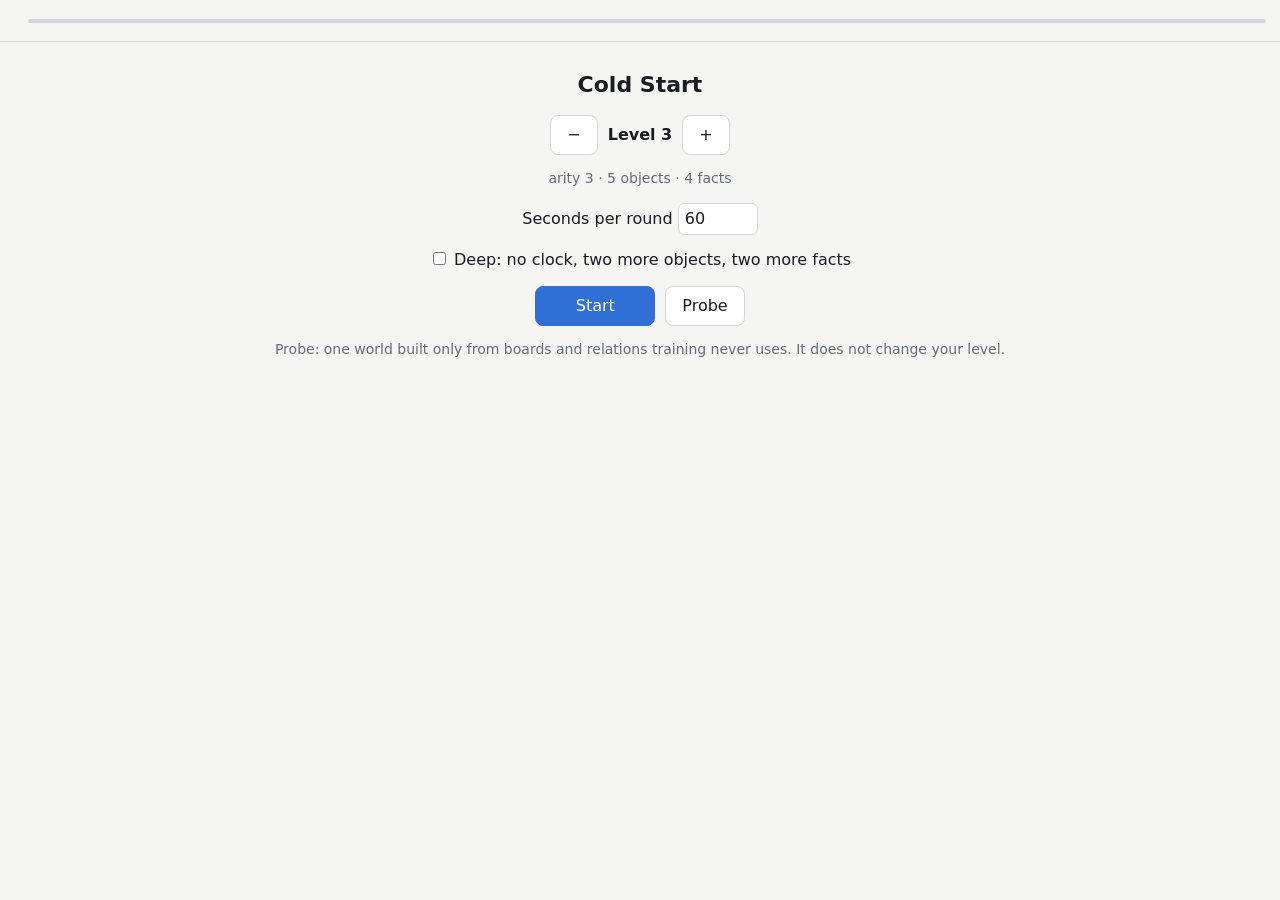
<file: coldstart/index.html>
<!doctype html>
<html lang="en">
<head>
<meta charset="utf-8">
<meta name="viewport" content="width=device-width,initial-scale=1">
<title>Cold Start</title>
<link rel="icon" href="data:,">
<style>
:root{--bg:#14161a;--fg:#e8e8ea;--mut:#8a8f98;--line:#2c3038;--card:#1c1f25;--acc:#6ea8fe;--ok:#4cc38a;--no:#f0616d}
@media (prefers-color-scheme:light){:root{--bg:#f5f5f3;--fg:#1a1c20;--mut:#676c75;--line:#d5d6da;--card:#fff;--acc:#2f6fd6;--ok:#1b8f58;--no:#cf3347}}
*{box-sizing:border-box}
body{margin:0;background:var(--bg);color:var(--fg);font:16px/1.4 system-ui,sans-serif}
#top{display:flex;gap:14px;align-items:center;padding:8px 14px;border-bottom:1px solid var(--line);font-size:14px;color:var(--mut);min-height:42px}
#clock{flex:1;height:4px;background:var(--line);border-radius:2px;overflow:hidden}
#clock i{display:block;height:100%;width:0;background:var(--acc)}
#end{display:none;padding:3px 10px;font-size:13px}
.run #end{display:block}
#stage{max-width:880px;margin:0 auto;padding:18px 14px 60px;display:flex;flex-direction:column;align-items:center;gap:14px}
h1{font-size:22px;margin:10px 0 0}
button{font:inherit;color:var(--fg);background:var(--card);border:1px solid var(--line);border-radius:8px;padding:8px 16px;cursor:pointer}
button.go{background:var(--acc);border-color:var(--acc);color:#fff;min-width:120px}
input[type=number]{font:inherit;width:5em;padding:4px 6px;border:1px solid var(--line);border-radius:6px;background:var(--card);color:var(--fg)}
.row{display:flex;gap:10px;align-items:center;flex-wrap:wrap;justify-content:center}
.cap{color:var(--mut);font-size:14px;text-align:center}
.big{font-size:40px;font-weight:600}
.facts{display:flex;flex-direction:column;gap:6px;align-items:flex-start}
.st{display:inline-flex;align-items:center;gap:5px;padding:4px 8px;border:1px solid var(--line);border-radius:8px;background:var(--card)}
.st.bad{border-color:var(--no)}
.gl{fill:var(--fg);margin-right:4px}
.tok{display:block;border-radius:5px}
.ok{color:var(--ok)}.no{color:var(--no)}
.ask{display:flex;align-items:center;gap:8px;font-size:22px}
.cards{display:flex;flex-wrap:wrap;gap:12px;justify-content:center}
.card{display:flex;flex-direction:column;align-items:center;gap:8px;padding:10px;border:1px solid var(--line);border-radius:10px}
.board{max-width:100%;height:auto}
.slot{fill:var(--card);stroke:var(--mut);stroke-width:1.5;cursor:pointer}
.edge{stroke:var(--mut);stroke-width:3;opacity:.6}
.arrow{fill:none;stroke:var(--acc);stroke-width:2.5}
.tray{display:flex;gap:8px;flex-wrap:wrap;justify-content:center;min-height:54px;margin-bottom:8px}
.tray button{padding:5px}
.tray button.sel{border-color:var(--acc);box-shadow:0 0 0 2px var(--acc)}
#b{display:flex;flex-direction:column;align-items:center}
#c{display:flex;flex-direction:column;gap:8px;align-items:flex-start}
.chips{display:inline-flex;gap:6px}
.chips button{padding:5px 12px}
.chips button.on{border-color:var(--acc);box-shadow:0 0 0 2px var(--acc)}
.hist{font-size:13px;color:var(--mut);text-align:center;line-height:1.7}
</style>
</head>
<body>
<div id="top"><span id="info"></span><div id="clock"><i></i></div><button id="end">End</button></div>
<div id="stage"></div>
<script src="engine.js"></script>
<script src="app.js"></script>
</body>
</html>
</file>
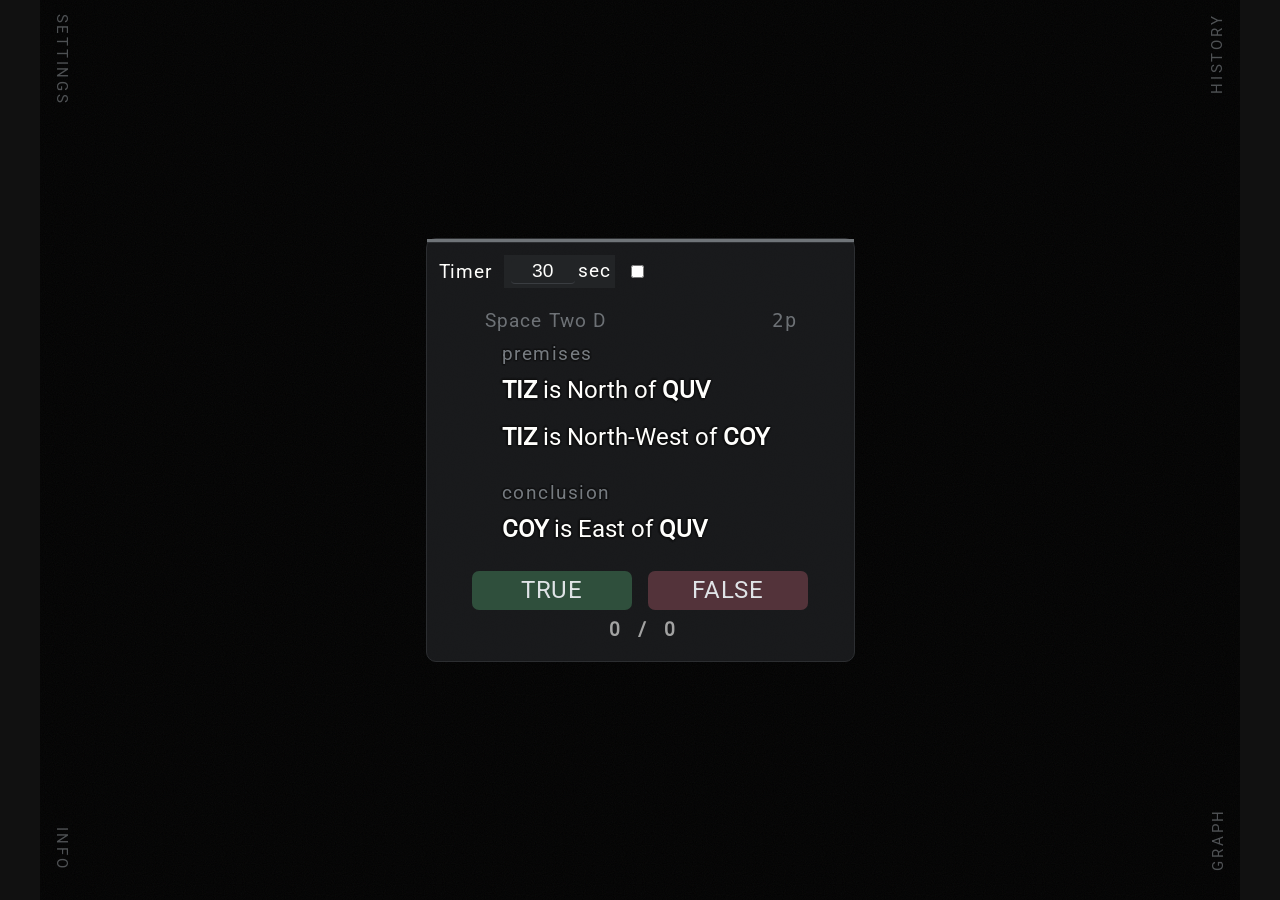
<file: Syllogimous-v3-main/index.html>
<!DOCTYPE html>
<html>
	<head>
		<meta charset="UTF-8">
		<title>Syllogimous Arity</title>
		<meta name="viewport" content="width=device-width, initial-scale=1.0">
		<!-- ios support -->
		<link rel="apple-touch-icon" href="icons/icon-72x72.png" />
		<link rel="apple-touch-icon" href="icons/icon-96x96.png" />
		<link rel="apple-touch-icon" href="icons/icon-128x128.png" />
		<link rel="apple-touch-icon" href="icons/icon-144x144.png" />
		<link rel="apple-touch-icon" href="icons/icon-152x152.png" />
		<link rel="apple-touch-icon" href="icons/icon-192x192.png" />
		<link rel="apple-touch-icon" href="icons/icon-384x384.png" />
		<link rel="apple-touch-icon" href="icons/icon-512x512.png" />
		<meta name="apple-mobile-web-app-status-bar" content="#2bdef9" />
		<meta name="theme-color" content="#2bdef9" />

		<link rel="icon" type="image/png" href="favicon.png">
		<link rel="stylesheet" href="css/codec.css">
		<link rel="stylesheet" href="fonts/cool/coolicons.css">
		<link rel="stylesheet" href="css/styles.css">
		<link rel="stylesheet" href="css/arity.css">
		<link rel="stylesheet" href="css/minimal.css">
		<link rel="stylesheet" href="css/explain.css">
		<style id="live-styles"></style>
	</head>
	<body>
		<div class="feedback feedback--wrong">
			<span>WRONG</span>
			<div class="line"></div>
			<div class="noise-bg"></div>
		</div>

		<div class="feedback feedback--missed">
			<span>MISSED</span>
			<div class="line"></div>
			<div class="noise-bg"></div>
		</div>

		<div class="feedback feedback--right">
			<span>RIGHT</span>
			<div class="line"></div>
			<div class="noise-bg"></div>
		</div>

		<div class="main-view">

			<input id="offcanvas-settings"
				   type="checkbox"
				   hidden>
			<div id="sidebar-settings" class="offcanvas offcanvas--left">
				<div class="offcanvas-body ffmono">
					<div style="direction: ltr;">
						<div class="mb-1"></div>
						<div class="mb-1">
							<span class="mb-05">Current Profile</span>
							<div class="profile-container">
							  <div class="profile-dropdown">
							    <input type="text" class="profile-input" id="profile-input" placeholder="">
							    <span class="profile-arrow" id="profile-arrow">▼</span>
							    <div class="profile-list" id="profile-list">
							    </div>
								</div>
								<div class="profile-plus" id="profile-plus">+</div>
								<div class="profile-share" id="profile-share"><span class="icon"><i class="ci-Share_iOS_Export"></i></span><span class="text">Share</span></div>
								<div class="profile-copied" id="profile-copied">URL copied to clipboard</div>
							</div>
						</div>
						<div class="set-sec">Difficulty</div>
						<div class="mb-2">
							<div class="inline-input__outer big-input">
								Global Premises
								<span class="inline-input__inner">
									<input id="p-5" type="number" min="1" max="100" value="2" style="width: 5ch">qty
								</span>
							</div>
						</div>
						<div class="mb-2">
							<div class="inline-input__outer big-input">
								Arity
								<div class="tooltip-container" tabindex="0">
									?
									<div class="tooltip-text">
										How many terms one premise<br>
										binds at once. Every relation<br>
										type and every answer format<br>
										has them.<br>
										<br>
										2: classic (A is left of B)<br>
										3: + "A is between B and C",<br>
										"A requires B or C",<br>
										"A is level with B or C"<br>
										4: + "A is left of B exactly<br>
										when C is left of D", "Exactly 2<br>
										of B, C and D are same as A",<br>
										"1 A and 2 B balance 3 C"<br>
										5: + "Exactly one of A, B and C<br>
										is between D and E", "Exactly<br>
										2 of B, C, D and E are left<br>
										of A"<br>
										<br>
										At 3+ the conclusion always<br>
										needs a top-arity premise<br>
										that can't be looked up in<br>
										pieces, and can't be reached<br>
										without it. The dial doesn't<br>
										change the time limit.<br>
										Analogy and Mapping stop at<br>
										4; the label shows the arity<br>
										an item really has.<br>
										<br>
										Difference, Intervals and<br>
										Perspective bring their own:<br>
										sums against sums, spans<br>
										between spans, and counts<br>
										and orders seen from one<br>
										term's point of view.<br>
									</div>
								</div>
								<span class="inline-input__inner">
									<select id="p-100" class="form-select ffmono">
										<option value="2">2 classic</option>
										<option value="3">3 ternary</option>
										<option value="4">4 quaternary</option>
										<option value="5">5 quinary</option>
									</select>
								</span>
							</div>
						</div>
						<div class="set-sec">Item modes</div>
						<div class="mb-1">
							<div class="ctrl__inner">
								<div>
									<input hidden id="p-113" type="checkbox">
									<label class="switch" for="p-113"></label>
								</div>
								<label for="p-113" style="max-width: 170px;">Interrogate</label>
								<div class="tooltip-container" tabindex="0">
									?
									<div class="tooltip-text">
										A true/false item tells you<br>
										which pair it cares about, so<br>
										one chain is all you ever<br>
										have to work out.<br>
										<br>
										Here it does not. You study<br>
										the premises, hide them, and<br>
										only then are asked several<br>
										things about different parts<br>
										of the arrangement. They do<br>
										not come back.<br>
										<br>
										Each answer is must be true,<br>
										can't be true, or can't tell,<br>
										so one arrangement that fits<br>
										is not enough — you need what<br>
										every arrangement that fits<br>
										agrees on.<br>
										<br>
										Each answer counts toward the<br>
										level: two of three right is<br>
										worth two thirds. Only a clean<br>
										sweep counts as right.<br>
										<br>
										The clock is the item's usual<br>
										one. It covers the study and<br>
										stops when you hide the<br>
										premises.<br>
									</div>
								</div>
							</div>
							<ul class="explainer">
								<li>Rides items built on the arity engine: every type at arity 3+, and Ring, Hierarchy, Mapping, Difference, Intervals and Perspective at any setting</li>
							</ul>
							<div class="multi-input">
								<span class="single-input">
									How often
									<span class="inline-premise-spinner"><input id="p-114" type="number" placeholder="" min="0" max="100" value="35" style="width: 5ch">%</span>
								</span>
								<span class="single-input">
									Questions
									<span class="inline-premise-spinner"><input id="p-115" type="number" placeholder="" min="2" max="6" value="3" style="width: 5ch">each</span>
								</span>
							</div>
						</div>
					<div class="mb-1">
							<div class="ctrl__inner">
								<div>
									<input hidden id="p-101" type="checkbox">
									<label class="switch" for="p-101"></label>
								</div>
								<label for="p-101" style="max-width: 170px;">Explain after a miss</label>
								<div class="tooltip-container" tabindex="0">
									?
									<div class="tooltip-text">
										After a wrong or timed-out<br>
										answer, show the premises<br>
										that settle it and the<br>
										hidden arrangement before<br>
										moving on.<br>
									</div>
								</div>
							</div>
						</div>
						<div class="set-sec">Progression</div>
						<div class="mb-1">
							<div class="ctrl__inner">
								<div>
									<input hidden id="p-41" type="checkbox">
									<label class="switch" for="p-41"></label>
								</div>
								<label for="p-41" style="max-width: 170px;">Enable Auto Progression</label>
								<div class="tooltip-container" tabindex="0">
									?
									<div class="tooltip-text">
										Every type has its own level<br>
										(premises and time) at each<br>
										arity.<br>
										<br>
										Up: a run of right answers in<br>
										a row (20) across everything,<br>
										each item at its own type's<br>
										level. One miss breaks it. The<br>
										types in the run that were<br>
										right 3+ times in a row at<br>
										their level go up.<br>
										<br>
										Down: 2 misses in a type's<br>
										last 8 items step that type<br>
										down, and only that type.<br>
										<br>
										Up adds a premise once the<br>
										time is within the budget per<br>
										premise; until then it takes<br>
										time off. Down adds time, then<br>
										drops a premise.<br>
										<br>
										Only applies when the<br>
										timer is active.<br>
									</div>
								</div>
								<span class="dropdown-settings">
									<a style="margin-left: 0.5rem;" id="progression-settings-button" class="settings-gear"><img src="img/gear-solid.svg" alt="Settings Icon" width="20" height="20"></a>
									<div id="progression-dropdown" class="dropdown">
										<div class="dropdown-item">
											Right in a row to level up
											<span class="inline-premise-spinner">
												<input id="p-49" type="number" placeholder="" value="20" min="5" max="50" style="width: 5ch">q
											</span>
										</div>
										<div class="dropdown-item">
											Time budget per premise
											<span class="inline-premise-spinner">
												<input id="p-42" type="number" placeholder="" value="10" min="1" max="60" style="width: 5ch">sec
											</span>
										</div>
										<div class="dropdown-item">
											Speed-up step
											<span class="inline-premise-spinner">
												<input id="p-68" type="number" placeholder="" value="5" min="1" max="50" style="width: 5ch">sec
											</span>
										</div>
										<div class="dropdown-item">
											Slow-down step
											<span class="inline-premise-spinner">
												<input id="p-69" type="number" placeholder="" value="5" min="1" max="50" style="width: 5ch">sec
											</span>
										</div>
									</div>
								</span>
							</div>
						</div>

						<div class="mb-2">
						  <div class="inline-input__outer">
								Progress Targets
								<div class="tooltip-container" tabindex="0">
								  ?
								  <div class="tooltip-text right">
										Set your daily and weekly<br>
										time targets for training.<br>
										Progress bars will show on<br>
										the sides of the screen.<br>
								  </div>
								</div>
						  </div>
						  <div class="multi-input">
								<span class="single-input">
								  Daily Target
								  <span class="inline-premise-spinner">
										<input id="p-63-optional" type="number" placeholder="" min="1" max="360" value="" style="width: 5ch">min
									</span>
								</span>
								<span class="single-input">
								  Weekly Target
								  <span class="inline-premise-spinner">
										<input id="p-64-optional" type="number" placeholder="" min="1" max="2500" value="" style="width: 6ch">min
									</span>
								</span>
						  </div>
						</div>

						<div class="set-sec">Stimuli</div>
						<div class="mb-1">
							<div class="ctrl__inner">
								<div>
									<input hidden id="p-20" type="checkbox" checked>
									<label class="switch" for="p-20"></label>
								</div>
								<label for="p-20">Use Nonsense Words</label>
							</div>
						</div>		
						<div class="mb-2" style="margin-left: 2rem;">
							<div class="inline-input__outer">
								Nonsense Word Length
								<span class="inline-input__inner">
									<input id="p-19" type="number" min="1" max="50" value="3" style="width: 5ch">
								</span>
							</div>
						</div>
						<div class="mb-1">
							<div class="ctrl__inner">
								<div>
									<input hidden id="p-27" type="checkbox">
									<label class="switch" for="p-27"></label>
								</div>
								<label for="p-27">Use Garbage Words</label>
							</div>
						</div>		
						<div class="mb-2" style="margin-left: 2rem;">
							<div class="inline-input__outer">
								Garbage Word Length
								<span class="inline-input__inner">
									<input id="p-26" type="number" min="1" max="50" value="3" style="width: 5ch">
								</span>
							</div>
						</div>
						<div class="mb-1">
							<div class="ctrl__inner">
								<div>
									<input hidden id="p-8" type="checkbox">
									<label class="switch" for="p-8"></label>
								</div>
								<label for="p-8">Use Meaningful Words</label>
							</div>							
						</div>								
						<div class="mb-2" style="margin-left: 2rem;">
							<div class="ctrl__outer">
								<div class="ctrl__inner">
									<div>
										<input hidden id="p-22" type="checkbox" checked>
										<label class="switch" for="p-22"></label>
									</div>
									<label for="p-22">Nouns</label>
								</div>
								<div class="ctrl__inner">
									<div>
										<input hidden id="p-23" type="checkbox">
										<label class="switch" for="p-23"></label>
									</div>
									<label for="p-23">Adjectives</label>
								</div>								
							</div>
						</div>
						<div class="mb-1">
							<div class="ctrl__inner">
								<div>
									<input hidden id="p-21" type="checkbox">
									<label class="switch" for="p-21"></label>
								</div>
								<label for="p-21">Use Emoji 🎉</label>
							</div>
						</div>
						<div class="mb-1">
							<div class="ctrl__inner">
								<div>
									<input hidden id="p-28" type="checkbox">
									<label class="switch" for="p-28"></label>
								</div>
								<label for="p-28">Use Voronoi Emoji <svg class="junk" width="50" height="50"><use xlink:href="#junk-0"></use></svg></label>
							</div>
						</div>
						<div class="mb-1">
							<div class="ctrl__inner">
								<div>
									<input hidden id="p-38" type="checkbox">
									<label class="switch" for="p-38"></label>
								</div>
								<label for="p-38">Use Visual Noise</label>
								<span class="inline-premise-spinner">
									<input id="p-39" type="number" placeholder="" value="5" min="1" max="25" style="width: 5ch">split
								</span>
							</div>
						</div>
						<div class="set-sec">Premises</div>
						<div class="mb-1">
							<div class="inline-input__outer">
								Scramble Factor
								<span class="inline-premise-spinner">
									<input id="p-31" type="number" placeholder="" min="0" max="100" value="" style="width: 6ch">%
								</span>
								<div class="tooltip-container" tabindex="0">
									?
									<div class="tooltip-text right">
										How much to scramble premises.<br>
										<br>
										100% scrambles the most.<br>
										Neighboring premises are rare.<br>
										<br>
										0% scrambles nothing (easy mode).<br>
										<br>
										Anything in between will try to<br>
										keep a percentage of premises<br>
										next to each other, unscrambled.<br>
									</div>
								</div>
							</div>
						</div>
						<div class="mb-1">
							<div class="ctrl__inner">
								<div>
									<input hidden id="p-32" type="checkbox" checked>
									<label class="switch" for="p-32"></label>
								</div>
								<label for="p-32">Enable Connection Branching</label>
								<div class="tooltip-container" tabindex="0">
									?
									<div class="tooltip-text right">
										Form of anti-strategy for space,<br>
										distinction and 180° modes.<br>
										Allows a word to appear in<br>
										more than 2 premises, creating<br>
										a branching structure such that<br>
										<br>
										A &lt;relation&gt; B<br>
										A &lt;relation&gt; C<br>
										A &lt;relation&gt; D<br>
										<br>
										is possible, where A appears in<br>
										3 premises, rather than 2.<br>
										<br>
										Leave on if unsure (default).
									</div>
								</div>
							</div>
						</div>
						<div class="mb-1">
							<div class="ctrl__inner">
								<div>
									<input hidden id="p-46" type="checkbox">
									<label class="switch" for="p-46"></label>
								</div>
								<label for="p-46">Spoiler Conclusion</label>
							</div>
						</div>
						<div class="set-sec">Relation types</div>
						<div class="set-sub">Order and space</div>
						<div class="mb-1">
							<div class="ctrl__inner">
								<div>
									<input hidden id="p-6" type="checkbox" checked>
									<label class="switch" for="p-6"></label>
								</div>
								<label for="p-6">Enable Space 2D</label>
							</div>
							<ul class="explainer">
								<li>A is at South-West of B</li>
							</ul>
							<div class="multi-input">
								<span class="single-input">
									Premises
									<span class="inline-premise-spinner"><input id="p-6-premises" type="number" placeholder="" min="1" max="100" value="" style="width: 5ch">ps</span>
								</span>
								<span class="single-input">
									Time
									<span class="inline-premise-spinner"><input id="p-6-time" type="number" placeholder="" min="1" max="600" value="" style="width: 5ch">sec</span>
								</span>
								<span class="single-input">
									Priority
									<span class="inline-premise-spinner"><input id="p-59" type="number" placeholder="" min="1" max="9999" value="100" style="width: 6ch">%</span>
								</span>
							</div>
						</div>
						<div class="mb-1">
							<div class="ctrl__inner">
								<div>
									<input hidden id="p-12" type="checkbox">
									<label class="switch" for="p-12"></label>
								</div>
								<label for="p-12">Enable Space 3D</label>
							</div>
							<ul class="explainer">
								<li>A is at Above and North-West of B</li>
							</ul>
							<div class="multi-input">
								<span class="single-input">
									Premises
									<span class="inline-premise-spinner"><input id="p-12-premises" type="number" placeholder="" min="1" max="100" value="" style="width: 5ch">ps</span>
								</span>
								<span class="single-input">
									Time
									<span class="inline-premise-spinner"><input id="p-12-time" type="number" placeholder="" min="1" max="600" value="" style="width: 5ch">sec</span>
								</span>
								<span class="single-input">
									Priority
									<span class="inline-premise-spinner"><input id="p-60" type="number" placeholder="" min="1" max="9999" value="100" style="width: 6ch">%</span>
								</span>
							</div>
						</div>
						<div class="mb-1">
							<div class="ctrl__inner">
								<div>
									<input hidden id="p-124" type="checkbox">
									<label class="switch" for="p-124"></label>
								</div>
								<label for="p-124">Enable Perspective</label>
							</div>
							<ul class="explainer">
								<li>B is ahead and to the left of A (as A faces)</li>
								<li>A faces a quarter turn right of B</li>
							</ul>
							<div class="multi-input">
								<span class="single-input">
									Premises
									<span class="inline-premise-spinner"><input id="p-124-premises" type="number" placeholder="" min="1" max="100" value="" style="width: 5ch">ps</span>
								</span>
								<span class="single-input">
									Time
									<span class="inline-premise-spinner"><input id="p-124-time" type="number" placeholder="" min="1" max="600" value="" style="width: 5ch">sec</span>
								</span>
								<span class="single-input">
									Priority
									<span class="inline-premise-spinner"><input id="p-125" type="number" placeholder="" min="1" max="9999" value="100" style="width: 6ch">%</span>
								</span>
							</div>
						</div>
						<div class="mb-1">
							<div class="ctrl__inner">
								<div>
									<input hidden id="p-122" type="checkbox">
									<label class="switch" for="p-122"></label>
								</div>
								<label for="p-122">Enable Intervals</label>
							</div>
							<ul class="explainer">
								<li>A overlaps the start of B</li>
								<li>A lies within B</li>
							</ul>
							<div class="multi-input">
								<span class="single-input">
									Premises
									<span class="inline-premise-spinner"><input id="p-122-premises" type="number" placeholder="" min="1" max="100" value="" style="width: 5ch">ps</span>
								</span>
								<span class="single-input">
									Time
									<span class="inline-premise-spinner"><input id="p-122-time" type="number" placeholder="" min="1" max="600" value="" style="width: 5ch">sec</span>
								</span>
								<span class="single-input">
									Priority
									<span class="inline-premise-spinner"><input id="p-123" type="number" placeholder="" min="1" max="9999" value="100" style="width: 6ch">%</span>
								</span>
							</div>
						</div>
						<div class="mb-1">
							<div class="ctrl__inner">
								<div>
									<input hidden id="p-105" type="checkbox">
									<label class="switch" for="p-105"></label>
								</div>
								<label for="p-105">Enable Ring</label>
							</div>
							<ul class="explainer">
								<li>Going clockwise from A, B comes before C</li>
								<li>A circle has no first or last, so the smallest premise that says anything binds three</li>
							</ul>
							<div class="multi-input">
								<span class="single-input">
									Premises
									<span class="inline-premise-spinner"><input id="p-105-premises" type="number" placeholder="" min="1" max="100" value="" style="width: 5ch">ps</span>
								</span>
								<span class="single-input">
									Time
									<span class="inline-premise-spinner"><input id="p-105-time" type="number" placeholder="" min="1" max="600" value="" style="width: 5ch">sec</span>
								</span>
								<span class="single-input">
									Priority
									<span class="inline-premise-spinner"><input id="p-106" type="number" placeholder="" min="1" max="9999" value="100" style="width: 6ch">%</span>
								</span>
							</div>
						</div>
						<div class="mb-1">
							<div class="ctrl__inner">
								<div>
									<input hidden id="p-102" type="checkbox">
									<label class="switch" for="p-102"></label>
								</div>
								<label for="p-102">Enable Mapping</label>
								<span class="tooltip-container" tabindex="0">?
									<div class="tooltip-text right">
										Two sets with the same<br>
										layout; the second may be<br>
										turned or mirrored and is<br>
										described through different<br>
										pairs. Match by role in the<br>
										whole layout, not by the<br>
										compass words or the order<br>
										of the premises. Time x2.<br>
									</div>
								</span>
							</div>
							<ul class="explainer">
								<li>A has the same place as X</li>
							</ul>
							<div class="multi-input">
								<span class="single-input">
									Premises
									<span class="inline-premise-spinner"><input id="p-102-premises" type="number" placeholder="" min="1" max="100" value="" style="width: 5ch">ps</span>
								</span>
								<span class="single-input">
									Time
									<span class="inline-premise-spinner"><input id="p-102-time" type="number" placeholder="" min="1" max="600" value="" style="width: 5ch">sec</span>
								</span>
								<span class="single-input">
									Priority
									<span class="inline-premise-spinner"><input id="p-103" type="number" placeholder="" min="1" max="9999" value="100" style="width: 6ch">%</span>
								</span>
							</div>
						</div>
						<div class="set-sub">Quantity</div>
						<div class="mb-1">
							<div class="ctrl__inner">
								<div>
									<input hidden id="p-76" type="checkbox">
									<label class="switch" for="p-76"></label>
								</div>
								<label for="p-76">Enable Balance</label>
							</div>
							<ul class="explainer">
								<li>1 A balances 3 B (A weighs 3 times B)</li>
								<li>Asks: do p A balance q D?</li>
							</ul>
							<div class="multi-input">
								<span class="single-input">
									Premises
									<span class="inline-premise-spinner"><input id="p-76-premises" type="number" placeholder="" min="1" max="100" value="" style="width: 5ch">ps</span>
								</span>
								<span class="single-input">
									Time
									<span class="inline-premise-spinner"><input id="p-76-time" type="number" placeholder="" min="1" max="600" value="" style="width: 5ch">sec</span>
								</span>
								<span class="single-input">
									Priority
									<span class="inline-premise-spinner"><input id="p-77" type="number" placeholder="" min="1" max="9999" value="100" style="width: 6ch">%</span>
								</span>
							</div>
						</div>
						<div class="mb-1">
							<div class="ctrl__inner">
								<div>
									<input hidden id="p-120" type="checkbox">
									<label class="switch" for="p-120"></label>
								</div>
								<label for="p-120">Enable Difference</label>
							</div>
							<ul class="explainer">
								<li>A is 3 more than B</li>
								<li>A and B together are 4 more than C</li>
							</ul>
							<div class="multi-input">
								<span class="single-input">
									Premises
									<span class="inline-premise-spinner"><input id="p-120-premises" type="number" placeholder="" min="1" max="100" value="" style="width: 5ch">ps</span>
								</span>
								<span class="single-input">
									Time
									<span class="inline-premise-spinner"><input id="p-120-time" type="number" placeholder="" min="1" max="600" value="" style="width: 5ch">sec</span>
								</span>
								<span class="single-input">
									Priority
									<span class="inline-premise-spinner"><input id="p-121" type="number" placeholder="" min="1" max="9999" value="100" style="width: 6ch">%</span>
								</span>
							</div>
						</div>
						<div class="set-sub">Logic and structure</div>
						<div class="mb-1">
							<div class="ctrl__inner">
								<div>
									<input hidden id="p-1" type="checkbox" checked>
									<label class="switch" for="p-1"></label>
								</div>
								<label for="p-1">Enable Distinction</label>
							</div>
							<ul class="explainer">
								<li>A is the same as B</li>
								<li>A is opposite to B</li>
							</ul>
							<div class="multi-input">
								<span class="single-input">
									Premises
									<span class="inline-premise-spinner"><input id="p-1-premises" type="number" placeholder="" min="1" max="100" value="" style="width: 5ch">ps</span>
								</span>
								<span class="single-input">
									Time
									<span class="inline-premise-spinner"><input id="p-1-time" type="number" placeholder="" min="1" max="600" value="" style="width: 5ch">sec</span>
								</span>
								<span class="single-input">
									Priority
									<span class="inline-premise-spinner"><input id="p-53" type="number" placeholder="" min="1" max="9999" value="100" style="width: 6ch">%</span>
								</span>
							</div>
						</div>
						<div class="mb-1">
							<div class="ctrl__inner">
								<div>
									<input hidden id="p-72" type="checkbox">
									<label class="switch" for="p-72"></label>
								</div>
								<label for="p-72">Enable Requirement</label>
							</div>
							<ul class="explainer">
								<li>A requires B (A can only work if B works)</li>
								<li>B is required by A</li>
								<li>Asks: if one fails or works, must the other?</li>
							</ul>
							<div class="multi-input">
								<span class="single-input">
									Premises
									<span class="inline-premise-spinner"><input id="p-72-premises" type="number" placeholder="" min="1" max="100" value="" style="width: 5ch">ps</span>
								</span>
								<span class="single-input">
									Time
									<span class="inline-premise-spinner"><input id="p-72-time" type="number" placeholder="" min="1" max="600" value="" style="width: 5ch">sec</span>
								</span>
								<span class="single-input">
									Priority
									<span class="inline-premise-spinner"><input id="p-73" type="number" placeholder="" min="1" max="9999" value="100" style="width: 6ch">%</span>
								</span>
							</div>
						</div>
						<div class="mb-1">
							<div class="ctrl__inner">
								<div>
									<input hidden id="p-74" type="checkbox">
									<label class="switch" for="p-74"></label>
								</div>
								<label for="p-74">Enable Contexts</label>
							</div>
							<ul class="explainer">
								<li>Under X: A is same as B</li>
								<li>Under Y: A is opposite of B</li>
								<li>Unmarked premises hold in both contexts</li>
							</ul>
							<div class="multi-input">
								<span class="single-input">
									Premises
									<span class="inline-premise-spinner"><input id="p-74-premises" type="number" placeholder="" min="1" max="100" value="" style="width: 5ch">ps</span>
								</span>
								<span class="single-input">
									Time
									<span class="inline-premise-spinner"><input id="p-74-time" type="number" placeholder="" min="1" max="600" value="" style="width: 5ch">sec</span>
								</span>
								<span class="single-input">
									Priority
									<span class="inline-premise-spinner"><input id="p-75" type="number" placeholder="" min="1" max="9999" value="100" style="width: 6ch">%</span>
								</span>
							</div>
						</div>
						<div class="mb-1">
							<div class="ctrl__inner">
								<div>
									<input hidden id="p-107" type="checkbox">
									<label class="switch" for="p-107"></label>
								</div>
								<label for="p-107">Enable Hierarchy</label>
							</div>
							<ul class="explainer">
								<li>A is the lowest one over both B and C</li>
								<li>Two things need not be related at all &mdash; the third answer is "neither"</li>
							</ul>
							<div class="multi-input">
								<span class="single-input">
									Premises
									<span class="inline-premise-spinner"><input id="p-107-premises" type="number" placeholder="" min="1" max="100" value="" style="width: 5ch">ps</span>
								</span>
								<span class="single-input">
									Time
									<span class="inline-premise-spinner"><input id="p-107-time" type="number" placeholder="" min="1" max="600" value="" style="width: 5ch">sec</span>
								</span>
								<span class="single-input">
									Priority
									<span class="inline-premise-spinner"><input id="p-108" type="number" placeholder="" min="1" max="9999" value="100" style="width: 6ch">%</span>
								</span>
							</div>
						</div>
						<div class="set-sec">Answer formats</div>
						<div class="set-note">They use whichever of Space 2D, Space 3D, Distinction, Requirement, Contexts and Balance are on.</div>
						<div class="mb-1">
							<div class="ctrl__inner">
								<div>
									<input hidden id="p-82" type="checkbox">
									<label class="switch" for="p-82"></label>
								</div>
								<label for="p-82">Enable Name the relation</label>
							</div>
							<ul class="explainer">
								<li>What is X to Y? Pick the relation, or "can't tell"</li>
							</ul>
							<div class="multi-input">
								<span class="single-input">
									Premises
									<span class="inline-premise-spinner"><input id="p-82-premises" type="number" placeholder="" min="1" max="100" value="" style="width: 5ch">ps</span>
								</span>
								<span class="single-input">
									Time
									<span class="inline-premise-spinner"><input id="p-82-time" type="number" placeholder="" min="1" max="600" value="" style="width: 5ch">sec</span>
								</span>
								<span class="single-input">
									Priority
									<span class="inline-premise-spinner"><input id="p-83" type="number" placeholder="" min="1" max="9999" value="100" style="width: 6ch">%</span>
								</span>
							</div>
						</div>
						<div class="mb-1">
							<div class="ctrl__inner">
								<div>
									<input hidden id="p-86" type="checkbox">
									<label class="switch" for="p-86"></label>
								</div>
								<label for="p-86">Enable Missing link</label>
							</div>
							<ul class="explainer">
								<li>A premise was removed. Type one that makes every listed fact true (free response)</li>
								<li>Any premise that works is accepted</li>
							</ul>
							<div class="multi-input">
								<span class="single-input">
									Premises
									<span class="inline-premise-spinner"><input id="p-86-premises" type="number" placeholder="" min="1" max="100" value="" style="width: 5ch">ps</span>
								</span>
								<span class="single-input">
									Time
									<span class="inline-premise-spinner"><input id="p-86-time" type="number" placeholder="" min="1" max="600" value="" style="width: 5ch">sec</span>
								</span>
								<span class="single-input">
									Priority
									<span class="inline-premise-spinner"><input id="p-87" type="number" placeholder="" min="1" max="9999" value="100" style="width: 6ch">%</span>
								</span>
							</div>
						</div>
						<div class="mb-1">
							<div class="ctrl__inner">
								<div>
									<input hidden id="p-88" type="checkbox">
									<label class="switch" for="p-88"></label>
								</div>
								<label for="p-88">Enable Repair</label>
							</div>
							<ul class="explainer">
								<li>The premises contradict. Type a rewrite of one premise that makes them consistent (free response)</li>
								<li>Any fix that works is accepted</li>
							</ul>
							<div class="multi-input">
								<span class="single-input">
									Premises
									<span class="inline-premise-spinner"><input id="p-88-premises" type="number" placeholder="" min="1" max="100" value="" style="width: 5ch">ps</span>
								</span>
								<span class="single-input">
									Time
									<span class="inline-premise-spinner"><input id="p-88-time" type="number" placeholder="" min="1" max="600" value="" style="width: 5ch">sec</span>
								</span>
								<span class="single-input">
									Priority
									<span class="inline-premise-spinner"><input id="p-89" type="number" placeholder="" min="1" max="9999" value="100" style="width: 6ch">%</span>
								</span>
							</div>
						</div>
						<div class="mb-1">
							<div class="ctrl__inner">
								<div>
									<input hidden id="p-90" type="checkbox">
									<label class="switch" for="p-90"></label>
								</div>
								<label for="p-90">Only answer formats (no TRUE/FALSE items)</label>
							</div>
						</div>
						<div class="set-sec">Appearance</div>
						<div class="mb-2">
							<div class="inline-input__outer">
								Image
								<span class="inline-input__inner">
								  <input type="file" id="image-upload" onchange="handleImageChange(event)" accept="image/*">
								</span>
							</div>
							<button onclick="clearBackgroundImage()" style="float:right;">Clear Image</button>
						</div>
						<div class="mb-1">
							<div class="ctrl__inner">
								<div class="inline-input__outer">
									<span>Color</span>
									<span class="inline-input__inner">
									  <input type="text" id="color-input" placeholder="Enter color (e.g. #ff0000)" value="#161F30CC" oninput="handleColorChange(event)" style="width: 11ch"></input>
									</span>
								</div>
								<div>
									<input hidden id="p-dark-mode" type="checkbox" checked onchange="handleDarkModeChange(event)">
									<label class="switch" for="p-dark-mode"></label>
								</div>
								<label for="p-dark-mode">Dark Mode</label>
							</div>
						</div>
						<div class="mb-2 ux-customize">
							<div class="ctrl__inner">
								<span>SFX</span>
								<select id="p-sfx" class='select-item' onchange="handleSfxChange(event)">
							    <option value="none">None</option>
							    <option value="sfx1">Game-like</option>
							    <option value="sfx2">Zen</option>
								</select>
							</div>
							<div class="ctrl__inner">
								<div>
									<input hidden id="p-fast-ui" type="checkbox" onchange="handleFastUiChange(event)">
									<label class="switch" for="p-fast-ui"></label>
								</div>
								<label for="p-fast-ui">Fast UI</label>
								<span class="tooltip-container" tabindex="0">?
									<div class="tooltip-text right">
										Removes feedback animation,<br>
										and disables true/false<br>
										button swapping.<br>
									</div>
								</span>
							</div>
						</div>
						<div class="folder" onclick="toggleExperimentalFolder()">
							<span id="experimental-folder-arrow" class="folder-arrow">▶</span><span>Experimental</span>
						</div>
						<div id="experimental-folder-content" class="folder-content">
							<div class="mb-1">
								<div class="ctrl__inner">
									<div>
										<input hidden id="p-66" type="checkbox">
										<label class="switch" for="p-66"></label>
									</div>
									<label for="p-66">Wide Premises</label>
								</div>
							</div>
						</div>
						<div class="folder" onclick="toggleLegacyFolder()">
							<span id="legacy-folder-arrow" class="folder-arrow">▶</span><span>Legacy Options</span>
						</div>
						<div id="legacy-folder-content" class="legacy-folder-content">
							<div class="mb-1">
								<div class="ctrl__inner">
									<div>
										<input hidden id="p-3" type="checkbox" checked>
										<label class="switch" for="p-3"></label>
									</div>
									<span>Enable Syllogism</span>
								</div>
								<ul class="explainer">
									<li>All A is B</li>
									<li>Some A is B</li>
								</ul>
								<div class="multi-input">
									<span class="single-input">
										Premises
										<span class="inline-premise-spinner"><input id="p-3-premises" type="number" placeholder="" min="1" max="100" value="" style="width: 5ch">ps</span>
									</span>
									<span class="single-input">
										Time
										<span class="inline-premise-spinner"><input id="p-3-time" type="number" placeholder="" min="1" max="600" value="" style="width: 5ch">sec</span>
									</span>
									<span class="single-input">
										Priority
										<span class="inline-premise-spinner"><input id="p-58" type="number" placeholder="" min="1" max="9999" value="100" style="width: 6ch">%</span>
									</span>
								</div>
							</div>
							<div class="mb-1">
								<div class="ctrl__inner">
									<div>
										<input hidden id="p-4" type="checkbox">
										<label class="switch" for="p-4"></label>
									</div>
									<span>Enable Analogy</span>
								</div>
								<ul class="explainer">
									<li>A is to B as B is to C</li>
								</ul>
								<div class="mb-1" style="margin-left: 2rem;">
									<div class="ctrl__inner">
										<div>
											<input hidden id="p-14" type="checkbox">
											<label class="switch" for="p-14"></label>
										</div>
										<span>Only Analogy</span>
									</div>
								</div>
								<div class="multi-input">
									<span class="single-input">
										Premise Offset
										<span class="inline-premise-spinner"><input id="p-4-premises" type="number" placeholder="" min="-100" max="100" value="" style="width: 5ch">ps</span>
									</span>
									<span class="single-input">
										Time Offset
										<span class="inline-premise-spinner"><input id="p-4-time" type="number" placeholder="" min="-600" max="600" value="" style="width: 5ch">sec</span>
									</span>
									<div class="tooltip-container" tabindex="0">
										?
										<div class="tooltip-text right">
											Shifts the underlying question's<br>
											premise/timer count. Try -1
										</div>
									</div>
								</div>
							</div>
							<div class="mb-1">
								<div class="ctrl__inner">
									<div>
										<input hidden id="p-11" type="checkbox">
										<label class="switch" for="p-11"></label>
									</div>
									<span>Enable Negation</span>
								</div>
								<ul class="explainer">
									<li>Invert the <span class="is-negated">Red</span> text</li>
									<li><span class="is-negated">Is</span> = Is not</li>
									<li><span class="is-negated">All</span> = No</li>
								</ul>
							</div>
							<div class="mb-2" style="margin-left: 2rem;">
								<div class="ctrl__inner">
									<div>
										<input hidden id="p-18" type="checkbox">
										<label class="switch" for="p-18"></label>
									</div>
									<span>Remove Negation Explainer</span>
								</div>
							</div>
							<div class="mb-1">
								<div class="ctrl__inner">
									<div>
										<input hidden id="p-16" type="checkbox">
										<label class="switch" for="p-16"></label>
									</div>
									<span>Enable Meta</span>
								</div>
								<ul class="explainer">
									<li>A is (C to D) of B</li>
								</ul>
							</div>
							<div class="mb-1">
								<div class="ctrl__inner mb-05">
									<div>
										<input hidden id="p-43" type="checkbox">
										<label class="switch" for="p-43"></label>
									</div>
									<span>Enable Anchor Space</span>
									<span class="tooltip-container" tabindex="0">?
										<div class="tooltip-text right">
											Space 2D, but a diamond space<br>
											starts out filled in with:<br>
											<div class='anchor-explanation'>
												<span id='svg-0'></span>
												<span id='svg-2'></span><span id='svg-1'></span>
												<span id='svg-3'></span>
											</div>
											This is called the anchor,<br>
											and all relations are built<br>
											off it.
										</div>
									</span>
								</div>
								<div class="multi-input">
									<span class="single-input">
										Premises
										<span class="inline-premise-spinner"><input id="p-44-premises" type="number" placeholder="" min="1" max="100" value="" style="width: 5ch">ps</span>
									</span>
									<span class="single-input">
										Time
										<span class="inline-premise-spinner"><input id="p-45-time" type="number" placeholder="" min="1" max="600" value="" style="width: 5ch">sec</span>
									</span>
									<span class="single-input">
										Priority
										<span class="inline-premise-spinner"><input id="p-62" type="number" placeholder="" min="1" max="9999" value="100" style="width: 6ch">%</span>
									</span>
								</div>
							</div>
							<div class="mb-05">Transforms:</div>
							<div class="mb-1">
								<div class="multi-input">
									<span class="single-input">
										2D
										<span class="inline-premise-spinner"><input id="p-29" type="number" placeholder="" min="0" max="10" value="" style="width: 5ch">lvl</span>
									</span>
									<span class="single-input">
										3D
										<span class="inline-premise-spinner"><input id="p-30" type="number" placeholder="" min="0" max="10" value="" style="width: 5ch">lvl</span>
									</span>
									<span class="single-input">
										Space-Time
										<span class="inline-premise-spinner"><input id="p-33" type="number" placeholder="" min="0" max="10" value="" style="width: 5ch">lvl</span>
									</span>
								</div>
							</div>
							<div class="ctrl__inner mb-05">
								<div>
									<input hidden id="p-35" type="checkbox" checked>
									<label class="switch" for="p-35"></label>
								</div>
								<span>Mirror</span>
								<div class="tooltip-container" tabindex="0">
									?
									<div class="tooltip-text shift-right">
									Flips a word across another word,<br>
									but only along one dimension (X/Y/Z).<br>
									<br>
									A is Y-mirrored across B<br>
									<br>
									Means to shift A up/down until<br>
									it's fully mirrored across the<br>
									X-axis of B.<br>
									</div>
								</div>
								<div>
									<input hidden id="p-36" type="checkbox" checked>
									<label class="switch" for="p-36"></label>
								</div>
								<span>Scale</span>
								<div class="tooltip-container" tabindex="0">
									?
									<div class="tooltip-text shift-left">
										Shifts a word 2x away<br>
										from another word, but only<br>
										along one dimension (X/Y/Z).<br>
										<br>
										A is X-scaled 2x from B<br>
										<br>
										Means to shift A left/right<br>
										until it doubles its<br>
										X distance from B.<br>
									</div>
								</div>
							</div>
							<div class="ctrl__inner mb-05">
								<div>
									<input hidden id="p-34" type="checkbox" checked>
									<label class="switch" for="p-34"></label>
								</div>
								<span>Set X/Y/Z</span>
								<div class="tooltip-container" tabindex="0">
									?
									<div class="tooltip-text">
										Moves a word so it lines up<br>
										with the X/Y/Z of the another<br>
										word.<br>
									</div>
								</div>
								<div>
									<input hidden id="p-37" type="checkbox">
									<label class="switch" for="p-37"></label>
								</div>
								<span>Rotate</span>
								<div class="tooltip-container" tabindex="0">
									?
									<div class="tooltip-text shift-left-left">
										Rotates a word clockwise or<br>
										counterclockwise around another<br>
										word.<br>
										<br>
										In 3D mode, the word will<br>
										need to rotate around the axis<br>
										of the pivot word. For example,<br>
										<br>
										A is XY-rotated 90°↻ around B<br>
										<br>
										means that you find the Z-axis<br>
										of B, and rotate A around that.<br>
										(A will stay within the XY-plane)<br>
									</div>
								</div>
							</div>
							<div class="ctrl__inner mb-1">
								<div>
									<input hidden id="p-40" type="checkbox">
									<label class="switch" for="p-40"></label>
								</div>
								<span>Interleave Mode</span>
								<div class="tooltip-container" tabindex="0">
									?
									<div class="tooltip-text shift-left">
									Transformations will be inserted<br>
									in between premises, rather than<br>
									only at the end. Requires 2+<br>
									transforms to apply.<br>
									</div>
								</div>
							</div>
							<div class="mb-1">
								<div class="ctrl__inner">
									<div>
										<input hidden id="p-9" type="checkbox">
										<label class="switch" for="p-9"></label>
									</div>
									<span>Enable Carousel Mode</span>
								</div>
								<p class="explainer">
									See only one word at time.
								</p>
							</div>
							<div class="mb-1">
								<div class="ctrl__inner">
									<div>
										<input hidden id="p-7" type="checkbox">
										<label class="switch" for="p-7"></label>
									</div>
									<span>Enable Binary</span>
								</div>
								<ul class="explainer">
									<li>A is the same as B</li>
									<li>OR</li>
									<li>C is at North-West of D</li>
								</ul>
								<div class="mb-1" style="margin-left: 2rem;">
									<div class="ctrl__inner">
										<div>
											<input hidden id="p-15" type="checkbox">
											<label class="switch" for="p-15"></label>
										</div>
										<span>Only Binary</span>
									</div>
								</div>
								<div class="multi-input">
									<span class="single-input">
										Premises
										<span class="inline-premise-spinner"><input id="p-7-premises" type="number" placeholder="" min="1" max="100" value="" style="width: 4ch">ps</span>
									</span>
									<span class="single-input shrink">
										Time
										<span class="inline-premise-spinner"><input id="p-7-time" type="number" placeholder="" min="1" max="600" value="" style="width: 5ch">sec</span>
									</span>
									<span class="single-input grow">
										<div>
											<span>Operators</span>
											<div class="tooltip-container" tabindex="0">
												?
												<div class="tooltip-text right">
													Number of binary<br>
													operators to<br>
													use in the conclusion
												</div>
											</div>
										</div>
										<span class="inline-premise-spinner"><input id="p-17" type="number" min="1" value="1" max="10" style="width: 5ch">lvl</span>
									</span>
								</div>
							</div>
						</div>
						<div class="mb-1">
							<button id="reset-app" onclick="resetApp()">Reset App</button>
							<ul class="explainer">
								<li>Resets score, history and settings</li>
							</ul>
						</div>
					</div>
				</div>
				<div class="offcanvas-side">
					<label class="offcanvas-close" for="offcanvas-settings">✕</label>
				</div>
			</div>
			<input id="offcanvas-history"
				   type="checkbox"
				   hidden>
			<div id="sidebar-history" class="offcanvas offcanvas--right">
				<div class="offcanvas-side">
					<label class="offcanvas-close" for="offcanvas-history">✕</label>
				</div>
				<div class="offcanvas-body ffmono hql-frame">
					<div>Total answer time: <span id="total-display"></span></div>
					<div>Avg answer time: <span id="average-display"></span></div>
					<div>Avg correct answer time: <span id="average-correct-display"></span></div>
					<div>% of answers correct: <span id="percent-correct-display"></span></div>
					<div id="history-list" class="hql"></div>
					<button onclick="clearHistory()">Clear Session</button>
				</div>
			</div>
			<input id="offcanvas-credits"
				   type="checkbox"
				   hidden>
			<div id="sidebar-credits" class="offcanvas offcanvas--left">
				<div class="offcanvas-side">
					<label class="offcanvas-close" for="offcanvas-credits">✕</label>
				</div>
				<div class="offcanvas-body ffmono">
					<div style="direction: ltr;">
						<div class="mb-2">
							<div class="explainer">
								<h4>Keyboard Shortcuts:</h4>
								<div class="shortcuts">
								<p class="keyboard-shortcut"><span>Space</span><span>Toggle Timer</span></p>
								<p class="keyboard-shortcut"><span>←, 1, j</span><span>Answer True</span></p>
								<p class="keyboard-shortcut"><span>→, 2, k</span><span>Answer False</span></p>
								<p class="keyboard-shortcut"><span>h</span><span>Open History</span></p>
								<p class="keyboard-shortcut"><span>a</span><span>Prev (Carousel)</span></p>
								<p class="keyboard-shortcut"><span>d</span><span>Next (Carousel)</span></p>
								</div>
							</div>
						</div>
						<hr class="divider"/>
						<div class="inline-input__outer">
							Reference
						</div>
						<ul class="explainer">
							<li><a href="https://braintrain.dev/">braintrain.dev</a> - Online brain training community.</li>
						</ul>
						<ul class="explainer">
							<li><a href="https://www.linkedin.com/in/f3d3r1c07r0774/">Fredo</a> - Original creator of Syllogimous. This app is a modified version of their work.</li>
						</ul>
					</div>
				</div>
			</div>
			<label class="open metal-gear" for="offcanvas-settings"><span class="sidebar-button settings-label"></span></label>
			<label class="open metal-gear" for="offcanvas-history"><span class="sidebar-button history-label"></span></label>
			<label class="open metal-gear" for="offcanvas-credits"><span class="sidebar-button credits-label"></span></label>
			<label id="graph-label" class="open metal-gear" for="offcanvas-graph"><span class="sidebar-button graph-label"></span></label>

			<div class="background-image"></div>

			<div class="overlay"></div>

			<div id="game-area" class="game-area">
				<div class="timer-wrap">
					<div class="timer">
						<div class="custom-time-info"></div>
						<div class="timer__bar" style="width: 100%"></div>
						<div class="inline-input__outer" style="position: absolute; top: 0; transform: translate(12px, 12px);">
							Timer
							<span class="inline-input__inner">
								<input id="timer-input" type="number" min="1" value="30" style="width: 6ch">sec
							</span>
							<input id="timer-toggle" type="checkbox">
						</div>
					</div>
				</div>

				<span id="spoiler-area">
				<div class="game-display">
					<div class="carousel">
						<div class="carousel_display">
							<div class="carousel_display_label-wrapper">
								<div class="bracket-lip-top-left"></div>
								<div class="border-left"></div>
								<div class="bracket-lip-bottom-left"></div>
								<div class="bracket-lip-top-right"></div>
								<div class="border-right"></div>
								<div class="bracket-lip-bottom-right"></div>
								<h2>
									<span class="carousel_display_label_type"></span>
									<span class="carousel_display_label_progress"></span>
								</h2>
								<div class="carousel_display_text"></div>
							</div>
						</div>
						<div class="carousel_controls">
							<button id="carousel-back" disabled>Back</button>
							<button id="carousel-next">Next</button>
						</div>
					</div>

					<div class="display-outer">
						<div class="display-inner">
							<div class="bracket-lip-top-left"></div>
							<div class="border-left"></div>
							<div class="bracket-lip-bottom-left"></div>
							<div class="bracket-lip-top-right"></div>
							<div class="border-right"></div>
							<div class="bracket-lip-bottom-right"></div>
							<h2>
								<span class="display_label_type"></span>
								<span class="display_label_level"></span>
							</h2>
							<div class="display_text"></div>
						</div>
					</div>
				</div>

				<div class="confirmation-buttons">
					<button id="true-button" class="confirmation-true" onclick="checkIfTrue()" tabindex="-1">TRUE</button>
					<button id="false-button" class="confirmation-false" onclick="checkIfFalse()" tabindex="-1">FALSE</button>
				</div>

				<div class="level-wrapper">
					<div class="level">
						<div class="bracket-lip-top-left"></div>
						<div class="border-left"></div>
						<div class="bracket-lip-bottom-left"></div>
						<div class="bracket-lip-top-right"></div>
						<div class="border-right"></div>
						<div class="bracket-lip-bottom-right"></div>
						<h3 class="score"><span class="correctly-answered">0</span> / <span class="next-level">0</span></h3>
					</div>
				</div>
				<div id="progress-tracker" class="progress-tracker"></div
				</span>
			</div>

			<div id="daily-progress-container" class="progress-container">
				<div class="progress-bar-vertical">
					<div class="progress-content">
						<div class="progress-label">DAILY</div>
						<div class="progress-value"></div>
					</div>
				</div>
				<div class="progress-fill" style="height: 0%;"></div>
			</div>
			<div id="weekly-progress-container" class="progress-container">
				<div class="progress-bar-vertical">
					<div class="progress-content">
						<div class="progress-label">WEEKLY</div>
						<div class="progress-value"></div>
					</div>
				</div>
				<div class="progress-fill" style="height: 0%;"></div>
			</div>
		</div>

		<div id="graph-popup" class="graph-popup">
			<div class="graph-controls">
				<button id="graph-select-time" class="graph-select selected">Time Spent</button>
				<button id="graph-select-score" class="graph-select">Avg Correct Times</button>
				<button id="graph-select-time-per-premise" class="graph-select">Premise Speed</button>
				<button id="graph-select-count" class="graph-select">Total Answered</button>
			</div>
			<div id="graph-popup-time" class="graph-popup-content visible"><canvas id="graph-canvas-time"></canvas></div>
			<div id="graph-popup-count" class="graph-popup-content"><canvas id="graph-canvas-count"></canvas></div>
			<div id="graph-popup-time-per-premise" class="graph-popup-content"><canvas id="graph-canvas-time-per-premise"></canvas></div>
			<div id="graph-popup-score" class="graph-popup-content"><canvas id="graph-canvas-score"></canvas></div>
			<div class="graph-end-controls">
				<div>* Only timed questions are displayed</div>
				<button id="graph-close-popup" class="graph-close-popup">Close</button>
			</div>
		</div>

		<div id="error-popup" class="error-popup">
			<div class="error-popup-content">
				<p id="error-message"></p>
				<button id="error-close-popup" class="error-close-popup">Close</button>
				<textarea id="error-stack" readonly></textarea>
			</div>
		</div>

		<span id="svg-holder">
<svg style="display: none;">
<defs>
<symbol id="junk-0" xmlns="http://www.w3.org/2000/svg" viewbox="0 0 50 50"><polygon points="0,50 0,0 24,0 20,29 11,50 0,50" fill="hsl(0, 22%, 14%)" /><polygon points="50,0 50,50 38,50 20,29 24,0 50,0" fill="hsl(160, 45%, 57%)" /><polygon points="11,50 20,29 38,50 11,50" fill="hsl(220, 50%, 58%)" /></symbol>
<symbol id="junk-1" xmlns="http://www.w3.org/2000/svg" viewbox="0 0 50 50"><polygon points="50,0 50,50 45,50 27,0 50,0" fill="hsl(0, 22%, 42%)" /><polygon points="0,50 0,13 12,13 33,50 0,50" fill="hsl(65, 50%, 80%)" /><polygon points="0,0 21,0 12,13 0,13 0,0" fill="hsl(220, 50%, 82%)" /><polygon points="21,0 27,0 45,50 33,50 12,13 21,0" fill="hsl(295, 24%, 44%)" /></symbol>
<symbol id="junk-2" xmlns="http://www.w3.org/2000/svg" viewbox="0 0 50 50"><polygon points="32,37 15,50 9,50 25,14 28,18 32,37" fill="hsl(0, 22%, 92%)" /><polygon points="50,0 50,33 28,18 25,14 23,0 50,0" fill="hsl(45, 49%, 57%)" /><polygon points="50,49 32,37 28,18 50,33 50,49" fill="hsl(70, 26%, 94%)" /><polygon points="15,50 32,37 50,49 50,50 15,50" fill="hsl(237, 47%, 55%)" /><polygon points="0,50 0,0 23,0 25,14 9,50 0,50" fill="hsl(280, 26%, 93%)" /></symbol>
<symbol id="junk-3" xmlns="http://www.w3.org/2000/svg" viewbox="0 0 50 50"><polygon points="50,50 28,50 28,28 50,15 50,50" fill="hsl(0, 41%, 79%)" /><polygon points="0,50 0,30 28,28 28,50 0,50" fill="hsl(40, 36%, 79%)" /><polygon points="0,0 50,0 50,15 28,28 0,30 0,0" fill="hsl(90, 74%, 45%)" /></symbol>
<symbol id="junk-4" xmlns="http://www.w3.org/2000/svg" viewbox="0 0 50 50"><polygon points="50,0 50,12 22,18 12,13 12,0 50,0" fill="hsl(0, 42%, 10%)" /><polygon points="0,50 0,16 12,13 22,18 2,50 0,50" fill="hsl(65, 93%, 59%)" /><polygon points="50,50 2,50 22,18 50,12 50,50" fill="hsl(170, 42%, 10%)" /><polygon points="0,0 12,0 12,13 0,16 0,0" fill="hsl(250, 98%, 58%)" /></symbol>
<symbol id="junk-5" xmlns="http://www.w3.org/2000/svg" viewbox="0 0 50 50"><polygon points="50,50 15,50 36,29 50,28 50,50" fill="hsl(0, 42%, 42%)" /><polygon points="32,0 29,16 6,19 15,0 32,0" fill="hsl(30, 97%, 81%)" /><polygon points="0,50 0,25 6,19 29,16 36,29 15,50 0,50" fill="hsl(50, 45%, 42%)" /><polygon points="50,0 50,28 36,29 29,16 32,0 50,0" fill="hsl(65, 93%, 83%)" /><polygon points="0,0 15,0 6,19 0,25 0,0" fill="hsl(90, 84%, 40%)" /></symbol>
<symbol id="junk-6" xmlns="http://www.w3.org/2000/svg" viewbox="0 0 50 50"><polygon points="0,0 15,0 16,23 10,31 0,30 0,0" fill="hsl(0, 46%, 45%)" /><polygon points="0,50 0,30 10,31 23,41 28,50 0,50" fill="hsl(55, 25%, 83%)" /><polygon points="50,0 50,50 28,50 23,41 39,9 46,0 50,0" fill="hsl(260, 49%, 43%)" /><polygon points="16,23 39,9 23,41 10,31 16,23" fill="hsl(310, 26%, 79%)" /><polygon points="46,0 39,9 16,23 15,0 46,0" fill="hsl(60, 49%, 43%)" /></symbol>
<symbol id="junk-7" xmlns="http://www.w3.org/2000/svg" viewbox="0 0 50 50"><polygon points="50,50 0,50 0,20 50,20 50,50" fill="hsl(0, 46%, 66%)" /><polygon points="0,0 50,0 50,20 0,20 0,0" fill="hsl(60, 49%, 69%)" /></symbol>
<symbol id="junk-8" xmlns="http://www.w3.org/2000/svg" viewbox="0 0 50 50"><polygon points="50,24 0,6 0,0 50,0 50,24" fill="hsl(0, 48%, 57%)" /><polygon points="50,50 25,50 50,29 50,50" fill="hsl(30, 8%, 10%)" /><polygon points="0,6 50,24 50,29 25,50 0,50 0,6" fill="hsl(50, 52%, 62%)" /></symbol>
<symbol id="junk-9" xmlns="http://www.w3.org/2000/svg" viewbox="0 0 50 50"><polygon points="0,0 45,0 42,4 28,19 0,19 0,0" fill="hsl(0, 48%, 94%)" /><polygon points="0,50 0,19 28,19 28,50 0,50" fill="hsl(30, 8%, 55%)" /><polygon points="50,0 50,50 42,50 42,4 45,0 50,0" fill="hsl(50, 52%, 90%)" /><polygon points="28,50 28,19 42,4 42,50 28,50" fill="hsl(65, 12%, 51%)" /></symbol>
<symbol id="junk-10" xmlns="http://www.w3.org/2000/svg" viewbox="0 0 50 50"><polygon points="50,0 50,17 20,22 9,0 50,0" fill="hsl(0, 55%, 34%)" /><polygon points="50,50 26,50 20,22 50,17 50,50" fill="hsl(65, 97%, 74%)" /><polygon points="0,50 0,0 9,0 20,22 26,50 0,50" fill="hsl(170, 58%, 29%)" /></symbol>
<symbol id="junk-11" xmlns="http://www.w3.org/2000/svg" viewbox="0 0 50 50"><polygon points="0,0 50,0 50,8 36,24 0,42 0,0" fill="hsl(0, 55%, 57%)" /><polygon points="0,50 0,42 36,24 30,50 0,50" fill="hsl(30, 99%, 92%)" /><polygon points="50,50 30,50 36,24 50,8 50,50" fill="hsl(50, 53%, 57%)" /></symbol>
<symbol id="junk-12" xmlns="http://www.w3.org/2000/svg" viewbox="0 0 50 50"><polygon points="0,10 40,0 50,0 50,14 0,36 0,10" fill="hsl(0, 55%, 81%)" /><polygon points="50,50 0,50 0,36 50,14 50,50" fill="hsl(30, 99%, 40%)" /><polygon points="40,0 0,10 0,0 40,0" fill="hsl(50, 53%, 82%)" /></symbol>
<symbol id="junk-13" xmlns="http://www.w3.org/2000/svg" viewbox="0 0 50 50"><polygon points="50,50 4,50 15,36 30,26 50,38 50,50" fill="hsl(0, 55%, 92%)" /><polygon points="0,50 0,0 13,0 15,36 4,50 0,50" fill="hsl(55, 102%, 56%)" /><polygon points="50,0 50,4 34,19 13,0 50,0" fill="hsl(115, 47%, 67%)" /><polygon points="13,0 34,19 30,26 15,36 13,0 13,0" fill="hsl(200, 103%, 57%)" /><polygon points="50,38 30,26 34,19 50,4 50,38" fill="hsl(260, 55%, 92%)" /></symbol>
<symbol id="junk-14" xmlns="http://www.w3.org/2000/svg" viewbox="0 0 50 50"><polygon points="0,50 0,0 12,0 24,26 6,50 0,50" fill="hsl(0, 65%, 70%)" /><polygon points="50,50 6,50 24,26 50,41 50,50" fill="hsl(50, 68%, 65%)" /><polygon points="50,0 50,41 24,26 12,0 50,0" fill="hsl(170, 67%, 64%)" /></symbol>
<symbol id="junk-15" xmlns="http://www.w3.org/2000/svg" viewbox="0 0 50 50"><polygon points="50,50 0,50 0,30 20,25 50,43 50,50" fill="hsl(0, 78%, 59%)" /><polygon points="0,0 48,0 20,25 0,30 0,0" fill="hsl(55, 68%, 10%)" /><polygon points="50,0 50,43 20,25 48,0 50,0" fill="hsl(180, 68%, 14%)" /></symbol>
<symbol id="junk-16" xmlns="http://www.w3.org/2000/svg" viewbox="0 0 50 50"><polygon points="50,50 1,50 21,35 50,21 50,50" fill="hsl(0, 78%, 69%)" /><polygon points="50,0 50,21 21,35 28,0 50,0" fill="hsl(40, 74%, 68%)" /><polygon points="0,50 0,0 28,0 21,35 1,50 0,50" fill="hsl(160, 67%, 23%)" /></symbol>
<symbol id="junk-17" xmlns="http://www.w3.org/2000/svg" viewbox="0 0 50 50"><polygon points="50,50 35,50 2,16 50,22 50,50" fill="hsl(0, 78%, 79%)" /><polygon points="0,50 0,14 2,16 35,50 0,50" fill="hsl(55, 68%, 33%)" /><polygon points="0,0 50,0 50,22 2,16 0,14 0,0" fill="hsl(180, 68%, 34%)" /></symbol>
<symbol id="junk-18" xmlns="http://www.w3.org/2000/svg" viewbox="0 0 50 50"><polygon points="50,50 22,50 22,50 44,23 50,19 50,50" fill="hsl(0, 82%, 34%)" /><polygon points="0,50 0,0 11,0 27,16 22,50 22,50 0,50" fill="hsl(30, 41%, 78%)" /><polygon points="27,16 44,23 22,50 27,16" fill="hsl(50, 87%, 30%)" /><polygon points="50,0 50,19 44,23 27,16 11,0 50,0" fill="hsl(65, 39%, 77%)" /></symbol>
<symbol id="junk-19" xmlns="http://www.w3.org/2000/svg" viewbox="0 0 50 50"><polygon points="0,0 35,0 27,33 0,13 0,0" fill="hsl(0, 82%, 90%)" /><polygon points="50,0 50,50 39,50 27,33 35,0 50,0" fill="hsl(45, 37%, 52%)" /><polygon points="0,50 0,13 27,33 39,50 0,50" fill="hsl(70, 82%, 94%)" /></symbol>
<symbol id="junk-20" xmlns="http://www.w3.org/2000/svg" viewbox="0 0 50 50"><polygon points="50,0 50,20 30,16 24,0 50,0" fill="hsl(0, 98%, 13%)" /><polygon points="24,0 30,16 21,18 14,0 24,0" fill="hsl(40, 94%, 12%)" /><polygon points="0,0 14,0 21,18 0,33 0,0" fill="hsl(160, 41%, 60%)" /><polygon points="50,50 0,50 0,33 21,18 30,16 50,20 50,50" fill="hsl(200, 40%, 61%)" /></symbol>
<symbol id="junk-21" xmlns="http://www.w3.org/2000/svg" viewbox="0 0 50 50"><polygon points="0,50 0,0 28,0 31,8 45,50 0,50" fill="hsl(0, 98%, 80%)" /><polygon points="50,0 50,50 45,50 31,8 28,0 50,0" fill="hsl(55, 41%, 29%)" /></symbol>
<symbol id="junk-22" xmlns="http://www.w3.org/2000/svg" viewbox="0 0 50 50"><polygon points="0,50 0,0 21,0 24,27 18,50 0,50" fill="hsl(10, 10%, 65%)" /><polygon points="50,0 50,16 24,27 21,0 50,0" fill="hsl(100, 98%, 61%)" /><polygon points="50,50 18,50 24,27 50,16 50,50" fill="hsl(180, 13%, 0%)" /></symbol>
<symbol id="junk-23" xmlns="http://www.w3.org/2000/svg" viewbox="0 0 50 50"><polygon points="50,0 50,32 21,22 13,0 50,0" fill="hsl(10, 23%, 10%)" /><polygon points="50,50 0,50 0,27 21,22 50,32 50,50" fill="hsl(237, 26%, 13%)" /><polygon points="0,0 13,0 21,22 0,27 0,0" fill="hsl(20, 48%, 56%)" /></symbol>
<symbol id="junk-24" xmlns="http://www.w3.org/2000/svg" viewbox="0 0 50 50"><polygon points="0,50 0,29 18,43 18,50 0,50" fill="hsl(10, 23%, 22%)" /><polygon points="50,50 18,50 18,43 50,18 50,50" fill="hsl(65, 24%, 21%)" /><polygon points="0,0 50,0 50,18 18,43 0,29 0,0" fill="hsl(237, 26%, 24%)" /></symbol>
<symbol id="junk-25" xmlns="http://www.w3.org/2000/svg" viewbox="0 0 50 50"><polygon points="0,0 40,0 18,24 11,28 0,24 0,0" fill="hsl(10, 23%, 56%)" /><polygon points="50,0 50,50 33,50 18,24 40,0 50,0" fill="hsl(45, 24%, 54%)" /><polygon points="0,50 0,24 11,28 17,50 0,50" fill="hsl(200, 25%, 57%)" /><polygon points="17,50 11,28 18,24 33,50 17,50" fill="hsl(237, 26%, 53%)" /></symbol>
<symbol id="junk-26" xmlns="http://www.w3.org/2000/svg" viewbox="0 0 50 50"><polygon points="50,0 50,44 10,21 17,0 50,0" fill="hsl(10, 23%, 68%)" /><polygon points="50,50 0,50 0,24 10,21 50,44 50,50" fill="hsl(55, 25%, 69%)" /><polygon points="0,0 17,0 10,21 0,24 0,0" fill="hsl(237, 26%, 67%)" /></symbol>
<symbol id="junk-27" xmlns="http://www.w3.org/2000/svg" viewbox="0 0 50 50"><polygon points="5,50 18,32 36,24 38,24 40,50 5,50" fill="hsl(10, 38%, 10%)" /><polygon points="50,50 40,50 38,24 50,19 50,50" fill="hsl(100, 70%, 79%)" /><polygon points="50,0 50,19 38,24 36,24 18,0 50,0" fill="hsl(160, 38%, 10%)" /><polygon points="18,32 7,0 18,0 36,24 18,32" fill="hsl(20, 84%, 61%)" /><polygon points="0,50 0,0 7,0 18,32 5,50 0,50" fill="hsl(50, 87%, 60%)" /></symbol>
<symbol id="junk-28" xmlns="http://www.w3.org/2000/svg" viewbox="0 0 50 50"><polygon points="50,0 50,50 46,50 25,23 36,0 50,0" fill="hsl(10, 45%, 34%)" /><polygon points="0,50 0,14 25,23 46,50 0,50" fill="hsl(60, 93%, 76%)" /><polygon points="0,0 36,0 25,23 0,14 0,0" fill="hsl(130, 53%, 65%)" /></symbol>
<symbol id="junk-29" xmlns="http://www.w3.org/2000/svg" viewbox="0 0 50 50"><polygon points="50,50 33,50 11,23 50,6 50,50" fill="hsl(10, 45%, 45%)" /><polygon points="0,0 50,0 50,6 11,23 0,19 0,0" fill="hsl(60, 93%, 83%)" /><polygon points="0,50 0,19 11,23 33,50 0,50" fill="hsl(130, 53%, 59%)" /></symbol>
<symbol id="junk-30" xmlns="http://www.w3.org/2000/svg" viewbox="0 0 50 50"><polygon points="0,0 4,0 11,21 0,25 0,0" fill="hsl(10, 49%, 33%)" /><polygon points="50,50 0,50 0,25 11,21 18,20 50,46 50,50" fill="hsl(40, 25%, 75%)" /><polygon points="21,0 18,20 11,21 4,0 21,0" fill="hsl(55, 50%, 33%)" /><polygon points="50,0 50,46 18,20 21,0 50,0" fill="hsl(70, 26%, 75%)" /></symbol>
<symbol id="junk-31" xmlns="http://www.w3.org/2000/svg" viewbox="0 0 50 50"><polygon points="0,0 50,0 50,24 0,2 0,0" fill="hsl(10, 49%, 42%)" /><polygon points="50,35 32,37 0,12 0,2 50,24 50,35" fill="hsl(55, 50%, 0%)" /><polygon points="50,50 33,50 32,37 50,35 50,50" fill="hsl(170, 27%, 80%)" /><polygon points="0,50 0,12 32,37 33,50 0,50" fill="hsl(180, 46%, 44%)" /></symbol>
<symbol id="junk-32" xmlns="http://www.w3.org/2000/svg" viewbox="0 0 50 50"><polygon points="50,9 8,50 0,50 0,41 29,0 50,0 50,9" fill="hsl(10, 49%, 79%)" /><polygon points="8,50 50,9 50,50 8,50" fill="hsl(70, 26%, 41%)" /><polygon points="0,0 29,0 0,41 0,0" fill="hsl(230, 25%, 40%)" /></symbol>
<symbol id="junk-33" xmlns="http://www.w3.org/2000/svg" viewbox="0 0 50 50"><polygon points="0,50 0,19 13,16 29,50 0,50" fill="hsl(10, 69%, 13%)" /><polygon points="50,50 29,50 13,16 16,13 30,16 50,32 50,50" fill="hsl(60, 76%, 56%)" /><polygon points="50,0 50,32 30,16 36,0 50,0" fill="hsl(190, 73%, 58%)" /><polygon points="36,0 30,16 16,13 18,0 36,0" fill="hsl(250, 68%, 15%)" /><polygon points="0,0 18,0 16,13 13,16 0,19 0,0" fill="hsl(305, 72%, 61%)" /></symbol>
<symbol id="junk-34" xmlns="http://www.w3.org/2000/svg" viewbox="0 0 50 50"><polygon points="50,50 5,50 30,20 50,18 50,50" fill="hsl(10, 69%, 42%)" /><polygon points="0,50 0,17 30,20 5,50 0,50" fill="hsl(60, 76%, 82%)" /><polygon points="0,0 50,0 50,18 30,20 0,17 0,0" fill="hsl(190, 73%, 80%)" /></symbol>
<symbol id="junk-35" xmlns="http://www.w3.org/2000/svg" viewbox="0 0 50 50"><polygon points="0,50 0,20 22,16 24,18 24,50 0,50" fill="hsl(10, 69%, 58%)" /><polygon points="50,50 24,50 24,18 50,18 50,50" fill="hsl(60, 76%, 14%)" /><polygon points="50,0 50,18 24,18 22,16 22,0 50,0" fill="hsl(190, 73%, 10%)" /><polygon points="0,0 22,0 22,16 0,20 0,0" fill="hsl(250, 68%, 100%)" /></symbol>
<symbol id="junk-36" xmlns="http://www.w3.org/2000/svg" viewbox="0 0 50 50"><polygon points="50,0 50,28 22,23 21,21 26,0 50,0" fill="hsl(10, 69%, 94%)" /><polygon points="50,50 0,50 0,31 22,23 50,28 50,50" fill="hsl(70, 77%, 51%)" /><polygon points="0,0 14,0 21,21 22,23 0,31 0,0" fill="hsl(230, 76%, 52%)" /><polygon points="26,0 21,21 14,0 26,0" fill="hsl(300, 68%, 93%)" /></symbol>
<symbol id="junk-37" xmlns="http://www.w3.org/2000/svg" viewbox="0 0 50 50"><polygon points="50,50 0,50 0,49 23,26 50,14 50,50" fill="hsl(10, 76%, 53%)" /><polygon points="0,23 23,26 0,49 0,23" fill="hsl(70, 68%, 94%)" /><polygon points="0,0 50,0 50,14 23,26 0,23 0,0" fill="hsl(180, 76%, 52%)" /></symbol>
<symbol id="junk-38" xmlns="http://www.w3.org/2000/svg" viewbox="0 0 50 50"><polygon points="0,50 0,16 23,50 0,50" fill="hsl(10, 76%, 58%)" /><polygon points="16,0 45,50 23,50 0,16 0,0 16,0" fill="hsl(60, 70%, 10%)" /><polygon points="45,50 16,0 50,0 50,50 45,50" fill="hsl(130, 42%, 91%)" /></symbol>
<symbol id="junk-39" xmlns="http://www.w3.org/2000/svg" viewbox="0 0 50 50"><polygon points="50,50 12,50 20,33 50,33 50,50" fill="hsl(10, 76%, 81%)" /><polygon points="50,0 50,19 20,19 13,0 50,0" fill="hsl(70, 68%, 45%)" /><polygon points="50,33 20,33 20,19 50,19 50,33" fill="hsl(180, 76%, 80%)" /><polygon points="0,50 0,0 13,0 20,19 20,33 12,50 0,50" fill="hsl(260, 71%, 44%)" /></symbol>
<symbol id="junk-40" xmlns="http://www.w3.org/2000/svg" viewbox="0 0 50 50"><polygon points="0,0 16,0 19,16 19,16 0,20 0,0" fill="hsl(10, 87%, 53%)" /><polygon points="50,0 50,50 43,50 19,16 19,16 48,0 50,0" fill="hsl(55, 86%, 53%)" /><polygon points="48,0 19,16 16,0 48,0" fill="hsl(100, 55%, 56%)" /><polygon points="0,50 0,20 19,16 43,50 0,50" fill="hsl(180, 84%, 56%)" /></symbol>
<symbol id="junk-41" xmlns="http://www.w3.org/2000/svg" viewbox="0 0 50 50"><polygon points="50,0 50,40 46,39 14,20 14,0 50,0" fill="hsl(10, 87%, 67%)" /><polygon points="0,0 14,0 14,20 0,20 0,0" fill="hsl(65, 87%, 67%)" /><polygon points="0,20 14,20 46,39 0,39 0,20" fill="hsl(160, 86%, 68%)" /><polygon points="50,50 0,50 0,39 46,39 50,40 50,50" fill="hsl(237, 87%, 68%)" /></symbol>
<symbol id="junk-42" xmlns="http://www.w3.org/2000/svg" viewbox="0 0 50 50"><polygon points="23,50 28,29 38,17 41,50 23,50" fill="hsl(10, 95%, 34%)" /><polygon points="0,50 0,32 28,29 23,50 0,50" fill="hsl(65, 93%, 30%)" /><polygon points="50,0 50,50 41,50 38,17 46,0 50,0" fill="hsl(160, 92%, 32%)" /><polygon points="0,0 46,0 38,17 28,29 0,32 0,0" fill="hsl(237, 97%, 30%)" /></symbol>
<symbol id="junk-43" xmlns="http://www.w3.org/2000/svg" viewbox="0 0 50 50"><polygon points="50,0 50,23 37,25 9,5 5,0 50,0" fill="hsl(10, 98%, 20%)" /><polygon points="50,50 27,50 28,37 37,25 50,23 50,50" fill="hsl(60, 52%, 68%)" /><polygon points="28,37 9,5 37,25 28,37" fill="hsl(130, 73%, 43%)" /><polygon points="0,50 0,0 5,0 9,5 28,37 27,50 0,50" fill="hsl(210, 57%, 66%)" /></symbol>
<symbol id="junk-44" xmlns="http://www.w3.org/2000/svg" viewbox="0 0 50 50"><polygon points="50,0 50,31 36,27 32,0 50,0" fill="hsl(10, 98%, 60%)" /><polygon points="0,50 0,0 16,0 11,41 5,50 0,50" fill="hsl(65, 97%, 58%)" /><polygon points="32,0 36,27 11,41 16,0 32,0" fill="hsl(160, 100%, 58%)" /><polygon points="50,50 5,50 11,41 36,27 50,31 50,50" fill="hsl(237, 99%, 57%)" /></symbol>
<symbol id="junk-45" xmlns="http://www.w3.org/2000/svg" viewbox="0 0 50 50"><polygon points="50,50 43,50 44,39 50,35 50,50" fill="hsl(10, 98%, 69%)" /><polygon points="0,0 50,0 50,35 44,39 0,40 0,0" fill="hsl(55, 102%, 70%)" /><polygon points="0,50 0,40 44,39 43,50 0,50" fill="hsl(100, 96%, 83%)" /></symbol>
<symbol id="junk-46" xmlns="http://www.w3.org/2000/svg" viewbox="0 0 50 50"><polygon points="50,50 29,50 30,26 50,8 50,50" fill="hsl(20, 38%, 30%)" /><polygon points="0,50 0,18 30,26 29,50 0,50" fill="hsl(80, 83%, 76%)" /><polygon points="0,0 50,0 50,8 30,26 0,18 0,0" fill="hsl(190, 40%, 34%)" /></symbol>
<symbol id="junk-47" xmlns="http://www.w3.org/2000/svg" viewbox="0 0 50 50"><polygon points="0,0 18,0 7,27 4,33 0,36 0,0" fill="hsl(20, 38%, 70%)" /><polygon points="50,0 50,5 7,27 18,0 50,0" fill="hsl(50, 39%, 68%)" /><polygon points="50,29 4,33 7,27 50,5 50,29" fill="hsl(70, 39%, 100%)" /><polygon points="50,50 0,50 0,36 4,33 50,29 50,50" fill="hsl(210, 36%, 67%)" /></symbol>
<symbol id="junk-48" xmlns="http://www.w3.org/2000/svg" viewbox="0 0 50 50"><polygon points="50,50 0,50 0,17 50,46 50,50" fill="hsl(20, 38%, 80%)" /><polygon points="50,46 0,17 0,0 50,0 50,46" fill="hsl(115, 75%, 39%)" /></symbol>
<symbol id="junk-49" xmlns="http://www.w3.org/2000/svg" viewbox="0 0 50 50"><polygon points="44,50 27,0 50,0 50,50 44,50" fill="hsl(20, 44%, 31%)" /><polygon points="0,50 0,23 43,50 0,50" fill="hsl(65, 93%, 78%)" /><polygon points="27,0 44,50 43,50 0,23 0,0 27,0" fill="hsl(145, 85%, 80%)" /></symbol>
<symbol id="junk-50" xmlns="http://www.w3.org/2000/svg" viewbox="0 0 50 50"><polygon points="23,50 38,0 50,0 50,50 23,50" fill="hsl(20, 44%, 52%)" /><polygon points="0,50 0,0 38,0 23,50 0,50" fill="hsl(80, 95%, 92%)" /></symbol>
<symbol id="junk-51" xmlns="http://www.w3.org/2000/svg" viewbox="0 0 50 50"><polygon points="50,0 50,50 35,50 18,11 16,0 50,0" fill="hsl(20, 44%, 69%)" /><polygon points="0,50 0,0 16,0 18,11 5,50 0,50" fill="hsl(55, 94%, 20%)" /><polygon points="5,50 18,11 35,50 5,50" fill="hsl(90, 84%, 67%)" /></symbol>
<symbol id="junk-52" xmlns="http://www.w3.org/2000/svg" viewbox="0 0 50 50"><polygon points="0,0 50,0 50,33 9,14 0,5 0,0" fill="hsl(20, 48%, 24%)" /><polygon points="50,50 24,50 9,14 50,33 50,50" fill="hsl(60, 49%, 22%)" /><polygon points="0,50 0,5 9,14 24,50 0,50" fill="hsl(115, 69%, 42%)" /></symbol>
<symbol id="junk-53" xmlns="http://www.w3.org/2000/svg" viewbox="0 0 50 50"><polygon points="50,50 0,50 0,27 13,27 50,37 50,50" fill="hsl(20, 48%, 40%)" /><polygon points="0,0 13,0 13,27 0,27 0,0" fill="hsl(65, 24%, 82%)" /><polygon points="50,0 50,37 13,27 13,0 50,0" fill="hsl(145, 70%, 58%)" /></symbol>
<symbol id="junk-54" xmlns="http://www.w3.org/2000/svg" viewbox="0 0 50 50"><polygon points="0,50 0,17 27,17 45,50 0,50" fill="hsl(20, 48%, 66%)" /><polygon points="0,0 27,0 27,17 0,17 0,0" fill="hsl(70, 46%, 66%)" /><polygon points="50,0 50,50 45,50 27,17 27,0 50,0" fill="hsl(170, 47%, 66%)" /></symbol>
<symbol id="junk-55" xmlns="http://www.w3.org/2000/svg" viewbox="0 0 50 50"><polygon points="0,50 0,0 17,0 33,22 1,50 0,50" fill="hsl(20, 48%, 90%)" /><polygon points="50,0 50,12 33,22 17,0 50,0" fill="hsl(115, 69%, 80%)" /><polygon points="50,50 1,50 33,22 50,12 50,50" fill="hsl(170, 47%, 92%)" /></symbol>
<symbol id="junk-56" xmlns="http://www.w3.org/2000/svg" viewbox="0 0 50 50"><polygon points="0,50 0,29 32,19 38,23 37,35 18,50 0,50" fill="hsl(20, 49%, 20%)" /><polygon points="50,0 50,22 38,23 32,19 38,0 50,0" fill="hsl(60, 48%, 21%)" /><polygon points="50,38 37,35 38,23 50,22 50,38" fill="hsl(115, 51%, 89%)" /><polygon points="50,50 18,50 37,35 50,38 50,50" fill="hsl(190, 51%, 0%)" /><polygon points="0,0 38,0 32,19 0,29 0,0" fill="hsl(244, 48%, 24%)" /></symbol>
<symbol id="junk-57" xmlns="http://www.w3.org/2000/svg" viewbox="0 0 50 50"><polygon points="50,31 0,3 0,0 50,0 50,31" fill="hsl(20, 49%, 34%)" /><polygon points="0,3 50,31 50,36 0,34 0,3" fill="hsl(55, 10%, 78%)" /><polygon points="50,50 0,50 0,34 50,36 50,50" fill="hsl(90, 52%, 32%)" /></symbol>
<symbol id="junk-58" xmlns="http://www.w3.org/2000/svg" viewbox="0 0 50 50"><polygon points="0,5 26,24 0,48 0,5" fill="hsl(20, 49%, 54%)" /><polygon points="50,50 0,50 0,48 26,24 50,17 50,50" fill="hsl(65, 12%, 94%)" /><polygon points="0,0 50,0 50,17 26,24 0,5 0,0" fill="hsl(145, 50%, 55%)" /></symbol>
<symbol id="junk-59" xmlns="http://www.w3.org/2000/svg" viewbox="0 0 50 50"><polygon points="50,0 50,31 48,31 33,0 50,0" fill="hsl(20, 49%, 62%)" /><polygon points="50,50 0,50 0,26 48,31 50,31 50,50" fill="hsl(45, 12%, 9%)" /><polygon points="0,0 33,0 48,31 0,26 0,0" fill="hsl(60, 48%, 58%)" /></symbol>
<symbol id="junk-60" xmlns="http://www.w3.org/2000/svg" viewbox="0 0 50 50"><polygon points="0,1 10,15 0,19 0,1" fill="hsl(20, 49%, 78%)" /><polygon points="0,0 50,0 29,23 10,15 0,1 0,0" fill="hsl(55, 10%, 34%)" /><polygon points="50,0 50,50 16,50 29,23 50,0 50,0" fill="hsl(90, 52%, 78%)" /><polygon points="0,50 0,19 10,15 29,23 16,50 0,50" fill="hsl(160, 7%, 32%)" /></symbol>
<symbol id="junk-61" xmlns="http://www.w3.org/2000/svg" viewbox="0 0 50 50"><polygon points="37,0 37,20 23,27 23,0 37,0" fill="hsl(20, 49%, 95%)" /><polygon points="0,50 0,0 23,0 23,27 1,50 0,50" fill="hsl(80, 12%, 52%)" /><polygon points="50,0 50,20 37,20 37,0 50,0" fill="hsl(115, 57%, 58%)" /><polygon points="50,50 1,50 23,27 37,20 50,20 50,50" fill="hsl(160, 7%, 56%)" /></symbol>
<symbol id="junk-62" xmlns="http://www.w3.org/2000/svg" viewbox="0 0 50 50"><polygon points="34,50 49,0 50,0 50,50 34,50" fill="hsl(20, 55%, 24%)" /><polygon points="0,50 0,0 17,0 19,50 0,50" fill="hsl(60, 52%, 24%)" /><polygon points="49,0 34,50 19,50 17,0 49,0" fill="hsl(115, 47%, 55%)" /></symbol>
<symbol id="junk-63" xmlns="http://www.w3.org/2000/svg" viewbox="0 0 50 50"><polygon points="11,50 23,0 50,0 50,50 11,50" fill="hsl(20, 55%, 40%)" /><polygon points="0,50 0,0 23,0 11,50 0,50" fill="hsl(80, 101%, 82%)" /></symbol>
<symbol id="junk-64" xmlns="http://www.w3.org/2000/svg" viewbox="0 0 50 50"><polygon points="0,0 7,0 24,24 19,30 0,13 0,0" fill="hsl(20, 65%, 0%)" /><polygon points="39,0 25,24 24,24 7,0 39,0" fill="hsl(55, 73%, 40%)" /><polygon points="50,50 13,50 19,30 24,24 25,24 50,35 50,50" fill="hsl(90, 45%, 76%)" /><polygon points="0,50 0,13 19,30 13,50 0,50" fill="hsl(160, 75%, 43%)" /><polygon points="50,0 50,35 25,24 39,0 50,0" fill="hsl(210, 70%, 84%)" /></symbol>
<symbol id="junk-65" xmlns="http://www.w3.org/2000/svg" viewbox="0 0 50 50"><polygon points="0,8 50,17 50,20 0,40 0,8" fill="hsl(20, 65%, 24%)" /><polygon points="50,17 0,8 0,0 50,0 50,17" fill="hsl(45, 77%, 68%)" /><polygon points="50,50 0,50 0,40 50,20 50,50" fill="hsl(60, 70%, 22%)" /></symbol>
<symbol id="junk-66" xmlns="http://www.w3.org/2000/svg" viewbox="0 0 50 50"><polygon points="0,0 50,0 50,5 11,20 0,20 0,0" fill="hsl(20, 65%, 53%)" /><polygon points="0,50 0,20 11,20 11,50 0,50" fill="hsl(60, 70%, 56%)" /><polygon points="50,50 11,50 11,20 50,5 50,50" fill="hsl(115, 69%, 92%)" /></symbol>
<symbol id="junk-67" xmlns="http://www.w3.org/2000/svg" viewbox="0 0 50 50"><polygon points="50,50 32,50 22,26 50,1 50,50" fill="hsl(20, 65%, 79%)" /><polygon points="0,50 0,2 22,26 32,50 0,50" fill="hsl(50, 68%, 76%)" /><polygon points="0,0 50,0 50,1 22,26 0,2 0,0" fill="hsl(170, 67%, 77%)" /></symbol>
<symbol id="junk-68" xmlns="http://www.w3.org/2000/svg" viewbox="0 0 50 50"><polygon points="45,50 0,10 0,0 50,0 50,50 45,50" fill="hsl(20, 65%, 91%)" /><polygon points="0,50 0,34 33,50 0,50" fill="hsl(80, 77%, 51%)" /><polygon points="0,10 45,50 33,50 0,34 0,10" fill="hsl(190, 70%, 95%)" /></symbol>
<symbol id="junk-69" xmlns="http://www.w3.org/2000/svg" viewbox="0 0 50 50"><polygon points="0,0 32,0 17,20 0,23 0,0" fill="hsl(20, 73%, 25%)" /><polygon points="0,50 0,23 17,20 31,50 0,50" fill="hsl(55, 68%, 68%)" /><polygon points="50,0 50,50 31,50 17,20 32,0 50,0" fill="hsl(160, 67%, 64%)" /></symbol>
<symbol id="junk-70" xmlns="http://www.w3.org/2000/svg" viewbox="0 0 50 50"><polygon points="1,0 27,50 0,50 0,0 1,0" fill="hsl(20, 73%, 40%)" /><polygon points="50,50 27,50 1,0 14,0 29,14 50,44 50,50" fill="hsl(60, 76%, 40%)" /><polygon points="49,0 29,14 14,0 49,0" fill="hsl(180, 68%, 81%)" /><polygon points="50,0 50,44 29,14 49,0 50,0" fill="hsl(237, 68%, 83%)" /></symbol>
<symbol id="junk-71" xmlns="http://www.w3.org/2000/svg" viewbox="0 0 50 50"><polygon points="0,0 22,0 34,26 0,30 0,0" fill="hsl(20, 73%, 55%)" /><polygon points="50,0 50,26 36,27 34,26 22,0 50,0" fill="hsl(80, 65%, 91%)" /><polygon points="50,50 27,50 36,27 50,26 50,50" fill="hsl(237, 68%, 89%)" /><polygon points="0,50 0,30 34,26 36,27 27,50 0,50" fill="hsl(305, 72%, 55%)" /></symbol>
<symbol id="junk-72" xmlns="http://www.w3.org/2000/svg" viewbox="0 0 50 50"><polygon points="0,0 50,0 50,8 20,35 0,35 0,0" fill="hsl(20, 73%, 61%)" /><polygon points="0,50 0,35 20,35 20,50 0,50" fill="hsl(65, 71%, 11%)" /><polygon points="50,50 20,50 20,35 50,8 50,50" fill="hsl(200, 71%, 9%)" /></symbol>
<symbol id="junk-73" xmlns="http://www.w3.org/2000/svg" viewbox="0 0 50 50"><polygon points="50,0 50,10 32,26 7,0 50,0" fill="hsl(20, 73%, 78%)" /><polygon points="50,50 27,50 32,26 50,10 50,50" fill="hsl(65, 71%, 31%)" /><polygon points="0,50 0,0 7,0 32,26 27,50 0,50" fill="hsl(200, 71%, 32%)" /></symbol>
<symbol id="junk-74" xmlns="http://www.w3.org/2000/svg" viewbox="0 0 50 50"><polygon points="50,50 26,50 24,36 50,3 50,50" fill="hsl(20, 84%, 34%)" /><polygon points="0,0 50,0 50,3 24,36 0,7 0,0" fill="hsl(45, 37%, 79%)" /><polygon points="0,50 0,7 24,36 26,50 0,50" fill="hsl(60, 86%, 34%)" /></symbol>
<symbol id="junk-75" xmlns="http://www.w3.org/2000/svg" viewbox="0 0 50 50"><polygon points="50,0 50,38 27,23 34,0 50,0" fill="hsl(20, 84%, 83%)" /><polygon points="0,0 34,0 27,23 0,30 0,0" fill="hsl(70, 82%, 83%)" /><polygon points="50,50 0,50 0,30 27,23 50,38 50,50" fill="hsl(170, 84%, 82%)" /></symbol>
<symbol id="junk-76" xmlns="http://www.w3.org/2000/svg" viewbox="0 0 50 50"><polygon points="50,14 0,26 0,0 50,0 50,14" fill="hsl(20, 84%, 91%)" /><polygon points="50,50 0,50 0,26 50,14 50,50" fill="hsl(55, 36%, 0%)" /></symbol>
<symbol id="junk-77" xmlns="http://www.w3.org/2000/svg" viewbox="0 0 50 50"><polygon points="50,0 50,23 15,40 28,0 50,0" fill="hsl(20, 93%, 43%)" /><polygon points="0,50 0,0 28,0 15,40 3,50 0,50" fill="hsl(65, 45%, 0%)" /><polygon points="50,50 3,50 15,40 50,23 50,50" fill="hsl(145, 97%, 65%)" /></symbol>
<symbol id="junk-78" xmlns="http://www.w3.org/2000/svg" viewbox="0 0 50 50"><polygon points="50,50 0,50 0,41 50,12 50,50" fill="hsl(20, 93%, 57%)" /><polygon points="50,12 0,41 0,0 50,0 50,12" fill="hsl(45, 44%, 93%)" /></symbol>
<symbol id="junk-79" xmlns="http://www.w3.org/2000/svg" viewbox="0 0 50 50"><polygon points="50,0 50,50 28,50 21,30 27,0 50,0" fill="hsl(20, 93%, 69%)" /><polygon points="0,0 27,0 21,30 0,33 0,0" fill="hsl(70, 93%, 65%)" /><polygon points="0,50 0,33 21,30 28,50 0,50" fill="hsl(170, 93%, 67%)" /></symbol>
<symbol id="junk-80" xmlns="http://www.w3.org/2000/svg" viewbox="0 0 50 50"><polygon points="50,0 50,26 37,26 12,0 50,0" fill="hsl(20, 93%, 84%)" /><polygon points="50,50 3,50 37,26 50,26 50,50" fill="hsl(65, 45%, 42%)" /><polygon points="0,50 0,0 12,0 37,26 3,50 0,50" fill="hsl(145, 97%, 82%)" /></symbol>
<symbol id="junk-81" xmlns="http://www.w3.org/2000/svg" viewbox="0 0 50 50"><polygon points="50,50 0,50 0,39 9,36 50,31 50,50" fill="hsl(20, 99%, 40%)" /><polygon points="0,0 50,0 50,7 9,36 0,39 0,0" fill="hsl(70, 102%, 45%)" /><polygon points="50,31 9,36 50,7 50,31" fill="hsl(220, 58%, 81%)" /></symbol>
<symbol id="junk-82" xmlns="http://www.w3.org/2000/svg" viewbox="0 0 50 50"><polygon points="50,0 50,50 13,50 41,0 50,0" fill="hsl(30, 8%, 69%)" /><polygon points="33,0 0,28 0,0 33,0" fill="hsl(130, 99%, 61%)" /><polygon points="0,28 33,0 41,0 13,50 0,50 0,28" fill="hsl(200, 7%, 70%)" /></symbol>
<symbol id="junk-83" xmlns="http://www.w3.org/2000/svg" viewbox="0 0 50 50"><polygon points="9,50 27,10 33,15 25,50 9,50" fill="hsl(30, 27%, 52%)" /><polygon points="0,50 0,0 24,0 27,10 9,50 0,50" fill="hsl(180, 25%, 52%)" /><polygon points="50,50 25,50 33,15 50,23 50,50" fill="hsl(220, 27%, 52%)" /><polygon points="50,0 50,23 33,15 27,10 24,0 50,0" fill="hsl(0, 46%, 11%)" /></symbol>
<symbol id="junk-84" xmlns="http://www.w3.org/2000/svg" viewbox="0 0 50 50"><polygon points="0,0 50,0 50,19 15,19 0,9 0,0" fill="hsl(30, 27%, 59%)" /><polygon points="0,50 0,9 15,19 24,50 0,50" fill="hsl(50, 46%, 15%)" /><polygon points="50,50 24,50 15,19 50,19 50,50" fill="hsl(65, 24%, 59%)" /></symbol>
<symbol id="junk-85" xmlns="http://www.w3.org/2000/svg" viewbox="0 0 50 50"><polygon points="27,0 17,50 0,50 0,0 27,0" fill="hsl(30, 27%, 65%)" /><polygon points="17,50 27,0 29,0 50,26 50,50 17,50" fill="hsl(200, 25%, 65%)" /><polygon points="50,0 50,26 29,0 50,0" fill="hsl(250, 26%, 65%)" /></symbol>
<symbol id="junk-86" xmlns="http://www.w3.org/2000/svg" viewbox="0 0 50 50"><polygon points="50,50 20,50 23,32 24,31 50,39 50,50" fill="hsl(30, 41%, 32%)" /><polygon points="50,0 50,39 24,31 33,0 50,0" fill="hsl(50, 87%, 77%)" /><polygon points="0,50 0,27 23,32 20,50 0,50" fill="hsl(65, 39%, 31%)" /><polygon points="0,0 33,0 24,31 23,32 0,27 0,0" fill="hsl(90, 39%, 93%)" /></symbol>
<symbol id="junk-87" xmlns="http://www.w3.org/2000/svg" viewbox="0 0 50 50"><polygon points="50,50 21,50 8,9 47,38 50,43 50,50" fill="hsl(30, 41%, 54%)" /><polygon points="0,50 0,0 1,0 8,9 21,50 0,50" fill="hsl(60, 86%, 94%)" /><polygon points="32,0 47,38 8,9 1,0 32,0" fill="hsl(100, 47%, 45%)" /><polygon points="50,0 50,43 47,38 32,0 50,0" fill="hsl(170, 84%, 93%)" /></symbol>
<symbol id="junk-88" xmlns="http://www.w3.org/2000/svg" viewbox="0 0 50 50"><polygon points="0,0 24,0 28,10 17,26 0,22 0,0" fill="hsl(30, 41%, 61%)" /><polygon points="50,50 0,50 0,22 17,26 50,49 50,50" fill="hsl(180, 40%, 62%)" /><polygon points="50,0 50,3 28,10 24,0 50,0" fill="hsl(220, 38%, 58%)" /><polygon points="50,49 17,26 28,10 50,3 50,49" fill="hsl(60, 37%, 60%)" /></symbol>
<symbol id="junk-89" xmlns="http://www.w3.org/2000/svg" viewbox="0 0 50 50"><polygon points="50,0 50,29 27,30 20,24 4,0 50,0" fill="hsl(30, 44%, 65%)" /><polygon points="50,50 30,50 27,30 50,29 50,50" fill="hsl(50, 95%, 25%)" /><polygon points="0,50 0,0 4,0 20,24 7,50 0,50" fill="hsl(65, 45%, 68%)" /><polygon points="7,50 20,24 27,30 30,50 7,50" fill="hsl(170, 93%, 20%)" /></symbol>
<symbol id="junk-90" xmlns="http://www.w3.org/2000/svg" viewbox="0 0 50 50"><polygon points="0,0 50,0 50,5 0,23 0,0" fill="hsl(30, 44%, 81%)" /><polygon points="0,23 50,5 50,50 0,50 0,23" fill="hsl(70, 93%, 41%)" /></symbol>
<symbol id="junk-91" xmlns="http://www.w3.org/2000/svg" viewbox="0 0 50 50"><polygon points="0,0 42,0 0,20 0,0" fill="hsl(30, 44%, 93%)" /><polygon points="0,28 50,28 50,50 0,50 0,28" fill="hsl(50, 95%, 54%)" /><polygon points="50,28 0,28 0,20 42,0 50,0 50,28" fill="hsl(65, 45%, 90%)" /></symbol>
<symbol id="junk-92" xmlns="http://www.w3.org/2000/svg" viewbox="0 0 50 50"><polygon points="0,0 28,0 0,22 0,0" fill="hsl(30, 67%, 45%)" /><polygon points="0,22 28,0 50,0 50,50 0,50 0,22" fill="hsl(70, 77%, 82%)" /></symbol>
<symbol id="junk-93" xmlns="http://www.w3.org/2000/svg" viewbox="0 0 50 50"><polygon points="0,0 31,0 27,13 2,28 0,28 0,0" fill="hsl(30, 67%, 80%)" /><polygon points="50,50 32,50 29,39 29,26 50,28 50,50" fill="hsl(190, 73%, 42%)" /><polygon points="0,50 0,28 2,28 29,39 32,50 0,50" fill="hsl(244, 75%, 40%)" /><polygon points="29,39 2,28 27,13 29,26 29,39" fill="hsl(295, 72%, 44%)" /><polygon points="50,0 50,28 29,26 27,13 31,0 50,0" fill="hsl(340, 76%, 43%)" /></symbol>
<symbol id="junk-94" xmlns="http://www.w3.org/2000/svg" viewbox="0 0 50 50"><polygon points="50,0 50,50 48,50 5,21 21,0 50,0" fill="hsl(30, 67%, 94%)" /><polygon points="0,0 21,0 5,21 0,21 0,0" fill="hsl(244, 75%, 53%)" /><polygon points="0,50 0,21 5,21 48,50 0,50" fill="hsl(310, 65%, 92%)" /></symbol>
<symbol id="junk-95" xmlns="http://www.w3.org/2000/svg" viewbox="0 0 50 50"><polygon points="50,0 50,4 34,41 21,36 2,0 50,0" fill="hsl(30, 74%, 23%)" /><polygon points="50,50 37,50 34,41 50,4 50,50" fill="hsl(65, 73%, 24%)" /><polygon points="16,50 21,36 34,41 37,50 16,50" fill="hsl(130, 87%, 95%)" /><polygon points="0,50 0,0 2,0 21,36 16,50 0,50" fill="hsl(200, 72%, 19%)" /></symbol>
<symbol id="junk-96" xmlns="http://www.w3.org/2000/svg" viewbox="0 0 50 50"><polygon points="50,50 17,50 23,31 38,20 50,27 50,50" fill="hsl(30, 74%, 75%)" /><polygon points="0,50 0,17 19,17 23,31 17,50 0,50" fill="hsl(130, 87%, 44%)" /><polygon points="38,20 23,31 19,17 29,4 38,20" fill="hsl(180, 76%, 76%)" /><polygon points="50,0 50,27 38,20 29,4 30,0 50,0" fill="hsl(220, 77%, 79%)" /><polygon points="0,0 30,0 29,4 19,17 0,17 0,0" fill="hsl(45, 77%, 45%)" /></symbol>
<symbol id="junk-97" xmlns="http://www.w3.org/2000/svg" viewbox="0 0 50 50"><polygon points="50,50 17,50 40,27 50,30 50,50" fill="hsl(30, 74%, 80%)" /><polygon points="0,50 0,0 17,0 40,27 17,50 0,50" fill="hsl(90, 45%, 55%)" /><polygon points="50,0 50,30 40,27 17,0 50,0" fill="hsl(200, 72%, 85%)" /></symbol>
<symbol id="junk-98" xmlns="http://www.w3.org/2000/svg" viewbox="0 0 50 50"><polygon points="0,0 22,0 22,25 0,29 0,0" fill="hsl(30, 85%, 55%)" /><polygon points="0,50 0,29 22,25 48,50 0,50" fill="hsl(65, 87%, 52%)" /><polygon points="50,0 50,50 48,50 22,25 22,0 50,0" fill="hsl(130, 54%, 59%)" /></symbol>
<symbol id="junk-99" xmlns="http://www.w3.org/2000/svg" viewbox="0 0 50 50"><polygon points="50,50 43,50 31,26 50,23 50,50" fill="hsl(30, 85%, 78%)" /><polygon points="50,0 50,23 31,26 29,25 50,0 50,0" fill="hsl(90, 74%, 70%)" /><polygon points="0,50 0,19 29,25 31,26 43,50 0,50" fill="hsl(200, 84%, 76%)" /><polygon points="0,0 50,0 29,25 0,19 0,0" fill="hsl(280, 36%, 32%)" /></symbol>
<symbol id="junk-100" xmlns="http://www.w3.org/2000/svg" viewbox="0 0 50 50"><polygon points="50,0 50,50 17,50 17,20 46,0 50,0" fill="hsl(30, 97%, 45%)" /><polygon points="0,50 0,17 13,17 17,20 17,50 0,50" fill="hsl(90, 84%, 94%)" /><polygon points="0,0 13,0 13,17 0,17 0,0" fill="hsl(200, 95%, 41%)" /><polygon points="46,0 17,20 13,17 13,0 46,0" fill="hsl(280, 44%, 80%)" /></symbol>
<symbol id="junk-101" xmlns="http://www.w3.org/2000/svg" viewbox="0 0 50 50"><polygon points="39,50 21,27 38,17 41,50 39,50" fill="hsl(30, 97%, 76%)" /><polygon points="13,50 17,26 21,27 39,50 13,50" fill="hsl(70, 43%, 33%)" /><polygon points="0,50 0,13 17,26 13,50 0,50" fill="hsl(160, 92%, 77%)" /><polygon points="0,0 49,0 38,17 21,27 17,26 0,13 0,0" fill="hsl(230, 42%, 0%)" /><polygon points="50,0 50,50 41,50 38,17 49,0 50,0" fill="hsl(290, 95%, 75%)" /></symbol>
<symbol id="junk-102" xmlns="http://www.w3.org/2000/svg" viewbox="0 0 50 50"><polygon points="50,0 50,41 19,23 22,0 50,0" fill="hsl(30, 99%, 31%)" /><polygon points="50,50 0,50 0,45 19,23 50,41 50,50" fill="hsl(50, 53%, 0%)" /><polygon points="0,0 22,0 19,23 0,45 0,0" fill="hsl(65, 97%, 34%)" /></symbol>
<symbol id="junk-103" xmlns="http://www.w3.org/2000/svg" viewbox="0 0 50 50"><polygon points="0,3 50,13 50,27 0,20 0,3" fill="hsl(30, 99%, 52%)" /><polygon points="50,13 0,3 0,0 50,0 50,13" fill="hsl(70, 58%, 93%)" /><polygon points="50,50 0,50 0,20 50,27 50,50" fill="hsl(160, 100%, 51%)" /></symbol>
<symbol id="junk-104" xmlns="http://www.w3.org/2000/svg" viewbox="0 0 50 50"><polygon points="0,50 0,4 32,22 36,29 27,50 0,50" fill="hsl(30, 99%, 80%)" /><polygon points="0,0 50,0 50,12 32,22 0,4 0,0" fill="hsl(90, 55%, 33%)" /><polygon points="50,33 36,29 32,22 50,12 50,33" fill="hsl(200, 103%, 83%)" /><polygon points="50,50 27,50 36,29 50,33 50,50" fill="hsl(280, 55%, 44%)" /></symbol>
<symbol id="junk-105" xmlns="http://www.w3.org/2000/svg" viewbox="0 0 50 50"><polygon points="50,0 50,50 30,50 20,27 20,17 24,0 50,0" fill="hsl(40, 25%, 57%)" /><polygon points="0,17 20,17 20,27 0,27 0,17" fill="hsl(55, 50%, 92%)" /><polygon points="0,0 24,0 20,17 0,17 0,0" fill="hsl(70, 26%, 56%)" /><polygon points="0,50 0,27 20,27 30,50 0,50" fill="hsl(170, 27%, 54%)" /></symbol>
<symbol id="junk-106" xmlns="http://www.w3.org/2000/svg" viewbox="0 0 50 50"><polygon points="21,0 19,50 0,50 0,0 21,0" fill="hsl(40, 36%, 78%)" /><polygon points="50,0 50,29 33,0 50,0" fill="hsl(90, 74%, 52%)" /><polygon points="19,50 21,0 33,0 50,29 50,50 19,50" fill="hsl(190, 40%, 80%)" /></symbol>
<symbol id="junk-107" xmlns="http://www.w3.org/2000/svg" viewbox="0 0 50 50"><polygon points="50,0 50,50 29,50 18,14 19,10 27,0 50,0" fill="hsl(40, 43%, 12%)" /><polygon points="0,0 0,0 19,10 18,14 0,14 0,0" fill="hsl(100, 70%, 35%)" /><polygon points="27,0 19,10 0,0 27,0" fill="hsl(210, 43%, 13%)" /><polygon points="0,50 0,14 18,14 29,50 0,50" fill="hsl(290, 95%, 57%)" /></symbol>
<symbol id="junk-108" xmlns="http://www.w3.org/2000/svg" viewbox="0 0 50 50"><polygon points="50,0 50,24 20,13 9,0 50,0" fill="hsl(40, 47%, 25%)" /><polygon points="0,50 0,0 9,0 20,13 40,50 0,50" fill="hsl(145, 70%, 77%)" /><polygon points="50,50 40,50 20,13 50,24 50,50" fill="hsl(210, 49%, 22%)" /></symbol>
<symbol id="junk-109" xmlns="http://www.w3.org/2000/svg" viewbox="0 0 50 50"><polygon points="0,50 0,0 30,0 30,33 30,50 0,50" fill="hsl(40, 47%, 31%)" /><polygon points="50,0 50,50 30,50 30,33 30,0 50,0" fill="hsl(65, 24%, 79%)" /></symbol>
<symbol id="junk-110" xmlns="http://www.w3.org/2000/svg" viewbox="0 0 50 50"><polygon points="50,0 50,27 36,23 22,0 50,0" fill="hsl(40, 47%, 44%)" /><polygon points="0,0 22,0 36,23 0,45 0,0" fill="hsl(80, 23%, 85%)" /><polygon points="50,50 0,50 0,45 36,23 50,27 50,50" fill="hsl(170, 47%, 44%)" /></symbol>
<symbol id="junk-111" xmlns="http://www.w3.org/2000/svg" viewbox="0 0 50 50"><polygon points="50,50 0,50 0,27 31,26 50,34 50,50" fill="hsl(40, 47%, 56%)" /><polygon points="50,0 50,34 31,26 15,0 50,0" fill="hsl(100, 96%, 67%)" /><polygon points="0,0 15,0 31,26 0,27 0,0" fill="hsl(210, 49%, 51%)" /></symbol>
<symbol id="junk-112" xmlns="http://www.w3.org/2000/svg" viewbox="0 0 50 50"><polygon points="0,50 0,0 5,0 14,11 21,50 0,50" fill="hsl(40, 47%, 60%)" /><polygon points="50,50 33,50 32,20 50,18 50,50" fill="hsl(90, 47%, 75%)" /><polygon points="32,20 33,50 21,50 14,11 32,20" fill="hsl(190, 48%, 57%)" /><polygon points="50,0 50,18 32,20 14,11 5,0 50,0" fill="hsl(260, 49%, 59%)" /></symbol>
<symbol id="junk-113" xmlns="http://www.w3.org/2000/svg" viewbox="0 0 50 50"><polygon points="50,0 50,50 29,50 23,12 22,0 50,0" fill="hsl(40, 53%, 25%)" /><polygon points="0,50 0,0 22,0 23,12 29,50 0,50" fill="hsl(145, 57%, 57%)" /></symbol>
<symbol id="junk-114" xmlns="http://www.w3.org/2000/svg" viewbox="0 0 50 50"><polygon points="50,50 34,50 13,27 50,9 50,50" fill="hsl(40, 53%, 41%)" /><polygon points="0,0 50,0 50,9 13,27 0,21 0,0" fill="hsl(80, 12%, 85%)" /><polygon points="0,50 0,21 13,27 34,50 0,50" fill="hsl(170, 49%, 40%)" /></symbol>
<symbol id="junk-115" xmlns="http://www.w3.org/2000/svg" viewbox="0 0 50 50"><polygon points="50,50 33,50 29,36 50,19 50,50" fill="hsl(40, 53%, 56%)" /><polygon points="0,0 50,0 50,19 29,36 0,15 0,0" fill="hsl(55, 10%, 12%)" /><polygon points="0,50 0,15 29,36 33,50 0,50" fill="hsl(70, 50%, 61%)" /></symbol>
<symbol id="junk-116" xmlns="http://www.w3.org/2000/svg" viewbox="0 0 50 50"><polygon points="0,0 50,0 50,9 42,14 24,19 0,3 0,0" fill="hsl(40, 53%, 78%)" /><polygon points="0,3 24,19 0,47 0,3" fill="hsl(65, 12%, 34%)" /><polygon points="50,50 28,50 42,14 50,9 50,50" fill="hsl(115, 51%, 74%)" /><polygon points="0,50 0,47 24,19 42,14 28,50 0,50" fill="hsl(180, 13%, 34%)" /></symbol>
<symbol id="junk-117" xmlns="http://www.w3.org/2000/svg" viewbox="0 0 50 50"><polygon points="50,0 50,50 31,50 31,0 50,0" fill="hsl(40, 53%, 81%)" /><polygon points="21,0 21,50 0,50 0,0 21,0" fill="hsl(55, 10%, 40%)" /><polygon points="21,50 21,0 31,0 31,50 21,50" fill="hsl(70, 50%, 82%)" /></symbol>
<symbol id="junk-118" xmlns="http://www.w3.org/2000/svg" viewbox="0 0 50 50"><polygon points="0,0 30,0 13,26 0,24 0,0" fill="hsl(40, 55%, 67%)" /><polygon points="50,0 50,50 40,50 13,26 30,0 50,0" fill="hsl(80, 101%, 23%)" /><polygon points="0,50 0,24 13,26 40,50 0,50" fill="hsl(170, 58%, 65%)" /></symbol>
<symbol id="junk-119" xmlns="http://www.w3.org/2000/svg" viewbox="0 0 50 50"><polygon points="0,26 50,3 50,12 19,50 0,50 0,26" fill="hsl(40, 67%, 35%)" /><polygon points="50,3 0,26 0,0 50,0 50,3" fill="hsl(145, 44%, 76%)" /><polygon points="50,50 19,50 50,12 50,50" fill="hsl(190, 70%, 30%)" /></symbol>
<symbol id="junk-120" xmlns="http://www.w3.org/2000/svg" viewbox="0 0 50 50"><polygon points="0,50 0,23 18,17 28,32 26,50 0,50" fill="hsl(40, 67%, 61%)" /><polygon points="50,50 26,50 28,32 50,28 50,50" fill="hsl(190, 70%, 56%)" /><polygon points="21,12 50,15 50,28 28,32 18,17 21,12" fill="hsl(230, 70%, 60%)" /><polygon points="50,0 50,15 21,12 22,0 50,0" fill="hsl(10, 76%, 13%)" /><polygon points="0,0 22,0 21,12 18,17 0,23 0,0" fill="hsl(45, 77%, 12%)" /></symbol>
<symbol id="junk-121" xmlns="http://www.w3.org/2000/svg" viewbox="0 0 50 50"><polygon points="0,50 0,0 23,0 27,10 7,50 0,50" fill="hsl(40, 74%, 12%)" /><polygon points="50,50 13,50 35,18 50,28 50,50" fill="hsl(80, 65%, 59%)" /><polygon points="50,0 50,28 35,18 27,10 23,0 50,0" fill="hsl(220, 71%, 62%)" /><polygon points="35,18 13,50 7,50 27,10 35,18" fill="hsl(280, 72%, 13%)" /></symbol>
<symbol id="junk-122" xmlns="http://www.w3.org/2000/svg" viewbox="0 0 50 50"><polygon points="50,0 50,50 38,50 30,26 30,0 50,0" fill="hsl(40, 74%, 45%)" /><polygon points="0,0 30,0 30,26 0,26 0,0" fill="hsl(70, 77%, 39%)" /><polygon points="0,50 0,26 30,26 38,50 0,50" fill="hsl(200, 71%, 100%)" /></symbol>
<symbol id="junk-123" xmlns="http://www.w3.org/2000/svg" viewbox="0 0 50 50"><polygon points="50,47 0,31 0,18 50,22 50,47" fill="hsl(40, 74%, 53%)" /><polygon points="0,31 50,47 50,50 0,50 0,31" fill="hsl(170, 75%, 56%)" /><polygon points="0,0 50,0 50,22 0,18 0,0" fill="hsl(250, 68%, 90%)" /></symbol>
<symbol id="junk-124" xmlns="http://www.w3.org/2000/svg" viewbox="0 0 50 50"><polygon points="8,33 16,0 24,0 38,28 8,33" fill="hsl(40, 74%, 59%)" /><polygon points="50,0 50,35 38,28 24,0 50,0" fill="hsl(80, 65%, 11%)" /><polygon points="0,0 16,0 8,33 0,39 0,0" fill="hsl(220, 71%, 11%)" /><polygon points="50,50 0,50 0,39 8,33 38,28 50,35 50,50" fill="hsl(280, 72%, 62%)" /></symbol>
<symbol id="junk-125" xmlns="http://www.w3.org/2000/svg" viewbox="0 0 50 50"><polygon points="0,7 39,50 0,50 0,7" fill="hsl(40, 74%, 84%)" /><polygon points="0,0 50,0 50,50 39,50 0,7 0,0" fill="hsl(80, 65%, 41%)" /></symbol>
<symbol id="junk-126" xmlns="http://www.w3.org/2000/svg" viewbox="0 0 50 50"><polygon points="0,50 0,17 28,27 39,50 0,50" fill="hsl(40, 83%, 10%)" /><polygon points="50,50 39,50 28,27 50,9 50,50" fill="hsl(90, 96%, 78%)" /><polygon points="0,0 50,0 50,9 28,27 0,17 0,0" fill="hsl(145, 93%, 0%)" /></symbol>
<symbol id="junk-127" xmlns="http://www.w3.org/2000/svg" viewbox="0 0 50 50"><polygon points="7,50 27,35 40,50 7,50" fill="hsl(40, 83%, 45%)" /><polygon points="0,50 0,0 21,0 27,35 7,50 0,50" fill="hsl(65, 39%, 81%)" /><polygon points="50,0 50,50 40,50 27,35 21,0 50,0" fill="hsl(230, 83%, 43%)" /></symbol>
<symbol id="junk-128" xmlns="http://www.w3.org/2000/svg" viewbox="0 0 50 50"><polygon points="50,0 50,50 20,50 20,0 50,0" fill="hsl(40, 83%, 66%)" /><polygon points="0,50 0,0 20,0 20,50 0,50" fill="hsl(80, 36%, 25%)" /></symbol>
<symbol id="junk-129" xmlns="http://www.w3.org/2000/svg" viewbox="0 0 50 50"><polygon points="50,50 0,50 0,31 44,25 50,28 50,50" fill="hsl(40, 83%, 79%)" /><polygon points="50,0 50,28 44,25 34,0 50,0" fill="hsl(55, 36%, 35%)" /><polygon points="0,0 34,0 44,25 0,31 0,0" fill="hsl(70, 82%, 75%)" /></symbol>
<symbol id="junk-130" xmlns="http://www.w3.org/2000/svg" viewbox="0 0 50 50"><polygon points="0,25 50,12 50,50 0,50 0,25" fill="hsl(40, 83%, 91%)" /><polygon points="50,12 0,25 0,17 50,2 50,12" fill="hsl(65, 39%, 53%)" /><polygon points="0,0 50,0 50,2 0,17 0,0" fill="hsl(115, 93%, 41%)" /></symbol>
<symbol id="junk-131" xmlns="http://www.w3.org/2000/svg" viewbox="0 0 50 50"><polygon points="0,50 0,23 40,50 0,50" fill="hsl(40, 94%, 51%)" /><polygon points="23,0 40,50 40,50 0,23 0,0 23,0" fill="hsl(55, 41%, 95%)" /><polygon points="40,50 23,0 50,0 50,50 40,50" fill="hsl(70, 93%, 52%)" /></symbol>
<symbol id="junk-132" xmlns="http://www.w3.org/2000/svg" viewbox="0 0 50 50"><polygon points="50,50 28,50 50,14 50,50" fill="hsl(40, 94%, 66%)" /><polygon points="50,14 28,50 0,50 0,0 50,0 50,14" fill="hsl(90, 99%, 66%)" /></symbol>
<symbol id="junk-133" xmlns="http://www.w3.org/2000/svg" viewbox="0 0 50 50"><polygon points="50,50 0,50 0,48 2,47 40,29 50,29 50,50" fill="hsl(40, 94%, 75%)" /><polygon points="40,29 2,47 29,10 40,29" fill="hsl(80, 41%, 30%)" /><polygon points="50,0 50,29 40,29 29,10 32,0 50,0" fill="hsl(170, 93%, 74%)" /><polygon points="0,0 32,0 29,10 2,47 0,48 0,0" fill="hsl(237, 40%, 32%)" /></symbol>
<symbol id="junk-134" xmlns="http://www.w3.org/2000/svg" viewbox="0 0 50 50"><polygon points="50,0 50,40 19,28 27,11 44,0 50,0" fill="hsl(40, 94%, 95%)" /><polygon points="0,50 0,10 8,13 14,31 1,50 0,50" fill="hsl(170, 93%, 90%)" /><polygon points="0,0 44,0 27,11 8,13 0,10 0,0" fill="hsl(250, 41%, 54%)" /><polygon points="50,50 1,50 14,31 19,28 50,40 50,50" fill="hsl(320, 97%, 90%)" /><polygon points="8,13 27,11 19,28 14,31 8,13" fill="hsl(45, 44%, 53%)" /></symbol>
<symbol id="junk-135" xmlns="http://www.w3.org/2000/svg" viewbox="0 0 50 50"><polygon points="47,0 26,14 27,0 47,0" fill="hsl(40, 100%, 43%)" /><polygon points="50,0 50,50 8,50 26,14 47,0 50,0" fill="hsl(160, 53%, 83%)" /><polygon points="0,50 0,0 27,0 26,14 8,50 0,50" fill="hsl(237, 56%, 84%)" /></symbol>
<symbol id="junk-136" xmlns="http://www.w3.org/2000/svg" viewbox="0 0 50 50"><polygon points="50,0 50,50 30,50 30,44 38,0 50,0" fill="hsl(40, 100%, 67%)" /><polygon points="38,0 30,44 15,0 38,0" fill="hsl(65, 56%, 22%)" /><polygon points="0,50 0,0 15,0 30,44 30,50 0,50" fill="hsl(180, 56%, 22%)" /></symbol>
<symbol id="junk-137" xmlns="http://www.w3.org/2000/svg" viewbox="0 0 50 50"><polygon points="11,0 43,20 26,38 1,0 11,0" fill="hsl(45, 12%, 44%)" /><polygon points="50,50 25,50 26,38 43,20 50,18 50,50" fill="hsl(60, 48%, 81%)" /><polygon points="50,0 50,18 43,20 11,0 50,0" fill="hsl(80, 12%, 43%)" /><polygon points="0,50 0,0 1,0 26,38 25,50 0,50" fill="hsl(115, 51%, 79%)" /></symbol>
<symbol id="junk-138" xmlns="http://www.w3.org/2000/svg" viewbox="0 0 50 50"><polygon points="50,0 50,27 28,21 17,0 50,0" fill="hsl(45, 12%, 79%)" /><polygon points="0,0 17,0 28,21 0,39 0,0" fill="hsl(70, 50%, 34%)" /><polygon points="50,50 0,50 0,39 28,21 50,27 50,50" fill="hsl(130, 99%, 69%)" /></symbol>
<symbol id="junk-139" xmlns="http://www.w3.org/2000/svg" viewbox="0 0 50 50"><polygon points="50,50 39,50 17,20 17,20 28,13 50,12 50,50" fill="hsl(45, 24%, 61%)" /><polygon points="0,50 0,25 17,20 39,50 0,50" fill="hsl(60, 49%, 14%)" /><polygon points="0,0 12,0 17,20 17,20 0,25 0,0" fill="hsl(80, 23%, 62%)" /><polygon points="29,0 28,13 17,20 12,0 29,0" fill="hsl(115, 69%, 32%)" /><polygon points="50,0 50,12 28,13 29,0 50,0" fill="hsl(160, 27%, 59%)" /></symbol>
<symbol id="junk-140" xmlns="http://www.w3.org/2000/svg" viewbox="0 0 50 50"><polygon points="50,50 0,50 0,34 20,30 50,22 50,50" fill="hsl(45, 24%, 74%)" /><polygon points="0,0 50,0 50,22 20,30 0,34 0,0" fill="hsl(70, 46%, 30%)" /></symbol>
<symbol id="junk-141" xmlns="http://www.w3.org/2000/svg" viewbox="0 0 50 50"><polygon points="0,50 0,0 31,0 29,7 3,50 0,50" fill="hsl(45, 37%, 33%)" /><polygon points="3,50 29,7 47,50 3,50" fill="hsl(60, 86%, 75%)" /><polygon points="50,0 50,50 47,50 29,7 31,0 50,0" fill="hsl(80, 36%, 32%)" /></symbol>
<symbol id="junk-142" xmlns="http://www.w3.org/2000/svg" viewbox="0 0 50 50"><polygon points="50,0 50,45 34,26 31,0 50,0" fill="hsl(45, 37%, 81%)" /><polygon points="0,50 0,0 31,0 34,26 15,50 0,50" fill="hsl(70, 82%, 44%)" /><polygon points="50,50 15,50 34,26 50,45 50,50" fill="hsl(190, 85%, 42%)" /></symbol>
<symbol id="junk-143" xmlns="http://www.w3.org/2000/svg" viewbox="0 0 50 50"><polygon points="2,0 22,50 0,50 0,0 2,0" fill="hsl(45, 44%, 12%)" /><polygon points="50,0 50,50 33,50 6,0 50,0" fill="hsl(60, 93%, 60%)" /><polygon points="22,50 2,0 6,0 33,50 22,50" fill="hsl(80, 41%, 15%)" /></symbol>
<symbol id="junk-144" xmlns="http://www.w3.org/2000/svg" viewbox="0 0 50 50"><polygon points="0,0 38,0 36,9 30,19 0,21 0,0" fill="hsl(45, 44%, 40%)" /><polygon points="50,0 50,46 48,44 36,9 38,0 50,0" fill="hsl(90, 99%, 91%)" /><polygon points="36,9 48,44 28,30 30,19 36,9" fill="hsl(180, 43%, 41%)" /><polygon points="50,50 0,50 0,41 28,30 48,44 50,46 50,50" fill="hsl(244, 97%, 79%)" /><polygon points="0,21 30,19 28,30 0,41 0,21" fill="hsl(300, 42%, 42%)" /></symbol>
<symbol id="junk-145" xmlns="http://www.w3.org/2000/svg" viewbox="0 0 50 50"><polygon points="2,50 17,31 29,37 34,50 2,50" fill="hsl(45, 44%, 68%)" /><polygon points="0,50 0,5 17,31 2,50 0,50" fill="hsl(60, 93%, 24%)" /><polygon points="50,50 34,50 29,37 50,9 50,50" fill="hsl(80, 41%, 0%)" /><polygon points="0,0 50,0 50,9 29,37 17,31 0,5 0,0" fill="hsl(190, 93%, 21%)" /></symbol>
<symbol id="junk-146" xmlns="http://www.w3.org/2000/svg" viewbox="0 0 50 50"><polygon points="0,0 50,0 50,7 7,17 0,16 0,0" fill="hsl(45, 44%, 76%)" /><polygon points="0,50 0,45 14,36 25,33 25,50 0,50" fill="hsl(90, 99%, 79%)" /><polygon points="50,50 25,50 25,33 50,14 50,50" fill="hsl(180, 43%, 79%)" /><polygon points="0,16 7,17 14,36 0,45 0,16" fill="hsl(244, 97%, 32%)" /><polygon points="7,17 50,7 50,14 25,33 14,36 7,17" fill="hsl(300, 42%, 78%)" /></symbol>
<symbol id="junk-147" xmlns="http://www.w3.org/2000/svg" viewbox="0 0 50 50"><polygon points="50,24 0,12 0,9 50,3 50,24" fill="hsl(45, 49%, 24%)" /><polygon points="0,0 50,0 50,3 0,9 0,0" fill="hsl(210, 26%, 69%)" /><polygon points="0,12 50,24 50,50 0,50 0,12" fill="hsl(260, 26%, 69%)" /></symbol>
<symbol id="junk-148" xmlns="http://www.w3.org/2000/svg" viewbox="0 0 50 50"><polygon points="50,50 0,50 0,23 15,25 50,36 50,50" fill="hsl(45, 49%, 62%)" /><polygon points="0,0 50,0 50,2 15,25 0,23 0,0" fill="hsl(210, 26%, 15%)" /><polygon points="50,36 15,25 50,2 50,36" fill="hsl(0, 99%, 61%)" /></symbol>
<symbol id="junk-149" xmlns="http://www.w3.org/2000/svg" viewbox="0 0 50 50"><polygon points="50,17 0,16 0,0 50,0 50,17" fill="hsl(45, 57%, 15%)" /><polygon points="50,50 0,50 0,16 50,17 50,50" fill="hsl(160, 53%, 13%)" /></symbol>
<symbol id="junk-150" xmlns="http://www.w3.org/2000/svg" viewbox="0 0 50 50"><polygon points="50,0 50,37 19,27 14,20 25,0 50,0" fill="hsl(45, 57%, 82%)" /><polygon points="0,50 0,16 14,20 19,27 1,50 0,50" fill="hsl(170, 101%, 42%)" /><polygon points="50,50 1,50 19,27 50,37 50,50" fill="hsl(244, 102%, 43%)" /><polygon points="0,0 25,0 14,20 0,16 0,0" fill="hsl(305, 102%, 45%)" /></symbol>
<symbol id="junk-151" xmlns="http://www.w3.org/2000/svg" viewbox="0 0 50 50"><polygon points="0,0 12,0 19,12 0,45 0,0" fill="hsl(45, 67%, 45%)" /><polygon points="50,0 50,30 19,12 12,0 50,0" fill="hsl(160, 67%, 40%)" /><polygon points="50,50 0,50 0,45 19,12 50,30 50,50" fill="hsl(230, 76%, 84%)" /></symbol>
<symbol id="junk-152" xmlns="http://www.w3.org/2000/svg" viewbox="0 0 50 50"><polygon points="50,0 50,26 32,29 9,0 50,0" fill="hsl(45, 77%, 21%)" /><polygon points="0,50 0,0 3,0 15,50 0,50" fill="hsl(80, 77%, 23%)" /><polygon points="50,50 33,50 32,29 50,26 50,50" fill="hsl(220, 77%, 23%)" /><polygon points="15,50 3,0 9,0 32,29 33,50 15,50" fill="hsl(0, 65%, 39%)" /></symbol>
<symbol id="junk-153" xmlns="http://www.w3.org/2000/svg" viewbox="0 0 50 50"><polygon points="0,9 35,23 21,35 0,35 0,9" fill="hsl(45, 77%, 53%)" /><polygon points="0,50 0,35 21,35 21,50 0,50" fill="hsl(115, 44%, 90%)" /><polygon points="50,50 21,50 21,35 35,23 50,23 50,50" fill="hsl(220, 77%, 56%)" /><polygon points="0,0 50,0 50,23 35,23 0,9 0,0" fill="hsl(295, 66%, 94%)" /></symbol>
<symbol id="junk-154" xmlns="http://www.w3.org/2000/svg" viewbox="0 0 50 50"><polygon points="50,50 0,50 0,36 2,35 50,36 50,50" fill="hsl(45, 77%, 84%)" /><polygon points="0,0 40,0 2,35 0,36 0,0" fill="hsl(115, 44%, 56%)" /><polygon points="50,0 50,36 2,35 40,0 50,0" fill="hsl(220, 77%, 82%)" /></symbol>
<symbol id="junk-155" xmlns="http://www.w3.org/2000/svg" viewbox="0 0 50 50"><polygon points="50,0 50,7 21,26 13,23 19,0 50,0" fill="hsl(45, 87%, 80%)" /><polygon points="50,50 29,50 21,26 50,7 50,50" fill="hsl(200, 84%, 82%)" /><polygon points="0,50 0,28 13,23 21,26 29,50 0,50" fill="hsl(237, 87%, 80%)" /><polygon points="0,0 19,0 13,23 0,28 0,0" fill="hsl(20, 38%, 41%)" /></symbol>
<symbol id="junk-156" xmlns="http://www.w3.org/2000/svg" viewbox="0 0 50 50"><polygon points="50,44 0,15 0,0 50,0 50,44" fill="hsl(45, 93%, 13%)" /><polygon points="50,50 0,50 0,15 50,44 50,50" fill="hsl(70, 43%, 60%)" /></symbol>
<symbol id="junk-157" xmlns="http://www.w3.org/2000/svg" viewbox="0 0 50 50"><polygon points="9,40 16,7 33,29 9,40" fill="hsl(45, 93%, 31%)" /><polygon points="50,0 50,35 33,29 16,7 14,0 50,0" fill="hsl(100, 44%, 67%)" /><polygon points="50,50 0,50 0,50 9,40 33,29 50,35 50,50" fill="hsl(200, 95%, 32%)" /><polygon points="0,0 14,0 16,7 9,40 0,50 0,0" fill="hsl(270, 95%, 32%)" /></symbol>
<symbol id="junk-158" xmlns="http://www.w3.org/2000/svg" viewbox="0 0 50 50"><polygon points="10,50 14,29 33,30 28,50 10,50" fill="hsl(45, 93%, 59%)" /><polygon points="0,7 14,29 10,50 0,50 0,7" fill="hsl(115, 41%, 65%)" /><polygon points="50,0 50,27 38,26 24,0 50,0" fill="hsl(220, 93%, 61%)" /><polygon points="0,0 24,0 38,26 33,30 14,29 0,7 0,0" fill="hsl(295, 42%, 13%)" /><polygon points="50,50 28,50 33,30 38,26 50,27 50,50" fill="hsl(50, 45%, 14%)" /></symbol>
<symbol id="junk-159" xmlns="http://www.w3.org/2000/svg" viewbox="0 0 50 50"><polygon points="0,0 3,0 17,22 12,31 0,35 0,0" fill="hsl(45, 93%, 68%)" /><polygon points="29,22 30,50 26,50 12,31 17,22 29,22" fill="hsl(100, 70%, 94%)" /><polygon points="50,50 30,50 29,22 50,10 50,50" fill="hsl(200, 95%, 65%)" /><polygon points="0,50 0,35 12,31 26,50 0,50" fill="hsl(270, 95%, 0%)" /><polygon points="50,0 50,10 29,22 17,22 3,0 50,0" fill="hsl(330, 96%, 67%)" /></symbol>
<symbol id="junk-160" xmlns="http://www.w3.org/2000/svg" viewbox="0 0 50 50"><polygon points="50,50 30,50 39,37 50,31 50,50" fill="hsl(45, 93%, 93%)" /><polygon points="0,0 50,0 50,31 39,37 0,8 0,0" fill="hsl(115, 83%, 64%)" /><polygon points="0,8 39,37 30,50 29,50 0,13 0,8" fill="hsl(220, 93%, 90%)" /><polygon points="0,50 0,13 29,50 0,50" fill="hsl(295, 42%, 53%)" /></symbol>
<symbol id="junk-161" xmlns="http://www.w3.org/2000/svg" viewbox="0 0 50 50"><polygon points="0,0 50,0 50,27 0,27 0,0" fill="hsl(45, 101%, 24%)" /><polygon points="50,50 0,50 0,27 50,27 50,50" fill="hsl(90, 55%, 76%)" /></symbol>
<symbol id="junk-162" xmlns="http://www.w3.org/2000/svg" viewbox="0 0 50 50"><polygon points="0,50 0,0 22,0 22,24 6,50 0,50" fill="hsl(45, 101%, 32%)" /><polygon points="50,0 50,24 22,24 22,0 50,0" fill="hsl(60, 52%, 76%)" /><polygon points="50,50 6,50 22,24 50,24 50,50" fill="hsl(80, 101%, 33%)" /></symbol>
<symbol id="junk-163" xmlns="http://www.w3.org/2000/svg" viewbox="0 0 50 50"><polygon points="50,50 39,50 32,22 50,7 50,50" fill="hsl(45, 101%, 39%)" /><polygon points="0,50 0,3 32,22 39,50 0,50" fill="hsl(60, 52%, 82%)" /><polygon points="0,0 50,0 50,7 32,22 0,3 0,0" fill="hsl(80, 101%, 41%)" /></symbol>
<symbol id="junk-164" xmlns="http://www.w3.org/2000/svg" viewbox="0 0 50 50"><polygon points="50,23 14,0 50,0 50,23" fill="hsl(45, 101%, 93%)" /><polygon points="14,0 50,23 50,48 0,20 0,0 14,0" fill="hsl(60, 52%, 52%)" /><polygon points="50,50 0,50 0,20 50,48 50,50" fill="hsl(80, 101%, 89%)" /></symbol>
<symbol id="junk-165" xmlns="http://www.w3.org/2000/svg" viewbox="0 0 50 50"><polygon points="12,0 34,50 0,50 0,0 12,0" fill="hsl(50, 24%, 75%)" /><polygon points="50,0 50,50 50,50 15,0 50,0" fill="hsl(65, 50%, 34%)" /><polygon points="34,50 12,0 15,0 50,50 34,50" fill="hsl(160, 45%, 34%)" /></symbol>
<symbol id="junk-166" xmlns="http://www.w3.org/2000/svg" viewbox="0 0 50 50"><polygon points="0,0 50,0 50,15 0,38 0,0" fill="hsl(50, 39%, 13%)" /><polygon points="0,38 50,15 50,50 0,50 0,38" fill="hsl(100, 55%, 58%)" /></symbol>
<symbol id="junk-167" xmlns="http://www.w3.org/2000/svg" viewbox="0 0 50 50"><polygon points="50,50 31,50 31,26 50,20 50,50" fill="hsl(50, 39%, 100%)" /><polygon points="0,50 0,20 22,26 22,50 0,50" fill="hsl(70, 39%, 0%)" /><polygon points="22,50 22,26 31,26 31,50 22,50" fill="hsl(170, 39%, 43%)" /><polygon points="0,0 50,0 50,20 31,26 22,26 0,20 0,0" fill="hsl(210, 36%, 45%)" /></symbol>
<symbol id="junk-168" xmlns="http://www.w3.org/2000/svg" viewbox="0 0 50 50"><polygon points="50,23 27,50 25,19 50,21 50,23" fill="hsl(50, 45%, 22%)" /><polygon points="50,50 27,50 27,50 50,23 50,50" fill="hsl(115, 41%, 60%)" /><polygon points="50,0 50,21 25,19 10,0 50,0" fill="hsl(210, 43%, 21%)" /><polygon points="10,0 25,19 27,50 27,50 24,50 0,31 0,0 10,0" fill="hsl(280, 44%, 21%)" /><polygon points="0,50 0,31 24,50 0,50" fill="hsl(55, 94%, 67%)" /></symbol>
<symbol id="junk-169" xmlns="http://www.w3.org/2000/svg" viewbox="0 0 50 50"><polygon points="50,0 50,48 27,22 37,0 50,0" fill="hsl(50, 45%, 51%)" /><polygon points="0,0 37,0 27,22 22,24 0,10 0,0" fill="hsl(130, 42%, 33%)" /><polygon points="0,50 0,10 22,24 8,50 0,50" fill="hsl(230, 42%, 56%)" /><polygon points="50,50 8,50 22,24 27,22 50,48 50,50" fill="hsl(300, 94%, 93%)" /></symbol>
<symbol id="junk-170" xmlns="http://www.w3.org/2000/svg" viewbox="0 0 50 50"><polygon points="7,50 19,21 30,39 27,50 7,50" fill="hsl(50, 45%, 66%)" /><polygon points="50,50 27,50 30,39 50,0 50,50" fill="hsl(80, 95%, 20%)" /><polygon points="0,50 0,0 20,0 19,21 7,50 0,50" fill="hsl(145, 85%, 44%)" /><polygon points="50,0 50,0 30,39 19,21 20,0 50,0" fill="hsl(200, 95%, 20%)" /></symbol>
<symbol id="junk-171" xmlns="http://www.w3.org/2000/svg" viewbox="0 0 50 50"><polygon points="50,50 0,50 0,32 20,20 50,42 50,50" fill="hsl(50, 45%, 80%)" /><polygon points="0,0 22,0 20,20 0,32 0,0" fill="hsl(130, 42%, 60%)" /><polygon points="50,0 50,42 20,20 22,0 50,0" fill="hsl(230, 42%, 80%)" /></symbol>
<symbol id="junk-172" xmlns="http://www.w3.org/2000/svg" viewbox="0 0 50 50"><polygon points="34,23 19,30 31,4 34,23" fill="hsl(50, 46%, 77%)" /><polygon points="50,0 50,20 37,26 34,23 31,4 31,0 50,0" fill="hsl(80, 23%, 31%)" /><polygon points="0,50 0,0 31,0 31,4 19,30 2,50 0,50" fill="hsl(145, 70%, 54%)" /><polygon points="2,50 19,30 34,23 37,26 38,50 2,50" fill="hsl(200, 25%, 34%)" /><polygon points="50,50 38,50 37,26 50,20 50,50" fill="hsl(244, 45%, 75%)" /></symbol>
<symbol id="junk-173" xmlns="http://www.w3.org/2000/svg" viewbox="0 0 50 50"><polygon points="0,0 41,0 27,22 0,11 0,0" fill="hsl(50, 46%, 84%)" /><polygon points="0,50 0,11 27,22 29,27 34,50 0,50" fill="hsl(65, 24%, 45%)" /><polygon points="50,50 34,50 29,27 50,16 50,50" fill="hsl(90, 69%, 67%)" /><polygon points="50,0 50,16 29,27 27,22 41,0 50,0" fill="hsl(130, 40%, 33%)" /></symbol>
<symbol id="junk-174" xmlns="http://www.w3.org/2000/svg" viewbox="0 0 50 50"><polygon points="50,50 0,50 0,17 50,43 50,50" fill="hsl(50, 52%, 22%)" /><polygon points="50,43 0,17 0,0 50,0 50,43" fill="hsl(90, 52%, 90%)" /></symbol>
<symbol id="junk-175" xmlns="http://www.w3.org/2000/svg" viewbox="0 0 50 50"><polygon points="0,50 0,15 31,19 33,50 0,50" fill="hsl(50, 52%, 81%)" /><polygon points="0,0 43,0 31,19 0,15 0,0" fill="hsl(65, 12%, 43%)" /><polygon points="50,0 50,50 33,50 31,19 43,0 50,0" fill="hsl(90, 52%, 80%)" /></symbol>
<symbol id="junk-176" xmlns="http://www.w3.org/2000/svg" viewbox="0 0 50 50"><polygon points="50,0 50,3 17,19 14,0 50,0" fill="hsl(50, 53%, 59%)" /><polygon points="50,50 3,50 17,19 50,3 50,50" fill="hsl(130, 73%, 32%)" /><polygon points="0,50 0,0 14,0 17,19 3,50 0,50" fill="hsl(230, 53%, 62%)" /></symbol>
<symbol id="junk-177" xmlns="http://www.w3.org/2000/svg" viewbox="0 0 50 50"><polygon points="50,0 50,50 35,50 25,28 41,0 50,0" fill="hsl(50, 53%, 93%)" /><polygon points="0,0 41,0 25,28 0,3 0,0" fill="hsl(100, 96%, 32%)" /><polygon points="0,50 0,3 25,28 35,50 0,50" fill="hsl(190, 56%, 89%)" /></symbol>
<symbol id="junk-178" xmlns="http://www.w3.org/2000/svg" viewbox="0 0 50 50"><polygon points="0,50 0,0 5,0 50,50 0,50" fill="hsl(50, 68%, 14%)" /><polygon points="30,0 50,48 50,50 50,50 5,0 30,0" fill="hsl(100, 44%, 94%)" /><polygon points="50,48 30,0 50,0 50,48" fill="hsl(190, 70%, 12%)" /></symbol>
<symbol id="junk-179" xmlns="http://www.w3.org/2000/svg" viewbox="0 0 50 50"><polygon points="6,0 27,50 0,50 0,0 6,0" fill="hsl(50, 68%, 21%)" /><polygon points="50,0 50,50 27,50 6,0 50,0" fill="hsl(65, 73%, 66%)" /></symbol>
<symbol id="junk-180" xmlns="http://www.w3.org/2000/svg" viewbox="0 0 50 50"><polygon points="0,0 8,0 16,19 0,20 0,0" fill="hsl(50, 68%, 91%)" /><polygon points="50,0 50,2 22,25 16,19 8,0 50,0" fill="hsl(130, 87%, 57%)" /><polygon points="50,50 18,50 22,25 50,2 50,50" fill="hsl(230, 70%, 89%)" /><polygon points="0,50 0,20 16,19 22,25 18,50 0,50" fill="hsl(300, 77%, 56%)" /></symbol>
<symbol id="junk-181" xmlns="http://www.w3.org/2000/svg" viewbox="0 0 50 50"><polygon points="50,26 26,23 26,21 50,3 50,26" fill="hsl(50, 78%, 11%)" /><polygon points="50,50 16,50 26,23 50,26 50,50" fill="hsl(170, 75%, 12%)" /><polygon points="0,50 0,0 15,0 26,21 26,23 16,50 0,50" fill="hsl(237, 68%, 59%)" /><polygon points="50,0 50,3 26,21 15,0 50,0" fill="hsl(295, 72%, 14%)" /></symbol>
<symbol id="junk-182" xmlns="http://www.w3.org/2000/svg" viewbox="0 0 50 50"><polygon points="0,50 0,0 14,0 22,17 30,50 0,50" fill="hsl(50, 78%, 45%)" /><polygon points="50,50 30,50 22,17 50,18 50,50" fill="hsl(160, 67%, 84%)" /><polygon points="50,0 50,18 22,17 14,0 50,0" fill="hsl(220, 71%, 81%)" /></symbol>
<symbol id="junk-183" xmlns="http://www.w3.org/2000/svg" viewbox="0 0 50 50"><polygon points="0,50 0,0 10,0 24,20 6,50 0,50" fill="hsl(50, 78%, 54%)" /><polygon points="50,0 50,20 24,20 10,0 50,0" fill="hsl(190, 73%, 57%)" /><polygon points="50,50 6,50 24,20 50,20 50,50" fill="hsl(270, 65%, 92%)" /></symbol>
<symbol id="junk-184" xmlns="http://www.w3.org/2000/svg" viewbox="0 0 50 50"><polygon points="50,50 37,50 50,6 50,50" fill="hsl(50, 78%, 61%)" /><polygon points="8,50 43,0 50,0 50,6 37,50 8,50" fill="hsl(170, 75%, 62%)" /><polygon points="43,0 8,50 0,50 0,0 43,0" fill="hsl(237, 68%, 10%)" /></symbol>
<symbol id="junk-185" xmlns="http://www.w3.org/2000/svg" viewbox="0 0 50 50"><polygon points="0,50 0,0 4,0 22,26 29,50 0,50" fill="hsl(50, 78%, 65%)" /><polygon points="29,50 22,26 28,0 35,0 33,50 29,50" fill="hsl(180, 68%, 24%)" /><polygon points="28,0 22,26 4,0 28,0" fill="hsl(220, 71%, 23%)" /><polygon points="50,0 50,50 33,50 35,0 50,0" fill="hsl(30, 67%, 21%)" /></symbol>
<symbol id="junk-186" xmlns="http://www.w3.org/2000/svg" viewbox="0 0 50 50"><polygon points="0,0 50,0 50,9 5,36 0,38 0,0" fill="hsl(50, 78%, 78%)" /><polygon points="50,36 5,36 50,9 50,36" fill="hsl(170, 75%, 76%)" /><polygon points="50,50 0,50 0,38 5,36 50,36 50,50" fill="hsl(237, 68%, 31%)" /></symbol>
<symbol id="junk-187" xmlns="http://www.w3.org/2000/svg" viewbox="0 0 50 50"><polygon points="50,50 15,50 50,3 50,50" fill="hsl(50, 87%, 90%)" /><polygon points="50,3 15,50 0,50 0,0 50,0 50,3" fill="hsl(80, 36%, 52%)" /></symbol>
<symbol id="junk-188" xmlns="http://www.w3.org/2000/svg" viewbox="0 0 50 50"><polygon points="50,50 0,50 0,32 50,32 50,50" fill="hsl(50, 95%, 35%)" /><polygon points="50,24 0,24 0,13 50,13 50,24" fill="hsl(100, 52%, 56%)" /><polygon points="0,0 50,0 50,13 0,13 0,0" fill="hsl(190, 93%, 33%)" /><polygon points="0,24 50,24 50,32 0,32 0,24" fill="hsl(250, 41%, 77%)" /></symbol>
<symbol id="junk-189" xmlns="http://www.w3.org/2000/svg" viewbox="0 0 50 50"><polygon points="0,50 0,16 19,20 36,50 0,50" fill="hsl(50, 95%, 82%)" /><polygon points="0,0 27,0 19,20 0,16 0,0" fill="hsl(100, 52%, 61%)" /><polygon points="50,0 50,50 36,50 19,20 27,0 50,0" fill="hsl(190, 93%, 83%)" /></symbol>
<symbol id="junk-190" xmlns="http://www.w3.org/2000/svg" viewbox="0 0 50 50"><polygon points="0,50 0,3 26,26 30,50 0,50" fill="hsl(50, 101%, 56%)" /><polygon points="0,0 50,0 50,2 26,26 0,3 0,0" fill="hsl(65, 56%, 90%)" /><polygon points="50,50 30,50 26,26 50,2 50,50" fill="hsl(190, 99%, 57%)" /></symbol>
<symbol id="junk-191" xmlns="http://www.w3.org/2000/svg" viewbox="0 0 50 50"><polygon points="0,50 0,31 26,34 40,50 0,50" fill="hsl(55, 10%, 54%)" /><polygon points="0,0 40,0 26,34 0,31 0,0" fill="hsl(70, 50%, 91%)" /><polygon points="50,0 50,50 40,50 26,34 40,0 50,0" fill="hsl(145, 57%, 56%)" /></symbol>
<symbol id="junk-192" xmlns="http://www.w3.org/2000/svg" viewbox="0 0 50 50"><polygon points="50,0 50,20 33,20 16,0 50,0" fill="hsl(55, 10%, 84%)" /><polygon points="50,50 33,50 33,20 50,20 50,50" fill="hsl(115, 51%, 44%)" /><polygon points="0,50 0,0 16,0 33,20 33,50 0,50" fill="hsl(200, 7%, 80%)" /></symbol>
<symbol id="junk-193" xmlns="http://www.w3.org/2000/svg" viewbox="0 0 50 50"><polygon points="0,50 0,0 37,0 22,50 0,50" fill="hsl(55, 25%, 13%)" /><polygon points="22,50 37,0 50,0 50,50 22,50" fill="hsl(130, 94%, 43%)" /></symbol>
<symbol id="junk-194" xmlns="http://www.w3.org/2000/svg" viewbox="0 0 50 50"><polygon points="50,50 13,50 27,20 50,37 50,50" fill="hsl(55, 25%, 32%)" /><polygon points="50,0 50,37 27,20 24,0 50,0" fill="hsl(90, 69%, 61%)" /><polygon points="0,50 0,0 24,0 27,20 13,50 0,50" fill="hsl(160, 27%, 31%)" /></symbol>
<symbol id="junk-195" xmlns="http://www.w3.org/2000/svg" viewbox="0 0 50 50"><polygon points="50,50 29,50 23,31 50,9 50,50" fill="hsl(55, 25%, 44%)" /><polygon points="0,50 0,28 23,31 29,50 0,50" fill="hsl(70, 46%, 84%)" /><polygon points="0,0 50,0 50,9 23,31 0,28 0,0" fill="hsl(100, 40%, 34%)" /></symbol>
<symbol id="junk-196" xmlns="http://www.w3.org/2000/svg" viewbox="0 0 50 50"><polygon points="50,50 25,50 31,28 50,18 50,50" fill="hsl(55, 36%, 39%)" /><polygon points="0,0 27,0 25,12 0,26 0,0" fill="hsl(130, 46%, 75%)" /><polygon points="0,50 0,26 25,12 31,28 25,50 0,50" fill="hsl(220, 38%, 44%)" /><polygon points="50,0 50,18 31,28 25,12 27,0 50,0" fill="hsl(290, 36%, 45%)" /></symbol>
<symbol id="junk-197" xmlns="http://www.w3.org/2000/svg" viewbox="0 0 50 50"><polygon points="50,50 29,50 30,26 50,22 50,50" fill="hsl(55, 36%, 84%)" /><polygon points="50,0 50,22 30,26 24,23 36,0 50,0" fill="hsl(210, 83%, 42%)" /><polygon points="0,0 36,0 24,23 0,23 0,0" fill="hsl(250, 38%, 83%)" /><polygon points="0,50 0,23 24,23 30,26 29,50 0,50" fill="hsl(295, 87%, 41%)" /></symbol>
<symbol id="junk-198" xmlns="http://www.w3.org/2000/svg" viewbox="0 0 50 50"><polygon points="0,0 26,0 26,20 24,24 0,11 0,0" fill="hsl(55, 41%, 12%)" /><polygon points="50,0 50,20 26,20 26,0 50,0" fill="hsl(70, 93%, 59%)" /><polygon points="50,50 24,50 24,24 26,20 50,20 50,50" fill="hsl(100, 52%, 93%)" /><polygon points="0,50 0,11 24,24 24,50 0,50" fill="hsl(180, 43%, 12%)" /></symbol>
<symbol id="junk-199" xmlns="http://www.w3.org/2000/svg" viewbox="0 0 50 50"><polygon points="50,0 50,50 19,50 19,0 50,0" fill="hsl(55, 41%, 41%)" /><polygon points="0,50 0,0 19,0 19,50 0,50" fill="hsl(115, 102%, 85%)" /></symbol>
<symbol id="junk-200" xmlns="http://www.w3.org/2000/svg" viewbox="0 0 50 50"><polygon points="50,50 0,50 0,46 19,34 50,22 50,50" fill="hsl(55, 41%, 66%)" /><polygon points="0,0 14,0 19,34 0,46 0,0" fill="hsl(70, 93%, 19%)" /><polygon points="50,0 50,22 19,34 14,0 50,0" fill="hsl(145, 97%, 92%)" /></symbol>
<symbol id="junk-201" xmlns="http://www.w3.org/2000/svg" viewbox="0 0 50 50"><polygon points="50,0 50,35 37,32 41,0 50,0" fill="hsl(55, 50%, 58%)" /><polygon points="0,0 41,0 37,32 0,41 0,0" fill="hsl(170, 27%, 15%)" /><polygon points="50,50 0,50 0,41 37,32 50,35 50,50" fill="hsl(180, 46%, 60%)" /></symbol>
<symbol id="junk-202" xmlns="http://www.w3.org/2000/svg" viewbox="0 0 50 50"><polygon points="0,50 0,0 18,0 23,14 11,50 0,50" fill="hsl(55, 50%, 83%)" /><polygon points="50,0 50,39 23,14 18,0 50,0" fill="hsl(200, 46%, 82%)" /><polygon points="50,50 11,50 23,14 50,39 50,50" fill="hsl(280, 26%, 45%)" /></symbol>
<symbol id="junk-203" xmlns="http://www.w3.org/2000/svg" viewbox="0 0 50 50"><polygon points="0,0 50,0 50,6 18,25 0,22 0,0" fill="hsl(55, 57%, 14%)" /><polygon points="50,50 39,50 18,25 50,6 50,50" fill="hsl(180, 56%, 10%)" /><polygon points="0,50 0,22 18,25 39,50 0,50" fill="hsl(244, 102%, 57%)" /></symbol>
<symbol id="junk-204" xmlns="http://www.w3.org/2000/svg" viewbox="0 0 50 50"><polygon points="0,50 0,0 16,0 29,30 13,50 0,50" fill="hsl(55, 57%, 21%)" /><polygon points="50,0 50,24 29,30 16,0 50,0" fill="hsl(160, 53%, 22%)" /><polygon points="50,50 13,50 29,30 50,24 50,50" fill="hsl(210, 101%, 69%)" /></symbol>
<symbol id="junk-205" xmlns="http://www.w3.org/2000/svg" viewbox="0 0 50 50"><polygon points="50,50 12,50 9,23 50,38 50,50" fill="hsl(55, 68%, 82%)" /><polygon points="0,0 50,0 50,38 9,23 0,16 0,0" fill="hsl(170, 75%, 40%)" /><polygon points="0,50 0,16 9,23 12,50 0,50" fill="hsl(230, 76%, 40%)" /></symbol>
<symbol id="junk-206" xmlns="http://www.w3.org/2000/svg" viewbox="0 0 50 50"><polygon points="0,50 0,0 17,0 17,26 6,50 0,50" fill="hsl(55, 73%, 25%)" /><polygon points="50,0 50,26 17,26 17,0 50,0" fill="hsl(100, 85%, 94%)" /><polygon points="50,50 6,50 17,26 50,26 50,50" fill="hsl(180, 76%, 23%)" /></symbol>
<symbol id="junk-207" xmlns="http://www.w3.org/2000/svg" viewbox="0 0 50 50"><polygon points="50,0 50,28 45,25 34,0 50,0" fill="hsl(55, 73%, 34%)" /><polygon points="0,0 34,0 45,25 0,12 0,0" fill="hsl(130, 87%, 75%)" /><polygon points="50,50 0,50 0,12 45,25 50,28 50,50" fill="hsl(180, 76%, 35%)" /></symbol>
<symbol id="junk-208" xmlns="http://www.w3.org/2000/svg" viewbox="0 0 50 50"><polygon points="0,0 43,0 22,21 0,21 0,0" fill="hsl(55, 73%, 51%)" /><polygon points="0,50 0,21 22,21 22,50 0,50" fill="hsl(145, 44%, 95%)" /><polygon points="50,0 50,50 22,50 22,21 43,0 50,0" fill="hsl(237, 74%, 57%)" /></symbol>
<symbol id="junk-209" xmlns="http://www.w3.org/2000/svg" viewbox="0 0 50 50"><polygon points="0,0 50,0 50,7 21,23 0,18 0,0" fill="hsl(55, 73%, 90%)" /><polygon points="0,50 0,18 21,23 25,50 0,50" fill="hsl(100, 40%, 59%)" /><polygon points="50,50 32,50 50,22 50,50" fill="hsl(180, 76%, 94%)" /><polygon points="50,22 32,50 25,50 21,23 50,7 50,22" fill="hsl(237, 74%, 90%)" /></symbol>
<symbol id="junk-210" xmlns="http://www.w3.org/2000/svg" viewbox="0 0 50 50"><polygon points="0,0 50,0 50,8 41,15 32,18 0,18 0,0" fill="hsl(55, 86%, 89%)" /><polygon points="0,50 0,18 32,18 32,50 0,50" fill="hsl(70, 39%, 54%)" /><polygon points="50,50 41,50 41,15 50,8 50,50" fill="hsl(210, 36%, 57%)" /><polygon points="32,50 32,18 41,15 41,50 32,50" fill="hsl(237, 87%, 95%)" /></symbol>
<symbol id="junk-211" xmlns="http://www.w3.org/2000/svg" viewbox="0 0 50 50"><polygon points="0,50 0,0 11,0 26,26 22,50 0,50" fill="hsl(55, 94%, 92%)" /><polygon points="50,0 50,24 26,26 11,0 50,0" fill="hsl(145, 85%, 69%)" /><polygon points="50,50 22,50 26,26 50,24 50,50" fill="hsl(237, 97%, 91%)" /></symbol>
<symbol id="junk-212" xmlns="http://www.w3.org/2000/svg" viewbox="0 0 50 50"><polygon points="0,50 0,35 18,35 23,50 0,50" fill="hsl(55, 102%, 42%)" /><polygon points="0,0 18,0 18,35 0,35 0,0" fill="hsl(70, 58%, 80%)" /><polygon points="50,0 50,50 23,50 18,35 18,0 50,0" fill="hsl(145, 47%, 57%)" /></symbol>
<symbol id="junk-213" xmlns="http://www.w3.org/2000/svg" viewbox="0 0 50 50"><polygon points="0,0 22,0 23,14 18,24 0,24 0,0" fill="hsl(55, 102%, 78%)" /><polygon points="0,50 0,24 18,24 30,50 0,50" fill="hsl(145, 47%, 57%)" /><polygon points="50,50 30,50 18,24 23,14 50,18 50,50" fill="hsl(237, 99%, 80%)" /><polygon points="50,0 50,18 23,14 22,0 50,0" fill="hsl(305, 53%, 33%)" /></symbol>
<symbol id="junk-214" xmlns="http://www.w3.org/2000/svg" viewbox="0 0 50 50"><polygon points="0,0 41,0 29,19 0,20 0,0" fill="hsl(55, 102%, 82%)" /><polygon points="50,0 50,29 29,19 41,0 50,0" fill="hsl(145, 57%, 84%)" /><polygon points="50,50 0,50 0,20 29,19 50,29 50,50" fill="hsl(237, 99%, 80%)" /></symbol>
<symbol id="junk-215" xmlns="http://www.w3.org/2000/svg" viewbox="0 0 50 50"><polygon points="50,50 43,50 23,21 50,25 50,50" fill="hsl(55, 102%, 93%)" /><polygon points="0,50 0,10 23,21 43,50 0,50" fill="hsl(70, 58%, 55%)" /><polygon points="0,0 50,0 50,25 23,21 0,10 0,0" fill="hsl(210, 57%, 57%)" /></symbol>
<symbol id="junk-216" xmlns="http://www.w3.org/2000/svg" viewbox="0 0 50 50"><polygon points="0,0 50,0 50,18 19,28 0,10 0,0" fill="hsl(60, 28%, 53%)" /><polygon points="50,50 16,50 19,28 50,18 50,50" fill="hsl(80, 46%, 90%)" /><polygon points="0,50 0,10 19,28 16,50 0,50" fill="hsl(210, 26%, 52%)" /></symbol>
<symbol id="junk-217" xmlns="http://www.w3.org/2000/svg" viewbox="0 0 50 50"><polygon points="22,0 34,50 0,50 0,0 22,0" fill="hsl(60, 28%, 66%)" /><polygon points="50,0 50,50 34,50 22,0 50,0" fill="hsl(180, 46%, 22%)" /></symbol>
<symbol id="junk-218" xmlns="http://www.w3.org/2000/svg" viewbox="0 0 50 50"><polygon points="50,0 50,36 34,26 34,0 50,0" fill="hsl(60, 37%, 20%)" /><polygon points="0,0 34,0 34,26 0,26 0,0" fill="hsl(145, 77%, 74%)" /><polygon points="50,50 0,50 0,26 34,26 50,36 50,50" fill="hsl(230, 38%, 20%)" /></symbol>
<symbol id="junk-219" xmlns="http://www.w3.org/2000/svg" viewbox="0 0 50 50"><polygon points="0,0 27,0 18,15 0,19 0,0" fill="hsl(60, 43%, 43%)" /><polygon points="50,0 50,28 43,27 18,15 27,0 50,0" fill="hsl(80, 95%, 82%)" /><polygon points="50,50 0,50 0,27 43,27 50,28 50,50" fill="hsl(190, 41%, 40%)" /><polygon points="0,19 18,15 43,27 0,27 0,19" fill="hsl(220, 93%, 84%)" /></symbol>
<symbol id="junk-220" xmlns="http://www.w3.org/2000/svg" viewbox="0 0 50 50"><polygon points="0,0 50,0 50,16 39,22 0,12 0,0" fill="hsl(60, 43%, 61%)" /><polygon points="50,50 22,50 39,22 50,16 50,50" fill="hsl(170, 42%, 58%)" /><polygon points="0,50 0,12 39,22 22,50 0,50" fill="hsl(220, 93%, 10%)" /></symbol>
<symbol id="junk-221" xmlns="http://www.w3.org/2000/svg" viewbox="0 0 50 50"><polygon points="50,0 50,33 20,33 10,0 50,0" fill="hsl(60, 43%, 64%)" /><polygon points="50,50 20,50 20,33 50,33 50,50" fill="hsl(220, 93%, 22%)" /><polygon points="0,50 0,0 10,0 20,33 20,50 0,50" fill="hsl(260, 41%, 68%)" /></symbol>
<symbol id="junk-222" xmlns="http://www.w3.org/2000/svg" viewbox="0 0 50 50"><polygon points="0,0 50,0 50,5 47,8 0,20 0,0" fill="hsl(60, 43%, 79%)" /><polygon points="0,50 0,20 47,8 23,50 0,50" fill="hsl(145, 85%, 31%)" /><polygon points="50,50 23,50 47,8 50,5 50,50" fill="hsl(230, 42%, 77%)" /></symbol>
<symbol id="junk-223" xmlns="http://www.w3.org/2000/svg" viewbox="0 0 50 50"><polygon points="50,50 0,50 0,41 13,30 50,44 50,50" fill="hsl(60, 49%, 34%)" /><polygon points="50,44 13,30 18,24 50,12 50,44" fill="hsl(100, 40%, 100%)" /><polygon points="0,0 13,0 18,24 13,30 0,41 0,0" fill="hsl(170, 47%, 30%)" /><polygon points="50,0 50,12 18,24 13,0 50,0" fill="hsl(220, 27%, 75%)" /></symbol>
<symbol id="junk-224" xmlns="http://www.w3.org/2000/svg" viewbox="0 0 50 50"><polygon points="45,16 0,48 0,39 37,5 45,16" fill="hsl(60, 49%, 59%)" /><polygon points="50,50 0,50 0,48 45,16 50,17 50,50" fill="hsl(145, 47%, 33%)" /><polygon points="50,0 50,17 45,16 37,5 38,0 50,0" fill="hsl(230, 44%, 61%)" /><polygon points="0,0 38,0 37,5 0,39 0,0" fill="hsl(295, 48%, 57%)" /></symbol>
<symbol id="junk-225" xmlns="http://www.w3.org/2000/svg" viewbox="0 0 50 50"><polygon points="50,50 0,50 0,31 25,27 50,41 50,50" fill="hsl(60, 49%, 77%)" /><polygon points="50,0 50,41 25,27 2,0 50,0" fill="hsl(220, 27%, 32%)" /><polygon points="0,0 2,0 25,27 0,31 0,0" fill="hsl(260, 49%, 75%)" /></symbol>
<symbol id="junk-226" xmlns="http://www.w3.org/2000/svg" viewbox="0 0 50 50"><polygon points="0,50 0,28 37,2 30,50 0,50" fill="hsl(60, 52%, 13%)" /><polygon points="0,0 38,0 37,2 0,28 0,0" fill="hsl(145, 47%, 76%)" /><polygon points="50,0 50,50 30,50 37,2 38,0 50,0" fill="hsl(230, 53%, 14%)" /></symbol>
<symbol id="junk-227" xmlns="http://www.w3.org/2000/svg" viewbox="0 0 50 50"><polygon points="0,16 24,23 21,37 0,36 0,16" fill="hsl(60, 52%, 34%)" /><polygon points="50,50 29,50 21,37 24,23 50,11 50,50" fill="hsl(160, 100%, 75%)" /><polygon points="0,0 50,0 50,11 24,23 0,16 0,0" fill="hsl(244, 57%, 30%)" /><polygon points="0,50 0,36 21,37 29,50 0,50" fill="hsl(310, 99%, 75%)" /></symbol>
<symbol id="junk-228" xmlns="http://www.w3.org/2000/svg" viewbox="0 0 50 50"><polygon points="0,50 0,0 17,0 28,28 9,50 0,50" fill="hsl(60, 70%, 68%)" /><polygon points="50,50 9,50 28,28 50,20 50,50" fill="hsl(115, 44%, 56%)" /><polygon points="50,0 50,20 28,28 17,0 50,0" fill="hsl(190, 70%, 69%)" /></symbol>
<symbol id="junk-229" xmlns="http://www.w3.org/2000/svg" viewbox="0 0 50 50"><polygon points="50,0 50,38 38,33 27,8 29,0 50,0" fill="hsl(60, 70%, 85%)" /><polygon points="50,50 0,50 0,31 2,30 38,33 50,38 50,50" fill="hsl(100, 85%, 65%)" /><polygon points="27,8 38,33 2,30 27,8" fill="hsl(170, 67%, 83%)" /><polygon points="0,0 29,0 27,8 2,30 0,31 0,0" fill="hsl(220, 77%, 45%)" /></symbol>
<symbol id="junk-230" xmlns="http://www.w3.org/2000/svg" viewbox="0 0 50 50"><polygon points="0,0 50,0 50,31 46,31 0,10 0,0" fill="hsl(60, 76%, 79%)" /><polygon points="50,50 41,50 41,39 46,31 50,31 50,50" fill="hsl(190, 73%, 78%)" /><polygon points="0,50 0,39 41,39 41,50 0,50" fill="hsl(250, 68%, 31%)" /><polygon points="0,10 46,31 41,39 0,39 0,10" fill="hsl(305, 72%, 75%)" /></symbol>
<symbol id="junk-231" xmlns="http://www.w3.org/2000/svg" viewbox="0 0 50 50"><polygon points="0,50 0,25 7,27 32,50 0,50" fill="hsl(60, 76%, 92%)" /><polygon points="31,13 44,50 32,50 7,27 31,13" fill="hsl(250, 68%, 56%)" /><polygon points="0,0 33,0 31,13 7,27 0,25 0,0" fill="hsl(305, 72%, 94%)" /><polygon points="50,0 50,50 44,50 31,13 33,0 50,0" fill="hsl(65, 71%, 53%)" /></symbol>
<symbol id="junk-232" xmlns="http://www.w3.org/2000/svg" viewbox="0 0 50 50"><polygon points="50,0 50,1 32,19 21,0 50,0" fill="hsl(60, 86%, 57%)" /><polygon points="50,50 24,50 32,19 50,1 50,50" fill="hsl(90, 39%, 45%)" /><polygon points="0,50 0,0 21,0 32,19 24,50 0,50" fill="hsl(190, 85%, 59%)" /></symbol>
<symbol id="junk-233" xmlns="http://www.w3.org/2000/svg" viewbox="0 0 50 50"><polygon points="0,0 50,0 50,21 31,29 0,9 0,0" fill="hsl(60, 86%, 69%)" /><polygon points="50,50 17,50 31,29 50,21 50,50" fill="hsl(130, 66%, 55%)" /><polygon points="0,50 0,9 31,29 17,50 0,50" fill="hsl(210, 83%, 65%)" /></symbol>
<symbol id="junk-234" xmlns="http://www.w3.org/2000/svg" viewbox="0 0 50 50"><polygon points="0,50 0,16 28,14 24,50 0,50" fill="hsl(60, 93%, 29%)" /><polygon points="0,0 43,0 28,14 0,16 0,0" fill="hsl(130, 53%, 53%)" /><polygon points="50,0 50,50 24,50 28,14 43,0 50,0" fill="hsl(210, 97%, 35%)" /></symbol>
<symbol id="junk-235" xmlns="http://www.w3.org/2000/svg" viewbox="0 0 50 50"><polygon points="50,50 0,50 0,41 50,28 50,50" fill="hsl(60, 93%, 43%)" /><polygon points="50,28 0,41 0,0 50,0 50,28" fill="hsl(130, 53%, 44%)" /></symbol>
<symbol id="junk-236" xmlns="http://www.w3.org/2000/svg" viewbox="0 0 50 50"><polygon points="0,50 0,0 19,0 27,15 27,50 0,50" fill="hsl(60, 93%, 56%)" /><polygon points="50,50 27,50 27,15 50,15 50,50" fill="hsl(80, 41%, 94%)" /><polygon points="50,0 50,15 27,15 19,0 50,0" fill="hsl(115, 102%, 52%)" /></symbol>
<symbol id="junk-237" xmlns="http://www.w3.org/2000/svg" viewbox="0 0 50 50"><polygon points="0,50 0,31 14,35 19,50 0,50" fill="hsl(60, 93%, 89%)" /><polygon points="0,0 50,0 50,24 14,35 0,31 0,0" fill="hsl(210, 97%, 91%)" /><polygon points="50,50 19,50 14,35 50,24 50,50" fill="hsl(290, 42%, 54%)" /></symbol>
<symbol id="junk-238" xmlns="http://www.w3.org/2000/svg" viewbox="0 0 50 50"><polygon points="0,50 0,4 30,25 30,50 0,50" fill="hsl(60, 98%, 43%)" /><polygon points="50,50 30,50 30,25 37,19 50,19 50,50" fill="hsl(200, 57%, 84%)" /><polygon points="50,0 50,19 37,19 37,0 50,0" fill="hsl(270, 56%, 84%)" /><polygon points="0,0 37,0 37,19 30,25 0,4 0,0" fill="hsl(65, 56%, 84%)" /></symbol>
<symbol id="junk-239" xmlns="http://www.w3.org/2000/svg" viewbox="0 0 50 50"><polygon points="50,0 50,50 30,50 30,0 50,0" fill="hsl(60, 98%, 52%)" /><polygon points="0,50 0,0 30,0 30,50 0,50" fill="hsl(80, 55%, 92%)" /></symbol>
<symbol id="junk-240" xmlns="http://www.w3.org/2000/svg" viewbox="0 0 50 50"><polygon points="50,0 50,50 37,50 30,0 50,0" fill="hsl(60, 98%, 69%)" /><polygon points="20,50 21,0 30,0 37,50 20,50" fill="hsl(170, 101%, 68%)" /><polygon points="21,0 20,50 0,50 0,0 21,0" fill="hsl(220, 58%, 21%)" /></symbol>
<symbol id="junk-241" xmlns="http://www.w3.org/2000/svg" viewbox="0 0 50 50"><polygon points="0,50 0,15 12,38 8,50 0,50" fill="hsl(65, 12%, 11%)" /><polygon points="12,38 0,15 0,0 15,0 48,41 12,38" fill="hsl(90, 52%, 61%)" /><polygon points="50,0 50,43 48,41 15,0 50,0" fill="hsl(200, 7%, 12%)" /><polygon points="50,50 8,50 12,38 48,41 50,43 50,50" fill="hsl(230, 48%, 61%)" /></symbol>
<symbol id="junk-242" xmlns="http://www.w3.org/2000/svg" viewbox="0 0 50 50"><polygon points="50,0 50,26 40,17 40,0 50,0" fill="hsl(65, 24%, 32%)" /><polygon points="0,0 40,0 40,17 0,17 0,0" fill="hsl(115, 69%, 60%)" /><polygon points="50,50 0,50 0,17 40,17 50,26 50,50" fill="hsl(180, 25%, 31%)" /></symbol>
<symbol id="junk-243" xmlns="http://www.w3.org/2000/svg" viewbox="0 0 50 50"><polygon points="50,50 31,50 50,8 50,50" fill="hsl(65, 24%, 93%)" /><polygon points="48,0 20,50 0,50 0,0 48,0" fill="hsl(170, 47%, 52%)" /><polygon points="20,50 48,0 50,0 50,8 31,50 20,50" fill="hsl(250, 26%, 92%)" /></symbol>
<symbol id="junk-244" xmlns="http://www.w3.org/2000/svg" viewbox="0 0 50 50"><polygon points="0,0 35,0 36,11 25,21 0,28 0,0" fill="hsl(65, 39%, 39%)" /><polygon points="0,50 0,28 25,21 50,33 50,50 0,50" fill="hsl(160, 38%, 40%)" /><polygon points="50,33 25,21 36,11 50,18 50,33" fill="hsl(237, 36%, 41%)" /><polygon points="50,0 50,18 36,11 35,0 50,0" fill="hsl(300, 41%, 40%)" /></symbol>
<symbol id="junk-245" xmlns="http://www.w3.org/2000/svg" viewbox="0 0 50 50"><polygon points="50,50 12,50 35,4 50,30 50,50" fill="hsl(65, 45%, 10%)" /><polygon points="0,0 35,0 35,4 0,20 0,0" fill="hsl(90, 99%, 58%)" /><polygon points="50,0 50,30 35,4 35,4 35,0 50,0" fill="hsl(130, 53%, 84%)" /><polygon points="0,50 0,20 35,4 35,4 12,50 0,50" fill="hsl(200, 40%, 10%)" /></symbol>
<symbol id="junk-246" xmlns="http://www.w3.org/2000/svg" viewbox="0 0 50 50"><polygon points="0,18 31,11 30,14 0,41 0,18" fill="hsl(65, 45%, 35%)" /><polygon points="50,0 50,50 24,50 30,14 31,11 42,0 50,0" fill="hsl(145, 97%, 40%)" /><polygon points="0,50 0,41 30,14 24,50 0,50" fill="hsl(220, 41%, 31%)" /><polygon points="0,0 42,0 31,11 0,18 0,0" fill="hsl(280, 94%, 80%)" /></symbol>
<symbol id="junk-247" xmlns="http://www.w3.org/2000/svg" viewbox="0 0 50 50"><polygon points="0,50 0,24 22,33 21,50 0,50" fill="hsl(65, 45%, 55%)" /><polygon points="50,50 42,50 44,14 50,7 50,50" fill="hsl(220, 41%, 51%)" /><polygon points="21,50 22,33 44,14 42,50 21,50" fill="hsl(295, 95%, 92%)" /><polygon points="0,0 50,0 50,7 44,14 22,33 0,24 0,0" fill="hsl(10, 45%, 56%)" /></symbol>
<symbol id="junk-248" xmlns="http://www.w3.org/2000/svg" viewbox="0 0 50 50"><polygon points="50,0 50,38 24,21 24,0 50,0" fill="hsl(65, 45%, 79%)" /><polygon points="24,0 24,21 13,21 9,0 24,0" fill="hsl(220, 41%, 79%)" /><polygon points="0,0 9,0 13,21 0,23 0,0" fill="hsl(280, 94%, 33%)" /><polygon points="0,50 0,37 38,50 0,50" fill="hsl(330, 40%, 80%)" /><polygon points="38,50 0,37 0,23 13,21 24,21 50,38 50,50 38,50" fill="hsl(30, 44%, 80%)" /></symbol>
<symbol id="junk-249" xmlns="http://www.w3.org/2000/svg" viewbox="0 0 50 50"><polygon points="50,50 16,50 29,33 50,33 50,50" fill="hsl(65, 50%, 93%)" /><polygon points="50,0 50,33 29,33 29,0 50,0" fill="hsl(190, 22%, 52%)" /><polygon points="0,50 0,0 29,0 29,33 16,50 0,50" fill="hsl(220, 50%, 93%)" /></symbol>
<symbol id="junk-250" xmlns="http://www.w3.org/2000/svg" viewbox="0 0 50 50"><polygon points="50,50 0,50 0,12 50,39 50,50" fill="hsl(65, 71%, 92%)" /><polygon points="50,21 29,0 50,0 50,21" fill="hsl(220, 71%, 92%)" /><polygon points="29,0 50,21 50,39 0,12 0,0 29,0" fill="hsl(295, 72%, 51%)" /></symbol>
<symbol id="junk-251" xmlns="http://www.w3.org/2000/svg" viewbox="0 0 50 50"><polygon points="0,19 26,19 29,19 27,26 0,37 0,19" fill="hsl(65, 73%, 43%)" /><polygon points="0,50 0,37 27,26 32,50 0,50" fill="hsl(115, 44%, 77%)" /><polygon points="0,0 42,0 29,19 26,19 0,9 0,0" fill="hsl(180, 76%, 42%)" /><polygon points="50,0 50,50 32,50 27,26 29,19 42,0 50,0" fill="hsl(230, 70%, 82%)" /><polygon points="0,9 26,19 0,19 0,9" fill="hsl(270, 73%, 42%)" /></symbol>
<symbol id="junk-252" xmlns="http://www.w3.org/2000/svg" viewbox="0 0 50 50"><polygon points="0,50 0,0 15,0 30,22 27,50 0,50" fill="hsl(65, 73%, 56%)" /><polygon points="50,0 50,6 30,22 15,0 50,0" fill="hsl(145, 85%, 62%)" /><polygon points="50,50 27,50 30,22 50,6 50,50" fill="hsl(220, 77%, 60%)" /></symbol>
<symbol id="junk-253" xmlns="http://www.w3.org/2000/svg" viewbox="0 0 50 50"><polygon points="50,0 50,50 22,50 22,0 50,0" fill="hsl(65, 73%, 81%)" /><polygon points="0,50 0,0 22,0 22,50 0,50" fill="hsl(170, 67%, 44%)" /></symbol>
<symbol id="junk-254" xmlns="http://www.w3.org/2000/svg" viewbox="0 0 50 50"><polygon points="50,50 0,50 0,25 32,27 50,39 50,50" fill="hsl(65, 87%, 10%)" /><polygon points="0,0 37,0 32,27 0,25 0,0" fill="hsl(237, 87%, 10%)" /><polygon points="50,0 50,39 32,27 37,0 50,0" fill="hsl(20, 38%, 58%)" /></symbol>
<symbol id="junk-255" xmlns="http://www.w3.org/2000/svg" viewbox="0 0 50 50"><polygon points="0,0 45,0 21,23 0,29 0,0" fill="hsl(65, 87%, 89%)" /><polygon points="50,0 50,22 21,23 45,0 50,0" fill="hsl(130, 54%, 93%)" /><polygon points="50,50 0,50 0,29 21,23 50,22 50,50" fill="hsl(170, 39%, 56%)" /></symbol>
<symbol id="junk-256" xmlns="http://www.w3.org/2000/svg" viewbox="0 0 50 50"><polygon points="50,50 3,50 24,31 48,20 50,20 50,50" fill="hsl(65, 93%, 24%)" /><polygon points="50,0 50,20 48,20 0,0 50,0" fill="hsl(115, 83%, 43%)" /><polygon points="24,31 0,1 0,0 0,0 48,20 24,31" fill="hsl(180, 93%, 24%)" /><polygon points="0,50 0,1 24,31 3,50 0,50" fill="hsl(230, 42%, 68%)" /></symbol>
<symbol id="junk-257" xmlns="http://www.w3.org/2000/svg" viewbox="0 0 50 50"><polygon points="50,0 50,21 33,25 4,0 50,0" fill="hsl(65, 93%, 53%)" /><polygon points="50,50 22,50 33,25 50,21 50,50" fill="hsl(115, 41%, 54%)" /><polygon points="0,50 0,0 4,0 33,25 22,50 0,50" fill="hsl(180, 93%, 100%)" /></symbol>
<symbol id="junk-258" xmlns="http://www.w3.org/2000/svg" viewbox="0 0 50 50"><polygon points="50,0 50,50 10,50 23,12 45,0 50,0" fill="hsl(65, 93%, 67%)" /><polygon points="0,0 45,0 23,12 0,12 0,0" fill="hsl(160, 92%, 66%)" /><polygon points="0,50 0,12 23,12 10,50 0,50" fill="hsl(237, 97%, 70%)" /></symbol>
<symbol id="junk-259" xmlns="http://www.w3.org/2000/svg" viewbox="0 0 50 50"><polygon points="11,50 27,22 46,50 11,50" fill="hsl(65, 97%, 22%)" /><polygon points="0,50 0,0 14,0 4,50 0,50" fill="hsl(145, 57%, 34%)" /><polygon points="50,0 50,50 46,50 27,22 29,0 50,0" fill="hsl(220, 103%, 25%)" /><polygon points="29,0 27,22 11,50 4,50 14,0 29,0" fill="hsl(280, 55%, 67%)" /></symbol>
<symbol id="junk-260" xmlns="http://www.w3.org/2000/svg" viewbox="0 0 50 50"><polygon points="0,11 31,24 0,35 0,11" fill="hsl(65, 97%, 40%)" /><polygon points="50,50 0,50 0,35 31,24 50,26 50,50" fill="hsl(130, 94%, 92%)" /><polygon points="0,0 50,0 50,26 31,24 0,11 0,0" fill="hsl(200, 103%, 44%)" /></symbol>
<symbol id="junk-261" xmlns="http://www.w3.org/2000/svg" viewbox="0 0 50 50"><polygon points="0,0 28,0 0,20 0,0" fill="hsl(65, 97%, 54%)" /><polygon points="0,20 28,0 50,0 50,50 0,50 0,20" fill="hsl(145, 47%, 44%)" /></symbol>
<symbol id="junk-262" xmlns="http://www.w3.org/2000/svg" viewbox="0 0 50 50"><polygon points="50,50 26,50 36,18 50,3 50,50" fill="hsl(65, 97%, 84%)" /><polygon points="0,50 0,29 36,18 26,50 0,50" fill="hsl(170, 58%, 43%)" /><polygon points="0,0 50,0 50,3 36,18 0,29 0,0" fill="hsl(250, 97%, 82%)" /></symbol>
<symbol id="junk-263" xmlns="http://www.w3.org/2000/svg" viewbox="0 0 50 50"><polygon points="30,0 21,33 7,0 30,0" fill="hsl(65, 97%, 94%)" /><polygon points="50,0 50,21 22,36 21,35 21,33 30,0 50,0" fill="hsl(90, 55%, 43%)" /><polygon points="50,50 26,50 22,36 50,21 50,50" fill="hsl(130, 73%, 74%)" /><polygon points="0,0 7,0 21,33 21,35 0,32 0,0" fill="hsl(200, 103%, 92%)" /><polygon points="0,50 0,32 21,35 22,36 26,50 0,50" fill="hsl(230, 53%, 54%)" /></symbol>
<symbol id="junk-264" xmlns="http://www.w3.org/2000/svg" viewbox="0 0 50 50"><polygon points="47,0 25,30 14,24 21,0 47,0" fill="hsl(70, 39%, 58%)" /><polygon points="50,0 50,50 35,50 25,30 47,0 50,0" fill="hsl(170, 39%, 60%)" /><polygon points="0,50 0,26 14,24 25,30 35,50 0,50" fill="hsl(244, 38%, 61%)" /><polygon points="0,0 21,0 14,24 0,26 0,0" fill="hsl(30, 85%, 11%)" /></symbol>
<symbol id="junk-265" xmlns="http://www.w3.org/2000/svg" viewbox="0 0 50 50"><polygon points="0,0 50,0 50,23 19,17 0,14 0,0" fill="hsl(70, 43%, 57%)" /><polygon points="50,50 0,50 0,14 19,17 50,23 50,50" fill="hsl(180, 93%, 93%)" /></symbol>
<symbol id="junk-266" xmlns="http://www.w3.org/2000/svg" viewbox="0 0 50 50"><polygon points="50,0 50,50 44,50 28,16 27,0 50,0" fill="hsl(70, 43%, 70%)" /><polygon points="0,0 27,0 28,16 0,39 0,0" fill="hsl(190, 41%, 68%)" /><polygon points="0,50 0,39 28,16 44,50 0,50" fill="hsl(237, 97%, 24%)" /></symbol>
<symbol id="junk-267" xmlns="http://www.w3.org/2000/svg" viewbox="0 0 50 50"><polygon points="0,0 35,0 14,24 0,22 0,0" fill="hsl(70, 43%, 81%)" /><polygon points="50,50 0,50 0,22 14,24 50,50 50,50" fill="hsl(180, 93%, 44%)" /><polygon points="50,0 50,50 14,24 35,0 50,0" fill="hsl(260, 41%, 85%)" /></symbol>
<symbol id="junk-268" xmlns="http://www.w3.org/2000/svg" viewbox="0 0 50 50"><polygon points="0,50 0,7 23,17 30,50 0,50" fill="hsl(70, 43%, 94%)" /><polygon points="50,0 50,8 27,11 24,0 50,0" fill="hsl(130, 66%, 81%)" /><polygon points="50,50 30,50 23,17 27,11 50,8 50,50" fill="hsl(190, 41%, 90%)" /><polygon points="0,0 24,0 27,11 23,17 0,7 0,0" fill="hsl(237, 97%, 54%)" /></symbol>
<symbol id="junk-269" xmlns="http://www.w3.org/2000/svg" viewbox="0 0 50 50"><polygon points="0,50 0,19 50,29 25,50 0,50" fill="hsl(70, 46%, 12%)" /><polygon points="0,0 50,0 50,29 50,29 0,19 0,0" fill="hsl(100, 40%, 67%)" /><polygon points="50,50 25,50 50,29 50,29 50,50" fill="hsl(180, 25%, 60%)" /></symbol>
<symbol id="junk-270" xmlns="http://www.w3.org/2000/svg" viewbox="0 0 50 50"><polygon points="50,11 0,18 0,0 50,0 50,11" fill="hsl(70, 46%, 59%)" /><polygon points="50,50 0,50 0,42 50,22 50,50" fill="hsl(170, 47%, 56%)" /><polygon points="0,18 50,11 50,22 0,42 0,18" fill="hsl(244, 45%, 58%)" /></symbol>
<symbol id="junk-271" xmlns="http://www.w3.org/2000/svg" viewbox="0 0 50 50"><polygon points="50,0 50,14 18,29 15,28 6,0 50,0" fill="hsl(70, 46%, 78%)" /><polygon points="0,0 6,0 15,28 0,31 0,0" fill="hsl(237, 26%, 33%)" /><polygon points="50,50 20,50 18,29 50,14 50,50" fill="hsl(280, 45%, 79%)" /><polygon points="0,50 0,31 15,28 18,29 20,50 0,50" fill="hsl(310, 26%, 33%)" /></symbol>
<symbol id="junk-272" xmlns="http://www.w3.org/2000/svg" viewbox="0 0 50 50"><polygon points="50,0 50,15 20,46 18,38 42,0 50,0" fill="hsl(70, 50%, 12%)" /><polygon points="0,0 42,0 18,38 0,13 0,0" fill="hsl(160, 7%, 58%)" /><polygon points="0,50 0,13 18,38 20,46 20,50 0,50" fill="hsl(230, 48%, 10%)" /><polygon points="50,50 20,50 20,46 50,15 50,50" fill="hsl(290, 8%, 61%)" /></symbol>
<symbol id="junk-273" xmlns="http://www.w3.org/2000/svg" viewbox="0 0 50 50"><polygon points="50,50 0,50 0,32 28,29 50,49 50,50" fill="hsl(70, 50%, 55%)" /><polygon points="0,0 31,0 28,29 0,32 0,0" fill="hsl(160, 7%, 92%)" /><polygon points="50,0 50,49 28,29 31,0 50,0" fill="hsl(230, 48%, 54%)" /></symbol>
<symbol id="junk-274" xmlns="http://www.w3.org/2000/svg" viewbox="0 0 50 50"><polygon points="50,10 0,37 0,0 50,0 50,10" fill="hsl(70, 50%, 80%)" /><polygon points="50,50 0,50 0,37 50,10 50,50" fill="hsl(130, 99%, 44%)" /></symbol>
<symbol id="junk-275" xmlns="http://www.w3.org/2000/svg" viewbox="0 0 50 50"><polygon points="0,50 0,0 12,0 35,22 24,39 13,50 0,50" fill="hsl(70, 58%, 41%)" /><polygon points="50,42 24,39 35,22 50,16 50,42" fill="hsl(180, 98%, 85%)" /><polygon points="50,0 50,16 35,22 12,0 50,0" fill="hsl(260, 55%, 40%)" /><polygon points="50,50 13,50 24,39 50,42 50,50" fill="hsl(330, 98%, 83%)" /></symbol>
<symbol id="junk-276" xmlns="http://www.w3.org/2000/svg" viewbox="0 0 50 50"><polygon points="0,50 0,21 31,26 47,50 0,50" fill="hsl(70, 58%, 59%)" /><polygon points="0,0 26,0 31,26 0,21 0,0" fill="hsl(180, 98%, 10%)" /><polygon points="50,0 50,50 47,50 31,26 26,0 50,0" fill="hsl(260, 55%, 56%)" /></symbol>
<symbol id="junk-277" xmlns="http://www.w3.org/2000/svg" viewbox="0 0 50 50"><polygon points="0,0 23,0 19,15 0,14 0,0" fill="hsl(70, 58%, 77%)" /><polygon points="0,50 0,14 19,15 22,24 22,50 0,50" fill="hsl(145, 57%, 95%)" /><polygon points="50,50 22,50 22,24 50,11 50,50" fill="hsl(180, 98%, 34%)" /><polygon points="50,0 50,11 22,24 19,15 23,0 50,0" fill="hsl(210, 57%, 77%)" /></symbol>
<symbol id="junk-278" xmlns="http://www.w3.org/2000/svg" viewbox="0 0 50 50"><polygon points="0,50 0,6 26,27 17,50 0,50" fill="hsl(70, 68%, 12%)" /><polygon points="50,50 17,50 26,27 50,24 50,50" fill="hsl(160, 75%, 58%)" /><polygon points="0,0 50,0 50,24 26,27 0,6 0,0" fill="hsl(230, 70%, 13%)" /></symbol>
<symbol id="junk-279" xmlns="http://www.w3.org/2000/svg" viewbox="0 0 50 50"><polygon points="0,0 50,0 50,6 25,27 0,8 0,0" fill="hsl(70, 68%, 25%)" /><polygon points="50,50 10,50 25,27 50,6 50,50" fill="hsl(100, 85%, 57%)" /><polygon points="0,50 0,8 25,27 10,50 0,50" fill="hsl(145, 44%, 80%)" /></symbol>
<symbol id="junk-280" xmlns="http://www.w3.org/2000/svg" viewbox="0 0 50 50"><polygon points="50,25 19,26 26,15 50,9 50,25" fill="hsl(70, 68%, 56%)" /><polygon points="50,50 0,50 0,40 19,26 50,25 50,50" fill="hsl(145, 44%, 60%)" /><polygon points="50,0 50,9 26,15 22,0 50,0" fill="hsl(210, 70%, 51%)" /><polygon points="0,0 22,0 26,15 19,26 0,40 0,0" fill="hsl(260, 71%, 52%)" /></symbol>
<symbol id="junk-281" xmlns="http://www.w3.org/2000/svg" viewbox="0 0 50 50"><polygon points="50,0 50,25 41,26 20,21 26,0 50,0" fill="hsl(70, 68%, 81%)" /><polygon points="20,21 41,26 20,35 14,30 20,21" fill="hsl(130, 87%, 68%)" /><polygon points="0,50 0,29 14,30 20,35 27,50 0,50" fill="hsl(190, 70%, 79%)" /><polygon points="0,0 26,0 20,21 14,30 0,29 0,0" fill="hsl(237, 74%, 41%)" /><polygon points="50,50 27,50 20,35 41,26 50,25 50,50" fill="hsl(280, 70%, 83%)" /></symbol>
<symbol id="junk-282" xmlns="http://www.w3.org/2000/svg" viewbox="0 0 50 50"><polygon points="0,50 0,18 21,33 16,50 0,50" fill="hsl(70, 77%, 10%)" /><polygon points="50,50 16,50 21,33 33,22 50,31 50,50" fill="hsl(210, 76%, 14%)" /><polygon points="50,0 50,31 33,22 26,0 50,0" fill="hsl(270, 65%, 59%)" /><polygon points="0,0 26,0 33,22 21,33 0,18 0,0" fill="hsl(320, 78%, 100%)" /></symbol>
<symbol id="junk-283" xmlns="http://www.w3.org/2000/svg" viewbox="0 0 50 50"><polygon points="50,50 0,50 0,27 28,19 50,38 50,50" fill="hsl(70, 77%, 19%)" /><polygon points="0,0 24,0 26,15 0,11 0,0" fill="hsl(190, 73%, 20%)" /><polygon points="0,11 26,15 28,19 0,27 0,11" fill="hsl(237, 68%, 67%)" /><polygon points="50,0 50,38 28,19 26,15 24,0 50,0" fill="hsl(280, 72%, 20%)" /></symbol>
<symbol id="junk-284" xmlns="http://www.w3.org/2000/svg" viewbox="0 0 50 50"><polygon points="50,50 0,50 0,25 18,25 50,31 50,50" fill="hsl(70, 77%, 33%)" /><polygon points="0,0 18,0 18,25 0,25 0,0" fill="hsl(210, 76%, 31%)" /><polygon points="50,0 50,31 18,25 18,0 50,0" fill="hsl(270, 65%, 77%)" /></symbol>
<symbol id="junk-285" xmlns="http://www.w3.org/2000/svg" viewbox="0 0 50 50"><polygon points="0,50 0,0 3,0 22,29 30,50 0,50" fill="hsl(70, 77%, 92%)" /><polygon points="50,0 50,10 22,29 3,0 50,0" fill="hsl(210, 76%, 90%)" /><polygon points="50,50 30,50 22,29 50,10 50,50" fill="hsl(270, 65%, 55%)" /></symbol>
<symbol id="junk-286" xmlns="http://www.w3.org/2000/svg" viewbox="0 0 50 50"><polygon points="50,0 50,28 26,20 18,0 50,0" fill="hsl(70, 82%, 29%)" /><polygon points="50,50 0,50 0,34 26,20 50,28 50,50" fill="hsl(100, 47%, 90%)" /><polygon points="0,0 18,0 26,20 0,34 0,0" fill="hsl(145, 93%, 56%)" /></symbol>
<symbol id="junk-287" xmlns="http://www.w3.org/2000/svg" viewbox="0 0 50 50"><polygon points="50,50 0,50 0,41 19,25 38,25 50,29 50,50" fill="hsl(70, 82%, 53%)" /><polygon points="38,0 38,25 19,25 19,0 38,0" fill="hsl(160, 38%, 93%)" /><polygon points="0,0 19,0 19,25 0,41 0,0" fill="hsl(230, 83%, 52%)" /><polygon points="50,0 50,29 38,25 38,0 50,0" fill="hsl(290, 36%, 90%)" /></symbol>
<symbol id="junk-288" xmlns="http://www.w3.org/2000/svg" viewbox="0 0 50 50"><polygon points="50,0 50,24 30,11 28,0 50,0" fill="hsl(70, 93%, 32%)" /><polygon points="0,0 28,0 30,11 0,41 0,0" fill="hsl(160, 41%, 76%)" /><polygon points="50,50 0,50 0,41 30,11 50,24 50,50" fill="hsl(230, 96%, 33%)" /></symbol>
<symbol id="junk-289" xmlns="http://www.w3.org/2000/svg" viewbox="0 0 50 50"><polygon points="50,50 0,50 0,37 32,31 50,43 50,50" fill="hsl(70, 93%, 81%)" /><polygon points="0,0 50,0 50,13 32,31 0,37 0,0" fill="hsl(160, 41%, 45%)" /><polygon points="50,43 32,31 50,13 50,43" fill="hsl(230, 96%, 84%)" /></symbol>
<symbol id="junk-290" xmlns="http://www.w3.org/2000/svg" viewbox="0 0 50 50"><polygon points="0,50 0,0 27,0 27,50 0,50" fill="hsl(70, 93%, 89%)" /><polygon points="50,0 50,50 27,50 27,0 50,0" fill="hsl(230, 96%, 91%)" /></symbol>
<symbol id="junk-291" xmlns="http://www.w3.org/2000/svg" viewbox="0 0 50 50"><polygon points="50,50 26,50 27,26 50,26 50,50" fill="hsl(70, 102%, 53%)" /><polygon points="50,0 50,26 27,26 26,25 26,0 50,0" fill="hsl(170, 101%, 53%)" /><polygon points="0,0 26,0 26,25 0,25 0,0" fill="hsl(200, 57%, 90%)" /><polygon points="0,50 0,25 26,25 27,26 26,50 0,50" fill="hsl(230, 98%, 53%)" /></symbol>
<symbol id="junk-292" xmlns="http://www.w3.org/2000/svg" viewbox="0 0 50 50"><polygon points="0,50 0,6 8,12 28,50 0,50" fill="hsl(80, 12%, 13%)" /><polygon points="50,50 28,50 8,12 50,26 50,50" fill="hsl(115, 51%, 62%)" /><polygon points="0,0 50,0 50,26 8,12 0,6 0,0" fill="hsl(160, 7%, 11%)" /></symbol>
<symbol id="junk-293" xmlns="http://www.w3.org/2000/svg" viewbox="0 0 50 50"><polygon points="22,37 0,10 0,7 40,26 22,37" fill="hsl(80, 12%, 29%)" /><polygon points="0,0 50,0 50,25 40,26 0,7 0,0" fill="hsl(145, 50%, 76%)" /><polygon points="0,50 0,10 22,37 16,50 0,50" fill="hsl(200, 7%, 32%)" /><polygon points="50,50 16,50 22,37 40,26 50,25 50,50" fill="hsl(244, 48%, 76%)" /></symbol>
<symbol id="junk-294" xmlns="http://www.w3.org/2000/svg" viewbox="0 0 50 50"><polygon points="48,0 40,8 18,12 19,0 48,0" fill="hsl(80, 23%, 40%)" /><polygon points="50,0 50,50 23,50 40,8 48,0 50,0" fill="hsl(115, 69%, 66%)" /><polygon points="0,50 0,0 19,0 18,12 0,50 0,50" fill="hsl(160, 27%, 45%)" /><polygon points="0,50 18,12 40,8 23,50 0,50" fill="hsl(190, 48%, 83%)" /></symbol>
<symbol id="junk-295" xmlns="http://www.w3.org/2000/svg" viewbox="0 0 50 50"><polygon points="50,50 34,50 50,3 50,50" fill="hsl(80, 23%, 91%)" /><polygon points="50,3 34,50 0,50 0,0 50,0 50,3" fill="hsl(190, 48%, 57%)" /></symbol>
<symbol id="junk-296" xmlns="http://www.w3.org/2000/svg" viewbox="0 0 50 50"><polygon points="50,0 50,50 23,50 23,49 38,0 50,0" fill="hsl(80, 36%, 0%)" /><polygon points="0,50 0,43 15,33 23,49 23,50 0,50" fill="hsl(130, 46%, 43%)" /><polygon points="0,0 16,0 15,33 0,43 0,0" fill="hsl(180, 40%, 70%)" /><polygon points="38,0 23,49 15,33 16,0 38,0" fill="hsl(220, 38%, 69%)" /></symbol>
<symbol id="junk-297" xmlns="http://www.w3.org/2000/svg" viewbox="0 0 50 50"><polygon points="50,50 36,50 20,25 20,15 50,7 50,50" fill="hsl(80, 36%, 78%)" /><polygon points="0,0 16,0 20,15 20,25 0,25 0,0" fill="hsl(115, 93%, 61%)" /><polygon points="50,0 50,7 20,15 16,0 50,0" fill="hsl(160, 38%, 78%)" /><polygon points="0,50 0,25 20,25 36,50 0,50" fill="hsl(190, 85%, 35%)" /></symbol>
<symbol id="junk-298" xmlns="http://www.w3.org/2000/svg" viewbox="0 0 50 50"><polygon points="0,0 50,0 50,14 0,19 0,0" fill="hsl(80, 36%, 93%)" /><polygon points="0,28 48,50 0,50 0,28" fill="hsl(170, 84%, 53%)" /><polygon points="48,50 0,28 0,19 50,14 50,50 48,50" fill="hsl(237, 36%, 93%)" /></symbol>
<symbol id="junk-299" xmlns="http://www.w3.org/2000/svg" viewbox="0 0 50 50"><polygon points="0,50 0,28 20,31 33,50 0,50" fill="hsl(80, 41%, 23%)" /><polygon points="0,0 14,0 20,31 0,28 0,0" fill="hsl(180, 43%, 20%)" /><polygon points="50,0 50,50 33,50 20,31 14,0 50,0" fill="hsl(250, 41%, 19%)" /></symbol>
<symbol id="junk-300" xmlns="http://www.w3.org/2000/svg" viewbox="0 0 50 50"><polygon points="50,50 28,50 21,41 21,19 50,25 50,50" fill="hsl(80, 41%, 44%)" /><polygon points="0,50 0,31 21,41 28,50 0,50" fill="hsl(170, 93%, 81%)" /><polygon points="0,0 17,0 21,19 0,29 0,0" fill="hsl(237, 40%, 43%)" /><polygon points="21,41 0,31 0,29 21,19 21,19 21,41" fill="hsl(295, 95%, 79%)" /><polygon points="50,0 50,25 21,19 21,19 17,0 50,0" fill="hsl(350, 40%, 43%)" /></symbol>
<symbol id="junk-301" xmlns="http://www.w3.org/2000/svg" viewbox="0 0 50 50"><polygon points="31,0 35,27 30,32 9,0 31,0" fill="hsl(80, 46%, 34%)" /><polygon points="50,0 50,17 35,27 31,0 50,0" fill="hsl(180, 46%, 29%)" /><polygon points="50,50 28,50 30,32 35,27 50,17 50,50" fill="hsl(210, 26%, 76%)" /><polygon points="0,50 0,0 9,0 30,32 28,50 0,50" fill="hsl(237, 47%, 34%)" /></symbol>
<symbol id="junk-302" xmlns="http://www.w3.org/2000/svg" viewbox="0 0 50 50"><polygon points="50,0 50,23 17,42 8,0 50,0" fill="hsl(80, 46%, 57%)" /><polygon points="50,50 11,50 17,42 50,23 50,50" fill="hsl(200, 46%, 53%)" /><polygon points="0,50 0,0 8,0 17,42 11,50 0,50" fill="hsl(244, 27%, 95%)" /></symbol>
<symbol id="junk-303" xmlns="http://www.w3.org/2000/svg" viewbox="0 0 50 50"><polygon points="50,0 50,38 28,27 29,5 31,0 50,0" fill="hsl(80, 55%, 11%)" /><polygon points="0,0 31,0 29,5 0,17 0,0" fill="hsl(220, 58%, 11%)" /><polygon points="0,17 29,5 28,27 0,37 0,17" fill="hsl(280, 100%, 58%)" /><polygon points="50,50 0,50 0,37 28,27 50,38 50,50" fill="hsl(330, 57%, 15%)" /></symbol>
<symbol id="junk-304" xmlns="http://www.w3.org/2000/svg" viewbox="0 0 50 50"><polygon points="50,50 0,50 0,32 35,17 50,10 50,50" fill="hsl(80, 65%, 34%)" /><polygon points="0,0 50,0 50,10 35,17 0,32 0,0" fill="hsl(220, 71%, 32%)" /></symbol>
<symbol id="junk-305" xmlns="http://www.w3.org/2000/svg" viewbox="0 0 50 50"><polygon points="0,50 0,0 2,0 16,21 16,50 0,50" fill="hsl(80, 77%, 43%)" /><polygon points="50,50 16,50 16,21 50,21 50,50" fill="hsl(145, 44%, 31%)" /><polygon points="50,0 50,21 16,21 2,0 50,0" fill="hsl(200, 72%, 0%)" /></symbol>
<symbol id="junk-306" xmlns="http://www.w3.org/2000/svg" viewbox="0 0 50 50"><polygon points="0,50 0,0 3,0 24,23 24,27 14,50 0,50" fill="hsl(80, 77%, 61%)" /><polygon points="37,0 24,23 3,0 37,0" fill="hsl(170, 67%, 15%)" /><polygon points="50,0 50,24 24,27 24,23 37,0 50,0" fill="hsl(237, 74%, 62%)" /><polygon points="50,50 14,50 24,27 50,24 50,50" fill="hsl(295, 66%, 11%)" /></symbol>
<symbol id="junk-307" xmlns="http://www.w3.org/2000/svg" viewbox="0 0 50 50"><polygon points="50,0 50,13 36,24 15,12 18,0 50,0" fill="hsl(80, 77%, 66%)" /><polygon points="50,50 17,50 36,24 50,13 50,50" fill="hsl(190, 70%, 22%)" /><polygon points="0,0 18,0 15,12 0,33 0,0" fill="hsl(220, 77%, 68%)" /><polygon points="0,33 15,12 36,24 17,50 0,50 0,33" fill="hsl(244, 68%, 21%)" /></symbol>
<symbol id="junk-308" xmlns="http://www.w3.org/2000/svg" viewbox="0 0 50 50"><polygon points="50,50 12,50 50,20 50,50" fill="hsl(80, 83%, 11%)" /><polygon points="50,20 12,50 0,50 0,0 50,0 50,20" fill="hsl(180, 84%, 13%)" /></symbol>
<symbol id="junk-309" xmlns="http://www.w3.org/2000/svg" viewbox="0 0 50 50"><polygon points="0,0 22,0 25,10 20,35 0,48 0,0" fill="hsl(80, 83%, 53%)" /><polygon points="50,50 0,50 0,48 20,35 43,28 50,28 50,50" fill="hsl(160, 86%, 52%)" /><polygon points="25,10 43,28 20,35 25,10" fill="hsl(220, 86%, 57%)" /><polygon points="50,0 50,28 43,28 25,10 22,0 50,0" fill="hsl(270, 83%, 52%)" /></symbol>
<symbol id="junk-310" xmlns="http://www.w3.org/2000/svg" viewbox="0 0 50 50"><polygon points="0,50 0,13 38,21 9,50 0,50" fill="hsl(80, 83%, 69%)" /><polygon points="50,50 9,50 38,21 50,20 50,50" fill="hsl(180, 84%, 69%)" /><polygon points="0,0 50,0 50,20 38,21 0,13 0,0" fill="hsl(250, 85%, 65%)" /></symbol>
<symbol id="junk-311" xmlns="http://www.w3.org/2000/svg" viewbox="0 0 50 50"><polygon points="50,50 13,50 20,36 50,33 50,50" fill="hsl(80, 95%, 55%)" /><polygon points="0,0 50,0 50,33 20,36 0,2 0,0" fill="hsl(145, 38%, 53%)" /><polygon points="0,50 0,2 20,36 13,50 0,50" fill="hsl(200, 95%, 53%)" /></symbol>
<symbol id="junk-312" xmlns="http://www.w3.org/2000/svg" viewbox="0 0 50 50"><polygon points="0,50 0,19 24,19 29,24 3,50 0,50" fill="hsl(80, 101%, 52%)" /><polygon points="0,0 24,0 24,19 0,19 0,0" fill="hsl(170, 58%, 94%)" /><polygon points="50,0 50,24 29,24 24,19 24,0 50,0" fill="hsl(237, 99%, 55%)" /><polygon points="50,50 3,50 29,24 50,24 50,50" fill="hsl(295, 58%, 92%)" /></symbol>
<symbol id="junk-313" xmlns="http://www.w3.org/2000/svg" viewbox="0 0 50 50"><polygon points="50,50 0,50 0,39 40,23 50,22 50,50" fill="hsl(80, 101%, 78%)" /><polygon points="0,0 50,0 50,22 40,23 0,11 0,0" fill="hsl(190, 56%, 30%)" /><polygon points="0,11 40,23 0,39 0,11" fill="hsl(270, 100%, 78%)" /></symbol>
<symbol id="junk-314" xmlns="http://www.w3.org/2000/svg" viewbox="0 0 50 50"><polygon points="50,0 50,28 42,26 31,0 50,0" fill="hsl(90, 39%, 0%)" /><polygon points="0,50 0,0 3,0 36,29 22,50 0,50" fill="hsl(200, 95%, 57%)" /><polygon points="50,50 22,50 36,29 42,26 50,28 50,50" fill="hsl(280, 44%, 9%)" /><polygon points="31,0 42,26 36,29 3,0 31,0" fill="hsl(350, 97%, 61%)" /></symbol>
<symbol id="junk-315" xmlns="http://www.w3.org/2000/svg" viewbox="0 0 50 50"><polygon points="50,0 50,27 23,23 19,0 50,0" fill="hsl(90, 39%, 57%)" /><polygon points="50,50 0,50 0,42 23,23 50,27 50,50" fill="hsl(190, 41%, 21%)" /><polygon points="0,0 19,0 23,23 0,42 0,0" fill="hsl(260, 41%, 25%)" /></symbol>
<symbol id="junk-316" xmlns="http://www.w3.org/2000/svg" viewbox="0 0 50 50"><polygon points="50,50 7,50 24,28 50,19 50,50" fill="hsl(90, 45%, 33%)" /><polygon points="50,0 50,19 24,28 3,0 50,0" fill="hsl(130, 87%, 53%)" /><polygon points="0,50 0,0 3,0 24,28 7,50 0,50" fill="hsl(170, 67%, 23%)" /></symbol>
<symbol id="junk-317" xmlns="http://www.w3.org/2000/svg" viewbox="0 0 50 50"><polygon points="50,50 33,50 23,30 50,5 50,50" fill="hsl(90, 45%, 81%)" /><polygon points="0,50 0,9 23,30 33,50 0,50" fill="hsl(200, 72%, 55%)" /><polygon points="0,0 50,0 50,5 23,30 0,9 0,0" fill="hsl(280, 70%, 92%)" /></symbol>
<symbol id="junk-318" xmlns="http://www.w3.org/2000/svg" viewbox="0 0 50 50"><polygon points="0,50 0,28 17,36 17,50 0,50" fill="hsl(90, 45%, 94%)" /><polygon points="50,50 17,50 17,36 24,36 50,49 50,50" fill="hsl(180, 76%, 58%)" /><polygon points="0,0 24,0 24,36 17,36 0,28 0,0" fill="hsl(244, 68%, 11%)" /><polygon points="50,0 50,49 24,36 24,0 50,0" fill="hsl(300, 77%, 60%)" /></symbol>
<symbol id="junk-319" xmlns="http://www.w3.org/2000/svg" viewbox="0 0 50 50"><polygon points="0,0 45,0 27,42 0,33 0,0" fill="hsl(90, 47%, 53%)" /><polygon points="50,0 50,50 29,50 27,42 45,0 50,0" fill="hsl(170, 58%, 23%)" /><polygon points="0,50 0,33 27,42 29,50 0,50" fill="hsl(230, 53%, 23%)" /></symbol>
<symbol id="junk-320" xmlns="http://www.w3.org/2000/svg" viewbox="0 0 50 50"><polygon points="0,19 13,14 43,29 0,42 0,19" fill="hsl(90, 47%, 70%)" /><polygon points="50,50 0,50 0,42 43,29 50,29 50,50" fill="hsl(180, 98%, 52%)" /><polygon points="0,0 24,0 13,14 0,19 0,0" fill="hsl(244, 57%, 95%)" /><polygon points="50,0 50,29 43,29 13,14 24,0 50,0" fill="hsl(300, 100%, 54%)" /></symbol>
<symbol id="junk-321" xmlns="http://www.w3.org/2000/svg" viewbox="0 0 50 50"><polygon points="41,50 7,0 50,0 50,50 41,50" fill="hsl(90, 47%, 84%)" /><polygon points="0,50 0,0 7,0 41,50 0,50" fill="hsl(190, 48%, 67%)" /></symbol>
<symbol id="junk-322" xmlns="http://www.w3.org/2000/svg" viewbox="0 0 50 50"><polygon points="50,0 50,28 35,26 6,0 50,0" fill="hsl(90, 52%, 53%)" /><polygon points="50,50 0,50 0,34 35,26 50,28 50,50" fill="hsl(180, 13%, 90%)" /><polygon points="0,0 6,0 35,26 0,34 0,0" fill="hsl(244, 48%, 53%)" /></symbol>
<symbol id="junk-323" xmlns="http://www.w3.org/2000/svg" viewbox="0 0 50 50"><polygon points="50,50 9,50 28,24 50,36 50,50" fill="hsl(90, 55%, 61%)" /><polygon points="0,50 0,0 31,0 28,24 9,50 0,50" fill="hsl(130, 73%, 92%)" /><polygon points="50,0 50,36 28,24 31,0 50,0" fill="hsl(200, 7%, 52%)" /></symbol>
<symbol id="junk-324" xmlns="http://www.w3.org/2000/svg" viewbox="0 0 50 50"><polygon points="50,50 18,50 50,20 50,50" fill="hsl(90, 55%, 65%)" /><polygon points="0,20 50,15 50,20 18,50 0,50 0,20" fill="hsl(200, 103%, 14%)" /><polygon points="50,15 0,20 0,0 50,0 50,15" fill="hsl(280, 55%, 62%)" /></symbol>
<symbol id="junk-325" xmlns="http://www.w3.org/2000/svg" viewbox="0 0 50 50"><polygon points="6,50 31,0 50,0 50,50 6,50" fill="hsl(90, 55%, 84%)" /><polygon points="0,50 0,0 31,0 6,50 0,50" fill="hsl(130, 73%, 54%)" /></symbol>
<symbol id="junk-326" xmlns="http://www.w3.org/2000/svg" viewbox="0 0 50 50"><polygon points="0,50 0,0 16,0 27,23 18,50 0,50" fill="hsl(90, 55%, 95%)" /><polygon points="50,0 50,37 27,23 16,0 50,0" fill="hsl(200, 103%, 78%)" /><polygon points="50,50 18,50 27,23 50,37 50,50" fill="hsl(280, 55%, 30%)" /></symbol>
<symbol id="junk-327" xmlns="http://www.w3.org/2000/svg" viewbox="0 0 50 50"><polygon points="50,0 50,44 40,36 12,0 50,0" fill="hsl(90, 69%, 31%)" /><polygon points="50,50 0,50 0,48 40,36 50,44 50,50" fill="hsl(130, 40%, 65%)" /><polygon points="0,0 12,0 40,36 0,48 0,0" fill="hsl(170, 47%, 13%)" /></symbol>
<symbol id="junk-328" xmlns="http://www.w3.org/2000/svg" viewbox="0 0 50 50"><polygon points="50,50 23,50 38,33 50,43 50,50" fill="hsl(90, 69%, 43%)" /><polygon points="50,0 50,43 38,33 27,0 50,0" fill="hsl(170, 47%, 21%)" /><polygon points="0,50 0,0 27,0 38,33 23,50 0,50" fill="hsl(230, 44%, 21%)" /></symbol>
<symbol id="junk-329" xmlns="http://www.w3.org/2000/svg" viewbox="0 0 50 50"><polygon points="50,0 50,19 25,28 13,0 50,0" fill="hsl(90, 69%, 51%)" /><polygon points="0,50 0,0 13,0 25,28 7,50 0,50" fill="hsl(160, 27%, 75%)" /><polygon points="50,50 7,50 25,28 50,19 50,50" fill="hsl(210, 49%, 31%)" /></symbol>
<symbol id="junk-330" xmlns="http://www.w3.org/2000/svg" viewbox="0 0 50 50"><polygon points="50,50 7,50 38,16 50,16 50,50" fill="hsl(90, 69%, 76%)" /><polygon points="0,50 0,0 31,0 38,16 7,50 0,50" fill="hsl(145, 70%, 34%)" /><polygon points="50,0 50,16 38,16 31,0 50,0" fill="hsl(190, 48%, 94%)" /></symbol>
<symbol id="junk-331" xmlns="http://www.w3.org/2000/svg" viewbox="0 0 50 50"><polygon points="0,50 0,24 12,40 12,50 0,50" fill="hsl(90, 69%, 90%)" /><polygon points="50,50 29,50 29,40 50,10 50,50" fill="hsl(170, 67%, 52%)" /><polygon points="12,50 12,40 29,40 29,50 12,50" fill="hsl(230, 70%, 53%)" /><polygon points="0,0 50,0 50,10 29,40 12,40 0,24 0,0" fill="hsl(10, 76%, 93%)" /></symbol>
<symbol id="junk-332" xmlns="http://www.w3.org/2000/svg" viewbox="0 0 50 50"><polygon points="50,0 50,50 32,50 26,31 46,0 50,0" fill="hsl(90, 84%, 59%)" /><polygon points="0,50 0,50 26,31 32,50 0,50" fill="hsl(160, 92%, 11%)" /><polygon points="0,0 46,0 26,31 0,50 0,0" fill="hsl(210, 43%, 56%)" /></symbol>
<symbol id="junk-333" xmlns="http://www.w3.org/2000/svg" viewbox="0 0 50 50"><polygon points="50,0 50,50 36,50 35,48 21,0 50,0" fill="hsl(90, 84%, 77%)" /><polygon points="0,0 21,0 35,48 0,26 0,0" fill="hsl(190, 41%, 78%)" /><polygon points="0,50 0,26 35,48 36,50 0,50" fill="hsl(260, 41%, 77%)" /></symbol>
<symbol id="junk-334" xmlns="http://www.w3.org/2000/svg" viewbox="0 0 50 50"><polygon points="50,50 26,50 19,4 50,21 50,50" fill="hsl(90, 96%, 42%)" /><polygon points="50,0 50,21 19,4 18,0 50,0" fill="hsl(160, 38%, 53%)" /><polygon points="0,50 0,0 18,0 19,4 26,50 0,50" fill="hsl(210, 83%, 91%)" /></symbol>
<symbol id="junk-335" xmlns="http://www.w3.org/2000/svg" viewbox="0 0 50 50"><polygon points="50,0 50,50 28,50 28,50 43,0 50,0" fill="hsl(90, 96%, 56%)" /><polygon points="0,50 0,33 16,33 28,50 28,50 0,50" fill="hsl(190, 85%, 81%)" /><polygon points="0,0 16,0 16,33 0,33 0,0" fill="hsl(260, 83%, 79%)" /><polygon points="43,0 28,50 16,33 16,0 43,0" fill="hsl(45, 37%, 0%)" /></symbol>
<symbol id="junk-336" xmlns="http://www.w3.org/2000/svg" viewbox="0 0 50 50"><polygon points="0,50 0,0 29,0 34,25 34,50 0,50" fill="hsl(90, 96%, 61%)" /><polygon points="50,50 34,50 34,25 50,28 50,50" fill="hsl(130, 46%, 100%)" /><polygon points="50,0 50,28 34,25 29,0 50,0" fill="hsl(170, 84%, 32%)" /></symbol>
<symbol id="junk-337" xmlns="http://www.w3.org/2000/svg" viewbox="0 0 50 50"><polygon points="0,0 35,0 25,18 0,25 0,0" fill="hsl(90, 99%, 41%)" /><polygon points="0,50 0,25 25,18 24,50 0,50" fill="hsl(180, 43%, 0%)" /><polygon points="50,0 50,50 24,50 25,18 35,0 50,0" fill="hsl(244, 97%, 42%)" /></symbol>
<symbol id="junk-338" xmlns="http://www.w3.org/2000/svg" viewbox="0 0 50 50"><polygon points="50,0 50,32 43,28 28,0 50,0" fill="hsl(90, 99%, 57%)" /><polygon points="50,50 0,50 0,35 43,28 50,32 50,50" fill="hsl(130, 53%, 35%)" /><polygon points="0,0 28,0 43,28 0,35 0,0" fill="hsl(170, 93%, 55%)" /></symbol>
<symbol id="junk-339" xmlns="http://www.w3.org/2000/svg" viewbox="0 0 50 50"><polygon points="50,21 35,0 50,0 50,21" fill="hsl(100, 40%, 54%)" /><polygon points="35,0 50,21 50,34 0,16 0,0 35,0" fill="hsl(160, 75%, 11%)" /><polygon points="50,50 0,50 0,16 50,34 50,50" fill="hsl(200, 72%, 14%)" /></symbol>
<symbol id="junk-340" xmlns="http://www.w3.org/2000/svg" viewbox="0 0 50 50"><polygon points="0,16 50,27 50,50 0,50 0,16" fill="hsl(100, 44%, 0%)" /><polygon points="0,0 50,0 50,27 0,16 0,0" fill="hsl(145, 85%, 77%)" /></symbol>
<symbol id="junk-341" xmlns="http://www.w3.org/2000/svg" viewbox="0 0 50 50"><polygon points="22,0 49,50 28,50 0,1 0,0 22,0" fill="hsl(100, 44%, 32%)" /><polygon points="49,50 22,0 50,0 50,50 49,50" fill="hsl(210, 43%, 56%)" /><polygon points="0,50 0,1 28,50 0,50" fill="hsl(290, 95%, 90%)" /></symbol>
<symbol id="junk-342" xmlns="http://www.w3.org/2000/svg" viewbox="0 0 50 50"><polygon points="0,50 0,0 3,0 31,30 31,50 0,50" fill="hsl(100, 44%, 51%)" /><polygon points="50,50 31,50 31,30 50,30 50,50" fill="hsl(190, 41%, 34%)" /><polygon points="50,0 50,30 31,30 3,0 50,0" fill="hsl(250, 98%, 80%)" /></symbol>
<symbol id="junk-343" xmlns="http://www.w3.org/2000/svg" viewbox="0 0 50 50"><polygon points="25,0 27,0 40,50 26,50 13,25 25,0" fill="hsl(100, 47%, 85%)" /><polygon points="50,0 50,50 40,50 27,0 50,0" fill="hsl(200, 38%, 41%)" /><polygon points="0,0 25,0 13,25 0,26 0,0" fill="hsl(270, 39%, 43%)" /><polygon points="0,50 0,26 13,25 26,50 0,50" fill="hsl(50, 87%, 79%)" /></symbol>
<symbol id="junk-344" xmlns="http://www.w3.org/2000/svg" viewbox="0 0 50 50"><polygon points="0,50 0,0 24,0 19,27 2,50 0,50" fill="hsl(100, 52%, 68%)" /><polygon points="50,0 50,50 31,50 19,27 24,0 50,0" fill="hsl(190, 93%, 78%)" /><polygon points="2,50 19,27 31,50 2,50" fill="hsl(250, 41%, 33%)" /></symbol>
<symbol id="junk-345" xmlns="http://www.w3.org/2000/svg" viewbox="0 0 50 50"><polygon points="0,50 0,0 14,0 26,27 28,50 0,50" fill="hsl(100, 52%, 81%)" /><polygon points="50,0 50,24 26,27 14,0 50,0" fill="hsl(180, 43%, 94%)" /><polygon points="50,50 28,50 26,27 50,24 50,50" fill="hsl(210, 97%, 54%)" /></symbol>
<symbol id="junk-346" xmlns="http://www.w3.org/2000/svg" viewbox="0 0 50 50"><polygon points="0,0 40,0 35,17 26,34 0,42 0,0" fill="hsl(100, 55%, 89%)" /><polygon points="0,50 0,42 26,34 35,50 0,50" fill="hsl(160, 86%, 23%)" /><polygon points="35,17 47,50 35,50 26,34 35,17" fill="hsl(200, 84%, 25%)" /><polygon points="50,0 50,50 47,50 35,17 40,0 50,0" fill="hsl(237, 87%, 23%)" /></symbol>
<symbol id="junk-347" xmlns="http://www.w3.org/2000/svg" viewbox="0 0 50 50"><polygon points="50,50 0,50 0,50 31,27 50,39 50,50" fill="hsl(100, 70%, 43%)" /><polygon points="0,0 18,0 31,27 0,50 0,0" fill="hsl(190, 85%, 53%)" /><polygon points="50,0 50,39 31,27 18,0 50,0" fill="hsl(250, 38%, 94%)" /></symbol>
<symbol id="junk-348" xmlns="http://www.w3.org/2000/svg" viewbox="0 0 50 50"><polygon points="0,50 0,27 24,27 29,50 0,50" fill="hsl(100, 75%, 35%)" /><polygon points="0,0 26,0 26,23 24,27 0,27 0,0" fill="hsl(210, 57%, 60%)" /><polygon points="50,0 50,23 26,23 26,0 50,0" fill="hsl(290, 99%, 11%)" /><polygon points="50,50 29,50 24,27 26,23 50,23 50,50" fill="hsl(45, 101%, 10%)" /></symbol>
<symbol id="junk-349" xmlns="http://www.w3.org/2000/svg" viewbox="0 0 50 50"><polygon points="0,0 50,0 50,28 0,28 0,0" fill="hsl(100, 75%, 65%)" /><polygon points="50,50 0,50 0,28 50,28 50,50" fill="hsl(210, 57%, 40%)" /></symbol>
<symbol id="junk-350" xmlns="http://www.w3.org/2000/svg" viewbox="0 0 50 50"><polygon points="0,50 0,27 21,17 24,50 0,50" fill="hsl(100, 85%, 40%)" /><polygon points="0,0 28,0 21,17 0,27 0,0" fill="hsl(160, 75%, 78%)" /><polygon points="50,0 50,50 24,50 21,17 28,0 50,0" fill="hsl(200, 72%, 75%)" /></symbol>
<symbol id="junk-351" xmlns="http://www.w3.org/2000/svg" viewbox="0 0 50 50"><polygon points="0,50 0,0 25,0 32,50 0,50" fill="hsl(100, 85%, 84%)" /><polygon points="37,0 38,50 32,50 25,0 37,0" fill="hsl(210, 70%, 43%)" /><polygon points="38,50 37,0 50,0 50,50 38,50" fill="hsl(290, 77%, 80%)" /></symbol>
<symbol id="junk-352" xmlns="http://www.w3.org/2000/svg" viewbox="0 0 50 50"><polygon points="46,0 41,11 0,45 0,40 34,0 46,0" fill="hsl(100, 96%, 56%)" /><polygon points="0,45 41,11 34,35 6,50 0,50 0,45" fill="hsl(200, 25%, 23%)" /><polygon points="50,46 34,35 41,11 46,0 50,0 50,46" fill="hsl(270, 25%, 25%)" /><polygon points="0,0 34,0 0,40 0,0" fill="hsl(50, 46%, 65%)" /><polygon points="50,50 6,50 34,35 50,46 50,50" fill="hsl(210, 49%, 65%)" /></symbol>
<symbol id="junk-353" xmlns="http://www.w3.org/2000/svg" viewbox="0 0 50 50"><polygon points="50,0 50,36 19,15 5,0 50,0" fill="hsl(100, 96%, 77%)" /><polygon points="0,0 5,0 19,15 0,38 0,0" fill="hsl(200, 103%, 59%)" /><polygon points="50,50 0,50 0,38 19,15 50,36 50,50" fill="hsl(270, 100%, 60%)" /></symbol>
<symbol id="junk-354" xmlns="http://www.w3.org/2000/svg" viewbox="0 0 50 50"><polygon points="0,50 0,39 23,30 27,50 0,50" fill="hsl(100, 98%, 41%)" /><polygon points="0,0 28,0 23,30 0,39 0,0" fill="hsl(170, 49%, 78%)" /><polygon points="50,0 50,50 27,50 23,30 28,0 50,0" fill="hsl(220, 8%, 32%)" /></symbol>
<symbol id="junk-355" xmlns="http://www.w3.org/2000/svg" viewbox="0 0 50 50"><polygon points="0,50 0,0 21,0 21,50 0,50" fill="hsl(100, 98%, 55%)" /><polygon points="50,0 50,50 21,50 21,0 50,0" fill="hsl(145, 50%, 93%)" /></symbol>
<symbol id="junk-356" xmlns="http://www.w3.org/2000/svg" viewbox="0 0 50 50"><polygon points="0,0 50,0 50,28 0,28 0,0" fill="hsl(100, 98%, 75%)" /><polygon points="50,50 0,50 0,28 50,28 50,50" fill="hsl(190, 51%, 44%)" /></symbol>
<symbol id="junk-357" xmlns="http://www.w3.org/2000/svg" viewbox="0 0 50 50"><polygon points="0,21 50,21 50,38 0,38 0,21" fill="hsl(100, 98%, 94%)" /><polygon points="50,50 0,50 0,38 50,38 50,50" fill="hsl(145, 50%, 58%)" /><polygon points="50,21 0,21 0,0 50,0 50,21" fill="hsl(180, 13%, 10%)" /></symbol>
<symbol id="junk-358" xmlns="http://www.w3.org/2000/svg" viewbox="0 0 50 50"><polygon points="50,50 31,50 34,39 50,36 50,50" fill="hsl(115, 41%, 33%)" /><polygon points="0,50 0,7 18,50 0,50" fill="hsl(200, 38%, 24%)" /><polygon points="50,0 50,36 34,39 25,0 50,0" fill="hsl(260, 83%, 65%)" /><polygon points="25,0 34,39 31,50 18,50 0,7 0,0 25,0" fill="hsl(310, 38%, 22%)" /></symbol>
<symbol id="junk-359" xmlns="http://www.w3.org/2000/svg" viewbox="0 0 50 50"><polygon points="0,0 11,0 11,32 0,37 0,0" fill="hsl(115, 41%, 44%)" /><polygon points="0,50 0,37 11,32 27,50 0,50" fill="hsl(170, 84%, 58%)" /><polygon points="50,0 50,50 27,50 11,32 11,0 50,0" fill="hsl(210, 83%, 61%)" /></symbol>
<symbol id="junk-360" xmlns="http://www.w3.org/2000/svg" viewbox="0 0 50 50"><polygon points="50,50 39,50 35,32 50,18 50,50" fill="hsl(115, 41%, 74%)" /><polygon points="0,0 50,0 50,18 35,32 0,30 0,0" fill="hsl(200, 38%, 90%)" /><polygon points="0,50 0,30 35,32 39,50 0,50" fill="hsl(260, 83%, 55%)" /></symbol>
<symbol id="junk-361" xmlns="http://www.w3.org/2000/svg" viewbox="0 0 50 50"><polygon points="50,0 50,21 31,34 26,31 32,0 50,0" fill="hsl(115, 41%, 94%)" /><polygon points="0,50 0,30 26,31 31,34 35,50 0,50" fill="hsl(160, 38%, 34%)" /><polygon points="50,50 35,50 31,34 50,21 50,50" fill="hsl(190, 85%, 77%)" /><polygon points="0,0 32,0 26,31 0,30 0,0" fill="hsl(220, 38%, 31%)" /></symbol>
<symbol id="junk-362" xmlns="http://www.w3.org/2000/svg" viewbox="0 0 50 50"><polygon points="50,50 10,50 29,19 50,19 50,50" fill="hsl(115, 51%, 31%)" /><polygon points="50,0 50,19 29,19 29,0 50,0" fill="hsl(180, 13%, 80%)" /><polygon points="0,50 0,0 29,0 29,19 10,50 0,50" fill="hsl(230, 48%, 34%)" /></symbol>
<symbol id="junk-363" xmlns="http://www.w3.org/2000/svg" viewbox="0 0 50 50"><polygon points="28,0 22,50 0,50 0,0 28,0" fill="hsl(115, 57%, 44%)" /><polygon points="22,50 28,0 30,0 50,34 50,50 22,50" fill="hsl(160, 100%, 91%)" /><polygon points="50,0 50,34 30,0 50,0" fill="hsl(190, 56%, 53%)" /></symbol>
<symbol id="junk-364" xmlns="http://www.w3.org/2000/svg" viewbox="0 0 50 50"><polygon points="10,50 34,0 50,0 50,50 10,50" fill="hsl(115, 57%, 68%)" /><polygon points="0,50 0,0 8,0 9,50 0,50" fill="hsl(220, 103%, 13%)" /><polygon points="34,0 10,50 9,50 8,0 34,0" fill="hsl(295, 58%, 57%)" /></symbol>
<symbol id="junk-365" xmlns="http://www.w3.org/2000/svg" viewbox="0 0 50 50"><polygon points="50,50 43,50 18,17 22,9 50,9 50,50" fill="hsl(115, 57%, 78%)" /><polygon points="50,0 50,9 22,9 22,0 50,0" fill="hsl(200, 103%, 21%)" /><polygon points="0,0 22,0 22,9 18,17 0,14 0,0" fill="hsl(260, 55%, 67%)" /><polygon points="0,50 0,14 18,17 43,50 0,50" fill="hsl(310, 99%, 21%)" /></symbol>
<symbol id="junk-366" xmlns="http://www.w3.org/2000/svg" viewbox="0 0 50 50"><polygon points="0,0 50,0 50,17 21,24 0,2 0,0" fill="hsl(115, 57%, 82%)" /><polygon points="0,50 0,35 19,29 27,50 0,50" fill="hsl(160, 100%, 32%)" /><polygon points="50,50 27,50 19,29 21,24 50,17 50,50" fill="hsl(190, 56%, 77%)" /><polygon points="0,2 21,24 19,29 0,35 0,2" fill="hsl(220, 103%, 34%)" /></symbol>
<symbol id="junk-367" xmlns="http://www.w3.org/2000/svg" viewbox="0 0 50 50"><polygon points="50,0 50,20 27,25 26,25 23,0 50,0" fill="hsl(115, 69%, 55%)" /><polygon points="0,0 23,0 26,25 0,32 0,0" fill="hsl(180, 25%, 78%)" /><polygon points="0,50 0,32 26,25 27,25 34,50 0,50" fill="hsl(230, 44%, 32%)" /><polygon points="50,50 34,50 27,25 50,20 50,50" fill="hsl(270, 25%, 78%)" /></symbol>
<symbol id="junk-368" xmlns="http://www.w3.org/2000/svg" viewbox="0 0 50 50"><polygon points="0,50 0,45 22,32 30,35 31,36 30,50 0,50" fill="hsl(115, 75%, 52%)" /><polygon points="50,0 50,34 31,36 30,35 40,0 50,0" fill="hsl(170, 39%, 75%)" /><polygon points="0,7 22,32 0,45 0,7" fill="hsl(30, 85%, 33%)" /><polygon points="50,50 30,50 31,36 50,34 50,50" fill="hsl(55, 86%, 32%)" /><polygon points="0,0 40,0 30,35 22,32 0,7 0,0" fill="hsl(130, 54%, 74%)" /></symbol>
<symbol id="junk-369" xmlns="http://www.w3.org/2000/svg" viewbox="0 0 50 50"><polygon points="0,50 0,28 24,19 17,50 0,50" fill="hsl(115, 75%, 66%)" /><polygon points="17,50 24,19 37,7 31,50 17,50" fill="hsl(220, 86%, 78%)" /><polygon points="50,0 50,50 31,50 37,7 43,0 50,0" fill="hsl(295, 40%, 32%)" /><polygon points="0,0 43,0 37,7 24,19 0,28 0,0" fill="hsl(50, 39%, 31%)" /></symbol>
<symbol id="junk-370" xmlns="http://www.w3.org/2000/svg" viewbox="0 0 50 50"><polygon points="16,50 16,33 33,15 33,50 16,50" fill="hsl(115, 75%, 74%)" /><polygon points="50,0 50,50 33,50 33,15 37,0 50,0" fill="hsl(210, 36%, 20%)" /><polygon points="0,50 0,33 16,33 16,50 0,50" fill="hsl(280, 36%, 25%)" /><polygon points="0,0 37,0 33,15 16,33 0,33 0,0" fill="hsl(55, 86%, 69%)" /></symbol>
<symbol id="junk-371" xmlns="http://www.w3.org/2000/svg" viewbox="0 0 50 50"><polygon points="50,0 50,50 17,50 17,0 50,0" fill="hsl(115, 75%, 94%)" /><polygon points="0,50 0,0 17,0 17,50 0,50" fill="hsl(200, 84%, 59%)" /></symbol>
<symbol id="junk-372" xmlns="http://www.w3.org/2000/svg" viewbox="0 0 50 50"><polygon points="0,50 0,21 32,24 26,50 0,50" fill="hsl(115, 83%, 51%)" /><polygon points="0,0 50,0 50,12 32,24 0,21 0,0" fill="hsl(180, 93%, 14%)" /><polygon points="50,50 26,50 32,24 50,12 50,50" fill="hsl(230, 42%, 59%)" /></symbol>
<symbol id="junk-373" xmlns="http://www.w3.org/2000/svg" viewbox="0 0 50 50"><polygon points="50,0 50,50 41,50 35,39 36,0 50,0" fill="hsl(115, 83%, 57%)" /><polygon points="0,50 0,25 23,31 35,39 41,50 0,50" fill="hsl(200, 72%, 59%)" /><polygon points="0,0 24,0 23,31 0,25 0,0" fill="hsl(260, 71%, 12%)" /><polygon points="23,31 24,0 36,0 35,39 23,31" fill="hsl(310, 74%, 60%)" /></symbol>
<symbol id="junk-374" xmlns="http://www.w3.org/2000/svg" viewbox="0 0 50 50"><polygon points="50,50 0,50 0,41 18,31 50,31 50,50" fill="hsl(115, 83%, 95%)" /><polygon points="0,0 31,0 18,31 0,41 0,0" fill="hsl(220, 93%, 40%)" /><polygon points="50,0 50,31 18,31 31,0 50,0" fill="hsl(295, 42%, 79%)" /></symbol>
<symbol id="junk-375" xmlns="http://www.w3.org/2000/svg" viewbox="0 0 50 50"><polygon points="0,25 23,22 37,34 0,36 0,25" fill="hsl(115, 93%, 32%)" /><polygon points="50,36 37,34 23,22 50,1 50,36" fill="hsl(210, 36%, 58%)" /><polygon points="0,0 50,0 50,1 23,22 0,25 0,0" fill="hsl(280, 36%, 56%)" /><polygon points="50,50 0,50 0,36 37,34 50,36 50,50" fill="hsl(55, 86%, 13%)" /></symbol>
<symbol id="junk-376" xmlns="http://www.w3.org/2000/svg" viewbox="0 0 50 50"><polygon points="50,0 50,37 37,14 47,0 50,0" fill="hsl(115, 93%, 52%)" /><polygon points="50,50 0,50 0,0 11,0 37,14 50,37 50,50" fill="hsl(210, 83%, 84%)" /><polygon points="47,0 37,14 11,0 47,0" fill="hsl(280, 86%, 80%)" /></symbol>
<symbol id="junk-377" xmlns="http://www.w3.org/2000/svg" viewbox="0 0 50 50"><polygon points="0,0 35,0 32,11 19,24 0,23 0,0" fill="hsl(115, 93%, 68%)" /><polygon points="0,50 0,23 19,24 23,50 23,50 0,50" fill="hsl(170, 84%, 20%)" /><polygon points="50,0 50,36 43,35 32,11 35,0 50,0" fill="hsl(210, 83%, 20%)" /><polygon points="50,50 23,50 23,50 43,35 50,36 50,50" fill="hsl(244, 83%, 24%)" /><polygon points="43,35 23,50 19,24 32,11 43,35" fill="hsl(30, 41%, 69%)" /></symbol>
<symbol id="junk-378" xmlns="http://www.w3.org/2000/svg" viewbox="0 0 50 50"><polygon points="50,0 50,50 36,50 28,31 25,0 50,0" fill="hsl(115, 93%, 76%)" /><polygon points="0,0 7,0 10,27 0,31 0,0" fill="hsl(170, 84%, 12%)" /><polygon points="0,50 0,31 10,27 28,31 36,50 0,50" fill="hsl(210, 83%, 9%)" /><polygon points="10,27 7,0 25,0 28,31 10,27" fill="hsl(244, 83%, 15%)" /></symbol>
<symbol id="junk-379" xmlns="http://www.w3.org/2000/svg" viewbox="0 0 50 50"><polygon points="0,50 0,21 21,20 24,23 24,50 0,50" fill="hsl(115, 102%, 32%)" /><polygon points="0,0 19,0 21,20 0,21 0,0" fill="hsl(200, 40%, 76%)" /><polygon points="50,50 24,50 24,23 50,12 50,50" fill="hsl(260, 98%, 33%)" /><polygon points="50,0 50,12 24,23 21,20 19,0 50,0" fill="hsl(310, 45%, 77%)" /></symbol>
<symbol id="junk-380" xmlns="http://www.w3.org/2000/svg" viewbox="0 0 50 50"><polygon points="0,50 0,0 24,0 14,35 3,50 0,50" fill="hsl(115, 102%, 57%)" /><polygon points="50,0 50,3 14,35 24,0 50,0" fill="hsl(160, 41%, 12%)" /><polygon points="50,50 3,50 14,35 50,3 50,50" fill="hsl(190, 93%, 57%)" /></symbol>
<symbol id="junk-381" xmlns="http://www.w3.org/2000/svg" viewbox="0 0 50 50"><polygon points="0,0 50,0 50,28 0,30 0,0" fill="hsl(115, 102%, 75%)" /><polygon points="0,30 50,28 50,50 0,50 0,30" fill="hsl(200, 40%, 32%)" /></symbol>
<symbol id="junk-382" xmlns="http://www.w3.org/2000/svg" viewbox="0 0 50 50"><polygon points="50,50 43,50 29,32 30,23 50,6 50,50" fill="hsl(130, 40%, 56%)" /><polygon points="0,50 0,20 16,19 30,23 29,32 8,50 0,50" fill="hsl(180, 76%, 9%)" /><polygon points="8,50 29,32 43,50 8,50" fill="hsl(220, 77%, 12%)" /><polygon points="50,0 50,6 30,23 16,19 18,0 50,0" fill="hsl(0, 65%, 55%)" /><polygon points="0,0 18,0 16,19 0,20 0,0" fill="hsl(50, 68%, 55%)" /></symbol>
<symbol id="junk-383" xmlns="http://www.w3.org/2000/svg" viewbox="0 0 50 50"><polygon points="0,50 0,24 26,20 32,50 0,50" fill="hsl(130, 40%, 80%)" /><polygon points="0,0 31,0 28,19 26,20 0,24 0,0" fill="hsl(190, 48%, 33%)" /><polygon points="50,0 50,25 28,19 31,0 50,0" fill="hsl(237, 26%, 75%)" /><polygon points="50,50 32,50 26,20 28,19 50,25 50,50" fill="hsl(280, 45%, 30%)" /></symbol>
<symbol id="junk-384" xmlns="http://www.w3.org/2000/svg" viewbox="0 0 50 50"><polygon points="0,0 50,0 50,50 39,50 9,23 0,8 0,0" fill="hsl(130, 46%, 0%)" /><polygon points="21,50 9,23 39,50 21,50" fill="hsl(170, 84%, 76%)" /><polygon points="0,50 0,8 9,23 21,50 0,50" fill="hsl(200, 38%, 34%)" /></symbol>
<symbol id="junk-385" xmlns="http://www.w3.org/2000/svg" viewbox="0 0 50 50"><polygon points="50,27 24,14 29,0 30,0 50,22 50,27" fill="hsl(130, 46%, 61%)" /><polygon points="0,0 29,0 24,14 20,17 0,21 0,0" fill="hsl(220, 86%, 10%)" /><polygon points="50,0 50,22 30,0 50,0" fill="hsl(0, 41%, 57%)" /><polygon points="50,50 35,50 20,17 24,14 50,27 50,50" fill="hsl(30, 85%, 90%)" /><polygon points="0,50 0,21 20,17 35,50 0,50" fill="hsl(50, 39%, 55%)" /></symbol>
<symbol id="junk-386" xmlns="http://www.w3.org/2000/svg" viewbox="0 0 50 50"><polygon points="0,50 0,11 25,50 0,50" fill="hsl(130, 46%, 67%)" /><polygon points="25,50 28,0 50,0 50,50 25,50" fill="hsl(190, 85%, 94%)" /><polygon points="28,0 25,50 25,50 0,11 0,0 28,0" fill="hsl(237, 36%, 56%)" /></symbol>
<symbol id="junk-387" xmlns="http://www.w3.org/2000/svg" viewbox="0 0 50 50"><polygon points="50,0 50,9 29,13 6,0 50,0" fill="hsl(130, 53%, 75%)" /><polygon points="0,50 0,0 6,0 29,13 37,23 36,24 9,50 0,50" fill="hsl(220, 41%, 25%)" /><polygon points="50,50 42,50 36,24 37,23 50,23 50,50" fill="hsl(0, 98%, 41%)" /><polygon points="9,50 36,24 42,50 9,50" fill="hsl(55, 41%, 83%)" /><polygon points="50,23 37,23 29,13 50,9 50,23" fill="hsl(115, 102%, 41%)" /></symbol>
<symbol id="junk-388" xmlns="http://www.w3.org/2000/svg" viewbox="0 0 50 50"><polygon points="23,7 50,34 50,50 43,50 16,25 23,7" fill="hsl(130, 53%, 90%)" /><polygon points="0,0 22,0 23,7 16,25 0,24 0,0" fill="hsl(210, 36%, 10%)" /><polygon points="50,0 50,34 23,7 22,0 50,0" fill="hsl(270, 83%, 60%)" /><polygon points="0,24 16,25 43,50 30,50 0,37 0,24" fill="hsl(320, 37%, 11%)" /><polygon points="0,50 0,37 30,50 0,50" fill="hsl(65, 87%, 58%)" /></symbol>
<symbol id="junk-389" xmlns="http://www.w3.org/2000/svg" viewbox="0 0 50 50"><polygon points="50,50 0,50 0,50 50,30 50,50" fill="hsl(130, 54%, 39%)" /><polygon points="50,30 0,50 0,0 50,0 50,30" fill="hsl(230, 38%, 32%)" /></symbol>
<symbol id="junk-390" xmlns="http://www.w3.org/2000/svg" viewbox="0 0 50 50"><polygon points="0,17 26,14 31,23 28,31 0,30 0,17" fill="hsl(130, 54%, 52%)" /><polygon points="50,0 50,14 31,23 26,14 32,0 50,0" fill="hsl(220, 86%, 65%)" /><polygon points="0,50 0,30 28,31 45,50 0,50" fill="hsl(290, 86%, 69%)" /><polygon points="50,50 45,50 28,31 31,23 50,14 50,50" fill="hsl(350, 88%, 66%)" /><polygon points="0,0 32,0 26,14 0,17 0,0" fill="hsl(0, 41%, 93%)" /></symbol>
<symbol id="junk-391" xmlns="http://www.w3.org/2000/svg" viewbox="0 0 50 50"><polygon points="0,50 0,3 32,22 39,50 0,50" fill="hsl(130, 54%, 83%)" /><polygon points="50,50 39,50 32,22 50,14 50,50" fill="hsl(180, 84%, 25%)" /><polygon points="0,0 50,0 50,14 32,22 0,3 0,0" fill="hsl(220, 86%, 22%)" /></symbol>
<symbol id="junk-392" xmlns="http://www.w3.org/2000/svg" viewbox="0 0 50 50"><polygon points="50,0 50,50 45,50 38,11 44,0 50,0" fill="hsl(130, 66%, 45%)" /><polygon points="0,0 44,0 38,11 19,29 0,26 0,0" fill="hsl(180, 40%, 12%)" /><polygon points="38,11 45,50 31,50 19,29 38,11" fill="hsl(0, 82%, 56%)" /><polygon points="0,50 0,26 19,29 31,50 0,50" fill="hsl(55, 36%, 92%)" /></symbol>
<symbol id="junk-393" xmlns="http://www.w3.org/2000/svg" viewbox="0 0 50 50"><polygon points="0,50 0,0 26,0 26,50 0,50" fill="hsl(130, 66%, 79%)" /><polygon points="50,0 50,50 26,50 26,0 50,0" fill="hsl(230, 42%, 12%)" /></symbol>
<symbol id="junk-394" xmlns="http://www.w3.org/2000/svg" viewbox="0 0 50 50"><polygon points="50,0 50,50 34,50 34,18 45,0 50,0" fill="hsl(130, 66%, 90%)" /><polygon points="0,50 0,45 34,18 34,50 0,50" fill="hsl(220, 93%, 66%)" /><polygon points="0,0 45,0 34,18 0,45 0,0" fill="hsl(290, 95%, 65%)" /></symbol>
<symbol id="junk-395" xmlns="http://www.w3.org/2000/svg" viewbox="0 0 50 50"><polygon points="50,50 23,50 30,32 50,20 50,50" fill="hsl(130, 73%, 65%)" /><polygon points="0,50 0,14 30,32 23,50 0,50" fill="hsl(230, 53%, 43%)" /><polygon points="0,0 50,0 50,20 30,32 0,14 0,0" fill="hsl(300, 100%, 81%)" /></symbol>
<symbol id="junk-396" xmlns="http://www.w3.org/2000/svg" viewbox="0 0 50 50"><polygon points="50,0 50,31 26,23 26,23 42,0 50,0" fill="hsl(130, 94%, 59%)" /><polygon points="42,0 26,23 3,0 42,0" fill="hsl(210, 49%, 42%)" /><polygon points="0,50 0,0 3,0 26,23 26,23 11,50 0,50" fill="hsl(270, 25%, 82%)" /><polygon points="50,50 11,50 26,23 50,31 50,50" fill="hsl(320, 44%, 44%)" /></symbol>
<symbol id="junk-397" xmlns="http://www.w3.org/2000/svg" viewbox="0 0 50 50"><polygon points="50,0 50,50 31,50 30,21 48,0 50,0" fill="hsl(130, 94%, 80%)" /><polygon points="0,0 48,0 30,21 0,23 0,0" fill="hsl(200, 103%, 69%)" /><polygon points="0,50 0,23 30,21 31,50 0,50" fill="hsl(250, 97%, 64%)" /></symbol>
<symbol id="junk-398" xmlns="http://www.w3.org/2000/svg" viewbox="0 0 50 50"><polygon points="50,50 0,50 0,39 21,19 40,23 50,30 50,50" fill="hsl(130, 99%, 54%)" /><polygon points="50,0 50,30 40,23 29,0 50,0" fill="hsl(170, 49%, 83%)" /><polygon points="21,19 13,0 29,0 40,23 21,19" fill="hsl(200, 7%, 42%)" /><polygon points="0,0 13,0 21,19 0,39 0,0" fill="hsl(230, 48%, 81%)" /></symbol>
<symbol id="junk-399" xmlns="http://www.w3.org/2000/svg" viewbox="0 0 50 50"><polygon points="50,50 0,50 0,30 26,25 50,27 50,50" fill="hsl(130, 99%, 74%)" /><polygon points="50,0 50,27 26,25 29,0 50,0" fill="hsl(210, 53%, 44%)" /><polygon points="0,0 29,0 26,25 0,30 0,0" fill="hsl(270, 11%, 80%)" /></symbol>
<symbol id="junk-400" xmlns="http://www.w3.org/2000/svg" viewbox="0 0 50 50"><polygon points="0,0 7,0 34,22 23,32 0,20 0,0" fill="hsl(130, 99%, 80%)" /><polygon points="50,0 50,21 34,22 7,0 50,0" fill="hsl(210, 53%, 54%)" /><polygon points="50,50 19,50 23,32 34,22 50,21 50,50" fill="hsl(270, 11%, 89%)" /><polygon points="0,50 0,20 23,32 19,50 0,50" fill="hsl(320, 51%, 51%)" /></symbol>
<symbol id="junk-401" xmlns="http://www.w3.org/2000/svg" viewbox="0 0 50 50"><polygon points="0,50 0,36 42,11 24,50 0,50" fill="hsl(145, 38%, 33%)" /><polygon points="50,50 24,50 42,11 50,2 50,50" fill="hsl(220, 38%, 20%)" /><polygon points="0,0 50,0 50,2 42,11 0,36 0,0" fill="hsl(280, 86%, 68%)" /></symbol>
<symbol id="junk-402" xmlns="http://www.w3.org/2000/svg" viewbox="0 0 50 50"><polygon points="50,0 50,20 26,35 12,0 50,0" fill="hsl(145, 38%, 61%)" /><polygon points="50,50 18,50 26,35 50,20 50,50" fill="hsl(230, 42%, 22%)" /><polygon points="0,50 0,0 12,0 26,35 18,50 0,50" fill="hsl(10, 95%, 68%)" /></symbol>
<symbol id="junk-403" xmlns="http://www.w3.org/2000/svg" viewbox="0 0 50 50"><polygon points="50,50 34,50 25,28 36,18 50,13 50,50" fill="hsl(145, 38%, 91%)" /><polygon points="0,50 0,35 25,28 34,50 0,50" fill="hsl(180, 40%, 33%)" /><polygon points="0,14 36,18 25,28 0,35 0,14" fill="hsl(210, 83%, 80%)" /><polygon points="0,0 50,0 50,13 36,18 0,14 0,0" fill="hsl(237, 36%, 31%)" /></symbol>
<symbol id="junk-404" xmlns="http://www.w3.org/2000/svg" viewbox="0 0 50 50"><polygon points="50,50 0,50 0,41 28,27 50,41 50,50" fill="hsl(145, 44%, 57%)" /><polygon points="0,0 7,0 28,27 0,41 0,0" fill="hsl(210, 70%, 66%)" /><polygon points="50,0 50,41 28,27 7,0 50,0" fill="hsl(260, 71%, 69%)" /></symbol>
<symbol id="junk-405" xmlns="http://www.w3.org/2000/svg" viewbox="0 0 50 50"><polygon points="0,0 18,0 22,14 0,48 0,0" fill="hsl(145, 47%, 93%)" /><polygon points="50,0 50,35 22,14 18,0 50,0" fill="hsl(230, 44%, 65%)" /><polygon points="50,50 0,50 0,48 22,14 50,35 50,50" fill="hsl(295, 48%, 69%)" /></symbol>
<symbol id="junk-406" xmlns="http://www.w3.org/2000/svg" viewbox="0 0 50 50"><polygon points="0,0 10,0 34,46 0,31 0,0" fill="hsl(145, 50%, 43%)" /><polygon points="0,50 0,31 34,46 38,50 0,50" fill="hsl(220, 8%, 79%)" /><polygon points="50,0 50,50 38,50 34,46 10,0 50,0" fill="hsl(280, 47%, 39%)" /></symbol>
<symbol id="junk-407" xmlns="http://www.w3.org/2000/svg" viewbox="0 0 50 50"><polygon points="50,50 26,50 27,20 50,2 50,50" fill="hsl(145, 57%, 65%)" /><polygon points="0,0 50,0 50,2 27,20 18,23 0,13 0,0" fill="hsl(220, 8%, 59%)" /><polygon points="0,50 0,50 18,23 27,20 26,50 0,50" fill="hsl(280, 47%, 14%)" /><polygon points="0,13 18,23 0,50 0,13" fill="hsl(330, 12%, 58%)" /></symbol>
<symbol id="junk-408" xmlns="http://www.w3.org/2000/svg" viewbox="0 0 50 50"><polygon points="36,1 47,26 4,25 36,1" fill="hsl(145, 70%, 42%)" /><polygon points="50,50 0,50 0,25 4,25 47,26 50,28 50,50" fill="hsl(180, 25%, 40%)" /><polygon points="50,0 50,28 47,26 36,1 36,0 50,0" fill="hsl(210, 49%, 81%)" /><polygon points="0,0 36,0 36,1 4,25 0,25 0,0" fill="hsl(237, 26%, 44%)" /></symbol>
<symbol id="junk-409" xmlns="http://www.w3.org/2000/svg" viewbox="0 0 50 50"><polygon points="0,0 50,0 50,1 16,22 0,14 0,0" fill="hsl(145, 77%, 32%)" /><polygon points="0,50 0,14 16,22 13,50 0,50" fill="hsl(210, 36%, 95%)" /><polygon points="50,50 13,50 16,22 50,1 50,50" fill="hsl(45, 87%, 53%)" /></symbol>
<symbol id="junk-410" xmlns="http://www.w3.org/2000/svg" viewbox="0 0 50 50"><polygon points="50,50 0,50 0,27 50,23 50,50" fill="hsl(145, 77%, 83%)" /><polygon points="50,23 0,27 0,0 50,0 50,23" fill="hsl(220, 86%, 57%)" /></symbol>
<symbol id="junk-411" xmlns="http://www.w3.org/2000/svg" viewbox="0 0 50 50"><polygon points="0,50 0,7 13,23 9,50 0,50" fill="hsl(145, 85%, 57%)" /><polygon points="50,50 9,50 13,23 50,27 50,50" fill="hsl(200, 95%, 10%)" /><polygon points="0,0 50,0 50,27 13,23 0,7 0,0" fill="hsl(244, 43%, 58%)" /></symbol>
<symbol id="junk-412" xmlns="http://www.w3.org/2000/svg" viewbox="0 0 50 50"><polygon points="50,50 16,50 25,27 50,41 50,50" fill="hsl(145, 93%, 34%)" /><polygon points="13,0 25,27 16,50 14,50 0,28 0,0 13,0" fill="hsl(230, 38%, 61%)" /><polygon points="50,0 50,41 25,27 13,0 50,0" fill="hsl(295, 40%, 57%)" /><polygon points="0,50 0,28 14,50 0,50" fill="hsl(10, 87%, 9%)" /></symbol>
<symbol id="junk-413" xmlns="http://www.w3.org/2000/svg" viewbox="0 0 50 50"><polygon points="50,50 37,50 26,28 31,15 50,10 50,50" fill="hsl(145, 93%, 55%)" /><polygon points="0,50 0,10 26,28 37,50 0,50" fill="hsl(230, 83%, 82%)" /><polygon points="0,0 33,0 31,15 26,28 0,10 0,0" fill="hsl(295, 87%, 79%)" /><polygon points="50,0 50,10 31,15 33,0 50,0" fill="hsl(10, 38%, 43%)" /></symbol>
<symbol id="junk-414" xmlns="http://www.w3.org/2000/svg" viewbox="0 0 50 50"><polygon points="50,50 20,50 22,35 23,34 50,44 50,50" fill="hsl(145, 93%, 89%)" /><polygon points="0,0 19,0 26,29 23,34 22,35 0,21 0,0" fill="hsl(190, 40%, 67%)" /><polygon points="50,0 50,21 26,29 19,0 50,0" fill="hsl(230, 38%, 70%)" /><polygon points="50,44 23,34 26,29 50,21 50,44" fill="hsl(10, 87%, 20%)" /><polygon points="0,50 0,21 22,35 20,50 0,50" fill="hsl(45, 87%, 24%)" /></symbol>
<symbol id="junk-415" xmlns="http://www.w3.org/2000/svg" viewbox="0 0 50 50"><polygon points="0,14 26,34 21,43 0,30 0,14" fill="hsl(160, 7%, 24%)" /><polygon points="0,0 50,0 50,20 26,34 0,14 0,0" fill="hsl(20, 49%, 66%)" /><polygon points="0,50 0,30 21,43 19,50 0,50" fill="hsl(50, 52%, 64%)" /><polygon points="50,50 19,50 21,43 26,34 50,20 50,50" fill="hsl(210, 53%, 69%)" /></symbol>
<symbol id="junk-416" xmlns="http://www.w3.org/2000/svg" viewbox="0 0 50 50"><polygon points="0,0 50,0 50,20 36,24 0,24 0,0" fill="hsl(160, 7%, 44%)" /><polygon points="0,50 0,24 36,24 36,50 0,50" fill="hsl(190, 51%, 82%)" /><polygon points="50,50 36,50 36,24 50,20 50,50" fill="hsl(220, 8%, 39%)" /></symbol>
<symbol id="junk-417" xmlns="http://www.w3.org/2000/svg" viewbox="0 0 50 50"><polygon points="44,0 8,50 0,50 0,0 44,0" fill="hsl(160, 7%, 75%)" /><polygon points="50,50 36,50 50,8 50,50" fill="hsl(210, 53%, 33%)" /><polygon points="8,50 44,0 50,0 50,8 36,50 8,50" fill="hsl(250, 12%, 74%)" /></symbol>
<symbol id="junk-418" xmlns="http://www.w3.org/2000/svg" viewbox="0 0 50 50"><polygon points="50,0 50,20 29,5 29,0 50,0" fill="hsl(160, 41%, 31%)" /><polygon points="0,0 29,0 29,5 25,10 0,10 0,0" fill="hsl(230, 96%, 76%)" /><polygon points="0,50 0,10 25,10 25,50 0,50" fill="hsl(290, 42%, 29%)" /><polygon points="50,50 25,50 25,10 29,5 50,20 50,50" fill="hsl(340, 94%, 76%)" /></symbol>
<symbol id="junk-419" xmlns="http://www.w3.org/2000/svg" viewbox="0 0 50 50"><polygon points="50,50 0,50 0,45 31,8 50,43 50,50" fill="hsl(160, 41%, 81%)" /><polygon points="0,0 31,0 31,8 0,45 0,0" fill="hsl(230, 96%, 42%)" /><polygon points="50,0 50,43 31,8 31,0 50,0" fill="hsl(290, 42%, 85%)" /></symbol>
<symbol id="junk-420" xmlns="http://www.w3.org/2000/svg" viewbox="0 0 50 50"><polygon points="0,0 34,0 30,44 0,10 0,0" fill="hsl(160, 41%, 92%)" /><polygon points="50,0 50,50 30,50 30,44 34,0 50,0" fill="hsl(190, 93%, 54%)" /><polygon points="0,50 0,10 30,44 30,50 0,50" fill="hsl(220, 41%, 93%)" /></symbol>
<symbol id="junk-421" xmlns="http://www.w3.org/2000/svg" viewbox="0 0 50 50"><polygon points="0,17 30,20 29,38 0,33 0,17" fill="hsl(160, 45%, 23%)" /><polygon points="0,50 0,33 29,38 35,50 0,50" fill="hsl(220, 50%, 20%)" /><polygon points="50,0 50,50 35,50 29,38 30,20 41,0 50,0" fill="hsl(10, 49%, 21%)" /><polygon points="41,0 30,20 0,17 0,0 41,0" fill="hsl(55, 50%, 24%)" /></symbol>
<symbol id="junk-422" xmlns="http://www.w3.org/2000/svg" viewbox="0 0 50 50"><polygon points="50,0 50,43 22,29 20,25 21,21 46,0 50,0" fill="hsl(160, 45%, 65%)" /><polygon points="50,50 17,50 22,29 50,43 50,50" fill="hsl(200, 46%, 68%)" /><polygon points="0,50 0,32 20,25 22,29 17,50 0,50" fill="hsl(237, 47%, 67%)" /><polygon points="0,0 46,0 21,21 0,2 0,0" fill="hsl(10, 49%, 64%)" /><polygon points="0,2 21,21 20,25 0,32 0,2" fill="hsl(45, 49%, 65%)" /></symbol>
<symbol id="junk-423" xmlns="http://www.w3.org/2000/svg" viewbox="0 0 50 50"><polygon points="0,50 0,11 29,27 30,50 0,50" fill="hsl(160, 45%, 75%)" /><polygon points="0,0 50,0 50,14 29,27 0,11 0,0" fill="hsl(237, 47%, 79%)" /><polygon points="50,50 30,50 29,27 50,14 50,50" fill="hsl(45, 49%, 74%)" /></symbol>
<symbol id="junk-424" xmlns="http://www.w3.org/2000/svg" viewbox="0 0 50 50"><polygon points="0,50 0,7 6,13 12,50 0,50" fill="hsl(160, 67%, 34%)" /><polygon points="12,50 6,13 24,24 22,50 12,50" fill="hsl(230, 76%, 76%)" /><polygon points="50,50 22,50 24,24 50,23 50,50" fill="hsl(290, 68%, 34%)" /><polygon points="0,0 50,0 50,23 24,24 6,13 0,7 0,0" fill="hsl(340, 76%, 78%)" /></symbol>
<symbol id="junk-425" xmlns="http://www.w3.org/2000/svg" viewbox="0 0 50 50"><polygon points="0,50 0,0 29,0 18,48 17,50 0,50" fill="hsl(160, 67%, 79%)" /><polygon points="50,0 50,31 18,48 29,0 50,0" fill="hsl(230, 76%, 30%)" /><polygon points="50,50 17,50 18,48 50,31 50,50" fill="hsl(290, 68%, 78%)" /></symbol>
<symbol id="junk-426" xmlns="http://www.w3.org/2000/svg" viewbox="0 0 50 50"><polygon points="50,19 17,0 50,0 50,19" fill="hsl(160, 75%, 31%)" /><polygon points="17,0 50,19 50,29 0,40 0,0 17,0" fill="hsl(200, 72%, 31%)" /><polygon points="50,50 0,50 0,40 50,29 50,50" fill="hsl(237, 74%, 32%)" /></symbol>
<symbol id="junk-427" xmlns="http://www.w3.org/2000/svg" viewbox="0 0 50 50"><polygon points="19,50 19,24 27,22 35,26 30,50 19,50" fill="hsl(160, 75%, 85%)" /><polygon points="0,50 0,24 19,24 19,50 0,50" fill="hsl(244, 68%, 41%)" /><polygon points="0,0 27,0 27,22 19,24 0,24 0,0" fill="hsl(310, 74%, 85%)" /><polygon points="50,0 50,26 35,26 27,22 27,0 50,0" fill="hsl(40, 67%, 76%)" /><polygon points="50,50 30,50 35,26 50,26 50,50" fill="hsl(145, 44%, 40%)" /></symbol>
<symbol id="junk-428" xmlns="http://www.w3.org/2000/svg" viewbox="0 0 50 50"><polygon points="33,0 27,18 25,18 6,0 33,0" fill="hsl(160, 86%, 57%)" /><polygon points="0,50 0,27 25,18 27,18 29,21 29,50 0,50" fill="hsl(230, 38%, 14%)" /><polygon points="50,50 29,50 29,21 50,21 50,50" fill="hsl(290, 86%, 59%)" /><polygon points="50,0 50,21 29,21 27,18 33,0 50,0" fill="hsl(340, 37%, 13%)" /><polygon points="0,0 6,0 25,18 0,27 0,0" fill="hsl(80, 83%, 58%)" /></symbol>
<symbol id="junk-429" xmlns="http://www.w3.org/2000/svg" viewbox="0 0 50 50"><polygon points="15,50 30,33 35,50 15,50" fill="hsl(160, 86%, 75%)" /><polygon points="50,0 50,50 35,50 30,33 34,0 50,0" fill="hsl(244, 38%, 31%)" /><polygon points="0,50 0,0 34,0 30,33 15,50 0,50" fill="hsl(310, 87%, 77%)" /></symbol>
<symbol id="junk-430" xmlns="http://www.w3.org/2000/svg" viewbox="0 0 50 50"><polygon points="44,0 25,50 0,50 0,0 44,0" fill="hsl(160, 92%, 21%)" /><polygon points="50,0 50,50 25,50 44,0 50,0" fill="hsl(210, 43%, 66%)" /></symbol>
<symbol id="junk-431" xmlns="http://www.w3.org/2000/svg" viewbox="0 0 50 50"><polygon points="0,0 32,0 30,22 25,35 0,20 0,0" fill="hsl(160, 92%, 56%)" /><polygon points="50,50 29,50 25,35 30,22 50,23 50,50" fill="hsl(210, 43%, 95%)" /><polygon points="0,50 0,20 25,35 29,50 0,50" fill="hsl(250, 98%, 56%)" /><polygon points="50,0 50,23 30,22 32,0 50,0" fill="hsl(295, 42%, 93%)" /></symbol>
<symbol id="junk-432" xmlns="http://www.w3.org/2000/svg" viewbox="0 0 50 50"><polygon points="50,50 45,50 12,6 50,17 50,50" fill="hsl(160, 100%, 10%)" /><polygon points="50,0 50,17 12,6 5,0 50,0" fill="hsl(244, 57%, 57%)" /><polygon points="0,50 0,0 5,0 12,6 45,50 0,50" fill="hsl(310, 99%, 15%)" /></symbol>
<symbol id="junk-433" xmlns="http://www.w3.org/2000/svg" viewbox="0 0 50 50"><polygon points="11,14 34,15 17,35 11,14" fill="hsl(160, 100%, 22%)" /><polygon points="50,50 11,50 17,35 34,15 50,5 50,50" fill="hsl(230, 53%, 66%)" /><polygon points="0,50 0,8 11,14 17,35 11,50 0,50" fill="hsl(290, 99%, 22%)" /><polygon points="0,0 50,0 50,5 34,15 11,14 0,8 0,0" fill="hsl(340, 57%, 68%)" /></symbol>
<symbol id="junk-434" xmlns="http://www.w3.org/2000/svg" viewbox="0 0 50 50"><polygon points="0,0 33,50 0,50 0,0 0,0" fill="hsl(170, 27%, 24%)" /><polygon points="50,0 50,50 33,50 0,0 50,0" fill="hsl(180, 46%, 66%)" /></symbol>
<symbol id="junk-435" xmlns="http://www.w3.org/2000/svg" viewbox="0 0 50 50"><polygon points="0,0 35,0 39,14 0,38 0,0" fill="hsl(170, 27%, 34%)" /><polygon points="50,50 0,50 0,38 39,14 50,23 50,50" fill="hsl(210, 26%, 32%)" /><polygon points="50,0 50,23 39,14 35,0 50,0" fill="hsl(244, 27%, 0%)" /></symbol>
<symbol id="junk-436" xmlns="http://www.w3.org/2000/svg" viewbox="0 0 50 50"><polygon points="50,0 50,37 31,32 28,0 50,0" fill="hsl(170, 27%, 45%)" /><polygon points="50,50 23,50 29,35 31,32 50,37 50,50" fill="hsl(250, 49%, 80%)" /><polygon points="0,50 0,28 29,35 23,50 0,50" fill="hsl(320, 26%, 39%)" /><polygon points="0,0 28,0 31,32 29,35 0,28 0,0" fill="hsl(45, 49%, 79%)" /></symbol>
<symbol id="junk-437" xmlns="http://www.w3.org/2000/svg" viewbox="0 0 50 50"><polygon points="50,50 0,50 0,34 50,37 50,50" fill="hsl(170, 27%, 58%)" /><polygon points="50,37 0,34 0,0 50,0 50,37" fill="hsl(210, 26%, 60%)" /></symbol>
<symbol id="junk-438" xmlns="http://www.w3.org/2000/svg" viewbox="0 0 50 50"><polygon points="50,50 0,50 0,0 15,0 35,11 50,24 50,50" fill="hsl(170, 27%, 65%)" /><polygon points="50,24 35,11 50,10 50,24" fill="hsl(230, 25%, 65%)" /><polygon points="50,0 50,10 35,11 15,0 50,0" fill="hsl(20, 28%, 67%)" /></symbol>
<symbol id="junk-439" xmlns="http://www.w3.org/2000/svg" viewbox="0 0 50 50"><polygon points="50,0 50,42 23,20 25,0 50,0" fill="hsl(170, 39%, 14%)" /><polygon points="50,50 0,50 0,33 23,20 50,42 50,50" fill="hsl(237, 87%, 61%)" /><polygon points="0,0 25,0 23,20 0,33 0,0" fill="hsl(295, 40%, 14%)" /></symbol>
<symbol id="junk-440" xmlns="http://www.w3.org/2000/svg" viewbox="0 0 50 50"><polygon points="50,0 50,20 16,21 11,0 50,0" fill="hsl(170, 39%, 83%)" /><polygon points="50,21 21,35 12,25 16,21 50,20 50,21" fill="hsl(30, 85%, 44%)" /><polygon points="0,50 0,28 12,25 21,35 13,50 0,50" fill="hsl(55, 86%, 39%)" /><polygon points="0,0 11,0 16,21 12,25 0,28 0,0" fill="hsl(180, 84%, 44%)" /><polygon points="50,50 13,50 21,35 50,21 50,50" fill="hsl(220, 86%, 44%)" /></symbol>
<symbol id="junk-441" xmlns="http://www.w3.org/2000/svg" viewbox="0 0 50 50"><polygon points="50,33 0,39 0,0 50,0 50,33" fill="hsl(170, 42%, 33%)" /><polygon points="50,50 0,50 0,39 50,33 50,50" fill="hsl(237, 97%, 79%)" /></symbol>
<symbol id="junk-442" xmlns="http://www.w3.org/2000/svg" viewbox="0 0 50 50"><polygon points="0,50 0,27 6,27 27,41 30,50 0,50" fill="hsl(170, 42%, 55%)" /><polygon points="50,0 50,50 30,50 27,41 42,0 50,0" fill="hsl(250, 98%, 90%)" /><polygon points="6,27 26,0 42,0 27,41 6,27" fill="hsl(320, 43%, 51%)" /><polygon points="0,0 26,0 6,27 0,27 0,0" fill="hsl(10, 95%, 89%)" /></symbol>
<symbol id="junk-443" xmlns="http://www.w3.org/2000/svg" viewbox="0 0 50 50"><polygon points="50,47 31,34 26,20 50,22 50,47" fill="hsl(170, 42%, 84%)" /><polygon points="50,0 50,22 26,20 1,0 50,0" fill="hsl(250, 98%, 41%)" /><polygon points="50,50 19,50 31,34 50,47 50,50" fill="hsl(320, 43%, 84%)" /><polygon points="0,50 0,0 1,0 26,20 31,34 19,50 0,50" fill="hsl(10, 95%, 41%)" /></symbol>
<symbol id="junk-444" xmlns="http://www.w3.org/2000/svg" viewbox="0 0 50 50"><polygon points="0,0 26,0 24,22 0,20 0,0" fill="hsl(170, 42%, 92%)" /><polygon points="50,50 26,50 25,23 50,21 50,50" fill="hsl(220, 93%, 53%)" /><polygon points="50,0 50,15 30,0 50,0" fill="hsl(260, 41%, 93%)" /><polygon points="0,50 0,20 24,22 25,23 26,50 0,50" fill="hsl(300, 94%, 54%)" /><polygon points="30,0 50,15 50,21 25,23 24,22 26,0 30,0" fill="hsl(340, 45%, 94%)" /></symbol>
<symbol id="junk-445" xmlns="http://www.w3.org/2000/svg" viewbox="0 0 50 50"><polygon points="0,0 10,0 10,18 0,28 0,0" fill="hsl(170, 47%, 84%)" /><polygon points="50,0 50,18 10,18 10,0 50,0" fill="hsl(200, 25%, 40%)" /><polygon points="50,50 0,50 0,28 10,18 50,18 50,50" fill="hsl(230, 44%, 82%)" /></symbol>
<symbol id="junk-446" xmlns="http://www.w3.org/2000/svg" viewbox="0 0 50 50"><polygon points="50,0 50,39 29,19 23,0 50,0" fill="hsl(170, 49%, 12%)" /><polygon points="50,50 0,50 0,44 29,19 50,39 50,50" fill="hsl(237, 13%, 58%)" /><polygon points="0,0 23,0 29,19 0,44 0,0" fill="hsl(295, 50%, 14%)" /></symbol>
<symbol id="junk-447" xmlns="http://www.w3.org/2000/svg" viewbox="0 0 50 50"><polygon points="0,50 0,0 9,0 14,23 10,50 0,50" fill="hsl(170, 49%, 22%)" /><polygon points="25,0 14,23 9,0 25,0" fill="hsl(230, 48%, 23%)" /><polygon points="50,0 50,50 10,50 14,23 25,0 50,0" fill="hsl(320, 51%, 100%)" /></symbol>
<symbol id="junk-448" xmlns="http://www.w3.org/2000/svg" viewbox="0 0 50 50"><polygon points="50,50 22,50 21,23 21,22 50,22 50,50" fill="hsl(170, 49%, 32%)" /><polygon points="50,0 50,22 21,22 21,0 50,0" fill="hsl(220, 8%, 75%)" /><polygon points="0,0 21,0 21,22 21,23 0,23 0,0" fill="hsl(260, 50%, 30%)" /><polygon points="0,50 0,23 21,23 22,50 0,50" fill="hsl(300, 11%, 76%)" /></symbol>
<symbol id="junk-449" xmlns="http://www.w3.org/2000/svg" viewbox="0 0 50 50"><polygon points="50,37 50,50 0,50 0,37 50,37" fill="hsl(170, 58%, 60%)" /><polygon points="0,23 13,23 50,37 50,37 0,37 0,23" fill="hsl(250, 97%, 10%)" /><polygon points="0,0 13,0 13,23 0,23 0,0" fill="hsl(320, 56%, 58%)" /><polygon points="50,0 50,37 13,23 13,0 50,0" fill="hsl(10, 98%, 10%)" /></symbol>
<symbol id="junk-450" xmlns="http://www.w3.org/2000/svg" viewbox="0 0 50 50"><polygon points="50,0 50,25 29,34 0,10 0,0 50,0" fill="hsl(170, 58%, 74%)" /><polygon points="25,50 21,50 0,24 0,10 29,34 25,50" fill="hsl(200, 103%, 34%)" /><polygon points="50,50 25,50 29,34 50,25 50,50" fill="hsl(230, 53%, 77%)" /><polygon points="0,50 0,24 21,50 0,50" fill="hsl(250, 97%, 33%)" /></symbol>
<symbol id="junk-451" xmlns="http://www.w3.org/2000/svg" viewbox="0 0 50 50"><polygon points="0,0 50,0 50,3 32,22 0,29 0,0" fill="hsl(170, 67%, 32%)" /><polygon points="50,50 27,50 32,22 50,3 50,50" fill="hsl(210, 70%, 34%)" /><polygon points="0,50 0,29 32,22 27,50 0,50" fill="hsl(244, 68%, 33%)" /></symbol>
<symbol id="junk-452" xmlns="http://www.w3.org/2000/svg" viewbox="0 0 50 50"><polygon points="50,50 0,50 0,37 49,26 50,26 50,50" fill="hsl(170, 67%, 94%)" /><polygon points="0,0 17,0 49,26 0,37 0,0" fill="hsl(250, 75%, 56%)" /><polygon points="50,0 50,26 49,26 17,0 50,0" fill="hsl(320, 69%, 94%)" /></symbol>
<symbol id="junk-453" xmlns="http://www.w3.org/2000/svg" viewbox="0 0 50 50"><polygon points="50,50 30,50 38,24 50,24 50,50" fill="hsl(170, 75%, 0%)" /><polygon points="50,0 50,24 38,24 37,22 37,0 50,0" fill="hsl(210, 76%, 69%)" /><polygon points="0,0 37,0 37,22 0,22 0,0" fill="hsl(244, 75%, 70%)" /><polygon points="0,50 0,22 37,22 38,24 30,50 0,50" fill="hsl(20, 73%, 64%)" /></symbol>
<symbol id="junk-454" xmlns="http://www.w3.org/2000/svg" viewbox="0 0 50 50"><polygon points="50,50 0,50 0,17 32,17 50,21 50,50" fill="hsl(170, 84%, 68%)" /><polygon points="0,0 32,0 32,17 0,17 0,0" fill="hsl(237, 36%, 20%)" /><polygon points="50,0 50,21 32,17 32,0 50,0" fill="hsl(295, 87%, 68%)" /></symbol>
<symbol id="junk-455" xmlns="http://www.w3.org/2000/svg" viewbox="0 0 50 50"><polygon points="50,50 16,50 12,28 13,27 50,27 50,50" fill="hsl(170, 93%, 9%)" /><polygon points="50,0 50,27 13,27 13,0 50,0" fill="hsl(210, 97%, 11%)" /><polygon points="0,0 13,0 13,27 12,28 0,28 0,0" fill="hsl(50, 95%, 14%)" /><polygon points="0,50 0,28 12,28 16,50 0,50" fill="hsl(180, 43%, 60%)" /></symbol>
<symbol id="junk-456" xmlns="http://www.w3.org/2000/svg" viewbox="0 0 50 50"><polygon points="0,50 0,11 29,17 28,29 18,50 0,50" fill="hsl(170, 93%, 31%)" /><polygon points="50,50 18,50 28,29 50,36 50,50" fill="hsl(237, 40%, 74%)" /><polygon points="50,36 28,29 29,17 50,3 50,36" fill="hsl(295, 95%, 30%)" /><polygon points="0,0 50,0 50,3 29,17 0,11 0,0" fill="hsl(350, 40%, 77%)" /></symbol>
<symbol id="junk-457" xmlns="http://www.w3.org/2000/svg" viewbox="0 0 50 50"><polygon points="50,50 0,50 0,26 50,33 50,50" fill="hsl(180, 13%, 19%)" /><polygon points="50,33 0,26 0,0 50,0 50,33" fill="hsl(0, 48%, 39%)" /></symbol>
<symbol id="junk-458" xmlns="http://www.w3.org/2000/svg" viewbox="0 0 50 50"><polygon points="50,50 0,50 34,27 50,29 50,50" fill="hsl(180, 13%, 40%)" /><polygon points="50,0 50,29 34,27 31,0 50,0" fill="hsl(210, 53%, 81%)" /><polygon points="0,50 0,0 31,0 34,27 0,50 0,50" fill="hsl(237, 13%, 40%)" /></symbol>
<symbol id="junk-459" xmlns="http://www.w3.org/2000/svg" viewbox="0 0 50 50"><polygon points="0,49 34,0 50,0 50,50 0,50 0,49" fill="hsl(180, 13%, 53%)" /><polygon points="0,0 34,0 0,49 0,0" fill="hsl(210, 53%, 93%)" /></symbol>
<symbol id="junk-460" xmlns="http://www.w3.org/2000/svg" viewbox="0 0 50 50"><polygon points="50,0 50,34 37,20 35,0 50,0" fill="hsl(180, 40%, 43%)" /><polygon points="50,50 19,50 16,19 37,20 50,34 50,50" fill="hsl(250, 38%, 40%)" /><polygon points="0,50 0,6 16,19 19,50 0,50" fill="hsl(310, 38%, 45%)" /><polygon points="0,0 35,0 37,20 16,19 0,6 0,0" fill="hsl(40, 83%, 100%)" /></symbol>
<symbol id="junk-461" xmlns="http://www.w3.org/2000/svg" viewbox="0 0 50 50"><polygon points="0,38 34,0 50,0 50,50 0,50 0,38" fill="hsl(180, 40%, 52%)" /><polygon points="0,0 34,0 0,38 0,0" fill="hsl(230, 83%, 91%)" /></symbol>
<symbol id="junk-462" xmlns="http://www.w3.org/2000/svg" viewbox="0 0 50 50"><polygon points="0,50 0,0 27,27 27,50 0,50" fill="hsl(180, 40%, 77%)" /><polygon points="50,50 27,50 27,27 50,27 50,50" fill="hsl(210, 83%, 31%)" /><polygon points="0,0 50,0 50,27 27,27 0,0 0,0" fill="hsl(237, 36%, 75%)" /></symbol>
<symbol id="junk-463" xmlns="http://www.w3.org/2000/svg" viewbox="0 0 50 50"><polygon points="50,50 0,50 0,44 15,35 50,32 50,50" fill="hsl(180, 40%, 95%)" /><polygon points="50,0 50,32 15,35 19,15 41,0 50,0" fill="hsl(244, 83%, 51%)" /><polygon points="0,0 41,0 19,15 0,14 0,0" fill="hsl(300, 41%, 95%)" /><polygon points="0,14 19,15 15,35 0,44 0,14" fill="hsl(50, 87%, 52%)" /></symbol>
<symbol id="junk-464" xmlns="http://www.w3.org/2000/svg" viewbox="0 0 50 50"><polygon points="50,34 33,31 31,21 50,12 50,34" fill="hsl(180, 43%, 33%)" /><polygon points="50,50 16,50 33,31 50,34 50,50" fill="hsl(244, 97%, 75%)" /><polygon points="50,0 50,12 31,21 17,0 50,0" fill="hsl(300, 42%, 30%)" /><polygon points="0,50 0,0 17,0 31,21 33,31 16,50 0,50" fill="hsl(50, 95%, 79%)" /></symbol>
<symbol id="junk-465" xmlns="http://www.w3.org/2000/svg" viewbox="0 0 50 50"><polygon points="1,0 37,50 0,50 0,0 1,0" fill="hsl(180, 43%, 57%)" /><polygon points="50,0 50,50 37,50 1,0 50,0" fill="hsl(260, 98%, 93%)" /></symbol>
<symbol id="junk-466" xmlns="http://www.w3.org/2000/svg" viewbox="0 0 50 50"><polygon points="0,0 50,0 50,0 31,32 9,25 0,21 0,0" fill="hsl(180, 46%, 84%)" /><polygon points="18,50 9,25 31,32 40,50 18,50" fill="hsl(260, 26%, 44%)" /><polygon points="0,50 0,21 9,25 18,50 0,50" fill="hsl(330, 47%, 79%)" /><polygon points="50,50 40,50 31,32 50,0 50,50" fill="hsl(50, 24%, 42%)" /></symbol>
<symbol id="junk-467" xmlns="http://www.w3.org/2000/svg" viewbox="0 0 50 50"><polygon points="50,42 0,22 0,14 50,23 50,42" fill="hsl(180, 68%, 41%)" /><polygon points="0,0 50,0 50,23 0,14 0,0" fill="hsl(244, 75%, 79%)" /><polygon points="0,22 50,42 50,50 0,50 0,22" fill="hsl(300, 68%, 42%)" /></symbol>
<symbol id="junk-468" xmlns="http://www.w3.org/2000/svg" viewbox="0 0 50 50"><polygon points="50,0 50,14 13,22 15,0 50,0" fill="hsl(180, 68%, 55%)" /><polygon points="50,50 9,26 13,22 50,14 50,50" fill="hsl(244, 75%, 92%)" /><polygon points="50,50 0,50 0,30 9,26 50,50 50,50" fill="hsl(300, 68%, 51%)" /><polygon points="0,0 15,0 13,22 9,26 0,30 0,0" fill="hsl(10, 69%, 53%)" /></symbol>
<symbol id="junk-469" xmlns="http://www.w3.org/2000/svg" viewbox="0 0 50 50"><polygon points="50,50 17,50 24,27 50,27 50,50" fill="hsl(180, 68%, 56%)" /><polygon points="0,50 0,0 16,0 24,27 17,50 0,50" fill="hsl(244, 75%, 10%)" /><polygon points="50,0 50,27 24,27 16,0 50,0" fill="hsl(300, 68%, 60%)" /></symbol>
<symbol id="junk-470" xmlns="http://www.w3.org/2000/svg" viewbox="0 0 50 50"><polygon points="50,0 50,29 22,9 22,0 50,0" fill="hsl(180, 68%, 68%)" /><polygon points="0,0 22,0 22,9 9,25 0,26 0,0" fill="hsl(230, 76%, 21%)" /><polygon points="0,50 0,26 9,25 31,50 0,50" fill="hsl(270, 65%, 66%)" /><polygon points="50,50 31,50 9,25 22,9 50,29 50,50" fill="hsl(305, 72%, 25%)" /></symbol>
<symbol id="junk-471" xmlns="http://www.w3.org/2000/svg" viewbox="0 0 50 50"><polygon points="0,0 50,0 50,21 0,22 0,0" fill="hsl(180, 84%, 33%)" /><polygon points="0,22 50,21 50,50 0,50 0,22" fill="hsl(220, 86%, 32%)" /></symbol>
<symbol id="junk-472" xmlns="http://www.w3.org/2000/svg" viewbox="0 0 50 50"><polygon points="0,50 0,0 21,0 21,32 8,50 0,50" fill="hsl(180, 84%, 61%)" /><polygon points="50,0 50,32 21,32 21,0 50,0" fill="hsl(244, 38%, 11%)" /><polygon points="50,50 8,50 21,32 50,32 50,50" fill="hsl(300, 88%, 59%)" /></symbol>
<symbol id="junk-473" xmlns="http://www.w3.org/2000/svg" viewbox="0 0 50 50"><polygon points="50,50 0,50 0,11 30,11 50,43 50,50" fill="hsl(180, 84%, 75%)" /><polygon points="0,0 30,0 30,11 0,11 0,0" fill="hsl(260, 40%, 35%)" /><polygon points="50,0 50,43 30,11 30,0 50,0" fill="hsl(330, 87%, 76%)" /></symbol>
<symbol id="junk-474" xmlns="http://www.w3.org/2000/svg" viewbox="0 0 50 50"><polygon points="50,0 50,28 29,20 29,18 36,0 50,0" fill="hsl(180, 93%, 29%)" /><polygon points="0,0 36,0 29,18 0,5 0,0" fill="hsl(250, 98%, 35%)" /><polygon points="50,50 12,50 29,20 50,28 50,50" fill="hsl(310, 93%, 34%)" /><polygon points="0,50 0,5 29,18 29,20 12,50 0,50" fill="hsl(40, 43%, 80%)" /></symbol>
<symbol id="junk-475" xmlns="http://www.w3.org/2000/svg" viewbox="0 0 50 50"><polygon points="0,50 0,0 1,0 17,22 4,50 0,50" fill="hsl(180, 93%, 66%)" /><polygon points="50,50 4,50 17,22 36,22 50,30 50,50" fill="hsl(250, 98%, 66%)" /><polygon points="23,0 36,22 17,22 1,0 23,0" fill="hsl(310, 93%, 67%)" /><polygon points="50,0 50,30 36,22 23,0 50,0" fill="hsl(40, 43%, 24%)" /></symbol>
<symbol id="junk-476" xmlns="http://www.w3.org/2000/svg" viewbox="0 0 50 50"><polygon points="50,50 0,50 0,16 50,35 50,50" fill="hsl(180, 98%, 24%)" /><polygon points="50,35 0,16 0,0 50,0 50,35" fill="hsl(244, 57%, 68%)" /></symbol>
<symbol id="junk-477" xmlns="http://www.w3.org/2000/svg" viewbox="0 0 50 50"><polygon points="0,0 50,0 50,40 0,4 0,0" fill="hsl(180, 98%, 40%)" /><polygon points="0,50 0,14 13,37 14,50 0,50" fill="hsl(210, 57%, 82%)" /><polygon points="14,50 13,37 50,47 50,50 14,50" fill="hsl(237, 99%, 40%)" /><polygon points="50,47 13,37 0,14 0,4 50,40 50,47" fill="hsl(260, 55%, 82%)" /></symbol>
<symbol id="junk-478" xmlns="http://www.w3.org/2000/svg" viewbox="0 0 50 50"><polygon points="50,0 50,50 34,50 26,15 26,8 28,0 50,0" fill="hsl(180, 98%, 61%)" /><polygon points="7,15 2,8 26,8 26,15 7,15" fill="hsl(250, 97%, 60%)" /><polygon points="0,0 28,0 26,8 2,8 0,7 0,0" fill="hsl(310, 99%, 58%)" /><polygon points="7,50 7,15 26,15 34,50 7,50" fill="hsl(40, 55%, 100%)" /><polygon points="0,50 0,7 2,8 7,15 7,50 0,50" fill="hsl(90, 47%, 42%)" /></symbol>
<symbol id="junk-479" xmlns="http://www.w3.org/2000/svg" viewbox="0 0 50 50"><polygon points="50,0 50,50 28,50 39,0 50,0" fill="hsl(180, 98%, 68%)" /><polygon points="32,0 0,38 0,0 32,0" fill="hsl(237, 99%, 66%)" /><polygon points="0,38 32,0 39,0 28,50 0,50 0,38" fill="hsl(290, 99%, 68%)" /></symbol>
<symbol id="junk-480" xmlns="http://www.w3.org/2000/svg" viewbox="0 0 50 50"><polygon points="50,0 50,21 42,21 25,16 13,0 50,0" fill="hsl(180, 98%, 79%)" /><polygon points="50,50 42,50 42,21 50,21 50,50" fill="hsl(260, 55%, 0%)" /><polygon points="0,50 0,0 13,0 25,16 25,50 0,50" fill="hsl(330, 98%, 77%)" /><polygon points="25,50 25,16 42,21 42,50 25,50" fill="hsl(20, 55%, 33%)" /></symbol>
<symbol id="junk-481" xmlns="http://www.w3.org/2000/svg" viewbox="0 0 50 50"><polygon points="0,0 50,0 50,14 0,12 0,0" fill="hsl(190, 22%, 14%)" /><polygon points="0,25 50,28 50,50 0,50 0,25" fill="hsl(295, 24%, 100%)" /><polygon points="50,28 0,25 0,12 50,14 50,28" fill="hsl(340, 26%, 15%)" /></symbol>
<symbol id="junk-482" xmlns="http://www.w3.org/2000/svg" viewbox="0 0 50 50"><polygon points="50,0 50,45 26,33 36,0 50,0" fill="hsl(190, 22%, 42%)" /><polygon points="50,50 0,50 0,45 26,33 50,45 50,50" fill="hsl(270, 49%, 83%)" /><polygon points="0,0 36,0 26,33 0,45 0,0" fill="hsl(340, 26%, 44%)" /></symbol>
<symbol id="junk-483" xmlns="http://www.w3.org/2000/svg" viewbox="0 0 50 50"><polygon points="50,50 13,50 50,4 50,50" fill="hsl(190, 22%, 77%)" /><polygon points="0,21 43,0 50,0 50,4 13,50 0,50 0,21" fill="hsl(220, 50%, 35%)" /><polygon points="43,0 0,21 0,0 43,0" fill="hsl(244, 27%, 80%)" /></symbol>
<symbol id="junk-484" xmlns="http://www.w3.org/2000/svg" viewbox="0 0 50 50"><polygon points="0,18 50,39 50,50 0,50 0,18" fill="hsl(190, 40%, 12%)" /><polygon points="0,0 50,0 50,39 0,18 0,0" fill="hsl(250, 85%, 62%)" /></symbol>
<symbol id="junk-485" xmlns="http://www.w3.org/2000/svg" viewbox="0 0 50 50"><polygon points="50,0 50,42 34,31 27,0 50,0" fill="hsl(190, 40%, 52%)" /><polygon points="0,0 27,0 34,31 0,23 0,0" fill="hsl(220, 86%, 93%)" /><polygon points="50,50 0,50 0,23 34,31 50,42 50,50" fill="hsl(244, 38%, 53%)" /></symbol>
<symbol id="junk-486" xmlns="http://www.w3.org/2000/svg" viewbox="0 0 50 50"><polygon points="50,50 7,50 26,25 26,25 50,34 50,50" fill="hsl(190, 40%, 58%)" /><polygon points="0,0 36,0 26,25 26,25 0,5 0,0" fill="hsl(260, 40%, 58%)" /><polygon points="50,0 50,34 26,25 36,0 50,0" fill="hsl(45, 87%, 12%)" /><polygon points="0,50 0,5 26,25 7,50 0,50" fill="hsl(100, 47%, 52%)" /></symbol>
<symbol id="junk-487" xmlns="http://www.w3.org/2000/svg" viewbox="0 0 50 50"><polygon points="0,50 0,0 9,0 42,28 17,50 0,50" fill="hsl(190, 40%, 83%)" /><polygon points="50,50 17,50 42,28 50,24 50,50" fill="hsl(10, 87%, 44%)" /><polygon points="50,0 50,24 42,28 9,0 50,0" fill="hsl(45, 87%, 43%)" /></symbol>
<symbol id="junk-488" xmlns="http://www.w3.org/2000/svg" viewbox="0 0 50 50"><polygon points="50,0 50,35 35,35 21,10 20,0 50,0" fill="hsl(190, 41%, 10%)" /><polygon points="50,50 24,50 35,35 50,35 50,50" fill="hsl(270, 95%, 58%)" /><polygon points="0,50 0,0 20,0 21,10 7,50 0,50" fill="hsl(340, 45%, 10%)" /><polygon points="7,50 21,10 35,35 24,50 7,50" fill="hsl(30, 97%, 0%)" /></symbol>
<symbol id="junk-489" xmlns="http://www.w3.org/2000/svg" viewbox="0 0 50 50"><polygon points="0,0 50,0 50,29 42,27 0,13 0,0" fill="hsl(190, 41%, 57%)" /><polygon points="50,50 0,50 0,13 42,27 50,29 50,50" fill="hsl(270, 95%, 94%)" /></symbol>
<symbol id="junk-490" xmlns="http://www.w3.org/2000/svg" viewbox="0 0 50 50"><polygon points="50,50 26,50 22,30 50,32 50,50" fill="hsl(190, 41%, 58%)" /><polygon points="0,50 0,0 10,0 22,30 26,50 0,50" fill="hsl(237, 97%, 10%)" /><polygon points="50,0 50,32 22,30 10,0 50,0" fill="hsl(280, 44%, 60%)" /></symbol>
<symbol id="junk-491" xmlns="http://www.w3.org/2000/svg" viewbox="0 0 50 50"><polygon points="0,50 0,0 27,0 27,25 16,50 0,50" fill="hsl(190, 48%, 11%)" /><polygon points="50,0 50,45 27,25 27,0 50,0" fill="hsl(220, 27%, 59%)" /><polygon points="50,50 16,50 27,25 50,45 50,50" fill="hsl(244, 45%, 10%)" /></symbol>
<symbol id="junk-492" xmlns="http://www.w3.org/2000/svg" viewbox="0 0 50 50"><polygon points="50,0 50,50 25,50 25,0 50,0" fill="hsl(190, 48%, 20%)" /><polygon points="0,50 0,0 25,0 25,50 0,50" fill="hsl(244, 45%, 21%)" /></symbol>
<symbol id="junk-493" xmlns="http://www.w3.org/2000/svg" viewbox="0 0 50 50"><polygon points="29,50 0,5 0,3 50,35 50,50 29,50" fill="hsl(190, 51%, 30%)" /><polygon points="0,0 50,0 50,35 0,3 0,0" fill="hsl(237, 13%, 75%)" /><polygon points="0,5 29,50 0,50 0,5" fill="hsl(280, 47%, 31%)" /></symbol>
<symbol id="junk-494" xmlns="http://www.w3.org/2000/svg" viewbox="0 0 50 50"><polygon points="0,50 0,18 21,4 31,50 0,50" fill="hsl(190, 51%, 56%)" /><polygon points="50,0 50,50 31,50 21,4 22,0 50,0" fill="hsl(220, 8%, 11%)" /><polygon points="0,0 22,0 21,4 0,18 0,0" fill="hsl(244, 48%, 61%)" /></symbol>
<symbol id="junk-495" xmlns="http://www.w3.org/2000/svg" viewbox="0 0 50 50"><polygon points="50,50 27,50 30,26 38,22 50,24 50,50" fill="hsl(190, 51%, 75%)" /><polygon points="0,0 18,0 12,19 0,23 0,0" fill="hsl(237, 13%, 33%)" /><polygon points="35,0 38,22 30,26 12,19 18,0 35,0" fill="hsl(280, 47%, 0%)" /><polygon points="50,0 50,24 38,22 35,0 50,0" fill="hsl(310, 10%, 35%)" /><polygon points="0,50 0,23 12,19 30,26 27,50 0,50" fill="hsl(50, 52%, 80%)" /></symbol>
<symbol id="junk-496" xmlns="http://www.w3.org/2000/svg" viewbox="0 0 50 50"><polygon points="0,50 0,10 43,23 15,50 0,50" fill="hsl(190, 51%, 91%)" /><polygon points="0,0 50,0 50,21 43,23 0,10 0,0" fill="hsl(220, 8%, 53%)" /><polygon points="50,50 15,50 43,23 50,21 50,50" fill="hsl(244, 48%, 95%)" /></symbol>
<symbol id="junk-497" xmlns="http://www.w3.org/2000/svg" viewbox="0 0 50 50"><polygon points="0,0 28,0 38,23 0,27 0,0" fill="hsl(190, 56%, 13%)" /><polygon points="50,0 50,34 38,23 28,0 50,0" fill="hsl(260, 55%, 9%)" /><polygon points="50,50 0,50 0,27 38,23 50,34 50,50" fill="hsl(45, 101%, 57%)" /></symbol>
<symbol id="junk-498" xmlns="http://www.w3.org/2000/svg" viewbox="0 0 50 50"><polygon points="0,50 0,31 20,24 27,33 22,50 0,50" fill="hsl(190, 56%, 22%)" /><polygon points="50,50 22,50 27,33 50,37 50,50" fill="hsl(244, 57%, 20%)" /><polygon points="0,0 29,0 20,24 0,31 0,0" fill="hsl(30, 99%, 67%)" /><polygon points="50,0 50,37 27,33 20,24 29,0 50,0" fill="hsl(65, 97%, 65%)" /></symbol>
<symbol id="junk-499" xmlns="http://www.w3.org/2000/svg" viewbox="0 0 50 50"><polygon points="50,50 5,50 27,32 50,31 50,50" fill="hsl(190, 56%, 41%)" /><polygon points="0,50 0,0 35,0 27,32 5,50 0,50" fill="hsl(270, 100%, 81%)" /><polygon points="50,0 50,31 27,32 35,0 50,0" fill="hsl(340, 57%, 40%)" /></symbol>
<symbol id="junk-500" xmlns="http://www.w3.org/2000/svg" viewbox="0 0 50 50"><polygon points="0,17 27,17 47,35 0,33 0,17" fill="hsl(190, 56%, 59%)" /><polygon points="50,0 50,36 47,35 27,17 17,0 50,0" fill="hsl(270, 100%, 0%)" /><polygon points="0,0 17,0 27,17 0,17 0,0" fill="hsl(340, 57%, 59%)" /><polygon points="50,50 0,50 0,33 47,35 50,36 50,50" fill="hsl(30, 99%, 13%)" /></symbol>
<symbol id="junk-501" xmlns="http://www.w3.org/2000/svg" viewbox="0 0 50 50"><polygon points="0,0 17,0 18,22 0,47 0,0" fill="hsl(190, 56%, 85%)" /><polygon points="0,50 0,47 18,22 32,50 0,50" fill="hsl(220, 103%, 44%)" /><polygon points="50,0 50,50 32,50 18,22 17,0 50,0" fill="hsl(244, 57%, 83%)" /></symbol>
<symbol id="junk-502" xmlns="http://www.w3.org/2000/svg" viewbox="0 0 50 50"><polygon points="50,0 50,48 20,24 42,0 50,0" fill="hsl(190, 70%, 43%)" /><polygon points="50,50 0,50 0,14 20,24 50,48 50,50" fill="hsl(270, 73%, 80%)" /><polygon points="0,0 42,0 20,24 0,14 0,0" fill="hsl(340, 68%, 41%)" /></symbol>
<symbol id="junk-503" xmlns="http://www.w3.org/2000/svg" viewbox="0 0 50 50"><polygon points="0,50 0,30 33,27 21,50 0,50" fill="hsl(190, 70%, 53%)" /><polygon points="0,0 50,0 50,22 33,27 0,30 0,0" fill="hsl(244, 68%, 52%)" /><polygon points="50,50 21,50 33,27 50,22 50,50" fill="hsl(295, 66%, 54%)" /></symbol>
<symbol id="junk-504" xmlns="http://www.w3.org/2000/svg" viewbox="0 0 50 50"><polygon points="0,0 50,0 50,30 0,40 0,0" fill="hsl(190, 70%, 76%)" /><polygon points="0,40 50,30 50,50 0,50 0,40" fill="hsl(230, 70%, 79%)" /></symbol>
<symbol id="junk-505" xmlns="http://www.w3.org/2000/svg" viewbox="0 0 50 50"><polygon points="0,50 0,0 29,0 29,50 0,50" fill="hsl(190, 73%, 33%)" /><polygon points="50,0 50,50 29,50 29,0 50,0" fill="hsl(250, 68%, 76%)" /></symbol>
<symbol id="junk-506" xmlns="http://www.w3.org/2000/svg" viewbox="0 0 50 50"><polygon points="50,50 20,50 23,42 50,12 50,50" fill="hsl(190, 73%, 65%)" /><polygon points="0,0 50,0 50,12 23,42 0,3 0,0" fill="hsl(230, 76%, 67%)" /><polygon points="0,50 0,3 23,42 20,50 0,50" fill="hsl(0, 78%, 39%)" /></symbol>
<symbol id="junk-507" xmlns="http://www.w3.org/2000/svg" viewbox="0 0 50 50"><polygon points="0,50 0,0 19,0 34,27 26,50 0,50" fill="hsl(190, 93%, 41%)" /><polygon points="50,50 26,50 34,27 50,34 50,50" fill="hsl(250, 41%, 82%)" /><polygon points="50,0 50,34 34,27 19,0 50,0" fill="hsl(305, 92%, 42%)" /></symbol>
<symbol id="junk-508" xmlns="http://www.w3.org/2000/svg" viewbox="0 0 50 50"><polygon points="19,0 44,22 25,35 19,30 11,0 19,0" fill="hsl(190, 93%, 66%)" /><polygon points="0,0 11,0 19,30 0,36 0,0" fill="hsl(260, 98%, 67%)" /><polygon points="50,0 50,22 44,22 19,0 50,0" fill="hsl(320, 97%, 67%)" /><polygon points="0,50 0,36 19,30 25,35 27,50 0,50" fill="hsl(45, 44%, 20%)" /><polygon points="50,50 27,50 25,35 44,22 50,22 50,50" fill="hsl(100, 52%, 77%)" /></symbol>
<symbol id="junk-509" xmlns="http://www.w3.org/2000/svg" viewbox="0 0 50 50"><polygon points="0,50 0,0 20,0 30,32 26,50 0,50" fill="hsl(190, 99%, 65%)" /><polygon points="50,0 50,40 30,32 20,0 50,0" fill="hsl(237, 56%, 0%)" /><polygon points="50,50 26,50 30,32 50,40 50,50" fill="hsl(280, 100%, 67%)" /></symbol>
<symbol id="junk-510" xmlns="http://www.w3.org/2000/svg" viewbox="0 0 50 50"><polygon points="38,0 26,41 9,37 12,0 38,0" fill="hsl(200, 7%, 0%)" /><polygon points="0,50 0,42 9,37 26,41 28,50 0,50" fill="hsl(260, 50%, 56%)" /><polygon points="0,0 12,0 9,37 0,42 0,0" fill="hsl(310, 10%, 95%)" /><polygon points="50,0 50,50 28,50 26,41 38,0 50,0" fill="hsl(60, 48%, 53%)" /></symbol>
<symbol id="junk-511" xmlns="http://www.w3.org/2000/svg" viewbox="0 0 50 50"><polygon points="50,0 50,24 30,31 20,22 9,0 50,0" fill="hsl(200, 7%, 74%)" /><polygon points="17,50 20,22 30,31 37,50 17,50" fill="hsl(244, 48%, 35%)" /><polygon points="0,50 0,0 9,0 20,22 17,50 0,50" fill="hsl(290, 8%, 74%)" /><polygon points="50,50 37,50 30,31 50,24 50,50" fill="hsl(320, 51%, 33%)" /></symbol>
<symbol id="junk-512" xmlns="http://www.w3.org/2000/svg" viewbox="0 0 50 50"><polygon points="50,0 50,34 39,23 43,0 50,0" fill="hsl(200, 25%, 14%)" /><polygon points="50,50 2,50 28,23 39,23 50,34 50,50" fill="hsl(50, 46%, 59%)" /><polygon points="43,0 39,23 28,23 26,0 43,0" fill="hsl(115, 47%, 76%)" /><polygon points="0,50 0,0 26,0 28,23 2,50 0,50" fill="hsl(210, 49%, 62%)" /></symbol>
<symbol id="junk-513" xmlns="http://www.w3.org/2000/svg" viewbox="0 0 50 50"><polygon points="0,0 50,0 50,23 49,23 0,29 0,0" fill="hsl(200, 25%, 59%)" /><polygon points="0,29 49,23 0,46 0,29" fill="hsl(230, 44%, 13%)" /><polygon points="50,50 0,50 0,46 49,23 50,23 50,50" fill="hsl(250, 26%, 57%)" /></symbol>
<symbol id="junk-514" xmlns="http://www.w3.org/2000/svg" viewbox="0 0 50 50"><polygon points="0,0 41,0 29,22 0,28 0,0" fill="hsl(200, 25%, 76%)" /><polygon points="50,50 0,50 0,28 29,22 50,40 50,50" fill="hsl(244, 45%, 30%)" /><polygon points="50,0 50,40 29,22 41,0 50,0" fill="hsl(290, 23%, 74%)" /></symbol>
<symbol id="junk-515" xmlns="http://www.w3.org/2000/svg" viewbox="0 0 50 50"><polygon points="50,0 50,50 40,50 26,31 34,0 50,0" fill="hsl(200, 25%, 92%)" /><polygon points="0,0 34,0 26,31 0,27 0,0" fill="hsl(280, 45%, 53%)" /><polygon points="0,50 0,27 26,31 40,50 0,50" fill="hsl(350, 23%, 93%)" /></symbol>
<symbol id="junk-516" xmlns="http://www.w3.org/2000/svg" viewbox="0 0 50 50"><polygon points="50,0 50,28 16,17 4,0 50,0" fill="hsl(200, 38%, 51%)" /><polygon points="15,50 19,26 45,50 15,50" fill="hsl(244, 83%, 91%)" /><polygon points="50,50 45,50 19,26 16,17 50,28 50,50" fill="hsl(290, 36%, 57%)" /><polygon points="0,50 0,0 4,0 16,17 19,26 15,50 0,50" fill="hsl(320, 85%, 89%)" /></symbol>
<symbol id="junk-517" xmlns="http://www.w3.org/2000/svg" viewbox="0 0 50 50"><polygon points="0,0 49,0 29,18 0,18 0,0" fill="hsl(200, 38%, 60%)" /><polygon points="0,50 0,18 29,18 29,33 17,50 0,50" fill="hsl(237, 36%, 61%)" /><polygon points="50,0 50,33 29,33 29,18 49,0 50,0" fill="hsl(20, 84%, 10%)" /><polygon points="50,50 17,50 29,33 50,33 50,50" fill="hsl(50, 87%, 12%)" /></symbol>
<symbol id="junk-518" xmlns="http://www.w3.org/2000/svg" viewbox="0 0 50 50"><polygon points="50,43 2,0 50,0 50,43" fill="hsl(200, 38%, 78%)" /><polygon points="0,50 0,26 31,50 0,50" fill="hsl(230, 83%, 29%)" /><polygon points="2,0 50,43 50,50 31,50 0,26 0,0 2,0" fill="hsl(250, 38%, 75%)" /></symbol>
<symbol id="junk-519" xmlns="http://www.w3.org/2000/svg" viewbox="0 0 50 50"><polygon points="50,31 17,42 12,36 50,12 50,31" fill="hsl(200, 40%, 24%)" /><polygon points="0,0 50,0 50,12 12,36 0,30 0,0" fill="hsl(270, 44%, 21%)" /><polygon points="50,50 15,50 17,42 50,31 50,50" fill="hsl(50, 95%, 66%)" /><polygon points="0,50 0,30 12,36 17,42 15,50 0,50" fill="hsl(115, 102%, 68%)" /></symbol>
<symbol id="junk-520" xmlns="http://www.w3.org/2000/svg" viewbox="0 0 50 50"><polygon points="0,0 50,0 50,18 17,24 0,12 0,0" fill="hsl(200, 40%, 41%)" /><polygon points="0,50 0,12 17,24 6,50 0,50" fill="hsl(260, 98%, 82%)" /><polygon points="50,50 6,50 17,24 50,18 50,50" fill="hsl(310, 45%, 39%)" /></symbol>
<symbol id="junk-521" xmlns="http://www.w3.org/2000/svg" viewbox="0 0 50 50"><polygon points="0,0 30,0 26,3 0,15 0,0" fill="hsl(200, 40%, 52%)" /><polygon points="0,50 0,15 26,3 4,50 0,50" fill="hsl(280, 94%, 95%)" /><polygon points="50,0 50,50 4,50 26,3 30,0 50,0" fill="hsl(350, 40%, 54%)" /></symbol>
<symbol id="junk-522" xmlns="http://www.w3.org/2000/svg" viewbox="0 0 50 50"><polygon points="50,0 50,27 41,28 9,0 9,0 50,0" fill="hsl(200, 40%, 67%)" /><polygon points="0,50 0,0 9,0 9,0 21,50 0,50" fill="hsl(230, 96%, 23%)" /><polygon points="41,28 23,50 21,50 9,0 41,28" fill="hsl(250, 41%, 68%)" /><polygon points="50,50 23,50 41,28 50,27 50,50" fill="hsl(280, 94%, 22%)" /></symbol>
<symbol id="junk-523" xmlns="http://www.w3.org/2000/svg" viewbox="0 0 50 50"><polygon points="50,0 50,49 20,27 42,0 50,0" fill="hsl(200, 40%, 81%)" /><polygon points="50,50 0,50 0,36 20,27 50,49 50,50" fill="hsl(260, 98%, 44%)" /><polygon points="0,0 42,0 20,27 0,36 0,0" fill="hsl(310, 45%, 79%)" /></symbol>
<symbol id="junk-524" xmlns="http://www.w3.org/2000/svg" viewbox="0 0 50 50"><polygon points="28,0 33,50 29,50 7,0 28,0" fill="hsl(200, 40%, 91%)" /><polygon points="33,50 28,0 50,0 50,50 33,50" fill="hsl(230, 96%, 53%)" /><polygon points="0,50 0,0 7,0 29,50 0,50" fill="hsl(250, 41%, 94%)" /></symbol>
<symbol id="junk-525" xmlns="http://www.w3.org/2000/svg" viewbox="0 0 50 50"><polygon points="50,50 17,50 18,40 32,34 50,41 50,50" fill="hsl(200, 46%, 30%)" /><polygon points="50,41 32,34 19,18 50,8 50,41" fill="hsl(230, 25%, 76%)" /><polygon points="18,40 3,15 19,18 32,34 18,40" fill="hsl(250, 49%, 33%)" /><polygon points="0,50 0,14 3,15 18,40 17,50 0,50" fill="hsl(280, 26%, 80%)" /><polygon points="0,0 50,0 50,8 19,18 3,15 0,14 0,0" fill="hsl(300, 46%, 29%)" /></symbol>
<symbol id="junk-526" xmlns="http://www.w3.org/2000/svg" viewbox="0 0 50 50"><polygon points="0,50 0,18 14,33 14,50 0,50" fill="hsl(200, 46%, 41%)" /><polygon points="50,50 14,50 14,33 50,33 50,50" fill="hsl(250, 49%, 41%)" /><polygon points="0,0 50,0 50,33 14,33 0,18 0,0" fill="hsl(300, 46%, 44%)" /></symbol>
<symbol id="junk-527" xmlns="http://www.w3.org/2000/svg" viewbox="0 0 50 50"><polygon points="50,50 21,50 19,24 50,29 50,50" fill="hsl(200, 46%, 56%)" /><polygon points="50,0 50,29 19,24 8,0 50,0" fill="hsl(250, 49%, 60%)" /><polygon points="0,50 0,0 8,0 19,24 21,50 0,50" fill="hsl(350, 44%, 57%)" /></symbol>
<symbol id="junk-528" xmlns="http://www.w3.org/2000/svg" viewbox="0 0 50 50"><polygon points="0,50 0,0 3,0 11,50 0,50" fill="hsl(200, 46%, 93%)" /><polygon points="11,50 3,0 50,0 50,50 11,50" fill="hsl(230, 25%, 51%)" /></symbol>
<symbol id="junk-529" xmlns="http://www.w3.org/2000/svg" viewbox="0 0 50 50"><polygon points="0,0 39,0 24,27 20,27 0,15 0,0" fill="hsl(200, 71%, 19%)" /><polygon points="0,15 20,27 0,44 0,15" fill="hsl(237, 68%, 20%)" /><polygon points="0,50 0,44 20,27 24,27 36,50 0,50" fill="hsl(10, 69%, 23%)" /><polygon points="50,0 50,50 36,50 24,27 39,0 50,0" fill="hsl(45, 67%, 22%)" /></symbol>
<symbol id="junk-530" xmlns="http://www.w3.org/2000/svg" viewbox="0 0 50 50"><polygon points="50,50 19,50 18,39 50,28 50,50" fill="hsl(200, 71%, 41%)" /><polygon points="0,50 0,17 18,39 19,50 0,50" fill="hsl(260, 72%, 82%)" /><polygon points="0,0 50,0 50,28 18,39 0,17 0,0" fill="hsl(310, 65%, 44%)" /></symbol>
<symbol id="junk-531" xmlns="http://www.w3.org/2000/svg" viewbox="0 0 50 50"><polygon points="50,0 50,33 26,30 23,17 27,0 50,0" fill="hsl(200, 71%, 56%)" /><polygon points="0,0 27,0 23,17 0,19 0,0" fill="hsl(260, 72%, 91%)" /><polygon points="50,50 16,50 26,30 50,33 50,50" fill="hsl(310, 65%, 55%)" /><polygon points="0,50 0,19 23,17 26,30 16,50 0,50" fill="hsl(30, 67%, 54%)" /></symbol>
<symbol id="junk-532" xmlns="http://www.w3.org/2000/svg" viewbox="0 0 50 50"><polygon points="0,0 18,0 5,43 0,48 0,0" fill="hsl(200, 71%, 61%)" /><polygon points="50,50 0,50 0,48 5,43 20,34 50,24 50,50" fill="hsl(260, 72%, 12%)" /><polygon points="50,0 50,24 20,34 32,0 50,0" fill="hsl(310, 65%, 61%)" /><polygon points="32,0 20,34 5,43 18,0 32,0" fill="hsl(30, 67%, 62%)" /></symbol>
<symbol id="junk-533" xmlns="http://www.w3.org/2000/svg" viewbox="0 0 50 50"><polygon points="0,50 0,0 0,0 21,50 0,50" fill="hsl(200, 71%, 68%)" /><polygon points="21,50 0,0 50,0 50,50 21,50" fill="hsl(244, 75%, 22%)" /></symbol>
<symbol id="junk-534" xmlns="http://www.w3.org/2000/svg" viewbox="0 0 50 50"><polygon points="0,50 0,18 28,30 46,50 0,50" fill="hsl(200, 72%, 66%)" /><polygon points="50,0 50,50 46,50 28,30 34,0 50,0" fill="hsl(230, 70%, 21%)" /><polygon points="0,0 34,0 28,30 0,18 0,0" fill="hsl(250, 75%, 66%)" /></symbol>
<symbol id="junk-535" xmlns="http://www.w3.org/2000/svg" viewbox="0 0 50 50"><polygon points="27,50 29,0 50,0 50,50 27,50" fill="hsl(200, 72%, 93%)" /><polygon points="0,50 0,0 29,0 27,50 0,50" fill="hsl(40, 67%, 57%)" /></symbol>
<symbol id="junk-536" xmlns="http://www.w3.org/2000/svg" viewbox="0 0 50 50"><polygon points="0,0 8,0 33,11 0,46 0,0" fill="hsl(200, 84%, 12%)" /><polygon points="50,0 50,12 33,11 8,0 50,0" fill="hsl(270, 83%, 10%)" /><polygon points="50,50 0,50 0,46 33,11 50,12 50,50" fill="hsl(50, 39%, 60%)" /></symbol>
<symbol id="junk-537" xmlns="http://www.w3.org/2000/svg" viewbox="0 0 50 50"><polygon points="50,37 28,38 50,18 50,37" fill="hsl(200, 84%, 34%)" /><polygon points="0,0 50,0 50,18 28,38 0,46 0,0" fill="hsl(237, 87%, 33%)" /><polygon points="50,50 0,50 0,46 28,38 50,37 50,50" fill="hsl(20, 38%, 74%)" /></symbol>
<symbol id="junk-538" xmlns="http://www.w3.org/2000/svg" viewbox="0 0 50 50"><polygon points="0,50 0,0 9,0 28,22 25,50 0,50" fill="hsl(200, 84%, 41%)" /><polygon points="50,0 50,21 28,22 9,0 50,0" fill="hsl(237, 87%, 44%)" /><polygon points="50,50 25,50 28,22 50,21 50,50" fill="hsl(300, 88%, 43%)" /></symbol>
<symbol id="junk-539" xmlns="http://www.w3.org/2000/svg" viewbox="0 0 50 50"><polygon points="0,0 32,0 15,27 0,31 0,0" fill="hsl(200, 84%, 57%)" /><polygon points="50,50 0,50 0,31 15,27 50,30 50,50" fill="hsl(250, 85%, 56%)" /><polygon points="50,0 50,30 15,27 32,0 50,0" fill="hsl(300, 88%, 53%)" /></symbol>
<symbol id="junk-540" xmlns="http://www.w3.org/2000/svg" viewbox="0 0 50 50"><polygon points="50,50 0,50 0,44 40,28 50,32 50,50" fill="hsl(200, 84%, 92%)" /><polygon points="50,0 50,32 40,28 29,0 50,0" fill="hsl(230, 38%, 54%)" /><polygon points="0,0 29,0 40,28 0,44 0,0" fill="hsl(250, 85%, 94%)" /></symbol>
<symbol id="junk-541" xmlns="http://www.w3.org/2000/svg" viewbox="0 0 50 50"><polygon points="50,0 50,50 47,50 31,27 40,0 50,0" fill="hsl(200, 95%, 82%)" /><polygon points="0,0 40,0 31,27 0,38 0,0" fill="hsl(230, 42%, 40%)" /><polygon points="0,50 0,38 31,27 47,50 0,50" fill="hsl(250, 98%, 80%)" /></symbol>
<symbol id="junk-542" xmlns="http://www.w3.org/2000/svg" viewbox="0 0 50 50"><polygon points="50,50 34,50 46,18 50,15 50,50" fill="hsl(200, 95%, 92%)" /><polygon points="4,50 13,34 46,18 34,50 4,50" fill="hsl(280, 44%, 52%)" /><polygon points="50,0 50,15 46,18 13,34 17,0 50,0" fill="hsl(350, 97%, 90%)" /><polygon points="0,50 0,0 17,0 13,34 4,50 0,50" fill="hsl(40, 43%, 56%)" /></symbol>
<symbol id="junk-543" xmlns="http://www.w3.org/2000/svg" viewbox="0 0 50 50"><polygon points="20,50 27,0 50,0 50,50 20,50" fill="hsl(210, 26%, 82%)" /><polygon points="0,50 0,0 27,0 20,50 0,50" fill="hsl(0, 22%, 23%)" /></symbol>
<symbol id="junk-544" xmlns="http://www.w3.org/2000/svg" viewbox="0 0 50 50"><polygon points="50,50 0,50 0,39 29,26 50,18 50,50" fill="hsl(210, 26%, 93%)" /><polygon points="0,0 50,0 50,18 29,26 0,39 0,0" fill="hsl(250, 49%, 54%)" /></symbol>
<symbol id="junk-545" xmlns="http://www.w3.org/2000/svg" viewbox="0 0 50 50"><polygon points="50,29 15,50 3,50 39,0 50,0 50,29" fill="hsl(210, 36%, 34%)" /><polygon points="0,50 0,0 39,0 3,50 0,50" fill="hsl(290, 86%, 80%)" /><polygon points="15,50 50,29 50,50 15,50" fill="hsl(45, 87%, 76%)" /></symbol>
<symbol id="junk-546" xmlns="http://www.w3.org/2000/svg" viewbox="0 0 50 50"><polygon points="0,0 50,0 50,14 26,36 0,4 0,0" fill="hsl(210, 43%, 33%)" /><polygon points="50,50 29,50 26,36 50,14 50,50" fill="hsl(270, 95%, 79%)" /><polygon points="0,50 0,4 26,36 29,50 0,50" fill="hsl(320, 43%, 35%)" /></symbol>
<symbol id="junk-547" xmlns="http://www.w3.org/2000/svg" viewbox="0 0 50 50"><polygon points="50,0 50,50 15,50 31,0 50,0" fill="hsl(210, 43%, 41%)" /><polygon points="31,0 15,50 0,50 0,0 31,0" fill="hsl(237, 97%, 79%)" /></symbol>
<symbol id="junk-548" xmlns="http://www.w3.org/2000/svg" viewbox="0 0 50 50"><polygon points="0,0 28,0 24,24 14,25 0,17 0,0" fill="hsl(210, 43%, 78%)" /><polygon points="50,0 50,34 24,24 28,0 50,0" fill="hsl(280, 44%, 77%)" /><polygon points="50,50 13,50 14,25 24,24 50,34 50,50" fill="hsl(55, 94%, 31%)" /><polygon points="0,50 0,17 14,25 13,50 0,50" fill="hsl(130, 42%, 69%)" /></symbol>
<symbol id="junk-549" xmlns="http://www.w3.org/2000/svg" viewbox="0 0 50 50"><polygon points="0,0 41,0 27,33 0,14 0,0" fill="hsl(210, 43%, 84%)" /><polygon points="0,50 0,14 27,33 30,50 0,50" fill="hsl(290, 95%, 39%)" /><polygon points="50,0 50,50 30,50 27,33 41,0 50,0" fill="hsl(45, 93%, 40%)" /></symbol>
<symbol id="junk-550" xmlns="http://www.w3.org/2000/svg" viewbox="0 0 50 50"><polygon points="0,50 0,0 43,0 2,50 0,50" fill="hsl(210, 49%, 10%)" /><polygon points="2,50 43,0 50,0 50,50 2,50" fill="hsl(237, 26%, 58%)" /></symbol>
<symbol id="junk-551" xmlns="http://www.w3.org/2000/svg" viewbox="0 0 50 50"><polygon points="46,50 31,0 50,0 50,50 46,50" fill="hsl(210, 49%, 76%)" /><polygon points="0,50 0,0 31,0 46,50 0,50" fill="hsl(250, 26%, 31%)" /></symbol>
<symbol id="junk-552" xmlns="http://www.w3.org/2000/svg" viewbox="0 0 50 50"><polygon points="0,0 25,0 25,21 0,25 0,0" fill="hsl(210, 53%, 22%)" /><polygon points="50,0 50,42 25,21 25,0 50,0" fill="hsl(260, 50%, 21%)" /><polygon points="50,50 0,50 0,25 25,21 50,42 50,50" fill="hsl(45, 12%, 65%)" /></symbol>
<symbol id="junk-553" xmlns="http://www.w3.org/2000/svg" viewbox="0 0 50 50"><polygon points="4,50 25,0 50,0 50,50 4,50" fill="hsl(210, 53%, 58%)" /><polygon points="0,50 0,0 25,0 4,50 0,50" fill="hsl(237, 13%, 14%)" /></symbol>
<symbol id="junk-554" xmlns="http://www.w3.org/2000/svg" viewbox="0 0 50 50"><polygon points="44,0 26,50 0,50 0,0 44,0" fill="hsl(210, 53%, 76%)" /><polygon points="50,0 50,50 26,50 44,0 50,0" fill="hsl(250, 12%, 32%)" /></symbol>
<symbol id="junk-555" xmlns="http://www.w3.org/2000/svg" viewbox="0 0 50 50"><polygon points="0,0 50,0 50,8 8,22 0,19 0,0" fill="hsl(210, 57%, 31%)" /><polygon points="0,19 8,22 13,34 0,39 0,19" fill="hsl(290, 99%, 78%)" /><polygon points="50,50 30,50 13,34 8,22 50,8 50,50" fill="hsl(45, 101%, 78%)" /><polygon points="0,50 0,39 13,34 30,50 0,50" fill="hsl(115, 57%, 91%)" /></symbol>
<symbol id="junk-556" xmlns="http://www.w3.org/2000/svg" viewbox="0 0 50 50"><polygon points="50,0 50,4 18,30 18,0 50,0" fill="hsl(210, 57%, 0%)" /><polygon points="50,50 13,50 18,30 50,4 50,50" fill="hsl(270, 100%, 57%)" /><polygon points="0,50 0,0 18,0 18,30 13,50 0,50" fill="hsl(320, 56%, 90%)" /></symbol>
<symbol id="junk-557" xmlns="http://www.w3.org/2000/svg" viewbox="0 0 50 50"><polygon points="50,0 50,30 38,30 41,2 43,0 50,0" fill="hsl(210, 70%, 13%)" /><polygon points="50,50 12,50 38,30 50,30 50,50" fill="hsl(270, 73%, 59%)" /><polygon points="0,0 43,0 41,2 0,34 0,0" fill="hsl(320, 69%, 13%)" /><polygon points="38,30 12,50 0,50 0,34 41,2 38,30" fill="hsl(20, 65%, 13%)" /></symbol>
<symbol id="junk-558" xmlns="http://www.w3.org/2000/svg" viewbox="0 0 50 50"><polygon points="0,0 50,0 50,7 14,29 0,31 0,0" fill="hsl(210, 70%, 23%)" /><polygon points="50,50 0,50 0,31 14,29 50,35 50,50" fill="hsl(237, 74%, 67%)" /><polygon points="50,35 14,29 50,7 50,35" fill="hsl(260, 71%, 21%)" /></symbol>
<symbol id="junk-559" xmlns="http://www.w3.org/2000/svg" viewbox="0 0 50 50"><polygon points="0,31 47,0 50,0 50,12 4,50 0,50 0,31" fill="hsl(210, 70%, 57%)" /><polygon points="50,50 4,50 50,12 50,50" fill="hsl(244, 68%, 56%)" /><polygon points="47,0 0,31 0,0 47,0" fill="hsl(30, 74%, 9%)" /></symbol>
<symbol id="junk-560" xmlns="http://www.w3.org/2000/svg" viewbox="0 0 50 50"><polygon points="50,50 0,50 0,31 19,20 50,29 50,50" fill="hsl(210, 70%, 78%)" /><polygon points="0,0 20,0 19,20 0,31 0,0" fill="hsl(244, 68%, 75%)" /><polygon points="50,0 50,29 19,20 20,0 50,0" fill="hsl(30, 74%, 31%)" /></symbol>
<symbol id="junk-561" xmlns="http://www.w3.org/2000/svg" viewbox="0 0 50 50"><polygon points="50,27 0,20 0,0 50,0 50,27" fill="hsl(210, 70%, 92%)" /><polygon points="50,50 0,50 0,20 50,27 50,50" fill="hsl(290, 77%, 57%)" /></symbol>
<symbol id="junk-562" xmlns="http://www.w3.org/2000/svg" viewbox="0 0 50 50"><polygon points="0,0 50,0 50,24 35,30 0,17 0,0" fill="hsl(210, 76%, 20%)" /><polygon points="0,50 0,17 35,30 31,50 0,50" fill="hsl(250, 68%, 69%)" /><polygon points="50,50 31,50 35,30 50,24 50,50" fill="hsl(295, 72%, 21%)" /></symbol>
<symbol id="junk-563" xmlns="http://www.w3.org/2000/svg" viewbox="0 0 50 50"><polygon points="33,0 7,50 0,50 0,0 33,0" fill="hsl(210, 76%, 55%)" /><polygon points="50,0 50,50 7,50 33,0 50,0" fill="hsl(290, 68%, 90%)" /></symbol>
<symbol id="junk-564" xmlns="http://www.w3.org/2000/svg" viewbox="0 0 50 50"><polygon points="50,50 3,50 17,22 50,19 50,50" fill="hsl(210, 76%, 62%)" /><polygon points="0,50 0,14 17,22 3,50 0,50" fill="hsl(270, 65%, 14%)" /><polygon points="0,0 50,0 50,19 17,22 0,14 0,0" fill="hsl(320, 78%, 59%)" /></symbol>
<symbol id="junk-565" xmlns="http://www.w3.org/2000/svg" viewbox="0 0 50 50"><polygon points="50,0 50,50 29,50 29,35 50,0 50,0" fill="hsl(210, 76%, 77%)" /><polygon points="0,50 0,21 22,21 29,35 29,50 0,50" fill="hsl(270, 65%, 29%)" /><polygon points="0,0 22,0 22,21 0,21 0,0" fill="hsl(320, 78%, 79%)" /><polygon points="50,0 29,35 22,21 22,0 50,0" fill="hsl(40, 74%, 76%)" /></symbol>
<symbol id="junk-566" xmlns="http://www.w3.org/2000/svg" viewbox="0 0 50 50"><polygon points="50,50 0,50 0,42 50,42 50,50" fill="hsl(210, 76%, 85%)" /><polygon points="50,30 0,30 0,0 50,0 50,30" fill="hsl(270, 65%, 41%)" /><polygon points="0,30 50,30 50,42 0,42 0,30" fill="hsl(320, 78%, 80%)" /></symbol>
<symbol id="junk-567" xmlns="http://www.w3.org/2000/svg" viewbox="0 0 50 50"><polygon points="50,50 17,50 20,19 50,34 50,50" fill="hsl(210, 97%, 22%)" /><polygon points="0,50 0,0 11,0 20,19 17,50 0,50" fill="hsl(237, 40%, 65%)" /><polygon points="50,0 50,34 20,19 11,0 50,0" fill="hsl(260, 98%, 19%)" /></symbol>
<symbol id="junk-568" xmlns="http://www.w3.org/2000/svg" viewbox="0 0 50 50"><polygon points="0,40 42,0 46,0 21,50 0,50 0,40" fill="hsl(210, 97%, 41%)" /><polygon points="42,0 0,40 0,0 42,0" fill="hsl(270, 44%, 82%)" /><polygon points="50,0 50,50 21,50 46,0 50,0" fill="hsl(320, 97%, 41%)" /></symbol>
<symbol id="junk-569" xmlns="http://www.w3.org/2000/svg" viewbox="0 0 50 50"><polygon points="0,0 15,0 12,23 0,37 0,0" fill="hsl(210, 97%, 59%)" /><polygon points="50,0 50,16 12,23 15,0 50,0" fill="hsl(237, 40%, 10%)" /><polygon points="50,50 0,50 0,37 12,23 50,16 50,50" fill="hsl(260, 98%, 58%)" /></symbol>
<symbol id="junk-570" xmlns="http://www.w3.org/2000/svg" viewbox="0 0 50 50"><polygon points="0,50 0,14 25,27 22,45 19,50 0,50" fill="hsl(210, 97%, 64%)" /><polygon points="50,0 50,31 22,45 25,27 38,0 50,0" fill="hsl(280, 94%, 68%)" /><polygon points="0,0 38,0 25,27 0,14 0,0" fill="hsl(340, 94%, 66%)" /><polygon points="50,50 19,50 22,45 50,31 50,50" fill="hsl(55, 41%, 20%)" /></symbol>
<symbol id="junk-571" xmlns="http://www.w3.org/2000/svg" viewbox="0 0 50 50"><polygon points="14,18 50,11 50,19 11,38 14,18" fill="hsl(210, 97%, 80%)" /><polygon points="50,50 0,50 0,49 11,38 50,19 50,50" fill="hsl(270, 44%, 32%)" /><polygon points="0,6 14,18 11,38 0,49 0,6" fill="hsl(320, 97%, 77%)" /><polygon points="0,0 50,0 50,11 14,18 0,6 0,0" fill="hsl(20, 93%, 75%)" /></symbol>
<symbol id="junk-572" xmlns="http://www.w3.org/2000/svg" viewbox="0 0 50 50"><polygon points="50,0 50,12 21,20 2,0 50,0" fill="hsl(210, 97%, 82%)" /><polygon points="0,50 0,0 2,0 21,20 35,50 0,50" fill="hsl(270, 44%, 40%)" /><polygon points="50,50 35,50 21,20 50,12 50,50" fill="hsl(320, 97%, 82%)" /></symbol>
<symbol id="junk-573" xmlns="http://www.w3.org/2000/svg" viewbox="0 0 50 50"><polygon points="0,0 50,0 50,13 23,24 0,6 0,0" fill="hsl(210, 101%, 42%)" /><polygon points="50,50 19,50 23,24 50,13 50,50" fill="hsl(280, 100%, 42%)" /><polygon points="0,50 0,6 23,24 19,50 0,50" fill="hsl(340, 98%, 44%)" /></symbol>
<symbol id="junk-574" xmlns="http://www.w3.org/2000/svg" viewbox="0 0 50 50"><polygon points="50,50 0,50 0,18 29,17 50,38 50,50" fill="hsl(210, 101%, 56%)" /><polygon points="0,0 29,0 29,17 0,18 0,0" fill="hsl(237, 56%, 92%)" /><polygon points="50,0 50,38 29,17 29,0 50,0" fill="hsl(260, 102%, 57%)" /></symbol>
<symbol id="junk-575" xmlns="http://www.w3.org/2000/svg" viewbox="0 0 50 50"><polygon points="50,50 0,50 0,33 19,20 50,41 50,50" fill="hsl(210, 101%, 60%)" /><polygon points="0,0 29,0 19,16 0,2 0,0" fill="hsl(270, 56%, 10%)" /><polygon points="50,0 50,41 19,20 19,16 29,0 50,0" fill="hsl(320, 100%, 61%)" /><polygon points="0,2 19,16 19,20 0,33 0,2" fill="hsl(40, 100%, 56%)" /></symbol>
<symbol id="junk-576" xmlns="http://www.w3.org/2000/svg" viewbox="0 0 50 50"><polygon points="0,0 42,0 28,12 0,8 0,0" fill="hsl(220, 8%, 91%)" /><polygon points="0,8 28,12 21,31 0,30 0,8" fill="hsl(280, 47%, 53%)" /><polygon points="50,50 0,50 0,30 21,31 50,45 50,50" fill="hsl(330, 12%, 0%)" /><polygon points="50,0 50,45 21,31 28,12 42,0 50,0" fill="hsl(30, 8%, 91%)" /></symbol>
<symbol id="junk-577" xmlns="http://www.w3.org/2000/svg" viewbox="0 0 50 50"><polygon points="0,50 0,0 13,0 12,4 7,50 0,50" fill="hsl(220, 27%, 15%)" /><polygon points="50,0 50,50 7,50 12,4 13,0 50,0" fill="hsl(0, 46%, 56%)" /></symbol>
<symbol id="junk-578" xmlns="http://www.w3.org/2000/svg" viewbox="0 0 50 50"><polygon points="12,50 27,32 36,32 46,50 12,50" fill="hsl(220, 27%, 40%)" /><polygon points="0,0 49,0 41,10 14,20 0,19 0,0" fill="hsl(244, 45%, 80%)" /><polygon points="50,0 50,50 46,50 36,32 41,10 49,0 50,0" fill="hsl(270, 25%, 45%)" /><polygon points="0,50 0,19 14,20 27,32 12,50 0,50" fill="hsl(295, 48%, 79%)" /><polygon points="27,32 14,20 41,10 36,32 27,32" fill="hsl(310, 26%, 40%)" /></symbol>
<symbol id="junk-579" xmlns="http://www.w3.org/2000/svg" viewbox="0 0 50 50"><polygon points="50,50 47,50 24,30 26,26 50,12 50,50" fill="hsl(220, 27%, 80%)" /><polygon points="7,50 24,30 47,50 7,50" fill="hsl(280, 45%, 43%)" /><polygon points="50,0 50,12 26,26 24,24 16,0 50,0" fill="hsl(330, 23%, 80%)" /><polygon points="0,50 0,6 24,24 26,26 24,30 7,50 0,50" fill="hsl(70, 46%, 39%)" /><polygon points="0,0 16,0 24,24 0,6 0,0" fill="hsl(160, 27%, 83%)" /></symbol>
<symbol id="junk-580" xmlns="http://www.w3.org/2000/svg" viewbox="0 0 50 50"><polygon points="50,50 0,50 0,23 39,23 50,38 50,50" fill="hsl(220, 38%, 0%)" /><polygon points="0,0 23,0 39,13 39,23 0,23 0,0" fill="hsl(260, 83%, 90%)" /><polygon points="50,38 39,23 39,13 50,13 50,38" fill="hsl(300, 41%, 56%)" /><polygon points="50,0 50,13 39,13 23,0 50,0" fill="hsl(340, 84%, 91%)" /></symbol>
<symbol id="junk-581" xmlns="http://www.w3.org/2000/svg" viewbox="0 0 50 50"><polygon points="0,0 49,0 21,21 0,13 0,0" fill="hsl(220, 38%, 74%)" /><polygon points="50,0 50,27 22,47 21,21 49,0 50,0" fill="hsl(244, 83%, 30%)" /><polygon points="50,50 21,50 22,47 50,27 50,50" fill="hsl(270, 39%, 79%)" /><polygon points="0,50 0,13 21,21 22,47 21,50 0,50" fill="hsl(295, 87%, 34%)" /></symbol>
<symbol id="junk-582" xmlns="http://www.w3.org/2000/svg" viewbox="0 0 50 50"><polygon points="50,0 50,24 22,41 16,0 50,0" fill="hsl(220, 38%, 95%)" /><polygon points="0,50 0,0 16,0 22,41 17,50 0,50" fill="hsl(280, 86%, 53%)" /><polygon points="50,50 17,50 22,41 50,24 50,50" fill="hsl(330, 36%, 94%)" /></symbol>
<symbol id="junk-583" xmlns="http://www.w3.org/2000/svg" viewbox="0 0 50 50"><polygon points="0,0 50,0 50,27 40,23 0,9 0,0" fill="hsl(220, 41%, 12%)" /><polygon points="50,50 0,50 0,9 40,23 50,27 50,50" fill="hsl(244, 97%, 61%)" /></symbol>
<symbol id="junk-584" xmlns="http://www.w3.org/2000/svg" viewbox="0 0 50 50"><polygon points="0,41 25,15 24,37 0,42 0,41" fill="hsl(220, 41%, 43%)" /><polygon points="0,0 30,0 25,15 0,41 0,0" fill="hsl(280, 94%, 81%)" /><polygon points="50,0 50,50 34,50 24,37 25,15 30,0 50,0" fill="hsl(330, 40%, 43%)" /><polygon points="0,50 0,42 24,37 34,50 0,50" fill="hsl(30, 44%, 40%)" /></symbol>
<symbol id="junk-585" xmlns="http://www.w3.org/2000/svg" viewbox="0 0 50 50"><polygon points="35,50 22,19 24,0 30,0 47,50 35,50" fill="hsl(220, 41%, 57%)" /><polygon points="0,0 24,0 22,19 0,46 0,0" fill="hsl(30, 44%, 61%)" /><polygon points="50,0 50,50 47,50 30,0 50,0" fill="hsl(190, 93%, 15%)" /><polygon points="0,50 0,46 22,19 35,50 0,50" fill="hsl(230, 96%, 12%)" /></symbol>
<symbol id="junk-586" xmlns="http://www.w3.org/2000/svg" viewbox="0 0 50 50"><polygon points="0,0 35,0 10,27 0,24 0,0" fill="hsl(220, 41%, 67%)" /><polygon points="50,50 24,50 21,35 50,3 50,50" fill="hsl(244, 97%, 23%)" /><polygon points="0,50 0,24 10,27 21,35 24,50 0,50" fill="hsl(270, 44%, 66%)" /><polygon points="10,27 35,0 50,0 50,3 21,35 10,27" fill="hsl(295, 95%, 25%)" /></symbol>
<symbol id="junk-587" xmlns="http://www.w3.org/2000/svg" viewbox="0 0 50 50"><polygon points="33,50 33,0 50,0 50,50 33,50" fill="hsl(220, 41%, 80%)" /><polygon points="33,0 33,50 18,50 18,0 33,0" fill="hsl(280, 94%, 42%)" /><polygon points="0,50 0,0 18,0 18,50 0,50" fill="hsl(330, 40%, 82%)" /></symbol>
<symbol id="junk-588" xmlns="http://www.w3.org/2000/svg" viewbox="0 0 50 50"><polygon points="0,0 50,0 50,39 0,25 0,0" fill="hsl(220, 50%, 11%)" /><polygon points="0,25 50,39 50,50 0,50 0,25" fill="hsl(190, 22%, 58%)" /></symbol>
<symbol id="junk-589" xmlns="http://www.w3.org/2000/svg" viewbox="0 0 50 50"><polygon points="40,0 11,50 0,50 0,0 40,0" fill="hsl(220, 50%, 41%)" /><polygon points="50,0 50,50 11,50 40,0 50,0" fill="hsl(270, 49%, 45%)" /></symbol>
<symbol id="junk-590" xmlns="http://www.w3.org/2000/svg" viewbox="0 0 50 50"><polygon points="0,0 49,0 22,22 0,3 0,0" fill="hsl(220, 50%, 55%)" /><polygon points="0,50 0,3 22,22 35,50 0,50" fill="hsl(260, 26%, 90%)" /><polygon points="50,0 50,50 35,50 22,22 49,0 50,0" fill="hsl(300, 46%, 55%)" /></symbol>
<symbol id="junk-591" xmlns="http://www.w3.org/2000/svg" viewbox="0 0 50 50"><polygon points="50,0 50,31 31,29 20,0 50,0" fill="hsl(220, 50%, 69%)" /><polygon points="50,50 23,50 31,29 50,31 50,50" fill="hsl(30, 46%, 69%)" /><polygon points="0,50 0,0 20,0 31,29 23,50 0,50" fill="hsl(190, 22%, 23%)" /></symbol>
<symbol id="junk-592" xmlns="http://www.w3.org/2000/svg" viewbox="0 0 50 50"><polygon points="50,50 23,50 23,35 50,7 50,50" fill="hsl(220, 58%, 91%)" /><polygon points="0,50 0,35 23,35 23,50 0,50" fill="hsl(244, 102%, 55%)" /><polygon points="0,0 50,0 50,7 23,35 0,35 0,0" fill="hsl(270, 56%, 89%)" /></symbol>
<symbol id="junk-593" xmlns="http://www.w3.org/2000/svg" viewbox="0 0 50 50"><polygon points="50,0 50,50 19,50 22,23 36,0 50,0" fill="hsl(220, 71%, 42%)" /><polygon points="0,50 0,24 22,23 19,50 0,50" fill="hsl(280, 72%, 85%)" /><polygon points="0,0 36,0 22,23 0,24 0,0" fill="hsl(330, 69%, 43%)" /></symbol>
<symbol id="junk-594" xmlns="http://www.w3.org/2000/svg" viewbox="0 0 50 50"><polygon points="50,0 50,50 18,50 18,0 50,0" fill="hsl(220, 71%, 57%)" /><polygon points="0,50 0,0 18,0 18,50 0,50" fill="hsl(280, 72%, 93%)" /></symbol>
<symbol id="junk-595" xmlns="http://www.w3.org/2000/svg" viewbox="0 0 50 50"><polygon points="50,50 0,50 0,19 36,26 50,42 50,50" fill="hsl(220, 71%, 69%)" /><polygon points="50,0 50,42 36,26 38,0 50,0" fill="hsl(260, 72%, 21%)" /><polygon points="0,0 38,0 36,26 0,19 0,0" fill="hsl(300, 68%, 64%)" /></symbol>
<symbol id="junk-596" xmlns="http://www.w3.org/2000/svg" viewbox="0 0 50 50"><polygon points="50,50 20,50 23,25 50,11 50,50" fill="hsl(220, 71%, 75%)" /><polygon points="0,50 0,25 16,15 23,25 20,50 0,50" fill="hsl(280, 72%, 31%)" /><polygon points="0,0 18,0 16,15 0,25 0,0" fill="hsl(330, 69%, 74%)" /><polygon points="50,0 50,11 23,25 16,15 18,0 50,0" fill="hsl(45, 67%, 74%)" /></symbol>
<symbol id="junk-597" xmlns="http://www.w3.org/2000/svg" viewbox="0 0 50 50"><polygon points="0,50 0,27 29,23 26,50 0,50" fill="hsl(220, 77%, 30%)" /><polygon points="50,7 0,12 0,0 50,0 50,7" fill="hsl(250, 75%, 0%)" /><polygon points="50,50 26,50 29,23 50,14 50,50" fill="hsl(290, 77%, 34%)" /><polygon points="0,12 50,7 50,14 29,23 0,27 0,12" fill="hsl(350, 77%, 34%)" /></symbol>
<symbol id="junk-598" xmlns="http://www.w3.org/2000/svg" viewbox="0 0 50 50"><polygon points="50,7 0,30 0,0 50,0 50,7" fill="hsl(220, 93%, 30%)" /><polygon points="50,50 0,50 0,30 50,7 50,50" fill="hsl(290, 95%, 29%)" /></symbol>
<symbol id="junk-599" xmlns="http://www.w3.org/2000/svg" viewbox="0 0 50 50"><polygon points="50,50 0,50 0,47 11,32 50,17 50,50" fill="hsl(220, 93%, 79%)" /><polygon points="50,0 50,17 11,32 21,0 50,0" fill="hsl(280, 44%, 30%)" /><polygon points="0,0 21,0 11,32 0,47 0,0" fill="hsl(330, 96%, 76%)" /></symbol>
<symbol id="junk-600" xmlns="http://www.w3.org/2000/svg" viewbox="0 0 50 50"><polygon points="0,0 4,0 21,20 0,21 0,0" fill="hsl(220, 103%, 56%)" /><polygon points="50,0 50,38 21,20 4,0 50,0" fill="hsl(280, 55%, 94%)" /><polygon points="50,50 0,50 0,21 21,20 50,38 50,50" fill="hsl(330, 98%, 53%)" /></symbol>
<symbol id="junk-601" xmlns="http://www.w3.org/2000/svg" viewbox="0 0 50 50"><polygon points="0,50 0,0 31,0 30,17 6,50 0,50" fill="hsl(220, 103%, 61%)" /><polygon points="50,0 50,0 30,17 31,0 50,0" fill="hsl(290, 99%, 61%)" /><polygon points="50,50 6,50 30,17 50,0 50,50" fill="hsl(350, 99%, 59%)" /></symbol>
<symbol id="junk-602" xmlns="http://www.w3.org/2000/svg" viewbox="0 0 50 50"><polygon points="0,0 50,0 50,31 0,30 0,0" fill="hsl(220, 103%, 70%)" /><polygon points="0,30 50,31 50,50 0,50 0,30" fill="hsl(270, 100%, 70%)" /></symbol>
<symbol id="junk-603" xmlns="http://www.w3.org/2000/svg" viewbox="0 0 50 50"><polygon points="50,0 50,23 26,38 3,38 40,0 50,0" fill="hsl(220, 103%, 80%)" /><polygon points="0,0 40,0 3,38 0,40 0,0" fill="hsl(295, 58%, 34%)" /><polygon points="0,50 0,40 3,38 26,38 45,50 0,50" fill="hsl(50, 53%, 30%)" /><polygon points="50,50 45,50 26,38 50,23 50,50" fill="hsl(130, 73%, 59%)" /></symbol>
<symbol id="junk-604" xmlns="http://www.w3.org/2000/svg" viewbox="0 0 50 50"><polygon points="0,0 40,0 30,31 0,14 0,0" fill="hsl(220, 103%, 83%)" /><polygon points="0,50 0,14 30,31 40,50 0,50" fill="hsl(295, 58%, 41%)" /><polygon points="50,0 50,50 40,50 30,31 40,0 50,0" fill="hsl(50, 53%, 40%)" /></symbol>
<symbol id="junk-605" xmlns="http://www.w3.org/2000/svg" viewbox="0 0 50 50"><polygon points="50,50 30,50 30,42 50,28 50,50" fill="hsl(220, 103%, 94%)" /><polygon points="0,0 50,0 50,28 30,42 0,11 0,0" fill="hsl(244, 57%, 55%)" /><polygon points="0,50 0,11 30,42 30,50 0,50" fill="hsl(270, 100%, 93%)" /></symbol>
<symbol id="junk-606" xmlns="http://www.w3.org/2000/svg" viewbox="0 0 50 50"><polygon points="0,0 50,0 50,28 27,33 0,27 0,0" fill="hsl(230, 25%, 30%)" /><polygon points="0,50 0,27 27,33 24,50 0,50" fill="hsl(0, 22%, 83%)" /><polygon points="50,50 24,50 27,33 50,28 50,50" fill="hsl(160, 45%, 43%)" /></symbol>
<symbol id="junk-607" xmlns="http://www.w3.org/2000/svg" viewbox="0 0 50 50"><polygon points="0,50 0,11 16,45 17,50 0,50" fill="hsl(230, 25%, 59%)" /><polygon points="50,29 18,26 0,6 0,1 50,25 50,29" fill="hsl(320, 26%, 0%)" /><polygon points="50,50 17,50 16,45 18,26 50,29 50,50" fill="hsl(0, 22%, 52%)" /><polygon points="0,6 18,26 16,45 0,11 0,6" fill="hsl(30, 46%, 89%)" /><polygon points="0,0 50,0 50,25 0,1 0,0" fill="hsl(50, 24%, 55%)" /></symbol>
<symbol id="junk-608" xmlns="http://www.w3.org/2000/svg" viewbox="0 0 50 50"><polygon points="0,0 50,0 50,50 48,50 28,34 0,12 0,0" fill="hsl(230, 38%, 43%)" /><polygon points="0,50 0,12 28,34 48,50 0,50" fill="hsl(10, 87%, 84%)" /></symbol>
<symbol id="junk-609" xmlns="http://www.w3.org/2000/svg" viewbox="0 0 50 50"><polygon points="0,0 50,0 50,17 29,15 0,7 0,0" fill="hsl(230, 38%, 76%)" /><polygon points="50,50 32,50 29,15 50,17 50,50" fill="hsl(10, 87%, 31%)" /><polygon points="0,50 0,7 29,15 32,50 0,50" fill="hsl(45, 87%, 30%)" /></symbol>
<symbol id="junk-610" xmlns="http://www.w3.org/2000/svg" viewbox="0 0 50 50"><polygon points="50,0 50,44 42,36 28,0 50,0" fill="hsl(230, 42%, 0%)" /><polygon points="14,28 22,0 28,0 42,36 14,28" fill="hsl(270, 95%, 53%)" /><polygon points="50,50 0,50 0,39 14,28 42,36 50,44 50,50" fill="hsl(305, 40%, 92%)" /><polygon points="0,0 22,0 14,28 0,39 0,0" fill="hsl(350, 97%, 57%)" /></symbol>
<symbol id="junk-611" xmlns="http://www.w3.org/2000/svg" viewbox="0 0 50 50"><polygon points="50,50 0,50 0,32 11,18 50,18 50,50" fill="hsl(230, 44%, 44%)" /><polygon points="50,0 50,18 11,18 11,0 50,0" fill="hsl(290, 23%, 81%)" /><polygon points="0,0 11,0 11,18 0,32 0,0" fill="hsl(340, 46%, 39%)" /></symbol>
<symbol id="junk-612" xmlns="http://www.w3.org/2000/svg" viewbox="0 0 50 50"><polygon points="50,17 32,50 24,50 12,0 50,0 50,17" fill="hsl(230, 44%, 54%)" /><polygon points="0,50 0,0 12,0 24,50 0,50" fill="hsl(300, 24%, 91%)" /><polygon points="32,50 50,17 50,50 32,50" fill="hsl(237, 26%, 90%)" /></symbol>
<symbol id="junk-613" xmlns="http://www.w3.org/2000/svg" viewbox="0 0 50 50"><polygon points="50,0 50,25 31,0 50,0" fill="hsl(230, 44%, 75%)" /><polygon points="0,50 0,13 33,41 38,50 0,50" fill="hsl(270, 25%, 31%)" /><polygon points="38,50 33,41 17,0 31,0 50,25 50,50 38,50" fill="hsl(305, 50%, 79%)" /><polygon points="0,0 17,0 33,41 0,13 0,0" fill="hsl(350, 23%, 30%)" /></symbol>
<symbol id="junk-614" xmlns="http://www.w3.org/2000/svg" viewbox="0 0 50 50"><polygon points="50,19 0,10 0,0 50,0 50,19" fill="hsl(230, 48%, 69%)" /><polygon points="50,50 0,50 0,45 50,30 50,50" fill="hsl(10, 10%, 23%)" /><polygon points="0,10 50,19 50,30 0,45 0,10" fill="hsl(100, 98%, 34%)" /></symbol>
<symbol id="junk-615" xmlns="http://www.w3.org/2000/svg" viewbox="0 0 50 50"><polygon points="0,50 0,28 23,5 28,12 32,50 0,50" fill="hsl(230, 48%, 79%)" /><polygon points="0,0 23,0 23,5 0,28 0,0" fill="hsl(270, 11%, 30%)" /><polygon points="50,50 32,50 28,12 50,17 50,50" fill="hsl(305, 51%, 77%)" /><polygon points="50,0 50,17 28,12 23,5 23,0 50,0" fill="hsl(350, 10%, 31%)" /></symbol>
<symbol id="junk-616" xmlns="http://www.w3.org/2000/svg" viewbox="0 0 50 50"><polygon points="0,50 0,25 17,32 16,50 0,50" fill="hsl(230, 48%, 94%)" /><polygon points="50,50 16,50 17,32 50,18 50,50" fill="hsl(250, 12%, 55%)" /><polygon points="0,0 50,0 50,18 17,32 0,25 0,0" fill="hsl(280, 47%, 89%)" /></symbol>
<symbol id="junk-617" xmlns="http://www.w3.org/2000/svg" viewbox="0 0 50 50"><polygon points="24,50 0,30 0,0 50,0 50,50 24,50" fill="hsl(230, 53%, 34%)" /><polygon points="0,50 0,30 24,50 0,50" fill="hsl(300, 100%, 79%)" /></symbol>
<symbol id="junk-618" xmlns="http://www.w3.org/2000/svg" viewbox="0 0 50 50"><polygon points="50,50 20,50 16,15 19,11 50,7 50,50" fill="hsl(230, 53%, 85%)" /><polygon points="0,0 19,0 19,11 16,15 0,7 0,0" fill="hsl(250, 97%, 45%)" /><polygon points="50,0 50,7 19,11 19,0 50,0" fill="hsl(280, 55%, 80%)" /><polygon points="0,50 0,7 16,15 20,50 0,50" fill="hsl(300, 100%, 44%)" /></symbol>
<symbol id="junk-619" xmlns="http://www.w3.org/2000/svg" viewbox="0 0 50 50"><polygon points="50,0 50,50 13,50 27,11 34,0 50,0" fill="hsl(230, 53%, 92%)" /><polygon points="0,0 34,0 27,11 0,28 0,0" fill="hsl(290, 99%, 51%)" /><polygon points="0,50 0,28 27,11 13,50 0,50" fill="hsl(340, 57%, 95%)" /></symbol>
<symbol id="junk-620" xmlns="http://www.w3.org/2000/svg" viewbox="0 0 50 50"><polygon points="50,50 17,50 25,17 50,26 50,50" fill="hsl(230, 70%, 31%)" /><polygon points="50,0 50,26 25,17 15,0 50,0" fill="hsl(10, 76%, 76%)" /><polygon points="0,50 0,0 15,0 25,17 17,50 0,50" fill="hsl(45, 77%, 76%)" /></symbol>
<symbol id="junk-621" xmlns="http://www.w3.org/2000/svg" viewbox="0 0 50 50"><polygon points="50,50 39,50 27,15 39,12 50,35 50,50" fill="hsl(230, 70%, 43%)" /><polygon points="0,50 0,0 27,15 39,50 0,50" fill="hsl(300, 77%, 85%)" /><polygon points="0,0 48,0 39,12 27,15 0,0 0,0" fill="hsl(55, 73%, 83%)" /><polygon points="50,0 50,35 39,12 48,0 50,0" fill="hsl(145, 44%, 66%)" /></symbol>
<symbol id="junk-622" xmlns="http://www.w3.org/2000/svg" viewbox="0 0 50 50"><polygon points="0,50 0,0 22,0 25,23 5,50 0,50" fill="hsl(230, 70%, 67%)" /><polygon points="50,0 50,33 25,23 22,0 50,0" fill="hsl(280, 70%, 68%)" /><polygon points="50,50 5,50 25,23 50,33 50,50" fill="hsl(10, 76%, 22%)" /></symbol>
<symbol id="junk-623" xmlns="http://www.w3.org/2000/svg" viewbox="0 0 50 50"><polygon points="50,0 50,14 21,3 19,0 50,0" fill="hsl(230, 76%, 14%)" /><polygon points="50,50 30,50 21,3 50,14 50,50" fill="hsl(290, 68%, 57%)" /><polygon points="0,50 0,0 19,0 21,3 30,50 0,50" fill="hsl(340, 76%, 10%)" /></symbol>
<symbol id="junk-624" xmlns="http://www.w3.org/2000/svg" viewbox="0 0 50 50"><polygon points="50,50 36,50 32,24 50,20 50,50" fill="hsl(230, 76%, 61%)" /><polygon points="0,50 0,2 32,24 36,50 0,50" fill="hsl(290, 68%, 10%)" /><polygon points="0,0 50,0 50,20 32,24 0,2 0,0" fill="hsl(340, 76%, 59%)" /></symbol>
<symbol id="junk-625" xmlns="http://www.w3.org/2000/svg" viewbox="0 0 50 50"><polygon points="50,50 20,50 20,35 50,36 50,50" fill="hsl(230, 83%, 9%)" /><polygon points="50,0 50,36 20,35 9,0 50,0" fill="hsl(10, 38%, 59%)" /><polygon points="0,50 0,0 9,0 20,35 20,50 0,50" fill="hsl(45, 37%, 61%)" /></symbol>
<symbol id="junk-626" xmlns="http://www.w3.org/2000/svg" viewbox="0 0 50 50"><polygon points="50,0 50,32 24,29 24,26 25,0 50,0" fill="hsl(230, 83%, 24%)" /><polygon points="0,0 25,0 24,26 0,22 0,0" fill="hsl(10, 38%, 67%)" /><polygon points="50,50 14,50 24,29 50,32 50,50" fill="hsl(45, 37%, 65%)" /><polygon points="0,50 0,22 24,26 24,29 14,50 0,50" fill="hsl(200, 38%, 69%)" /></symbol>
<symbol id="junk-627" xmlns="http://www.w3.org/2000/svg" viewbox="0 0 50 50"><polygon points="50,50 0,50 0,31 50,31 50,50" fill="hsl(230, 83%, 62%)" /><polygon points="0,0 50,0 50,31 0,31 0,0" fill="hsl(295, 87%, 57%)" /></symbol>
<symbol id="junk-628" xmlns="http://www.w3.org/2000/svg" viewbox="0 0 50 50"><polygon points="50,0 50,48 25,27 32,0 50,0" fill="hsl(230, 83%, 64%)" /><polygon points="0,0 32,0 25,27 0,32 0,0" fill="hsl(290, 36%, 21%)" /><polygon points="50,50 0,50 0,32 25,27 50,48 50,50" fill="hsl(340, 84%, 70%)" /></symbol>
<symbol id="junk-629" xmlns="http://www.w3.org/2000/svg" viewbox="0 0 50 50"><polygon points="50,50 0,50 0,38 50,24 50,50" fill="hsl(230, 83%, 79%)" /><polygon points="0,16 50,5 50,24 0,38 0,16" fill="hsl(250, 38%, 35%)" /><polygon points="50,5 0,16 0,0 50,0 50,5" fill="hsl(280, 86%, 75%)" /></symbol>
<symbol id="junk-630" xmlns="http://www.w3.org/2000/svg" viewbox="0 0 50 50"><polygon points="50,0 50,2 45,8 14,29 12,0 50,0" fill="hsl(230, 96%, 60%)" /><polygon points="50,50 19,50 45,8 50,2 50,50" fill="hsl(250, 41%, 14%)" /><polygon points="9,50 14,29 45,8 19,50 9,50" fill="hsl(280, 94%, 61%)" /><polygon points="0,50 0,0 12,0 14,29 9,50 0,50" fill="hsl(300, 42%, 14%)" /></symbol>
<symbol id="junk-631" xmlns="http://www.w3.org/2000/svg" viewbox="0 0 50 50"><polygon points="50,50 0,50 0,22 50,9 50,50" fill="hsl(230, 98%, 56%)" /><polygon points="50,9 0,22 0,0 50,0 50,9" fill="hsl(290, 53%, 14%)" /></symbol>
<symbol id="junk-632" xmlns="http://www.w3.org/2000/svg" viewbox="0 0 50 50"><polygon points="50,0 50,50 31,50 27,35 33,0 50,0" fill="hsl(230, 98%, 67%)" /><polygon points="0,50 0,29 27,35 31,50 0,50" fill="hsl(270, 56%, 23%)" /><polygon points="0,0 33,0 27,35 0,29 0,0" fill="hsl(305, 102%, 67%)" /></symbol>
<symbol id="junk-633" xmlns="http://www.w3.org/2000/svg" viewbox="0 0 50 50"><polygon points="0,50 0,0 3,0 41,50 0,50" fill="hsl(237, 13%, 56%)" /><polygon points="50,50 24,0 50,0 50,50" fill="hsl(260, 50%, 95%)" /><polygon points="24,0 50,50 50,50 41,50 3,0 24,0" fill="hsl(330, 12%, 54%)" /></symbol>
<symbol id="junk-634" xmlns="http://www.w3.org/2000/svg" viewbox="0 0 50 50"><polygon points="0,50 0,4 17,23 43,50 0,50" fill="hsl(237, 13%, 82%)" /><polygon points="0,0 50,0 50,50 43,50 17,23 0,4 0,0" fill="hsl(295, 50%, 41%)" /></symbol>
<symbol id="junk-635" xmlns="http://www.w3.org/2000/svg" viewbox="0 0 50 50"><polygon points="50,0 50,18 18,21 19,0 50,0" fill="hsl(237, 13%, 93%)" /><polygon points="50,50 0,50 0,40 18,21 50,18 50,50" fill="hsl(295, 50%, 52%)" /><polygon points="0,0 19,0 18,21 0,40 0,0" fill="hsl(350, 10%, 90%)" /></symbol>
<symbol id="junk-636" xmlns="http://www.w3.org/2000/svg" viewbox="0 0 50 50"><polygon points="50,0 50,50 44,50 29,30 42,0 50,0" fill="hsl(237, 26%, 84%)" /><polygon points="0,0 42,0 29,30 20,27 0,11 0,0" fill="hsl(295, 48%, 42%)" /><polygon points="1,50 20,27 29,30 44,50 1,50" fill="hsl(350, 23%, 82%)" /><polygon points="0,50 0,11 20,27 1,50 0,50" fill="hsl(244, 45%, 44%)" /></symbol>
<symbol id="junk-637" xmlns="http://www.w3.org/2000/svg" viewbox="0 0 50 50"><polygon points="50,50 23,50 33,28 50,26 50,50" fill="hsl(237, 36%, 69%)" /><polygon points="0,50 0,20 33,28 23,50 0,50" fill="hsl(20, 84%, 22%)" /><polygon points="0,0 50,0 50,26 33,28 0,20 0,0" fill="hsl(50, 87%, 25%)" /></symbol>
<symbol id="junk-638" xmlns="http://www.w3.org/2000/svg" viewbox="0 0 50 50"><polygon points="0,50 0,16 11,22 33,50 0,50" fill="hsl(237, 36%, 83%)" /><polygon points="50,50 36,50 28,6 28,5 50,11 50,50" fill="hsl(280, 86%, 44%)" /><polygon points="50,0 50,11 28,5 27,0 50,0" fill="hsl(310, 38%, 82%)" /><polygon points="33,50 11,22 28,6 36,50 33,50" fill="hsl(50, 87%, 43%)" /><polygon points="0,0 27,0 28,5 28,6 11,22 0,16 0,0" fill="hsl(80, 36%, 80%)" /></symbol>
<symbol id="junk-639" xmlns="http://www.w3.org/2000/svg" viewbox="0 0 50 50"><polygon points="0,0 41,0 18,28 0,32 0,0" fill="hsl(237, 40%, 58%)" /><polygon points="0,50 0,32 18,28 20,50 0,50" fill="hsl(10, 45%, 57%)" /><polygon points="50,0 50,50 20,50 18,28 41,0 50,0" fill="hsl(45, 44%, 62%)" /></symbol>
<symbol id="junk-640" xmlns="http://www.w3.org/2000/svg" viewbox="0 0 50 50"><polygon points="50,0 50,32 23,31 15,18 25,0 50,0" fill="hsl(237, 40%, 83%)" /><polygon points="50,50 6,50 23,31 50,32 50,50" fill="hsl(295, 95%, 40%)" /><polygon points="0,50 0,18 15,18 23,31 6,50 0,50" fill="hsl(350, 40%, 79%)" /><polygon points="0,0 25,0 15,18 0,18 0,0" fill="hsl(45, 44%, 80%)" /></symbol>
<symbol id="junk-641" xmlns="http://www.w3.org/2000/svg" viewbox="0 0 50 50"><polygon points="0,0 30,0 24,12 22,14 0,4 0,0" fill="hsl(237, 40%, 89%)" /><polygon points="0,4 22,14 17,23 0,19 0,4" fill="hsl(260, 98%, 52%)" /><polygon points="50,50 26,50 17,23 22,14 24,12 50,38 50,50" fill="hsl(290, 42%, 92%)" /><polygon points="50,0 50,38 24,12 30,0 50,0" fill="hsl(305, 92%, 55%)" /><polygon points="0,50 0,19 17,23 26,50 0,50" fill="hsl(330, 40%, 94%)" /></symbol>
<symbol id="junk-642" xmlns="http://www.w3.org/2000/svg" viewbox="0 0 50 50"><polygon points="0,0 10,0 12,19 0,43 0,0" fill="hsl(237, 47%, 21%)" /><polygon points="50,0 50,50 0,50 0,43 12,19 34,0 50,0" fill="hsl(30, 46%, 21%)" /><polygon points="34,0 12,19 10,0 34,0" fill="hsl(190, 22%, 65%)" /></symbol>
<symbol id="junk-643" xmlns="http://www.w3.org/2000/svg" viewbox="0 0 50 50"><polygon points="50,0 50,28 41,27 35,0 50,0" fill="hsl(237, 47%, 43%)" /><polygon points="0,0 35,0 41,27 29,32 0,10 0,0" fill="hsl(30, 46%, 45%)" /><polygon points="50,50 28,50 29,32 41,27 50,28 50,50" fill="hsl(65, 50%, 40%)" /><polygon points="0,50 0,10 29,32 28,50 0,50" fill="hsl(190, 22%, 84%)" /></symbol>
<symbol id="junk-644" xmlns="http://www.w3.org/2000/svg" viewbox="0 0 50 50"><polygon points="32,0 50,50 46,50 20,22 20,0 32,0" fill="hsl(237, 47%, 59%)" /><polygon points="50,0 50,50 50,50 32,0 50,0" fill="hsl(290, 49%, 56%)" /><polygon points="0,0 20,0 20,22 0,30 0,0" fill="hsl(30, 46%, 60%)" /><polygon points="0,50 0,30 20,22 46,50 0,50" fill="hsl(65, 50%, 56%)" /></symbol>
<symbol id="junk-645" xmlns="http://www.w3.org/2000/svg" viewbox="0 0 50 50"><polygon points="0,0 35,0 26,15 6,24 0,22 0,0" fill="hsl(237, 47%, 80%)" /><polygon points="50,0 50,50 20,50 19,44 26,15 35,0 50,0" fill="hsl(305, 24%, 39%)" /><polygon points="0,50 0,22 6,24 19,44 20,50 0,50" fill="hsl(30, 46%, 82%)" /><polygon points="6,24 26,15 19,44 6,24" fill="hsl(160, 45%, 83%)" /></symbol>
<symbol id="junk-646" xmlns="http://www.w3.org/2000/svg" viewbox="0 0 50 50"><polygon points="50,50 0,50 0,23 36,23 43,26 50,30 50,50" fill="hsl(237, 47%, 92%)" /><polygon points="0,0 36,0 36,23 0,23 0,0" fill="hsl(260, 26%, 55%)" /><polygon points="43,0 43,26 36,23 36,0 43,0" fill="hsl(290, 49%, 91%)" /><polygon points="50,0 50,30 43,26 43,0 50,0" fill="hsl(305, 24%, 56%)" /></symbol>
<symbol id="junk-647" xmlns="http://www.w3.org/2000/svg" viewbox="0 0 50 50"><polygon points="50,0 50,14 32,19 12,0 50,0" fill="hsl(237, 74%, 13%)" /><polygon points="50,50 12,50 32,19 50,14 50,50" fill="hsl(20, 65%, 57%)" /><polygon points="0,50 0,0 12,0 32,19 12,50 0,50" fill="hsl(50, 68%, 60%)" /></symbol>
<symbol id="junk-648" xmlns="http://www.w3.org/2000/svg" viewbox="0 0 50 50"><polygon points="50,0 50,20 23,20 9,0 50,0" fill="hsl(237, 74%, 22%)" /><polygon points="50,50 23,50 23,20 50,20 50,50" fill="hsl(330, 78%, 0%)" /><polygon points="0,50 0,0 9,0 23,20 23,50 0,50" fill="hsl(20, 65%, 64%)" /></symbol>
<symbol id="junk-649" xmlns="http://www.w3.org/2000/svg" viewbox="0 0 50 50"><polygon points="50,50 11,50 29,15 50,9 50,50" fill="hsl(237, 74%, 76%)" /><polygon points="0,50 0,0 22,0 29,15 11,50 0,50" fill="hsl(20, 65%, 34%)" /><polygon points="50,0 50,9 29,15 22,0 50,0" fill="hsl(50, 68%, 31%)" /></symbol>
<symbol id="junk-650" xmlns="http://www.w3.org/2000/svg" viewbox="0 0 50 50"><polygon points="0,50 0,20 25,50 0,50" fill="hsl(237, 74%, 80%)" /><polygon points="43,50 18,0 50,0 50,50 43,50" fill="hsl(305, 65%, 45%)" /><polygon points="18,0 43,50 25,50 0,20 0,0 18,0" fill="hsl(60, 70%, 43%)" /></symbol>
<symbol id="junk-651" xmlns="http://www.w3.org/2000/svg" viewbox="0 0 50 50"><polygon points="0,0 50,0 50,10 30,11 0,13 0,0" fill="hsl(237, 87%, 54%)" /><polygon points="50,50 0,50 0,13 30,11 50,10 50,50" fill="hsl(290, 86%, 55%)" /></symbol>
<symbol id="junk-652" xmlns="http://www.w3.org/2000/svg" viewbox="0 0 50 50"><polygon points="50,50 10,50 6,29 50,34 50,50" fill="hsl(237, 87%, 79%)" /><polygon points="0,50 0,26 6,29 10,50 0,50" fill="hsl(305, 36%, 35%)" /><polygon points="0,0 50,0 50,34 6,29 0,26 0,0" fill="hsl(60, 37%, 32%)" /></symbol>
<symbol id="junk-653" xmlns="http://www.w3.org/2000/svg" viewbox="0 0 50 50"><polygon points="50,50 32,50 21,14 50,6 50,50" fill="hsl(237, 99%, 12%)" /><polygon points="0,50 0,1 21,14 32,50 0,50" fill="hsl(305, 53%, 58%)" /><polygon points="0,0 50,0 50,6 21,14 0,1 0,0" fill="hsl(60, 52%, 58%)" /></symbol>
<symbol id="junk-654" xmlns="http://www.w3.org/2000/svg" viewbox="0 0 50 50"><polygon points="0,0 48,0 16,24 0,24 0,0" fill="hsl(237, 99%, 24%)" /><polygon points="0,50 0,24 16,24 16,50 0,50" fill="hsl(295, 58%, 66%)" /><polygon points="50,0 50,50 16,50 16,24 48,0 50,0" fill="hsl(350, 99%, 23%)" /></symbol>
<symbol id="junk-655" xmlns="http://www.w3.org/2000/svg" viewbox="0 0 50 50"><polygon points="0,0 50,0 50,8 31,31 0,31 0,0" fill="hsl(237, 99%, 34%)" /><polygon points="0,50 0,31 31,31 31,50 0,50" fill="hsl(260, 55%, 76%)" /><polygon points="50,50 31,50 31,31 50,8 50,50" fill="hsl(290, 99%, 30%)" /></symbol>
<symbol id="junk-656" xmlns="http://www.w3.org/2000/svg" viewbox="0 0 50 50"><polygon points="50,0 50,33 35,24 40,0 50,0" fill="hsl(237, 99%, 92%)" /><polygon points="50,50 0,50 0,31 35,24 50,33 50,50" fill="hsl(260, 55%, 56%)" /><polygon points="0,0 40,0 35,24 0,31 0,0" fill="hsl(290, 99%, 92%)" /></symbol>
<symbol id="junk-657" xmlns="http://www.w3.org/2000/svg" viewbox="0 0 50 50"><polygon points="0,0 50,0 50,7 22,21 0,4 0,0" fill="hsl(244, 27%, 41%)" /><polygon points="0,50 0,4 22,21 24,50 0,50" fill="hsl(310, 47%, 100%)" /><polygon points="50,50 24,50 22,21 50,7 50,50" fill="hsl(40, 25%, 39%)" /></symbol>
<symbol id="junk-658" xmlns="http://www.w3.org/2000/svg" viewbox="0 0 50 50"><polygon points="0,38 50,38 50,50 0,50 0,38" fill="hsl(244, 27%, 52%)" /><polygon points="0,0 50,0 50,26 0,26 0,0" fill="hsl(270, 49%, 91%)" /><polygon points="50,38 0,38 0,26 50,26 50,38" fill="hsl(295, 24%, 52%)" /></symbol>
<symbol id="junk-659" xmlns="http://www.w3.org/2000/svg" viewbox="0 0 50 50"><polygon points="0,0 49,0 16,37 0,24 0,0" fill="hsl(244, 27%, 57%)" /><polygon points="0,50 0,24 16,37 20,50 0,50" fill="hsl(50, 24%, 57%)" /><polygon points="50,0 50,50 20,50 16,37 49,0 50,0" fill="hsl(180, 46%, 13%)" /></symbol>
<symbol id="junk-660" xmlns="http://www.w3.org/2000/svg" viewbox="0 0 50 50"><polygon points="50,0 50,50 45,50 32,22 32,0 50,0" fill="hsl(244, 27%, 67%)" /><polygon points="32,0 32,22 17,22 3,0 32,0" fill="hsl(40, 25%, 65%)" /><polygon points="17,50 17,22 32,22 45,50 17,50" fill="hsl(200, 46%, 23%)" /><polygon points="0,50 0,0 3,0 17,22 17,50 0,50" fill="hsl(250, 49%, 24%)" /></symbol>
<symbol id="junk-661" xmlns="http://www.w3.org/2000/svg" viewbox="0 0 50 50"><polygon points="50,50 49,50 32,27 39,16 50,16 50,50" fill="hsl(244, 38%, 42%)" /><polygon points="0,50 0,0 2,0 18,26 11,50 0,50" fill="hsl(30, 85%, 83%)" /><polygon points="50,0 50,16 39,16 29,0 50,0" fill="hsl(130, 54%, 0%)" /><polygon points="11,50 18,26 32,27 49,50 11,50" fill="hsl(180, 84%, 82%)" /><polygon points="29,0 39,16 32,27 18,26 2,0 29,0" fill="hsl(220, 86%, 80%)" /></symbol>
<symbol id="junk-662" xmlns="http://www.w3.org/2000/svg" viewbox="0 0 50 50"><polygon points="0,0 50,0 50,15 22,20 0,15 0,0" fill="hsl(244, 38%, 66%)" /><polygon points="50,50 10,50 22,20 50,15 50,50" fill="hsl(30, 85%, 24%)" /><polygon points="0,50 0,15 22,20 10,50 0,50" fill="hsl(55, 86%, 22%)" /></symbol>
<symbol id="junk-663" xmlns="http://www.w3.org/2000/svg" viewbox="0 0 50 50"><polygon points="0,50 0,35 23,50 0,50" fill="hsl(244, 43%, 14%)" /><polygon points="4,0 28,26 33,50 23,50 0,35 0,0 4,0" fill="hsl(310, 93%, 58%)" /><polygon points="50,0 50,13 28,26 4,0 50,0" fill="hsl(0, 82%, 60%)" /><polygon points="50,50 33,50 28,26 50,13 50,50" fill="hsl(40, 83%, 57%)" /></symbol>
<symbol id="junk-664" xmlns="http://www.w3.org/2000/svg" viewbox="0 0 50 50"><polygon points="10,0 46,50 33,50 0,13 0,0 10,0" fill="hsl(244, 43%, 22%)" /><polygon points="0,50 0,13 33,50 0,50" fill="hsl(30, 97%, 65%)" /><polygon points="46,50 10,0 50,0 50,50 46,50" fill="hsl(80, 95%, 67%)" /></symbol>
<symbol id="junk-665" xmlns="http://www.w3.org/2000/svg" viewbox="0 0 50 50"><polygon points="50,0 50,50 48,50 24,24 43,0 50,0" fill="hsl(244, 43%, 30%)" /><polygon points="0,50 0,29 24,24 48,50 0,50" fill="hsl(300, 94%, 76%)" /><polygon points="0,0 43,0 24,24 0,29 0,0" fill="hsl(50, 45%, 32%)" /></symbol>
<symbol id="junk-666" xmlns="http://www.w3.org/2000/svg" viewbox="0 0 50 50"><polygon points="0,0 34,0 12,29 0,40 0,0" fill="hsl(244, 43%, 41%)" /><polygon points="50,0 50,27 12,29 34,0 50,0" fill="hsl(270, 95%, 82%)" /><polygon points="50,50 0,50 0,40 12,29 50,27 50,50" fill="hsl(295, 42%, 43%)" /></symbol>
<symbol id="junk-667" xmlns="http://www.w3.org/2000/svg" viewbox="0 0 50 50"><polygon points="22,25 50,29 50,36 34,39 22,25" fill="hsl(244, 43%, 56%)" /><polygon points="50,50 29,50 34,39 50,36 50,50" fill="hsl(310, 93%, 91%)" /><polygon points="0,50 0,8 22,25 34,39 29,50 0,50" fill="hsl(0, 42%, 65%)" /><polygon points="0,0 50,0 50,29 22,25 0,8 0,0" fill="hsl(45, 93%, 25%)" /></symbol>
<symbol id="junk-668" xmlns="http://www.w3.org/2000/svg" viewbox="0 0 50 50"><polygon points="50,0 50,50 10,50 43,0 50,0" fill="hsl(244, 43%, 70%)" /><polygon points="0,33 34,0 43,0 10,50 0,50 0,33" fill="hsl(290, 95%, 22%)" /><polygon points="34,0 0,33 0,0 34,0" fill="hsl(320, 43%, 70%)" /></symbol>
<symbol id="junk-669" xmlns="http://www.w3.org/2000/svg" viewbox="0 0 50 50"><polygon points="50,0 50,29 29,29 19,0 50,0" fill="hsl(244, 43%, 76%)" /><polygon points="50,50 29,50 29,29 50,29 50,50" fill="hsl(30, 97%, 35%)" /><polygon points="0,50 0,0 19,0 29,29 29,50 0,50" fill="hsl(80, 95%, 30%)" /></symbol>
<symbol id="junk-670" xmlns="http://www.w3.org/2000/svg" viewbox="0 0 50 50"><polygon points="0,0 20,0 25,12 0,27 0,0" fill="hsl(244, 43%, 82%)" /><polygon points="0,27 25,12 50,15 50,24 0,30 0,27" fill="hsl(310, 93%, 45%)" /><polygon points="50,50 0,50 0,30 50,24 50,50" fill="hsl(0, 42%, 20%)" /><polygon points="50,0 50,15 25,12 20,0 50,0" fill="hsl(60, 43%, 22%)" /></symbol>
<symbol id="junk-671" xmlns="http://www.w3.org/2000/svg" viewbox="0 0 50 50"><polygon points="0,0 50,0 50,27 0,33 0,0" fill="hsl(244, 43%, 95%)" /><polygon points="0,33 50,27 50,50 0,50 0,33" fill="hsl(290, 95%, 57%)" /></symbol>
<symbol id="junk-672" xmlns="http://www.w3.org/2000/svg" viewbox="0 0 50 50"><polygon points="0,35 42,0 50,0 50,50 0,50 0,35" fill="hsl(244, 45%, 53%)" /><polygon points="0,0 42,0 0,35 0,0" fill="hsl(310, 26%, 91%)" /></symbol>
<symbol id="junk-673" xmlns="http://www.w3.org/2000/svg" viewbox="0 0 50 50"><polygon points="0,50 0,9 18,23 25,33 31,50 0,50" fill="hsl(244, 45%, 67%)" /><polygon points="0,0 50,0 50,13 18,23 0,9 0,0" fill="hsl(30, 27%, 22%)" /><polygon points="50,26 25,33 18,23 50,13 50,26" fill="hsl(250, 26%, 22%)" /><polygon points="50,50 31,50 25,33 50,26 50,50" fill="hsl(40, 47%, 64%)" /></symbol>
<symbol id="junk-674" xmlns="http://www.w3.org/2000/svg" viewbox="0 0 50 50"><polygon points="0,0 28,0 17,29 0,40 0,0" fill="hsl(244, 48%, 14%)" /><polygon points="50,0 50,37 17,29 28,0 50,0" fill="hsl(300, 11%, 58%)" /><polygon points="50,50 0,50 0,40 17,29 50,37 50,50" fill="hsl(50, 52%, 11%)" /></symbol>
<symbol id="junk-675" xmlns="http://www.w3.org/2000/svg" viewbox="0 0 50 50"><polygon points="50,50 0,50 0,18 34,21 50,38 50,50" fill="hsl(244, 48%, 42%)" /><polygon points="0,0 29,0 34,21 0,18 0,0" fill="hsl(300, 11%, 79%)" /><polygon points="50,0 50,38 34,21 29,0 50,0" fill="hsl(50, 52%, 45%)" /></symbol>
<symbol id="junk-676" xmlns="http://www.w3.org/2000/svg" viewbox="0 0 50 50"><polygon points="50,50 0,50 0,20 2,21 50,43 50,50" fill="hsl(244, 48%, 67%)" /><polygon points="50,43 2,21 50,17 50,43" fill="hsl(30, 8%, 23%)" /><polygon points="0,0 50,0 50,17 2,21 0,20 0,0" fill="hsl(130, 99%, 33%)" /></symbol>
<symbol id="junk-677" xmlns="http://www.w3.org/2000/svg" viewbox="0 0 50 50"><polygon points="50,50 0,50 0,33 22,16 50,22 50,50" fill="hsl(244, 48%, 85%)" /><polygon points="50,0 50,22 22,16 22,0 50,0" fill="hsl(270, 11%, 44%)" /><polygon points="0,0 22,0 22,16 0,33 0,0" fill="hsl(295, 50%, 85%)" /></symbol>
<symbol id="junk-678" xmlns="http://www.w3.org/2000/svg" viewbox="0 0 50 50"><polygon points="0,0 50,0 50,33 30,33 0,1 0,0" fill="hsl(244, 57%, 14%)" /><polygon points="50,50 30,50 30,33 50,33 50,50" fill="hsl(30, 99%, 60%)" /><polygon points="0,50 0,1 30,33 30,50 0,50" fill="hsl(80, 101%, 57%)" /></symbol>
<symbol id="junk-679" xmlns="http://www.w3.org/2000/svg" viewbox="0 0 50 50"><polygon points="0,50 0,0 22,0 34,27 32,50 0,50" fill="hsl(244, 57%, 42%)" /><polygon points="50,0 50,39 34,27 22,0 50,0" fill="hsl(310, 99%, 84%)" /><polygon points="50,50 32,50 34,27 50,39 50,50" fill="hsl(0, 55%, 78%)" /></symbol>
<symbol id="junk-680" xmlns="http://www.w3.org/2000/svg" viewbox="0 0 50 50"><polygon points="50,0 50,9 26,6 18,0 50,0" fill="hsl(244, 57%, 77%)" /><polygon points="50,31 26,6 50,9 50,31" fill="hsl(270, 100%, 32%)" /><polygon points="50,50 0,50 0,0 18,0 26,6 50,31 50,50" fill="hsl(295, 58%, 77%)" /></symbol>
<symbol id="junk-681" xmlns="http://www.w3.org/2000/svg" viewbox="0 0 50 50"><polygon points="50,0 50,50 35,50 26,8 25,0 50,0" fill="hsl(244, 68%, 65%)" /><polygon points="0,50 0,0 25,0 26,8 35,50 0,50" fill="hsl(295, 66%, 69%)" /></symbol>
<symbol id="junk-682" xmlns="http://www.w3.org/2000/svg" viewbox="0 0 50 50"><polygon points="21,0 11,50 0,50 0,0 21,0" fill="hsl(244, 68%, 80%)" /><polygon points="11,50 21,0 35,0 43,50 11,50" fill="hsl(290, 77%, 40%)" /><polygon points="50,0 50,50 43,50 35,0 50,0" fill="hsl(320, 69%, 83%)" /></symbol>
<symbol id="junk-683" xmlns="http://www.w3.org/2000/svg" viewbox="0 0 50 50"><polygon points="0,50 0,0 6,0 29,33 23,50 0,50" fill="hsl(244, 68%, 92%)" /><polygon points="50,0 50,30 41,29 38,0 50,0" fill="hsl(310, 74%, 52%)" /><polygon points="38,0 41,29 29,33 6,0 38,0" fill="hsl(0, 65%, 14%)" /><polygon points="50,50 23,50 29,33 41,29 50,30 50,50" fill="hsl(55, 73%, 61%)" /></symbol>
<symbol id="junk-684" xmlns="http://www.w3.org/2000/svg" viewbox="0 0 50 50"><polygon points="32,0 32,35 25,32 25,0 32,0" fill="hsl(244, 75%, 30%)" /><polygon points="50,0 50,50 49,50 32,35 32,0 50,0" fill="hsl(300, 68%, 78%)" /><polygon points="0,0 25,0 25,32 0,32 0,0" fill="hsl(10, 69%, 76%)" /><polygon points="0,50 0,32 25,32 32,35 49,50 0,50" fill="hsl(60, 76%, 33%)" /></symbol>
<symbol id="junk-685" xmlns="http://www.w3.org/2000/svg" viewbox="0 0 50 50"><polygon points="0,50 0,0 24,0 24,50 0,50" fill="hsl(244, 75%, 59%)" /><polygon points="50,0 50,50 24,50 24,0 50,0" fill="hsl(300, 68%, 14%)" /></symbol>
<symbol id="junk-686" xmlns="http://www.w3.org/2000/svg" viewbox="0 0 50 50"><polygon points="50,50 0,50 0,28 17,16 50,38 50,50" fill="hsl(244, 75%, 76%)" /><polygon points="50,0 50,38 17,16 15,0 50,0" fill="hsl(300, 68%, 31%)" /><polygon points="0,0 15,0 17,16 0,28 0,0" fill="hsl(10, 69%, 29%)" /></symbol>
<symbol id="junk-687" xmlns="http://www.w3.org/2000/svg" viewbox="0 0 50 50"><polygon points="50,50 28,50 26,38 36,23 50,27 50,50" fill="hsl(244, 83%, 42%)" /><polygon points="0,0 23,0 36,23 26,38 0,23 0,0" fill="hsl(290, 36%, 79%)" /><polygon points="50,0 50,27 36,23 23,0 50,0" fill="hsl(320, 85%, 45%)" /><polygon points="0,50 0,23 26,38 28,50 0,50" fill="hsl(20, 84%, 44%)" /></symbol>
<symbol id="junk-688" xmlns="http://www.w3.org/2000/svg" viewbox="0 0 50 50"><polygon points="14,0 14,50 0,50 0,0 14,0" fill="hsl(244, 83%, 58%)" /><polygon points="50,0 50,50 26,50 26,0 50,0" fill="hsl(340, 84%, 58%)" /><polygon points="14,50 14,0 26,0 26,50 14,50" fill="hsl(30, 41%, 12%)" /></symbol>
<symbol id="junk-689" xmlns="http://www.w3.org/2000/svg" viewbox="0 0 50 50"><polygon points="50,50 0,50 0,26 50,12 50,50" fill="hsl(244, 83%, 0%)" /><polygon points="50,12 0,26 0,0 50,0 50,12" fill="hsl(270, 39%, 30%)" /></symbol>
<symbol id="junk-690" xmlns="http://www.w3.org/2000/svg" viewbox="0 0 50 50"><polygon points="0,32 50,32 50,42 0,42 0,32" fill="hsl(244, 83%, 84%)" /><polygon points="50,50 0,50 0,42 50,42 50,50" fill="hsl(30, 41%, 44%)" /><polygon points="50,32 0,32 0,0 50,0 50,32" fill="hsl(80, 36%, 44%)" /></symbol>
<symbol id="junk-691" xmlns="http://www.w3.org/2000/svg" viewbox="0 0 50 50"><polygon points="50,50 25,50 26,45 43,29 50,26 50,50" fill="hsl(244, 97%, 56%)" /><polygon points="0,50 0,6 1,8 26,45 25,50 0,50" fill="hsl(270, 44%, 92%)" /><polygon points="43,29 26,45 1,8 43,29" fill="hsl(295, 95%, 57%)" /><polygon points="0,0 50,0 50,26 43,29 1,8 0,6 0,0" fill="hsl(310, 45%, 92%)" /></symbol>
<symbol id="junk-692" xmlns="http://www.w3.org/2000/svg" viewbox="0 0 50 50"><polygon points="50,0 50,50 48,50 35,4 37,0 50,0" fill="hsl(244, 97%, 69%)" /><polygon points="0,0 37,0 35,4 0,26 0,0" fill="hsl(305, 92%, 67%)" /><polygon points="0,50 0,26 35,4 48,50 0,50" fill="hsl(30, 44%, 20%)" /></symbol>
<symbol id="junk-693" xmlns="http://www.w3.org/2000/svg" viewbox="0 0 50 50"><polygon points="19,0 22,0 40,23 5,42 19,0" fill="hsl(244, 102%, 64%)" /><polygon points="50,50 0,50 0,47 5,42 40,23 50,23 50,50" fill="hsl(290, 53%, 21%)" /><polygon points="0,0 19,0 5,42 0,47 0,0" fill="hsl(320, 100%, 67%)" /><polygon points="50,0 50,23 40,23 22,0 50,0" fill="hsl(20, 99%, 65%)" /></symbol>
<symbol id="junk-694" xmlns="http://www.w3.org/2000/svg" viewbox="0 0 50 50"><polygon points="0,0 50,0 50,6 22,27 12,22 0,5 0,0" fill="hsl(250, 12%, 14%)" /><polygon points="0,50 0,38 19,34 24,50 0,50" fill="hsl(280, 47%, 61%)" /><polygon points="50,50 24,50 19,34 22,27 50,6 50,50" fill="hsl(300, 11%, 11%)" /><polygon points="0,27 12,22 22,27 19,34 0,38 0,27" fill="hsl(320, 51%, 59%)" /><polygon points="0,5 12,22 0,27 0,5" fill="hsl(350, 10%, 10%)" /></symbol>
<symbol id="junk-695" xmlns="http://www.w3.org/2000/svg" viewbox="0 0 50 50"><polygon points="0,0 50,0 50,31 36,31 0,13 0,0" fill="hsl(250, 12%, 44%)" /><polygon points="50,50 36,50 36,31 50,31 50,50" fill="hsl(280, 47%, 81%)" /><polygon points="0,50 0,13 36,31 36,50 0,50" fill="hsl(300, 11%, 45%)" /></symbol>
<symbol id="junk-696" xmlns="http://www.w3.org/2000/svg" viewbox="0 0 50 50"><polygon points="0,0 49,0 28,27 0,27 0,0" fill="hsl(250, 12%, 61%)" /><polygon points="0,50 0,27 28,27 37,31 37,50 0,50" fill="hsl(305, 51%, 15%)" /><polygon points="50,50 37,50 37,31 50,31 50,50" fill="hsl(0, 55%, 59%)" /><polygon points="50,0 50,31 37,31 28,27 49,0 50,0" fill="hsl(65, 97%, 14%)" /></symbol>
<symbol id="junk-697" xmlns="http://www.w3.org/2000/svg" viewbox="0 0 50 50"><polygon points="0,0 38,0 28,18 0,47 0,0" fill="hsl(250, 12%, 79%)" /><polygon points="41,38 24,50 0,50 0,47 28,18 41,38" fill="hsl(305, 51%, 43%)" /><polygon points="50,0 50,40 41,38 28,18 38,0 50,0" fill="hsl(0, 48%, 75%)" /><polygon points="50,50 24,50 41,38 50,40 50,50" fill="hsl(45, 12%, 33%)" /></symbol>
<symbol id="junk-698" xmlns="http://www.w3.org/2000/svg" viewbox="0 0 50 50"><polygon points="50,0 50,47 21,16 32,0 50,0" fill="hsl(250, 12%, 90%)" /><polygon points="0,15 16,18 16,32 0,37 0,15" fill="hsl(305, 51%, 51%)" /><polygon points="0,0 32,0 21,16 16,18 0,15 0,0" fill="hsl(0, 48%, 67%)" /><polygon points="0,50 0,37 16,32 34,50 0,50" fill="hsl(40, 53%, 68%)" /><polygon points="21,16 50,47 50,50 34,50 16,32 16,18 21,16" fill="hsl(190, 51%, 65%)" /></symbol>
<symbol id="junk-699" xmlns="http://www.w3.org/2000/svg" viewbox="0 0 50 50"><polygon points="50,50 5,50 50,31 50,50" fill="hsl(250, 26%, 41%)" /><polygon points="50,18 0,22 0,0 50,0 50,18" fill="hsl(280, 45%, 80%)" /><polygon points="0,22 50,18 50,31 5,50 0,50 0,22" fill="hsl(300, 24%, 43%)" /></symbol>
<symbol id="junk-700" xmlns="http://www.w3.org/2000/svg" viewbox="0 0 50 50"><polygon points="0,50 0,1 39,31 28,50 0,50" fill="hsl(250, 26%, 74%)" /><polygon points="50,50 28,50 39,31 50,31 50,50" fill="hsl(295, 48%, 33%)" /><polygon points="0,0 50,0 50,31 39,31 0,1 0,0" fill="hsl(330, 23%, 79%)" /></symbol>
<symbol id="junk-701" xmlns="http://www.w3.org/2000/svg" viewbox="0 0 50 50"><polygon points="50,50 17,50 17,36 28,25 50,26 50,50" fill="hsl(250, 26%, 80%)" /><polygon points="0,50 0,34 17,36 17,50 0,50" fill="hsl(305, 50%, 45%)" /><polygon points="0,0 50,0 50,26 28,25 0,3 0,0" fill="hsl(0, 46%, 79%)" /><polygon points="0,3 28,25 17,36 0,34 0,3" fill="hsl(45, 24%, 29%)" /></symbol>
<symbol id="junk-702" xmlns="http://www.w3.org/2000/svg" viewbox="0 0 50 50"><polygon points="50,0 50,40 33,19 42,0 50,0" fill="hsl(250, 38%, 25%)" /><polygon points="50,50 0,50 0,25 33,19 50,40 50,50" fill="hsl(305, 85%, 66%)" /><polygon points="0,0 42,0 33,19 0,25 0,0" fill="hsl(0, 82%, 43%)" /></symbol>
<symbol id="junk-703" xmlns="http://www.w3.org/2000/svg" viewbox="0 0 50 50"><polygon points="50,50 5,50 10,43 50,16 50,50" fill="hsl(250, 38%, 56%)" /><polygon points="50,0 50,16 10,43 19,0 50,0" fill="hsl(295, 87%, 94%)" /><polygon points="0,50 0,0 19,0 10,43 5,50 0,50" fill="hsl(330, 36%, 53%)" /></symbol>
<symbol id="junk-704" xmlns="http://www.w3.org/2000/svg" viewbox="0 0 50 50"><polygon points="50,50 20,50 18,26 50,36 50,50" fill="hsl(250, 41%, 42%)" /><polygon points="0,0 50,0 50,36 18,26 0,13 0,0" fill="hsl(305, 92%, 82%)" /><polygon points="0,50 0,13 18,26 20,50 0,50" fill="hsl(0, 98%, 21%)" /></symbol>
<symbol id="junk-705" xmlns="http://www.w3.org/2000/svg" viewbox="0 0 50 50"><polygon points="50,50 19,50 25,34 29,32 50,32 50,50" fill="hsl(250, 49%, 93%)" /><polygon points="0,50 0,0 25,34 19,50 0,50" fill="hsl(280, 26%, 55%)" /><polygon points="50,0 50,32 29,32 39,0 50,0" fill="hsl(300, 46%, 93%)" /><polygon points="0,0 39,0 29,32 25,34 0,0 0,0" fill="hsl(320, 26%, 54%)" /></symbol>
<symbol id="junk-706" xmlns="http://www.w3.org/2000/svg" viewbox="0 0 50 50"><polygon points="0,50 0,6 14,18 26,50 0,50" fill="hsl(250, 52%, 13%)" /><polygon points="50,50 32,50 36,34 50,19 50,50" fill="hsl(305, 102%, 59%)" /><polygon points="50,19 36,34 32,18 50,9 50,19" fill="hsl(20, 99%, 57%)" /><polygon points="36,34 32,50 26,50 14,18 32,18 36,34" fill="hsl(65, 56%, 10%)" /><polygon points="0,0 50,0 50,9 32,18 14,18 0,6 0,0" fill="hsl(200, 57%, 11%)" /></symbol>
<symbol id="junk-707" xmlns="http://www.w3.org/2000/svg" viewbox="0 0 50 50"><polygon points="0,50 0,1 31,32 39,50 0,50" fill="hsl(250, 52%, 19%)" /><polygon points="50,0 50,12 40,13 12,0 50,0" fill="hsl(295, 99%, 70%)" /><polygon points="12,0 40,13 31,32 0,1 0,0 12,0" fill="hsl(330, 57%, 24%)" /><polygon points="50,50 39,50 31,32 40,13 50,12 50,50" fill="hsl(30, 55%, 21%)" /></symbol>
<symbol id="junk-708" xmlns="http://www.w3.org/2000/svg" viewbox="0 0 50 50"><polygon points="50,19 19,0 50,0 50,19" fill="hsl(250, 52%, 92%)" /><polygon points="50,41 0,12 0,1 50,29 50,41" fill="hsl(280, 100%, 53%)" /><polygon points="19,0 50,19 50,29 0,1 0,0 19,0" fill="hsl(300, 53%, 94%)" /><polygon points="0,12 50,41 50,50 0,50 0,12" fill="hsl(320, 100%, 52%)" /></symbol>
<symbol id="junk-709" xmlns="http://www.w3.org/2000/svg" viewbox="0 0 50 50"><polygon points="50,50 10,50 35,30 50,26 50,50" fill="hsl(250, 68%, 44%)" /><polygon points="0,0 50,0 50,16 0,23 0,0" fill="hsl(305, 72%, 82%)" /><polygon points="50,26 35,30 0,27 0,23 50,16 50,26" fill="hsl(20, 73%, 85%)" /><polygon points="0,50 0,27 35,30 10,50 0,50" fill="hsl(65, 71%, 44%)" /></symbol>
<symbol id="junk-710" xmlns="http://www.w3.org/2000/svg" viewbox="0 0 50 50"><polygon points="0,0 7,0 38,19 38,20 0,38 0,0" fill="hsl(250, 68%, 81%)" /><polygon points="50,50 0,50 0,38 38,20 50,38 50,50" fill="hsl(45, 67%, 80%)" /><polygon points="49,0 38,19 7,0 49,0" fill="hsl(210, 76%, 39%)" /><polygon points="50,0 50,38 38,20 38,19 49,0 50,0" fill="hsl(260, 72%, 43%)" /></symbol>
<symbol id="junk-711" xmlns="http://www.w3.org/2000/svg" viewbox="0 0 50 50"><polygon points="0,0 46,0 29,24 0,27 0,0" fill="hsl(250, 75%, 23%)" /><polygon points="0,50 0,27 29,24 31,50 0,50" fill="hsl(350, 77%, 24%)" /><polygon points="50,0 50,50 31,50 29,24 46,0 50,0" fill="hsl(40, 67%, 70%)" /></symbol>
<symbol id="junk-712" xmlns="http://www.w3.org/2000/svg" viewbox="0 0 50 50"><polygon points="0,50 0,3 39,50 0,50" fill="hsl(250, 75%, 42%)" /><polygon points="50,0 50,22 25,17 4,0 50,0" fill="hsl(295, 66%, 81%)" /><polygon points="50,50 42,50 25,17 50,22 50,50" fill="hsl(330, 78%, 40%)" /><polygon points="4,0 25,17 42,50 39,50 0,3 0,0 4,0" fill="hsl(30, 74%, 42%)" /></symbol>
<symbol id="junk-713" xmlns="http://www.w3.org/2000/svg" viewbox="0 0 50 50"><polygon points="50,50 35,50 35,25 50,11 50,50" fill="hsl(250, 75%, 59%)" /><polygon points="0,50 0,25 35,25 35,50 0,50" fill="hsl(305, 65%, 100%)" /><polygon points="0,0 50,0 50,11 35,25 0,25 0,0" fill="hsl(0, 42%, 58%)" /></symbol>
<symbol id="junk-714" xmlns="http://www.w3.org/2000/svg" viewbox="0 0 50 50"><polygon points="0,0 50,0 50,22 32,15 0,3 0,0" fill="hsl(250, 75%, 82%)" /><polygon points="50,50 0,50 0,3 32,15 50,22 50,50" fill="hsl(320, 69%, 40%)" /></symbol>
<symbol id="junk-715" xmlns="http://www.w3.org/2000/svg" viewbox="0 0 50 50"><polygon points="50,50 0,50 0,17 9,20 50,48 50,50" fill="hsl(250, 85%, 14%)" /><polygon points="0,0 50,0 50,3 9,20 0,17 0,0" fill="hsl(40, 36%, 57%)" /><polygon points="50,48 9,20 50,3 50,48" fill="hsl(90, 96%, 32%)" /></symbol>
<symbol id="junk-716" xmlns="http://www.w3.org/2000/svg" viewbox="0 0 50 50"><polygon points="50,0 50,47 44,39 38,0 50,0" fill="hsl(250, 85%, 78%)" /><polygon points="0,50 0,35 46,50 0,50" fill="hsl(320, 37%, 31%)" /><polygon points="0,0 38,0 44,39 0,4 0,0" fill="hsl(10, 87%, 78%)" /><polygon points="0,4 44,39 50,47 50,50 46,50 0,35 0,4" fill="hsl(70, 39%, 32%)" /></symbol>
<symbol id="junk-717" xmlns="http://www.w3.org/2000/svg" viewbox="0 0 50 50"><polygon points="0,0 30,0 28,23 0,38 0,0" fill="hsl(250, 97%, 19%)" /><polygon points="50,0 50,31 28,23 30,0 50,0" fill="hsl(305, 53%, 100%)" /><polygon points="50,50 0,50 0,38 28,23 50,31 50,50" fill="hsl(0, 55%, 43%)" /></symbol>
<symbol id="junk-718" xmlns="http://www.w3.org/2000/svg" viewbox="0 0 50 50"><polygon points="0,0 50,0 50,14 23,37 0,14 0,0" fill="hsl(250, 97%, 53%)" /><polygon points="50,50 30,50 23,37 50,14 50,50" fill="hsl(305, 53%, 91%)" /><polygon points="0,50 0,14 23,37 30,50 0,50" fill="hsl(0, 55%, 10%)" /></symbol>
<symbol id="junk-719" xmlns="http://www.w3.org/2000/svg" viewbox="0 0 50 50"><polygon points="3,50 20,32 32,37 36,50 3,50" fill="hsl(250, 97%, 79%)" /><polygon points="50,0 50,26 32,37 20,32 27,0 50,0" fill="hsl(320, 56%, 33%)" /><polygon points="50,50 36,50 32,37 50,26 50,50" fill="hsl(10, 98%, 78%)" /><polygon points="0,50 0,0 27,0 20,32 3,50 0,50" fill="hsl(70, 58%, 30%)" /></symbol>
<symbol id="junk-720" xmlns="http://www.w3.org/2000/svg" viewbox="0 0 50 50"><polygon points="0,0 8,0 8,32 0,40 0,0" fill="hsl(250, 97%, 91%)" /><polygon points="38,0 19,32 8,32 8,0 38,0" fill="hsl(280, 55%, 54%)" /><polygon points="0,50 0,40 8,32 19,32 19,50 0,50" fill="hsl(300, 100%, 91%)" /><polygon points="50,0 50,50 19,50 19,32 38,0 50,0" fill="hsl(320, 56%, 54%)" /></symbol>
<symbol id="junk-721" xmlns="http://www.w3.org/2000/svg" viewbox="0 0 50 50"><polygon points="50,0 50,50 26,50 26,0 50,0" fill="hsl(250, 98%, 10%)" /><polygon points="0,50 0,0 26,0 26,50 0,50" fill="hsl(295, 42%, 57%)" /></symbol>
<symbol id="junk-722" xmlns="http://www.w3.org/2000/svg" viewbox="0 0 50 50"><polygon points="50,0 50,18 27,21 27,0 50,0" fill="hsl(250, 98%, 21%)" /><polygon points="0,0 27,0 27,21 26,23 0,25 0,0" fill="hsl(295, 42%, 69%)" /><polygon points="50,50 34,50 26,23 27,21 50,18 50,50" fill="hsl(330, 96%, 25%)" /><polygon points="0,50 0,25 26,23 34,50 0,50" fill="hsl(30, 97%, 24%)" /></symbol>
<symbol id="junk-723" xmlns="http://www.w3.org/2000/svg" viewbox="0 0 50 50"><polygon points="50,8 0,27 0,0 50,0 50,8" fill="hsl(260, 26%, 78%)" /><polygon points="50,50 0,50 0,27 50,8 50,50" fill="hsl(290, 49%, 30%)" /></symbol>
<symbol id="junk-724" xmlns="http://www.w3.org/2000/svg" viewbox="0 0 50 50"><polygon points="0,0 36,0 18,36 0,36 0,0" fill="hsl(260, 40%, 15%)" /><polygon points="0,50 0,36 18,36 18,50 0,50" fill="hsl(310, 87%, 61%)" /><polygon points="18,50 18,36 36,0 36,0 36,50 18,50" fill="hsl(10, 87%, 58%)" /><polygon points="36,0 50,0 50,50 36,50 36,0" fill="hsl(60, 37%, 10%)" /></symbol>
<symbol id="junk-725" xmlns="http://www.w3.org/2000/svg" viewbox="0 0 50 50"><polygon points="0,0 36,0 36,21 27,29 0,6 0,0" fill="hsl(260, 40%, 20%)" /><polygon points="50,0 50,21 36,21 36,0 50,0" fill="hsl(45, 87%, 66%)" /><polygon points="50,50 27,50 27,29 36,21 50,21 50,50" fill="hsl(100, 55%, 65%)" /><polygon points="0,50 0,6 27,29 27,50 0,50" fill="hsl(200, 84%, 66%)" /></symbol>
<symbol id="junk-726" xmlns="http://www.w3.org/2000/svg" viewbox="0 0 50 50"><polygon points="50,50 15,50 26,23 50,23 50,50" fill="hsl(260, 40%, 53%)" /><polygon points="50,0 50,23 26,23 26,0 50,0" fill="hsl(290, 86%, 93%)" /><polygon points="0,50 0,0 26,0 26,23 15,50 0,50" fill="hsl(305, 36%, 54%)" /></symbol>
<symbol id="junk-727" xmlns="http://www.w3.org/2000/svg" viewbox="0 0 50 50"><polygon points="0,0 26,0 27,16 19,33 0,32 0,0" fill="hsl(260, 41%, 9%)" /><polygon points="19,50 19,33 27,16 48,50 19,50" fill="hsl(330, 96%, 58%)" /><polygon points="50,0 50,50 48,50 27,16 26,0 50,0" fill="hsl(20, 44%, 15%)" /><polygon points="0,50 0,32 19,33 19,50 0,50" fill="hsl(80, 95%, 61%)" /></symbol>
<symbol id="junk-728" xmlns="http://www.w3.org/2000/svg" viewbox="0 0 50 50"><polygon points="50,50 0,50 0,42 30,3 50,19 50,50" fill="hsl(260, 41%, 41%)" /><polygon points="50,0 50,19 30,3 30,0 50,0" fill="hsl(290, 95%, 84%)" /><polygon points="0,0 30,0 30,3 0,42 0,0" fill="hsl(305, 40%, 39%)" /></symbol>
<symbol id="junk-729" xmlns="http://www.w3.org/2000/svg" viewbox="0 0 50 50"><polygon points="0,0 50,0 50,15 0,35 0,0" fill="hsl(260, 41%, 56%)" /><polygon points="0,35 50,15 50,50 0,50 0,35" fill="hsl(330, 96%, 90%)" /></symbol>
<symbol id="junk-730" xmlns="http://www.w3.org/2000/svg" viewbox="0 0 50 50"><polygon points="0,0 15,0 15,25 0,32 0,0" fill="hsl(260, 41%, 57%)" /><polygon points="34,0 20,25 15,25 15,0 34,0" fill="hsl(300, 94%, 10%)" /><polygon points="0,50 0,32 15,25 20,25 24,27 24,50 0,50" fill="hsl(340, 45%, 59%)" /><polygon points="50,50 24,50 24,27 50,27 50,50" fill="hsl(40, 43%, 56%)" /><polygon points="50,0 50,27 24,27 20,25 34,0 50,0" fill="hsl(65, 93%, 15%)" /></symbol>
<symbol id="junk-731" xmlns="http://www.w3.org/2000/svg" viewbox="0 0 50 50"><polygon points="50,0 50,50 40,50 40,0 50,0" fill="hsl(260, 49%, 11%)" /><polygon points="0,50 0,0 40,0 40,50 0,50" fill="hsl(290, 23%, 60%)" /></symbol>
<symbol id="junk-732" xmlns="http://www.w3.org/2000/svg" viewbox="0 0 50 50"><polygon points="0,0 50,0 50,8 1,27 0,27 0,0" fill="hsl(260, 49%, 24%)" /><polygon points="0,50 0,27 1,27 35,38 41,50 0,50" fill="hsl(45, 24%, 66%)" /><polygon points="50,13 35,38 1,27 50,8 50,13" fill="hsl(220, 27%, 65%)" /><polygon points="50,50 41,50 35,38 50,13 50,50" fill="hsl(0, 46%, 93%)" /></symbol>
<symbol id="junk-733" xmlns="http://www.w3.org/2000/svg" viewbox="0 0 50 50"><polygon points="50,0 50,50 21,50 18,23 34,0 50,0" fill="hsl(260, 49%, 29%)" /><polygon points="0,0 34,0 18,23 0,15 0,0" fill="hsl(300, 24%, 79%)" /><polygon points="0,50 0,15 18,23 21,50 0,50" fill="hsl(340, 46%, 30%)" /></symbol>
<symbol id="junk-734" xmlns="http://www.w3.org/2000/svg" viewbox="0 0 50 50"><polygon points="0,0 50,0 50,2 33,21 0,21 0,0" fill="hsl(260, 49%, 56%)" /><polygon points="0,50 0,21 33,21 33,50 0,50" fill="hsl(330, 23%, 94%)" /><polygon points="50,50 33,50 33,21 50,2 50,50" fill="hsl(20, 48%, 57%)" /></symbol>
<symbol id="junk-735" xmlns="http://www.w3.org/2000/svg" viewbox="0 0 50 50"><polygon points="50,50 0,50 0,22 50,36 50,50" fill="hsl(260, 49%, 66%)" /><polygon points="50,36 0,22 0,0 50,0 50,36" fill="hsl(45, 24%, 24%)" /></symbol>
<symbol id="junk-736" xmlns="http://www.w3.org/2000/svg" viewbox="0 0 50 50"><polygon points="0,50 0,23 21,23 43,50 0,50" fill="hsl(260, 49%, 83%)" /><polygon points="0,0 21,0 21,23 0,23 0,0" fill="hsl(290, 23%, 45%)" /><polygon points="50,0 50,50 43,50 21,23 21,0 50,0" fill="hsl(305, 50%, 82%)" /></symbol>
<symbol id="junk-737" xmlns="http://www.w3.org/2000/svg" viewbox="0 0 50 50"><polygon points="28,37 29,50 19,50 10,30 28,37" fill="hsl(260, 50%, 13%)" /><polygon points="0,50 0,28 8,29 10,30 19,50 0,50" fill="hsl(310, 10%, 57%)" /><polygon points="0,0 50,0 50,0 8,29 0,28 0,0" fill="hsl(60, 48%, 10%)" /><polygon points="50,50 29,50 28,37 50,8 50,50" fill="hsl(130, 73%, 84%)" /><polygon points="50,8 28,37 10,30 8,29 50,0 50,8" fill="hsl(210, 53%, 10%)" /></symbol>
<symbol id="junk-738" xmlns="http://www.w3.org/2000/svg" viewbox="0 0 50 50"><polygon points="50,0 50,50 39,50 24,23 24,0 50,0" fill="hsl(260, 50%, 43%)" /><polygon points="0,0 24,0 24,23 0,23 0,0" fill="hsl(310, 10%, 81%)" /><polygon points="0,50 0,23 24,23 39,50 0,50" fill="hsl(60, 48%, 43%)" /></symbol>
<symbol id="junk-739" xmlns="http://www.w3.org/2000/svg" viewbox="0 0 50 50"><polygon points="50,0 50,16 27,25 19,20 12,0 50,0" fill="hsl(260, 50%, 60%)" /><polygon points="0,0 12,0 19,20 0,23 0,0" fill="hsl(290, 8%, 11%)" /><polygon points="50,50 19,50 27,25 50,16 50,50" fill="hsl(305, 51%, 61%)" /><polygon points="0,50 0,23 19,20 27,25 19,50 0,50" fill="hsl(330, 12%, 10%)" /></symbol>
<symbol id="junk-740" xmlns="http://www.w3.org/2000/svg" viewbox="0 0 50 50"><polygon points="50,50 17,50 33,28 50,22 50,50" fill="hsl(260, 50%, 79%)" /><polygon points="50,0 50,22 33,28 6,0 50,0" fill="hsl(300, 11%, 32%)" /><polygon points="0,50 0,0 6,0 33,28 17,50 0,50" fill="hsl(340, 51%, 77%)" /></symbol>
<symbol id="junk-741" xmlns="http://www.w3.org/2000/svg" viewbox="0 0 50 50"><polygon points="50,50 0,50 0,19 50,35 50,50" fill="hsl(260, 50%, 83%)" /><polygon points="50,35 0,19 0,0 50,0 50,35" fill="hsl(290, 8%, 41%)" /></symbol>
<symbol id="junk-742" xmlns="http://www.w3.org/2000/svg" viewbox="0 0 50 50"><polygon points="0,50 0,18 27,30 22,50 0,50" fill="hsl(260, 55%, 21%)" /><polygon points="50,0 50,27 31,27 26,0 50,0" fill="hsl(45, 101%, 67%)" /><polygon points="0,0 26,0 31,27 27,30 0,18 0,0" fill="hsl(80, 101%, 65%)" /><polygon points="50,50 22,50 27,30 31,27 50,27 50,50" fill="hsl(160, 100%, 65%)" /></symbol>
<symbol id="junk-743" xmlns="http://www.w3.org/2000/svg" viewbox="0 0 50 50"><polygon points="0,50 0,47 21,18 34,28 34,50 0,50" fill="hsl(260, 71%, 83%)" /><polygon points="47,0 34,28 21,18 18,0 47,0" fill="hsl(300, 77%, 42%)" /><polygon points="0,0 18,0 21,18 0,47 0,0" fill="hsl(340, 68%, 82%)" /><polygon points="50,0 50,50 34,50 34,28 47,0 50,0" fill="hsl(40, 67%, 80%)" /></symbol>
<symbol id="junk-744" xmlns="http://www.w3.org/2000/svg" viewbox="0 0 50 50"><polygon points="40,0 41,50 0,50 0,0 40,0" fill="hsl(260, 71%, 94%)" /><polygon points="50,0 50,50 41,50 40,0 50,0" fill="hsl(330, 78%, 55%)" /></symbol>
<symbol id="junk-745" xmlns="http://www.w3.org/2000/svg" viewbox="0 0 50 50"><polygon points="50,0 50,50 38,50 27,15 40,0 50,0" fill="hsl(260, 72%, 31%)" /><polygon points="0,50 0,17 27,15 38,50 0,50" fill="hsl(310, 65%, 77%)" /><polygon points="0,0 40,0 27,15 0,17 0,0" fill="hsl(30, 67%, 76%)" /></symbol>
<symbol id="junk-746" xmlns="http://www.w3.org/2000/svg" viewbox="0 0 50 50"><polygon points="0,43 50,4 50,50 0,50 0,43" fill="hsl(260, 72%, 53%)" /><polygon points="0,0 50,0 50,4 0,43 0,0" fill="hsl(330, 69%, 90%)" /></symbol>
<symbol id="junk-747" xmlns="http://www.w3.org/2000/svg" viewbox="0 0 50 50"><polygon points="50,28 21,17 19,9 50,9 50,28" fill="hsl(260, 72%, 62%)" /><polygon points="0,0 14,0 19,9 21,17 0,48 0,0" fill="hsl(310, 65%, 10%)" /><polygon points="50,50 0,50 0,48 21,17 50,28 50,50" fill="hsl(30, 67%, 9%)" /><polygon points="50,0 50,9 19,9 14,0 50,0" fill="hsl(70, 77%, 59%)" /></symbol>
<symbol id="junk-748" xmlns="http://www.w3.org/2000/svg" viewbox="0 0 50 50"><polygon points="0,50 0,0 3,0 20,31 3,50 0,50" fill="hsl(260, 72%, 75%)" /><polygon points="38,0 26,27 20,31 3,0 38,0" fill="hsl(310, 65%, 34%)" /><polygon points="50,50 3,50 20,31 26,27 50,45 50,50" fill="hsl(30, 67%, 31%)" /><polygon points="50,0 50,45 26,27 38,0 50,0" fill="hsl(70, 77%, 78%)" /></symbol>
<symbol id="junk-749" xmlns="http://www.w3.org/2000/svg" viewbox="0 0 50 50"><polygon points="50,50 23,50 27,26 39,13 50,7 50,50" fill="hsl(260, 83%, 34%)" /><polygon points="0,50 0,30 27,26 23,50 0,50" fill="hsl(290, 36%, 77%)" /><polygon points="0,0 50,0 50,7 39,13 0,15 0,0" fill="hsl(305, 85%, 31%)" /><polygon points="0,15 39,13 27,26 0,30 0,15" fill="hsl(330, 36%, 77%)" /></symbol>
<symbol id="junk-750" xmlns="http://www.w3.org/2000/svg" viewbox="0 0 50 50"><polygon points="0,40 39,0 50,0 50,9 24,50 0,50 0,40" fill="hsl(260, 83%, 41%)" /><polygon points="39,0 0,40 0,0 39,0" fill="hsl(300, 41%, 85%)" /><polygon points="50,50 24,50 50,9 50,50" fill="hsl(340, 84%, 44%)" /></symbol>
<symbol id="junk-751" xmlns="http://www.w3.org/2000/svg" viewbox="0 0 50 50"><polygon points="0,0 34,0 27,8 0,4 0,0" fill="hsl(260, 83%, 76%)" /><polygon points="50,0 50,50 10,50 27,8 34,0 50,0" fill="hsl(290, 36%, 34%)" /><polygon points="0,50 0,4 27,8 10,50 0,50" fill="hsl(305, 85%, 77%)" /></symbol>
<symbol id="junk-752" xmlns="http://www.w3.org/2000/svg" viewbox="0 0 50 50"><polygon points="0,50 0,0 23,0 23,50 0,50" fill="hsl(260, 98%, 77%)" /><polygon points="50,0 50,50 23,50 23,0 50,0" fill="hsl(310, 45%, 33%)" /></symbol>
<symbol id="junk-753" xmlns="http://www.w3.org/2000/svg" viewbox="0 0 50 50"><polygon points="0,0 32,0 24,10 0,8 0,0" fill="hsl(260, 102%, 59%)" /><polygon points="50,0 50,50 36,50 17,22 24,10 32,0 50,0" fill="hsl(310, 53%, 10%)" /><polygon points="0,50 0,30 17,22 36,50 0,50" fill="hsl(30, 55%, 11%)" /><polygon points="0,8 24,10 17,22 0,30 0,8" fill="hsl(70, 102%, 57%)" /></symbol>
<symbol id="junk-754" xmlns="http://www.w3.org/2000/svg" viewbox="0 0 50 50"><polygon points="0,0 34,0 8,21 0,24 0,0" fill="hsl(260, 102%, 65%)" /><polygon points="50,0 50,50 33,50 8,21 34,0 50,0" fill="hsl(300, 53%, 22%)" /><polygon points="0,50 0,24 8,21 33,50 0,50" fill="hsl(340, 98%, 70%)" /></symbol>
<symbol id="junk-755" xmlns="http://www.w3.org/2000/svg" viewbox="0 0 50 50"><polygon points="50,0 50,25 23,31 30,0 50,0" fill="hsl(270, 11%, 10%)" /><polygon points="50,50 9,50 23,31 50,25 50,50" fill="hsl(295, 50%, 60%)" /><polygon points="0,50 0,0 30,0 23,31 9,50 0,50" fill="hsl(310, 10%, 12%)" /></symbol>
<symbol id="junk-756" xmlns="http://www.w3.org/2000/svg" viewbox="0 0 50 50"><polygon points="50,0 50,50 44,50 34,33 38,0 50,0" fill="hsl(270, 11%, 52%)" /><polygon points="0,0 38,0 34,33 0,18 0,0" fill="hsl(295, 50%, 91%)" /><polygon points="0,50 0,18 34,33 44,50 0,50" fill="hsl(310, 10%, 51%)" /></symbol>
<symbol id="junk-757" xmlns="http://www.w3.org/2000/svg" viewbox="0 0 50 50"><polygon points="0,50 0,3 13,26 13,50 0,50" fill="hsl(270, 11%, 59%)" /><polygon points="50,50 13,50 13,26 50,26 50,50" fill="hsl(320, 51%, 11%)" /><polygon points="0,0 50,0 50,26 13,26 0,3 0,0" fill="hsl(65, 12%, 59%)" /></symbol>
<symbol id="junk-758" xmlns="http://www.w3.org/2000/svg" viewbox="0 0 50 50"><polygon points="0,0 37,0 29,13 0,20 0,0" fill="hsl(270, 11%, 78%)" /><polygon points="0,50 0,20 29,13 32,32 22,50 0,50" fill="hsl(305, 51%, 34%)" /><polygon points="50,50 22,50 32,32 50,35 50,50" fill="hsl(350, 10%, 75%)" /><polygon points="50,0 50,35 32,32 29,13 37,0 50,0" fill="hsl(30, 8%, 41%)" /></symbol>
<symbol id="junk-759" xmlns="http://www.w3.org/2000/svg" viewbox="0 0 50 50"><polygon points="0,0 35,0 20,19 0,8 0,0" fill="hsl(270, 25%, 60%)" /><polygon points="0,8 20,19 23,25 20,30 0,37 0,8" fill="hsl(295, 48%, 13%)" /><polygon points="50,0 50,31 23,25 20,19 35,0 50,0" fill="hsl(310, 26%, 58%)" /><polygon points="0,50 0,37 20,30 21,50 0,50" fill="hsl(340, 46%, 14%)" /><polygon points="50,50 21,50 20,30 23,25 50,31 50,50" fill="hsl(0, 65%, 56%)" /></symbol>
<symbol id="junk-760" xmlns="http://www.w3.org/2000/svg" viewbox="0 0 50 50"><polygon points="50,50 19,50 28,25 50,35 50,50" fill="hsl(270, 25%, 91%)" /><polygon points="50,0 50,35 28,25 29,23 41,0 50,0" fill="hsl(340, 46%, 52%)" /><polygon points="0,50 0,14 29,23 28,25 19,50 0,50" fill="hsl(30, 27%, 95%)" /><polygon points="0,0 41,0 29,23 0,14 0,0" fill="hsl(90, 47%, 34%)" /></symbol>
<symbol id="junk-761" xmlns="http://www.w3.org/2000/svg" viewbox="0 0 50 50"><polygon points="50,0 50,49 30,0 50,0" fill="hsl(270, 39%, 21%)" /><polygon points="0,50 0,12 18,16 26,50 0,50" fill="hsl(320, 85%, 66%)" /><polygon points="26,50 18,16 28,0 30,0 50,49 50,50 26,50" fill="hsl(20, 84%, 67%)" /><polygon points="0,0 28,0 18,16 0,12 0,0" fill="hsl(65, 39%, 20%)" /></symbol>
<symbol id="junk-762" xmlns="http://www.w3.org/2000/svg" viewbox="0 0 50 50"><polygon points="50,50 0,50 0,44 12,31 25,23 50,23 50,50" fill="hsl(270, 39%, 51%)" /><polygon points="50,0 50,23 25,23 25,0 50,0" fill="hsl(305, 85%, 92%)" /><polygon points="25,0 25,23 12,31 12,0 25,0" fill="hsl(350, 40%, 57%)" /><polygon points="0,0 12,0 12,31 0,44 0,0" fill="hsl(0, 82%, 12%)" /></symbol>
<symbol id="junk-763" xmlns="http://www.w3.org/2000/svg" viewbox="0 0 50 50"><polygon points="50,0 50,50 49,50 26,14 25,0 50,0" fill="hsl(270, 39%, 83%)" /><polygon points="0,50 0,0 25,0 26,14 15,50 0,50" fill="hsl(305, 85%, 45%)" /><polygon points="15,50 26,14 49,50 15,50" fill="hsl(350, 40%, 81%)" /></symbol>
<symbol id="junk-764" xmlns="http://www.w3.org/2000/svg" viewbox="0 0 50 50"><polygon points="50,50 20,50 19,28 23,14 50,49 50,50" fill="hsl(270, 39%, 91%)" /><polygon points="50,0 50,49 23,14 25,0 50,0" fill="hsl(320, 85%, 55%)" /><polygon points="0,50 0,23 19,28 20,50 0,50" fill="hsl(20, 84%, 52%)" /><polygon points="0,0 25,0 23,14 19,28 0,23 0,0" fill="hsl(65, 39%, 89%)" /></symbol>
<symbol id="junk-765" xmlns="http://www.w3.org/2000/svg" viewbox="0 0 50 50"><polygon points="50,50 0,50 0,29 50,27 50,50" fill="hsl(270, 44%, 14%)" /><polygon points="50,27 0,29 0,0 50,0 50,27" fill="hsl(295, 95%, 61%)" /></symbol>
<symbol id="junk-766" xmlns="http://www.w3.org/2000/svg" viewbox="0 0 50 50"><polygon points="28,0 19,50 0,50 0,0 28,0" fill="hsl(270, 44%, 74%)" /><polygon points="50,0 50,50 45,50 38,0 50,0" fill="hsl(320, 97%, 31%)" /><polygon points="19,50 28,0 38,0 45,50 19,50" fill="hsl(20, 93%, 31%)" /></symbol>
<symbol id="junk-767" xmlns="http://www.w3.org/2000/svg" viewbox="0 0 50 50"><polygon points="50,50 41,50 17,32 2,3 50,31 50,50" fill="hsl(270, 49%, 31%)" /><polygon points="0,0 50,0 50,31 2,3 0,2 0,0" fill="hsl(295, 24%, 78%)" /><polygon points="16,50 17,32 41,50 16,50" fill="hsl(310, 47%, 32%)" /><polygon points="0,50 0,2 2,3 17,32 16,50 0,50" fill="hsl(340, 26%, 76%)" /></symbol>
<symbol id="junk-768" xmlns="http://www.w3.org/2000/svg" viewbox="0 0 50 50"><polygon points="50,0 50,19 8,24 10,0 50,0" fill="hsl(270, 49%, 52%)" /><polygon points="0,0 10,0 8,24 0,26 0,0" fill="hsl(305, 24%, 95%)" /><polygon points="50,50 0,50 0,26 8,24 50,19 50,50" fill="hsl(350, 44%, 55%)" /></symbol>
<symbol id="junk-769" xmlns="http://www.w3.org/2000/svg" viewbox="0 0 50 50"><polygon points="0,21 50,42 50,50 0,50 0,21" fill="hsl(270, 49%, 60%)" /><polygon points="0,0 50,0 50,42 0,21 0,0" fill="hsl(10, 49%, 61%)" /></symbol>
<symbol id="junk-770" xmlns="http://www.w3.org/2000/svg" viewbox="0 0 50 50"><polygon points="50,0 50,22 24,48 30,0 50,0" fill="hsl(270, 73%, 56%)" /><polygon points="0,50 0,0 30,0 24,48 22,50 0,50" fill="hsl(340, 68%, 90%)" /><polygon points="50,50 22,50 24,48 50,22 50,50" fill="hsl(30, 74%, 55%)" /></symbol>
<symbol id="junk-771" xmlns="http://www.w3.org/2000/svg" viewbox="0 0 50 50"><polygon points="50,50 1,50 40,17 50,12 50,50" fill="hsl(270, 73%, 64%)" /><polygon points="0,50 0,8 40,17 1,50 0,50" fill="hsl(295, 66%, 20%)" /><polygon points="0,0 50,0 50,12 40,17 0,8 0,0" fill="hsl(310, 74%, 70%)" /></symbol>
<symbol id="junk-772" xmlns="http://www.w3.org/2000/svg" viewbox="0 0 50 50"><polygon points="50,33 18,0 50,0 50,33" fill="hsl(270, 83%, 65%)" /><polygon points="50,50 0,50 0,19 50,44 50,50" fill="hsl(330, 87%, 68%)" /><polygon points="18,0 50,33 50,44 0,19 0,0 18,0" fill="hsl(50, 39%, 24%)" /></symbol>
<symbol id="junk-773" xmlns="http://www.w3.org/2000/svg" viewbox="0 0 50 50"><polygon points="50,50 0,50 0,34 50,8 50,50" fill="hsl(270, 83%, 76%)" /><polygon points="50,8 0,34 0,0 50,0 50,8" fill="hsl(340, 37%, 32%)" /></symbol>
<symbol id="junk-774" xmlns="http://www.w3.org/2000/svg" viewbox="0 0 50 50"><polygon points="50,50 0,50 0,28 24,28 50,45 50,50" fill="hsl(270, 83%, 91%)" /><polygon points="0,0 24,0 24,28 0,28 0,0" fill="hsl(295, 40%, 52%)" /><polygon points="50,0 50,45 24,28 24,0 50,0" fill="hsl(310, 87%, 89%)" /></symbol>
<symbol id="junk-775" xmlns="http://www.w3.org/2000/svg" viewbox="0 0 50 50"><polygon points="0,25 50,13 50,50 0,50 0,25" fill="hsl(270, 95%, 9%)" /><polygon points="0,0 50,0 50,13 0,25 0,0" fill="hsl(305, 40%, 61%)" /></symbol>
<symbol id="junk-776" xmlns="http://www.w3.org/2000/svg" viewbox="0 0 50 50"><polygon points="0,50 0,12 38,21 14,50 0,50" fill="hsl(270, 95%, 21%)" /><polygon points="50,50 14,50 38,21 50,12 50,50" fill="hsl(305, 40%, 68%)" /><polygon points="0,0 50,0 50,12 38,21 0,12 0,0" fill="hsl(350, 97%, 100%)" /></symbol>
<symbol id="junk-777" xmlns="http://www.w3.org/2000/svg" viewbox="0 0 50 50"><polygon points="0,0 28,0 17,10 0,27 0,0" fill="hsl(270, 95%, 43%)" /><polygon points="50,0 50,50 0,50 0,27 17,10 28,0 50,0" fill="hsl(340, 45%, 84%)" /></symbol>
<symbol id="junk-778" xmlns="http://www.w3.org/2000/svg" viewbox="0 0 50 50"><polygon points="50,0 50,50 18,50 20,33 35,0 50,0" fill="hsl(270, 100%, 21%)" /><polygon points="0,50 0,31 20,33 18,50 0,50" fill="hsl(320, 56%, 69%)" /><polygon points="0,0 35,0 20,33 0,31 0,0" fill="hsl(20, 55%, 65%)" /></symbol>
<symbol id="junk-779" xmlns="http://www.w3.org/2000/svg" viewbox="0 0 50 50"><polygon points="50,20 0,14 0,0 50,0 50,20" fill="hsl(270, 100%, 42%)" /><polygon points="50,50 0,50 0,46 50,27 50,50" fill="hsl(295, 58%, 85%)" /><polygon points="0,14 50,20 50,27 0,46 0,14" fill="hsl(310, 99%, 43%)" /></symbol>
<symbol id="junk-780" xmlns="http://www.w3.org/2000/svg" viewbox="0 0 50 50"><polygon points="0,50 0,0 15,0 19,13 15,50 0,50" fill="hsl(280, 26%, 31%)" /><polygon points="32,0 19,13 15,0 32,0" fill="hsl(180, 46%, 79%)" /><polygon points="50,0 50,50 15,50 19,13 32,0 50,0" fill="hsl(220, 50%, 75%)" /></symbol>
<symbol id="junk-781" xmlns="http://www.w3.org/2000/svg" viewbox="0 0 50 50"><polygon points="50,0 50,37 36,30 24,17 23,0 50,0" fill="hsl(280, 36%, 14%)" /><polygon points="0,0 23,0 24,17 0,44 0,0" fill="hsl(330, 87%, 58%)" /><polygon points="50,50 13,50 36,30 50,37 50,50" fill="hsl(30, 85%, 58%)" /><polygon points="36,30 13,50 0,50 0,44 24,17 36,30" fill="hsl(70, 39%, 12%)" /></symbol>
<symbol id="junk-782" xmlns="http://www.w3.org/2000/svg" viewbox="0 0 50 50"><polygon points="50,27 0,27 0,0 50,0 50,27" fill="hsl(280, 36%, 55%)" /><polygon points="50,50 0,50 0,38 50,38 50,50" fill="hsl(300, 88%, 93%)" /><polygon points="0,27 50,27 50,38 0,38 0,27" fill="hsl(320, 37%, 54%)" /></symbol>
<symbol id="junk-783" xmlns="http://www.w3.org/2000/svg" viewbox="0 0 50 50"><polygon points="50,50 40,50 36,34 50,17 50,50" fill="hsl(280, 44%, 42%)" /><polygon points="0,0 50,0 50,17 36,34 0,15 0,0" fill="hsl(300, 94%, 81%)" /><polygon points="0,50 0,15 36,34 40,50 0,50" fill="hsl(320, 43%, 40%)" /></symbol>
<symbol id="junk-784" xmlns="http://www.w3.org/2000/svg" viewbox="0 0 50 50"><polygon points="50,50 0,50 0,33 26,24 50,24 50,50" fill="hsl(280, 44%, 68%)" /><polygon points="50,0 50,24 26,24 26,0 50,0" fill="hsl(310, 93%, 23%)" /><polygon points="0,0 26,0 26,24 0,33 0,0" fill="hsl(10, 95%, 22%)" /></symbol>
<symbol id="junk-785" xmlns="http://www.w3.org/2000/svg" viewbox="0 0 50 50"><polygon points="50,0 50,43 32,33 37,0 50,0" fill="hsl(280, 44%, 93%)" /><polygon points="50,50 21,50 20,35 32,33 50,43 50,50" fill="hsl(310, 93%, 51%)" /><polygon points="0,50 0,18 20,35 21,50 0,50" fill="hsl(10, 95%, 53%)" /><polygon points="0,0 37,0 32,33 20,35 0,18 0,0" fill="hsl(50, 45%, 94%)" /></symbol>
<symbol id="junk-786" xmlns="http://www.w3.org/2000/svg" viewbox="0 0 50 50"><polygon points="50,50 0,50 0,27 28,27 50,36 50,50" fill="hsl(280, 45%, 9%)" /><polygon points="0,0 28,0 28,27 0,27 0,0" fill="hsl(300, 24%, 61%)" /><polygon points="50,0 50,36 28,27 28,0 50,0" fill="hsl(320, 44%, 14%)" /></symbol>
<symbol id="junk-787" xmlns="http://www.w3.org/2000/svg" viewbox="0 0 50 50"><polygon points="50,50 0,50 0,12 35,26 50,32 50,50" fill="hsl(280, 45%, 59%)" /><polygon points="0,0 50,0 50,32 35,26 0,12 0,0" fill="hsl(340, 46%, 58%)" /></symbol>
<symbol id="junk-788" xmlns="http://www.w3.org/2000/svg" viewbox="0 0 50 50"><polygon points="50,50 14,50 21,27 50,25 50,50" fill="hsl(280, 45%, 69%)" /><polygon points="50,0 50,25 21,27 17,26 10,0 50,0" fill="hsl(55, 25%, 23%)" /><polygon points="0,50 0,28 17,26 21,27 14,50 0,50" fill="hsl(130, 94%, 54%)" /><polygon points="0,0 10,0 17,26 0,28 0,0" fill="hsl(220, 27%, 20%)" /></symbol>
<symbol id="junk-789" xmlns="http://www.w3.org/2000/svg" viewbox="0 0 50 50"><polygon points="0,50 0,0 4,0 16,50 0,50" fill="hsl(280, 55%, 13%)" /><polygon points="30,50 22,0 50,0 50,50 30,50" fill="hsl(55, 102%, 59%)" /><polygon points="22,0 30,50 16,50 4,0 22,0" fill="hsl(130, 94%, 76%)" /></symbol>
<symbol id="junk-790" xmlns="http://www.w3.org/2000/svg" viewbox="0 0 50 50"><polygon points="0,0 50,0 50,34 0,34 0,0" fill="hsl(280, 55%, 79%)" /><polygon points="50,50 0,50 0,34 50,34 50,50" fill="hsl(300, 100%, 30%)" /></symbol>
<symbol id="junk-791" xmlns="http://www.w3.org/2000/svg" viewbox="0 0 50 50"><polygon points="50,0 50,33 17,3 15,0 50,0" fill="hsl(280, 70%, 12%)" /><polygon points="50,50 29,50 17,3 50,33 50,50" fill="hsl(330, 78%, 60%)" /><polygon points="0,50 0,0 15,0 17,3 29,50 0,50" fill="hsl(30, 74%, 57%)" /></symbol>
<symbol id="junk-792" xmlns="http://www.w3.org/2000/svg" viewbox="0 0 50 50"><polygon points="0,0 50,0 50,12 14,22 0,8 0,0" fill="hsl(280, 70%, 23%)" /><polygon points="50,50 19,50 14,22 50,12 50,50" fill="hsl(300, 77%, 66%)" /><polygon points="0,50 0,8 14,22 19,50 0,50" fill="hsl(320, 69%, 20%)" /></symbol>
<symbol id="junk-793" xmlns="http://www.w3.org/2000/svg" viewbox="0 0 50 50"><polygon points="0,50 0,0 20,0 20,24 2,50 0,50" fill="hsl(280, 70%, 42%)" /><polygon points="50,0 50,24 20,24 20,0 50,0" fill="hsl(350, 77%, 80%)" /><polygon points="50,50 2,50 20,24 50,24 50,50" fill="hsl(40, 67%, 44%)" /></symbol>
<symbol id="junk-794" xmlns="http://www.w3.org/2000/svg" viewbox="0 0 50 50"><polygon points="50,50 26,50 22,25 50,2 50,50" fill="hsl(280, 72%, 55%)" /><polygon points="0,0 50,0 50,2 22,25 0,27 0,0" fill="hsl(350, 66%, 93%)" /><polygon points="0,50 0,27 22,25 26,50 0,50" fill="hsl(60, 76%, 53%)" /></symbol>
<symbol id="junk-795" xmlns="http://www.w3.org/2000/svg" viewbox="0 0 50 50"><polygon points="50,0 50,34 24,9 17,0 50,0" fill="hsl(280, 72%, 76%)" /><polygon points="50,50 17,50 24,9 50,34 50,50" fill="hsl(330, 69%, 34%)" /><polygon points="0,50 0,0 17,0 24,9 17,50 0,50" fill="hsl(45, 67%, 31%)" /></symbol>
<symbol id="junk-796" xmlns="http://www.w3.org/2000/svg" viewbox="0 0 50 50"><polygon points="0,50 0,0 5,0 31,23 45,50 0,50" fill="hsl(280, 86%, 34%)" /><polygon points="50,0 50,2 31,23 5,0 50,0" fill="hsl(300, 41%, 76%)" /><polygon points="50,50 45,50 31,23 50,2 50,50" fill="hsl(320, 85%, 33%)" /></symbol>
<symbol id="junk-797" xmlns="http://www.w3.org/2000/svg" viewbox="0 0 50 50"><polygon points="50,0 50,49 14,23 22,0 50,0" fill="hsl(280, 86%, 90%)" /><polygon points="0,0 22,0 14,23 0,19 0,0" fill="hsl(310, 38%, 54%)" /><polygon points="50,50 0,50 0,19 14,23 50,49 50,50" fill="hsl(10, 38%, 52%)" /></symbol>
<symbol id="junk-798" xmlns="http://www.w3.org/2000/svg" viewbox="0 0 50 50"><polygon points="50,44 29,27 50,2 50,44" fill="hsl(280, 94%, 52%)" /><polygon points="50,50 3,50 19,29 29,27 50,44 50,50" fill="hsl(300, 42%, 94%)" /><polygon points="50,0 50,2 29,27 19,29 11,0 50,0" fill="hsl(320, 97%, 52%)" /><polygon points="0,50 0,0 11,0 19,29 3,50 0,50" fill="hsl(350, 40%, 94%)" /></symbol>
<symbol id="junk-799" xmlns="http://www.w3.org/2000/svg" viewbox="0 0 50 50"><polygon points="50,0 50,50 22,50 22,0 50,0" fill="hsl(290, 8%, 31%)" /><polygon points="0,50 0,0 22,0 22,50 0,50" fill="hsl(320, 51%, 77%)" /></symbol>
<symbol id="junk-800" xmlns="http://www.w3.org/2000/svg" viewbox="0 0 50 50"><polygon points="50,50 0,50 0,25 50,25 50,50" fill="hsl(290, 8%, 83%)" /><polygon points="0,0 50,0 50,25 0,25 0,0" fill="hsl(340, 51%, 42%)" /></symbol>
<symbol id="junk-801" xmlns="http://www.w3.org/2000/svg" viewbox="0 0 50 50"><polygon points="50,0 50,12 22,26 21,26 19,0 50,0" fill="hsl(290, 8%, 100%)" /><polygon points="50,50 36,50 33,34 50,31 50,50" fill="hsl(340, 51%, 53%)" /><polygon points="50,31 33,34 22,26 50,12 50,31" fill="hsl(40, 53%, 56%)" /><polygon points="0,50 0,40 21,26 22,26 33,34 36,50 0,50" fill="hsl(80, 12%, 91%)" /><polygon points="0,0 19,0 21,26 0,40 0,0" fill="hsl(170, 49%, 55%)" /></symbol>
<symbol id="junk-802" xmlns="http://www.w3.org/2000/svg" viewbox="0 0 50 50"><polygon points="0,50 0,33 29,22 21,50 0,50" fill="hsl(290, 23%, 33%)" /><polygon points="0,0 46,0 29,22 0,33 0,0" fill="hsl(320, 44%, 79%)" /><polygon points="50,0 50,50 21,50 29,22 46,0 50,0" fill="hsl(20, 48%, 75%)" /></symbol>
<symbol id="junk-803" xmlns="http://www.w3.org/2000/svg" viewbox="0 0 50 50"><polygon points="50,0 50,37 50,37 7,0 50,0" fill="hsl(290, 23%, 91%)" /><polygon points="50,50 0,50 0,33 50,37 50,37 50,50" fill="hsl(115, 47%, 34%)" /><polygon points="0,0 7,0 50,37 0,33 0,0" fill="hsl(220, 27%, 93%)" /></symbol>
<symbol id="junk-804" xmlns="http://www.w3.org/2000/svg" viewbox="0 0 50 50"><polygon points="0,0 50,0 50,26 42,29 0,20 0,0" fill="hsl(290, 42%, 14%)" /><polygon points="0,20 42,29 36,39 0,44 0,20" fill="hsl(305, 92%, 60%)" /><polygon points="0,50 0,44 36,39 38,50 0,50" fill="hsl(330, 40%, 14%)" /><polygon points="50,50 38,50 36,39 42,29 50,26 50,50" fill="hsl(20, 93%, 59%)" /></symbol>
<symbol id="junk-805" xmlns="http://www.w3.org/2000/svg" viewbox="0 0 50 50"><polygon points="50,50 28,50 23,21 50,22 50,50" fill="hsl(290, 42%, 41%)" /><polygon points="0,50 0,3 23,21 28,50 0,50" fill="hsl(340, 94%, 81%)" /><polygon points="0,0 50,0 50,22 23,21 0,3 0,0" fill="hsl(40, 94%, 83%)" /></symbol>
<symbol id="junk-806" xmlns="http://www.w3.org/2000/svg" viewbox="0 0 50 50"><polygon points="0,0 33,0 21,30 0,18 0,0" fill="hsl(290, 42%, 69%)" /><polygon points="50,0 50,28 22,50 20,50 21,30 33,0 50,0" fill="hsl(305, 92%, 25%)" /><polygon points="22,50 50,28 50,50 22,50" fill="hsl(330, 40%, 70%)" /><polygon points="0,50 0,18 21,30 20,50 0,50" fill="hsl(20, 93%, 23%)" /></symbol>
<symbol id="junk-807" xmlns="http://www.w3.org/2000/svg" viewbox="0 0 50 50"><polygon points="50,0 50,23 34,21 25,0 50,0" fill="hsl(290, 42%, 77%)" /><polygon points="0,0 25,0 34,21 25,31 0,34 0,0" fill="hsl(340, 94%, 35%)" /><polygon points="0,50 0,34 25,31 34,50 0,50" fill="hsl(40, 94%, 34%)" /><polygon points="50,50 34,50 25,31 34,21 50,23 50,50" fill="hsl(80, 41%, 75%)" /></symbol>
<symbol id="junk-808" xmlns="http://www.w3.org/2000/svg" viewbox="0 0 50 50"><polygon points="0,50 0,25 5,32 13,50 0,50" fill="hsl(290, 49%, 57%)" /><polygon points="13,50 5,32 42,45 45,50 13,50" fill="hsl(320, 26%, 91%)" /><polygon points="0,0 13,0 42,45 5,32 0,25 0,0" fill="hsl(55, 50%, 52%)" /><polygon points="50,0 50,50 45,50 42,45 13,0 50,0" fill="hsl(160, 45%, 54%)" /></symbol>
<symbol id="junk-809" xmlns="http://www.w3.org/2000/svg" viewbox="0 0 50 50"><polygon points="1,0 50,49 50,50 0,50 0,0 1,0" fill="hsl(290, 49%, 82%)" /><polygon points="50,0 50,49 1,0 50,0" fill="hsl(30, 46%, 34%)" /></symbol>
<symbol id="junk-810" xmlns="http://www.w3.org/2000/svg" viewbox="0 0 50 50"><polygon points="50,50 0,50 0,49 17,35 50,35 50,50" fill="hsl(290, 53%, 80%)" /><polygon points="0,0 50,0 50,20 17,20 0,13 0,0" fill="hsl(80, 55%, 85%)" /><polygon points="50,35 17,35 17,20 50,20 50,35" fill="hsl(230, 98%, 44%)" /><polygon points="0,13 17,20 17,35 0,49 0,13" fill="hsl(295, 99%, 44%)" /></symbol>
<symbol id="junk-811" xmlns="http://www.w3.org/2000/svg" viewbox="0 0 50 50"><polygon points="0,0 50,0 50,39 0,39 0,0" fill="hsl(290, 53%, 90%)" /><polygon points="50,50 0,50 0,39 50,39 50,50" fill="hsl(305, 102%, 54%)" /></symbol>
<symbol id="junk-812" xmlns="http://www.w3.org/2000/svg" viewbox="0 0 50 50"><polygon points="50,0 50,15 27,28 33,0 50,0" fill="hsl(290, 68%, 44%)" /><polygon points="0,50 0,33 20,33 21,34 29,50 0,50" fill="hsl(340, 76%, 81%)" /><polygon points="50,50 29,50 21,34 27,28 50,15 50,50" fill="hsl(50, 78%, 82%)" /><polygon points="33,0 27,28 21,34 20,33 9,0 33,0" fill="hsl(170, 75%, 84%)" /><polygon points="0,0 9,0 20,33 0,33 0,0" fill="hsl(237, 68%, 41%)" /></symbol>
<symbol id="junk-813" xmlns="http://www.w3.org/2000/svg" viewbox="0 0 50 50"><polygon points="0,50 0,0 17,0 16,50 0,50" fill="hsl(290, 68%, 65%)" /><polygon points="16,50 17,0 50,0 50,50 16,50" fill="hsl(320, 78%, 25%)" /></symbol>
<symbol id="junk-814" xmlns="http://www.w3.org/2000/svg" viewbox="0 0 50 50"><polygon points="15,0 50,37 50,44 0,28 0,0 15,0" fill="hsl(290, 77%, 61%)" /><polygon points="50,50 0,50 0,28 50,44 50,50" fill="hsl(340, 68%, 10%)" /><polygon points="50,37 15,0 50,0 50,37" fill="hsl(40, 67%, 12%)" /></symbol>
<symbol id="junk-815" xmlns="http://www.w3.org/2000/svg" viewbox="0 0 50 50"><polygon points="0,50 0,17 11,17 30,50 0,50" fill="hsl(290, 77%, 65%)" /><polygon points="0,0 23,0 11,17 0,17 0,0" fill="hsl(305, 65%, 22%)" /><polygon points="50,0 50,50 30,50 11,17 23,0 50,0" fill="hsl(330, 78%, 69%)" /></symbol>
<symbol id="junk-816" xmlns="http://www.w3.org/2000/svg" viewbox="0 0 50 50"><polygon points="50,0 50,49 36,39 19,0 50,0" fill="hsl(290, 95%, 100%)" /><polygon points="50,50 0,50 0,36 31,37 36,39 50,49 50,50" fill="hsl(320, 43%, 59%)" /><polygon points="0,11 31,37 0,36 0,11" fill="hsl(20, 44%, 57%)" /><polygon points="0,0 19,0 36,39 31,37 0,11 0,0" fill="hsl(55, 94%, 10%)" /></symbol>
<symbol id="junk-817" xmlns="http://www.w3.org/2000/svg" viewbox="0 0 50 50"><polygon points="0,0 50,0 50,26 30,26 0,12 0,0" fill="hsl(290, 99%, 40%)" /><polygon points="50,50 13,50 13,35 30,26 50,26 50,50" fill="hsl(305, 53%, 80%)" /><polygon points="0,50 0,35 13,35 13,50 0,50" fill="hsl(330, 98%, 40%)" /><polygon points="0,12 30,26 13,35 0,35 0,12" fill="hsl(20, 55%, 82%)" /></symbol>
<symbol id="junk-818" xmlns="http://www.w3.org/2000/svg" viewbox="0 0 50 50"><polygon points="50,50 0,50 0,30 23,24 50,30 50,50" fill="hsl(290, 99%, 84%)" /><polygon points="50,0 50,30 23,24 45,0 50,0" fill="hsl(45, 101%, 82%)" /><polygon points="0,0 45,0 23,24 0,30 0,0" fill="hsl(115, 57%, 33%)" /></symbol>
<symbol id="junk-819" xmlns="http://www.w3.org/2000/svg" viewbox="0 0 50 50"><polygon points="0,50 0,0 35,0 35,4 8,49 8,50 0,50" fill="hsl(295, 24%, 92%)" /><polygon points="50,50 8,50 8,49 40,25 50,32 50,50" fill="hsl(330, 47%, 55%)" /><polygon points="50,0 50,32 40,25 35,4 35,0 50,0" fill="hsl(30, 46%, 56%)" /><polygon points="40,25 8,49 35,4 40,25" fill="hsl(60, 28%, 92%)" /></symbol>
<symbol id="junk-820" xmlns="http://www.w3.org/2000/svg" viewbox="0 0 50 50"><polygon points="0,0 24,0 28,16 0,19 0,0" fill="hsl(295, 42%, 29%)" /><polygon points="0,50 0,19 28,16 30,19 3,50 0,50" fill="hsl(350, 97%, 78%)" /><polygon points="50,0 50,28 30,19 28,16 24,0 50,0" fill="hsl(45, 93%, 80%)" /><polygon points="50,50 3,50 30,19 50,28 50,50" fill="hsl(180, 93%, 78%)" /></symbol>
<symbol id="junk-821" xmlns="http://www.w3.org/2000/svg" viewbox="0 0 50 50"><polygon points="0,0 50,0 50,7 22,31 0,26 0,0" fill="hsl(295, 48%, 52%)" /><polygon points="50,50 32,50 22,31 50,7 50,50" fill="hsl(50, 46%, 51%)" /><polygon points="0,50 0,26 22,31 32,50 0,50" fill="hsl(130, 94%, 68%)" /></symbol>
<symbol id="junk-822" xmlns="http://www.w3.org/2000/svg" viewbox="0 0 50 50"><polygon points="50,50 0,50 0,25 29,24 50,43 50,50" fill="hsl(295, 48%, 77%)" /><polygon points="50,0 50,43 29,24 25,0 50,0" fill="hsl(330, 23%, 32%)" /><polygon points="0,0 25,0 29,24 0,25 0,0" fill="hsl(30, 27%, 35%)" /></symbol>
<symbol id="junk-823" xmlns="http://www.w3.org/2000/svg" viewbox="0 0 50 50"><polygon points="0,50 0,19 27,33 28,50 0,50" fill="hsl(295, 50%, 32%)" /><polygon points="50,50 28,50 27,33 39,20 50,21 50,50" fill="hsl(330, 12%, 79%)" /><polygon points="0,0 26,0 39,20 27,33 0,19 0,0" fill="hsl(60, 48%, 29%)" /><polygon points="50,0 50,21 39,20 26,0 50,0" fill="hsl(100, 98%, 65%)" /></symbol>
<symbol id="junk-824" xmlns="http://www.w3.org/2000/svg" viewbox="0 0 50 50"><polygon points="50,0 50,50 21,50 17,41 17,0 50,0" fill="hsl(295, 50%, 76%)" /><polygon points="0,0 17,0 17,41 0,41 0,0" fill="hsl(330, 12%, 34%)" /><polygon points="0,50 0,41 17,41 21,50 0,50" fill="hsl(60, 48%, 79%)" /></symbol>
<symbol id="junk-825" xmlns="http://www.w3.org/2000/svg" viewbox="0 0 50 50"><polygon points="50,0 50,22 28,35 15,27 17,0 50,0" fill="hsl(295, 58%, 55%)" /><polygon points="50,50 26,50 28,35 50,22 50,50" fill="hsl(310, 99%, 91%)" /><polygon points="0,0 17,0 15,27 0,32 0,0" fill="hsl(340, 57%, 53%)" /><polygon points="0,50 0,32 15,27 28,35 26,50 0,50" fill="hsl(55, 102%, 21%)" /></symbol>
<symbol id="junk-826" xmlns="http://www.w3.org/2000/svg" viewbox="0 0 50 50"><polygon points="50,27 35,37 24,25 24,25 50,16 50,27" fill="hsl(295, 66%, 0%)" /><polygon points="0,50 0,3 24,25 24,25 15,50 0,50" fill="hsl(320, 69%, 80%)" /><polygon points="0,0 50,0 50,16 24,25 0,3 0,0" fill="hsl(10, 76%, 29%)" /><polygon points="50,50 41,50 35,37 50,27 50,50" fill="hsl(45, 77%, 33%)" /><polygon points="15,50 24,25 35,37 41,50 15,50" fill="hsl(100, 85%, 79%)" /></symbol>
<symbol id="junk-827" xmlns="http://www.w3.org/2000/svg" viewbox="0 0 50 50"><polygon points="50,44 0,23 0,16 50,34 50,44" fill="hsl(295, 66%, 41%)" /><polygon points="0,23 50,44 50,50 0,50 0,23" fill="hsl(50, 68%, 41%)" /><polygon points="0,0 50,0 50,34 0,16 0,0" fill="hsl(130, 87%, 84%)" /></symbol>
<symbol id="junk-828" xmlns="http://www.w3.org/2000/svg" viewbox="0 0 50 50"><polygon points="0,0 22,0 13,25 0,27 0,0" fill="hsl(295, 72%, 31%)" /><polygon points="50,50 0,50 0,27 13,25 50,44 50,50" fill="hsl(350, 66%, 76%)" /><polygon points="50,0 50,44 13,25 22,0 50,0" fill="hsl(55, 68%, 41%)" /></symbol>
<symbol id="junk-829" xmlns="http://www.w3.org/2000/svg" viewbox="0 0 50 50"><polygon points="50,50 0,50 0,0 6,0 41,26 50,38 50,50" fill="hsl(295, 72%, 60%)" /><polygon points="50,0 50,38 41,26 36,0 50,0" fill="hsl(350, 66%, 11%)" /><polygon points="36,0 41,26 6,0 36,0" fill="hsl(0, 78%, 53%)" /></symbol>
<symbol id="junk-830" xmlns="http://www.w3.org/2000/svg" viewbox="0 0 50 50"><polygon points="0,0 45,0 31,30 23,35 0,37 0,0" fill="hsl(295, 72%, 76%)" /><polygon points="0,50 0,37 23,35 28,50 0,50" fill="hsl(350, 66%, 30%)" /><polygon points="28,50 23,35 31,30 44,50 28,50" fill="hsl(55, 68%, 79%)" /><polygon points="50,0 50,50 44,50 31,30 45,0 50,0" fill="hsl(180, 68%, 77%)" /></symbol>
<symbol id="junk-831" xmlns="http://www.w3.org/2000/svg" viewbox="0 0 50 50"><polygon points="0,0 20,0 21,17 0,44 0,0" fill="hsl(295, 72%, 81%)" /><polygon points="50,0 50,23 21,17 20,0 50,0" fill="hsl(350, 66%, 41%)" /><polygon points="50,50 0,50 0,44 21,17 50,23 50,50" fill="hsl(45, 67%, 69%)" /></symbol>
<symbol id="junk-832" xmlns="http://www.w3.org/2000/svg" viewbox="0 0 50 50"><polygon points="0,0 41,0 30,17 0,28 0,0" fill="hsl(295, 87%, 51%)" /><polygon points="50,0 50,50 34,50 30,17 41,0 50,0" fill="hsl(350, 40%, 94%)" /><polygon points="0,50 0,28 30,17 34,50 0,50" fill="hsl(90, 39%, 74%)" /></symbol>
<symbol id="junk-833" xmlns="http://www.w3.org/2000/svg" viewbox="0 0 50 50"><polygon points="0,50 0,7 22,7 35,50 0,50" fill="hsl(295, 87%, 74%)" /><polygon points="0,0 22,0 22,7 0,7 0,0" fill="hsl(310, 38%, 31%)" /><polygon points="50,0 50,50 35,50 22,7 22,0 50,0" fill="hsl(340, 84%, 77%)" /></symbol>
<symbol id="junk-834" xmlns="http://www.w3.org/2000/svg" viewbox="0 0 50 50"><polygon points="0,0 16,0 21,26 0,26 0,0" fill="hsl(295, 95%, 65%)" /><polygon points="50,0 50,49 22,27 33,0 50,0" fill="hsl(10, 45%, 25%)" /><polygon points="50,50 0,50 0,26 21,26 22,27 50,49 50,50" fill="hsl(65, 45%, 22%)" /><polygon points="33,0 22,27 21,26 16,0 33,0" fill="hsl(237, 40%, 23%)" /></symbol>
<symbol id="junk-835" xmlns="http://www.w3.org/2000/svg" viewbox="0 0 50 50"><polygon points="50,50 24,50 25,29 50,29 50,50" fill="hsl(295, 95%, 75%)" /><polygon points="50,0 50,29 25,29 24,28 24,0 50,0" fill="hsl(350, 40%, 29%)" /><polygon points="0,0 24,0 24,28 0,28 0,0" fill="hsl(45, 44%, 32%)" /><polygon points="0,50 0,28 24,28 25,29 24,50 0,50" fill="hsl(90, 99%, 76%)" /></symbol>
<symbol id="junk-836" xmlns="http://www.w3.org/2000/svg" viewbox="0 0 50 50"><polygon points="50,0 50,50 7,50 24,0 50,0" fill="hsl(295, 99%, 55%)" /><polygon points="24,0 7,50 0,50 0,0 24,0" fill="hsl(310, 53%, 91%)" /></symbol>
<symbol id="junk-837" xmlns="http://www.w3.org/2000/svg" viewbox="0 0 50 50"><polygon points="0,50 0,25 40,24 29,50 0,50" fill="hsl(295, 99%, 62%)" /><polygon points="50,0 50,23 42,23 30,0 50,0" fill="hsl(350, 56%, 12%)" /><polygon points="0,0 30,0 42,23 40,24 0,25 0,0" fill="hsl(0, 99%, 53%)" /><polygon points="50,50 29,50 40,24 42,23 50,23 50,50" fill="hsl(30, 55%, 91%)" /></symbol>
<symbol id="junk-838" xmlns="http://www.w3.org/2000/svg" viewbox="0 0 50 50"><polygon points="0,50 0,27 28,29 29,34 24,50 0,50" fill="hsl(300, 11%, 56%)" /><polygon points="0,0 28,0 28,29 0,27 0,0" fill="hsl(320, 51%, 90%)" /><polygon points="50,0 50,34 29,34 28,29 28,0 50,0" fill="hsl(350, 10%, 53%)" /><polygon points="50,50 24,50 29,34 50,34 50,50" fill="hsl(10, 10%, 100%)" /></symbol>
<symbol id="junk-839" xmlns="http://www.w3.org/2000/svg" viewbox="0 0 50 50"><polygon points="50,0 50,11 31,19 18,20 5,0 50,0" fill="hsl(300, 11%, 94%)" /><polygon points="50,50 0,50 0,47 31,19 50,11 50,50" fill="hsl(50, 52%, 52%)" /><polygon points="0,0 5,0 18,20 0,39 0,0" fill="hsl(100, 98%, 82%)" /><polygon points="0,39 18,20 31,19 0,47 0,39" fill="hsl(190, 51%, 57%)" /></symbol>
<symbol id="junk-840" xmlns="http://www.w3.org/2000/svg" viewbox="0 0 50 50"><polygon points="0,50 0,5 49,21 5,50 0,50" fill="hsl(300, 24%, 30%)" /><polygon points="0,0 50,0 50,21 49,21 0,5 0,0" fill="hsl(340, 46%, 76%)" /><polygon points="50,50 5,50 49,21 50,21 50,50" fill="hsl(40, 47%, 74%)" /></symbol>
<symbol id="junk-841" xmlns="http://www.w3.org/2000/svg" viewbox="0 0 50 50"><polygon points="0,0 50,0 50,26 41,26 0,3 0,0" fill="hsl(300, 24%, 81%)" /><polygon points="50,50 25,50 25,35 41,26 50,26 50,50" fill="hsl(50, 46%, 40%)" /><polygon points="0,50 0,35 25,35 25,50 0,50" fill="hsl(100, 96%, 61%)" /><polygon points="0,3 41,26 25,35 0,35 0,3" fill="hsl(190, 48%, 42%)" /></symbol>
<symbol id="junk-842" xmlns="http://www.w3.org/2000/svg" viewbox="0 0 50 50"><polygon points="0,0 50,0 29,21 0,26 0,0" fill="hsl(300, 41%, 22%)" /><polygon points="0,50 0,26 29,21 30,28 30,50 0,50" fill="hsl(50, 87%, 68%)" /><polygon points="50,0 50,45 30,28 29,21 50,0 50,0" fill="hsl(100, 70%, 67%)" /><polygon points="50,50 30,50 30,28 50,45 50,50" fill="hsl(190, 85%, 66%)" /></symbol>
<symbol id="junk-843" xmlns="http://www.w3.org/2000/svg" viewbox="0 0 50 50"><polygon points="50,0 50,50 34,50 26,32 32,0 50,0" fill="hsl(300, 41%, 33%)" /><polygon points="0,0 32,0 26,32 0,32 0,0" fill="hsl(320, 85%, 79%)" /><polygon points="0,50 0,32 26,32 34,50 0,50" fill="hsl(350, 40%, 30%)" /></symbol>
<symbol id="junk-844" xmlns="http://www.w3.org/2000/svg" viewbox="0 0 50 50"><polygon points="50,0 50,32 19,33 18,33 18,0 50,0" fill="hsl(300, 42%, 53%)" /><polygon points="0,0 18,0 18,33 0,33 0,0" fill="hsl(20, 93%, 89%)" /><polygon points="0,50 0,33 18,33 19,33 19,50 0,50" fill="hsl(80, 41%, 53%)" /><polygon points="50,50 19,50 19,33 50,32 50,50" fill="hsl(237, 40%, 52%)" /></symbol>
<symbol id="junk-845" xmlns="http://www.w3.org/2000/svg" viewbox="0 0 50 50"><polygon points="0,50 0,5 18,31 18,50 0,50" fill="hsl(300, 42%, 67%)" /><polygon points="50,50 18,50 18,31 45,25 50,27 50,50" fill="hsl(320, 97%, 19%)" /><polygon points="18,31 0,5 0,0 18,0 45,25 18,31" fill="hsl(350, 40%, 65%)" /><polygon points="50,0 50,27 45,25 18,0 50,0" fill="hsl(40, 94%, 20%)" /></symbol>
<symbol id="junk-846" xmlns="http://www.w3.org/2000/svg" viewbox="0 0 50 50"><polygon points="0,50 0,15 21,27 20,50 0,50" fill="hsl(300, 42%, 81%)" /><polygon points="0,0 50,0 50,13 21,27 0,15 0,0" fill="hsl(50, 95%, 42%)" /><polygon points="50,50 20,50 21,27 50,13 50,50" fill="hsl(100, 52%, 43%)" /></symbol>
<symbol id="junk-847" xmlns="http://www.w3.org/2000/svg" viewbox="0 0 50 50"><polygon points="0,50 0,29 24,32 41,50 0,50" fill="hsl(300, 46%, 82%)" /><polygon points="50,0 50,50 41,50 24,32 23,0 50,0" fill="hsl(20, 28%, 40%)" /><polygon points="0,0 23,0 24,32 0,29 0,0" fill="hsl(80, 46%, 83%)" /></symbol>
<symbol id="junk-848" xmlns="http://www.w3.org/2000/svg" viewbox="0 0 50 50"><polygon points="50,50 30,50 30,18 50,0 50,50" fill="hsl(300, 53%, 9%)" /><polygon points="0,50 0,18 30,18 30,50 0,50" fill="hsl(60, 98%, 57%)" /><polygon points="0,0 50,0 50,0 30,18 0,18 0,0" fill="hsl(190, 99%, 57%)" /></symbol>
<symbol id="junk-849" xmlns="http://www.w3.org/2000/svg" viewbox="0 0 50 50"><polygon points="50,50 31,50 24,30 28,26 28,26 50,31 50,50" fill="hsl(300, 88%, 70%)" /><polygon points="50,31 28,26 50,3 50,31" fill="hsl(20, 38%, 22%)" /><polygon points="0,0 23,0 28,26 24,30 0,34 0,0" fill="hsl(70, 39%, 22%)" /><polygon points="0,50 0,34 24,30 31,50 0,50" fill="hsl(244, 38%, 24%)" /><polygon points="50,0 50,3 28,26 28,26 23,0 50,0" fill="hsl(30, 85%, 65%)" /></symbol>
<symbol id="junk-850" xmlns="http://www.w3.org/2000/svg" viewbox="0 0 50 50"><polygon points="27,50 50,13 50,50 27,50" fill="hsl(300, 88%, 80%)" /><polygon points="50,13 27,50 19,50 9,0 50,0 50,13" fill="hsl(55, 86%, 77%)" /><polygon points="0,50 0,0 9,0 19,50 0,50" fill="hsl(145, 77%, 70%)" /></symbol>
<symbol id="junk-851" xmlns="http://www.w3.org/2000/svg" viewbox="0 0 50 50"><polygon points="50,0 50,16 19,20 22,0 50,0" fill="hsl(300, 94%, 25%)" /><polygon points="50,50 0,50 0,45 19,20 50,16 50,50" fill="hsl(340, 45%, 66%)" /><polygon points="0,0 22,0 19,20 0,45 0,0" fill="hsl(40, 43%, 65%)" /></symbol>
<symbol id="junk-852" xmlns="http://www.w3.org/2000/svg" viewbox="0 0 50 50"><polygon points="50,50 23,50 27,36 50,42 50,50" fill="hsl(300, 94%, 32%)" /><polygon points="0,50 0,0 14,0 27,36 23,50 0,50" fill="hsl(20, 44%, 74%)" /><polygon points="50,0 50,42 27,36 14,0 50,0" fill="hsl(70, 43%, 77%)" /></symbol>
<symbol id="junk-853" xmlns="http://www.w3.org/2000/svg" viewbox="0 0 50 50"><polygon points="0,2 11,19 0,22 0,2" fill="hsl(300, 94%, 43%)" /><polygon points="0,0 28,0 32,31 11,19 0,2 0,0" fill="hsl(55, 94%, 45%)" /><polygon points="0,50 0,22 11,19 32,31 40,50 0,50" fill="hsl(145, 85%, 90%)" /><polygon points="50,0 50,50 40,50 32,31 28,0 50,0" fill="hsl(237, 97%, 43%)" /></symbol>
<symbol id="junk-854" xmlns="http://www.w3.org/2000/svg" viewbox="0 0 50 50"><polygon points="50,0 50,8 34,10 27,0 50,0" fill="hsl(300, 94%, 57%)" /><polygon points="24,50 21,0 27,0 34,10 38,50 24,50" fill="hsl(55, 94%, 59%)" /><polygon points="21,0 24,50 0,50 0,0 21,0" fill="hsl(145, 38%, 100%)" /><polygon points="50,50 38,50 34,10 50,8 50,50" fill="hsl(237, 97%, 60%)" /></symbol>
<symbol id="junk-855" xmlns="http://www.w3.org/2000/svg" viewbox="0 0 50 50"><polygon points="0,0 50,0 50,27 31,28 0,7 0,0" fill="hsl(300, 94%, 66%)" /><polygon points="50,50 33,50 31,28 50,27 50,50" fill="hsl(20, 44%, 24%)" /><polygon points="0,50 0,7 31,28 33,50 0,50" fill="hsl(70, 43%, 19%)" /></symbol>
<symbol id="junk-856" xmlns="http://www.w3.org/2000/svg" viewbox="0 0 50 50"><polygon points="50,50 40,50 35,15 50,25 50,50" fill="hsl(300, 100%, 13%)" /><polygon points="0,50 0,0 19,0 35,15 40,50 0,50" fill="hsl(55, 102%, 10%)" /><polygon points="50,0 50,25 35,15 19,0 50,0" fill="hsl(145, 57%, 40%)" /></symbol>
<symbol id="junk-857" xmlns="http://www.w3.org/2000/svg" viewbox="0 0 50 50"><polygon points="50,20 0,30 0,15 50,5 50,20" fill="hsl(300, 100%, 23%)" /><polygon points="50,38 0,41 0,30 50,20 50,38" fill="hsl(50, 53%, 70%)" /><polygon points="0,41 50,38 50,50 0,50 0,41" fill="hsl(100, 75%, 43%)" /><polygon points="0,0 50,0 50,5 0,15 0,0" fill="hsl(190, 56%, 66%)" /></symbol>
<symbol id="junk-858" xmlns="http://www.w3.org/2000/svg" viewbox="0 0 50 50"><polygon points="0,50 0,0 12,0 19,50 0,50" fill="hsl(300, 100%, 56%)" /><polygon points="50,9 19,50 19,50 12,0 50,0 50,9" fill="hsl(20, 55%, 12%)" /><polygon points="19,50 50,9 50,50 19,50" fill="hsl(70, 58%, 14%)" /></symbol>
<symbol id="junk-859" xmlns="http://www.w3.org/2000/svg" viewbox="0 0 50 50"><polygon points="50,50 45,50 22,36 9,18 50,24 50,50" fill="hsl(300, 100%, 70%)" /><polygon points="0,0 50,0 50,24 9,18 0,11 0,0" fill="hsl(350, 99%, 69%)" /><polygon points="0,11 9,18 22,36 8,41 0,39 0,11" fill="hsl(40, 55%, 20%)" /><polygon points="0,50 0,39 8,41 14,50 0,50" fill="hsl(145, 47%, 64%)" /><polygon points="14,50 8,41 22,36 45,50 14,50" fill="hsl(210, 57%, 19%)" /></symbol>
<symbol id="junk-860" xmlns="http://www.w3.org/2000/svg" viewbox="0 0 50 50"><polygon points="50,50 46,50 32,21 50,8 50,50" fill="hsl(305, 24%, 77%)" /><polygon points="0,50 0,14 32,21 46,50 0,50" fill="hsl(330, 47%, 34%)" /><polygon points="0,0 50,0 50,8 32,21 0,14 0,0" fill="hsl(40, 25%, 31%)" /></symbol>
<symbol id="junk-861" xmlns="http://www.w3.org/2000/svg" viewbox="0 0 50 50"><polygon points="50,0 50,49 30,30 28,0 50,0" fill="hsl(305, 36%, 12%)" /><polygon points="50,50 0,50 0,24 29,30 30,30 50,49 50,50" fill="hsl(0, 98%, 58%)" /><polygon points="28,0 30,30 29,30 9,0 28,0" fill="hsl(30, 44%, 0%)" /><polygon points="0,0 9,0 29,30 0,24 0,0" fill="hsl(50, 95%, 57%)" /></symbol>
<symbol id="junk-862" xmlns="http://www.w3.org/2000/svg" viewbox="0 0 50 50"><polygon points="50,0 50,39 28,28 28,0 50,0" fill="hsl(305, 40%, 14%)" /><polygon points="0,0 28,0 28,28 0,28 0,0" fill="hsl(60, 43%, 10%)" /><polygon points="50,50 0,50 0,28 28,28 50,39 50,50" fill="hsl(160, 92%, 58%)" /></symbol>
<symbol id="junk-863" xmlns="http://www.w3.org/2000/svg" viewbox="0 0 50 50"><polygon points="50,50 14,50 19,39 50,17 50,50" fill="hsl(305, 40%, 35%)" /><polygon points="50,0 50,17 19,39 10,0 50,0" fill="hsl(0, 42%, 80%)" /><polygon points="0,50 0,0 10,0 19,39 14,50 0,50" fill="hsl(65, 93%, 41%)" /></symbol>
<symbol id="junk-864" xmlns="http://www.w3.org/2000/svg" viewbox="0 0 50 50"><polygon points="50,50 0,50 0,22 28,22 50,35 50,50" fill="hsl(305, 40%, 51%)" /><polygon points="0,0 28,0 28,22 0,22 0,0" fill="hsl(60, 43%, 55%)" /><polygon points="50,0 50,35 28,22 28,0 50,0" fill="hsl(160, 92%, 92%)" /></symbol>
<symbol id="junk-865" xmlns="http://www.w3.org/2000/svg" viewbox="0 0 50 50"><polygon points="50,50 13,50 46,5 50,1 50,50" fill="hsl(305, 40%, 85%)" /><polygon points="0,50 0,19 46,5 13,50 0,50" fill="hsl(60, 43%, 79%)" /><polygon points="0,0 50,0 50,1 46,5 0,19 0,0" fill="hsl(160, 92%, 39%)" /></symbol>
<symbol id="junk-866" xmlns="http://www.w3.org/2000/svg" viewbox="0 0 50 50"><polygon points="50,29 17,0 50,0 50,29" fill="hsl(305, 50%, 0%)" /><polygon points="17,0 50,29 50,49 0,12 0,0 17,0" fill="hsl(60, 49%, 54%)" /><polygon points="50,50 0,50 0,12 50,49 50,50" fill="hsl(160, 27%, 89%)" /></symbol>
<symbol id="junk-867" xmlns="http://www.w3.org/2000/svg" viewbox="0 0 50 50"><polygon points="50,0 50,2 26,40 24,0 50,0" fill="hsl(305, 50%, 11%)" /><polygon points="0,50 0,0 24,0 26,40 23,50 0,50" fill="hsl(330, 23%, 57%)" /><polygon points="50,50 23,50 26,40 50,2 50,50" fill="hsl(20, 48%, 10%)" /></symbol>
<symbol id="junk-868" xmlns="http://www.w3.org/2000/svg" viewbox="0 0 50 50"><polygon points="0,50 0,0 25,0 28,30 20,50 0,50" fill="hsl(305, 50%, 30%)" /><polygon points="50,50 20,50 28,30 50,22 50,50" fill="hsl(350, 23%, 80%)" /><polygon points="50,0 50,22 28,30 25,0 50,0" fill="hsl(30, 27%, 41%)" /></symbol>
<symbol id="junk-869" xmlns="http://www.w3.org/2000/svg" viewbox="0 0 50 50"><polygon points="0,50 0,11 10,20 23,50 0,50" fill="hsl(305, 50%, 57%)" /><polygon points="50,50 23,50 10,20 50,18 50,50" fill="hsl(30, 27%, 12%)" /><polygon points="0,0 50,0 50,18 10,20 0,11 0,0" fill="hsl(250, 26%, 14%)" /></symbol>
<symbol id="junk-870" xmlns="http://www.w3.org/2000/svg" viewbox="0 0 50 50"><polygon points="0,0 50,0 50,15 28,18 0,13 0,0" fill="hsl(305, 51%, 85%)" /><polygon points="50,50 0,50 0,13 28,18 50,33 50,50" fill="hsl(330, 12%, 42%)" /><polygon points="50,33 28,18 50,15 50,33" fill="hsl(20, 49%, 82%)" /></symbol>
<symbol id="junk-871" xmlns="http://www.w3.org/2000/svg" viewbox="0 0 50 50"><polygon points="50,0 50,50 48,50 24,18 36,0 50,0" fill="hsl(305, 53%, 40%)" /><polygon points="0,50 0,31 24,18 48,50 0,50" fill="hsl(60, 52%, 43%)" /><polygon points="0,0 36,0 24,18 0,31 0,0" fill="hsl(160, 100%, 82%)" /></symbol>
<symbol id="junk-872" xmlns="http://www.w3.org/2000/svg" viewbox="0 0 50 50"><polygon points="50,0 50,50 48,50 23,15 27,0 50,0" fill="hsl(305, 53%, 57%)" /><polygon points="0,50 0,25 23,15 48,50 0,50" fill="hsl(330, 98%, 92%)" /><polygon points="0,0 27,0 23,15 0,25 0,0" fill="hsl(20, 55%, 56%)" /></symbol>
<symbol id="junk-873" xmlns="http://www.w3.org/2000/svg" viewbox="0 0 50 50"><polygon points="50,50 21,50 44,13 50,11 50,50" fill="hsl(305, 53%, 78%)" /><polygon points="50,0 50,11 44,13 24,0 50,0" fill="hsl(330, 98%, 30%)" /><polygon points="0,50 0,0 24,0 44,13 21,50 0,50" fill="hsl(20, 55%, 78%)" /></symbol>
<symbol id="junk-874" xmlns="http://www.w3.org/2000/svg" viewbox="0 0 50 50"><polygon points="0,0 25,0 23,31 0,41 0,0" fill="hsl(305, 65%, 56%)" /><polygon points="50,0 50,38 23,31 25,0 50,0" fill="hsl(45, 77%, 95%)" /><polygon points="50,50 0,50 0,41 23,31 50,38 50,50" fill="hsl(220, 77%, 90%)" /></symbol>
<symbol id="junk-875" xmlns="http://www.w3.org/2000/svg" viewbox="0 0 50 50"><polygon points="50,0 50,27 25,27 12,0 50,0" fill="hsl(305, 65%, 81%)" /><polygon points="50,50 22,50 22,33 25,27 50,27 50,50" fill="hsl(350, 77%, 41%)" /><polygon points="0,50 0,33 22,33 22,50 0,50" fill="hsl(0, 65%, 21%)" /><polygon points="0,0 12,0 25,27 22,33 0,33 0,0" fill="hsl(30, 74%, 69%)" /></symbol>
<symbol id="junk-876" xmlns="http://www.w3.org/2000/svg" viewbox="0 0 50 50"><polygon points="0,50 0,0 35,0 34,7 13,50 0,50" fill="hsl(305, 65%, 91%)" /><polygon points="13,50 34,7 36,50 13,50" fill="hsl(60, 70%, 95%)" /><polygon points="50,0 50,50 36,50 34,7 35,0 50,0" fill="hsl(160, 75%, 55%)" /></symbol>
<symbol id="junk-877" xmlns="http://www.w3.org/2000/svg" viewbox="0 0 50 50"><polygon points="0,0 22,0 0,39 0,0" fill="hsl(305, 72%, 10%)" /><polygon points="50,8 1,50 0,50 0,39 22,0 50,0 50,8" fill="hsl(20, 73%, 12%)" /><polygon points="1,50 50,8 50,50 1,50" fill="hsl(65, 71%, 61%)" /></symbol>
<symbol id="junk-878" xmlns="http://www.w3.org/2000/svg" viewbox="0 0 50 50"><polygon points="0,50 0,29 22,20 24,21 43,50 0,50" fill="hsl(305, 72%, 33%)" /><polygon points="50,0 50,8 24,21 22,20 19,0 50,0" fill="hsl(20, 73%, 32%)" /><polygon points="50,50 43,50 24,21 50,8 50,50" fill="hsl(65, 71%, 75%)" /><polygon points="0,0 19,0 22,20 0,29 0,0" fill="hsl(200, 71%, 77%)" /></symbol>
<symbol id="junk-879" xmlns="http://www.w3.org/2000/svg" viewbox="0 0 50 50"><polygon points="0,0 50,0 50,7 22,34 0,32 0,0" fill="hsl(305, 85%, 54%)" /><polygon points="50,50 32,50 22,34 50,7 50,50" fill="hsl(0, 82%, 65%)" /><polygon points="0,50 0,32 22,34 32,50 0,50" fill="hsl(55, 36%, 20%)" /></symbol>
<symbol id="junk-880" xmlns="http://www.w3.org/2000/svg" viewbox="0 0 50 50"><polygon points="26,0 25,50 0,50 0,0 26,0" fill="hsl(305, 92%, 32%)" /><polygon points="50,0 50,50 25,50 26,0 50,0" fill="hsl(0, 98%, 83%)" /></symbol>
<symbol id="junk-881" xmlns="http://www.w3.org/2000/svg" viewbox="0 0 50 50"><polygon points="0,0 50,0 50,30 0,13 0,0" fill="hsl(305, 92%, 76%)" /><polygon points="38,50 0,32 0,13 50,30 50,50 38,50" fill="hsl(0, 98%, 33%)" /><polygon points="0,32 38,50 0,50 0,32" fill="hsl(55, 41%, 80%)" /></symbol>
<symbol id="junk-882" xmlns="http://www.w3.org/2000/svg" viewbox="0 0 50 50"><polygon points="50,0 50,37 27,23 36,0 50,0" fill="hsl(305, 92%, 91%)" /><polygon points="0,50 0,29 15,30 20,50 0,50" fill="hsl(30, 44%, 57%)" /><polygon points="20,50 15,30 22,28 38,50 20,50" fill="hsl(160, 41%, 57%)" /><polygon points="50,50 38,50 22,28 27,23 50,37 50,50" fill="hsl(244, 97%, 92%)" /><polygon points="0,0 36,0 27,23 22,28 15,30 0,29 0,0" fill="hsl(310, 45%, 51%)" /></symbol>
<symbol id="junk-883" xmlns="http://www.w3.org/2000/svg" viewbox="0 0 50 50"><polygon points="0,0 41,0 23,29 0,6 0,0" fill="hsl(310, 10%, 42%)" /><polygon points="50,0 50,50 16,50 23,29 41,0 50,0" fill="hsl(340, 51%, 79%)" /><polygon points="0,50 0,6 23,29 16,50 0,50" fill="hsl(0, 48%, 19%)" /></symbol>
<symbol id="junk-884" xmlns="http://www.w3.org/2000/svg" viewbox="0 0 50 50"><polygon points="50,50 0,50 0,34 16,25 50,25 50,50" fill="hsl(310, 10%, 75%)" /><polygon points="50,0 50,25 16,25 16,0 50,0" fill="hsl(50, 52%, 30%)" /><polygon points="0,0 16,0 16,25 0,34 0,0" fill="hsl(80, 12%, 75%)" /></symbol>
<symbol id="junk-885" xmlns="http://www.w3.org/2000/svg" viewbox="0 0 50 50"><polygon points="29,50 11,0 15,0 50,23 50,50 29,50" fill="hsl(310, 26%, 80%)" /><polygon points="11,0 29,50 0,50 0,0 11,0" fill="hsl(50, 46%, 30%)" /><polygon points="50,0 50,23 15,0 50,0" fill="hsl(80, 23%, 76%)" /></symbol>
<symbol id="junk-886" xmlns="http://www.w3.org/2000/svg" viewbox="0 0 50 50"><polygon points="0,50 0,31 15,31 39,50 0,50" fill="hsl(310, 38%, 80%)" /><polygon points="0,0 44,0 15,14 0,14 0,0" fill="hsl(340, 84%, 32%)" /><polygon points="0,14 15,14 15,31 0,31 0,14" fill="hsl(0, 82%, 83%)" /><polygon points="50,0 50,50 39,50 15,31 15,14 44,0 50,0" fill="hsl(60, 86%, 81%)" /></symbol>
<symbol id="junk-887" xmlns="http://www.w3.org/2000/svg" viewbox="0 0 50 50"><polygon points="50,50 20,50 28,24 50,26 50,50" fill="hsl(310, 38%, 93%)" /><polygon points="0,0 30,0 26,22 0,17 0,0" fill="hsl(60, 86%, 52%)" /><polygon points="0,50 0,17 26,22 28,24 20,50 0,50" fill="hsl(130, 66%, 66%)" /><polygon points="50,0 50,26 28,24 26,22 30,0 50,0" fill="hsl(210, 83%, 57%)" /></symbol>
<symbol id="junk-888" xmlns="http://www.w3.org/2000/svg" viewbox="0 0 50 50"><polygon points="50,50 12,50 36,28 50,30 50,50" fill="hsl(310, 45%, 11%)" /><polygon points="0,50 0,0 41,0 36,28 12,50 0,50" fill="hsl(340, 94%, 57%)" /><polygon points="50,0 50,30 36,28 41,0 50,0" fill="hsl(0, 98%, 56%)" /></symbol>
<symbol id="junk-889" xmlns="http://www.w3.org/2000/svg" viewbox="0 0 50 50"><polygon points="0,50 0,3 35,17 41,50 0,50" fill="hsl(310, 45%, 70%)" /><polygon points="50,50 41,50 35,17 50,11 50,50" fill="hsl(340, 94%, 24%)" /><polygon points="0,0 50,0 50,11 35,17 0,3 0,0" fill="hsl(0, 98%, 90%)" /></symbol>
<symbol id="junk-890" xmlns="http://www.w3.org/2000/svg" viewbox="0 0 50 50"><polygon points="0,0 11,0 25,26 0,41 0,0" fill="hsl(310, 47%, 52%)" /><polygon points="50,50 0,50 0,41 25,26 50,26 50,50" fill="hsl(10, 49%, 53%)" /><polygon points="50,0 50,26 25,26 11,0 50,0" fill="hsl(50, 24%, 90%)" /></symbol>
<symbol id="junk-891" xmlns="http://www.w3.org/2000/svg" viewbox="0 0 50 50"><polygon points="50,0 50,50 19,50 19,18 42,0 50,0" fill="hsl(310, 47%, 89%)" /><polygon points="0,50 0,18 19,18 19,50 0,50" fill="hsl(340, 26%, 55%)" /><polygon points="0,0 42,0 19,18 0,18 0,0" fill="hsl(10, 49%, 93%)" /></symbol>
<symbol id="junk-892" xmlns="http://www.w3.org/2000/svg" viewbox="0 0 50 50"><polygon points="50,0 50,24 42,31 21,31 0,0 50,0" fill="hsl(310, 47%, 100%)" /><polygon points="0,50 0,0 0,0 21,31 19,50 0,50" fill="hsl(350, 44%, 78%)" /><polygon points="50,50 36,50 42,31 50,24 50,50" fill="hsl(30, 46%, 76%)" /><polygon points="19,50 21,31 42,31 36,50 19,50" fill="hsl(190, 22%, 30%)" /></symbol>
<symbol id="junk-893" xmlns="http://www.w3.org/2000/svg" viewbox="0 0 50 50"><polygon points="0,50 0,33 9,33 17,36 18,50 0,50" fill="hsl(310, 53%, 19%)" /><polygon points="0,0 9,0 9,33 0,33 0,0" fill="hsl(10, 56%, 21%)" /><polygon points="21,0 21,32 17,36 9,33 9,0 21,0" fill="hsl(50, 101%, 67%)" /><polygon points="50,0 50,32 21,32 21,0 50,0" fill="hsl(80, 55%, 21%)" /><polygon points="50,50 18,50 17,36 21,32 50,32 50,50" fill="hsl(200, 57%, 20%)" /></symbol>
<symbol id="junk-894" xmlns="http://www.w3.org/2000/svg" viewbox="0 0 50 50"><polygon points="50,50 41,50 28,28 35,18 50,20 50,50" fill="hsl(310, 65%, 68%)" /><polygon points="50,0 50,20 35,18 32,0 50,0" fill="hsl(10, 69%, 70%)" /><polygon points="0,50 0,29 28,28 41,50 0,50" fill="hsl(50, 78%, 20%)" /><polygon points="0,0 32,0 35,18 28,28 0,29 0,0" fill="hsl(80, 65%, 67%)" /></symbol>
<symbol id="junk-895" xmlns="http://www.w3.org/2000/svg" viewbox="0 0 50 50"><polygon points="50,0 50,50 23,50 30,11 38,0 50,0" fill="hsl(310, 74%, 44%)" /><polygon points="0,0 38,0 30,11 0,18 0,0" fill="hsl(10, 76%, 40%)" /><polygon points="0,50 0,18 30,11 23,50 0,50" fill="hsl(50, 68%, 81%)" /></symbol>
<symbol id="junk-896" xmlns="http://www.w3.org/2000/svg" viewbox="0 0 50 50"><polygon points="0,50 0,17 14,32 17,50 0,50" fill="hsl(310, 87%, 56%)" /><polygon points="50,50 17,50 14,32 50,26 50,50" fill="hsl(0, 41%, 12%)" /><polygon points="0,0 50,0 50,26 14,32 0,17 0,0" fill="hsl(55, 86%, 60%)" /></symbol>
<symbol id="junk-897" xmlns="http://www.w3.org/2000/svg" viewbox="0 0 50 50"><polygon points="50,50 28,50 18,25 29,18 50,25 50,50" fill="hsl(310, 87%, 67%)" /><polygon points="0,0 25,0 29,18 18,25 0,29 0,0" fill="hsl(40, 36%, 20%)" /><polygon points="0,50 0,29 18,25 28,50 0,50" fill="hsl(90, 74%, 78%)" /><polygon points="50,0 50,25 29,18 25,0 50,0" fill="hsl(190, 40%, 22%)" /></symbol>
<symbol id="junk-898" xmlns="http://www.w3.org/2000/svg" viewbox="0 0 50 50"><polygon points="0,0 19,0 19,8 19,10 0,7 0,0" fill="hsl(310, 93%, 11%)" /><polygon points="50,0 50,8 19,8 19,0 50,0" fill="hsl(10, 95%, 14%)" /><polygon points="50,50 19,50 19,10 19,8 50,8 50,50" fill="hsl(50, 45%, 56%)" /><polygon points="0,50 0,7 19,10 19,50 0,50" fill="hsl(80, 95%, 13%)" /></symbol>
<symbol id="junk-899" xmlns="http://www.w3.org/2000/svg" viewbox="0 0 50 50"><polygon points="0,50 0,9 20,25 15,50 0,50" fill="hsl(310, 93%, 79%)" /><polygon points="50,50 15,50 20,25 28,7 50,33 50,50" fill="hsl(10, 95%, 80%)" /><polygon points="0,0 29,0 28,7 20,25 0,9 0,0" fill="hsl(60, 43%, 30%)" /><polygon points="50,0 50,33 28,7 29,0 50,0" fill="hsl(130, 42%, 56%)" /></symbol>
<symbol id="junk-900" xmlns="http://www.w3.org/2000/svg" viewbox="0 0 50 50"><polygon points="50,0 50,50 21,50 18,18 34,0 50,0" fill="hsl(310, 93%, 82%)" /><polygon points="0,50 0,18 18,18 21,50 0,50" fill="hsl(340, 45%, 41%)" /><polygon points="0,0 34,0 18,18 0,18 0,0" fill="hsl(0, 42%, 77%)" /></symbol>
<symbol id="junk-901" xmlns="http://www.w3.org/2000/svg" viewbox="0 0 50 50"><polygon points="0,0 50,0 50,22 0,22 0,0" fill="hsl(310, 99%, 31%)" /><polygon points="50,50 0,50 0,22 50,22 50,50" fill="hsl(340, 57%, 79%)" /></symbol>
<symbol id="junk-902" xmlns="http://www.w3.org/2000/svg" viewbox="0 0 50 50"><polygon points="38,0 26,25 24,26 5,0 38,0" fill="hsl(310, 99%, 55%)" /><polygon points="50,0 50,37 26,25 38,0 50,0" fill="hsl(10, 98%, 55%)" /><polygon points="0,50 0,0 5,0 24,26 0,50 0,50" fill="hsl(60, 52%, 90%)" /><polygon points="50,50 0,50 24,26 26,25 50,37 50,50" fill="hsl(130, 94%, 32%)" /></symbol>
<symbol id="junk-903" xmlns="http://www.w3.org/2000/svg" viewbox="0 0 50 50"><polygon points="50,50 37,50 37,19 50,5 50,50" fill="hsl(320, 26%, 77%)" /><polygon points="0,50 0,34 17,19 37,19 37,50 0,50" fill="hsl(350, 44%, 31%)" /><polygon points="50,0 50,5 37,19 17,19 17,0 50,0" fill="hsl(20, 28%, 75%)" /><polygon points="0,0 17,0 17,19 0,34 0,0" fill="hsl(45, 49%, 100%)" /></symbol>
<symbol id="junk-904" xmlns="http://www.w3.org/2000/svg" viewbox="0 0 50 50"><polygon points="0,0 50,0 25,31 24,31 0,15 0,0" fill="hsl(320, 43%, 9%)" /><polygon points="50,50 21,50 24,31 25,31 50,39 50,50" fill="hsl(10, 95%, 58%)" /><polygon points="0,50 0,15 24,31 21,50 0,50" fill="hsl(70, 43%, 12%)" /><polygon points="50,0 50,39 25,31 50,0 50,0" fill="hsl(180, 93%, 59%)" /></symbol>
<symbol id="junk-905" xmlns="http://www.w3.org/2000/svg" viewbox="0 0 50 50"><polygon points="50,0 50,36 17,34 44,0 50,0" fill="hsl(320, 43%, 93%)" /><polygon points="0,0 44,0 17,34 0,45 0,0" fill="hsl(55, 94%, 53%)" /><polygon points="50,50 0,50 0,45 17,34 50,36 50,50" fill="hsl(90, 39%, 55%)" /></symbol>
<symbol id="junk-906" xmlns="http://www.w3.org/2000/svg" viewbox="0 0 50 50"><polygon points="50,0 50,20 26,20 19,0 50,0" fill="hsl(320, 44%, 34%)" /><polygon points="50,50 26,50 26,20 50,20 50,50" fill="hsl(20, 48%, 30%)" /><polygon points="0,50 0,0 19,0 26,20 26,50 0,50" fill="hsl(55, 25%, 76%)" /></symbol>
<symbol id="junk-907" xmlns="http://www.w3.org/2000/svg" viewbox="0 0 50 50"><polygon points="49,0 25,33 9,0 49,0" fill="hsl(320, 44%, 52%)" /><polygon points="50,0 50,50 35,50 25,37 25,33 49,0 50,0" fill="hsl(10, 23%, 90%)" /><polygon points="0,50 0,33 25,37 35,50 0,50" fill="hsl(70, 46%, 55%)" /><polygon points="0,0 9,0 25,33 25,37 0,33 0,0" fill="hsl(180, 25%, 89%)" /></symbol>
<symbol id="junk-908" xmlns="http://www.w3.org/2000/svg" viewbox="0 0 50 50"><polygon points="0,50 0,6 27,26 37,50 0,50" fill="hsl(320, 44%, 60%)" /><polygon points="50,50 37,50 27,26 50,29 50,50" fill="hsl(45, 24%, 12%)" /><polygon points="0,0 50,0 50,29 27,26 0,6 0,0" fill="hsl(100, 96%, 40%)" /></symbol>
<symbol id="junk-909" xmlns="http://www.w3.org/2000/svg" viewbox="0 0 50 50"><polygon points="50,50 0,50 0,27 26,24 50,45 50,50" fill="hsl(320, 44%, 82%)" /><polygon points="0,0 21,0 26,24 0,27 0,0" fill="hsl(350, 23%, 40%)" /><polygon points="50,0 50,45 26,24 21,0 50,0" fill="hsl(40, 47%, 0%)" /></symbol>
<symbol id="junk-910" xmlns="http://www.w3.org/2000/svg" viewbox="0 0 50 50"><polygon points="50,0 50,21 23,35 6,0 50,0" fill="hsl(320, 51%, 42%)" /><polygon points="0,50 0,0 6,0 23,35 17,50 0,50" fill="hsl(20, 49%, 41%)" /><polygon points="50,50 17,50 23,35 50,21 50,50" fill="hsl(65, 12%, 83%)" /></symbol>
<symbol id="junk-911" xmlns="http://www.w3.org/2000/svg" viewbox="0 0 50 50"><polygon points="0,0 44,0 0,48 0,0" fill="hsl(320, 51%, 79%)" /><polygon points="0,48 44,0 50,0 50,50 0,50 0,48" fill="hsl(350, 10%, 42%)" /></symbol>
<symbol id="junk-912" xmlns="http://www.w3.org/2000/svg" viewbox="0 0 50 50"><polygon points="0,6 50,37 50,50 0,50 0,6" fill="hsl(320, 56%, 44%)" /><polygon points="0,0 50,0 50,37 0,6 0,0" fill="hsl(10, 98%, 79%)" /></symbol>
<symbol id="junk-913" xmlns="http://www.w3.org/2000/svg" viewbox="0 0 50 50"><polygon points="0,0 50,0 50,3 32,24 16,24 0,18 0,0" fill="hsl(320, 56%, 76%)" /><polygon points="50,50 42,50 33,36 32,24 50,3 50,50" fill="hsl(350, 99%, 32%)" /><polygon points="0,50 0,18 16,24 33,36 42,50 0,50" fill="hsl(40, 55%, 80%)" /><polygon points="32,24 33,36 16,24 32,24" fill="hsl(55, 102%, 34%)" /></symbol>
<symbol id="junk-914" xmlns="http://www.w3.org/2000/svg" viewbox="0 0 50 50"><polygon points="0,50 0,42 25,36 28,50 0,50" fill="hsl(320, 56%, 81%)" /><polygon points="50,0 50,50 28,50 25,36 25,0 50,0" fill="hsl(350, 99%, 40%)" /><polygon points="0,0 25,0 25,36 0,42 0,0" fill="hsl(40, 55%, 82%)" /></symbol>
<symbol id="junk-915" xmlns="http://www.w3.org/2000/svg" viewbox="0 0 50 50"><polygon points="0,50 0,15 28,23 28,50 0,50" fill="hsl(320, 78%, 31%)" /><polygon points="50,50 28,50 28,23 50,23 50,50" fill="hsl(40, 74%, 30%)" /><polygon points="0,0 50,0 50,23 28,23 0,15 0,0" fill="hsl(80, 65%, 79%)" /></symbol>
<symbol id="junk-916" xmlns="http://www.w3.org/2000/svg" viewbox="0 0 50 50"><polygon points="50,50 26,50 26,46 50,41 50,50" fill="hsl(320, 78%, 56%)" /><polygon points="50,0 50,41 26,46 17,0 50,0" fill="hsl(45, 67%, 0%)" /><polygon points="0,50 0,0 17,0 26,46 26,50 0,50" fill="hsl(180, 68%, 92%)" /></symbol>
<symbol id="junk-917" xmlns="http://www.w3.org/2000/svg" viewbox="0 0 50 50"><polygon points="50,50 0,50 0,27 9,26 50,43 50,50" fill="hsl(320, 78%, 93%)" /><polygon points="0,0 12,0 9,26 0,27 0,0" fill="hsl(40, 74%, 92%)" /><polygon points="50,0 50,43 9,26 12,0 50,0" fill="hsl(80, 65%, 52%)" /></symbol>
<symbol id="junk-918" xmlns="http://www.w3.org/2000/svg" viewbox="0 0 50 50"><polygon points="50,38 0,38 0,29 50,29 50,38" fill="hsl(320, 97%, 60%)" /><polygon points="0,0 50,0 50,29 0,29 0,0" fill="hsl(350, 40%, 11%)" /><polygon points="0,38 50,38 50,50 0,50 0,38" fill="hsl(40, 94%, 62%)" /></symbol>
<symbol id="junk-919" xmlns="http://www.w3.org/2000/svg" viewbox="0 0 50 50"><polygon points="0,50 0,18 15,12 17,16 24,50 0,50" fill="hsl(330, 12%, 83%)" /><polygon points="50,0 50,13 17,16 15,12 16,0 50,0" fill="hsl(70, 50%, 44%)" /><polygon points="0,0 16,0 15,12 0,18 0,0" fill="hsl(160, 7%, 81%)" /><polygon points="50,50 24,50 17,16 50,13 50,50" fill="hsl(230, 48%, 40%)" /></symbol>
<symbol id="junk-920" xmlns="http://www.w3.org/2000/svg" viewbox="0 0 50 50"><polygon points="29,50 29,25 40,22 40,50 29,50" fill="hsl(330, 23%, 45%)" /><polygon points="50,50 40,50 40,22 50,14 50,50" fill="hsl(20, 48%, 80%)" /><polygon points="0,50 0,25 29,25 29,50 0,50" fill="hsl(45, 24%, 45%)" /><polygon points="0,0 50,0 50,14 40,22 29,25 0,25 0,0" fill="hsl(60, 49%, 79%)" /></symbol>
<symbol id="junk-921" xmlns="http://www.w3.org/2000/svg" viewbox="0 0 50 50"><polygon points="23,0 26,0 50,38 50,48 10,28 23,0" fill="hsl(330, 36%, 20%)" /><polygon points="0,0 23,0 10,28 0,30 0,0" fill="hsl(30, 41%, 23%)" /><polygon points="50,0 50,38 26,0 50,0" fill="hsl(70, 82%, 66%)" /><polygon points="50,50 0,50 0,30 10,28 50,48 50,50" fill="hsl(160, 38%, 24%)" /></symbol>
<symbol id="junk-922" xmlns="http://www.w3.org/2000/svg" viewbox="0 0 50 50"><polygon points="22,0 29,50 0,50 0,0 22,0" fill="hsl(330, 36%, 33%)" /><polygon points="50,0 50,50 29,50 22,0 50,0" fill="hsl(20, 84%, 74%)" /></symbol>
<symbol id="junk-923" xmlns="http://www.w3.org/2000/svg" viewbox="0 0 50 50"><polygon points="0,50 0,34 12,25 30,30 31,31 20,50 0,50" fill="hsl(330, 36%, 84%)" /><polygon points="50,50 20,50 31,31 50,38 50,50" fill="hsl(60, 86%, 42%)" /><polygon points="12,25 18,0 37,0 30,30 12,25" fill="hsl(100, 70%, 52%)" /><polygon points="50,38 31,31 30,30 37,0 50,0 50,38" fill="hsl(170, 84%, 40%)" /><polygon points="0,0 18,0 12,25 0,34 0,0" fill="hsl(220, 38%, 82%)" /></symbol>
<symbol id="junk-924" xmlns="http://www.w3.org/2000/svg" viewbox="0 0 50 50"><polygon points="50,0 50,38 33,34 9,0 50,0" fill="hsl(330, 40%, 35%)" /><polygon points="50,50 32,50 33,34 50,38 50,50" fill="hsl(30, 44%, 33%)" /><polygon points="0,50 0,0 9,0 33,34 32,50 0,50" fill="hsl(70, 93%, 78%)" /></symbol>
<symbol id="junk-925" xmlns="http://www.w3.org/2000/svg" viewbox="0 0 50 50"><polygon points="0,27 50,27 50,42 0,42 0,27" fill="hsl(330, 40%, 53%)" /><polygon points="50,27 0,27 0,0 50,0 50,27" fill="hsl(50, 95%, 93%)" /><polygon points="50,50 0,50 0,42 50,42 50,50" fill="hsl(270, 44%, 56%)" /></symbol>
<symbol id="junk-926" xmlns="http://www.w3.org/2000/svg" viewbox="0 0 50 50"><polygon points="0,50 0,30 25,22 26,50 0,50" fill="hsl(330, 47%, 93%)" /><polygon points="0,0 32,0 25,22 0,30 0,0" fill="hsl(0, 22%, 65%)" /><polygon points="50,0 50,50 26,50 25,22 32,0 50,0" fill="hsl(50, 24%, 69%)" /></symbol>
<symbol id="junk-927" xmlns="http://www.w3.org/2000/svg" viewbox="0 0 50 50"><polygon points="0,0 50,0 50,4 28,23 0,26 0,0" fill="hsl(330, 57%, 90%)" /><polygon points="50,50 24,50 20,40 28,23 50,4 50,50" fill="hsl(0, 99%, 64%)" /><polygon points="0,26 28,23 20,40 0,37 0,26" fill="hsl(45, 57%, 19%)" /><polygon points="0,50 0,37 20,40 24,50 0,50" fill="hsl(70, 102%, 69%)" /></symbol>
<symbol id="junk-928" xmlns="http://www.w3.org/2000/svg" viewbox="0 0 50 50"><polygon points="26,0 0,46 0,0 26,0" fill="hsl(330, 69%, 12%)" /><polygon points="50,0 50,50 35,50 38,0 50,0" fill="hsl(45, 67%, 12%)" /><polygon points="0,46 26,0 38,0 35,50 0,50 0,46" fill="hsl(160, 67%, 14%)" /></symbol>
<symbol id="junk-929" xmlns="http://www.w3.org/2000/svg" viewbox="0 0 50 50"><polygon points="0,13 31,14 40,19 33,28 0,20 0,13" fill="hsl(330, 69%, 57%)" /><polygon points="50,50 33,50 33,28 40,19 50,14 50,50" fill="hsl(45, 67%, 55%)" /><polygon points="50,0 50,14 40,19 31,14 25,0 50,0" fill="hsl(160, 67%, 53%)" /><polygon points="0,50 0,20 33,28 33,50 0,50" fill="hsl(230, 76%, 89%)" /><polygon points="0,0 25,0 31,14 0,13 0,0" fill="hsl(290, 68%, 56%)" /></symbol>
<symbol id="junk-930" xmlns="http://www.w3.org/2000/svg" viewbox="0 0 50 50"><polygon points="50,0 50,50 25,50 20,23 49,0 50,0" fill="hsl(330, 69%, 61%)" /><polygon points="0,0 49,0 20,23 0,10 0,0" fill="hsl(45, 67%, 61%)" /><polygon points="0,50 0,10 20,23 25,50 0,50" fill="hsl(160, 67%, 60%)" /></symbol>
<symbol id="junk-931" xmlns="http://www.w3.org/2000/svg" viewbox="0 0 50 50"><polygon points="50,0 50,21 35,15 23,6 20,0 50,0" fill="hsl(330, 69%, 65%)" /><polygon points="0,50 0,0 20,0 23,6 19,38 15,50 0,50" fill="hsl(30, 67%, 65%)" /><polygon points="35,15 19,38 23,6 35,15" fill="hsl(60, 76%, 21%)" /><polygon points="50,50 15,50 19,38 35,15 50,21 50,50" fill="hsl(170, 75%, 20%)" /></symbol>
<symbol id="junk-932" xmlns="http://www.w3.org/2000/svg" viewbox="0 0 50 50"><polygon points="0,0 47,0 23,33 0,29 0,0" fill="hsl(330, 78%, 79%)" /><polygon points="50,0 50,50 38,50 23,33 47,0 50,0" fill="hsl(20, 65%, 44%)" /><polygon points="0,50 0,29 23,33 38,50 0,50" fill="hsl(80, 77%, 81%)" /></symbol>
<symbol id="junk-933" xmlns="http://www.w3.org/2000/svg" viewbox="0 0 50 50"><polygon points="50,0 50,24 44,25 31,21 23,0 50,0" fill="hsl(330, 87%, 57%)" /><polygon points="50,50 35,50 44,25 50,24 50,50" fill="hsl(20, 38%, 91%)" /><polygon points="0,0 23,0 31,21 0,38 0,0" fill="hsl(115, 75%, 82%)" /><polygon points="0,50 0,38 31,21 44,25 35,50 0,50" fill="hsl(190, 40%, 93%)" /></symbol>
<symbol id="junk-934" xmlns="http://www.w3.org/2000/svg" viewbox="0 0 50 50"><polygon points="13,0 35,14 13,13 5,0 13,0" fill="hsl(330, 87%, 93%)" /><polygon points="50,0 50,3 38,14 35,14 13,0 50,0" fill="hsl(20, 38%, 53%)" /><polygon points="0,50 0,0 5,0 13,13 21,50 0,50" fill="hsl(45, 87%, 92%)" /><polygon points="50,50 23,50 38,14 50,3 50,50" fill="hsl(60, 37%, 56%)" /><polygon points="35,14 38,14 23,50 21,50 13,13 35,14" fill="hsl(80, 83%, 94%)" /></symbol>
<symbol id="junk-935" xmlns="http://www.w3.org/2000/svg" viewbox="0 0 50 50"><polygon points="50,30 0,15 0,0 50,0 50,30" fill="hsl(330, 96%, 11%)" /><polygon points="50,50 0,50 0,15 50,30 50,50" fill="hsl(30, 97%, 9%)" /></symbol>
<symbol id="junk-936" xmlns="http://www.w3.org/2000/svg" viewbox="0 0 50 50"><polygon points="0,0 50,0 50,18 25,35 0,35 0,0" fill="hsl(330, 96%, 35%)" /><polygon points="0,50 0,35 25,35 25,50 0,50" fill="hsl(50, 45%, 78%)" /><polygon points="50,50 25,50 25,35 50,18 50,50" fill="hsl(115, 83%, 32%)" /></symbol>
<symbol id="junk-937" xmlns="http://www.w3.org/2000/svg" viewbox="0 0 50 50"><polygon points="27,39 0,7 0,0 3,0 37,28 27,39" fill="hsl(330, 96%, 45%)" /><polygon points="0,50 0,7 27,39 21,50 0,50" fill="hsl(20, 44%, 81%)" /><polygon points="50,50 21,50 27,39 37,28 50,23 50,50" fill="hsl(80, 95%, 40%)" /><polygon points="50,0 50,23 37,28 3,0 50,0" fill="hsl(190, 41%, 82%)" /></symbol>
<symbol id="junk-938" xmlns="http://www.w3.org/2000/svg" viewbox="0 0 50 50"><polygon points="21,50 11,0 20,0 50,39 50,50 21,50" fill="hsl(330, 96%, 55%)" /><polygon points="50,0 50,39 20,0 50,0" fill="hsl(30, 97%, 53%)" /><polygon points="11,0 21,50 0,50 0,0 11,0" fill="hsl(60, 43%, 91%)" /></symbol>
<symbol id="junk-939" xmlns="http://www.w3.org/2000/svg" viewbox="0 0 50 50"><polygon points="50,0 50,27 36,29 8,0 50,0" fill="hsl(330, 96%, 82%)" /><polygon points="50,50 15,50 36,29 50,27 50,50" fill="hsl(20, 44%, 44%)" /><polygon points="0,50 0,0 8,0 36,29 15,50 0,50" fill="hsl(45, 93%, 79%)" /></symbol>
<symbol id="junk-940" xmlns="http://www.w3.org/2000/svg" viewbox="0 0 50 50"><polygon points="50,50 28,50 27,40 50,22 50,50" fill="hsl(330, 98%, 12%)" /><polygon points="0,0 50,0 50,22 27,40 0,8 0,0" fill="hsl(20, 55%, 61%)" /><polygon points="0,50 0,8 27,40 28,50 0,50" fill="hsl(80, 101%, 10%)" /></symbol>
<symbol id="junk-941" xmlns="http://www.w3.org/2000/svg" viewbox="0 0 50 50"><polygon points="0,0 37,0 35,25 0,37 0,0" fill="hsl(330, 98%, 23%)" /><polygon points="50,50 0,50 0,37 35,25 50,28 50,50" fill="hsl(30, 99%, 20%)" /><polygon points="50,0 50,28 35,25 37,0 50,0" fill="hsl(70, 58%, 67%)" /></symbol>
<symbol id="junk-942" xmlns="http://www.w3.org/2000/svg" viewbox="0 0 50 50"><polygon points="0,0 38,0 36,25 28,28 0,13 0,0" fill="hsl(330, 98%, 57%)" /><polygon points="0,50 0,13 28,28 25,50 0,50" fill="hsl(50, 53%, 9%)" /><polygon points="50,0 50,27 36,25 38,0 50,0" fill="hsl(115, 47%, 43%)" /><polygon points="50,50 25,50 28,28 36,25 50,27 50,50" fill="hsl(210, 57%, 15%)" /></symbol>
<symbol id="junk-943" xmlns="http://www.w3.org/2000/svg" viewbox="0 0 50 50"><polygon points="50,0 50,22 22,31 7,0 50,0" fill="hsl(340, 26%, 89%)" /><polygon points="0,0 7,0 22,31 22,32 0,42 0,0" fill="hsl(65, 50%, 52%)" /><polygon points="50,50 29,50 22,32 22,31 50,22 50,50" fill="hsl(180, 46%, 53%)" /><polygon points="0,50 0,42 22,32 29,50 0,50" fill="hsl(230, 25%, 94%)" /></symbol>
<symbol id="junk-944" xmlns="http://www.w3.org/2000/svg" viewbox="0 0 50 50"><polygon points="0,50 0,47 30,6 32,50 0,50" fill="hsl(340, 37%, 53%)" /><polygon points="0,0 30,0 30,6 0,47 0,0" fill="hsl(40, 36%, 64%)" /><polygon points="50,0 50,50 32,50 30,6 30,0 50,0" fill="hsl(90, 96%, 100%)" /></symbol>
<symbol id="junk-945" xmlns="http://www.w3.org/2000/svg" viewbox="0 0 50 50"><polygon points="0,0 50,0 50,15 32,37 0,7 0,0" fill="hsl(340, 45%, 35%)" /><polygon points="0,50 0,7 32,37 34,50 0,50" fill="hsl(40, 43%, 33%)" /><polygon points="50,50 34,50 32,37 50,15 50,50" fill="hsl(80, 95%, 80%)" /></symbol>
<symbol id="junk-946" xmlns="http://www.w3.org/2000/svg" viewbox="0 0 50 50"><polygon points="0,50 0,0 11,0 22,32 12,50 0,50" fill="hsl(340, 45%, 51%)" /><polygon points="50,0 50,39 22,32 11,0 50,0" fill="hsl(30, 97%, 91%)" /><polygon points="50,50 12,50 22,32 50,39 50,50" fill="hsl(90, 84%, 56%)" /></symbol>
<symbol id="junk-947" xmlns="http://www.w3.org/2000/svg" viewbox="0 0 50 50"><polygon points="0,50 0,22 19,21 29,50 0,50" fill="hsl(340, 46%, 84%)" /><polygon points="0,0 17,0 19,21 0,22 0,0" fill="hsl(0, 46%, 22%)" /><polygon points="50,0 50,50 29,50 19,21 17,0 50,0" fill="hsl(50, 46%, 21%)" /></symbol>
<symbol id="junk-948" xmlns="http://www.w3.org/2000/svg" viewbox="0 0 50 50"><polygon points="50,0 50,35 20,49 16,0 50,0" fill="hsl(340, 51%, 11%)" /><polygon points="0,50 0,0 16,0 20,49 20,50 0,50" fill="hsl(40, 53%, 10%)" /><polygon points="50,50 20,50 20,49 50,35 50,50" fill="hsl(80, 12%, 59%)" /></symbol>
<symbol id="junk-949" xmlns="http://www.w3.org/2000/svg" viewbox="0 0 50 50"><polygon points="50,0 50,11 19,38 22,0 50,0" fill="hsl(340, 51%, 29%)" /><polygon points="0,50 0,0 22,0 19,38 15,50 0,50" fill="hsl(40, 53%, 34%)" /><polygon points="50,50 15,50 19,38 50,11 50,50" fill="hsl(65, 12%, 76%)" /></symbol>
<symbol id="junk-950" xmlns="http://www.w3.org/2000/svg" viewbox="0 0 50 50"><polygon points="50,50 9,50 15,37 50,37 50,50" fill="hsl(340, 51%, 57%)" /><polygon points="50,0 50,37 15,37 15,0 50,0" fill="hsl(55, 10%, 91%)" /><polygon points="0,50 0,0 15,0 15,37 9,50 0,50" fill="hsl(115, 51%, 52%)" /></symbol>
<symbol id="junk-951" xmlns="http://www.w3.org/2000/svg" viewbox="0 0 50 50"><polygon points="50,44 34,34 50,23 50,44" fill="hsl(340, 51%, 90%)" /><polygon points="50,0 50,23 34,34 31,35 25,0 50,0" fill="hsl(0, 48%, 15%)" /><polygon points="0,50 0,0 3,0 25,41 21,50 0,50" fill="hsl(55, 10%, 57%)" /><polygon points="25,0 31,35 25,41 3,0 25,0" fill="hsl(115, 57%, 55%)" /><polygon points="50,50 21,50 25,41 31,35 34,34 50,44 50,50" fill="hsl(200, 7%, 57%)" /></symbol>
<symbol id="junk-952" xmlns="http://www.w3.org/2000/svg" viewbox="0 0 50 50"><polygon points="0,35 50,4 50,50 0,50 0,35" fill="hsl(340, 57%, 33%)" /><polygon points="0,0 50,0 50,4 0,35 0,0" fill="hsl(30, 99%, 75%)" /></symbol>
<symbol id="junk-953" xmlns="http://www.w3.org/2000/svg" viewbox="0 0 50 50"><polygon points="0,0 50,0 50,8 37,16 0,16 0,0" fill="hsl(340, 57%, 82%)" /><polygon points="0,50 0,16 37,16 37,50 0,50" fill="hsl(0, 55%, 21%)" /><polygon points="50,50 37,50 37,16 50,8 50,50" fill="hsl(50, 53%, 24%)" /></symbol>
<symbol id="junk-954" xmlns="http://www.w3.org/2000/svg" viewbox="0 0 50 50"><polygon points="50,50 0,50 0,34 33,32 50,38 50,50" fill="hsl(340, 68%, 21%)" /><polygon points="0,0 50,0 50,4 33,32 0,34 0,0" fill="hsl(0, 65%, 93%)" /><polygon points="50,38 33,32 50,4 50,38" fill="hsl(65, 73%, 54%)" /></symbol>
<symbol id="junk-955" xmlns="http://www.w3.org/2000/svg" viewbox="0 0 50 50"><polygon points="50,50 0,50 0,44 30,30 50,40 50,50" fill="hsl(340, 68%, 55%)" /><polygon points="50,0 50,40 30,30 41,0 50,0" fill="hsl(30, 74%, 92%)" /><polygon points="0,0 41,0 30,30 0,44 0,0" fill="hsl(130, 40%, 58%)" /></symbol>
<symbol id="junk-956" xmlns="http://www.w3.org/2000/svg" viewbox="0 0 50 50"><polygon points="44,0 34,29 27,0 44,0" fill="hsl(340, 76%, 20%)" /><polygon points="50,0 50,50 31,50 34,29 44,0 50,0" fill="hsl(40, 74%, 24%)" /><polygon points="0,50 0,0 27,0 34,29 31,50 0,50" fill="hsl(65, 71%, 70%)" /></symbol>
<symbol id="junk-957" xmlns="http://www.w3.org/2000/svg" viewbox="0 0 50 50"><polygon points="50,0 50,21 31,31 29,30 38,0 50,0" fill="hsl(340, 76%, 32%)" /><polygon points="50,50 34,50 31,31 50,21 50,50" fill="hsl(50, 78%, 32%)" /><polygon points="0,50 0,15 29,30 31,31 34,50 0,50" fill="hsl(170, 75%, 29%)" /><polygon points="0,0 38,0 29,30 0,15 0,0" fill="hsl(237, 68%, 79%)" /></symbol>
<symbol id="junk-958" xmlns="http://www.w3.org/2000/svg" viewbox="0 0 50 50"><polygon points="3,50 29,0 50,0 50,50 3,50" fill="hsl(340, 76%, 56%)" /><polygon points="0,50 0,0 29,0 3,50 0,50" fill="hsl(55, 68%, 95%)" /></symbol>
<symbol id="junk-959" xmlns="http://www.w3.org/2000/svg" viewbox="0 0 50 50"><polygon points="50,0 50,10 26,50 21,50 23,27 37,0 50,0" fill="hsl(340, 76%, 90%)" /><polygon points="0,50 0,34 23,27 21,50 0,50" fill="hsl(50, 78%, 95%)" /><polygon points="26,50 50,10 50,50 26,50" fill="hsl(237, 68%, 52%)" /><polygon points="0,0 37,0 23,27 0,34 0,0" fill="hsl(295, 72%, 95%)" /></symbol>
<symbol id="junk-960" xmlns="http://www.w3.org/2000/svg" viewbox="0 0 50 50"><polygon points="0,10 50,31 50,50 0,50 0,10" fill="hsl(340, 84%, 54%)" /><polygon points="0,0 50,0 50,31 0,10 0,0" fill="hsl(40, 83%, 52%)" /></symbol>
<symbol id="junk-961" xmlns="http://www.w3.org/2000/svg" viewbox="0 0 50 50"><polygon points="0,50 0,30 23,24 27,25 27,50 0,50" fill="hsl(340, 94%, 41%)" /><polygon points="50,50 27,50 27,25 50,25 50,50" fill="hsl(40, 94%, 45%)" /><polygon points="50,0 50,25 27,25 23,24 23,0 50,0" fill="hsl(80, 41%, 83%)" /><polygon points="0,0 23,0 23,24 0,30 0,0" fill="hsl(170, 93%, 40%)" /></symbol>
<symbol id="junk-962" xmlns="http://www.w3.org/2000/svg" viewbox="0 0 50 50"><polygon points="50,0 50,50 42,50 46,0 50,0" fill="hsl(340, 94%, 55%)" /><polygon points="44,0 0,31 0,0 44,0" fill="hsl(60, 93%, 68%)" /><polygon points="0,31 44,0 45,0 29,50 0,50 0,31" fill="hsl(145, 97%, 52%)" /><polygon points="29,50 45,0 46,0 42,50 29,50" fill="hsl(230, 96%, 66%)" /></symbol>
<symbol id="junk-963" xmlns="http://www.w3.org/2000/svg" viewbox="0 0 50 50"><polygon points="50,50 0,2 0,0 50,0 50,50 50,50" fill="hsl(340, 94%, 90%)" /><polygon points="0,50 0,2 50,50 0,50" fill="hsl(55, 41%, 53%)" /></symbol>
<symbol id="junk-964" xmlns="http://www.w3.org/2000/svg" viewbox="0 0 50 50"><polygon points="0,0 50,0 50,11 24,19 0,10 0,0" fill="hsl(340, 98%, 55%)" /><polygon points="50,50 0,50 0,46 0,46 50,35 50,50" fill="hsl(10, 56%, 93%)" /><polygon points="50,35 0,46 24,19 50,11 50,35" fill="hsl(40, 100%, 54%)" /><polygon points="0,10 24,19 0,46 0,46 0,10" fill="hsl(55, 57%, 91%)" /></symbol>
<symbol id="junk-965" xmlns="http://www.w3.org/2000/svg" viewbox="0 0 50 50"><polygon points="0,0 34,0 28,40 24,47 0,23 0,0" fill="hsl(340, 98%, 60%)" /><polygon points="0,50 0,23 24,47 24,50 0,50" fill="hsl(50, 101%, 59%)" /><polygon points="50,0 50,32 28,40 34,0 50,0" fill="hsl(170, 101%, 58%)" /><polygon points="50,50 24,50 24,47 28,40 50,32 50,50" fill="hsl(237, 56%, 10%)" /></symbol>
<symbol id="junk-966" xmlns="http://www.w3.org/2000/svg" viewbox="0 0 50 50"><polygon points="0,50 0,13 45,50 0,50" fill="hsl(350, 10%, 57%)" /><polygon points="50,32 23,0 50,0 50,32" fill="hsl(90, 55%, 55%)" /><polygon points="23,0 50,32 50,50 45,50 0,13 0,0 23,0" fill="hsl(180, 13%, 62%)" /></symbol>
<symbol id="junk-967" xmlns="http://www.w3.org/2000/svg" viewbox="0 0 50 50"><polygon points="50,50 27,50 27,20 50,9 50,50" fill="hsl(350, 10%, 85%)" /><polygon points="0,50 0,20 27,20 27,50 0,50" fill="hsl(90, 52%, 44%)" /><polygon points="0,0 50,0 50,9 27,20 0,20 0,0" fill="hsl(180, 13%, 85%)" /></symbol>
<symbol id="junk-968" xmlns="http://www.w3.org/2000/svg" viewbox="0 0 50 50"><polygon points="50,50 0,50 0,11 15,11 50,27 50,50" fill="hsl(350, 23%, 58%)" /><polygon points="0,0 15,0 15,11 0,11 0,0" fill="hsl(40, 47%, 12%)" /><polygon points="50,0 50,27 15,11 15,0 50,0" fill="hsl(55, 25%, 61%)" /></symbol>
<symbol id="junk-969" xmlns="http://www.w3.org/2000/svg" viewbox="0 0 50 50"><polygon points="50,41 16,28 14,21 16,11 50,8 50,41" fill="hsl(350, 40%, 22%)" /><polygon points="0,0 10,0 16,11 14,21 0,7 0,0" fill="hsl(45, 37%, 21%)" /><polygon points="0,7 14,21 16,28 0,31 0,7" fill="hsl(90, 39%, 32%)" /><polygon points="50,50 0,50 0,31 16,28 50,41 50,50" fill="hsl(180, 40%, 21%)" /><polygon points="50,0 50,8 16,11 10,0 50,0" fill="hsl(244, 83%, 69%)" /></symbol>
<symbol id="junk-970" xmlns="http://www.w3.org/2000/svg" viewbox="0 0 50 50"><polygon points="50,0 50,30 25,20 19,0 50,0" fill="hsl(350, 40%, 39%)" /><polygon points="50,50 49,50 26,29 25,20 50,30 50,50" fill="hsl(40, 83%, 23%)" /><polygon points="15,50 26,29 49,50 15,50" fill="hsl(90, 96%, 70%)" /><polygon points="0,50 0,0 19,0 25,20 26,29 15,50 0,50" fill="hsl(190, 85%, 20%)" /></symbol>
<symbol id="junk-971" xmlns="http://www.w3.org/2000/svg" viewbox="0 0 50 50"><polygon points="0,50 0,0 38,0 17,32 0,50 0,50" fill="hsl(350, 40%, 74%)" /><polygon points="50,0 50,48 17,32 38,0 50,0" fill="hsl(40, 83%, 33%)" /><polygon points="50,50 0,50 17,32 50,48 50,50" fill="hsl(55, 36%, 79%)" /></symbol>
<symbol id="junk-972" xmlns="http://www.w3.org/2000/svg" viewbox="0 0 50 50"><polygon points="50,0 50,50 22,50 22,0 50,0" fill="hsl(350, 44%, 44%)" /><polygon points="11,50 11,0 22,0 22,50 11,50" fill="hsl(45, 49%, 0%)" /><polygon points="11,0 11,50 0,50 0,0 11,0" fill="hsl(80, 46%, 43%)" /></symbol>
<symbol id="junk-973" xmlns="http://www.w3.org/2000/svg" viewbox="0 0 50 50"><polygon points="0,50 0,29 29,10 23,50 0,50" fill="hsl(350, 44%, 83%)" /><polygon points="50,0 50,50 23,50 29,10 39,0 50,0" fill="hsl(60, 28%, 44%)" /><polygon points="0,0 39,0 29,10 0,29 0,0" fill="hsl(210, 26%, 42%)" /></symbol>
<symbol id="junk-974" xmlns="http://www.w3.org/2000/svg" viewbox="0 0 50 50"><polygon points="0,0 18,0 7,18 0,20 0,0" fill="hsl(350, 44%, 94%)" /><polygon points="50,0 50,31 7,18 18,0 50,0" fill="hsl(20, 28%, 54%)" /><polygon points="50,50 0,50 0,20 7,18 50,31 50,50" fill="hsl(45, 49%, 89%)" /></symbol>
<symbol id="junk-975" xmlns="http://www.w3.org/2000/svg" viewbox="0 0 50 50"><polygon points="50,0 50,50 20,50 44,0 50,0" fill="hsl(350, 56%, 23%)" /><polygon points="44,0 20,50 0,50 0,0 44,0" fill="hsl(0, 99%, 45%)" /></symbol>
<symbol id="junk-976" xmlns="http://www.w3.org/2000/svg" viewbox="0 0 50 50"><polygon points="0,50 0,0 28,0 34,16 16,50 0,50" fill="hsl(350, 56%, 93%)" /><polygon points="50,50 16,50 34,16 50,9 50,50" fill="hsl(20, 99%, 56%)" /><polygon points="50,0 50,9 34,16 28,0 50,0" fill="hsl(45, 57%, 91%)" /></symbol>
<symbol id="junk-977" xmlns="http://www.w3.org/2000/svg" viewbox="0 0 50 50"><polygon points="50,50 15,50 16,24 50,20 50,50" fill="hsl(350, 66%, 53%)" /><polygon points="0,50 0,20 16,24 15,50 0,50" fill="hsl(0, 78%, 14%)" /><polygon points="0,0 50,0 50,20 16,24 0,20 0,0" fill="hsl(55, 68%, 58%)" /></symbol>
<symbol id="junk-978" xmlns="http://www.w3.org/2000/svg" viewbox="0 0 50 50"><polygon points="50,0 50,30 42,23 42,0 50,0" fill="hsl(350, 66%, 59%)" /><polygon points="0,0 42,0 42,23 0,23 0,0" fill="hsl(40, 25%, 60%)" /><polygon points="50,50 0,50 0,23 42,23 50,30 50,50" fill="hsl(160, 45%, 13%)" /></symbol>
<symbol id="junk-979" xmlns="http://www.w3.org/2000/svg" viewbox="0 0 50 50"><polygon points="50,25 0,29 0,24 16,0 50,0 50,25" fill="hsl(350, 66%, 68%)" /><polygon points="0,29 50,25 50,50 0,50 0,29" fill="hsl(0, 78%, 92%)" /><polygon points="0,0 16,0 0,24 0,0" fill="hsl(55, 68%, 56%)" /></symbol>
<symbol id="junk-980" xmlns="http://www.w3.org/2000/svg" viewbox="0 0 50 50"><polygon points="0,50 0,0 26,0 38,20 38,50 0,50" fill="hsl(350, 77%, 51%)" /><polygon points="50,50 38,50 38,20 50,20 50,50" fill="hsl(40, 67%, 90%)" /><polygon points="50,0 50,20 38,20 26,0 50,0" fill="hsl(100, 85%, 56%)" /></symbol>
<symbol id="junk-981" xmlns="http://www.w3.org/2000/svg" viewbox="0 0 50 50"><polygon points="26,0 26,50 0,50 0,0 26,0" fill="hsl(350, 77%, 61%)" /><polygon points="50,0 50,50 26,50 26,0 50,0" fill="hsl(45, 77%, 60%)" /></symbol>
<symbol id="junk-982" xmlns="http://www.w3.org/2000/svg" viewbox="0 0 50 50"><polygon points="0,50 0,9 21,20 25,50 0,50" fill="hsl(350, 77%, 68%)" /><polygon points="0,0 28,0 21,20 0,9 0,0" fill="hsl(40, 67%, 23%)" /><polygon points="50,0 50,50 25,50 21,20 28,0 50,0" fill="hsl(55, 73%, 66%)" /></symbol>
<symbol id="junk-983" xmlns="http://www.w3.org/2000/svg" viewbox="0 0 50 50"><polygon points="0,50 0,43 24,43 29,50 0,50" fill="hsl(350, 88%, 24%)" /><polygon points="0,0 24,0 24,43 0,43 0,0" fill="hsl(40, 36%, 43%)" /><polygon points="36,0 36,50 29,50 24,43 24,0 36,0" fill="hsl(90, 74%, 60%)" /><polygon points="36,50 36,0 50,0 50,50 36,50" fill="hsl(190, 40%, 44%)" /></symbol>
<symbol id="junk-984" xmlns="http://www.w3.org/2000/svg" viewbox="0 0 50 50"><polygon points="0,0 50,0 50,17 29,18 0,14 0,0" fill="hsl(350, 88%, 29%)" /><polygon points="0,50 0,14 29,18 10,50 0,50" fill="hsl(65, 87%, 74%)" /><polygon points="50,50 10,50 29,18 50,17 50,50" fill="hsl(170, 39%, 34%)" /></symbol>
<symbol id="junk-985" xmlns="http://www.w3.org/2000/svg" viewbox="0 0 50 50"><polygon points="0,50 0,0 50,0 31,25 13,50 0,50" fill="hsl(350, 88%, 40%)" /><polygon points="50,0 50,50 13,50 31,25 50,0 50,0" fill="hsl(0, 41%, 22%)" /></symbol>
<symbol id="junk-986" xmlns="http://www.w3.org/2000/svg" viewbox="0 0 50 50"><polygon points="50,2 6,50 0,50 0,0 50,0 50,2" fill="hsl(350, 88%, 53%)" /><polygon points="50,50 6,50 50,2 50,50" fill="hsl(40, 36%, 90%)" /></symbol>
<symbol id="junk-987" xmlns="http://www.w3.org/2000/svg" viewbox="0 0 50 50"><polygon points="50,30 0,30 0,17 50,17 50,30" fill="hsl(350, 88%, 62%)" /><polygon points="0,30 50,30 50,50 0,50 0,30" fill="hsl(45, 87%, 58%)" /><polygon points="0,0 50,0 50,17 0,17 0,0" fill="hsl(90, 74%, 91%)" /></symbol>
<symbol id="junk-988" xmlns="http://www.w3.org/2000/svg" viewbox="0 0 50 50"><polygon points="0,50 0,22 22,13 25,50 0,50" fill="hsl(350, 88%, 78%)" /><polygon points="50,0 50,50 25,50 22,13 33,0 50,0" fill="hsl(40, 36%, 29%)" /><polygon points="0,0 33,0 22,13 0,22 0,0" fill="hsl(100, 55%, 77%)" /></symbol>
<symbol id="junk-989" xmlns="http://www.w3.org/2000/svg" viewbox="0 0 50 50"><polygon points="50,50 0,50 0,15 29,27 50,36 50,50" fill="hsl(350, 88%, 93%)" /><polygon points="0,0 50,0 50,36 29,27 0,15 0,0" fill="hsl(40, 36%, 55%)" /></symbol>
<symbol id="junk-990" xmlns="http://www.w3.org/2000/svg" viewbox="0 0 50 50"><polygon points="50,50 0,50 0,39 50,15 50,50" fill="hsl(350, 97%, 13%)" /><polygon points="0,18 50,6 50,15 0,39 0,18" fill="hsl(0, 42%, 56%)" /><polygon points="50,6 0,18 0,0 50,0 50,6" fill="hsl(65, 93%, 91%)" /></symbol>
<symbol id="junk-991" xmlns="http://www.w3.org/2000/svg" viewbox="0 0 50 50"><polygon points="43,29 20,50 9,50 27,24 43,29" fill="hsl(350, 97%, 32%)" /><polygon points="0,50 0,0 21,0 27,24 9,50 0,50" fill="hsl(55, 94%, 78%)" /><polygon points="50,50 20,50 43,29 50,28 50,50" fill="hsl(200, 95%, 78%)" /><polygon points="50,0 50,28 43,29 27,24 21,0 50,0" fill="hsl(260, 41%, 32%)" /></symbol>
<symbol id="junk-992" xmlns="http://www.w3.org/2000/svg" viewbox="0 0 50 50"><polygon points="34,0 34,50 0,50 0,0 34,0" fill="hsl(350, 97%, 44%)" /><polygon points="34,50 34,0 42,0 42,50 34,50" fill="hsl(40, 43%, 83%)" /><polygon points="50,0 50,50 42,50 42,0 50,0" fill="hsl(100, 44%, 60%)" /></symbol>
<symbol id="junk-993" xmlns="http://www.w3.org/2000/svg" viewbox="0 0 50 50"><polygon points="50,50 14,50 13,25 50,13 50,50" fill="hsl(350, 97%, 66%)" /><polygon points="0,0 50,0 50,13 13,25 0,23 0,0" fill="hsl(0, 42%, 92%)" /><polygon points="0,50 0,23 13,25 14,50 0,50" fill="hsl(45, 93%, 51%)" /></symbol>
<symbol id="junk-994" xmlns="http://www.w3.org/2000/svg" viewbox="0 0 50 50"><polygon points="50,44 36,34 34,20 50,21 50,44" fill="hsl(350, 97%, 80%)" /><polygon points="0,50 0,0 18,0 34,20 36,34 9,50 0,50" fill="hsl(40, 43%, 43%)" /><polygon points="50,50 9,50 36,34 50,44 50,50" fill="hsl(55, 94%, 82%)" /><polygon points="50,0 50,21 34,20 18,0 50,0" fill="hsl(70, 43%, 40%)" /></symbol>
<symbol id="junk-995" xmlns="http://www.w3.org/2000/svg" viewbox="0 0 50 50"><polygon points="50,0 50,50 0,50 0,32 46,0 50,0" fill="hsl(350, 99%, 14%)" /><polygon points="46,0 0,32 0,0 46,0" fill="hsl(40, 55%, 58%)" /></symbol>
<symbol id="junk-996" xmlns="http://www.w3.org/2000/svg" viewbox="0 0 50 50"><polygon points="50,0 50,50 0,50 0,22 38,0 50,0" fill="hsl(350, 99%, 57%)" /><polygon points="38,0 0,22 0,0 38,0" fill="hsl(45, 101%, 52%)" /></symbol>
<symbol id="junk-997" xmlns="http://www.w3.org/2000/svg" viewbox="0 0 50 50"><polygon points="0,50 0,0 5,0 21,15 16,50 0,50" fill="hsl(350, 99%, 76%)" /><polygon points="50,0 50,0 21,15 5,0 50,0" fill="hsl(40, 55%, 34%)" /><polygon points="50,50 16,50 21,15 50,0 50,50" fill="hsl(100, 75%, 60%)" /></symbol>
<symbol id="junk-998" xmlns="http://www.w3.org/2000/svg" viewbox="0 0 50 50"><polygon points="33,0 13,50 0,50 0,0 33,0" fill="hsl(350, 99%, 83%)" /><polygon points="50,0 50,50 13,50 33,0 50,0" fill="hsl(40, 55%, 44%)" /></symbol>
<symbol id="junk-999" xmlns="http://www.w3.org/2000/svg" viewbox="0 0 50 50"><polygon points="0,0 50,0 50,20 35,19 0,17 0,0" fill="hsl(350, 99%, 94%)" /><polygon points="50,50 0,50 0,17 35,19 50,20 50,50" fill="hsl(40, 55%, 51%)" /></symbol>
</defs>
</svg>
		</span>

		<script src="js/lib/d3-delaunay.min.js"></script>
		<script src="js/lib/chart.min.js"></script>
		<script src="js/lib/chartjs-adapter-date-fns.min.js"></script>
		<script src="js/lib/date-fns.min.js"></script>
		<script src="js/codec.js"></script>
		<script src="js/constants.js"></script>
		<script src="js/generators/utils.js"></script>
		<script src="js/generators/anchors.js"></script>
		<script src="js/generators/color-comparator.js"></script>
		<script src="js/generators/junk-emojis.js"></script>
		<script src="js/generators/visual-noise.js"></script>
		<script src="js/generators/space-hard-mode.js"></script>
		<script src="js/generators/direction-pair-chooser.js"></script>
		<script src="js/generators/incorrect-directions.js"></script>
		<script src="js/generators/direction.js"></script>
		<script src="js/generators/meta.js"></script>
		<script src="js/generators/distinction.js"></script>
		<script src="js/generators/extra-relations.js"></script>
		<script src="js/generators/linear.js"></script>
		<script src="js/generators/syllogism.js"></script>
		<script src="js/generators/binary.js"></script>
		<script src="js/generators/analogy.js"></script>
		<script src="js/generators/arity.js"></script>
		<script src="js/generators/arity-extra.js"></script>
		<script src="js/generators/mapping.js"></script>
		<script src="js/generators/banned.js"></script>
		<script src="js/generators/stimuli.js"></script>
		<script src="js/generators/premise-html.js"></script>
		<script src="js/generators/wide-premises.js"></script>
		<script src="js/generators/premise-reorder.js"></script>
		<script src="js/generators/formats.js"></script>
		<script src="js/generators/arity-more.js"></script>
		<script src="js/generators/arity-types.js"></script>
		<script src="js/generators/difference.js"></script>
		<script src="js/generators/intervals.js"></script>
		<script src="js/generators/perspective.js"></script>
		<script src="js/generators/derive.js"></script>
		<script src="js/generators/interrogate.js"></script>
		<script src="js/explanation.js"></script>
		<script src="js/backwards-compatibility.js"></script>
		<script src="js/db.js"></script>
		<script src="js/rename-db.js"></script>
		<script src="js/progress-dropdown.js"></script>
		<script src="js/profile.js"></script>
		<script src="js/graph.js"></script>
		<script src="js/progress.js"></script>
		<script src="js/error-handling.js"></script>
		<script src="js/sidebar-events.js"></script>
		<script src="js/format-ui.js"></script>
		<script src="js/index.js"></script>
	</body>
</html>
</file>
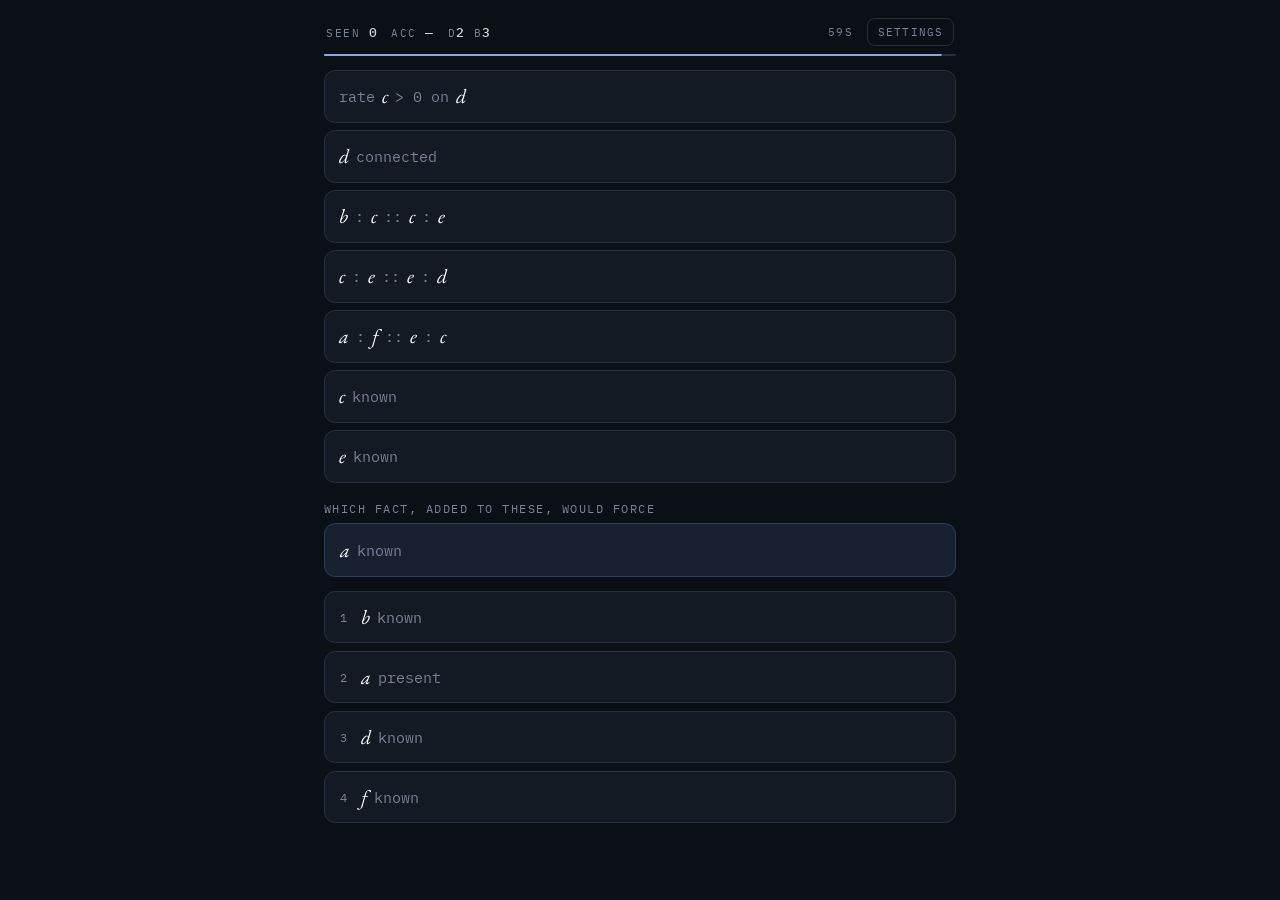
<file: trainer-coordinated (1).html>
<!doctype html>
<html lang="en"><head><meta charset="utf-8">
<meta name="viewport" content="width=device-width,initial-scale=1,viewport-fit=cover">
<title>Relational Trainer</title>
<link rel="preconnect" href="https://fonts.googleapis.com">
<link href="https://fonts.googleapis.com/css2?family=EB+Garamond:ital@0;1&family=IBM+Plex+Mono:wght@400;500&display=swap" rel="stylesheet">
<style>
  :root{
    --bg:#0b0f16; --panel:#141a24; --panel2:#182130; --line:#26303f;
    --ink:#ccd6e6; --muted:#79839a; --acc:#8fa8d8;
    --ok:#7ec8a0; --bad:#dc7f7f;
    --mono:'IBM Plex Mono',ui-monospace,Menlo,monospace;
    --serif:'EB Garamond',Georgia,serif;
  }
  *{box-sizing:border-box}
  html,body{margin:0;height:100%}
  body{ background:var(--bg); color:var(--ink); font-family:var(--mono);
        -webkit-text-size-adjust:100%; overscroll-behavior:none; }
  .wrap{ max-width:660px; margin:0 auto; padding:10px 14px 40px; }

  /* top bar */
  .hud{ display:flex; align-items:center; gap:14px; padding:8px 2px 6px;
        font-size:11px; letter-spacing:.14em; text-transform:uppercase; color:var(--muted); }
  .hud b{ color:var(--ink); font-weight:500; font-size:13px; letter-spacing:.04em }
  .hud .sp{flex:1}
  .iconbtn{ background:transparent; border:1px solid var(--line); color:var(--muted);
            border-radius:8px; padding:6px 10px; font:11px var(--mono); cursor:pointer;
            letter-spacing:.1em; text-transform:uppercase }
  .iconbtn:hover{ color:var(--ink) }

  /* countdown */
  .tbar{ height:2px; background:var(--line); border-radius:2px; overflow:hidden; margin:2px 0 14px }
  .tbar i{ display:block; height:100%; width:100%; background:var(--acc); transform-origin:left center }
  .tbar.low i{ background:var(--bad) }

  /* SINGLE SCREEN: premises + question together */
  .premises{ margin:0 0 4px }
  .prem{ background:var(--panel); border:1px solid var(--line); border-radius:11px;
         padding:11px 14px; margin:7px 0; font-size:15.5px; line-height:1.45;
         display:flex; flex-wrap:wrap; align-items:center; gap:0 7px; }
  .tok{ font-family:var(--serif); font-style:italic; font-size:20px; color:#fff; }
  .fw{ color:var(--muted); font-size:14.5px }

  .slot{ font-family:var(--mono); font-size:14px; color:#e0a54f; background:rgba(224,165,79,.12);
         border:1px dashed rgba(224,165,79,.5); border-radius:6px; padding:1px 7px; margin-left:2px; }
  .optlabel{ font-family:var(--mono); font-size:15px; letter-spacing:.02em; }
  .whytext{ font-size:14px; line-height:1.5; color:var(--ink); background:var(--panel);
            border:1px solid var(--line); border-radius:11px; padding:12px 14px; margin:6px 0 4px; }
  .qlead{ color:var(--muted); font-size:11.5px; letter-spacing:.13em; text-transform:uppercase;
          margin:18px 0 7px }
  .question{ background:var(--panel2); border:1px solid #2d3d5c; border-radius:11px;
             padding:13px 15px; font-size:17px; display:flex; flex-wrap:wrap;
             align-items:center; gap:0 7px }

  .opts{ margin-top:14px }
  .opt{ display:flex; align-items:center; gap:0 7px; flex-wrap:wrap; width:100%; text-align:left;
        background:var(--panel); color:var(--ink); border:1px solid var(--line);
        border-radius:11px; padding:12px 15px; margin:8px 0; font:15.5px var(--mono);
        cursor:pointer; transition:border-color .12s,color .12s }
  .opt:hover:not([disabled]){ border-color:#3a4a63 }
  .opt.right{ border-color:var(--ok); color:var(--ok) }
  .opt.wrong{ border-color:var(--bad); color:var(--bad) }
  .opt .n{ color:var(--muted); font-size:12px; min-width:14px }

  .bar{ display:flex; gap:8px; margin-top:14px; flex-wrap:wrap }
  .btn{ background:transparent; color:var(--muted); border:1px solid var(--line);
        border-radius:9px; padding:10px 16px; font:12.5px var(--mono); cursor:pointer;
        letter-spacing:.06em }
  .btn:hover{ color:var(--ink) }
  .btn.pri{ border-color:#38507a; color:var(--acc) }

  /* explanation */
  .exp{ margin-top:18px; border-top:1px solid var(--line); padding-top:14px }
  .exp h4{ margin:0 0 4px; font-size:11px; letter-spacing:.14em; text-transform:uppercase;
           color:var(--muted); font-weight:400 }
  .cg{ width:100%; height:auto; display:block; margin:10px 0; overflow:visible }
  .cg-n{ stroke-width:1.2 }
  .cg-given{ fill:rgba(140,160,200,.10); stroke:rgba(140,160,200,.5) }
  .cg-derived{ fill:rgba(126,200,160,.10); stroke:rgba(126,200,160,.5) }
  .cg-target{ fill:rgba(143,168,216,.20); stroke:var(--acc); stroke-width:1.7 }
  .cg-neg{ fill:rgba(220,127,127,.08); stroke:rgba(220,127,127,.42); stroke-dasharray:3 3 }
  .cg-e{ stroke:var(--muted); stroke-width:1; opacity:.45 }
  .cg-t{ font:10.5px var(--mono); fill:var(--ink) }
  .cg-law{ font:9px var(--mono); fill:var(--muted) }
  .mm{ width:100%; height:auto; display:block; margin:8px 0 4px; overflow:visible; }
  .mg{ width:100%; height:auto; display:block; margin:8px 0 4px; overflow:visible; }
  .mg-tk{ font-family:var(--mono); font-size:11px; fill:#8792a6 }
  .mg-node{ fill:none; stroke:#3a4a63; stroke-width:1 }
  .mg-spine{ fill:var(--acc) }
  .mg-op{ font:12px var(--mono); fill:var(--acc); font-weight:600 }
  .mg-prin{ font:10px var(--mono); fill:#c9a76b; letter-spacing:.08em }
  .mg-cx{ font:9.5px var(--mono); fill:var(--muted); letter-spacing:.1em; text-transform:uppercase }
  .mg-lab{ font:9px var(--mono); fill:var(--muted) }
  .mg-part{ fill:rgba(126,200,160,.18); stroke:var(--ok); stroke-width:1.4 }
  .mg-beam{ stroke:#6fb0c8; stroke-width:2 }
  .mg-couple{ stroke:#b58fd8; stroke-width:2; stroke-dasharray:4 3 }
  .mg-ring{ fill:rgba(140,160,200,.06); stroke:rgba(140,160,200,.5) }
  .mg-layer{ fill:rgba(154,143,125,.16); stroke:#9a8f7d; stroke-width:1.2 }
  .mg-curve{ fill:none; stroke:#b58fd8; stroke-width:2.2 }
  .mg-tie{ stroke:#3a4456; stroke-width:1; stroke-dasharray:2 3 }
  .mg-target{ font:12px var(--mono); fill:var(--ok) }
  .heeltoggle{ font-size:11px; letter-spacing:.1em; text-transform:uppercase; color:var(--muted); cursor:pointer; background:transparent; border:1px solid var(--line); border-radius:7px; padding:5px 10px; margin-top:6px }
  .heeltoggle:hover{ color:var(--ink) }
  .mm-node{ fill:#12203a; stroke:var(--acc); stroke-width:1.5 }
  .mm-tok{ font-family:var(--serif); font-style:italic; font-size:17px; fill:#fff }
  .mm-order{ stroke:#8fa8d8; stroke-width:1.5 }
  .mm-dep{ stroke:#c9a76b; stroke-width:1.5 }
  .mm-flow{ stroke:#7ec8a0; stroke-width:1.5 }
  .mm-couple{ stroke:#b58fd8; stroke-width:1.5; stroke-dasharray:1 0 }
  .mm-prop{ stroke:#6fb0c8; stroke-width:1.4 }
  .mm-propeq{ stroke:#6fb0c8; stroke-width:1.4; stroke-dasharray:4 3 }
  .mm-ground{ stroke:#9a8f7d; stroke-width:1.5 }
  .mm-self{ fill:none; stroke:#b58fd8; stroke-width:1.4 }
  .mm-nest{ fill:rgba(140,160,200,.05); stroke:rgba(140,160,200,.4); stroke-dasharray:5 4 }
  .mm-nestlab{ font:9.5px var(--mono); fill:var(--muted) }
  .mm-target{ stroke:var(--ok); stroke-width:2.6 }
  .mm-elab{ font:10px var(--mono); fill:var(--muted) }
  .mm-attr{ font:10px var(--mono); fill:#c9a76b }
  .mm-ar{ fill:#8fa8d8 } .mm-arflow{ fill:#7ec8a0 }
  .derdet{ margin-top:10px } .derdet summary{ font-size:11px; letter-spacing:.12em; text-transform:uppercase; color:var(--muted); cursor:pointer }
  .deriv{ font-size:12.5px; color:var(--muted); line-height:1.65; white-space:pre-wrap;
          background:var(--panel); border:1px solid var(--line); border-radius:9px;
          padding:10px 13px; margin-top:6px; overflow-x:auto }
  .seeds{ font-size:11px; color:var(--muted); letter-spacing:.06em; margin-top:8px }

  /* settings drawer */
  .drawer{ position:fixed; inset:0; background:rgba(6,9,14,.86); display:none;
           align-items:center; justify-content:center; padding:18px; z-index:40 }
  .drawer.on{ display:flex }
  .panel{ background:var(--panel); border:1px solid var(--line); border-radius:14px;
          padding:18px; width:100%; max-width:380px }
  .panel h3{ margin:0 0 14px; font-size:12px; letter-spacing:.14em; text-transform:uppercase;
             color:var(--muted); font-weight:400 }
  .row{ display:flex; align-items:center; gap:12px; margin:14px 0; font-size:13px }
  .row label{ flex:1; color:var(--ink) }
  .row input[type=range]{ flex:1.2; accent-color:var(--acc) }
  .row .val{ min-width:44px; text-align:right; color:var(--acc); font-size:13px }
  .hint{ font-size:11.5px; color:var(--muted); line-height:1.5; margin-top:-8px }
</style></head>
<body>
<div class="wrap">
  <div class="hud">
    <span>seen <b id="n">0</b></span>
    <span>acc <b id="acc">—</b></span>
    <span>d<b id="hd">2</b> b<b id="hb">3</b></span>
    <span class="sp"></span>
    <span id="tm">—</span>
    <button class="iconbtn" id="cfg">settings</button>
  </div>
  <div class="tbar" id="tbar"><i id="tfill"></i></div>
  <div id="stage"></div>
</div>

<div class="drawer" id="drawer"><div class="panel">
  <h3>settings</h3>
  <div class="row"><label>time per item</label>
    <input type="range" id="sSec" min="10" max="180" step="5"><span class="val" id="vSec"></span></div>
  <div class="hint">Premises and the question are on one screen. One countdown for the whole item.</div>
  <div class="row"><label>depth</label>
    <input type="range" id="sDepth" min="2" max="5" step="1"><span class="val" id="vDepth"></span></div>
  <div class="hint">Chain length inside a structure &mdash; how many steps the answer sits behind. This is the old arity: complexity of a single relation.</div>
  <div class="row"><label>breadth</label>
    <input type="range" id="sSeed" min="2" max="5" step="1"><span class="val" id="vSeed"></span></div>
  <div class="hint">How many distinct relational modes are combined and must be integrated. Independent of depth &mdash; push either alone.</div>
  <div class="row"><label>density</label>
    <input type="range" id="sDens" min="1" max="2" step="1"><span class="val" id="vDens"></span></div>
  <div class="hint">Atomic states one relation per line. Compound fuses related relations into denser clauses &mdash; closer to how real problems present, and it lowers the line count. Fusing is display-only and only ever joins facts sharing a token, so it never changes what is true.</div>
  <div class="row"><label>training heels</label>
    <input type="range" id="sHeel" min="1" max="2" step="1"><span class="val" id="vHeel"></span></div>
  <div class="hint">On: after answering, see the item's structure drawn as chunks &mdash; a scaffold for building your own mental model. Off: form the structure yourself first, reveal the scaffold only to check. Take the heels off as your own representations get stronger.</div>
  <div class="row"><label>premises shown</label><span class="val" id="vPrem">&mdash;</span></div>
  <div class="hint">Derived, not set. With chains kept intact the premise count follows from depth &times; breadth &mdash; truncating it to a fixed number would cut chains mid-way, which is exactly what made depth do nothing.</div>
  <div class="bar"><button class="btn pri" id="close">done</button></div>
</div></div>

<script>
(function(){
// engine.js — the closure engine.
//
// A STRUCTURE is a set of tokens, each carrying CHARACTERISTICS, plus a set of FACTS.
// LAWS are forcing rules: given facts/characteristics present, they derive new facts.
// CLOSURE runs the laws to fixpoint -- everything that MUST hold, given what's asserted.
//
// This replaces the per-frame evaluators. A frame is no longer a module with its own
// space; it is whatever pattern the closure produces. The laws below are taken from
// actual mathematics; where a fork exists it is resolved as standard math resolves it.
//
// Representation. A fact is a small tagged object, canonicalised to a string key so the
// fact-set is deduped and closure can test membership in O(1). Characteristics are facts
// too (a token "being free" is the fact {p:'free', a:t}) -- this is the map's claim that
// relations are just characteristics; we honour it by making them the same type.

function key(f){
  // stable canonical key; sort object entries so {a,b} == {b,a} order-independence is
  // handled per-predicate, not here (some predicates are ordered, some symmetric).
  return f.p + '(' + (f.args||[]).join(',') + ')' + (f.v!==undefined? '='+f.v : '');
}

function mkFact(p, args, v){
  var f = {p:p, args:args||[]};
  if(v!==undefined) f.v = v;
  f.k = key(f);
  return f;
}

// A Structure holds tokens (ids), a fact set (map key->fact), and provenance for
// explanation (which law fired to add each fact, from which supports).
function Structure(tokens){
  this.tokens = tokens.slice();
  this.facts = {};            // key -> fact
  this.why = {};              // key -> {law, from:[keys]}  (provenance)
}
Structure.prototype.has = function(f){ return this.facts[typeof f==='string'?f:f.k] !== undefined; };
Structure.prototype.get = function(k){ return this.facts[k]; };
Structure.prototype.add = function(f, law, from){
  if(this.facts[f.k]) return false;
  this.facts[f.k] = f;
  this.why[f.k] = {law: law||'given', from: from||[]};
  return true;
};
Structure.prototype.all = function(){ var o=[]; for(var k in this.facts) o.push(this.facts[k]); return o; };
Structure.prototype.withPred = function(p){ return this.all().filter(function(f){ return f.p===p; }); };
Structure.prototype.clone = function(){
  var s = new Structure(this.tokens);
  for(var k in this.facts){ s.facts[k]=this.facts[k]; s.why[k]=this.why[k]; }
  return s;
};

// A LAW is {name, fire(struct) -> [ {fact, from:[supportKeys]} ]}. It reads the current
// facts and returns new facts it would force, each with the supports that justify it.
// The engine adds them and re-runs until nothing new appears (monotone fixpoint).
function close(struct, laws, opts){
  opts = opts || {};
  var maxRounds = opts.maxRounds || 60;
  var round = 0, changed = true;
  while(changed && round++ < maxRounds){
    changed = false;
    for(var i=0;i<laws.length;i++){
      var out = laws[i].fire(struct);
      if(!out || !out.length) continue;
      for(var j=0;j<out.length;j++){
        var f = out[j].fact;
        if(struct.add(f, laws[i].name, out[j].from)) changed = true;
      }
    }
  }
  struct._rounds = round;
  struct._saturated = (round <= maxRounds);
  return struct;
}

// Consistency: a law may instead flag a contradiction by returning a fact tagged
// {contradiction:true}. Closure records it; callers decide what to do (the "reason under
// contradiction" mode). For now we surface it.
function contradictions(struct){
  return struct.all().filter(function(f){ return f.p==='__contradiction'; });
}


var E = { mkFact: mkFact, key: key, Structure: Structure, close: close, contradictions: contradictions };
var ALL_LAWS = [];

// laws-structure.js — the intra-mode laws, ported from the verified frames.
//
// These were previously per-frame EVALUATORS, each with its own model space. Here they
// become laws in one closure. The logic is the logic that was measurement-verified in the
// old build; what is discarded is the siloed architecture, not the content.
//
// Ported:
//   order        transitivity of `above`
//   requirement  transitivity of `requires`, failure propagation  (verified dep)
//   grounding    a link authors its pair's order; holds iff its ground holds (verified crel)
//   maps         direction/spread composition, genuine (the fixed comp -- no vacuous truth)
//   conditions   a condition reads the order straight/reversed; opposites force reversal
//   containment  transitivity of `contains`
//   distinction  same/distinct is an equivalence-ish sign structure
//
// Every law states what its characteristics FORCE. Nothing is asserted that does not hold.

var mkFact = E.mkFact;

function h(s,p,args,v){ return s.has(mkFact(p,args,v).k); }

/* ---------- ORDER ---------- */
var orderTransitive = {
  name:'order-transitive',
  fire:function(s){
    var out=[], ab=s.withPred('above');
    for(var i=0;i<ab.length;i++) for(var j=0;j<ab.length;j++){
      if(ab[i].args[1]!==ab[j].args[0]) continue;
      var a=ab[i].args[0], c=ab[j].args[1];
      if(a===c) continue;
      var f=mkFact('above',[a,c]);
      if(!s.has(f.k)) out.push({fact:f, from:[ab[i].k, ab[j].k]});
    }
    return out;
  }
};
// asymmetry: above(a,b) and above(b,a) is a contradiction
var orderAsymmetric = {
  name:'order-asymmetric',
  fire:function(s){
    var out=[], ab=s.withPred('above');
    for(var i=0;i<ab.length;i++){
      var a=ab[i].args[0], b=ab[i].args[1];
      if(h(s,'above',[b,a])){
        var f=mkFact('__contradiction',['order',a,b]);
        if(!s.has(f.k)) out.push({fact:f, from:[ab[i].k, mkFact('above',[b,a]).k]});
      }
    }
    return out;
  }
};

/* ---------- REQUIREMENT (verified dep) ---------- */
// requires is the DIRECT edge; needs is its transitive closure (the wording fix from the
// old build: "directly requires" vs "requires" -- kept honest here as two predicates).
var requireTransitive = {
  name:'requires-transitive',
  fire:function(s){
    var out=[];
    var direct=s.withPred('requires'), trans=s.withPred('needs');
    // seed: every direct edge is a need
    direct.forEach(function(d){
      var f=mkFact('needs',[d.args[0], d.args[1]]);
      if(!s.has(f.k)) out.push({fact:f, from:[d.k]});
    });
    // close: needs o requires -> needs
    trans.forEach(function(t){
      direct.forEach(function(d){
        if(t.args[1]!==d.args[0]) return;
        var f=mkFact('needs',[t.args[0], d.args[1]]);
        if(!s.has(f.k)) out.push({fact:f, from:[t.k, d.k]});
      });
    });
    return out;
  }
};
// failure propagation: if x failed and y needs x, y is unavailable
var failurePropagates = {
  name:'failure-propagates',
  fire:function(s){
    var out=[];
    s.withPred('failed').forEach(function(fl){
      var x=fl.args[0];
      s.withPred('needs').forEach(function(n){
        if(n.args[1]!==x) return;
        var f=mkFact('unavailable',[n.args[0]]);
        if(!s.has(f.k)) out.push({fact:f, from:[fl.k, n.k]});
      });
      var self=mkFact('unavailable',[x]);
      if(!s.has(self.k)) out.push({fact:self, from:[fl.k]});
    });
    return out;
  }
};

/* ---------- GROUNDING (verified crel, incl. the authorship fix) ---------- */
// a link holds iff its ground holds; a holding link AUTHORS the order of its endpoints.
var groundHolds = {
  name:'ground-holds',
  fire:function(s){
    var out=[];
    s.withPred('groundedIn').forEach(function(g){
      var link=g.args[0], ground=g.args[1];
      // ground present (a mark) or ground link holds
      var groundOK = h(s,'present',[ground]) || h(s,'linkHolds',[ground]);
      if(!groundOK) return;
      // endpoints must be present
      var ends=s.withPred('linkEnds').find(function(e){ return e.args[0]===link; });
      if(!ends) return;
      if(!h(s,'present',[ends.args[1]]) || !h(s,'present',[ends.args[2]])) return;
      var f=mkFact('linkHolds',[link]);
      if(!s.has(f.k)) out.push({fact:f, from:[g.k, ends.k]});
    });
    return out;
  }
};
var linkAuthorsOrder = {
  name:'link-authors-order',
  fire:function(s){
    var out=[];
    s.withPred('linkHolds').forEach(function(lh){
      var ends=s.withPred('linkEnds').find(function(e){ return e.args[0]===lh.args[0]; });
      if(!ends) return;
      var f=mkFact('above',[ends.args[1], ends.args[2]]);
      if(!s.has(f.k)) out.push({fact:f, from:[lh.k, ends.k]});
    });
    return out;
  }
};
// contrapositive: a link that FAILS while both endpoints are present => its ground gave way
var linkFailureImpliesGround = {
  name:'link-failure-implies-ground-gone',
  fire:function(s){
    var out=[];
    s.withPred('linkFails').forEach(function(lf){
      var link=lf.args[0];
      var ends=s.withPred('linkEnds').find(function(e){ return e.args[0]===link; });
      var g=s.withPred('groundedIn').find(function(x){ return x.args[0]===link; });
      if(!ends||!g) return;
      if(h(s,'present',[ends.args[1]]) && h(s,'present',[ends.args[2]])){
        var f=mkFact('groundGone',[g.args[1]]);
        if(!s.has(f.k)) out.push({fact:f, from:[lf.k, ends.k, g.k]});
      }
    });
    return out;
  }
};

/* ---------- MAPS (the fixed composition: no vacuous truth) ---------- */
var DIRC=function(a,b){ return a===b? 'preserving':'reversing'; };
function spreadC(a,b){
  if(a==='holds') return b;
  if(b==='holds') return a;
  if(a===b) return a;
  return null;                      // narrow-with-widen: undetermined
}
var composeMaps = {
  name:'compose-maps',
  fire:function(s){
    var out=[];
    s.withPred('composes').forEach(function(c){
      var hName=c.args[0], g=c.args[1], f=c.args[2];
      var dg=s.withPred('direction').find(function(x){ return x.args[0]===g; });
      var df=s.withPred('direction').find(function(x){ return x.args[0]===f; });
      var sg=s.withPred('spread').find(function(x){ return x.args[0]===g; });
      var sf=s.withPred('spread').find(function(x){ return x.args[0]===f; });
      if(dg&&df){
        var d=mkFact('direction',[hName], DIRC(dg.v, df.v));
        if(!s.has(d.k)) out.push({fact:d, from:[c.k, dg.k, df.k]});
      }
      if(sg&&sf){
        var sv=spreadC(sg.v, sf.v);
        // undetermined spread forces NOTHING -- the fix. no vacuous assertion.
        if(sv!==null){
          var sp=mkFact('spread',[hName], sv);
          if(!s.has(sp.k)) out.push({fact:sp, from:[c.k, sg.k, sf.k]});
        }
      }
    });
    return out;
  }
};
// a map's direction acts on order: preserving keeps, reversing flips
var mapActsOnOrder = {
  name:'map-acts-on-order',
  fire:function(s){
    var out=[];
    s.withPred('direction').forEach(function(d){
      var fn=d.args[0];
      s.withPred('above').forEach(function(ab){
        var x=ab.args[0], y=ab.args[1];
        var img = (d.v==='preserving')? mkFact('imgAbove',[fn,x,y]) : mkFact('imgAbove',[fn,y,x]);
        if(!s.has(img.k)) out.push({fact:img, from:[d.k, ab.k]});
      });
    });
    return out;
  }
};

/* ---------- CONDITIONS (verified uni) ---------- */
// a condition reads the base order straight or reversed, over the objects it covers
var conditionReadsOrder = {
  name:'condition-reads-order',
  fire:function(s){
    var out=[];
    s.withPred('orientation').forEach(function(o){
      var c=o.args[0];
      s.withPred('above').forEach(function(ab){
        var x=ab.args[0], y=ab.args[1];
        if(!h(s,'covers',[c,x]) || !h(s,'covers',[c,y])) return;
        var f = (o.v==='straight')? mkFact('underAbove',[c,x,y]) : mkFact('underAbove',[c,y,x]);
        if(!s.has(f.k)) out.push({fact:f, from:[o.k, ab.k, mkFact('covers',[c,x]).k, mkFact('covers',[c,y]).k]});
      });
    });
    return out;
  }
};
// opposite conditions force reversed orientation
var oppositeConditions = {
  name:'opposite-conditions',
  fire:function(s){
    var out=[];
    s.withPred('opposite').forEach(function(op){
      var a=op.args[0], b=op.args[1];
      var oa=s.withPred('orientation').find(function(x){ return x.args[0]===a; });
      if(!oa) return;
      var flip = (oa.v==='straight')? 'reversed':'straight';
      var f=mkFact('orientation',[b], flip);
      if(!s.has(f.k)) out.push({fact:f, from:[op.k, oa.k]});
    });
    return out;
  }
};

/* ---------- CONTAINMENT ---------- */
var containTransitive = {
  name:'contains-transitive',
  fire:function(s){
    var out=[], cs=s.withPred('contains');
    for(var i=0;i<cs.length;i++) for(var j=0;j<cs.length;j++){
      if(cs[i].args[1]!==cs[j].args[0]) continue;
      var a=cs[i].args[0], c=cs[j].args[1];
      if(a===c) continue;
      var f=mkFact('contains',[a,c]);
      if(!s.has(f.k)) out.push({fact:f, from:[cs[i].k, cs[j].k]});
    }
    return out;
  }
};

// laws-quantity.js — magnitude, conservation, rate, invariance, series.
//
// These are the primitives the old frames could not express. They are what makes the
// ideal-gas structure and calculus-style reasoning representable at all.
//
// ADDITION is NOT function composition. Composition maps orderings; addition combines
// magnitudes and obeys laws composition lacks: conservation (fixed total => parts covary
// inversely), decomposition, and SOLVING for a missing part. That solving move is the
// equalization insight, and it is why addition earns its own primitive.

var mkFact = E.mkFact;
function h(s,p,a,v){ return s.has(mkFact(p,a,v).k); }

/* ---------- CONSERVATION: the ideal-gas move ---------- */
// If p and q are parts of the same total and the total is fixed, they covary INVERSELY.
// (PV = nRT with nRT fixed => P and V inversely related.)
var conservedInverse = {
  name:'conserved-inverse-covariation',
  fire:function(s){
    var out=[];
    var parts=s.withPred('partOf');
    for(var i=0;i<parts.length;i++) for(var j=0;j<parts.length;j++){
      if(i===j) continue;
      var p=parts[i], q=parts[j];
      if(p.args[1]!==q.args[1]) continue;              // same total
      var total=p.args[1];
      if(!h(s,'fixed',[total])) continue;              // total must be fixed
      if(p.args[0]===q.args[0]) continue;
      var f=mkFact('covaries',[p.args[0], q.args[0]], 'inverse');
      if(!s.has(f.k)) out.push({fact:f, from:[p.k, q.k, mkFact('fixed',[total]).k]});
    }
    return out;
  }
};
// Solving: with a fixed total and all-but-one part known, the remaining part is forced.
var partSolvable = {
  name:'part-solvable',
  fire:function(s){
    var out=[];
    var byTotal={};
    s.withPred('partOf').forEach(function(p){ (byTotal[p.args[1]]=byTotal[p.args[1]]||[]).push(p); });
    Object.keys(byTotal).forEach(function(total){
      if(!h(s,'fixed',[total])) return;
      var ps=byTotal[total];
      var unknown=ps.filter(function(p){ return !h(s,'known',[p.args[0]]); });
      if(unknown.length===1 && ps.length>1){
        var f=mkFact('known',[unknown[0].args[0]]);
        if(!s.has(f.k)) out.push({fact:f, from:ps.map(function(p){return p.k;}).concat([mkFact('fixed',[total]).k])});
      }
    });
    return out;
  }
};

/* ---------- RATE: monotonicity and the chain rule ---------- */
// positive rate => increasing the input forces increasing the output
var rateMonotone = {
  name:'rate-monotone',
  fire:function(s){
    var out=[];
    s.withPred('rateOf').forEach(function(r){
      var y=r.args[0], x=r.args[1];
      if(r.v==='positive'){
        var f=mkFact('covaries',[y,x],'direct');
        if(!s.has(f.k)) out.push({fact:f, from:[r.k]});
      } else if(r.v==='negative'){
        var g=mkFact('covaries',[y,x],'inverse');
        if(!s.has(g.k)) out.push({fact:g, from:[r.k]});
      }
    });
    return out;
  }
};
// chain rule: rate(z wrt x) = rate(z wrt y) * rate(y wrt x)  -- sign composition
var chainRule = {
  name:'chain-rule',
  fire:function(s){
    var out=[], rs=s.withPred('rateOf');
    for(var i=0;i<rs.length;i++) for(var j=0;j<rs.length;j++){
      var zy=rs[i], yx=rs[j];
      if(zy.args[1]!==yx.args[0]) continue;            // z wrt y, y wrt x
      var z=zy.args[0], x=yx.args[1];
      if(z===x) continue;
      if(zy.v==='zero'||yx.v==='zero'){
        var fz=mkFact('rateOf',[z,x],'zero');
        if(!s.has(fz.k)) out.push({fact:fz, from:[zy.k, yx.k]});
        continue;
      }
      if(!zy.v||!yx.v) continue;
      var sign = (zy.v===yx.v)? 'positive' : 'negative';
      var f=mkFact('rateOf',[z,x], sign);
      if(!s.has(f.k)) out.push({fact:f, from:[zy.k, yx.k]});
    }
    return out;
  }
};

/* ---------- INVARIANCE: conservation/symmetry ---------- */
// a fact invariant under a transform survives the transform's application
var invarianceTransfer = {
  name:'invariance-transfer',
  fire:function(s){
    var out=[];
    s.withPred('invariantUnder').forEach(function(iv){
      var what=iv.args[0], tr=iv.args[1];
      if(!h(s,'applied',[tr])) return;
      var f=mkFact('persists',[what]);
      if(!s.has(f.k)) out.push({fact:f, from:[iv.k, mkFact('applied',[tr]).k]});
    });
    return out;
  }
};

/* ---------- SERIES: only the faithful minimal tests ---------- */
// monotone + bounded => converges  (monotone convergence theorem)
var monotoneBounded = {
  name:'monotone-bounded-converges',
  fire:function(s){
    var out=[];
    s.withPred('monotone').forEach(function(m){
      var seq=m.args[0];
      if(!h(s,'bounded',[seq])) return;
      var f=mkFact('converges',[seq]);
      if(!s.has(f.k)) out.push({fact:f, from:[m.k, mkFact('bounded',[seq]).k]});
    });
    return out;
  }
};
// terms do NOT approach 0 => the series diverges (term test) -- the only divergence claim
// we make, because stronger tests need machinery we are not faking.
var termTest = {
  name:'term-test-divergence',
  fire:function(s){
    var out=[];
    s.withPred('termsApproach').forEach(function(t){
      if(t.v==='zero') return;
      var f=mkFact('diverges',[t.args[0]]);
      if(!s.has(f.k)) out.push({fact:f, from:[t.k]});
    });
    return out;
  }
};

/* ---------- MODALITY / CONTRADICTION ---------- */
var contradictionDetect = {
  name:'contradiction-detect',
  fire:function(s){
    var out=[];
    s.withPred('negates').forEach(function(n){
      var factKey=n.args[0];
      if(s.has(factKey)){
        var f=mkFact('__contradiction',['negation',factKey]);
        if(!s.has(f.k)) out.push({fact:f, from:[n.k, factKey]});
      }
    });
    return out;
  }
};

// laws-equate.js — the algebra of equating, as forcing-laws.
//
// The insight to reproduce (equalization example):
//   3k·x + 28/(7n) = (15/28)·x + 12/15,  x free, k and n fixed
//   => because this holds for ALL x, the x-coefficients must match and the constants must
//      match:  3k = 15/28  AND  28/(7n) = 12/15.
//
// This must FALL OUT of characteristics under a law, not be coded for this item. The law
// is the standard one: an IDENTITY in a free variable forces component-wise equality.
//
// Modelling. Each side is an additive expression over one free token x:
//   expr = { coeff: <token or const>, konst: <token or const> }   meaning coeff*x + konst
// Facts we use:
//   free(x)                         x is a free variable
//   fixed(t)                        t is a constant
//   identity(L,R)                   the two expressions are EQUAL FOR ALL values of x
//   equation(L,R)                   the two expressions are equal for SOME value (a root)
//   equal(a,b)                      value equality (symmetric)
//   coeffOf(E,x)=c / konstOf(E)=d   structural extractors (given by the problem)
//
// Fork (from the map, resolved as standard algebra):
//   identity  -> match coefficients AND constants (this law)
//   equation  -> forces only a root relation, NOT coefficient matching
// We implement both so the distinction is explicit and an item must declare which.

var mkFact = E.mkFact;

// symmetric equality helper: add equal(a,b) and equal(b,a)
function eqFacts(a,b,from){
  return [
    {fact: mkFact('equal',[a,b]), from:from},
    {fact: mkFact('equal',[b,a]), from:from}
  ];
}

// LAW: free-identity matching.
// If identity(L,R) holds and x is free, then coeffOf(L,x) == coeffOf(R,x) and
// konstOf(L) == konstOf(R). Standard: two polynomials equal for all x share coefficients.
var freeIdentityMatch = {
  name: 'free-identity-match',
  fire: function(s){
    var out = [];
    s.withPred('identity').forEach(function(id){
      var L = id.args[0], R = id.args[1], x = id.args[2];
      if(!s.has(mkFact('free',[x]).k)) return;              // only forces for a FREE var
      // pull the structural coeff/konst facts the problem supplied
      var cL = s.withPred('coeffOf').find(function(f){ return f.args[0]===L && f.args[1]===x; });
      var cR = s.withPred('coeffOf').find(function(f){ return f.args[0]===R && f.args[1]===x; });
      var kL = s.withPred('konstOf').find(function(f){ return f.args[0]===L; });
      var kR = s.withPred('konstOf').find(function(f){ return f.args[0]===R; });
      if(cL && cR){
        var supp=[id.k, mkFact('free',[x]).k, cL.k, cR.k];
        eqFacts(cL.v, cR.v, supp).forEach(function(e){ out.push(e); });
      }
      if(kL && kR){
        var supp2=[id.k, mkFact('free',[x]).k, kL.k, kR.k];
        eqFacts(kL.v, kR.v, supp2).forEach(function(e){ out.push(e); });
      }
    });
    return out;
  }
};

// LAW: equality is transitive (needed so matched components chain).
var equalTransitive = {
  name: 'equal-transitive',
  fire: function(s){
    var out=[], eqs = s.withPred('equal');
    for(var i=0;i<eqs.length;i++) for(var j=0;j<eqs.length;j++){
      if(eqs[i].args[1]===eqs[j].args[0] && eqs[i].args[0]!==eqs[j].args[1]){
        var a=eqs[i].args[0], c=eqs[j].args[1];
        var f=mkFact('equal',[a,c]);
        if(!s.has(f.k)) out.push({fact:f, from:[eqs[i].k, eqs[j].k]});
      }
    }
    return out;
  }
};

// LAW: identity ⟹ equality of the two sides' VALUES (they're equal as values), but NOT
// identical as objects. (§3.6 — identity/equality distinction kept honest.)
var identityGivesEqual = {
  name: 'identity-gives-equal',
  fire: function(s){
    var out=[];
    s.withPred('identity').forEach(function(id){
      eqFacts(id.args[0], id.args[1], [id.k]).forEach(function(e){ out.push(e); });
    });
    return out;
  }
};

// LAW: equation (equal for SOME x) does NOT force coefficient matching. It forces a root
// relation only. We represent that as root(L,R,x) and deliberately emit no coeff equality,
// so an item tagged `equation` cannot be solved by the matching move -- the distinction
// the fork demands.
var equationGivesRoot = {
  name: 'equation-gives-root',
  fire: function(s){
    var out=[];
    s.withPred('equation').forEach(function(eq){
      var f=mkFact('root',[eq.args[0], eq.args[1], eq.args[2]]);
      if(!s.has(f.k)) out.push({fact:f, from:[eq.k]});
    });
    return out;
  }
};

// laws-limit.js — limits, faithfully.
//
// Insight to reproduce (nested-limit example):
//   lim_{x->a} f(g(x)).  If g(x) -> b as x->a, and f(y) -> L as y->b, then the limit is L
//   PROVIDED the standard side condition holds:
//        f is continuous at b   OR   g(x) != b for x near a (g doesn't attain b).
//   A jump discontinuity of the OUTER function f AT b does NOT break the limit as long as
//   g doesn't actually hit b near a -- because the limit only sees the DELETED
//   neighborhood (the approached value is never the value AT the point).
//
// This is the exact real-analysis theorem (limit of a composition), transcribed with its
// genuine side condition -- not a loosened version. Fork from the map resolved as
// standard analysis resolves it.
//
// Facts:
//   approaches(g, a, b)      g(x) -> b as x -> a
//   approaches(f, b, L)      f(y) -> L as y -> b
//   continuousAt(f, b)       f is continuous at b
//   attainsNear(g, a, b)     g(x) = b for some x arbitrarily near a (g HITS the value)
//   never-attains is the absence of attainsNear
//   limitOf(comp(f,g), a) = L   the derived conclusion

var mkFact = E.mkFact;

// LAW: deleted-neighborhood — a limit ignores the value AT the point.
// If approaches(h, a, b) then the fact valueAt(h,a) (whatever it is) has NO bearing on the
// limit. We encode this by making the limit laws never consult valueAt; this law records
// the principle for the explanation graph and licenses "endpoint irrelevant".
var deletedNeighborhood = {
  name: 'deleted-neighborhood',
  fire: function(s){
    var out=[];
    s.withPred('approaches').forEach(function(ap){
      var h=ap.args[0], a=ap.args[1], b=ap.args[2];
      var f=mkFact('endpointIrrelevant',[h,a]);
      if(!s.has(f.k)) out.push({fact:f, from:[ap.k]});
    });
    return out;
  }
};

// LAW: composition-of-limits, standard condition.
// approaches(g,a,b) AND approaches(f,b,L) AND ( continuousAt(f,b) OR NOT attainsNear(g,a,b) )
//   => limitOf(comp(f,g), a) = L
var composeLimits = {
  name: 'compose-limits',
  fire: function(s){
    var out=[];
    var gAps = s.withPred('approaches');
    gAps.forEach(function(g){        // g: approaches(g, a, b)
      var gname=g.args[0], a=g.args[1], b=g.args[2];
      gAps.forEach(function(f){      // f: approaches(f, b, L)
        if(f===g) return;
        var fname=f.args[0], fb=f.args[1], L=f.args[2];
        if(fb!==b) return;           // f must approach at the value g heads to
        var cont = s.has(mkFact('continuousAt',[fname,b]).k);
        var attains = s.has(mkFact('attainsNear',[gname,a,b]).k);
        // standard side condition: continuous at b OR g doesn't attain b near a
        if(cont || !attains){
          var supp=[g.k, f.k];
          if(cont) supp.push(mkFact('continuousAt',[fname,b]).k);
          else supp.push('not:'+mkFact('attainsNear',[gname,a,b]).k);
          var concl=mkFact('limitOf',['comp('+fname+','+gname+')', a], L);
          if(!s.has(concl.k)) out.push({fact:concl, from:supp});
        }
        // If f is DISCONTINUOUS at b AND g DOES attain b near a, the theorem does NOT
        // apply -- we deliberately derive nothing, matching analysis. (No false limit.)
      });
    });
    return out;
  }
};

// LAW: a jump discontinuity AT b is exactly "not continuousAt(f,b)". Recorded so the graph
// can show why survival depends on the attainment side of the OR.
var jumpIsDiscontinuity = {
  name: 'jump-is-discontinuity',
  fire: function(s){
    var out=[];
    s.withPred('jumpAt').forEach(function(j){
      // jumpAt(f,b) => explicitly NOT continuousAt(f,b); we mark discontinuous.
      var f=mkFact('discontinuousAt',[j.args[0], j.args[1]]);
      if(!s.has(f.k)) out.push({fact:f, from:[j.k]});
    });
    return out;
  }
};

// laws-proportion.js — the quantitative core: proportion and magnitude rates.
//
// The old rate laws composed only SIGN (positive/negative). Real quantitative reasoning
// needs MAGNITUDE and RATIO. These are the primitives exponentiality and calculus are
// built from, so they must actually force consequences, not just label.
//
// Laws are the standard ones:
//   proportion:  a/b = c/d  (equal ratios) -- the defining relation of similarity, scaling,
//                unit conversion, and dimensional reasoning. Propagates and is transitive
//                through the shared terms, and lets a fourth term be solved from three.
//   ratio scaling: if y is proportional to x with ratio r, scaling x by k scales y by k
//                (linearity of proportion) -- distinct from monotone rate, which only knows
//                direction.
//   rate magnitude: a rate carries a size, and rates COMPOSE multiplicatively (chain rule
//                with magnitude), and a rate that is itself changing gives second-order.

var mkFact = E.mkFact;
function h(s,p,a,v){ return s.has(mkFact(p,a,v).k); }

/* ---------- PROPORTION: equal ratios ---------- */
// proportional(a,b,c,d) means a:b = c:d. It is the core quantitative relation.
// Law 1 (means-extremes): a:b = c:d  <=>  a*d = b*c. We keep the cross-product as a
// derived fact so downstream laws can use "product equality".
var propCross = {
  name:'proportion-cross-product',
  fire:function(s){
    var out=[];
    s.withPred('proportional').forEach(function(p){
      var a=p.args[0], b=p.args[1], c=p.args[2], d=p.args[3];
      // a*d = b*c  (canonical order the product pair)
      var f=mkFact('prodEq',[a,d,b,c]);
      if(!s.has(f.k)) out.push({fact:f, from:[p.k]});
    });
    return out;
  }
};
// Law 2 (solve the fourth): given a:b = c:d and three of the four KNOWN, the fourth is known.
var propSolve = {
  name:'proportion-solve-fourth',
  fire:function(s){
    var out=[];
    s.withPred('proportional').forEach(function(p){
      var terms=[p.args[0],p.args[1],p.args[2],p.args[3]];
      var unknown=terms.filter(function(t){ return !h(s,'known',[t]); });
      if(unknown.length===1){
        var f=mkFact('known',[unknown[0]]);
        if(!s.has(f.k)) out.push({fact:f, from:[p.k].concat(terms.filter(function(t){return t!==unknown[0];}).map(function(t){return mkFact('known',[t]).k;}))});
      }
    });
    return out;
  }
};
// Law 3 (transitivity of equal ratios): a:b = c:d and c:d = e:f  =>  a:b = e:f.
var propTransitive = {
  name:'proportion-transitive',
  fire:function(s){
    var out=[], ps=s.withPred('proportional');
    for(var i=0;i<ps.length;i++) for(var j=0;j<ps.length;j++){
      if(i===j) continue;
      var A=ps[i], B=ps[j];
      // A: a:b = c:d ; B: c:d = e:f  (match on the second ratio == first ratio)
      if(A.args[2]===B.args[0] && A.args[3]===B.args[1]){
        var f=mkFact('proportional',[A.args[0],A.args[1],B.args[2],B.args[3]]);
        if(!s.has(f.k)) out.push({fact:f, from:[A.k,B.k]});
      }
    }
    return out;
  }
};

/* ---------- SCALING: proportion carries multiplicative change ---------- */
// scaledBy(y, x, k) reads "y is x scaled by factor k". If y prop x with ratio, scaling x
// by k scales y by k. This is the linearity that separates proportion from mere monotone.
var scaleProp = {
  name:'scaling-propagates',
  fire:function(s){
    var out=[];
    s.withPred('propTo').forEach(function(pt){        // propTo(y,x): y is proportional to x
      var y=pt.args[0], x=pt.args[1];
      s.withPred('scaledBy').forEach(function(sb){
        if(sb.args[0]!==x) return;                    // x scaled by k
        var k=sb.args[1];
        var f=mkFact('scaledBy',[y,k]);               // y scaled by the same k
        if(!s.has(f.k)) out.push({fact:f, from:[pt.k, sb.k]});
      });
    });
    return out;
  }
};

/* ---------- RATE MAGNITUDE: rates compose multiplicatively ---------- */
// rateMag(y,x,m) : the rate of y wrt x has magnitude m (a token standing for the size).
// Chain rule WITH magnitude: rate(z,x) magnitude = rate(z,y)*rate(y,x). We record the
// product relationship so magnitude composes, not just sign.
var rateMagChain = {
  name:'rate-magnitude-chain',
  fire:function(s){
    var out=[], rs=s.withPred('rateMag');
    for(var i=0;i<rs.length;i++) for(var j=0;j<rs.length;j++){
      var zy=rs[i], yx=rs[j];
      if(zy.args[1]!==yx.args[0]) continue;
      var z=zy.args[0], x=yx.args[1];
      if(z===x) continue;
      // the composed magnitude is the product of the two -- recorded as prodOf
      var mag='dm_'+z+x;
      var f=mkFact('rateMag',[z,x], mag);
      if(!s.has(f.k)){
        out.push({fact:f, from:[zy.k, yx.k]});
        out.push({fact:mkFact('prodOf',[mag, zy.v, yx.v]), from:[zy.k, yx.k]});
      }
    }
    return out;
  }
};
// SECOND ORDER: a rate that is itself changing. rateOfRate(y,x,sign) says d/dx of the rate
// of y. If the rate is increasing while positive, the quantity is accelerating (convex).
var secondOrder = {
  name:'second-order-rate',
  fire:function(s){
    var out=[];
    s.withPred('rateOfRate').forEach(function(rr){
      var y=rr.args[0], x=rr.args[1];
      // increasing rate => convex (curves up); decreasing rate => concave
      var shape = (rr.v==='increasing')? 'convex' : (rr.v==='decreasing')? 'concave' : null;
      if(shape){
        var f=mkFact('curvature',[y,x], shape);
        if(!s.has(f.k)) out.push({fact:f, from:[rr.k]});
      }
    });
    return out;
  }
};

// laws-calculus.js — exponentiality and the calculus relational skeletons.
//
// DESIGN LINE (the whole point): encode the RELATIONAL STRUCTURE, never the CALCULATION.
// Not "differentiate this" -- that is task-specific and does not transfer. Instead the
// domain-general skeleton: accumulation, limiting behaviour, rate-of-rate, local-to-global.
// These are the structures matrix/visuospatial reasoning secretly share with calculus.
//
// Built ON TOP of Block 2 (proportion + rate magnitude), because:
//   exponentiality  IS  "rate proportional to current quantity" -- a law over rate+propTo.
//   accumulation    IS  "the total is the running sum of a rate over an interval".
//   concavity       IS  second-order rate (already in Block 2, extended here to inflection).
//   local-to-global IS  "a property holding everywhere locally forces a global property".

var mkFact = E.mkFact;
function h(s,p,a,v){ return s.has(mkFact(p,a,v).k); }

/* ---------- EXPONENTIALITY: rate proportional to current amount ---------- */
// exponential(q,x) means the rate of q wrt x is proportional to q ITSELF. This is THE
// defining relational structure of exponential growth/decay -- and it forces qualitative
// consequences without any computation:
//   - if q is positive and growing, the rate grows too => the rate is itself increasing
//     => convex (accelerating) growth.
//   - the quantity never linearises: equal steps in x give equal RATIOS in q, not equal
//     differences. (multiplicative, not additive -- the signature of exponentials.)
var exponentialGrows = {
  name:'exponential-is-self-proportional',
  fire:function(s){
    var out=[];
    s.withPred('exponential').forEach(function(ex){
      var q=ex.args[0], x=ex.args[1];
      // the rate is proportional to the quantity itself
      var f1=mkFact('propTo',['rate_'+q, q]);
      if(!s.has(f1.k)) out.push({fact:f1, from:[ex.k]});
      // equal steps in x produce equal RATIOS in q (multiplicative structure)
      var f2=mkFact('multiplicative',[q,x]);
      if(!s.has(f2.k)) out.push({fact:f2, from:[ex.k]});
    });
    return out;
  }
};
// exponential + currently growing => accelerating (rate itself increasing => convex)
var exponentialConvex = {
  name:'exponential-growth-is-convex',
  fire:function(s){
    var out=[];
    s.withPred('exponential').forEach(function(ex){
      var q=ex.args[0], x=ex.args[1];
      if(h(s,'growing',[q])){
        var f=mkFact('curvature',[q,x],'convex');
        if(!s.has(f.k)) out.push({fact:f, from:[ex.k, mkFact('growing',[q]).k]});
      }
      if(h(s,'decaying',[q])){
        // decay: rate shrinks in magnitude as q shrinks -> concave-up approach to zero
        var g=mkFact('approaches',[q,x,'zero']);
        if(!s.has(g.k)) out.push({fact:g, from:[ex.k, mkFact('decaying',[q]).k]});
      }
    });
    return out;
  }
};

/* ---------- ACCUMULATION: total as running sum of a rate ---------- */
// accumulates(total, rate, over) means total is the accumulation of rate across `over`.
// Relational consequences (the fundamental-theorem structure, no integral computed):
//   - if the rate is positive throughout, the total is INCREASING over the interval.
//   - the rate is the rate-of-change of the total (inverse relationship) -- FTC as a
//     structural link, not a calculation.
var accumulation = {
  name:'accumulation-structure',
  fire:function(s){
    var out=[];
    s.withPred('accumulates').forEach(function(ac){
      var total=ac.args[0], rate=ac.args[1], over=ac.args[2];
      // FTC link: the rate IS the rate-of-change of the total
      var f1=mkFact('rateOf',[total, over], null);
      // sign transfer: positive rate throughout => total increasing
      if(h(s,'signOf',[rate],'positive') || h(s,'positive',[rate])){
        var f2=mkFact('increasing',[total, over]);
        if(!s.has(f2.k)) out.push({fact:f2, from:[ac.k]});
      }
      if(h(s,'signOf',[rate],'negative') || h(s,'negative',[rate])){
        var f3=mkFact('decreasing',[total, over]);
        if(!s.has(f3.k)) out.push({fact:f3, from:[ac.k]});
      }
      // the accumulation binds total and rate as an inverse (derivative/integral) pair
      var link=mkFact('ftcPair',[total, rate]);
      if(!s.has(link.k)) out.push({fact:link, from:[ac.k]});
    });
    return out;
  }
};

/* ---------- INFLECTION: where curvature changes ---------- */
// if curvature is convex on one side and concave on the other of a point, that point is an
// inflection -- the local-to-global skeleton: a change in second-order behaviour marks a
// structural feature. No computation, just the relational signature.
var inflection = {
  name:'inflection-from-curvature-change',
  fire:function(s){
    var out=[];
    var curvs=s.withPred('curvature');
    curvs.forEach(function(c1){
      curvs.forEach(function(c2){
        if(c1.args[0]!==c2.args[0]) return;          // same quantity
        if(c1.v===c2.v) return;                       // must differ (convex vs concave)
        if(c1.args[1]===c2.args[1]) return;
        var f=mkFact('hasInflection',[c1.args[0]]);
        if(!s.has(f.k)) out.push({fact:f, from:[c1.k, c2.k]});
      });
    });
    return out;
  }
};

/* ---------- LOCAL-TO-GLOBAL: a property holding locally everywhere forces global ---------- */
// localEverywhere(prop, region) + the region is connected => global(prop). This is the
// skeleton behind "increasing derivative everywhere => globally increasing", "continuous
// on a compact set => bounded", etc. Encoded as pure structure.
var localToGlobal = {
  name:'local-to-global',
  fire:function(s){
    var out=[];
    s.withPred('localEverywhere').forEach(function(le){
      var prop=le.args[0], region=le.args[1];
      if(h(s,'connected',[region])){
        var f=mkFact('global',[prop, region]);
        if(!s.has(f.k)) out.push({fact:f, from:[le.k, mkFact('connected',[region]).k]});
      }
    });
    return out;
  }
};
// monotone-from-rate: rate positive everywhere on a connected region => globally increasing
var monotoneFromRate = {
  name:'monotone-from-local-rate',
  fire:function(s){
    var out=[];
    s.withPred('ratePositiveOn').forEach(function(rp){
      var q=rp.args[0], region=rp.args[1];
      if(h(s,'connected',[region])){
        var f=mkFact('increasing',[q, region]);
        if(!s.has(f.k)) out.push({fact:f, from:[rp.k, mkFact('connected',[region]).k]});
      }
    });
    return out;
  }
};

// laws-stem.js — the broad STEM catalog.
//
// Each is a law family from a STEM domain, encoding the RELATIONAL structure (not the
// computation), slotted into the same closure engine. These are the widest but shallowest
// additions -- the engine and density machinery already exist, so each is just new laws.
//
// Domains: graph theory (reachability, cycles), combinatorics (pigeonhole, counting
// parity), logic (modus ponens, contrapositive, transitivity of implication), order theory
// (bounds, extrema), topology/connectivity (already touched in calculus, extended here).

var mkFact = E.mkFact;
function h(s,p,a,v){ return s.has(mkFact(p,a,v).k); }

/* ---------- GRAPH THEORY: reachability and cycles ---------- */
// edge(a,b) directed. reaches(a,b) is the transitive closure. A cycle is reaches(a,a).
var graphReach = {
  name:'graph-reachability',
  fire:function(s){
    var out=[];
    // seed: every edge is a reach
    s.withPred('edge').forEach(function(e){
      var f=mkFact('reaches',[e.args[0], e.args[1]]);
      if(!s.has(f.k)) out.push({fact:f, from:[e.k]});
    });
    // close: reaches o edge -> reaches
    var rs=s.withPred('reaches'), es=s.withPred('edge');
    rs.forEach(function(r){
      es.forEach(function(e){
        if(r.args[1]!==e.args[0]) return;
        var f=mkFact('reaches',[r.args[0], e.args[1]]);
        if(!s.has(f.k)) out.push({fact:f, from:[r.k, e.k]});
      });
    });
    return out;
  }
};
var graphCycle = {
  name:'graph-cycle',
  fire:function(s){
    var out=[];
    s.withPred('reaches').forEach(function(r){
      if(r.args[0]===r.args[1]){
        var f=mkFact('onCycle',[r.args[0]]);
        if(!s.has(f.k)) out.push({fact:f, from:[r.k]});
      }
    });
    return out;
  }
};

/* ---------- COMBINATORICS: pigeonhole ---------- */
// pigeonhole(items, holes) with items > holes => two items SHARE a hole (collision forced).
// Pure existence structure -- the signature of a huge class of proofs.
var pigeonhole = {
  name:'pigeonhole',
  fire:function(s){
    var out=[];
    s.withPred('moreThan').forEach(function(m){
      // moreThan(items, holes) asserts |items| > |holes|
      var items=m.args[0], holes=m.args[1];
      if(h(s,'mappedInto',[items,holes])){
        var f=mkFact('collision',[items]);
        if(!s.has(f.k)) out.push({fact:f, from:[m.k, mkFact('mappedInto',[items,holes]).k]});
      }
    });
    return out;
  }
};

/* ---------- LOGIC: implication ---------- */
// implies(p,q) transitive; modus ponens: implies(p,q) + holds(p) => holds(q);
// contrapositive: implies(p,q) + not(q) => not(p).
var implyTransitive = {
  name:'implication-transitive',
  fire:function(s){
    var out=[], is=s.withPred('implies');
    for(var i=0;i<is.length;i++) for(var j=0;j<is.length;j++){
      if(is[i].args[1]!==is[j].args[0]) continue;
      var a=is[i].args[0], c=is[j].args[1];
      if(a===c) continue;
      var f=mkFact('implies',[a,c]);
      if(!s.has(f.k)) out.push({fact:f, from:[is[i].k, is[j].k]});
    }
    return out;
  }
};
var modusPonens = {
  name:'modus-ponens',
  fire:function(s){
    var out=[];
    s.withPred('implies').forEach(function(im){
      if(h(s,'holds',[im.args[0]])){
        var f=mkFact('holds',[im.args[1]]);
        if(!s.has(f.k)) out.push({fact:f, from:[im.k, mkFact('holds',[im.args[0]]).k]});
      }
    });
    return out;
  }
};
var contrapositive = {
  name:'contrapositive',
  fire:function(s){
    var out=[];
    s.withPred('implies').forEach(function(im){
      if(h(s,'fails',[im.args[1]])){
        var f=mkFact('fails',[im.args[0]]);
        if(!s.has(f.k)) out.push({fact:f, from:[im.k, mkFact('fails',[im.args[1]]).k]});
      }
    });
    return out;
  }
};

/* ---------- ORDER THEORY: bounds and extrema ---------- */
// upperBound(u, set): u >= every element. If u is IN the set and an upper bound, it's the
// maximum. This is the sup/max structure.
var maximum = {
  name:'maximum-from-bound',
  fire:function(s){
    var out=[];
    s.withPred('upperBound').forEach(function(ub){
      var u=ub.args[0], set=ub.args[1];
      if(h(s,'memberOf',[u,set])){
        var f=mkFact('maximum',[u,set]);
        if(!s.has(f.k)) out.push({fact:f, from:[ub.k, mkFact('memberOf',[u,set]).k]});
      }
    });
    return out;
  }
};
// transitivity of bound: u bounds set, v >= u => v bounds set
var boundTransfer = {
  name:'bound-transfer',
  fire:function(s){
    var out=[];
    s.withPred('upperBound').forEach(function(ub){
      var u=ub.args[0], set=ub.args[1];
      s.withPred('atLeast').forEach(function(al){        // atLeast(v,u): v >= u
        if(al.args[1]!==u) return;
        var f=mkFact('upperBound',[al.args[0], set]);
        if(!s.has(f.k)) out.push({fact:f, from:[ub.k, al.k]});
      });
    });
    return out;
  }
};

/* ---------- SET / TOPOLOGY: subset transitivity, connectivity ---------- */
var subsetTransitive = {
  name:'subset-transitive',
  fire:function(s){
    var out=[], ss=s.withPred('subsetOf');
    for(var i=0;i<ss.length;i++) for(var j=0;j<ss.length;j++){
      if(ss[i].args[1]!==ss[j].args[0]) continue;
      var a=ss[i].args[0], c=ss[j].args[1];
      if(a===c) continue;
      var f=mkFact('subsetOf',[a,c]);
      if(!s.has(f.k)) out.push({fact:f, from:[ss[i].k, ss[j].k]});
    }
    return out;
  }
};
// membership transfers up subsets: x in A, A subset B => x in B
var memberTransfer = {
  name:'member-transfer',
  fire:function(s){
    var out=[];
    s.withPred('memberOf').forEach(function(mo){
      s.withPred('subsetOf').forEach(function(sub){
        if(mo.args[1]!==sub.args[0]) return;
        var f=mkFact('memberOf',[mo.args[0], sub.args[1]]);
        if(!s.has(f.k)) out.push({fact:f, from:[mo.k, sub.k]});
      });
    });
    return out;
  }
};


var STRUCT_LAWS=[orderTransitive, orderAsymmetric, requireTransitive, failurePropagates,
  groundHolds, linkAuthorsOrder, linkFailureImpliesGround, composeMaps, mapActsOnOrder,
  conditionReadsOrder, oppositeConditions, containTransitive];
var QTY_LAWS=[conservedInverse, partSolvable, rateMonotone, chainRule, invarianceTransfer,
  monotoneBounded, termTest, contradictionDetect];
var EQ_LAWS=[freeIdentityMatch, equalTransitive, identityGivesEqual, equationGivesRoot];
var LIM_LAWS=[deletedNeighborhood, composeLimits, jumpIsDiscontinuity];
var PROP_LAWS=[propCross, propSolve, propTransitive, scaleProp, rateMagChain, secondOrder];
var CALC_LAWS=[exponentialGrows, exponentialConvex, accumulation, inflection, localToGlobal, monotoneFromRate];
var STEM_LAWS=[graphReach, graphCycle, pigeonhole, implyTransitive, modusPonens, contrapositive,
  maximum, boundTransfer, subsetTransitive, memberTransfer];

// generate.js — novel problem generation over the substrate.
//
// The move: instantiate a random set of tokens carrying random characteristics, close
// under ALL laws, then hide one load-bearing characteristic and ask which characteristic,
// added back, would force a target conclusion. (Abduction, unchanged -- it was right.)
//
// This is a NOVEL-PROBLEM generator in the intended sense: the combination of
// characteristics is fresh each time, so the synthesis required is fresh. Nothing about
// which frames appear is chosen -- the shadows fall out of whatever characteristics landed.


function rand(n){ return Math.floor(Math.random()*n); }
function shuffle(a){ a=a.slice(); for(var i=a.length-1;i>0;i--){var j=rand(i+1),t=a[i];a[i]=a[j];a[j]=t;} return a; }
function pick(a){ return a[rand(a.length)]; }

// ---- SEEDS -----------------------------------------------------------------
// A seed plants a coherent cluster of characteristics. Seeds are NOT frames: each plants
// characteristics whose shadows the laws will produce, and several seeds coexist over a
// shared token pool so their consequences INTERACT. That interaction is the synthesis.
// ---- SEEDS -----------------------------------------------------------------
// Each seed plants a coherent cluster of characteristics, PARAMETERISED BY DEPTH.
//
// DEPTH is the length of the forcing chain the seed lays down -- how many steps the
// closure must walk. This is Halford relational COMPLEXITY: arguments/steps held in one
// relation. It is the axis that pushes past working-memory span.
//
// BREADTH (how many seeds are planted per item) is the separate dial -- Waltz/Knowlton/
// Holyoak relational INTEGRATION: distinct modes coordinated on shared objects. The two
// load different mechanisms and are deliberately independent controls, because fusing
// them (as the old single "arity" number did) makes it impossible to push integration --
// the more g-loaded and prefrontal of the two -- on its own.
//
// need(d) reports how many tokens the seed consumes at depth d, so the pool can be sized.
var SEEDS = [
  { name:'conserved-set',
    need:function(d){ return d+1; },            // d parts + the total
    plant:function(t,d){
      var out=[], total=t[d];
      for(var i=0;i<d;i++) out.push(mkFact('partOf',[t[i], total]));
      out.push(mkFact('fixed',[total]));
      return out;
    }},
  { name:'requirement-chain',
    need:function(d){ return d+1; },
    plant:function(t,d){
      var out=[];
      for(var i=0;i<d;i++) out.push(mkFact('requires',[t[i], t[i+1]]));
      if(rand(2)) out.push(mkFact('failed',[t[d]]));   // sometimes seed the cascade
      return out;
    }},
  { name:'grounded-chain',
    need:function(d){ return d+2; },
    plant:function(t,d){
      // links grounded in the previous link. Presence asserted ONLY for the two chain
      // endpoints -- the intermediate marks' presence is forced by the links that use them,
      // so re-asserting it was pure bloat (7 facts at depth 2 -> now ~5).
      var out=[], prev=null;
      for(var i=0;i<d;i++){
        var nm='L'+i+'_'+t[i];
        out.push(mkFact('linkEnds',[nm, t[i], t[i+1]]));
        out.push(mkFact('groundedIn',[nm, prev? prev : t[d+1]]));
        prev=nm;
      }
      out.push(mkFact('present',[t[0]]));
      out.push(mkFact('present',[t[d+1]]));
      return out;
    }},
  { name:'map-composition',
    need:function(d){ return d+1; },
    plant:function(t,d){
      // chain of composites: each step composes the previous. Only the two BASE functions
      // carry full attributes; intermediates inherit theirs by the compose law, so we do
      // not re-plant them. This keeps a depth-2 composition at ~3 facts, not 7.
      var out=[ mkFact('direction',[t[0]], pick(['preserving','reversing'])),
                mkFact('direction',[t[1]], pick(['preserving','reversing'])) ];
      for(var i=1;i<=d;i++){
        if(i<d) out.push(mkFact('composes',[t[i+1], t[i], t[i-1]]));
        else out.push(mkFact('composes',[t[i], t[i-1], t[i-2>=0?i-2:0]]));
      }
      // one spread pair so spread can also propagate, but just one
      out.push(mkFact('spread',[t[0]], pick(['narrows','holds','widens'])));
      out.push(mkFact('spread',[t[1]], pick(['narrows','holds','widens'])));
      return out;
    }},
  { name:'conditioned-order',
    need:function(d){ return d+3; },
    plant:function(t,d){
      // order chain of length d, read under a condition. Only cA's coverage of the two
      // endpoints is stated; cB's coverage follows from `opposite`, so planting it too was
      // redundant. Depth-2 now ~ chain + 3 instead of 8.
      var out=[], cA=t[d+1], cB=t[d+2];
      for(var i=0;i<d;i++) out.push(mkFact('above',[t[i], t[i+1]]));
      out.push(mkFact('covers',[cA, t[0]]));
      out.push(mkFact('covers',[cA, t[d]]));
      out.push(mkFact('orientation',[cA], pick(['straight','reversed'])));
      out.push(mkFact('opposite',[cA, cB]));
      return out;
    }},
  { name:'rate-chain',
    need:function(d){ return d+1; },
    plant:function(t,d){
      var out=[];
      for(var i=0;i<d;i++) out.push(mkFact('rateOf',[t[i], t[i+1]], pick(['positive','negative'])));
      return out;
    }},
  { name:'containment',
    need:function(d){ return d+1; },
    plant:function(t,d){
      var out=[];
      for(var i=0;i<d;i++) out.push(mkFact('contains',[t[i], t[i+1]]));
      return out;
    }},
  { name:'approach',
    need:function(d){ return 3; },              // the limit structure is inherently 3-part
    plant:function(t,d){
      var out=[ mkFact('approaches',[t[0],'pt',t[1]]), mkFact('approaches',[t[2],t[1],'Lv']) ];
      if(rand(2)) out.push(mkFact('continuousAt',[t[2],t[1]]));
      else if(rand(2)) out.push(mkFact('attainsNear',[t[0],'pt',t[1]]));
      return out;
    }},
  { name:'ordering',
    need:function(d){ return d+1; },
    plant:function(t,d){
      var out=[];
      for(var i=0;i<d;i++) out.push(mkFact('above',[t[i], t[i+1]]));
      return out;
    }},
  { name:'proportion-chain',
    need:function(d){ return d+2; },
    plant:function(t,d){
      // a chain of equal ratios: t0:t1 = t2:t3 = t4:t5 ... transitivity forces the ends.
      // depth = how many ratio-links the equality must be carried across.
      var out=[];
      for(var i=0;i<d;i++){
        out.push(mkFact('proportional',[t[i], t[i+1], t[i+1], t[i+2]]));
      }
      return out;
    }},
  { name:'proportion-solve',
    need:function(d){ return 4; },
    plant:function(t,d){
      // a:b = c:d with three terms known -> the fourth is forced (the "find x" structure)
      var out=[ mkFact('proportional',[t[0],t[1],t[2],t[3]]) ];
      // plant knowledge of a random three of the four; the abduction can hide one
      var idx=[0,1,2,3]; for(var i=idx.length-1;i>0;i--){ var j=Math.floor(Math.random()*(i+1)); var tmp=idx[i];idx[i]=idx[j];idx[j]=tmp; }
      for(var k=0;k<3;k++) out.push(mkFact('known',[t[idx[k]]]));
      return out;
    }},
  { name:'rate-magnitude-chain',
    need:function(d){ return d+1; },
    plant:function(t,d){
      // rates that compose multiplicatively across d steps -- the magnitude chain rule
      var out=[];
      for(var i=0;i<d;i++) out.push(mkFact('rateMag',[t[i], t[i+1]], 'm'+i));
      return out;
    }},
  { name:'curvature',
    need:function(d){ return 2; },
    plant:function(t,d){
      return [ mkFact('rateOfRate',[t[0], t[1]], pick(['increasing','decreasing'])) ];
    }},
  { name:'exponential',
    need:function(d){ return 2; },
    plant:function(t,d){
      return [ mkFact('exponential',[t[0], t[1]]), mkFact(pick(['growing','decaying']),[t[0]]) ];
    }},
  { name:'accumulation',
    need:function(d){ return 3; },
    plant:function(t,d){
      return [ mkFact('accumulates',[t[0], t[1], t[2]]), mkFact(pick(['positive','negative']),[t[1]]) ];
    }},
  { name:'local-global',
    need:function(d){ return 2; },
    plant:function(t,d){
      return [ mkFact('ratePositiveOn',[t[0], t[1]]), mkFact('connected',[t[1]]) ];
    }},
  { name:'inflection',
    need:function(d){ return 3; },
    plant:function(t,d){
      return [ mkFact('curvature',[t[0], t[1]],'convex'), mkFact('curvature',[t[0], t[2]],'concave') ];
    }},
  { name:'graph-path',
    need:function(d){ return d+1; },
    plant:function(t,d){
      // a directed path of length d; reachability chains across it. sometimes closes a cycle.
      var out=[];
      for(var i=0;i<d;i++) out.push(mkFact('edge',[t[i], t[i+1]]));
      if(rand(3)===0) out.push(mkFact('edge',[t[d], t[0]]));   // occasional cycle
      return out;
    }},
  { name:'implication-chain',
    need:function(d){ return d+1; },
    plant:function(t,d){
      var out=[];
      for(var i=0;i<d;i++) out.push(mkFact('implies',[t[i], t[i+1]]));
      // sometimes plant a truth or a failure to trigger MP / contrapositive
      if(rand(2)) out.push(mkFact('holds',[t[0]]));
      else out.push(mkFact('fails',[t[d]]));
      return out;
    }},
  { name:'subset-chain',
    need:function(d){ return d+1; },
    plant:function(t,d){
      var out=[];
      for(var i=0;i<d;i++) out.push(mkFact('subsetOf',[t[i], t[i+1]]));
      if(rand(2)) out.push(mkFact('memberOf',[t[0].toUpperCase(), t[0]]));
      return out;
    }},
  { name:'pigeonhole',
    need:function(d){ return 2; },
    plant:function(t,d){
      return [ mkFact('moreThan',[t[0], t[1]]), mkFact('mappedInto',[t[0], t[1]]) ];
    }},
  { name:'bound',
    need:function(d){ return 2; },
    plant:function(t,d){
      return [ mkFact('upperBound',[t[0], t[1]]), mkFact(pick(['memberOf']),[t[0], t[1]]) ];
    }}
];

// ---- instantiate -----------------------------------------------------------
function instantiate(tokens, nSeeds, depth){
  var used = shuffle(SEEDS).slice(0, nSeeds);
  var clusters = [];
  used.forEach(function(sd){
    var k = sd.need(depth);
    var t = shuffle(tokens).slice(0, k);
    if(t.length < k) return;
    clusters.push({name:sd.name, facts:sd.plant(t, depth)});
  });
  return clusters;
}

// Choose which planted facts become PREMISES. Sampling at random shredded deep chains:
// three depth-5 seeds plant ~15 facts, and a random 6 of them leaves fragments with the
// middle links missing, so raising depth made items LESS coherent rather than harder.
// Instead take WHOLE clusters -- a complete chain or none of it -- so every structure the
// item shows is intact. If the budget cannot hold two complete clusters it is raised to
// fit them, because an item with one structure has nothing to integrate.
function choosePremises(clusters, budget){
  // Take clusters WHOLE (never truncate a chain), but prefer a combination whose total
  // sits near `budget`. At low breadth this favours lean chain-seeds, so d2/b2 lands near
  // 4-5 premises instead of 11 when two heavy seeds happen to collide. `budget` is set by
  // the density dial: low density = tight target (few, atomic clauses), high density will
  // later mean compound premises rather than simply more of them.
  var order = shuffle(clusters);
  // greedy: add clusters, but stop once we have >=2 and are at/over target
  var chosen=[], names=[], used=0;
  for(var i=0;i<order.length;i++){
    var c=order[i];
    if(names.length>=2 && used>=budget) break;
    chosen=chosen.concat(c.facts); names.push(c.name); used+=c.facts.length;
  }
  return {facts:chosen, seeds:names, size:used};
}

// ---- generate an abduction item -------------------------------------------
function generate(opts){
  opts = opts||{};
  var tokens = opts.tokens || ['a','b','c','d','e','f'];
  var nSeeds = opts.seeds || 3;
  var depth  = opts.depth || 2;      // chain length: the complexity axis
  var wantPremises = opts.premises || 6;

  for(var att=0; att<400; att++){
    var clusters = instantiate(tokens, nSeeds, depth);
    if(clusters.length < 2) continue;
    var target = (opts.density==='compound')? (nSeeds*2+2) : (nSeeds+depth+1);
    var sel = choosePremises(clusters, target);
    var inst = {seeds: sel.seeds};
    var seen={}, given=[];
    sel.facts.forEach(function(f){ if(!seen[f.k]){ seen[f.k]=1; given.push(f); } });
    if(given.length < 3) continue;
    // one of these will be hidden as the abduced answer; the rest are shown

    // full closure with everything
    var full = new E.Structure(tokens);
    given.forEach(function(f){ full.add(f,'given'); });
    E.close(full, ALL_LAWS);
    if(E.contradictions(full).length) continue;        // skip inconsistent draws

    // candidate conclusions: DERIVED facts (not given) -- these are what the structure forces
    var derived = full.all().filter(function(f){
      return full.why[f.k].law !== 'given' && f.p.indexOf('__')!==0;
    });
    if(!derived.length) continue;

    // find a (hidden premise, conclusion) pair where hiding the premise UN-forces it
    var order = shuffle(given.map(function(_,i){ return i; }));
    for(var oi=0; oi<order.length; oi++){
      var hideIdx = order[oi];
      var kept = given.filter(function(_,i){ return i!==hideIdx; });
      var partial = new E.Structure(tokens);
      kept.forEach(function(f){ partial.add(f,'given'); });
      E.close(partial, ALL_LAWS);

      // conclusions present in FULL but absent in PARTIAL == exactly what the hidden fact buys
      var lost = derived.filter(function(f){ return !partial.has(f.k); });
      if(!lost.length) continue;

      // QUALITY GATE. A good target must sit where the hidden fact AND at least two kept
      // premises converge. Without this, most targets rested on the answer plus at most one
      // premise -- solvable by reading a single line, which is the linearisation failure in
      // a new form. Measured before this gate: only 23% needed >=2 premises and 20% needed
      // NONE (pure giveaways).
      // Scale the required support with the difficulty dials. Measured with a flat floor
      // of 2, median support stayed at 2 for EVERY depth and breadth -- the dials changed
      // the structure but not the difficulty, because the gate accepted the first target
      // clearing the floor. Tying the floor to depth/breadth makes the axes actually bite.
      var minSupport = (opts.minSupport===undefined
        ? Math.max(2, Math.min(depth, 3) + (nSeeds>=4? 1:0))
        : opts.minSupport);
      var scored = lost.map(function(cand){
        var need=0;
        for(var q=0;q<kept.length;q++){
          var without=kept.filter(function(_,z){ return z!==q; });
          var t=new E.Structure(tokens);
          without.forEach(function(f){ t.add(f,'given'); });
          t.add(given[hideIdx],'given');
          E.close(t, ALL_LAWS);
          if(!t.has(cand.k)) need++;
        }
        return {cand:cand, need:need};
      }).filter(function(x){ return x.need >= minSupport; });
      if(!scored.length) continue;
      // prefer the target sitting at the deepest convergence, not just any that qualifies
      scored.sort(function(a,b){ return b.need-a.need; });
      var top = scored.filter(function(x){ return x.need===scored[0].need; });
      var target = pick(top).cand;

      // distractors: other characteristics that are CONSISTENT with kept but do NOT force
      // the target. Drawn from the seed vocabulary so they look like the real thing.
      var lures = buildLures(tokens, kept, target, partial, given[hideIdx]);
      if(lures.length < 3) continue;

      var answer = given[hideIdx];
      var options = shuffle([answer].concat(shuffle(lures).slice(0,3)));
      return {
        seeds: inst.seeds,
        premises: kept,
        target: target,
        answer: answer,
        options: options,
        correctIdx: options.indexOf(answer),
        derivedCount: derived.length,
        why: full.why[target.k]
      };
    }
  }
  return null;
}

// a lure must be possible alongside kept, and must NOT force the target
function buildLures(tokens, kept, target, partialClosure, answer){
  var pool = [];
  // Lures must be eliminable only by REASONING, never by shape. So build them from the
  // ANSWER's own predicate family first: same predicate, different arguments/value.
  // Measured before this: 0% of lures shared the answer's predicate, so a solver could
  // spot the odd one out without engaging the structure at all.
  if(answer){
    var ar = answer.args||[];
    if(ar.length===1){
      tokens.forEach(function(x){ if(x!==ar[0]) pool.push(mkFact(answer.p,[x], answer.v)); });
    } else if(ar.length===2){
      for(var p1=0;p1<tokens.length;p1++) for(var p2=0;p2<tokens.length;p2++){
        if(p1===p2) continue;
        pool.push(mkFact(answer.p,[tokens[p1],tokens[p2]], answer.v));
      }
    }
    // same predicate, different VALUE (e.g. direction preserving vs reversing)
    if(answer.v!==undefined){
      ['positive','negative','preserving','reversing','narrows','holds','widens','straight','reversed','inverse','direct']
        .forEach(function(v){ if(v!==answer.v) pool.push(mkFact(answer.p, ar, v)); });
    }
  }
  // fall back to general characteristics only if the family is exhausted
  tokens.forEach(function(x){
    pool.push(mkFact('fixed',[x]));
    pool.push(mkFact('present',[x]));
    pool.push(mkFact('known',[x]));
  });
  for(var i=0;i<tokens.length;i++) for(var j=0;j<tokens.length;j++){
    if(i===j) continue;
    pool.push(mkFact('above',[tokens[i],tokens[j]]));
    pool.push(mkFact('requires',[tokens[i],tokens[j]]));
    pool.push(mkFact('contains',[tokens[i],tokens[j]]));
  }
  var keptKeys={}; kept.forEach(function(f){ keptKeys[f.k]=1; });
  var out=[];
  for(var p=0; p<pool.length && out.length<12; p++){
    var cand=pool[p];
    if(keptKeys[cand.k] || cand.k===target.k) continue;
    var test=new E.Structure(tokens);
    kept.forEach(function(f){ test.add(f,'given'); });
    test.add(cand,'given');
    E.close(test, ALL_LAWS);
    if(E.contradictions(test).length) continue;     // must be consistent
    if(test.has(target.k)) continue;                // must NOT force the target
    out.push(cand);
  }
  return out;
}


// Group shown premises into compound clauses. Only facts SHARING A TOKEN may fuse, so a
// compound premise always states genuinely related things -- never an arbitrary conjunction.
// Returns an array of groups, each an array of facts to render as one clause.
function compound(premises, maxPerClause){
  maxPerClause = maxPerClause || 3;
  var remaining = premises.slice();
  var groups = [];
  while(remaining.length){
    var seed = remaining.shift();
    var group = [seed];
    var tokens = {};
    (seed.args||[]).forEach(function(a){ tokens[a]=1; });
    for(var i=0;i<remaining.length && group.length<maxPerClause;){
      var f = remaining[i];
      var shares = (f.args||[]).some(function(a){ return tokens[a]; });
      if(shares){
        group.push(f);
        (f.args||[]).forEach(function(a){ tokens[a]=1; });
        remaining.splice(i,1);
      } else i++;
    }
    groups.push(group);
  }
  return groups;
}

// explain.js — the closure graph.
//
// Every derived fact carries provenance {law, from:[supportKeys]}. That IS the explanation:
// a derivation DAG from the given premises, through named laws, to the conclusion. This is
// strictly better than the old per-frame diagrams, because it shows WHY rather than just
// depicting the structure -- and the law names are the actual mathematics.
//
// Convention: GIVEN facts are solid boxes. DERIVED facts are boxes with the law that
// produced them on the incoming edge. The target is highlighted. Facts that were needed
// but came from the hidden (abduced) characteristic are marked, so the learner sees
// exactly what the missing piece bought.

function esc(s){ return String(s).replace(/&/g,'&amp;').replace(/</g,'&lt;').replace(/>/g,'&gt;'); }

function factLabel(f){
  var a=(f.args||[]).join(',');
  return f.p+'('+a+')'+(f.v!==undefined? '='+f.v : '');
}

// Walk provenance back from a fact to the givens, collecting the sub-DAG that supports it.
function derivation(struct, targetKey, maxNodes){
  maxNodes = maxNodes || 40;
  var nodes = {}, edges = [], order = [];
  var stack = [targetKey], guard = 0;
  while(stack.length && guard++ < 500 && order.length < maxNodes){
    var k = stack.pop();
    if(nodes[k]) continue;
    var f = struct.get(k);
    if(!f) continue;                       // support like "not:foo(...)" -- a negative
    var w = struct.why[k] || {law:'given', from:[]};
    nodes[k] = {fact:f, law:w.law};
    order.push(k);
    (w.from||[]).forEach(function(src){
      edges.push({from:src, to:k, law:w.law});
      if(struct.get(src)) stack.push(src);
      else nodes[src] = nodes[src] || {negative:true, label:src};   // negative support
    });
  }
  return {nodes:nodes, edges:edges, order:order};
}

// Layered layout: givens at the bottom, target at the top, laws on the edges.
function renderSVG(struct, targetKey, opts){
  opts = opts||{};
  var d = derivation(struct, targetKey);
  // depth of each node = longest path to a given
  var depth = {};
  function dep(k, guard){
    if(guard>30) return 0;
    if(depth[k]!==undefined) return depth[k];
    var w = struct.why[k];
    if(!w || w.law==='given' || !w.from || !w.from.length){ depth[k]=0; return 0; }
    var m=0;
    w.from.forEach(function(s){ if(struct.get(s)) m=Math.max(m, dep(s,(guard||0)+1)+1); });
    depth[k]=m; return m;
  }
  d.order.forEach(function(k){ dep(k,0); });
  Object.keys(d.nodes).forEach(function(k){ if(depth[k]===undefined) depth[k]=0; });

  var byDepth={};
  Object.keys(d.nodes).forEach(function(k){ (byDepth[depth[k]]=byDepth[depth[k]]||[]).push(k); });
  var depths=Object.keys(byDepth).map(Number).sort(function(a,b){return a-b;});
  var maxD=depths[depths.length-1]||0;

  var BW=176, BH=34, VGAP=76, HGAP=16;
  var widest=Math.max.apply(null, depths.map(function(dd){ return byDepth[dd].length; }));
  var W=Math.max(360, widest*(BW+HGAP)+HGAP);
  var H=(maxD+1)*VGAP + 40;

  var pos={};
  depths.forEach(function(dd){
    var row=byDepth[dd], step=W/(row.length+1);
    row.forEach(function(k,ix){
      pos[k]={x:step*(ix+1), y:H-30-dd*VGAP};      // depth 0 (givens) at the BOTTOM
    });
  });

  var body='';
  // edges first, with the law name at the midpoint
  d.edges.forEach(function(e){
    var A=pos[e.from], B=pos[e.to];
    if(!A||!B) return;
    body+='<line x1="'+A.x+'" y1="'+(A.y-BH/2)+'" x2="'+B.x+'" y2="'+(B.y+BH/2)+'" class="cg-e"/>';
  });
  // law labels once per (target) node, on its incoming bundle
  Object.keys(d.nodes).forEach(function(k){
    var n=d.nodes[k];
    if(n.negative || !n.law || n.law==='given') return;
    var P=pos[k]; if(!P) return;
    body+='<text x="'+P.x+'" y="'+(P.y+BH/2+15)+'" text-anchor="middle" class="cg-law">'+esc(n.law)+'</text>';
  });
  // nodes
  Object.keys(d.nodes).forEach(function(k){
    var n=d.nodes[k], P=pos[k]; if(!P) return;
    var isTarget = (k===targetKey);
    var isGiven = (!n.negative && n.law==='given');
    var cls = isTarget? 'cg-target' : (n.negative? 'cg-neg' : (isGiven? 'cg-given':'cg-derived'));
    var label = n.negative? ('not '+String(n.label).replace(/^not:/,'')) : factLabel(n.fact);
    body+='<rect x="'+(P.x-BW/2)+'" y="'+(P.y-BH/2)+'" width="'+BW+'" height="'+BH+'" rx="7" class="cg-n '+cls+'"/>';
    body+='<text x="'+P.x+'" y="'+(P.y+4)+'" text-anchor="middle" class="cg-t">'+esc(label)+'</text>';
  });

  return '<svg viewBox="0 0 '+W+' '+H+'" class="cg">'+body+'</svg>';
}

// A plain-text derivation, useful for testing and as a fallback.
function renderText(struct, targetKey){
  var lines=[], seen={};
  function walk(k, ind, guard){
    if(guard>20 || seen[k+'@'+ind]) return;
    seen[k+'@'+ind]=1;
    var f=struct.get(k);
    var w=struct.why[k]||{law:'given',from:[]};
    if(!f){ lines.push(ind+'· '+String(k).replace(/^not:/,'NOT ')); return; }
    lines.push(ind+(w.law==='given'?'given: ':'') + factLabel(f) + (w.law!=='given'? '   ['+w.law+']':''));
    (w.from||[]).forEach(function(s){ walk(s, ind+'   ', guard+1); });
  }
  walk(targetKey,'',0);
  return lines.join('\n');
}

// model.js — CHUNK-GLYPH representation (a "training heel").
//
// Not the ideal von-Neumann compression -- that IS the reasoning act and can't be
// auto-generated. This is a scaffold: each relational structure in the item renders as ONE
// compact glyph encoding its whole relation as a unit, so the learner practises
// apprehending relations as CHUNKS rather than unpacked edges, and forms their own
// compressions. Faithful (never implies absent structure) but deliberately crude (a cruder
// compression than a genius forms) -- you are meant to outgrow it.
//
// Each glyph is a small self-contained SVG group encoding one structure type:
//   chain (order/require/edge/imply/subset)  -> a directed spine, magnitude by length
//   conserved set (partOf + fixed)           -> a divided whole (parts of one bar)
//   proportion (a:b::c:d)                     -> a balance
//   coupling (covary/rate/propTo)            -> two masses on a linked beam, sign shown
//   containment                              -> nested rings
//   grounded chain                           -> stacked layers resting on a base
//   exponential / curvature                  -> a curved arc (up=convex, self-loop=exp)
//   cycle                                     -> a closed ring
// Cross-chunk shared tokens are shown as thin ties between glyphs -- the ONLY inter-chunk
// wiring, so the eye sees "a few dense chunks, lightly linked", not a mesh of edges.

function esc(s){ return String(s).replace(/&/g,'&amp;').replace(/</g,'&lt;').replace(/>/g,'&gt;'); }
function tok(x){ return '<tspan class="mg-tok">'+esc(x)+'</tspan>'; }

// ---- classify the spine facts into CHUNKS by structure type ----
// deep-structure principle name for a chain predicate. Naming the RELATIONAL PRINCIPLE
// (not the tokens) trains expert-style categorisation by governing structure rather than
// surface features -- the Chi/Feltovich/Glaser finding operationalised in the picture.
function PRIN(p){
  return ({above:'transitive order', requires:'dependency', needs:'dependency',
           edge:'reachability', reaches:'reachability', implies:'implication',
           subsetOf:'subset order'})[p] || 'order';
}
function chunkify(spineFacts, targetKey){
  // never let the target fact into a chunk body -- it is drawn separately as the forced
  // conclusion. Including it made the glyph show the answer as if it were a premise-part.
  spineFacts = spineFacts.filter(function(f){ return f && f.k !== targetKey; });
  var chunks=[];
  var used={};
  // group facts by predicate-family into candidate chunks
  var byKind={ chain:[], conserved:[], proportion:[], couple:[], contain:[], ground:[], curve:[], attrs:{} };
  var chainPreds={above:'\u25b8', requires:'needs', needs:'needs', edge:'\u2192', reaches:'\u2192', implies:'\u21d2', subsetOf:'\u2286'};

  spineFacts.forEach(function(f){
    if(!f||!f.p) return;
    var a=f.args||[];
    if(a.length===1){ (byKind.attrs[a[0]]=byKind.attrs[a[0]]||[]).push(f.p+(f.v!==undefined?('='+f.v):'')); return; }
    if(f.p==='partOf'){ byKind.conserved.push(f); return; }
    if(f.p==='fixed'){ return; }
    if(f.p==='proportional'){ byKind.proportion.push(f); return; }
    if(f.p==='covaries'||f.p==='propTo'||f.p==='rateOf'||f.p==='rateMag'){ byKind.couple.push(f); return; }
    if(f.p==='contains'||f.p==='memberOf'){ byKind.contain.push(f); return; }
    if(f.p==='groundedIn'||f.p==='linkEnds'||f.p==='linkHolds'){ byKind.ground.push(f); return; }
    if(f.p==='exponential'||f.p==='curvature'||f.p==='rateOfRate'){ byKind.curve.push(f); return; }
    if(chainPreds[f.p]){ byKind.chain.push({f:f, glyph:chainPreds[f.p]}); return; }
  });

  // CHAIN chunk(s): stitch chain facts sharing endpoints into ordered spines
  if(byKind.chain.length){
    // build adjacency and extract maximal simple paths
    var edges=byKind.chain.map(function(c){ return {from:c.f.args[0], to:c.f.args[1], g:c.glyph, p:c.f.p}; });
    var outAdj={}, indeg={}, allN={};
    edges.forEach(function(e){ (outAdj[e.from]=outAdj[e.from]||[]).push(e); allN[e.from]=1; allN[e.to]=1; indeg[e.to]=(indeg[e.to]||0)+1; });
    // start nodes = those with no incoming; walk forward
    var starts=Object.keys(allN).filter(function(n){ return !indeg[n]; });
    if(!starts.length) starts=[edges[0].from];        // cyclic: pick any
    var seenE={};
    starts.forEach(function(st){
      var seq=[st], cur=st, glyphs=[], guard=0;
      while(outAdj[cur] && guard++<20){
        var e=outAdj[cur].find(function(x){ return !seenE[x.from+'>'+x.to]; });
        if(!e) break;
        seenE[e.from+'>'+e.to]=1; seq.push(e.to); glyphs.push(e.g); cur=e.to;
      }
      if(seq.length>=2) chunks.push({kind:'chain', seq:seq, glyphs:glyphs, pred:edges[0].p, principle:PRIN(edges[0].p)});
    });
    // any leftover edges as short chains
    edges.forEach(function(e){ if(!seenE[e.from+'>'+e.to]){ seenE[e.from+'>'+e.to]=1; chunks.push({kind:'chain', seq:[e.from,e.to], glyphs:[e.g], pred:e.p, principle:PRIN(e.p)}); } });
  }
  if(byKind.conserved.length){
    var whole=byKind.conserved[0].args[1];
    var parts=byKind.conserved.map(function(f){ return f.args[0]; });
    chunks.push({kind:'conserved', whole:whole, parts:parts, principle:'conserved whole'});
  }
  byKind.proportion.forEach(function(f){ chunks.push({kind:'proportion', terms:f.args, principle:'proportion'}); });
  byKind.couple.forEach(function(f){ chunks.push({kind:'couple', y:f.args[0], x:f.args[1], sign:(f.v||f.p), principle:(f.v==='inverse'?'inverse coupling':/rate/.test(f.p)?'rate':'coupling')}); });
  if(byKind.contain.length){
    // nest sequence
    var seq=byKind.contain.map(function(f){ return f.p==='memberOf'?[f.args[1],f.args[0]]:[f.args[0],f.args[1]]; });
    chunks.push({kind:'contain', pairs:seq, principle:'containment'});
  }
  if(byKind.ground.length){ chunks.push({kind:'ground', facts:byKind.ground.slice(), principle:'grounding'}); }
  byKind.curve.forEach(function(f){ chunks.push({kind:'curve', f:f, principle:(f.p==='exponential'?'self-proportional growth':f.p==='curvature'?'curvature':'rate of rate')}); });

  return {chunks:chunks, attrs:byKind.attrs};
}

// ---- render one glyph into an <g>, return {svg, w, h, anchors:{token->[x,y]}} ----
function glyph(ch, ox, oy){
  var svg='', anchors={}, w=120, h=64;
  function node(x,y,label,cls){
    svg+='<circle cx="'+x+'" cy="'+y+'" r="15" class="'+(cls||'mg-node')+'"/>';
    svg+='<text x="'+x+'" y="'+(y+5)+'" text-anchor="middle" class="mg-tk">'+esc(label)+'</text>';
    anchors[label]=[x,y];
  }
  if(ch.kind==='chain'){
    var n=ch.seq.length, gap=Math.min(52, Math.max(38, 260/n)), pad=18;
    w=pad*2+(n-1)*gap; h=54;
    // draw as ONE spine: a single rounded bar with beads, apprehended as a unit
    svg+='<rect x="'+(ox+pad-8)+'" y="'+(oy+h/2-3)+'" width="'+((n-1)*gap+16)+'" height="6" rx="3" class="mg-spine"/>';
    ch.seq.forEach(function(t,i){
      var x=ox+pad+i*gap, y=oy+h/2;
      node(x,y,t);
      if(i<n-1){ // small direction tick
        svg+='<text x="'+(x+gap/2)+'" y="'+(y-11)+'" text-anchor="middle" class="mg-op">'+esc(ch.glyphs[i]||'\u25b8')+'</text>';
      }
    });
  } else if(ch.kind==='conserved'){
    // a divided whole: one bar split into parts -> the "fixed total, parts trade off" chunk
    var parts=ch.parts, pw=Math.max(120, parts.length*46), ph=30;
    w=pw+24; h=58;
    svg+='<text x="'+(ox+w/2)+'" y="'+(oy+14)+'" text-anchor="middle" class="mg-lab">'+esc(ch.whole)+' (fixed whole)</text>';
    var seg=pw/parts.length;
    parts.forEach(function(p,i){
      var x=ox+12+i*seg;
      svg+='<rect x="'+x+'" y="'+(oy+22)+'" width="'+(seg-4)+'" height="'+ph+'" rx="4" class="mg-part"/>';
      svg+='<text x="'+(x+seg/2-2)+'" y="'+(oy+22+ph/2+5)+'" text-anchor="middle" class="mg-tk">'+esc(p)+'</text>';
      anchors[p]=[x+seg/2, oy+22+ph/2];
    });
    anchors[ch.whole]=[ox+w/2, oy+22];
  } else if(ch.kind==='proportion'){
    // a balance: t0:t1 :: t2:t3
    var t=ch.terms; w=180; h=58;
    var cx=ox+w/2, cy=oy+h/2;
    svg+='<line x1="'+(ox+18)+'" y1="'+cy+'" x2="'+(ox+w-18)+'" y2="'+cy+'" class="mg-beam"/>';
    svg+='<line x1="'+cx+'" y1="'+(cy-12)+'" x2="'+cx+'" y2="'+(cy+12)+'" class="mg-beam"/>';
    node(ox+30,cy,t[0]); node(ox+66,cy,t[1]);
    node(ox+w-66,cy,t[2]); node(ox+w-30,cy,t[3]);
    svg+='<text x="'+(ox+48)+'" y="'+(cy-18)+'" text-anchor="middle" class="mg-op">:</text>';
    svg+='<text x="'+(ox+w-48)+'" y="'+(cy-18)+'" text-anchor="middle" class="mg-op">:</text>';
    svg+='<text x="'+cx+'" y="'+(cy-18)+'" text-anchor="middle" class="mg-op">::</text>';
  } else if(ch.kind==='couple'){
    // two masses on a beam, coupling sign in the middle
    w=150; h=54; var cy=oy+h/2;
    var lab=ch.sign==='inverse'?'\u2195 inv':ch.sign==='direct'?'\u2195 dir':ch.sign==='propTo'?'\u221d':/rate/.test(ch.sign)?'d/d':'\u2195';
    svg+='<line x1="'+(ox+30)+'" y1="'+cy+'" x2="'+(ox+w-30)+'" y2="'+cy+'" class="mg-couple"/>';
    node(ox+30,cy,ch.y); node(ox+w-30,cy,ch.x);
    svg+='<text x="'+(ox+w/2)+'" y="'+(cy-12)+'" text-anchor="middle" class="mg-op">'+esc(lab)+'</text>';
  } else if(ch.kind==='contain'){
    // nested rings
    var pairs=ch.pairs, uniq=[]; pairs.forEach(function(p){ p.forEach(function(x){ if(uniq.indexOf(x)<0)uniq.push(x); }); });
    w=60+uniq.length*26; h=w*0.7;
    var cx=ox+w/2, cy=oy+h/2;
    uniq.forEach(function(t,i){
      var r=(uniq.length-i)*16+8;
      svg+='<ellipse cx="'+cx+'" cy="'+cy+'" rx="'+r+'" ry="'+(r*0.8)+'" class="mg-ring"/>';
      svg+='<text x="'+cx+'" y="'+(cy - (uniq.length-i)*0 + (i*0) )+'" ></text>';
      svg+='<text x="'+cx+'" y="'+(cy-r*0.8+13)+'" text-anchor="middle" class="mg-tk">'+esc(t)+'</text>';
      anchors[t]=[cx, cy-r*0.8];
    });
  } else if(ch.kind==='ground'){
    // stacked layers on a base
    var facts=ch.facts, ents={}; facts.forEach(function(f){ (f.args||[]).forEach(function(x){ if(!/^L\d/.test(x)) ents[x]=1; }); });
    var es=Object.keys(ents); w=120; h=30+es.length*22;
    es.forEach(function(t,i){
      var y=oy+h-20-i*22, x=ox+w/2;
      svg+='<rect x="'+(x-40)+'" y="'+(y-9)+'" width="80" height="18" rx="3" class="mg-layer"/>';
      svg+='<text x="'+x+'" y="'+(y+5)+'" text-anchor="middle" class="mg-tk">'+esc(t)+'</text>';
      anchors[t]=[x,y];
    });
  } else if(ch.kind==='curve'){
    // an arc: convex up, concave down, exponential a growing curl
    var f=ch.f; w=110; h=58; var cx=ox+w/2, cy=oy+h/2;
    var ent=f.args[0];
    if(f.p==='exponential'){
      svg+='<path d="M'+(ox+16)+','+(oy+h-14)+' Q'+(ox+w*0.6)+','+(oy+h-14)+' '+(ox+w-16)+','+(oy+14)+'" class="mg-curve"/>';
      svg+='<text x="'+(ox+w-6)+'" y="'+(oy+18)+'" class="mg-op">e\u02e3</text>';
    } else if(f.p==='curvature'){
      var up=f.v==='convex';
      svg+='<path d="M'+(ox+16)+','+(oy+(up?h-14:14))+' Q'+cx+','+(oy+(up?-6:h+6))+' '+(ox+w-16)+','+(oy+(up?h-14:14))+'" class="mg-curve"/>';
    } else {
      svg+='<path d="M'+(ox+16)+','+cy+' Q'+cx+','+(oy+10)+' '+(ox+w-16)+','+cy+'" class="mg-curve"/>';
    }
    node(ox+16,cy,ent);
    anchors[ent]=[ox+16,cy];
  }
  return {svg:svg, w:w, h:h, anchors:anchors};
}

function renderModel(struct, targetKey, opts){
  opts=opts||{};
  var deriv=opts.derivation, W=opts.width||520;
  var spine=[];
  Object.keys(deriv.nodes).forEach(function(k){ var n=deriv.nodes[k]; if(n&&n.fact) spine.push(n.fact); });
  var tf=struct.get(targetKey);
  // prefer the actual premises for chunk bodies (faithful to what the learner saw); fall
  // back to spine facts. This also fixes empty renders for attribute targets whose
  // derivation node-set is small.
  var bodyFacts = (opts.premises && opts.premises.length)? opts.premises.slice() : spine;
  var C=chunkify(bodyFacts, targetKey);
  if(!C.chunks.length){
    // fallback: nothing chunked -> show target as a lone statement
    return '<svg viewBox="0 0 '+W+' 50" class="mg"><text x="'+(W/2)+'" y="30" text-anchor="middle" class="mg-lab">'+esc(tf?(tf.p):'')+'</text></svg>';
  }

  // ---- lay chunks out in a flowing grid, track anchors for cross-ties ----
  // Each chunk gets a PRINCIPLE label above it (naming the deep structure, not the tokens)
  // and the relation itself is the salient element; token letters are subordinated in CSS.
  var PADX=14, PADY=26, gap=26, LABELH=15, x=PADX, y=PADY, rowH=0, placed=[], labels=[];
  C.chunks.forEach(function(ch){
    var probe=glyph(ch, 0, 0);
    if(x+probe.w > W-PADX && x>PADX){ x=PADX; y+=rowH+gap; rowH=0; }
    var g=glyph(ch, x, y+LABELH);
    placed.push(g);
    if(ch.principle) labels.push({x:x+probe.w/2, y:y+10, text:ch.principle});
    x+=g.w+gap; rowH=Math.max(rowH,g.h+LABELH);
  });
  var H=y+rowH+PADY+ (tf?34:0);

  // relational complexity = number of distinct relational chunks that must be integrated
  // (Halford). Shown so the learner can gauge the integration load explicitly.
  var complexity=C.chunks.length;
  var cxSvg='<text x="'+PADX+'" y="16" class="mg-cx">'+complexity+' relation'+(complexity>1?'s':'')+' to integrate</text>';

  var labelSvg=labels.map(function(l){ return '<text x="'+l.x+'" y="'+l.y+'" text-anchor="middle" class="mg-prin">'+esc(l.text)+'</text>'; }).join('');

  var ties='';
  // cross-chunk ties: a token appearing in two glyphs is the SAME thing -> thin link.
  var seenTok={};
  placed.forEach(function(g){
    Object.keys(g.anchors).forEach(function(t){
      if(seenTok[t] && (seenTok[t][0]!==g.anchors[t][0] || seenTok[t][1]!==g.anchors[t][1])){
        var A=seenTok[t], B=g.anchors[t];
        ties+='<line x1="'+A[0]+'" y1="'+A[1]+'" x2="'+B[0]+'" y2="'+B[1]+'" class="mg-tie"/>';
      }
      seenTok[t]=g.anchors[t];
    });
  });

  // target line at the bottom: the thing the configuration FORCES
  var targetSvg='';
  if(tf){
    var lab=tf.p.replace(/([A-Z])/g,' $1').toLowerCase()+' '+(tf.args||[]).join(' \u00b7 ')+(tf.v!==undefined?(' = '+tf.v):'');
    targetSvg='<text x="'+(W/2)+'" y="'+(H-12)+'" text-anchor="middle" class="mg-target">\u21d2 '+esc(lab)+'</text>';
  }

  var defs='<defs></defs>';
  var body=cxSvg + ties + placed.map(function(g){ return g.svg; }).join('') + labelSvg + targetSvg;
  return '<svg viewBox="0 0 '+W+' '+H+'" class="mg">'+defs+body+'</svg>';
}

var G = { generate: generate, ALL_LAWS: ALL_LAWS };
var OP = {};
// operations.js — question types beyond abduction.
//
// The abduction generator asks ONE thing: which missing fact forces the target. Real
// reasoning also demands: what CANNOT be concluded (underdetermination), whether a set is
// even CONSISTENT, and whether something NECESSARILY / POSSIBLY / NEVER holds given the
// premises. The engine gives closure + contradiction detection; this classifies a target
// fact against a premise set into a modal status.
//
//   NECESSARY   -> holds in the base closure (forced outright)
//   IMPOSSIBLE  -> adding it produces a contradiction
//   UNDETERMINED-> addable consistently but not forced (possible, not necessary)
//
// This modal structure is what real reasoning turns on and is not expressible in the
// single-answer abduction format.

var mkFact = E.mkFact;

// candidate atomic facts over the tokens, from the predicate families the laws use.
function candidateFacts(tokens){
  var out=[];
  var unary=['fixed','known','present','failed','positive','negative','growing','connected'];
  var binary=['above','requires','contains','edge','implies','subsetOf','memberOf'];
  tokens.forEach(function(t){ unary.forEach(function(p){ out.push(mkFact(p,[t])); }); });
  for(var i=0;i<tokens.length;i++) for(var j=0;j<tokens.length;j++){
    if(i===j) continue;
    binary.forEach(function(p){ out.push(mkFact(p,[tokens[i],tokens[j]])); });
  }
  return out;
}

function closeWith(premises, laws, tokens, extra){
  var s=new E.Structure(tokens);
  premises.forEach(function(f){ s.add(f,'given'); });
  if(extra) s.add(extra,'given');
  E.close(s, laws);
  return s;
}

// classify a target: 'necessary' | 'impossible' | 'undetermined' | 'inconsistent-premises'
function modality(premises, target, laws, tokens){
  var base=closeWith(premises, laws, tokens);
  if(E.contradictions(base).length) return 'inconsistent-premises';
  if(base.has(target.k)) return 'necessary';
  var withT=closeWith(premises, laws, tokens, target);
  if(E.contradictions(withT).length) return 'impossible';
  return 'undetermined';
}

function isConsistent(premises, laws, tokens){
  var s=closeWith(premises, laws, tokens);
  return E.contradictions(s).length===0;
}

OP.candidateFacts=candidateFacts; OP.closeWith=closeWith; OP.modality=modality; OP.isConsistent=isConsistent;
// gen-depth.js — generators for the deeper question operations.

function rand(n){ return Math.floor(Math.random()*n); }
function shuffle(a){ a=a.slice(); for(var i=a.length-1;i>0;i--){var j=rand(i+1),t=a[i];a[i]=a[j];a[j]=t;} return a; }
function pick(a){ return a[rand(a.length)]; }

// ---- MODAL: given the premises, is the target NECESSARY, POSSIBLE (not forced), or
// IMPOSSIBLE? Forces reasoning about what the structure determines. You cannot answer
// without doing the closure reasoning, so justification is load-bearing.
function generateModal(opts){
  opts=opts||{};
  var tokens=opts.tokens||['a','b','c','d','e','f'];
  var depth=opts.depth||2, nSeeds=opts.seeds||3;

  for(var att=0; att<300; att++){
    var item=G.generate({tokens:tokens, depth:depth, seeds:nSeeds, premises:opts.premises||6});
    if(!item) continue;
    var premises=item.premises;
    var base=OP.closeWith(premises, ALL_LAWS, tokens);
    if(E.contradictions(base).length) continue;

    // We only need ONE fact of each status. Shuffle candidates and stop early. Reuse the
    // base closure to classify 'necessary' without re-closing (a fact is necessary iff it is
    // already in the base closure), so we only pay a fresh closure for the possible/impossible
    // split.
    var cands=shuffle(OP.candidateFacts(tokens));
    var necessary=null, impossible=null, undetermined=null;
    for(var i=0;i<cands.length && (!necessary||!impossible||!undetermined); i++){
      var c=cands[i];
      if(premises.some(function(p){ return p.k===c.k; })) continue;
      if(base.has(c.k)){ if(!necessary) necessary=c; continue; }  // necessary: no re-close
      // not forced -> need a closure to tell impossible from undetermined
      if(!impossible || !undetermined){
        var withT=OP.closeWith(premises, ALL_LAWS, tokens, c);
        if(E.contradictions(withT).length){ if(!impossible) impossible=c; }
        else { if(!undetermined) undetermined=c; }
      }
    }
    if(!necessary || !impossible || !undetermined) continue;

    var kind=pick(['necessary','impossible','undetermined']);
    var target = kind==='necessary'? necessary : kind==='impossible'? impossible : undetermined;
    return {
      type:'modal',
      premises:premises,
      target:target,
      answer:kind,
      options:['necessarily true','possible but not forced','impossible'],
      correctIdx: kind==='necessary'?0 : kind==='undetermined'?1 : 2,
      seeds:item.seeds
    };
  }
  return null;
}

// ---- CONSISTENCY: is this premise set coherent, or does it hide a contradiction? Half the
// time inject a contradiction (a fact plus one forcing its opposite). Pure closure reasoning.
function generateConsistency(opts){
  opts=opts||{};
  var tokens=opts.tokens||['a','b','c','d','e','f'];
  var depth=opts.depth||2, nSeeds=opts.seeds||3;

  for(var att=0; att<300; att++){
    var item=G.generate({tokens:tokens, depth:depth, seeds:nSeeds, premises:opts.premises||6});
    if(!item) continue;
    var premises=item.premises.slice();
    if(!OP.isConsistent(premises, ALL_LAWS, tokens)) continue;

    if(rand(2)===0){
      // inject a contradiction via an order cycle: if a>b is forced, add b>a.
      var base=OP.closeWith(premises, ALL_LAWS, tokens);
      var aboves=base.withPred('above'), injected=false;
      for(var i=0;i<aboves.length && !injected;i++){
        var f=aboves[i];
        var rev=mkFact('above',[f.args[1], f.args[0]]);
        if(!premises.some(function(p){ return p.k===rev.k; })){ premises.push(rev); injected=true; }
      }
      if(!injected || OP.isConsistent(premises, ALL_LAWS, tokens)) continue;
      return { type:'consistency', premises:shuffle(premises), answer:'inconsistent',
               options:['consistent','contains a contradiction'], correctIdx:1, seeds:item.seeds };
    } else {
      return { type:'consistency', premises:shuffle(premises), answer:'consistent',
               options:['consistent','contains a contradiction'], correctIdx:0, seeds:item.seeds };
    }
  }
  return null;
}

// flow.js — the characteristic-flow layer.
//
// The shallowness fix. Old items joined independent seeds by SHARING A TOKEN; nothing made
// one relation constrain another. Real deep problems have relations that GATE each other:
// a characteristic PRODUCED by one relation is the operative INPUT of the next, and a
// consumer cannot resolve until its input is bound. This layer adds that.
//
// Two coupling MODES (both are real; the limit case only showed the first):
//   DIRECTIONAL  — producer emits a characteristic; consumer has an open slot of that type
//                  and is BLOCKED until transport binds it. Creates a forced order of
//                  integration. (limit direction -> one-sided outer limit; steady-state ->
//                  circuit topology; reachable-set -> next hop.)
//   MUTUAL       — several relations must hold JOINTLY; no producer/consumer direction.
//                  Resolved by simultaneous constraint, not flow. (series-share-potential +
//                  Q=CV; a constraint-satisfaction triple.)
//
// PAYLOADS are typed and may be STRUCTURED, not just scalar tags:
//   scalar   — a value/label (direction=from_above, sign=neg, parity=odd)
//   set      — a set of tokens (reachable set, a partition block)
//   bound    — a numeric/relational bound (>= k, cardinality)
//   subgraph — a reconfiguration (which edges/resistors are live in a regime)
// Each relation FAMILY declares its own characteristic vocabulary; transport works across
// vocabularies only where a real connection is declared. This keeps it multi-domain instead
// of secretly a calculus generator.

var mkFact = E.mkFact;

// ---- a PORT-TYPED characteristic ------------------------------------------------------
// A characteristic instance: { ctype, payloadKind, value, onRel }  where ctype names the
// vocabulary entry ('direction','parity','reach','regime'...), payloadKind is
// scalar|set|bound|subgraph, value is the actual payload, onRel is the fact-key of the
// relation that produced it (characteristics live ON relations, not tokens).
function characteristic(ctype, payloadKind, value, onRel){
  return { ctype:ctype, payloadKind:payloadKind, value:value, onRel:onRel };
}

// ---- open SLOTS -----------------------------------------------------------------------
// A consumer relation is represented as a fact with an OPEN slot until bound. We encode the
// open slot as a fact whose value is a sentinel {__slot:ctype}. It is BLOCKED: it does not
// satisfy downstream law preconditions until a bind-fact of the right ctype is present.
function openSlot(ctype){ return { __slot:ctype }; }
function isOpen(f){ return f && f.v && typeof f.v==='object' && f.v.__slot; }

// A structure is BLOCKED-CLEAN if it has no UNSATISFIED open slots. Because closure is
// monotone (facts are never removed), a bound slot's original open-fact lingers; we treat a
// slot as satisfied once its resolution has been recorded. A resolver marks satisfaction by
// adding a companion fact slotFilled(<slotKey>). So an open slot still counts as open only
// if no slotFilled marker exists for it.
function hasOpenSlots(struct){
  return struct.all().some(function(f){
    return isOpen(f) && !struct.has('slotFilled('+f.k+')');
  });
}
function markFilled(slotFact){ return { p:'slotFilled', args:[slotFact.k], k:'slotFilled('+slotFact.k+')' }; }

// ---- the model of a producer/consumer coupling ----------------------------------------
// A COUPLING is declared data: it says relation-family PROD emits characteristic CTYPE with
// PAYLOADKIND, and relation-family CONS consumes it, and HOW the consumer resolves once the
// characteristic arrives (resolve: (consumerFact, char) -> resolvedFact). Plus the linking
// rule: the producer and consumer must share LINK tokens for transport to apply.
//
// This is the content that makes couplings faithful; it is authored per domain below in
// couplings.js. Here we only provide the engine mechanics that consume these declarations.

// transportLaw: given a set of coupling declarations, returns a LAW that (1) finds an
// emitted characteristic and an open consumer slot of the same ctype sharing link tokens,
// (2) binds it: replaces the open slot with the resolved fact, recording provenance.
function transportLaw(couplings){
  return {
    name:'characteristic-transport',
    fire:function(s){
      var out=[];
      couplings.forEach(function(c){
        // find producer facts that emit c.ctype
        var prods = s.all().filter(function(f){ return c.emits(f); });
        // find consumer facts with an open slot of c.ctype
        var cons = s.all().filter(function(f){ return c.consumesOpen(f); });
        prods.forEach(function(pf){
          var ch = c.extract(pf, s);              // characteristic instance from producer
          if(!ch) return;
          cons.forEach(function(cf){
            if(!c.linked(pf, cf)) return;         // must share link tokens
            var resolved = c.resolve(cf, ch, s);  // resolved consumer fact(s)
            if(!resolved) return;
            (Array.isArray(resolved)?resolved:[resolved]).forEach(function(rf){
              if(!s.has(rf.k)) out.push({fact:rf, from:[pf.k, cf.k]});
            });
            // mark the consumer's open slot as satisfied so it no longer counts as open
            var mark=markFilled(cf);
            if(!s.has(mark.k)) out.push({fact:mark, from:[pf.k, cf.k]});
          });
        });
      });
      return out;
    }
  };
}

// mutualLaw: given mutual-constraint declarations, returns a LAW that fires only when ALL
// members of a constraint group are present, producing the jointly-forced fact. No ordering;
// the group is integrated simultaneously.
function mutualLaw(constraints){
  return {
    name:'mutual-constraint',
    fire:function(s){
      var out=[];
      constraints.forEach(function(mc){
        var bound = mc.match(s);   // returns a binding of the group's roles, or null
        if(!bound) return;
        var forced = mc.force(bound, s);
        if(!forced) return;
        (Array.isArray(forced)?forced:[forced]).forEach(function(rf){
          if(!s.has(rf.k)) out.push({fact:rf, from: mc.supports(bound)});
        });
      });
      return out;
    }
  };
}

var F = { characteristic: characteristic, openSlot: openSlot, isOpen: isOpen, hasOpenSlots: hasOpenSlots, markFilled: markFilled, transportLaw: transportLaw, mutualLaw: mutualLaw };
// couplings.js — the DECLARED couplings, authored per domain. Deliberately multi-domain and
// multi-mode so the mechanism is not secretly a calculus generator.
//
// Each coupling makes one relation's produced characteristic GATE another relation, faithful
// to the actual mathematics. Payloads vary: scalar (direction), set (reachable set), and a
// mutual constraint (series potential -> charge comparison) with no producer/consumer order.

var mkFact = E.mkFact;

// ============================================================================
// COUPLING 1 — DIRECTIONAL, SCALAR payload: limit direction gates the outer limit.
// innerApproaches(g, p, DIR) emits a 'direction' characteristic (from_above/from_below).
// outerLimit(f, g, ?dir) has an open 'direction' slot; once bound, it resolves to the
// one-sided value of f. This reproduces the f(g(x)) jump-discontinuity reasoning.
// ============================================================================
var limitDirection = {
  // producer emits ctype 'direction' when a fact innerApproaches(inner, point)=DIR exists
  emits:function(f){ return f.p==='innerApproaches' && f.v && (f.v==='from_above'||f.v==='from_below'); },
  // consumer: outerLimit(outer, inner) with an open direction slot
  consumesOpen:function(f){ return f.p==='outerLimit' && f.v && typeof f.v==='object' && f.v.__slot==='direction'; },
  extract:function(pf){ return { ctype:'direction', payloadKind:'scalar', value:pf.v, inner:pf.args[0], point:pf.args[1] }; },
  // linked iff the outerLimit's inner token matches the producer's inner token
  linked:function(pf, cf){ return cf.args[1]===pf.args[0]; },
  // resolve: pick the one-sided limit of outer at point, using the direction. We model the
  // outer function's one-sided values as facts oneSided(outer, point, DIR)=val.
  resolve:function(cf, ch, s){
    var outer=cf.args[0];
    var os = s.all().filter(function(f){ return f.p==='oneSided' && f.args[0]===outer && f.args[1]===String(ch.point) && f.args[2]===ch.value; });
    if(!os.length) return null;
    // the composed limit resolves to that one-sided value
    return mkFact('composedLimit', [outer, ch.inner], os[0].v);
  }
};

// ============================================================================
// COUPLING 2 — DIRECTIONAL, SET payload: a reachable-set gates the next reachability claim.
// reachSet(node)={set} emits a 'reach' characteristic carrying the SET of reachable nodes.
// canReach(a, b, ?reach) has an open 'reach' slot; once bound with a's reachable set, it
// resolves to reaches(a,b) iff b is in the set. Payload is structured (a set), not scalar.
// ============================================================================
var reachTransport = {
  emits:function(f){ return f.p==='reachSet' && Array.isArray(f.v); },
  consumesOpen:function(f){ return f.p==='canReach' && f.v && typeof f.v==='object' && f.v.__slot==='reach'; },
  extract:function(pf){ return { ctype:'reach', payloadKind:'set', value:pf.v, from:pf.args[0] }; },
  linked:function(pf, cf){ return cf.args[0]===pf.args[0]; },   // same source node
  resolve:function(cf, ch){
    var target=cf.args[1];
    if(ch.value.indexOf(target)>=0) return mkFact('reaches',[cf.args[0], target]);
    return mkFact('cannotReach',[cf.args[0], target]);
  }
};

// ============================================================================
// COUPLING 3 — MUTUAL constraint (no direction): series capacitors share the potential of a
// parallel element, and Q=CV forces a charge comparison. All three facts must hold jointly.
//   seriesShare(cA, cB, ref)  — cA,cB in series share the potential across ref
//   capValue(c)=cap           — each capacitor's capacitance
// forces chargeCompare(cA, cB)=('gt'|'lt'|'eq') via Q=CV at equal V.
// ============================================================================
var seriesCharge = {
  match:function(s){
    var share = s.all().filter(function(f){ return f.p==='seriesShare'; });
    for(var i=0;i<share.length;i++){
      var cA=share[i].args[0], cB=share[i].args[1];
      var vA=s.all().find(function(f){ return f.p==='capValue' && f.args[0]===cA; });
      var vB=s.all().find(function(f){ return f.p==='capValue' && f.args[0]===cB; });
      if(vA && vB) return { cA:cA, cB:cB, capA:vA.v, capB:vB.v, share:share[i].k, vAk:vA.k, vBk:vB.k };
    }
    return null;
  },
  force:function(b){
    // equal V, so Q ~ C. Larger capacitance -> larger stored charge.
    var rel = b.capA>b.capB ? 'gt' : b.capA<b.capB ? 'lt' : 'eq';
    return mkFact('chargeCompare',[b.cA, b.cB], rel);
  },
  supports:function(b){ return [b.share, b.vAk, b.vBk]; }
};

// ============================================================================
// COUPLING 4 — CROSS-DOMAIN: a COUNTING bound gates an ORDER argument (pigeonhole -> forced
// collision in a ranking). countBound(items, slots) with |items|>|slots| emits a 'surplus'
// characteristic (cardinality payload). orderCollision(scale, ?surplus) is blocked until the
// surplus arrives; once it does, two items MUST share a rank (no strict total order fits).
// This is the discrete-math coupling: cardinality (counting) forces a structural fact about
// ordering. The characteristic crosses from the counting vocabulary into the order vocabulary.
// ============================================================================
var countGatesOrder = {
  emits:function(f){ return f.p==='countBound' && Array.isArray(f.v) && f.v.length===2 && f.v[0]>f.v[1]; },
  consumesOpen:function(f){ return f.p==='orderCollision' && f.v && typeof f.v==='object' && f.v.__slot==='surplus'; },
  extract:function(pf){ return { ctype:'surplus', payloadKind:'bound', value:pf.v[0]-pf.v[1], items:pf.args[0], slots:pf.args[1] }; },
  linked:function(pf, cf){ return cf.args[0]===pf.args[0]; },   // same item-scale
  resolve:function(cf, ch){
    // surplus>0 forces a collision: at least two items occupy the same rank
    return mkFact('forcedCollision',[cf.args[0]], ch.value);
  }
};

// ============================================================================
// COUPLING 5 — CHAINING (depth): the output of one gate becomes the producer for the next.
// A monotoneSign(h, x)=SIGN emits a 'sign'; slopeSelects(k, h, ?sign) consumes it to decide
// whether k is increasing or decreasing; THAT result (extremeType) then emits a 'trend' that
// a further consumer (boundFromTrend) needs. Two gates in series -> genuine depth, where the
// middle fact is BOTH a consumer and a producer. This is how chain length = depth.
// ============================================================================
var signSelectsSlope = {
  emits:function(f){ return f.p==='monotoneSign' && (f.v==='pos'||f.v==='neg'); },
  consumesOpen:function(f){ return f.p==='slopeSelects' && f.v && typeof f.v==='object' && f.v.__slot==='sign'; },
  extract:function(pf){ return { ctype:'sign', payloadKind:'scalar', value:pf.v, inner:pf.args[0] }; },
  linked:function(pf, cf){ return cf.args[1]===pf.args[0]; },
  resolve:function(cf, ch){
    // increasing if sign positive, decreasing if negative -> a 'trend' fact that is itself a
    // producer for the next gate (see trendGatesBound below)
    return mkFact('trend',[cf.args[0]], ch.value==='pos'?'up':'down');
  }
};
var trendGatesBound = {
  emits:function(f){ return f.p==='trend' && (f.v==='up'||f.v==='down'); },
  consumesOpen:function(f){ return f.p==='boundFromTrend' && f.v && typeof f.v==='object' && f.v.__slot==='trend'; },
  extract:function(pf){ return { ctype:'trend', payloadKind:'scalar', value:pf.v, of:pf.args[0] }; },
  linked:function(pf, cf){ return cf.args[0]===pf.args[0]; },
  resolve:function(cf, ch){
    // an increasing quantity is bounded below by its start; decreasing, bounded above
    return mkFact('boundedSide',[cf.args[0]], ch.value==='up'?'below':'above');
  }
};

var C = { directional: [limitDirection, reachTransport, countGatesOrder, signSelectsSlope, trendGatesBound], mutual: [seriesCharge] };
var LAWS = [F.transportLaw(C.directional), F.mutualLaw(C.mutual)];
// gen-flow.js — generate items whose relations GATE each other via characteristic flow.
//
// Unlike the seed-sharing generator, here the item is built as a FLOW CHAIN: a producer
// relation emits a characteristic, a consumer is blocked on it, and resolving the question
// requires tracing the flow. Depth = chain length; breadth = characteristics held at once.
//
// Each template is a self-contained faithful coupling instance with randomized tokens and a
// randomized characteristic value, so the same STRUCTURE recurs under varied surface (the
// analogical-comparison property). The question asks for the resolved consumer value, which
// is UN-answerable without following the gate.



var mkFact = E.mkFact;

function rand(n){ return Math.floor(Math.random()*n); }
function pick(a){ return a[rand(a.length)]; }
function shuffle(a){ a=a.slice(); for(var i=a.length-1;i>0;i--){var j=rand(i+1),t=a[i];a[i]=a[j];a[j]=t;} return a; }

// ---- TEMPLATE: limit-composition (directional, scalar) --------------------------------
// Reproduces the f(g(x)) jump reasoning as a generated item. Randomize functions, point,
// direction, and the two one-sided values so the surface varies but the gate is identical.
function tmplLimit(toks){
  var f=toks[0], g=toks[1];
  var point=pick([1,2,3,4]);
  var dir=pick(['from_above','from_below']);
  var vAbove=pick([3,5,7]), vBelow=pick([2,4,6]);
  while(vBelow===vAbove) vBelow=pick([2,4,6,8]);
  var premises=[
    mkFact('innerApproaches',[g,String(point)], dir),
    mkFact('oneSided',[f,String(point),'from_above'], vAbove),
    mkFact('oneSided',[f,String(point),'from_below'], vBelow),
    mkFact('outerLimit',[f,g], F.openSlot('direction'))
  ];
  var answerVal = dir==='from_above'? vAbove : vBelow;
  return {
    kind:'flow', domain:'limit',
    premises:premises,
    // the question: what does the composed limit resolve to?
    ask:{p:'composedLimit', args:[f,g]},
    answerVal: answerVal,
    // the flow story for the reveal
    flow:{ producedBy:'innerApproaches', characteristic:'direction='+dir, consumedBy:'outerLimit',
           note:'the inner approach direction selects which one-sided value of the outer function applies' }
  };
}

// ---- TEMPLATE: reachability (directional, set payload) --------------------------------
function tmplReach(toks){
  var src=toks[0];
  var others=toks.slice(1);
  var reachN=1+rand(Math.max(1,others.length-1));
  var reachable=shuffle(others).slice(0, reachN);
  var target=pick(others);
  var premises=[
    mkFact('reachSet',[src], reachable),
    mkFact('canReach',[src, target], F.openSlot('reach'))
  ];
  var isReachable = reachable.indexOf(target)>=0;
  return {
    kind:'flow', domain:'reach',
    premises:premises,
    ask:{p:(isReachable?'reaches':'cannotReach'), args:[src,target]},
    answerVal: isReachable? 'reaches' : 'cannot',
    flow:{ producedBy:'reachSet', characteristic:'reachable set {'+reachable.join(',')+'}', consumedBy:'canReach',
           note:'membership of the target in the reachable set decides reachability' }
  };
}

// ---- TEMPLATE: series charge (mutual constraint) --------------------------------------
function tmplSeriesCharge(toks){
  var c1=toks[0], c2=toks[1], ref=toks[2];
  var cap1=pick([5,10,15,20]), cap2=pick([5,10,15,20]);
  while(cap2===cap1) cap2=pick([5,10,15,20,25]);
  var premises=[
    mkFact('seriesShare',[c1,c2,ref]),
    mkFact('capValue',[c1], cap1),
    mkFact('capValue',[c2], cap2)
  ];
  var rel = cap1>cap2?'gt':cap1<cap2?'lt':'eq';
  return {
    kind:'flow', domain:'series',
    premises:premises,
    ask:{p:'chargeCompare', args:[c1,c2]},
    answerVal: rel,
    flow:{ producedBy:'seriesShare + capValue (jointly)', characteristic:'equal shared potential', consumedBy:'chargeCompare',
           note:'series elements share potential, so Q=CV makes the larger capacitance store the greater charge' }
  };
}

// ---- TEMPLATE: counting bound gates order (CROSS-DOMAIN) -------------------------------
function tmplCountOrder(toks){
  var scale=toks[0];
  var items=3+rand(4);          // 3..6 items
  var slots=1+rand(items-1);    // fewer slots than items -> surplus
  var premises=[
    mkFact('countBound',[scale, toks[1]], [items, slots]),
    mkFact('orderCollision',[scale], F.openSlot('surplus'))
  ];
  return {
    kind:'flow', domain:'count-order',
    premises:premises,
    ask:{p:'forcedCollision', args:[scale]},
    answerVal: items-slots,
    flow:{ producedBy:'countBound (counting)', characteristic:'surplus of '+(items-slots), consumedBy:'orderCollision (order)',
           note:'more items than ranks (pigeonhole) forces at least two to share a rank — a counting fact gating an order fact' }
  };
}

// ---- TEMPLATE: two-gate chain (DEPTH) -------------------------------------------------
function tmplChain(toks){
  var h=toks[0], k=toks[1];
  var sign=pick(['pos','neg']);
  var premises=[
    mkFact('monotoneSign',[h], sign),
    mkFact('slopeSelects',[k,h], F.openSlot('sign')),
    mkFact('boundFromTrend',[k], F.openSlot('trend'))
  ];
  var trend = sign==='pos'?'up':'down';
  var side = trend==='up'?'below':'above';
  return {
    kind:'flow', domain:'chain',
    premises:premises,
    ask:{p:'boundedSide', args:[k]},
    answerVal: side,
    flow:{ producedBy:'monotoneSign → trend (two gates)', characteristic:'sign='+sign+' → trend='+trend, consumedBy:'boundFromTrend',
           note:'the sign selects the trend, and the trend selects which side bounds it — two gates in series, the middle fact both consumed and re-emitted' }
  };
}

var TEMPLATES=[tmplLimit, tmplReach, tmplSeriesCharge, tmplCountOrder, tmplChain];

// generate a flow item: build from a template, close under flow laws, verify the consumer
// actually resolved (the gate fired) and the stated answer matches the closure.
function generateFlow(opts){
  opts=opts||{};
  var tokens=opts.tokens||['p','q','r','s','t','u'];
  for(var att=0; att<200; att++){
    var tmpl=opts.domain? TEMPLATES.find(function(t){ return t(tokens).domain===opts.domain; }) : pick(TEMPLATES);
    var toks=shuffle(tokens);
    var item=tmpl(toks);
    var s=new E.Structure(tokens);
    item.premises.forEach(function(f){ s.add(f,'given'); });
    E.close(s, LAWS);
    // the consumer must have resolved to the asked fact
    var resolved = s.all().find(function(f){ return f.p===item.ask.p && f.args.join(',')===item.ask.args.join(','); });
    if(!resolved) continue;
    // verify no open slots remain (gate fully fired)
    if(F.hasOpenSlots(s)) continue;
    item.answer = resolved;
    item.structure = s;
    return item;
  }
  return null;
}

// ---- APP-FACING: wrap a flow item as a multiple-choice question ------------------------
// The question shows the premises (blocked slot visible) and asks what the blocked relation
// resolves to. Options are the resolved value plus distractors from the SAME characteristic's
// value space -- the lure is "you followed the gate the wrong way".
function rand2(n){ return Math.floor(Math.random()*n); }
function optionSpace(item){
  switch(item.domain){
    case 'limit': {
      var above=item.premises.find(function(f){return f.p==='oneSided'&&f.args[2]==='from_above';});
      var below=item.premises.find(function(f){return f.p==='oneSided'&&f.args[2]==='from_below';});
      return [String(above.v), String(below.v)];
    }
    case 'reach':      return ['reaches','cannot'];
    case 'series':     return ['gt','lt','eq'];
    case 'count-order':{ var v=item.answerVal; return [String(v), String(v+1), String(Math.max(1,v-1))]; }
    case 'chain':      return ['below','above'];
    default:           return [String(item.answerVal)];
  }
}
function labelFor(item, val){
  switch(item.domain){
    case 'reach':   return val==='reaches'? 'the target is reachable' : 'the target is not reachable';
    case 'series':  return val==='gt'?'first stores more charge':val==='lt'?'second stores more charge':'equal charge';
    case 'chain':   return val==='below'?'bounded below':'bounded above';
    case 'count-order': return val+' must share a rank';
    case 'limit':   return 'resolves to '+val;
    default:        return 'resolves to '+val;
  }
}
function generateFlowQuestion(opts){
  var item=generateFlow(opts||{});
  if(!item) return null;
  var correctVal = (item.domain==='reach')? item.answerVal : String(item.answerVal);
  var space=optionSpace(item);
  var vals=[]; space.forEach(function(v){ if(vals.indexOf(v)<0) vals.push(v); });
  if(vals.indexOf(correctVal)<0) vals.push(correctVal);
  for(var i=vals.length-1;i>0;i--){ var j=rand2(i+1),t=vals[i];vals[i]=vals[j];vals[j]=t; }
  item.options = vals.map(function(v){ return labelFor(item, v); });
  item.correctIdx = vals.indexOf(correctVal);
  item.qkind='flow';
  item.seeds = [item.domain+' gate'];
  return item;
}

ALL_LAWS = [].concat(STRUCT_LAWS).concat(QTY_LAWS).concat(EQ_LAWS).concat(LIM_LAWS).concat(PROP_LAWS).concat(CALC_LAWS).concat(STEM_LAWS);

var $=function(id){ return document.getElementById(id); };
var S={ sec:60, premises:6, seeds:3, depth:2, density:1, heel:1 };  // heel: show the chunk-structure scaffold
try{ var sv=localStorage.getItem('rt-substrate'); if(sv) S=Object.assign(S,JSON.parse(sv)); }catch(e){}
function save(){ try{ localStorage.setItem('rt-substrate', JSON.stringify(S)); }catch(e){} }

var seen=0, right=0, current=null, answered=false, deadline=0, raf=null;

/* ---- rendering a fact as tokens (the original app's visual language) ---- */
// Predicates rendered as English. "c direction preserving" is technically complete but
// costs parsing time an item under a clock cannot spare; the phrasing below reads the way
// the relation would be stated aloud.
var PHRASE = {
  // Terse, formal, one unambiguous form per relation. Notation where it compresses; short
  // words where it reads. The old "under" collision (covers said "falls under", underAbove
  // said "under X, Y above Z") is gone: coverage is "in the field of", conditional order is
  // "given <cond>". Compression IS the abstraction -- short statements, large mental model.
  partOf:      function(a){ return [T(a[0]),'⊆',T(a[1])]; },              // part of a total
  fixed:       function(a){ return [T(a[0]),'fixed']; },
  known:       function(a){ return [T(a[0]),'known']; },
  present:     function(a){ return [T(a[0]),'present']; },
  absent:      function(a){ return [T(a[0]),'absent']; },
  failed:      function(a){ return [T(a[0]),'failed']; },
  unavailable: function(a){ return [T(a[0]),'down']; },
  requires:    function(a){ return [T(a[0]),'→',T(a[1])]; },              // direct requirement
  needs:       function(a){ return [T(a[0]),'↠',T(a[1])]; },              // requires (transitive)
  contains:    function(a){ return [T(a[0]),'⊃',T(a[1])]; },
  above:       function(a){ return [T(a[0]),'>',T(a[1])]; },
  covaries:    function(a,v){ return [T(a[0]),(v==='inverse'?'↓↑':'↑↑'),T(a[1])]; },
  rateOf:      function(a,v){ return ['rate',T(a[0]),'/',T(a[1]),(v?(v==='positive'?'> 0':v==='negative'?'< 0':'= 0'):'')]; },
  direction:   function(a,v){ return [T(a[0]),(v==='preserving'?'order-keeping':'order-flipping')]; },
  spread:      function(a,v){ return [T(a[0]),v]; },
  composes:    function(a){ return [T(a[0]),'=',T(a[1]),'∘',T(a[2])]; },  // g after f
  covers:      function(a){ return [T(a[1]),'∈ field',T(a[0])]; },        // b in condition a's field
  orientation: function(a,v){ return [T(a[0]),(v==='straight'?'keeps order':'flips order')]; },
  opposite:    function(a){ return [T(a[0]),'⇄',T(a[1])]; },              // opposite conditions
  underAbove:  function(a){ return ['given',T(a[0]),'→',T(a[1]),'>',T(a[2])]; },
  linkEnds:    function(a){ return [T(a[1]),'→',T(a[2])]; },
  groundedIn:  function(a){ return ['⊢ by',T(a[1])]; },                   // grounded in
  linkHolds:   function(a){ return [T(a[0]),'holds']; },
  approaches:  function(a){ return [T(a[0]),'→',T(a[2]),'as ·→',T(a[1])]; },
  continuousAt:function(a){ return [T(a[0]),'cont. at',T(a[1])]; },
  attainsNear: function(a){ return [T(a[0]),'hits',T(a[2]),'near',T(a[1])]; },
  converges:   function(a){ return [T(a[0]),'converges']; },
  diverges:    function(a){ return [T(a[0]),'diverges']; },
  equal:       function(a){ return [T(a[0]),'=',T(a[1])]; },
  persists:    function(a){ return [T(a[0]),'invariant']; },
  proportional:function(a){ return [T(a[0]),':',T(a[1]),'::',T(a[2]),':',T(a[3])]; },
  propTo:      function(a){ return [T(a[0]),'∝',T(a[1])]; },
  prodEq:      function(a){ return [T(a[0]),T(a[1]),'=',T(a[2]),T(a[3])]; },
  scaledBy:    function(a){ return [T(a[0]),'×',T(a[1])]; },
  rateMag:     function(a,v){ return ['rate',T(a[0]),'/',T(a[1]),'size',T(v)]; },
  prodOf:      function(a){ return [T(a[0]),'=',T(a[1]),'·',T(a[2])]; },
  rateOfRate:  function(a,v){ return ['rate of rate',T(a[0]),'/',T(a[1]),(v==='increasing'?'> 0':v==='decreasing'?'< 0':'')]; },
  curvature:   function(a,v){ return [T(a[0]),(v==='convex'?'convex':'concave'),'in',T(a[1])]; },
  exponential: function(a){ return ['d',T(a[0]),'∝',T(a[0])]; },          // rate proportional to itself
  growing:     function(a){ return [T(a[0]),'↑']; },
  decaying:    function(a){ return [T(a[0]),'↓']; },
  multiplicative:function(a){ return [T(a[0]),'multiplicative in',T(a[1])]; },
  accumulates: function(a){ return [T(a[0]),'accumulates',T(a[1]),'over',T(a[2])]; },
  positive:    function(a){ return [T(a[0]),'> 0']; },
  negative:    function(a){ return [T(a[0]),'< 0']; },
  increasing:  function(a){ return [T(a[0]),'↑ on',T(a[1])]; },
  decreasing:  function(a){ return [T(a[0]),'↓ on',T(a[1])]; },
  ftcPair:     function(a){ return [T(a[0]),'↔',T(a[1]),'(∫/d)']; },
  hasInflection:function(a){ return [T(a[0]),'inflects']; },
  ratePositiveOn:function(a){ return ['rate',T(a[0]),'> 0 on',T(a[1])]; },
  connected:   function(a){ return [T(a[0]),'connected']; },
  edge:        function(a){ return [T(a[0]),'→',T(a[1])]; },
  reaches:     function(a){ return [T(a[0]),'⇝',T(a[1])]; },              // reaches (path)
  onCycle:     function(a){ return [T(a[0]),'in cycle']; },
  moreThan:    function(a){ return ['|',T(a[0]),'| > |',T(a[1]),'|']; },
  mappedInto:  function(a){ return [T(a[0]),'→',T(a[1])]; },
  collision:   function(a){ return ['two',T(a[0]),'collide']; },
  implies:     function(a){ return [T(a[0]),'⇒',T(a[1])]; },
  holds:       function(a){ return [T(a[0]),'true']; },
  fails:       function(a){ return [T(a[0]),'false']; },
  upperBound:  function(a){ return [T(a[0]),'≥',T(a[1])]; },              // bounds set above
  memberOf:    function(a){ return [T(a[0]),'∈',T(a[1])]; },
  atLeast:     function(a){ return [T(a[0]),'≥',T(a[1])]; },
  maximum:     function(a){ return [T(a[0]),'= max',T(a[1])]; },
  subsetOf:    function(a){ return [T(a[0]),'⊆',T(a[1])]; },
  global:      function(a){ return [T(a[0]),'everywhere on',T(a[1])]; }
};
function T(x){ return {tok:String(x)}; }
function factHTML(f){
  var a=f.args||[], out='';
  var fn=PHRASE[f.p];
  var parts;
  if(fn){ parts=fn(a, f.v); }
  else {
    parts=[T(a[0])];
    parts.push(f.p.replace(/([A-Z])/g,' $1').toLowerCase());
    for(var i=1;i<a.length;i++) parts.push(T(a[i]));
    if(f.v!==undefined) parts.push('= '+f.v);
  }
  parts.forEach(function(p){
    if(p && p.tok!==undefined) out+='<span class="tok">'+esc(p.tok)+'</span>';
    else out+='<span class="fw">'+esc(p)+'</span>';
  });
  return out;
}
function esc(s){ return String(s).replace(/&/g,'&amp;').replace(/</g,'&lt;'); }

// Flow items use their own predicate vocabulary. Render them compactly, showing blocked
// slots as a visible unknown so the gate is legible: you SEE what's waiting on a
// characteristic. Kept terse and formal, matching the rest of the app.
function tk(x){ return '<span class="tok">'+esc(x)+'</span>'; }
function fw(x){ return '<span class="fw">'+esc(x)+'</span>'; }
function flowFactHTML(f){
  var a=f.args||[];
  // blocked slot?
  if(f.v && typeof f.v==='object' && f.v.__slot){
    var name={direction:'?dir',reach:'?set',surplus:'?count',sign:'?sign',trend:'?trend'}[f.v.__slot]||'?';
    // predicate-specific phrasing of the blocked consumer
    switch(f.p){
      case 'outerLimit':    return fw('lim')+tk(a[0])+fw('∘')+tk(a[1])+fw('needs')+'<span class="slot">'+name+'</span>';
      case 'canReach':      return fw('can')+tk(a[0])+fw('reach')+tk(a[1])+'?'+'<span class="slot">'+name+'</span>';
      case 'orderCollision':return fw('collision in')+tk(a[0])+fw('needs')+'<span class="slot">'+name+'</span>';
      case 'slopeSelects':  return fw('slope of')+tk(a[0])+fw('from')+tk(a[1])+'<span class="slot">'+name+'</span>';
      case 'boundFromTrend':return fw('bound of')+tk(a[0])+fw('needs')+'<span class="slot">'+name+'</span>';
      default:              return fw(f.p)+' '+a.map(tk).join(' ')+'<span class="slot">'+name+'</span>';
    }
  }
  // producer / plain facts
  switch(f.p){
    case 'innerApproaches': return tk(a[0])+fw('→')+tk(a[1])+fw(f.v==='from_above'?'from above':'from below');
    case 'oneSided':        return fw('lim')+tk(a[0])+fw('at')+tk(a[1])+fw(a[2]==='from_above'?'from above':'from below')+fw('=')+tk(f.v);
    case 'reachSet':        return tk(a[0])+fw('reaches')+fw('{'+(Array.isArray(f.v)?f.v.join(','):f.v)+'}');
    case 'countBound':      return tk(a[0])+fw(':')+fw((f.v&&f.v[0])+' items, '+(f.v&&f.v[1])+' ranks');
    case 'seriesShare':     return tk(a[0])+fw(',')+tk(a[1])+fw('in series share')+tk(a[2]);
    case 'capValue':        return fw('cap')+tk(a[0])+fw('=')+tk(f.v);
    case 'monotoneSign':    return fw('slope')+tk(a[0])+fw(f.v==='pos'?'> 0':'< 0');
    default:                return fw(f.p)+' '+a.map(tk).join(' ')+(f.v!==undefined?fw('='+f.v):'');
  }
}
function flowAskHTML(ask){
  var a=ask.args||[];
  switch(ask.p){
    case 'composedLimit':  return fw('lim')+tk(a[0])+fw('∘')+tk(a[1]);
    case 'reaches': case 'cannotReach': return tk(a[0])+fw('reaches')+tk(a[1])+fw('?');
    case 'forcedCollision':return fw('forced rank collisions in')+tk(a[0]);
    case 'chargeCompare':  return fw('charge:')+tk(a[0])+fw('vs')+tk(a[1]);
    case 'boundedSide':    return tk(a[0])+fw('is bounded on which side');
    default:               return fw(ask.p)+' '+a.map(tk).join(' ');
  }
}

function tokenPool(){
  // sized so the deepest seed can always be planted: depth+2 tokens per seed, capped
  var n=Math.min(12, Math.max(6, S.depth+4));
  return 'abcdefghijkl'.slice(0,n).split('');
}
function closeApp(prem, extra){
  var s=new Structure(tokenPool());
  prem.forEach(function(f){ s.add(f,'given'); });
  if(extra) s.add(extra,'given');
  close(s, ALL_LAWS);
  return s;
}

/* ---- the single-screen item ---- */
function next(){
  answered=false;
  stopTimer();
  // Mix question types: abduction (which fact forces X), modal (necessary/possible/
  // impossible), and consistency (is this set coherent). The deeper types make justification
  // load-bearing -- you cannot answer without doing the closure reasoning.
  var roll=Math.random();
  // 'flow' items have relations that GATE each other via characteristic flow -- the deepest
  // type. Mixed in at ~20%.
  var qtype = roll<0.4 ? 'abduction' : roll<0.65 ? 'modal' : roll<0.8 ? 'consistency' : 'flow';
  var pool=tokenPool();
  if(qtype==='modal'){
    current=generateModal({seeds:S.seeds, depth:S.depth, tokens:pool, premises:99});
    if(current) current.qkind='modal';
  } else if(qtype==='consistency'){
    current=generateConsistency({seeds:S.seeds, depth:S.depth, tokens:pool, premises:99});
    if(current) current.qkind='consistency';
  } else if(qtype==='flow'){
    current=generateFlowQuestion({tokens:pool});
    // qkind set inside generateFlowQuestion
  } else {
    current=generate({seeds:S.seeds, premises:99, depth:S.depth, tokens:pool, density:(S.density>=2?'compound':'atomic')});
    if(current) current.qkind='abduction';
  }
  if(!current){ $('stage').innerHTML='<div class="seeds">generating…</div>'; return setTimeout(next,40); }

  var h='<div class="premises">';
  if(current.qkind==='flow'){
    current.premises.forEach(function(p){ h+='<div class="prem">'+flowFactHTML(p)+'</div>'; });
  } else if(S.density>=2 && current.qkind==='abduction'){
    var groups = compound(current.premises, 3);
    groups.forEach(function(g){
      var inner = g.map(function(f){ return factHTML(f); }).join('<span class="fw">, and</span> ');
      h+='<div class="prem">'+inner+'</div>';
    });
  } else {
    current.premises.forEach(function(p){ h+='<div class="prem">'+factHTML(p)+'</div>'; });
  }
  h+='</div>';

  // lead + question line vary by type
  if(current.qkind==='abduction'){
    h+='<div class="qlead">which fact, added to these, would force</div>';
    h+='<div class="question">'+factHTML(current.target)+'</div>';
  } else if(current.qkind==='modal'){
    h+='<div class="qlead">given only these, the following is&hellip;</div>';
    h+='<div class="question">'+factHTML(current.target)+'</div>';
  } else if(current.qkind==='flow'){
    h+='<div class="qlead">follow the gate &mdash; the blocked relation resolves to&hellip;</div>';
    h+='<div class="question">'+flowAskHTML(current.ask)+'</div>';
  } else { // consistency
    h+='<div class="qlead">taken together, these premises are&hellip;</div>';
  }

  // options: abduction options are facts; modal/consistency options are text labels
  h+='<div class="opts">';
  current.options.forEach(function(o,i){
    var body = (current.qkind==='abduction') ? factHTML(o) : '<span class="optlabel">'+o+'</span>';
    h+='<button class="opt" data-i="'+i+'"><span class="n">'+(i+1)+'</span>'+body+'</button>';
  });
  h+='</div><div id="after"></div>';
  $('stage').innerHTML=h;
  Array.prototype.forEach.call(document.querySelectorAll('.opt'), function(b){
    b.onclick=function(){ choose(+b.getAttribute('data-i')); };
  });
  startTimer();
}

function startTimer(){
  deadline=Date.now()+S.sec*1000;
  $('tbar').classList.remove('low');
  var step=function(){
    var left=deadline-Date.now();
    var frac=Math.max(0,left)/(S.sec*1000);
    $('tfill').style.transform='scaleX('+frac+')';
    $('tm').textContent=Math.max(0,Math.ceil(left/1000))+'s';
    if(frac<0.2) $('tbar').classList.add('low');
    if(left<=0){ if(!answered) choose(-1); return; }
    raf=requestAnimationFrame(step);
  };
  step();
}
function stopTimer(){ if(raf) cancelAnimationFrame(raf); raf=null; }

function choose(i){
  if(answered) return;
  answered=true; stopTimer();
  seen++;
  var ok=(i===current.correctIdx);
  if(ok) right++;
  paintHud();
  $('n').textContent=seen;
  $('acc').textContent=Math.round(100*right/seen)+'%';
  Array.prototype.forEach.call(document.querySelectorAll('.opt'), function(b){
    var k=+b.getAttribute('data-i'); b.disabled=true;
    if(k===current.correctIdx) b.className='opt right';
    else if(k===i) b.className='opt wrong';
  });
  var model='', txt='', heelBlock='';
  if(current.qkind==='abduction'){
    var full=closeApp(current.premises, current.answer);
    try{
      var deriv=derivation(full, current.target.k);
      model=renderModel(full, current.target.k, {derivation:deriv, width:520, premises:current.premises});
    }catch(e){}
    try{ txt=renderText(full, current.target.k); }catch(e){}
    heelBlock = S.heel
      ? '<h4>the structure &mdash; hold this in mind</h4>'+model
      : '<h4>form the structure yourself</h4><button class="heeltoggle" id="revealheel">reveal the scaffold</button><div id="heelslot"></div>';
  } else if(current.qkind==='modal'){
    // show the closure of just the premises, and why the target lands where it does
    var fullm=closeApp(current.premises, null);
    try{
      var derivm=derivation(fullm, current.target.k);
      model=renderModel(fullm, current.target.k, {derivation:derivm, width:520, premises:current.premises});
    }catch(e){}
    var why = current.answer==='necessary' ? 'The premises force it: it already holds once you close the structure.'
            : current.answer==='undetermined' ? 'The premises neither force it nor forbid it &mdash; some consistent completions have it, others do not. That is what &ldquo;possible but not forced&rdquo; means.'
            : 'It cannot hold: adding it to the premises produces a contradiction.';
    heelBlock = '<h4>why</h4><div class="whytext">'+why+'</div>'+ (S.heel?model:'');
  } else if(current.qkind==='flow'){
    // show the gate: what characteristic was produced, where it flowed, why it resolves.
    var fl=current.flow||{};
    heelBlock = '<h4>the gate</h4><div class="whytext">'
      + '<b>'+esc(fl.producedBy||'')+'</b> produces <b>['+esc(fl.characteristic||'')+']</b>, '
      + 'which <b>'+esc(fl.consumedBy||'')+'</b> was blocked on. '
      + esc(fl.note||'') + '</div>';
  } else { // consistency
    var why2 = current.answer==='consistent' ? 'No law forces any fact to conflict with another here &mdash; the whole set closes without contradiction.'
             : 'Closing the structure forces two facts that cannot both hold (an order cycle, or a value and its opposite). The set is incoherent.';
    heelBlock = '<h4>why</h4><div class="whytext">'+why2+'</div>';
  }
  $('after').innerHTML=
    '<div class="exp">'+heelBlock+
    '<div class="seeds">structures present &mdash; '+current.seeds.join(' &middot; ')+'</div>'+
    (txt? '<details class="derdet"><summary>step by step</summary><div class="deriv">'+esc(txt)+'</div></details>':'')+
    '<div class="bar"><button class="btn pri" id="nx">next item</button></div></div>';
  if(!S.heel && current.qkind==='abduction'){
    var rb=$('revealheel');
    if(rb) rb.onclick=function(){ $('heelslot').innerHTML=model; rb.style.display='none'; };
  }
  $('nx').onclick=next;
  $('nx').focus();
}

/* ---- settings ---- */
function paintHud(){ $('hd').textContent=S.depth; $('hb').textContent=S.seeds;
  var vp=$('vPrem'); if(vp&&current) vp.textContent=current.premises.length; }
function syncCfg(){
  $('sSec').value=S.sec;   $('vSec').textContent=S.sec+'s';
  
  $('sSeed').value=S.seeds; $('vSeed').textContent=S.seeds;
  $('sDepth').value=S.depth; $('vDepth').textContent=S.depth;
  $('sDens').value=S.density; $('vDens').textContent=(S.density>=2?'compound':'atomic');
  $('sHeel').value=S.heel; $('vHeel').textContent=(S.heel>=2?'off':'on');
}
$('cfg').onclick=function(){ syncCfg(); $('drawer').classList.add('on'); };
$('close').onclick=function(){ $('drawer').classList.remove('on'); save(); paintHud(); next(); };
$('sSec').oninput=function(){ S.sec=+this.value; $('vSec').textContent=S.sec+'s'; };

$('sSeed').oninput=function(){ S.seeds=+this.value; $('vSeed').textContent=S.seeds; };
$('sDepth').oninput=function(){ S.depth=+this.value; $('vDepth').textContent=S.depth; };
$('sDens').oninput=function(){ S.density=+this.value; $('vDens').textContent=(S.density>=2?'compound':'atomic'); };
$('sHeel').oninput=function(){ S.heel=(this.value>=2?0:1); $('vHeel').textContent=(this.value>=2?'off':'on'); };

document.addEventListener('keydown', function(e){
  if(e.key>='1'&&e.key<='4' && !answered){ choose(+e.key-1); }
  else if((e.key==='Enter'||e.key===' ') && answered){ e.preventDefault(); next(); }
});

syncCfg();
paintHud();
next();
})();
</script></body></html>
</file>
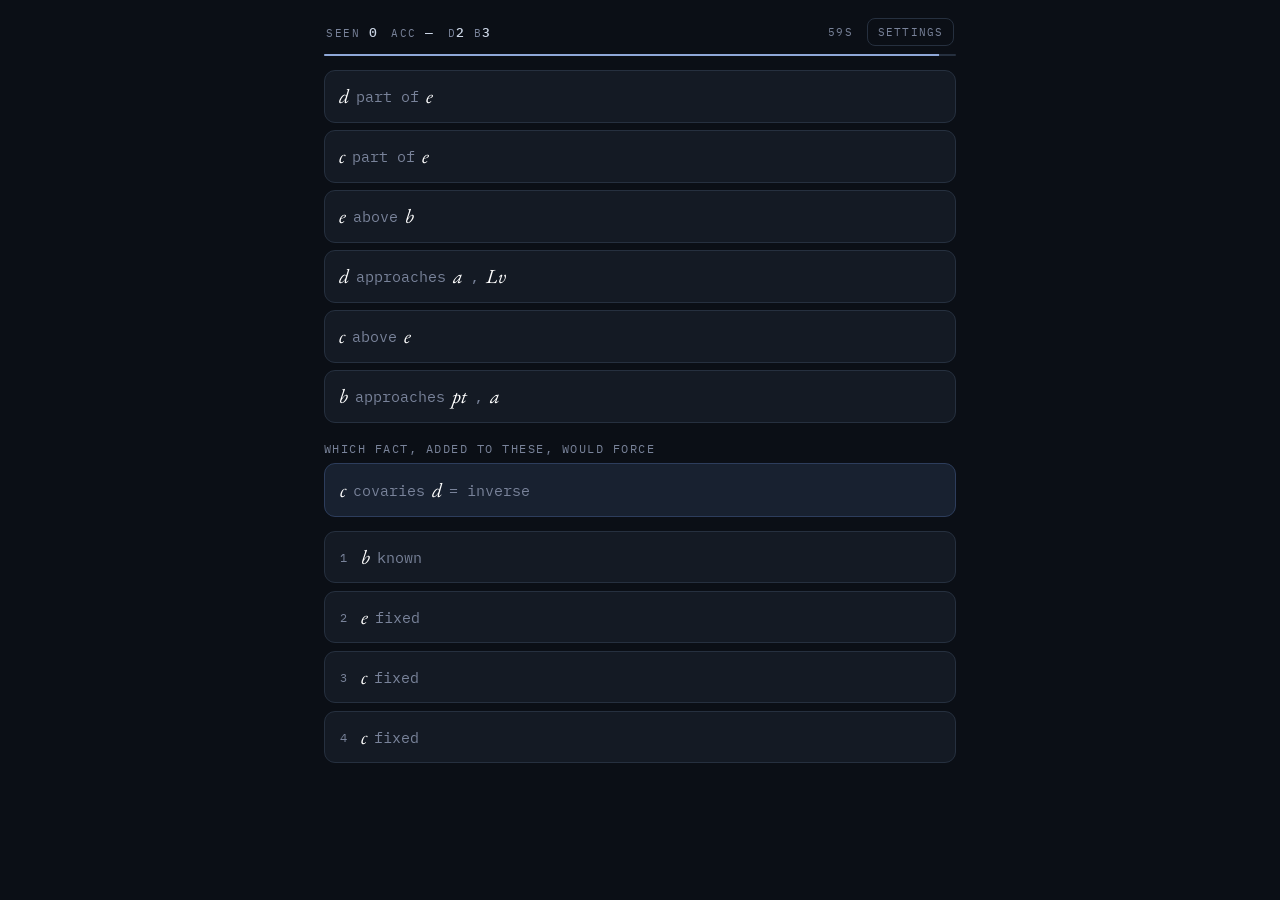
<file: trainer-coordinated.html>
<!doctype html>
<html lang="en"><head><meta charset="utf-8">
<meta name="viewport" content="width=device-width,initial-scale=1,viewport-fit=cover">
<title>Relational Trainer</title>
<link rel="preconnect" href="https://fonts.googleapis.com">
<link href="https://fonts.googleapis.com/css2?family=EB+Garamond:ital@0;1&family=IBM+Plex+Mono:wght@400;500&display=swap" rel="stylesheet">
<style>
  :root{
    --bg:#0b0f16; --panel:#141a24; --panel2:#182130; --line:#26303f;
    --ink:#ccd6e6; --muted:#79839a; --acc:#8fa8d8;
    --ok:#7ec8a0; --bad:#dc7f7f;
    --mono:'IBM Plex Mono',ui-monospace,Menlo,monospace;
    --serif:'EB Garamond',Georgia,serif;
  }
  *{box-sizing:border-box}
  html,body{margin:0;height:100%}
  body{ background:var(--bg); color:var(--ink); font-family:var(--mono);
        -webkit-text-size-adjust:100%; overscroll-behavior:none; }
  .wrap{ max-width:660px; margin:0 auto; padding:10px 14px 40px; }

  /* top bar */
  .hud{ display:flex; align-items:center; gap:14px; padding:8px 2px 6px;
        font-size:11px; letter-spacing:.14em; text-transform:uppercase; color:var(--muted); }
  .hud b{ color:var(--ink); font-weight:500; font-size:13px; letter-spacing:.04em }
  .hud .sp{flex:1}
  .iconbtn{ background:transparent; border:1px solid var(--line); color:var(--muted);
            border-radius:8px; padding:6px 10px; font:11px var(--mono); cursor:pointer;
            letter-spacing:.1em; text-transform:uppercase }
  .iconbtn:hover{ color:var(--ink) }

  /* countdown */
  .tbar{ height:2px; background:var(--line); border-radius:2px; overflow:hidden; margin:2px 0 14px }
  .tbar i{ display:block; height:100%; width:100%; background:var(--acc); transform-origin:left center }
  .tbar.low i{ background:var(--bad) }

  /* SINGLE SCREEN: premises + question together */
  .premises{ margin:0 0 4px }
  .prem{ background:var(--panel); border:1px solid var(--line); border-radius:11px;
         padding:11px 14px; margin:7px 0; font-size:15.5px; line-height:1.45;
         display:flex; flex-wrap:wrap; align-items:center; gap:0 7px; }
  .tok{ font-family:var(--serif); font-style:italic; font-size:20px; color:#fff; }
  .fw{ color:var(--muted); font-size:14.5px }

  .qlead{ color:var(--muted); font-size:11.5px; letter-spacing:.13em; text-transform:uppercase;
          margin:18px 0 7px }
  .question{ background:var(--panel2); border:1px solid #2d3d5c; border-radius:11px;
             padding:13px 15px; font-size:17px; display:flex; flex-wrap:wrap;
             align-items:center; gap:0 7px }

  .opts{ margin-top:14px }
  .opt{ display:flex; align-items:center; gap:0 7px; flex-wrap:wrap; width:100%; text-align:left;
        background:var(--panel); color:var(--ink); border:1px solid var(--line);
        border-radius:11px; padding:12px 15px; margin:8px 0; font:15.5px var(--mono);
        cursor:pointer; transition:border-color .12s,color .12s }
  .opt:hover:not([disabled]){ border-color:#3a4a63 }
  .opt.right{ border-color:var(--ok); color:var(--ok) }
  .opt.wrong{ border-color:var(--bad); color:var(--bad) }
  .opt .n{ color:var(--muted); font-size:12px; min-width:14px }

  .bar{ display:flex; gap:8px; margin-top:14px; flex-wrap:wrap }
  .btn{ background:transparent; color:var(--muted); border:1px solid var(--line);
        border-radius:9px; padding:10px 16px; font:12.5px var(--mono); cursor:pointer;
        letter-spacing:.06em }
  .btn:hover{ color:var(--ink) }
  .btn.pri{ border-color:#38507a; color:var(--acc) }

  /* explanation */
  .exp{ margin-top:18px; border-top:1px solid var(--line); padding-top:14px }
  .exp h4{ margin:0 0 4px; font-size:11px; letter-spacing:.14em; text-transform:uppercase;
           color:var(--muted); font-weight:400 }
  .cg{ width:100%; height:auto; display:block; margin:10px 0; overflow:visible }
  .cg-n{ stroke-width:1.2 }
  .cg-given{ fill:rgba(140,160,200,.10); stroke:rgba(140,160,200,.5) }
  .cg-derived{ fill:rgba(126,200,160,.10); stroke:rgba(126,200,160,.5) }
  .cg-target{ fill:rgba(143,168,216,.20); stroke:var(--acc); stroke-width:1.7 }
  .cg-neg{ fill:rgba(220,127,127,.08); stroke:rgba(220,127,127,.42); stroke-dasharray:3 3 }
  .cg-e{ stroke:var(--muted); stroke-width:1; opacity:.45 }
  .cg-t{ font:10.5px var(--mono); fill:var(--ink) }
  .cg-law{ font:9px var(--mono); fill:var(--muted) }
  .deriv{ font-size:12.5px; color:var(--muted); line-height:1.65; white-space:pre-wrap;
          background:var(--panel); border:1px solid var(--line); border-radius:9px;
          padding:10px 13px; margin-top:6px; overflow-x:auto }
  .seeds{ font-size:11px; color:var(--muted); letter-spacing:.06em; margin-top:8px }

  /* settings drawer */
  .drawer{ position:fixed; inset:0; background:rgba(6,9,14,.86); display:none;
           align-items:center; justify-content:center; padding:18px; z-index:40 }
  .drawer.on{ display:flex }
  .panel{ background:var(--panel); border:1px solid var(--line); border-radius:14px;
          padding:18px; width:100%; max-width:380px }
  .panel h3{ margin:0 0 14px; font-size:12px; letter-spacing:.14em; text-transform:uppercase;
             color:var(--muted); font-weight:400 }
  .row{ display:flex; align-items:center; gap:12px; margin:14px 0; font-size:13px }
  .row label{ flex:1; color:var(--ink) }
  .row input[type=range]{ flex:1.2; accent-color:var(--acc) }
  .row .val{ min-width:44px; text-align:right; color:var(--acc); font-size:13px }
  .hint{ font-size:11.5px; color:var(--muted); line-height:1.5; margin-top:-8px }
</style></head>
<body>
<div class="wrap">
  <div class="hud">
    <span>seen <b id="n">0</b></span>
    <span>acc <b id="acc">—</b></span>
    <span>d<b id="hd">2</b> b<b id="hb">3</b></span>
    <span class="sp"></span>
    <span id="tm">—</span>
    <button class="iconbtn" id="cfg">settings</button>
  </div>
  <div class="tbar" id="tbar"><i id="tfill"></i></div>
  <div id="stage"></div>
</div>

<div class="drawer" id="drawer"><div class="panel">
  <h3>settings</h3>
  <div class="row"><label>time per item</label>
    <input type="range" id="sSec" min="10" max="180" step="5"><span class="val" id="vSec"></span></div>
  <div class="hint">Premises and the question are on one screen. One countdown for the whole item.</div>
  <div class="row"><label>premises</label>
    <input type="range" id="sPrem" min="4" max="9" step="1"><span class="val" id="vPrem"></span></div>
  <div class="row"><label>depth</label>
    <input type="range" id="sDepth" min="2" max="5" step="1"><span class="val" id="vDepth"></span></div>
  <div class="hint">Chain length inside a structure &mdash; how many steps the answer sits behind. This is the old arity: complexity of a single relation.</div>
  <div class="row"><label>breadth</label>
    <input type="range" id="sSeed" min="2" max="5" step="1"><span class="val" id="vSeed"></span></div>
  <div class="hint">How many distinct relational modes are combined and must be integrated. Independent of depth &mdash; push either alone.</div>
  <div class="bar"><button class="btn pri" id="close">done</button></div>
</div></div>

<script>
(function(){
// engine.js — the closure engine.
//
// A STRUCTURE is a set of tokens, each carrying CHARACTERISTICS, plus a set of FACTS.
// LAWS are forcing rules: given facts/characteristics present, they derive new facts.
// CLOSURE runs the laws to fixpoint -- everything that MUST hold, given what's asserted.
//
// This replaces the per-frame evaluators. A frame is no longer a module with its own
// space; it is whatever pattern the closure produces. The laws below are taken from
// actual mathematics; where a fork exists it is resolved as standard math resolves it.
//
// Representation. A fact is a small tagged object, canonicalised to a string key so the
// fact-set is deduped and closure can test membership in O(1). Characteristics are facts
// too (a token "being free" is the fact {p:'free', a:t}) -- this is the map's claim that
// relations are just characteristics; we honour it by making them the same type.

function key(f){
  // stable canonical key; sort object entries so {a,b} == {b,a} order-independence is
  // handled per-predicate, not here (some predicates are ordered, some symmetric).
  return f.p + '(' + (f.args||[]).join(',') + ')' + (f.v!==undefined? '='+f.v : '');
}

function mkFact(p, args, v){
  var f = {p:p, args:args||[]};
  if(v!==undefined) f.v = v;
  f.k = key(f);
  return f;
}

// A Structure holds tokens (ids), a fact set (map key->fact), and provenance for
// explanation (which law fired to add each fact, from which supports).
function Structure(tokens){
  this.tokens = tokens.slice();
  this.facts = {};            // key -> fact
  this.why = {};              // key -> {law, from:[keys]}  (provenance)
}
Structure.prototype.has = function(f){ return this.facts[typeof f==='string'?f:f.k] !== undefined; };
Structure.prototype.get = function(k){ return this.facts[k]; };
Structure.prototype.add = function(f, law, from){
  if(this.facts[f.k]) return false;
  this.facts[f.k] = f;
  this.why[f.k] = {law: law||'given', from: from||[]};
  return true;
};
Structure.prototype.all = function(){ var o=[]; for(var k in this.facts) o.push(this.facts[k]); return o; };
Structure.prototype.withPred = function(p){ return this.all().filter(function(f){ return f.p===p; }); };
Structure.prototype.clone = function(){
  var s = new Structure(this.tokens);
  for(var k in this.facts){ s.facts[k]=this.facts[k]; s.why[k]=this.why[k]; }
  return s;
};

// A LAW is {name, fire(struct) -> [ {fact, from:[supportKeys]} ]}. It reads the current
// facts and returns new facts it would force, each with the supports that justify it.
// The engine adds them and re-runs until nothing new appears (monotone fixpoint).
function close(struct, laws, opts){
  opts = opts || {};
  var maxRounds = opts.maxRounds || 60;
  var round = 0, changed = true;
  while(changed && round++ < maxRounds){
    changed = false;
    for(var i=0;i<laws.length;i++){
      var out = laws[i].fire(struct);
      if(!out || !out.length) continue;
      for(var j=0;j<out.length;j++){
        var f = out[j].fact;
        if(struct.add(f, laws[i].name, out[j].from)) changed = true;
      }
    }
  }
  struct._rounds = round;
  struct._saturated = (round <= maxRounds);
  return struct;
}

// Consistency: a law may instead flag a contradiction by returning a fact tagged
// {contradiction:true}. Closure records it; callers decide what to do (the "reason under
// contradiction" mode). For now we surface it.
function contradictions(struct){
  return struct.all().filter(function(f){ return f.p==='__contradiction'; });
}


var E = { mkFact: mkFact, key: key, Structure: Structure, close: close, contradictions: contradictions };
var ALL_LAWS = [];

// laws-structure.js — the intra-mode laws, ported from the verified frames.
//
// These were previously per-frame EVALUATORS, each with its own model space. Here they
// become laws in one closure. The logic is the logic that was measurement-verified in the
// old build; what is discarded is the siloed architecture, not the content.
//
// Ported:
//   order        transitivity of `above`
//   requirement  transitivity of `requires`, failure propagation  (verified dep)
//   grounding    a link authors its pair's order; holds iff its ground holds (verified crel)
//   maps         direction/spread composition, genuine (the fixed comp -- no vacuous truth)
//   conditions   a condition reads the order straight/reversed; opposites force reversal
//   containment  transitivity of `contains`
//   distinction  same/distinct is an equivalence-ish sign structure
//
// Every law states what its characteristics FORCE. Nothing is asserted that does not hold.

var mkFact = E.mkFact;

function h(s,p,args,v){ return s.has(mkFact(p,args,v).k); }

/* ---------- ORDER ---------- */
var orderTransitive = {
  name:'order-transitive',
  fire:function(s){
    var out=[], ab=s.withPred('above');
    for(var i=0;i<ab.length;i++) for(var j=0;j<ab.length;j++){
      if(ab[i].args[1]!==ab[j].args[0]) continue;
      var a=ab[i].args[0], c=ab[j].args[1];
      if(a===c) continue;
      var f=mkFact('above',[a,c]);
      if(!s.has(f.k)) out.push({fact:f, from:[ab[i].k, ab[j].k]});
    }
    return out;
  }
};
// asymmetry: above(a,b) and above(b,a) is a contradiction
var orderAsymmetric = {
  name:'order-asymmetric',
  fire:function(s){
    var out=[], ab=s.withPred('above');
    for(var i=0;i<ab.length;i++){
      var a=ab[i].args[0], b=ab[i].args[1];
      if(h(s,'above',[b,a])){
        var f=mkFact('__contradiction',['order',a,b]);
        if(!s.has(f.k)) out.push({fact:f, from:[ab[i].k, mkFact('above',[b,a]).k]});
      }
    }
    return out;
  }
};

/* ---------- REQUIREMENT (verified dep) ---------- */
// requires is the DIRECT edge; needs is its transitive closure (the wording fix from the
// old build: "directly requires" vs "requires" -- kept honest here as two predicates).
var requireTransitive = {
  name:'requires-transitive',
  fire:function(s){
    var out=[];
    var direct=s.withPred('requires'), trans=s.withPred('needs');
    // seed: every direct edge is a need
    direct.forEach(function(d){
      var f=mkFact('needs',[d.args[0], d.args[1]]);
      if(!s.has(f.k)) out.push({fact:f, from:[d.k]});
    });
    // close: needs o requires -> needs
    trans.forEach(function(t){
      direct.forEach(function(d){
        if(t.args[1]!==d.args[0]) return;
        var f=mkFact('needs',[t.args[0], d.args[1]]);
        if(!s.has(f.k)) out.push({fact:f, from:[t.k, d.k]});
      });
    });
    return out;
  }
};
// failure propagation: if x failed and y needs x, y is unavailable
var failurePropagates = {
  name:'failure-propagates',
  fire:function(s){
    var out=[];
    s.withPred('failed').forEach(function(fl){
      var x=fl.args[0];
      s.withPred('needs').forEach(function(n){
        if(n.args[1]!==x) return;
        var f=mkFact('unavailable',[n.args[0]]);
        if(!s.has(f.k)) out.push({fact:f, from:[fl.k, n.k]});
      });
      var self=mkFact('unavailable',[x]);
      if(!s.has(self.k)) out.push({fact:self, from:[fl.k]});
    });
    return out;
  }
};

/* ---------- GROUNDING (verified crel, incl. the authorship fix) ---------- */
// a link holds iff its ground holds; a holding link AUTHORS the order of its endpoints.
var groundHolds = {
  name:'ground-holds',
  fire:function(s){
    var out=[];
    s.withPred('groundedIn').forEach(function(g){
      var link=g.args[0], ground=g.args[1];
      // ground present (a mark) or ground link holds
      var groundOK = h(s,'present',[ground]) || h(s,'linkHolds',[ground]);
      if(!groundOK) return;
      // endpoints must be present
      var ends=s.withPred('linkEnds').find(function(e){ return e.args[0]===link; });
      if(!ends) return;
      if(!h(s,'present',[ends.args[1]]) || !h(s,'present',[ends.args[2]])) return;
      var f=mkFact('linkHolds',[link]);
      if(!s.has(f.k)) out.push({fact:f, from:[g.k, ends.k]});
    });
    return out;
  }
};
var linkAuthorsOrder = {
  name:'link-authors-order',
  fire:function(s){
    var out=[];
    s.withPred('linkHolds').forEach(function(lh){
      var ends=s.withPred('linkEnds').find(function(e){ return e.args[0]===lh.args[0]; });
      if(!ends) return;
      var f=mkFact('above',[ends.args[1], ends.args[2]]);
      if(!s.has(f.k)) out.push({fact:f, from:[lh.k, ends.k]});
    });
    return out;
  }
};
// contrapositive: a link that FAILS while both endpoints are present => its ground gave way
var linkFailureImpliesGround = {
  name:'link-failure-implies-ground-gone',
  fire:function(s){
    var out=[];
    s.withPred('linkFails').forEach(function(lf){
      var link=lf.args[0];
      var ends=s.withPred('linkEnds').find(function(e){ return e.args[0]===link; });
      var g=s.withPred('groundedIn').find(function(x){ return x.args[0]===link; });
      if(!ends||!g) return;
      if(h(s,'present',[ends.args[1]]) && h(s,'present',[ends.args[2]])){
        var f=mkFact('groundGone',[g.args[1]]);
        if(!s.has(f.k)) out.push({fact:f, from:[lf.k, ends.k, g.k]});
      }
    });
    return out;
  }
};

/* ---------- MAPS (the fixed composition: no vacuous truth) ---------- */
var DIRC=function(a,b){ return a===b? 'preserving':'reversing'; };
function spreadC(a,b){
  if(a==='holds') return b;
  if(b==='holds') return a;
  if(a===b) return a;
  return null;                      // narrow-with-widen: undetermined
}
var composeMaps = {
  name:'compose-maps',
  fire:function(s){
    var out=[];
    s.withPred('composes').forEach(function(c){
      var hName=c.args[0], g=c.args[1], f=c.args[2];
      var dg=s.withPred('direction').find(function(x){ return x.args[0]===g; });
      var df=s.withPred('direction').find(function(x){ return x.args[0]===f; });
      var sg=s.withPred('spread').find(function(x){ return x.args[0]===g; });
      var sf=s.withPred('spread').find(function(x){ return x.args[0]===f; });
      if(dg&&df){
        var d=mkFact('direction',[hName], DIRC(dg.v, df.v));
        if(!s.has(d.k)) out.push({fact:d, from:[c.k, dg.k, df.k]});
      }
      if(sg&&sf){
        var sv=spreadC(sg.v, sf.v);
        // undetermined spread forces NOTHING -- the fix. no vacuous assertion.
        if(sv!==null){
          var sp=mkFact('spread',[hName], sv);
          if(!s.has(sp.k)) out.push({fact:sp, from:[c.k, sg.k, sf.k]});
        }
      }
    });
    return out;
  }
};
// a map's direction acts on order: preserving keeps, reversing flips
var mapActsOnOrder = {
  name:'map-acts-on-order',
  fire:function(s){
    var out=[];
    s.withPred('direction').forEach(function(d){
      var fn=d.args[0];
      s.withPred('above').forEach(function(ab){
        var x=ab.args[0], y=ab.args[1];
        var img = (d.v==='preserving')? mkFact('imgAbove',[fn,x,y]) : mkFact('imgAbove',[fn,y,x]);
        if(!s.has(img.k)) out.push({fact:img, from:[d.k, ab.k]});
      });
    });
    return out;
  }
};

/* ---------- CONDITIONS (verified uni) ---------- */
// a condition reads the base order straight or reversed, over the objects it covers
var conditionReadsOrder = {
  name:'condition-reads-order',
  fire:function(s){
    var out=[];
    s.withPred('orientation').forEach(function(o){
      var c=o.args[0];
      s.withPred('above').forEach(function(ab){
        var x=ab.args[0], y=ab.args[1];
        if(!h(s,'covers',[c,x]) || !h(s,'covers',[c,y])) return;
        var f = (o.v==='straight')? mkFact('underAbove',[c,x,y]) : mkFact('underAbove',[c,y,x]);
        if(!s.has(f.k)) out.push({fact:f, from:[o.k, ab.k, mkFact('covers',[c,x]).k, mkFact('covers',[c,y]).k]});
      });
    });
    return out;
  }
};
// opposite conditions force reversed orientation
var oppositeConditions = {
  name:'opposite-conditions',
  fire:function(s){
    var out=[];
    s.withPred('opposite').forEach(function(op){
      var a=op.args[0], b=op.args[1];
      var oa=s.withPred('orientation').find(function(x){ return x.args[0]===a; });
      if(!oa) return;
      var flip = (oa.v==='straight')? 'reversed':'straight';
      var f=mkFact('orientation',[b], flip);
      if(!s.has(f.k)) out.push({fact:f, from:[op.k, oa.k]});
    });
    return out;
  }
};

/* ---------- CONTAINMENT ---------- */
var containTransitive = {
  name:'contains-transitive',
  fire:function(s){
    var out=[], cs=s.withPred('contains');
    for(var i=0;i<cs.length;i++) for(var j=0;j<cs.length;j++){
      if(cs[i].args[1]!==cs[j].args[0]) continue;
      var a=cs[i].args[0], c=cs[j].args[1];
      if(a===c) continue;
      var f=mkFact('contains',[a,c]);
      if(!s.has(f.k)) out.push({fact:f, from:[cs[i].k, cs[j].k]});
    }
    return out;
  }
};

// laws-quantity.js — magnitude, conservation, rate, invariance, series.
//
// These are the primitives the old frames could not express. They are what makes the
// ideal-gas structure and calculus-style reasoning representable at all.
//
// ADDITION is NOT function composition. Composition maps orderings; addition combines
// magnitudes and obeys laws composition lacks: conservation (fixed total => parts covary
// inversely), decomposition, and SOLVING for a missing part. That solving move is the
// equalization insight, and it is why addition earns its own primitive.

var mkFact = E.mkFact;
function h(s,p,a,v){ return s.has(mkFact(p,a,v).k); }

/* ---------- CONSERVATION: the ideal-gas move ---------- */
// If p and q are parts of the same total and the total is fixed, they covary INVERSELY.
// (PV = nRT with nRT fixed => P and V inversely related.)
var conservedInverse = {
  name:'conserved-inverse-covariation',
  fire:function(s){
    var out=[];
    var parts=s.withPred('partOf');
    for(var i=0;i<parts.length;i++) for(var j=0;j<parts.length;j++){
      if(i===j) continue;
      var p=parts[i], q=parts[j];
      if(p.args[1]!==q.args[1]) continue;              // same total
      var total=p.args[1];
      if(!h(s,'fixed',[total])) continue;              // total must be fixed
      if(p.args[0]===q.args[0]) continue;
      var f=mkFact('covaries',[p.args[0], q.args[0]], 'inverse');
      if(!s.has(f.k)) out.push({fact:f, from:[p.k, q.k, mkFact('fixed',[total]).k]});
    }
    return out;
  }
};
// Solving: with a fixed total and all-but-one part known, the remaining part is forced.
var partSolvable = {
  name:'part-solvable',
  fire:function(s){
    var out=[];
    var byTotal={};
    s.withPred('partOf').forEach(function(p){ (byTotal[p.args[1]]=byTotal[p.args[1]]||[]).push(p); });
    Object.keys(byTotal).forEach(function(total){
      if(!h(s,'fixed',[total])) return;
      var ps=byTotal[total];
      var unknown=ps.filter(function(p){ return !h(s,'known',[p.args[0]]); });
      if(unknown.length===1 && ps.length>1){
        var f=mkFact('known',[unknown[0].args[0]]);
        if(!s.has(f.k)) out.push({fact:f, from:ps.map(function(p){return p.k;}).concat([mkFact('fixed',[total]).k])});
      }
    });
    return out;
  }
};

/* ---------- RATE: monotonicity and the chain rule ---------- */
// positive rate => increasing the input forces increasing the output
var rateMonotone = {
  name:'rate-monotone',
  fire:function(s){
    var out=[];
    s.withPred('rateOf').forEach(function(r){
      var y=r.args[0], x=r.args[1];
      if(r.v==='positive'){
        var f=mkFact('covaries',[y,x],'direct');
        if(!s.has(f.k)) out.push({fact:f, from:[r.k]});
      } else if(r.v==='negative'){
        var g=mkFact('covaries',[y,x],'inverse');
        if(!s.has(g.k)) out.push({fact:g, from:[r.k]});
      }
    });
    return out;
  }
};
// chain rule: rate(z wrt x) = rate(z wrt y) * rate(y wrt x)  -- sign composition
var chainRule = {
  name:'chain-rule',
  fire:function(s){
    var out=[], rs=s.withPred('rateOf');
    for(var i=0;i<rs.length;i++) for(var j=0;j<rs.length;j++){
      var zy=rs[i], yx=rs[j];
      if(zy.args[1]!==yx.args[0]) continue;            // z wrt y, y wrt x
      var z=zy.args[0], x=yx.args[1];
      if(z===x) continue;
      if(zy.v==='zero'||yx.v==='zero'){
        var fz=mkFact('rateOf',[z,x],'zero');
        if(!s.has(fz.k)) out.push({fact:fz, from:[zy.k, yx.k]});
        continue;
      }
      if(!zy.v||!yx.v) continue;
      var sign = (zy.v===yx.v)? 'positive' : 'negative';
      var f=mkFact('rateOf',[z,x], sign);
      if(!s.has(f.k)) out.push({fact:f, from:[zy.k, yx.k]});
    }
    return out;
  }
};

/* ---------- INVARIANCE: conservation/symmetry ---------- */
// a fact invariant under a transform survives the transform's application
var invarianceTransfer = {
  name:'invariance-transfer',
  fire:function(s){
    var out=[];
    s.withPred('invariantUnder').forEach(function(iv){
      var what=iv.args[0], tr=iv.args[1];
      if(!h(s,'applied',[tr])) return;
      var f=mkFact('persists',[what]);
      if(!s.has(f.k)) out.push({fact:f, from:[iv.k, mkFact('applied',[tr]).k]});
    });
    return out;
  }
};

/* ---------- SERIES: only the faithful minimal tests ---------- */
// monotone + bounded => converges  (monotone convergence theorem)
var monotoneBounded = {
  name:'monotone-bounded-converges',
  fire:function(s){
    var out=[];
    s.withPred('monotone').forEach(function(m){
      var seq=m.args[0];
      if(!h(s,'bounded',[seq])) return;
      var f=mkFact('converges',[seq]);
      if(!s.has(f.k)) out.push({fact:f, from:[m.k, mkFact('bounded',[seq]).k]});
    });
    return out;
  }
};
// terms do NOT approach 0 => the series diverges (term test) -- the only divergence claim
// we make, because stronger tests need machinery we are not faking.
var termTest = {
  name:'term-test-divergence',
  fire:function(s){
    var out=[];
    s.withPred('termsApproach').forEach(function(t){
      if(t.v==='zero') return;
      var f=mkFact('diverges',[t.args[0]]);
      if(!s.has(f.k)) out.push({fact:f, from:[t.k]});
    });
    return out;
  }
};

/* ---------- MODALITY / CONTRADICTION ---------- */
var contradictionDetect = {
  name:'contradiction-detect',
  fire:function(s){
    var out=[];
    s.withPred('negates').forEach(function(n){
      var factKey=n.args[0];
      if(s.has(factKey)){
        var f=mkFact('__contradiction',['negation',factKey]);
        if(!s.has(f.k)) out.push({fact:f, from:[n.k, factKey]});
      }
    });
    return out;
  }
};

// laws-equate.js — the algebra of equating, as forcing-laws.
//
// The insight to reproduce (equalization example):
//   3k·x + 28/(7n) = (15/28)·x + 12/15,  x free, k and n fixed
//   => because this holds for ALL x, the x-coefficients must match and the constants must
//      match:  3k = 15/28  AND  28/(7n) = 12/15.
//
// This must FALL OUT of characteristics under a law, not be coded for this item. The law
// is the standard one: an IDENTITY in a free variable forces component-wise equality.
//
// Modelling. Each side is an additive expression over one free token x:
//   expr = { coeff: <token or const>, konst: <token or const> }   meaning coeff*x + konst
// Facts we use:
//   free(x)                         x is a free variable
//   fixed(t)                        t is a constant
//   identity(L,R)                   the two expressions are EQUAL FOR ALL values of x
//   equation(L,R)                   the two expressions are equal for SOME value (a root)
//   equal(a,b)                      value equality (symmetric)
//   coeffOf(E,x)=c / konstOf(E)=d   structural extractors (given by the problem)
//
// Fork (from the map, resolved as standard algebra):
//   identity  -> match coefficients AND constants (this law)
//   equation  -> forces only a root relation, NOT coefficient matching
// We implement both so the distinction is explicit and an item must declare which.

var mkFact = E.mkFact;

// symmetric equality helper: add equal(a,b) and equal(b,a)
function eqFacts(a,b,from){
  return [
    {fact: mkFact('equal',[a,b]), from:from},
    {fact: mkFact('equal',[b,a]), from:from}
  ];
}

// LAW: free-identity matching.
// If identity(L,R) holds and x is free, then coeffOf(L,x) == coeffOf(R,x) and
// konstOf(L) == konstOf(R). Standard: two polynomials equal for all x share coefficients.
var freeIdentityMatch = {
  name: 'free-identity-match',
  fire: function(s){
    var out = [];
    s.withPred('identity').forEach(function(id){
      var L = id.args[0], R = id.args[1], x = id.args[2];
      if(!s.has(mkFact('free',[x]).k)) return;              // only forces for a FREE var
      // pull the structural coeff/konst facts the problem supplied
      var cL = s.withPred('coeffOf').find(function(f){ return f.args[0]===L && f.args[1]===x; });
      var cR = s.withPred('coeffOf').find(function(f){ return f.args[0]===R && f.args[1]===x; });
      var kL = s.withPred('konstOf').find(function(f){ return f.args[0]===L; });
      var kR = s.withPred('konstOf').find(function(f){ return f.args[0]===R; });
      if(cL && cR){
        var supp=[id.k, mkFact('free',[x]).k, cL.k, cR.k];
        eqFacts(cL.v, cR.v, supp).forEach(function(e){ out.push(e); });
      }
      if(kL && kR){
        var supp2=[id.k, mkFact('free',[x]).k, kL.k, kR.k];
        eqFacts(kL.v, kR.v, supp2).forEach(function(e){ out.push(e); });
      }
    });
    return out;
  }
};

// LAW: equality is transitive (needed so matched components chain).
var equalTransitive = {
  name: 'equal-transitive',
  fire: function(s){
    var out=[], eqs = s.withPred('equal');
    for(var i=0;i<eqs.length;i++) for(var j=0;j<eqs.length;j++){
      if(eqs[i].args[1]===eqs[j].args[0] && eqs[i].args[0]!==eqs[j].args[1]){
        var a=eqs[i].args[0], c=eqs[j].args[1];
        var f=mkFact('equal',[a,c]);
        if(!s.has(f.k)) out.push({fact:f, from:[eqs[i].k, eqs[j].k]});
      }
    }
    return out;
  }
};

// LAW: identity ⟹ equality of the two sides' VALUES (they're equal as values), but NOT
// identical as objects. (§3.6 — identity/equality distinction kept honest.)
var identityGivesEqual = {
  name: 'identity-gives-equal',
  fire: function(s){
    var out=[];
    s.withPred('identity').forEach(function(id){
      eqFacts(id.args[0], id.args[1], [id.k]).forEach(function(e){ out.push(e); });
    });
    return out;
  }
};

// LAW: equation (equal for SOME x) does NOT force coefficient matching. It forces a root
// relation only. We represent that as root(L,R,x) and deliberately emit no coeff equality,
// so an item tagged `equation` cannot be solved by the matching move -- the distinction
// the fork demands.
var equationGivesRoot = {
  name: 'equation-gives-root',
  fire: function(s){
    var out=[];
    s.withPred('equation').forEach(function(eq){
      var f=mkFact('root',[eq.args[0], eq.args[1], eq.args[2]]);
      if(!s.has(f.k)) out.push({fact:f, from:[eq.k]});
    });
    return out;
  }
};

// laws-limit.js — limits, faithfully.
//
// Insight to reproduce (nested-limit example):
//   lim_{x->a} f(g(x)).  If g(x) -> b as x->a, and f(y) -> L as y->b, then the limit is L
//   PROVIDED the standard side condition holds:
//        f is continuous at b   OR   g(x) != b for x near a (g doesn't attain b).
//   A jump discontinuity of the OUTER function f AT b does NOT break the limit as long as
//   g doesn't actually hit b near a -- because the limit only sees the DELETED
//   neighborhood (the approached value is never the value AT the point).
//
// This is the exact real-analysis theorem (limit of a composition), transcribed with its
// genuine side condition -- not a loosened version. Fork from the map resolved as
// standard analysis resolves it.
//
// Facts:
//   approaches(g, a, b)      g(x) -> b as x -> a
//   approaches(f, b, L)      f(y) -> L as y -> b
//   continuousAt(f, b)       f is continuous at b
//   attainsNear(g, a, b)     g(x) = b for some x arbitrarily near a (g HITS the value)
//   never-attains is the absence of attainsNear
//   limitOf(comp(f,g), a) = L   the derived conclusion

var mkFact = E.mkFact;

// LAW: deleted-neighborhood — a limit ignores the value AT the point.
// If approaches(h, a, b) then the fact valueAt(h,a) (whatever it is) has NO bearing on the
// limit. We encode this by making the limit laws never consult valueAt; this law records
// the principle for the explanation graph and licenses "endpoint irrelevant".
var deletedNeighborhood = {
  name: 'deleted-neighborhood',
  fire: function(s){
    var out=[];
    s.withPred('approaches').forEach(function(ap){
      var h=ap.args[0], a=ap.args[1], b=ap.args[2];
      var f=mkFact('endpointIrrelevant',[h,a]);
      if(!s.has(f.k)) out.push({fact:f, from:[ap.k]});
    });
    return out;
  }
};

// LAW: composition-of-limits, standard condition.
// approaches(g,a,b) AND approaches(f,b,L) AND ( continuousAt(f,b) OR NOT attainsNear(g,a,b) )
//   => limitOf(comp(f,g), a) = L
var composeLimits = {
  name: 'compose-limits',
  fire: function(s){
    var out=[];
    var gAps = s.withPred('approaches');
    gAps.forEach(function(g){        // g: approaches(g, a, b)
      var gname=g.args[0], a=g.args[1], b=g.args[2];
      gAps.forEach(function(f){      // f: approaches(f, b, L)
        if(f===g) return;
        var fname=f.args[0], fb=f.args[1], L=f.args[2];
        if(fb!==b) return;           // f must approach at the value g heads to
        var cont = s.has(mkFact('continuousAt',[fname,b]).k);
        var attains = s.has(mkFact('attainsNear',[gname,a,b]).k);
        // standard side condition: continuous at b OR g doesn't attain b near a
        if(cont || !attains){
          var supp=[g.k, f.k];
          if(cont) supp.push(mkFact('continuousAt',[fname,b]).k);
          else supp.push('not:'+mkFact('attainsNear',[gname,a,b]).k);
          var concl=mkFact('limitOf',['comp('+fname+','+gname+')', a], L);
          if(!s.has(concl.k)) out.push({fact:concl, from:supp});
        }
        // If f is DISCONTINUOUS at b AND g DOES attain b near a, the theorem does NOT
        // apply -- we deliberately derive nothing, matching analysis. (No false limit.)
      });
    });
    return out;
  }
};

// LAW: a jump discontinuity AT b is exactly "not continuousAt(f,b)". Recorded so the graph
// can show why survival depends on the attainment side of the OR.
var jumpIsDiscontinuity = {
  name: 'jump-is-discontinuity',
  fire: function(s){
    var out=[];
    s.withPred('jumpAt').forEach(function(j){
      // jumpAt(f,b) => explicitly NOT continuousAt(f,b); we mark discontinuous.
      var f=mkFact('discontinuousAt',[j.args[0], j.args[1]]);
      if(!s.has(f.k)) out.push({fact:f, from:[j.k]});
    });
    return out;
  }
};


var STRUCT_LAWS=[orderTransitive, orderAsymmetric, requireTransitive, failurePropagates,
  groundHolds, linkAuthorsOrder, linkFailureImpliesGround, composeMaps, mapActsOnOrder,
  conditionReadsOrder, oppositeConditions, containTransitive];
var QTY_LAWS=[conservedInverse, partSolvable, rateMonotone, chainRule, invarianceTransfer,
  monotoneBounded, termTest, contradictionDetect];
var EQ_LAWS=[freeIdentityMatch, equalTransitive, identityGivesEqual, equationGivesRoot];
var LIM_LAWS=[deletedNeighborhood, composeLimits, jumpIsDiscontinuity];

// generate.js — novel problem generation over the substrate.
//
// The move: instantiate a random set of tokens carrying random characteristics, close
// under ALL laws, then hide one load-bearing characteristic and ask which characteristic,
// added back, would force a target conclusion. (Abduction, unchanged -- it was right.)
//
// This is a NOVEL-PROBLEM generator in the intended sense: the combination of
// characteristics is fresh each time, so the synthesis required is fresh. Nothing about
// which frames appear is chosen -- the shadows fall out of whatever characteristics landed.


function rand(n){ return Math.floor(Math.random()*n); }
function shuffle(a){ a=a.slice(); for(var i=a.length-1;i>0;i--){var j=rand(i+1),t=a[i];a[i]=a[j];a[j]=t;} return a; }
function pick(a){ return a[rand(a.length)]; }

// ---- SEEDS -----------------------------------------------------------------
// A seed plants a coherent cluster of characteristics. Seeds are NOT frames: each plants
// characteristics whose shadows the laws will produce, and several seeds coexist over a
// shared token pool so their consequences INTERACT. That interaction is the synthesis.
// ---- SEEDS -----------------------------------------------------------------
// Each seed plants a coherent cluster of characteristics, PARAMETERISED BY DEPTH.
//
// DEPTH is the length of the forcing chain the seed lays down -- how many steps the
// closure must walk. This is Halford relational COMPLEXITY: arguments/steps held in one
// relation. It is the axis that pushes past working-memory span.
//
// BREADTH (how many seeds are planted per item) is the separate dial -- Waltz/Knowlton/
// Holyoak relational INTEGRATION: distinct modes coordinated on shared objects. The two
// load different mechanisms and are deliberately independent controls, because fusing
// them (as the old single "arity" number did) makes it impossible to push integration --
// the more g-loaded and prefrontal of the two -- on its own.
//
// need(d) reports how many tokens the seed consumes at depth d, so the pool can be sized.
var SEEDS = [
  { name:'conserved-set',
    need:function(d){ return d+1; },            // d parts + the total
    plant:function(t,d){
      var out=[], total=t[d];
      for(var i=0;i<d;i++) out.push(mkFact('partOf',[t[i], total]));
      out.push(mkFact('fixed',[total]));
      return out;
    }},
  { name:'requirement-chain',
    need:function(d){ return d+1; },
    plant:function(t,d){
      var out=[];
      for(var i=0;i<d;i++) out.push(mkFact('requires',[t[i], t[i+1]]));
      if(rand(2)) out.push(mkFact('failed',[t[d]]));   // sometimes seed the cascade
      return out;
    }},
  { name:'grounded-chain',
    need:function(d){ return d+2; },
    plant:function(t,d){
      // links grounded in the PREVIOUS link -- grounding chains to depth d
      var out=[], prev=null;
      for(var i=0;i<d;i++){
        var nm='L'+i+'_'+t[i];
        out.push(mkFact('linkEnds',[nm, t[i], t[i+1]]));
        out.push(mkFact('groundedIn',[nm, prev? prev : t[d+1]]));
        out.push(mkFact('present',[t[i]]));
        prev=nm;
      }
      out.push(mkFact('present',[t[d]]));
      out.push(mkFact('present',[t[d+1]]));
      return out;
    }},
  { name:'map-composition',
    need:function(d){ return d+1; },
    plant:function(t,d){
      // chain of composites: h1 = f1 after f0, h2 = f2 after h1, ...
      var out=[];
      out.push(mkFact('direction',[t[0]], pick(['preserving','reversing'])));
      out.push(mkFact('spread',[t[0]], pick(['narrows','holds','widens'])));
      for(var i=1;i<=d;i++){
        out.push(mkFact('direction',[t[i]], pick(['preserving','reversing'])));
        out.push(mkFact('spread',[t[i]], pick(['narrows','holds','widens'])));
        if(i<d) out.push(mkFact('composes',[t[i+1], t[i], t[i-1]]));
      }
      return out;
    }},
  { name:'conditioned-order',
    need:function(d){ return d+2; },
    plant:function(t,d){
      // an order chain of length d, read under a condition and its opposite
      var out=[], cA=t[d], cB=t[d+1];
      for(var i=0;i<d;i++){
        out.push(mkFact('above',[t[i], t[i+1]]));
        out.push(mkFact('covers',[cA, t[i]]));
        out.push(mkFact('covers',[cB, t[i]]));
      }
      out.push(mkFact('covers',[cA, t[d>0?d-1:0]]));
      out.push(mkFact('orientation',[cA], pick(['straight','reversed'])));
      out.push(mkFact('opposite',[cA, cB]));
      return out;
    }},
  { name:'rate-chain',
    need:function(d){ return d+1; },
    plant:function(t,d){
      var out=[];
      for(var i=0;i<d;i++) out.push(mkFact('rateOf',[t[i], t[i+1]], pick(['positive','negative'])));
      return out;
    }},
  { name:'containment',
    need:function(d){ return d+1; },
    plant:function(t,d){
      var out=[];
      for(var i=0;i<d;i++) out.push(mkFact('contains',[t[i], t[i+1]]));
      return out;
    }},
  { name:'approach',
    need:function(d){ return 3; },              // the limit structure is inherently 3-part
    plant:function(t,d){
      var out=[ mkFact('approaches',[t[0],'pt',t[1]]), mkFact('approaches',[t[2],t[1],'Lv']) ];
      if(rand(2)) out.push(mkFact('continuousAt',[t[2],t[1]]));
      else if(rand(2)) out.push(mkFact('attainsNear',[t[0],'pt',t[1]]));
      return out;
    }},
  { name:'ordering',
    need:function(d){ return d+1; },
    plant:function(t,d){
      var out=[];
      for(var i=0;i<d;i++) out.push(mkFact('above',[t[i], t[i+1]]));
      return out;
    }}
];

// ---- instantiate -----------------------------------------------------------
function instantiate(tokens, nSeeds, depth){
  var used = shuffle(SEEDS).slice(0, nSeeds);
  var facts = [], names = [];
  used.forEach(function(sd){
    var k = sd.need(depth);
    // draw from the SHARED pool -- overlap is what makes seeds interact rather than sit
    // side by side, and interaction is the synthesis the task is meant to train.
    var t = shuffle(tokens).slice(0, k);
    if(t.length < k) return;
    facts = facts.concat(sd.plant(t, depth));
    names.push(sd.name);
  });
  return {facts:facts, seeds:names};
}

// ---- generate an abduction item -------------------------------------------
function generate(opts){
  opts = opts||{};
  var tokens = opts.tokens || ['a','b','c','d','e','f'];
  var nSeeds = opts.seeds || 3;
  var depth  = opts.depth || 2;      // chain length: the complexity axis
  var wantPremises = opts.premises || 6;

  for(var att=0; att<400; att++){
    var inst = instantiate(tokens, nSeeds, depth);
    if(inst.facts.length < wantPremises+1) continue;

    // dedupe the planted facts
    var seen={}, given=[];
    inst.facts.forEach(function(f){ if(!seen[f.k]){ seen[f.k]=1; given.push(f); } });
    if(given.length < wantPremises+1) continue;
    given = shuffle(given).slice(0, wantPremises+1);   // +1: one will be hidden

    // full closure with everything
    var full = new E.Structure(tokens);
    given.forEach(function(f){ full.add(f,'given'); });
    E.close(full, ALL_LAWS);
    if(E.contradictions(full).length) continue;        // skip inconsistent draws

    // candidate conclusions: DERIVED facts (not given) -- these are what the structure forces
    var derived = full.all().filter(function(f){
      return full.why[f.k].law !== 'given' && f.p.indexOf('__')!==0;
    });
    if(!derived.length) continue;

    // find a (hidden premise, conclusion) pair where hiding the premise UN-forces it
    var order = shuffle(given.map(function(_,i){ return i; }));
    for(var oi=0; oi<order.length; oi++){
      var hideIdx = order[oi];
      var kept = given.filter(function(_,i){ return i!==hideIdx; });
      var partial = new E.Structure(tokens);
      kept.forEach(function(f){ partial.add(f,'given'); });
      E.close(partial, ALL_LAWS);

      // conclusions present in FULL but absent in PARTIAL == exactly what the hidden fact buys
      var lost = derived.filter(function(f){ return !partial.has(f.k); });
      if(!lost.length) continue;

      // QUALITY GATE. A good target must sit where the hidden fact AND at least two kept
      // premises converge. Without this, most targets rested on the answer plus at most one
      // premise -- solvable by reading a single line, which is the linearisation failure in
      // a new form. Measured before this gate: only 23% needed >=2 premises and 20% needed
      // NONE (pure giveaways).
      // Scale the required support with the difficulty dials. Measured with a flat floor
      // of 2, median support stayed at 2 for EVERY depth and breadth -- the dials changed
      // the structure but not the difficulty, because the gate accepted the first target
      // clearing the floor. Tying the floor to depth/breadth makes the axes actually bite.
      var minSupport = (opts.minSupport===undefined
        ? Math.max(2, Math.min(depth, 3) + (nSeeds>=4? 1:0))
        : opts.minSupport);
      var scored = lost.map(function(cand){
        var need=0;
        for(var q=0;q<kept.length;q++){
          var without=kept.filter(function(_,z){ return z!==q; });
          var t=new E.Structure(tokens);
          without.forEach(function(f){ t.add(f,'given'); });
          t.add(given[hideIdx],'given');
          E.close(t, ALL_LAWS);
          if(!t.has(cand.k)) need++;
        }
        return {cand:cand, need:need};
      }).filter(function(x){ return x.need >= minSupport; });
      if(!scored.length) continue;
      // prefer the target sitting at the deepest convergence, not just any that qualifies
      scored.sort(function(a,b){ return b.need-a.need; });
      var top = scored.filter(function(x){ return x.need===scored[0].need; });
      var target = pick(top).cand;

      // distractors: other characteristics that are CONSISTENT with kept but do NOT force
      // the target. Drawn from the seed vocabulary so they look like the real thing.
      var lures = buildLures(tokens, kept, target, partial, given[hideIdx]);
      if(lures.length < 3) continue;

      var answer = given[hideIdx];
      var options = shuffle([answer].concat(shuffle(lures).slice(0,3)));
      return {
        seeds: inst.seeds,
        premises: kept,
        target: target,
        answer: answer,
        options: options,
        correctIdx: options.indexOf(answer),
        derivedCount: derived.length,
        why: full.why[target.k]
      };
    }
  }
  return null;
}

// a lure must be possible alongside kept, and must NOT force the target
function buildLures(tokens, kept, target, partialClosure, answer){
  var pool = [];
  // Lures must be eliminable only by REASONING, never by shape. So build them from the
  // ANSWER's own predicate family first: same predicate, different arguments/value.
  // Measured before this: 0% of lures shared the answer's predicate, so a solver could
  // spot the odd one out without engaging the structure at all.
  if(answer){
    var ar = answer.args||[];
    if(ar.length===1){
      tokens.forEach(function(x){ if(x!==ar[0]) pool.push(mkFact(answer.p,[x], answer.v)); });
    } else if(ar.length===2){
      for(var p1=0;p1<tokens.length;p1++) for(var p2=0;p2<tokens.length;p2++){
        if(p1===p2) continue;
        pool.push(mkFact(answer.p,[tokens[p1],tokens[p2]], answer.v));
      }
    }
    // same predicate, different VALUE (e.g. direction preserving vs reversing)
    if(answer.v!==undefined){
      ['positive','negative','preserving','reversing','narrows','holds','widens','straight','reversed','inverse','direct']
        .forEach(function(v){ if(v!==answer.v) pool.push(mkFact(answer.p, ar, v)); });
    }
  }
  // fall back to general characteristics only if the family is exhausted
  tokens.forEach(function(x){
    pool.push(mkFact('fixed',[x]));
    pool.push(mkFact('present',[x]));
    pool.push(mkFact('known',[x]));
  });
  for(var i=0;i<tokens.length;i++) for(var j=0;j<tokens.length;j++){
    if(i===j) continue;
    pool.push(mkFact('above',[tokens[i],tokens[j]]));
    pool.push(mkFact('requires',[tokens[i],tokens[j]]));
    pool.push(mkFact('contains',[tokens[i],tokens[j]]));
  }
  var keptKeys={}; kept.forEach(function(f){ keptKeys[f.k]=1; });
  var out=[];
  for(var p=0; p<pool.length && out.length<12; p++){
    var cand=pool[p];
    if(keptKeys[cand.k] || cand.k===target.k) continue;
    var test=new E.Structure(tokens);
    kept.forEach(function(f){ test.add(f,'given'); });
    test.add(cand,'given');
    E.close(test, ALL_LAWS);
    if(E.contradictions(test).length) continue;     // must be consistent
    if(test.has(target.k)) continue;                // must NOT force the target
    out.push(cand);
  }
  return out;
}

// explain.js — the closure graph.
//
// Every derived fact carries provenance {law, from:[supportKeys]}. That IS the explanation:
// a derivation DAG from the given premises, through named laws, to the conclusion. This is
// strictly better than the old per-frame diagrams, because it shows WHY rather than just
// depicting the structure -- and the law names are the actual mathematics.
//
// Convention: GIVEN facts are solid boxes. DERIVED facts are boxes with the law that
// produced them on the incoming edge. The target is highlighted. Facts that were needed
// but came from the hidden (abduced) characteristic are marked, so the learner sees
// exactly what the missing piece bought.

function esc(s){ return String(s).replace(/&/g,'&amp;').replace(/</g,'&lt;').replace(/>/g,'&gt;'); }

function factLabel(f){
  var a=(f.args||[]).join(',');
  return f.p+'('+a+')'+(f.v!==undefined? '='+f.v : '');
}

// Walk provenance back from a fact to the givens, collecting the sub-DAG that supports it.
function derivation(struct, targetKey, maxNodes){
  maxNodes = maxNodes || 40;
  var nodes = {}, edges = [], order = [];
  var stack = [targetKey], guard = 0;
  while(stack.length && guard++ < 500 && order.length < maxNodes){
    var k = stack.pop();
    if(nodes[k]) continue;
    var f = struct.get(k);
    if(!f) continue;                       // support like "not:foo(...)" -- a negative
    var w = struct.why[k] || {law:'given', from:[]};
    nodes[k] = {fact:f, law:w.law};
    order.push(k);
    (w.from||[]).forEach(function(src){
      edges.push({from:src, to:k, law:w.law});
      if(struct.get(src)) stack.push(src);
      else nodes[src] = nodes[src] || {negative:true, label:src};   // negative support
    });
  }
  return {nodes:nodes, edges:edges, order:order};
}

// Layered layout: givens at the bottom, target at the top, laws on the edges.
function renderSVG(struct, targetKey, opts){
  opts = opts||{};
  var d = derivation(struct, targetKey);
  // depth of each node = longest path to a given
  var depth = {};
  function dep(k, guard){
    if(guard>30) return 0;
    if(depth[k]!==undefined) return depth[k];
    var w = struct.why[k];
    if(!w || w.law==='given' || !w.from || !w.from.length){ depth[k]=0; return 0; }
    var m=0;
    w.from.forEach(function(s){ if(struct.get(s)) m=Math.max(m, dep(s,(guard||0)+1)+1); });
    depth[k]=m; return m;
  }
  d.order.forEach(function(k){ dep(k,0); });
  Object.keys(d.nodes).forEach(function(k){ if(depth[k]===undefined) depth[k]=0; });

  var byDepth={};
  Object.keys(d.nodes).forEach(function(k){ (byDepth[depth[k]]=byDepth[depth[k]]||[]).push(k); });
  var depths=Object.keys(byDepth).map(Number).sort(function(a,b){return a-b;});
  var maxD=depths[depths.length-1]||0;

  var BW=176, BH=34, VGAP=76, HGAP=16;
  var widest=Math.max.apply(null, depths.map(function(dd){ return byDepth[dd].length; }));
  var W=Math.max(360, widest*(BW+HGAP)+HGAP);
  var H=(maxD+1)*VGAP + 40;

  var pos={};
  depths.forEach(function(dd){
    var row=byDepth[dd], step=W/(row.length+1);
    row.forEach(function(k,ix){
      pos[k]={x:step*(ix+1), y:H-30-dd*VGAP};      // depth 0 (givens) at the BOTTOM
    });
  });

  var body='';
  // edges first, with the law name at the midpoint
  d.edges.forEach(function(e){
    var A=pos[e.from], B=pos[e.to];
    if(!A||!B) return;
    body+='<line x1="'+A.x+'" y1="'+(A.y-BH/2)+'" x2="'+B.x+'" y2="'+(B.y+BH/2)+'" class="cg-e"/>';
  });
  // law labels once per (target) node, on its incoming bundle
  Object.keys(d.nodes).forEach(function(k){
    var n=d.nodes[k];
    if(n.negative || !n.law || n.law==='given') return;
    var P=pos[k]; if(!P) return;
    body+='<text x="'+P.x+'" y="'+(P.y+BH/2+15)+'" text-anchor="middle" class="cg-law">'+esc(n.law)+'</text>';
  });
  // nodes
  Object.keys(d.nodes).forEach(function(k){
    var n=d.nodes[k], P=pos[k]; if(!P) return;
    var isTarget = (k===targetKey);
    var isGiven = (!n.negative && n.law==='given');
    var cls = isTarget? 'cg-target' : (n.negative? 'cg-neg' : (isGiven? 'cg-given':'cg-derived'));
    var label = n.negative? ('not '+String(n.label).replace(/^not:/,'')) : factLabel(n.fact);
    body+='<rect x="'+(P.x-BW/2)+'" y="'+(P.y-BH/2)+'" width="'+BW+'" height="'+BH+'" rx="7" class="cg-n '+cls+'"/>';
    body+='<text x="'+P.x+'" y="'+(P.y+4)+'" text-anchor="middle" class="cg-t">'+esc(label)+'</text>';
  });

  return '<svg viewBox="0 0 '+W+' '+H+'" class="cg">'+body+'</svg>';
}

// A plain-text derivation, useful for testing and as a fallback.
function renderText(struct, targetKey){
  var lines=[], seen={};
  function walk(k, ind, guard){
    if(guard>20 || seen[k+'@'+ind]) return;
    seen[k+'@'+ind]=1;
    var f=struct.get(k);
    var w=struct.why[k]||{law:'given',from:[]};
    if(!f){ lines.push(ind+'· '+String(k).replace(/^not:/,'NOT ')); return; }
    lines.push(ind+(w.law==='given'?'given: ':'') + factLabel(f) + (w.law!=='given'? '   ['+w.law+']':''));
    (w.from||[]).forEach(function(s){ walk(s, ind+'   ', guard+1); });
  }
  walk(targetKey,'',0);
  return lines.join('\n');
}

ALL_LAWS = [].concat(STRUCT_LAWS).concat(QTY_LAWS).concat(EQ_LAWS).concat(LIM_LAWS);

var $=function(id){ return document.getElementById(id); };
var S={ sec:60, premises:6, seeds:3, depth:2 };
try{ var sv=localStorage.getItem('rt-substrate'); if(sv) S=Object.assign(S,JSON.parse(sv)); }catch(e){}
function save(){ try{ localStorage.setItem('rt-substrate', JSON.stringify(S)); }catch(e){} }

var seen=0, right=0, current=null, answered=false, deadline=0, raf=null;

/* ---- rendering a fact as tokens (the original app's visual language) ---- */
function factHTML(f){
  var parts=[], a=f.args||[];
  var pred=f.p.replace(/([A-Z])/g,' $1').toLowerCase();
  if(a.length===0) return '<span class="fw">'+pred+'</span>';
  if(a.length===1) return '<span class="tok">'+esc(a[0])+'</span><span class="fw">'+pred+(f.v!==undefined? ' '+f.v:'')+'</span>';
  // binary/ternary: token, predicate, token...
  var out='<span class="tok">'+esc(a[0])+'</span><span class="fw">'+pred+'</span>';
  for(var i=1;i<a.length;i++){
    out+='<span class="tok">'+esc(a[i])+'</span>';
    if(i<a.length-1) out+='<span class="fw">,</span>';
  }
  if(f.v!==undefined) out+='<span class="fw">= '+esc(f.v)+'</span>';
  return out;
}
function esc(s){ return String(s).replace(/&/g,'&amp;').replace(/</g,'&lt;'); }

function tokenPool(){
  // sized so the deepest seed can always be planted: depth+2 tokens per seed, capped
  var n=Math.min(12, Math.max(6, S.depth+4));
  return 'abcdefghijkl'.slice(0,n).split('');
}
function closeWith(prem, extra){
  var s=new Structure(tokenPool());
  prem.forEach(function(f){ s.add(f,'given'); });
  if(extra) s.add(extra,'given');
  close(s, ALL_LAWS);
  return s;
}

/* ---- the single-screen item ---- */
function next(){
  answered=false;
  stopTimer();
  current=generate({seeds:S.seeds, premises:S.premises, depth:S.depth, tokens:tokenPool()});
  if(!current){ $('stage').innerHTML='<div class="seeds">generating…</div>'; return setTimeout(next,40); }

  var h='<div class="premises">';
  current.premises.forEach(function(p){ h+='<div class="prem">'+factHTML(p)+'</div>'; });
  h+='</div>';
  h+='<div class="qlead">which fact, added to these, would force</div>';
  h+='<div class="question">'+factHTML(current.target)+'</div>';
  h+='<div class="opts">';
  current.options.forEach(function(o,i){
    h+='<button class="opt" data-i="'+i+'"><span class="n">'+(i+1)+'</span>'+factHTML(o)+'</button>';
  });
  h+='</div><div id="after"></div>';
  $('stage').innerHTML=h;
  Array.prototype.forEach.call(document.querySelectorAll('.opt'), function(b){
    b.onclick=function(){ choose(+b.getAttribute('data-i')); };
  });
  startTimer();
}

function startTimer(){
  deadline=Date.now()+S.sec*1000;
  $('tbar').classList.remove('low');
  var step=function(){
    var left=deadline-Date.now();
    var frac=Math.max(0,left)/(S.sec*1000);
    $('tfill').style.transform='scaleX('+frac+')';
    $('tm').textContent=Math.max(0,Math.ceil(left/1000))+'s';
    if(frac<0.2) $('tbar').classList.add('low');
    if(left<=0){ if(!answered) choose(-1); return; }
    raf=requestAnimationFrame(step);
  };
  step();
}
function stopTimer(){ if(raf) cancelAnimationFrame(raf); raf=null; }

function choose(i){
  if(answered) return;
  answered=true; stopTimer();
  seen++;
  var ok=(i===current.correctIdx);
  if(ok) right++;
  $('hd').textContent=S.depth; $('hb').textContent=S.seeds;
  $('n').textContent=seen;
  $('acc').textContent=Math.round(100*right/seen)+'%';
  Array.prototype.forEach.call(document.querySelectorAll('.opt'), function(b){
    var k=+b.getAttribute('data-i'); b.disabled=true;
    if(k===current.correctIdx) b.className='opt right';
    else if(k===i) b.className='opt wrong';
  });
  var full=closeWith(current.premises, current.answer);
  var svg='', txt='';
  try{ svg=renderSVG(full, current.target.k); }catch(e){}
  try{ txt=renderText(full, current.target.k); }catch(e){}
  $('after').innerHTML=
    '<div class="exp"><h4>why it follows</h4>'+svg+
    (txt? '<div class="deriv">'+esc(txt)+'</div>':'')+
    '<div class="seeds">structures present &mdash; '+current.seeds.join(' &middot; ')+'</div>'+
    '<div class="bar"><button class="btn pri" id="nx">next item</button></div></div>';
  $('nx').onclick=next;
  $('nx').focus();
}

/* ---- settings ---- */
function paintHud(){ $('hd').textContent=S.depth; $('hb').textContent=S.seeds; }
function syncCfg(){
  $('sSec').value=S.sec;   $('vSec').textContent=S.sec+'s';
  $('sPrem').value=S.premises; $('vPrem').textContent=S.premises;
  $('sSeed').value=S.seeds; $('vSeed').textContent=S.seeds;
  $('sDepth').value=S.depth; $('vDepth').textContent=S.depth;
}
$('cfg').onclick=function(){ syncCfg(); $('drawer').classList.add('on'); };
$('close').onclick=function(){ $('drawer').classList.remove('on'); save(); paintHud(); next(); };
$('sSec').oninput=function(){ S.sec=+this.value; $('vSec').textContent=S.sec+'s'; };
$('sPrem').oninput=function(){ S.premises=+this.value; $('vPrem').textContent=S.premises; };
$('sSeed').oninput=function(){ S.seeds=+this.value; $('vSeed').textContent=S.seeds; };
$('sDepth').oninput=function(){ S.depth=+this.value; $('vDepth').textContent=S.depth; };

document.addEventListener('keydown', function(e){
  if(e.key>='1'&&e.key<='4' && !answered){ choose(+e.key-1); }
  else if((e.key==='Enter'||e.key===' ') && answered){ e.preventDefault(); next(); }
});

syncCfg();
paintHud();
next();
})();
</script></body></html>
</file>
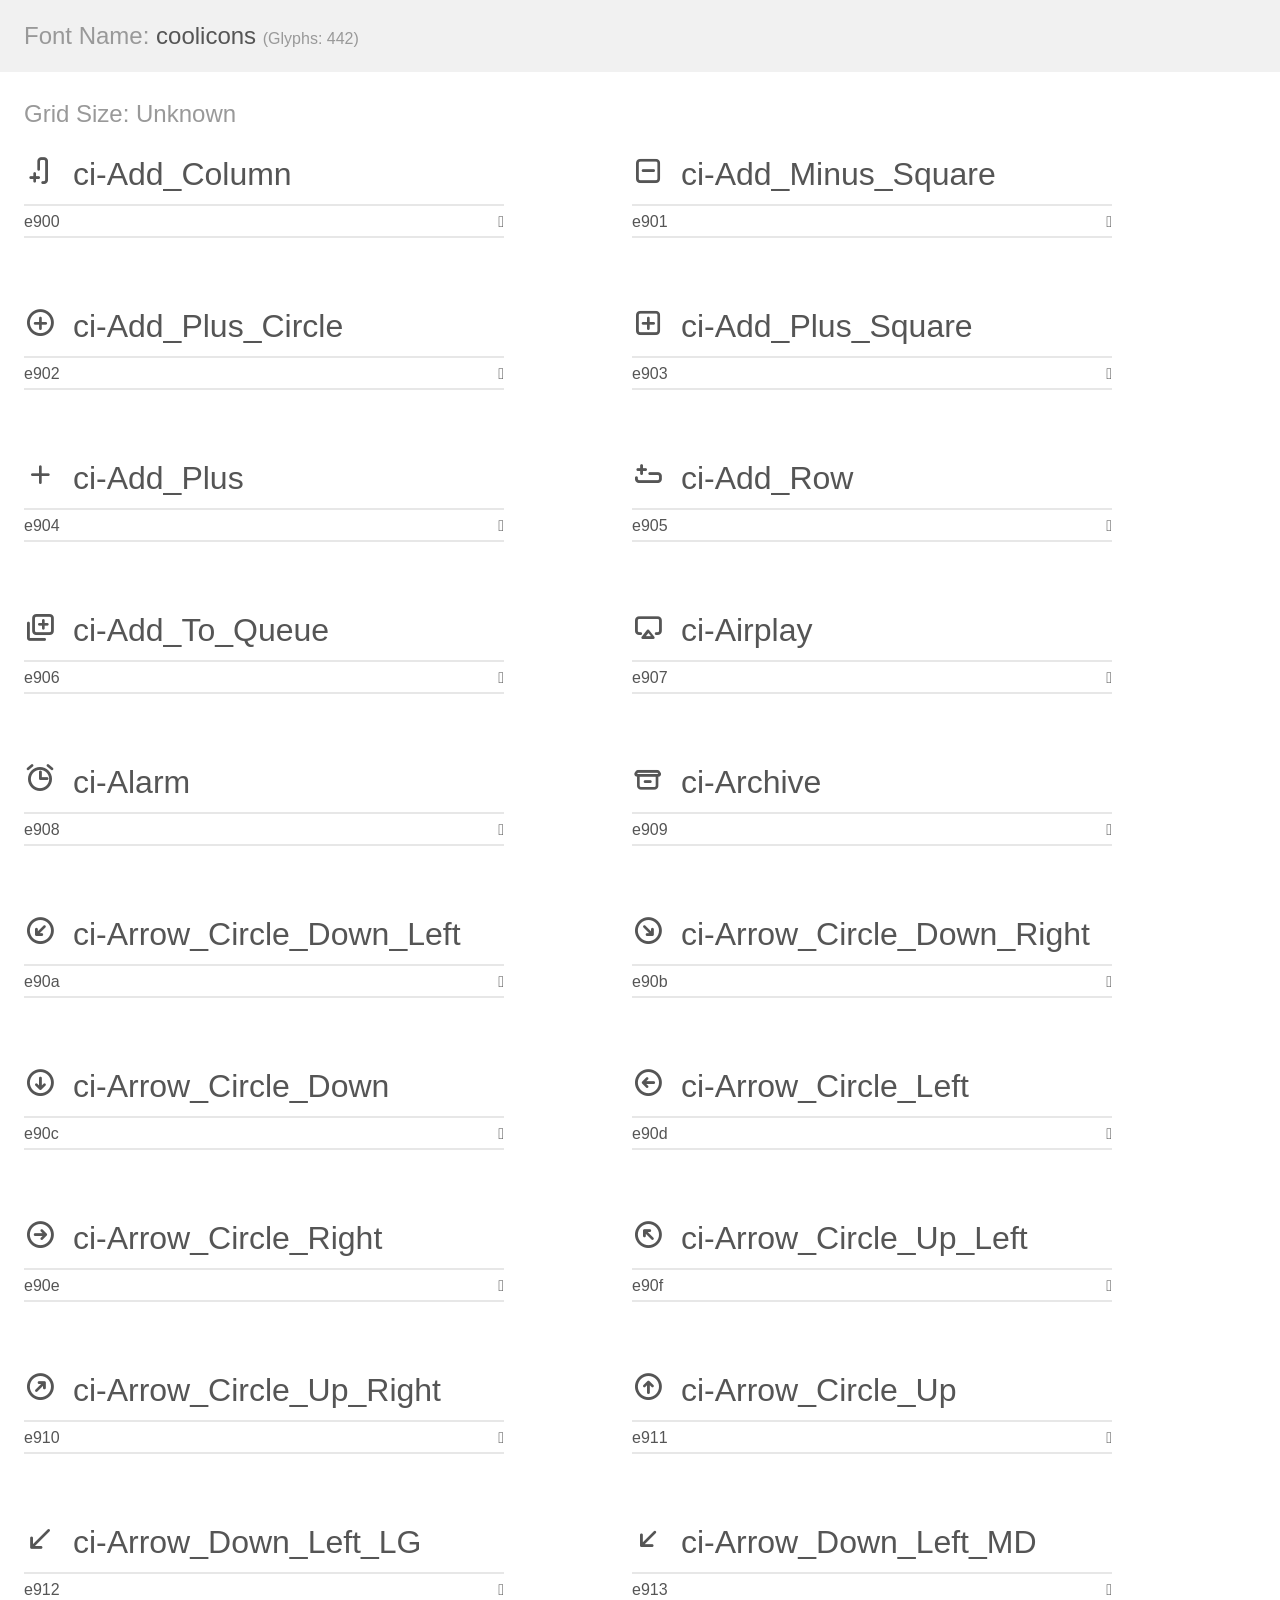
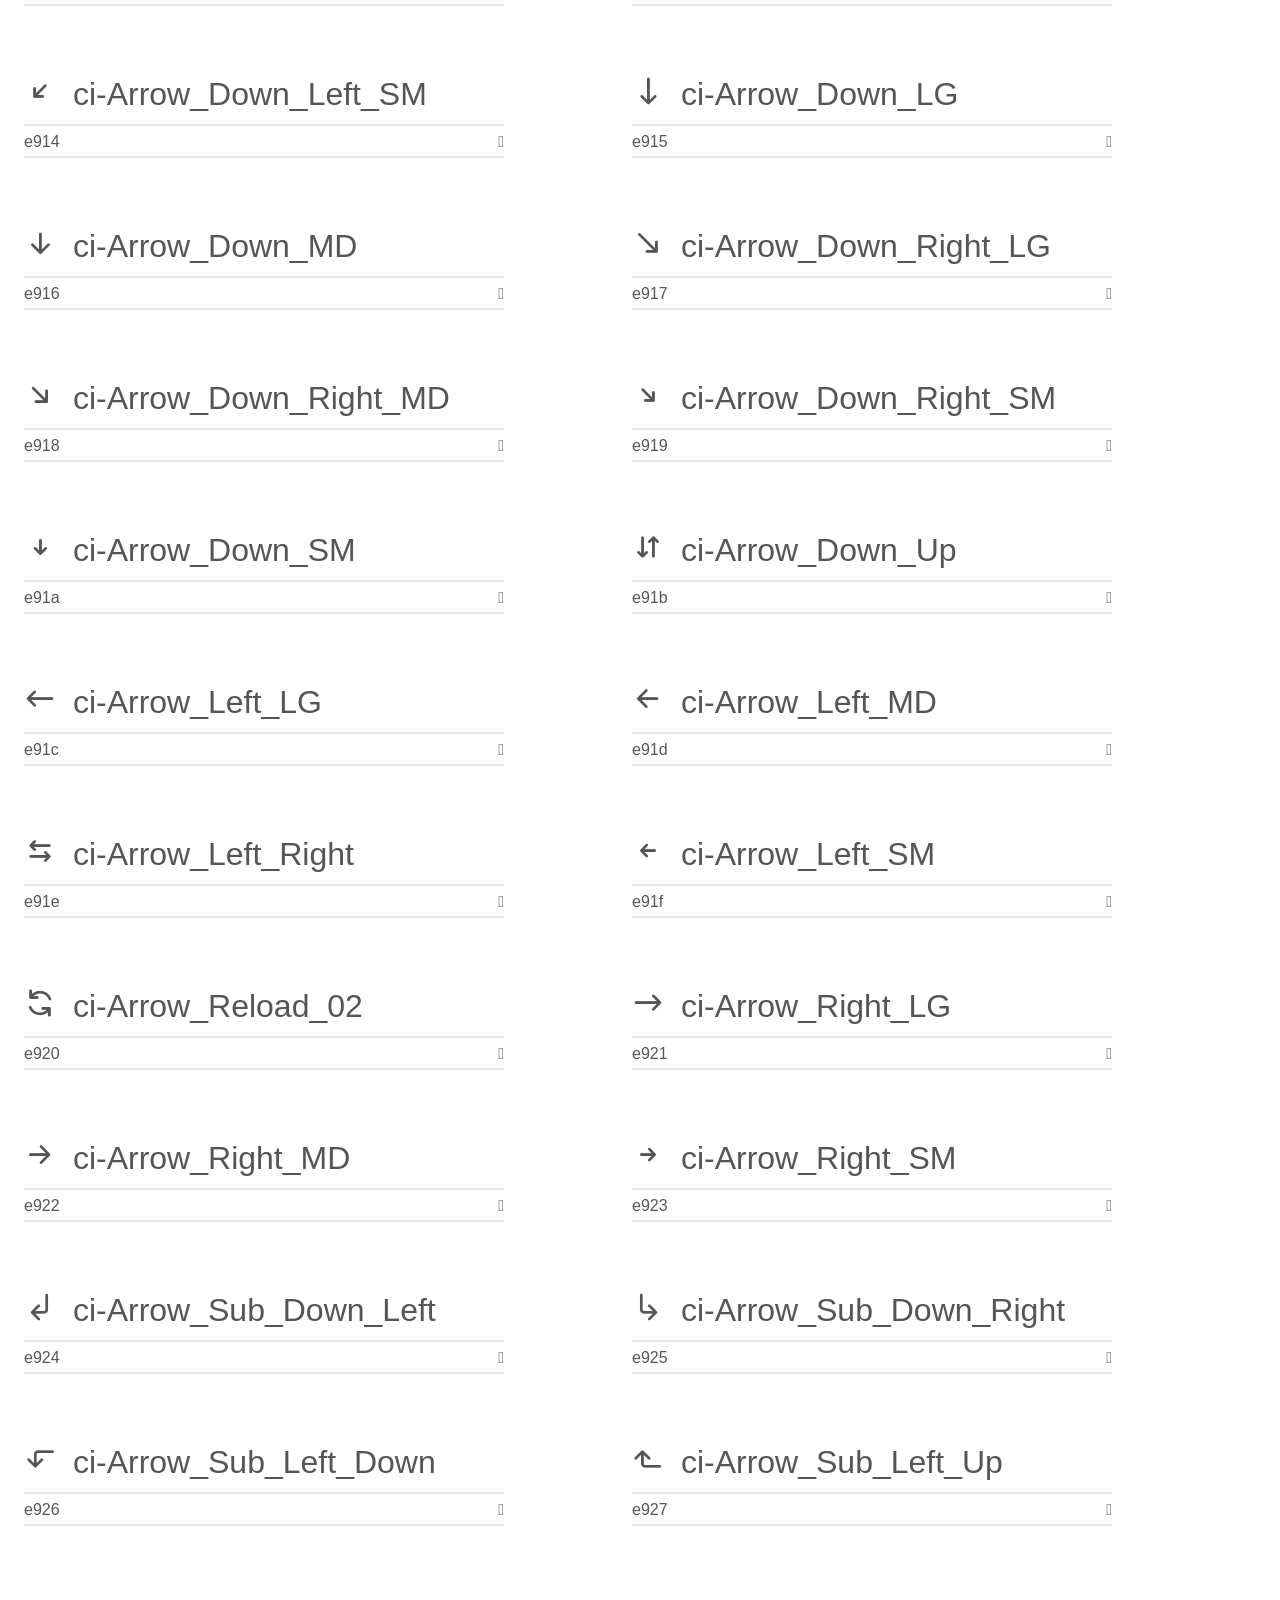
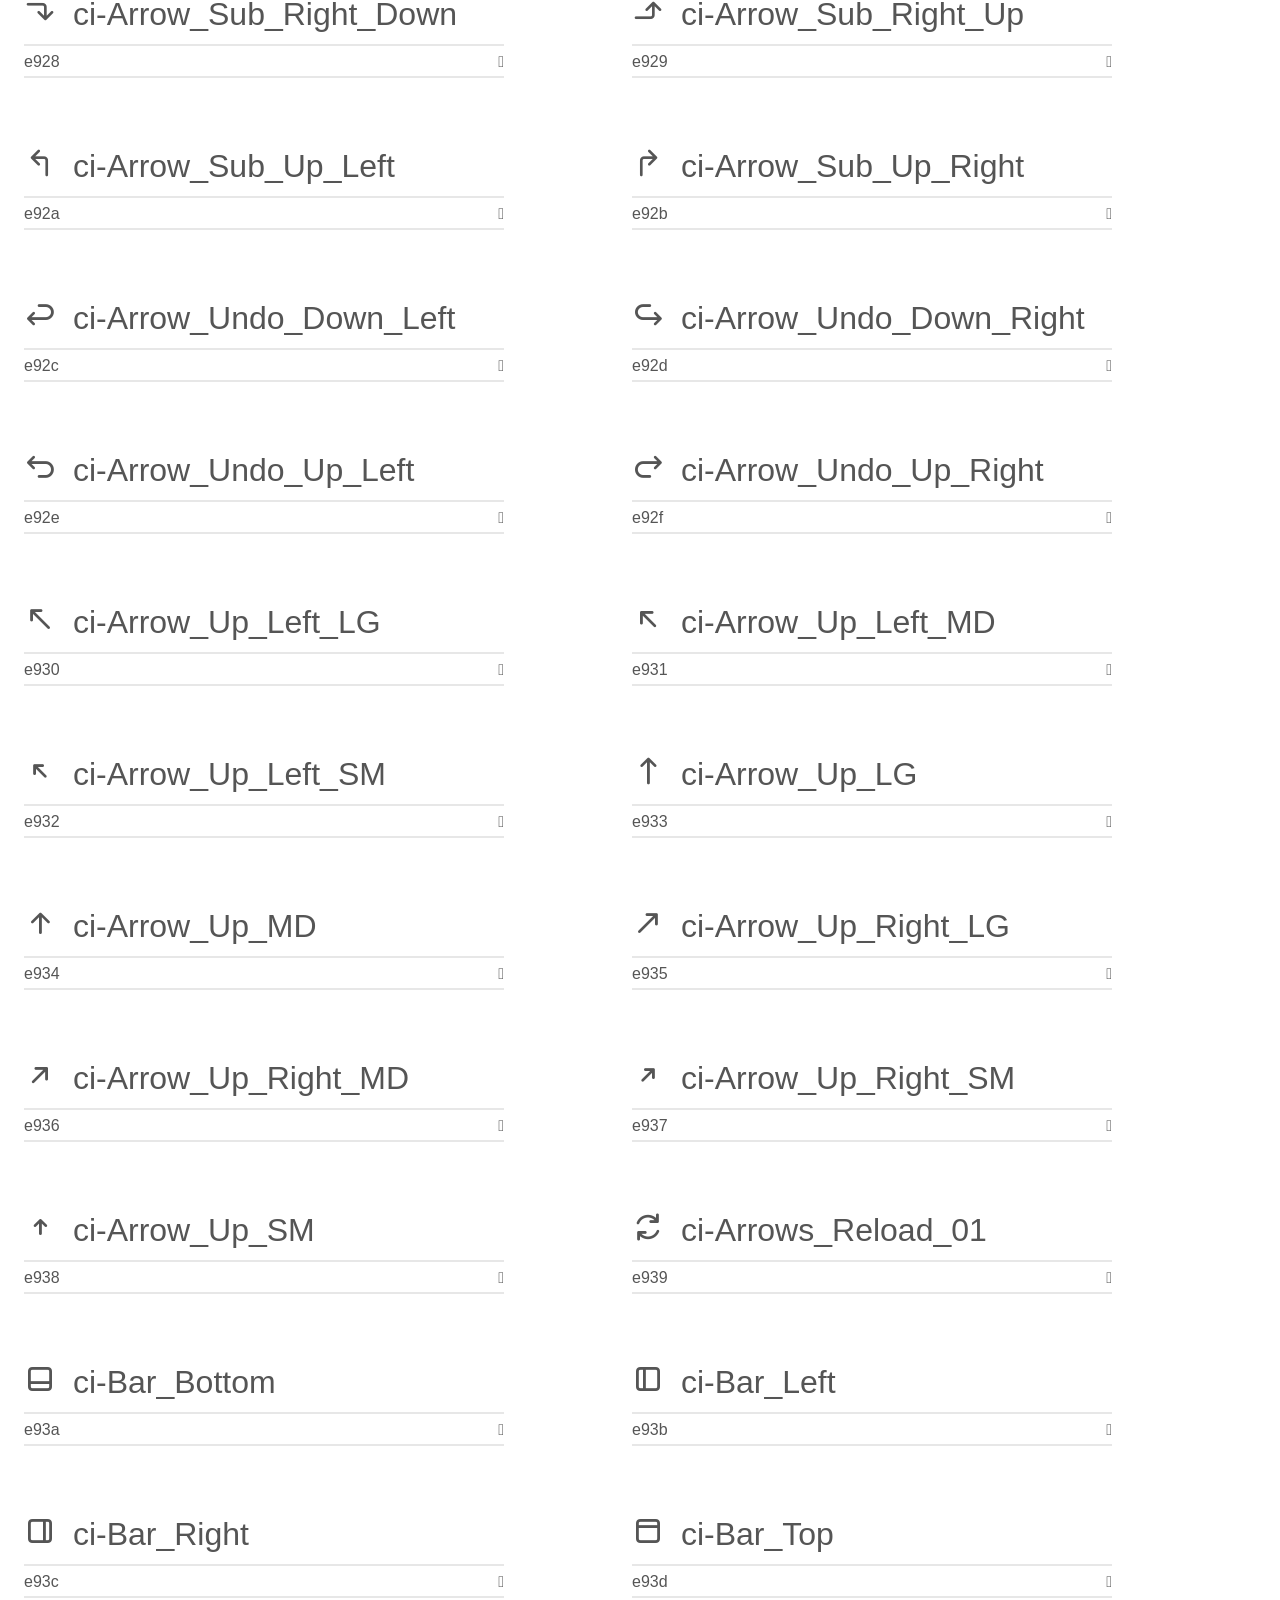
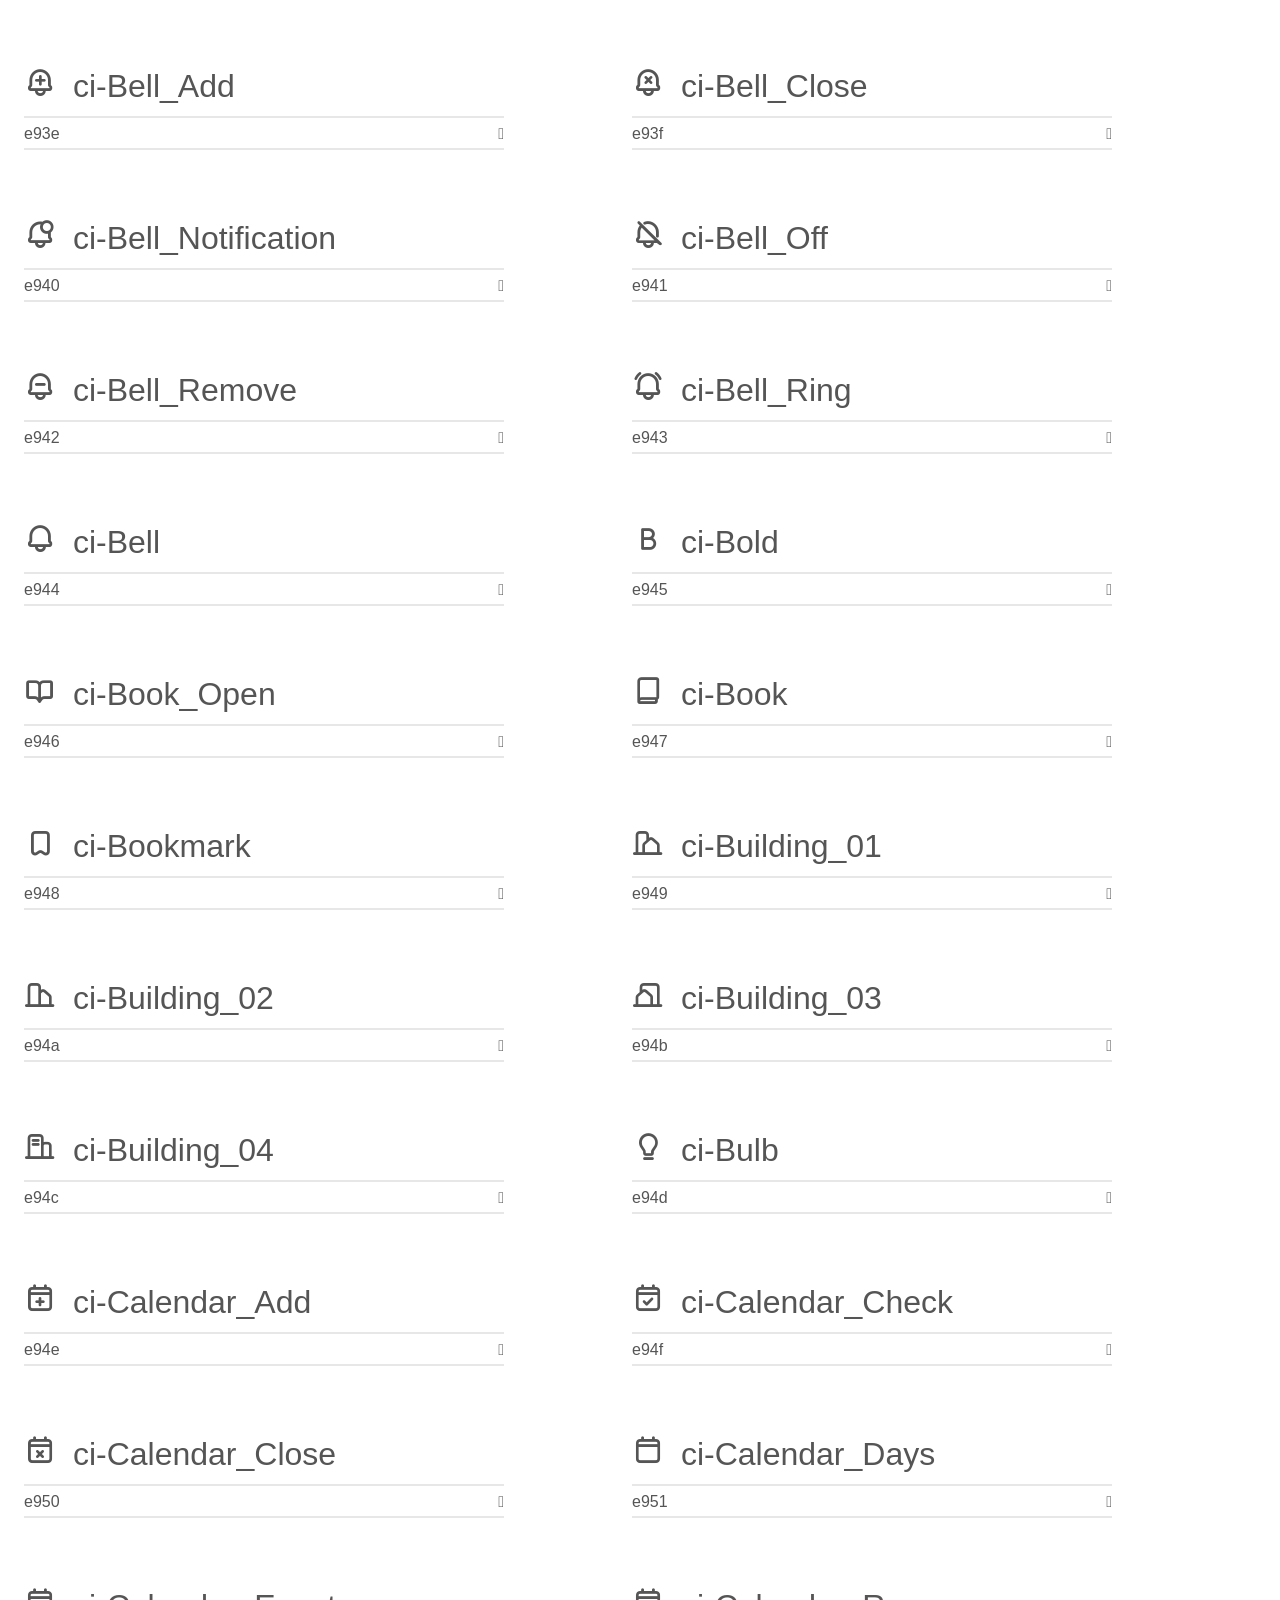
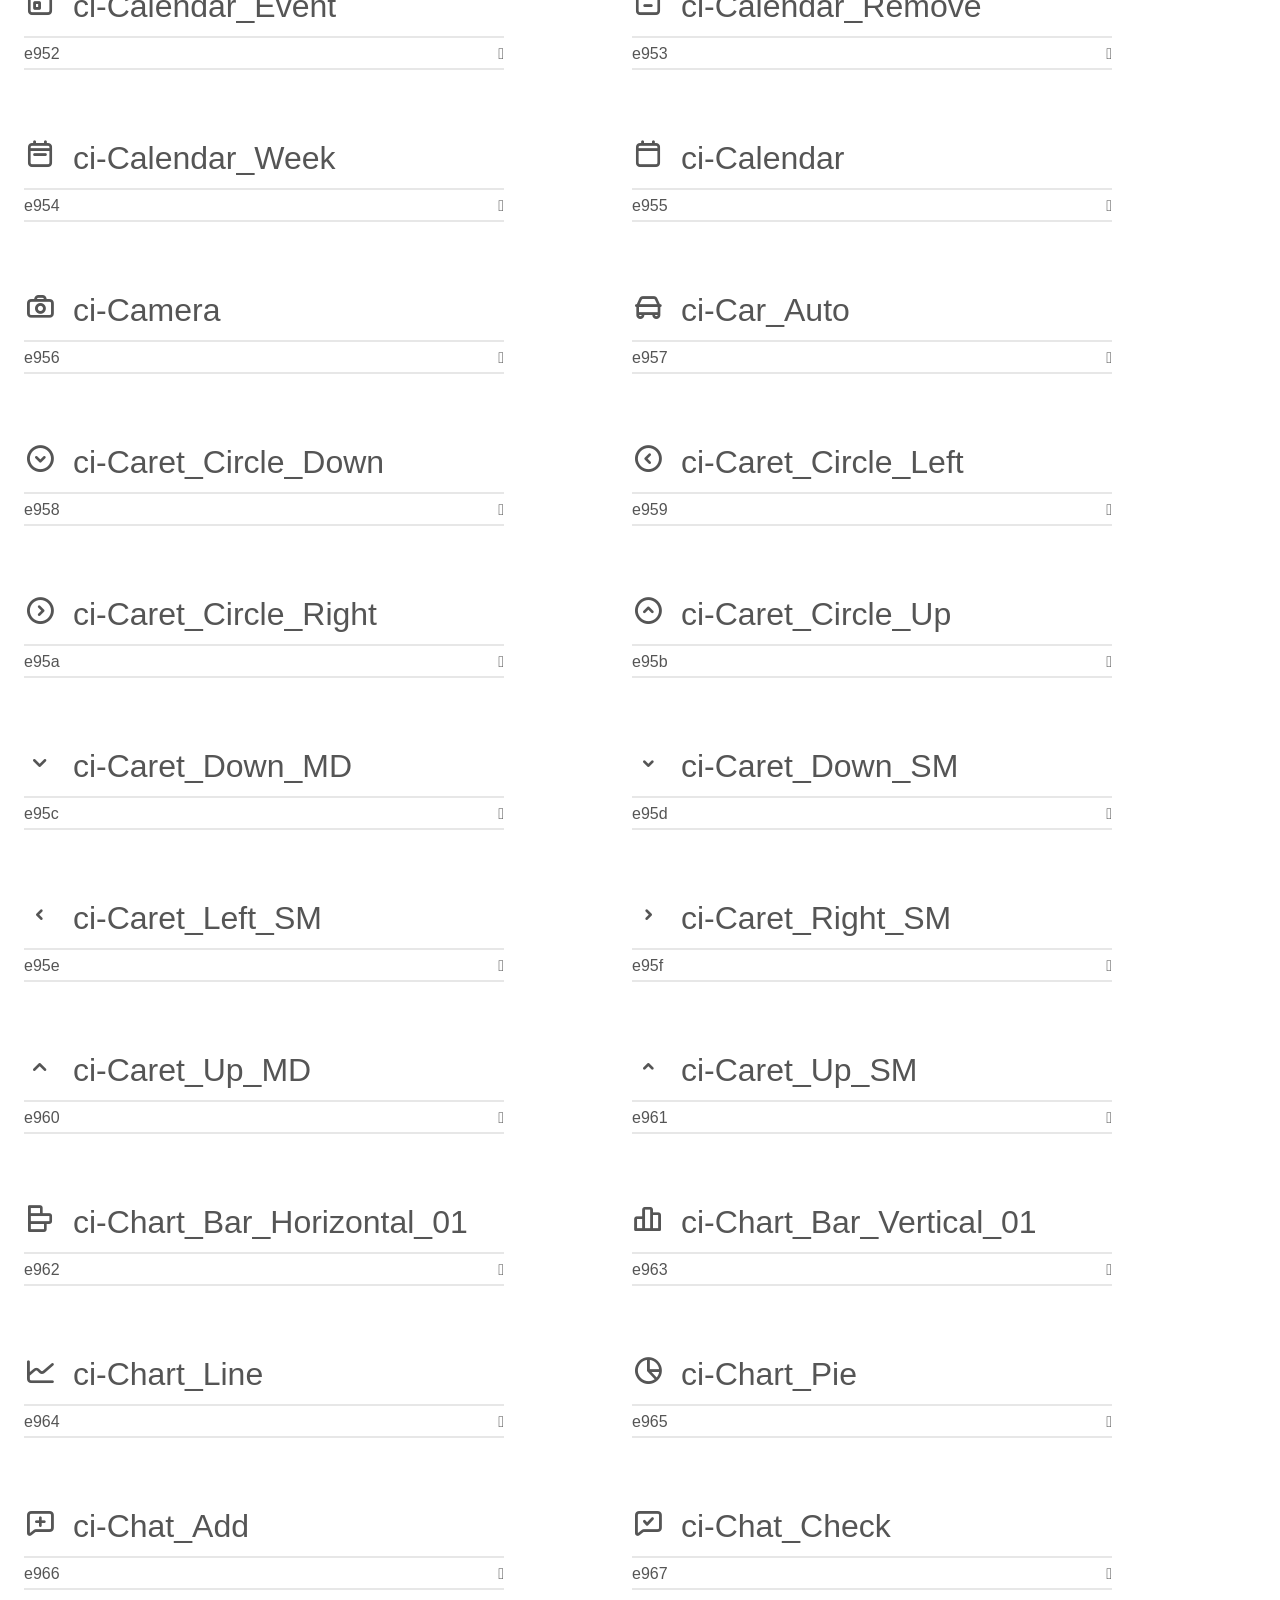
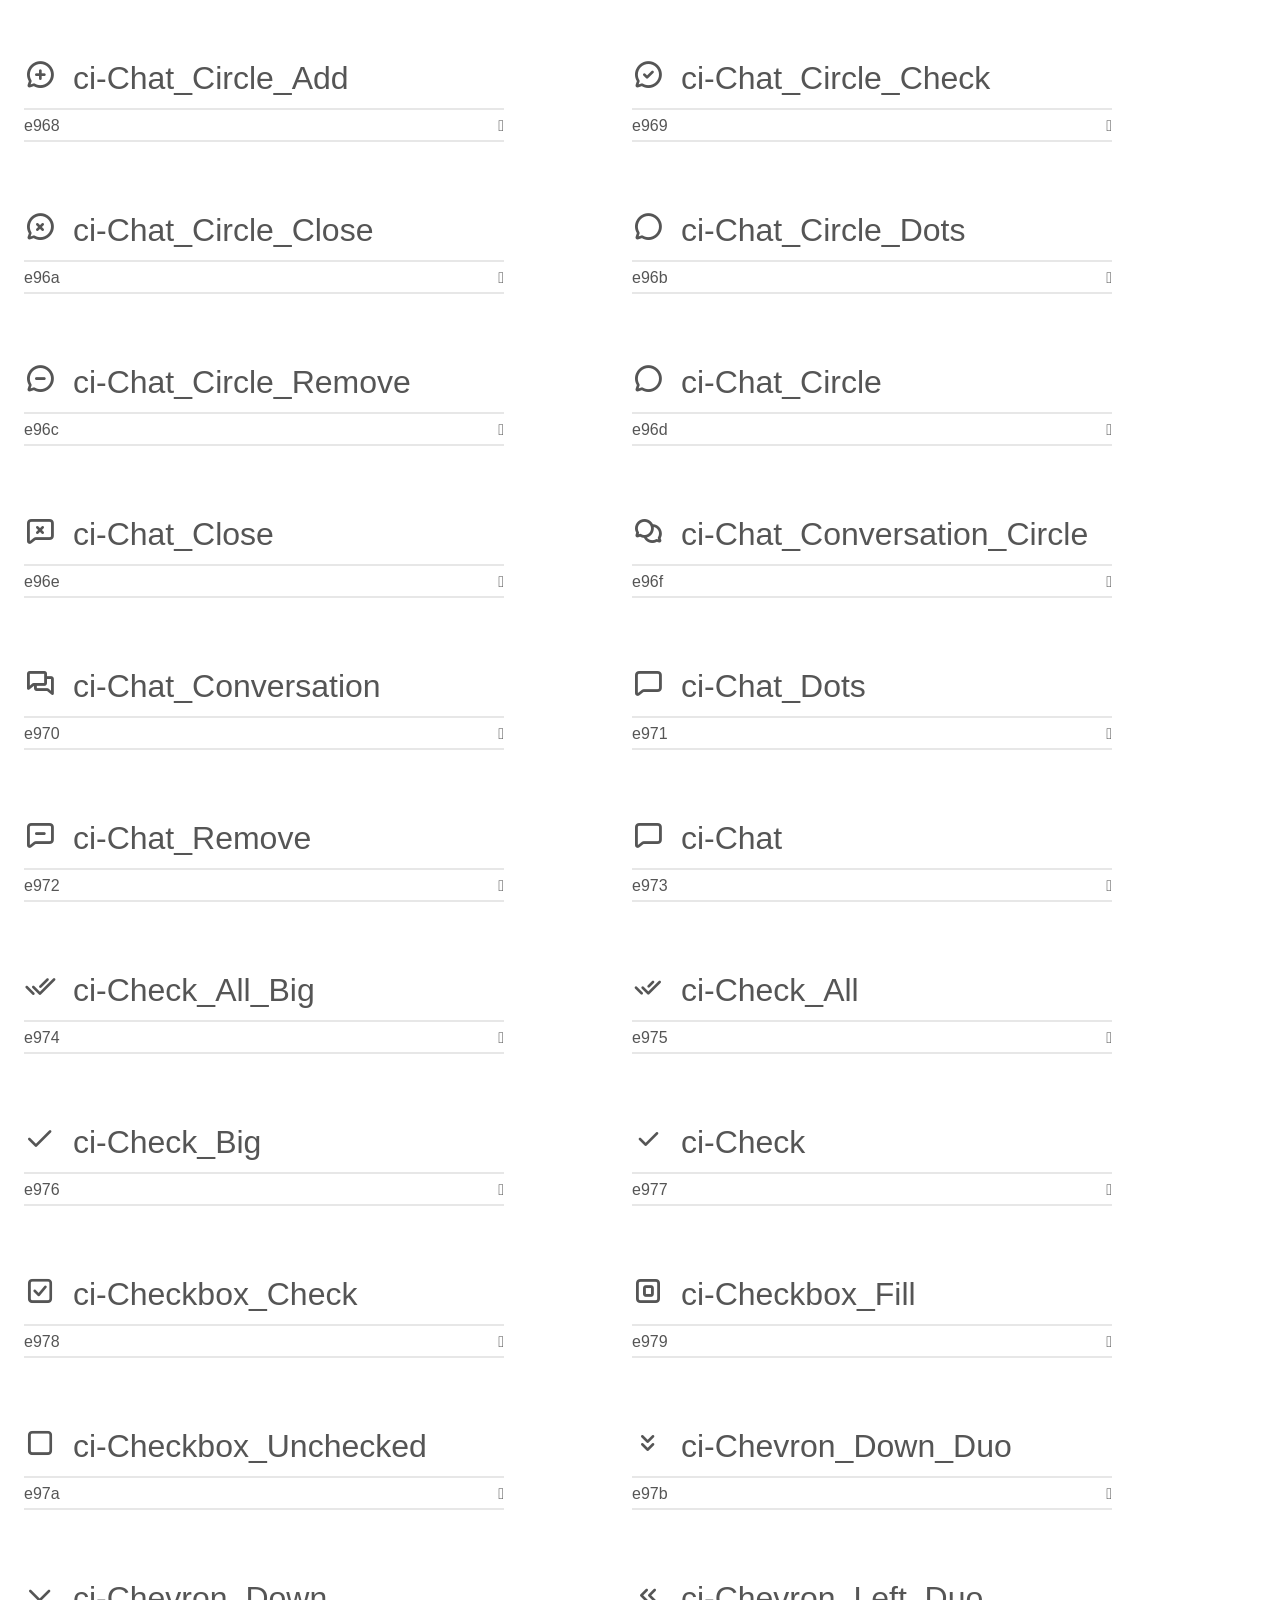
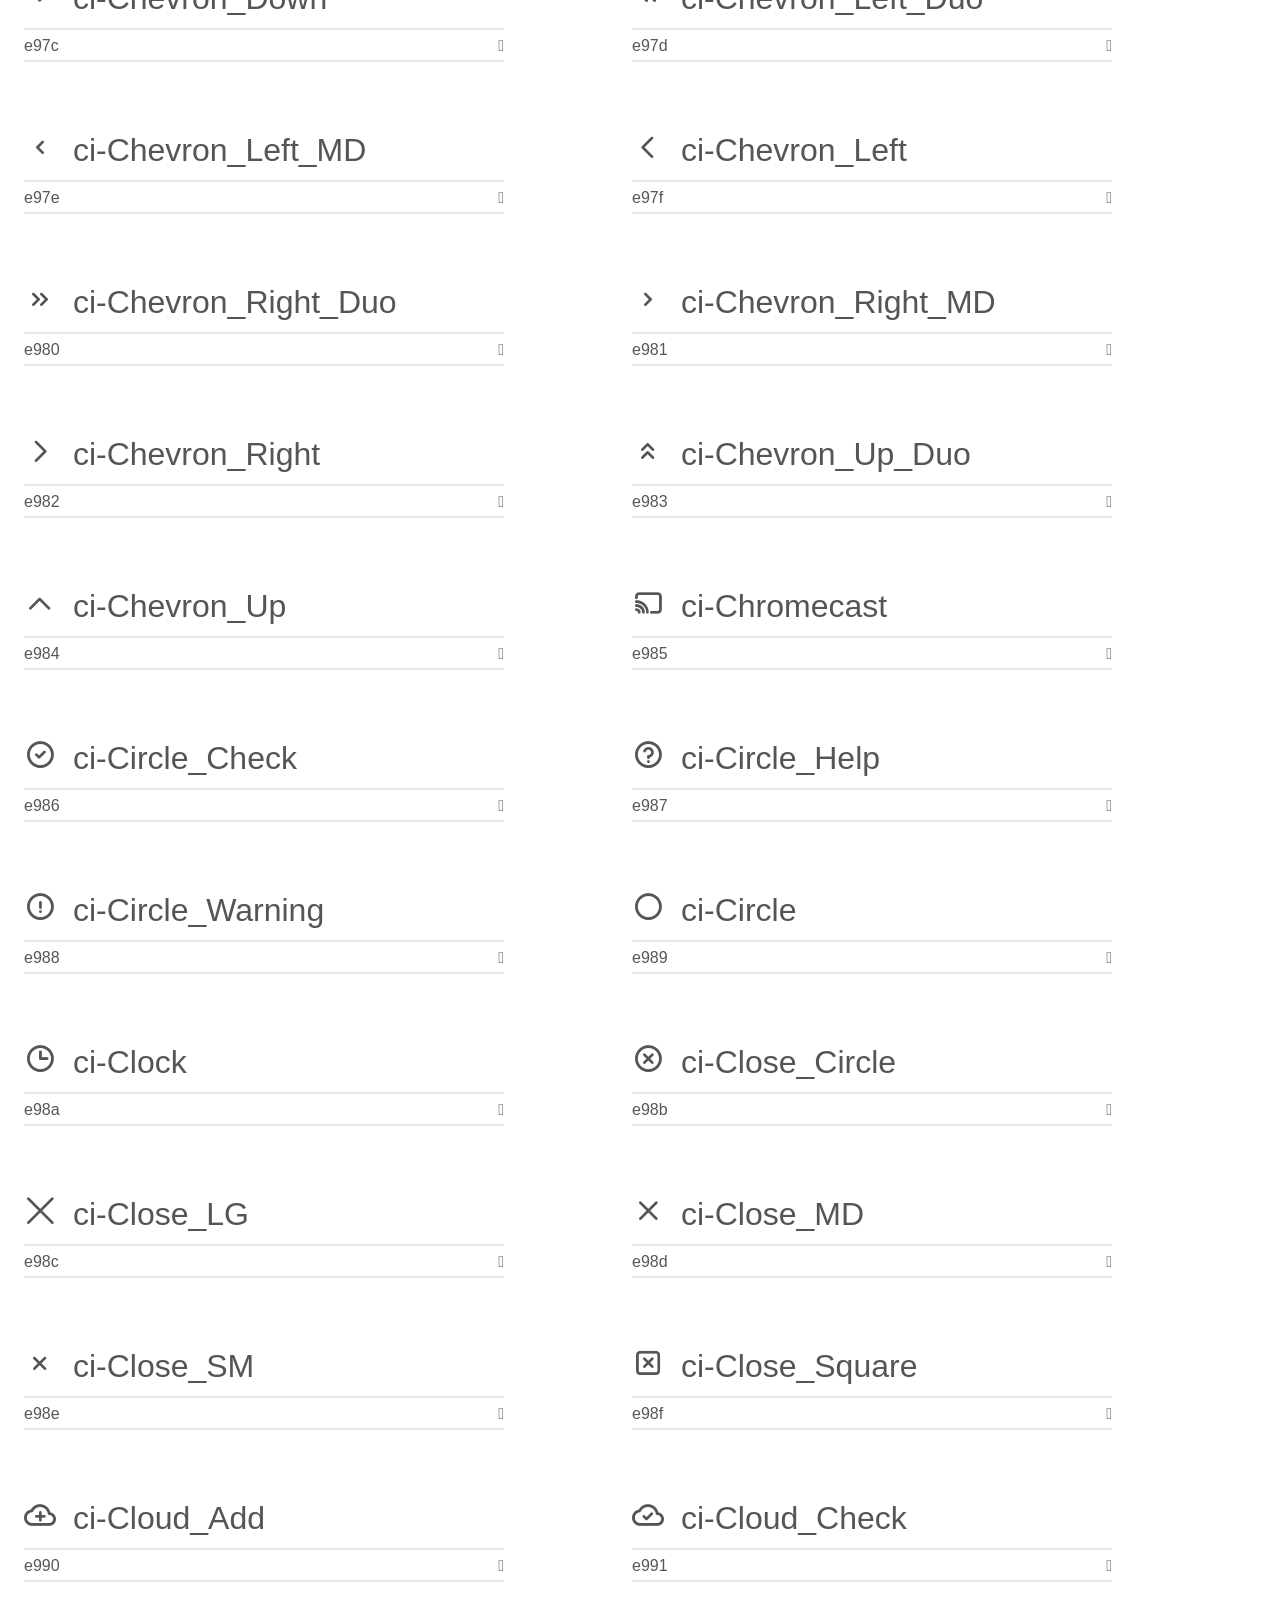
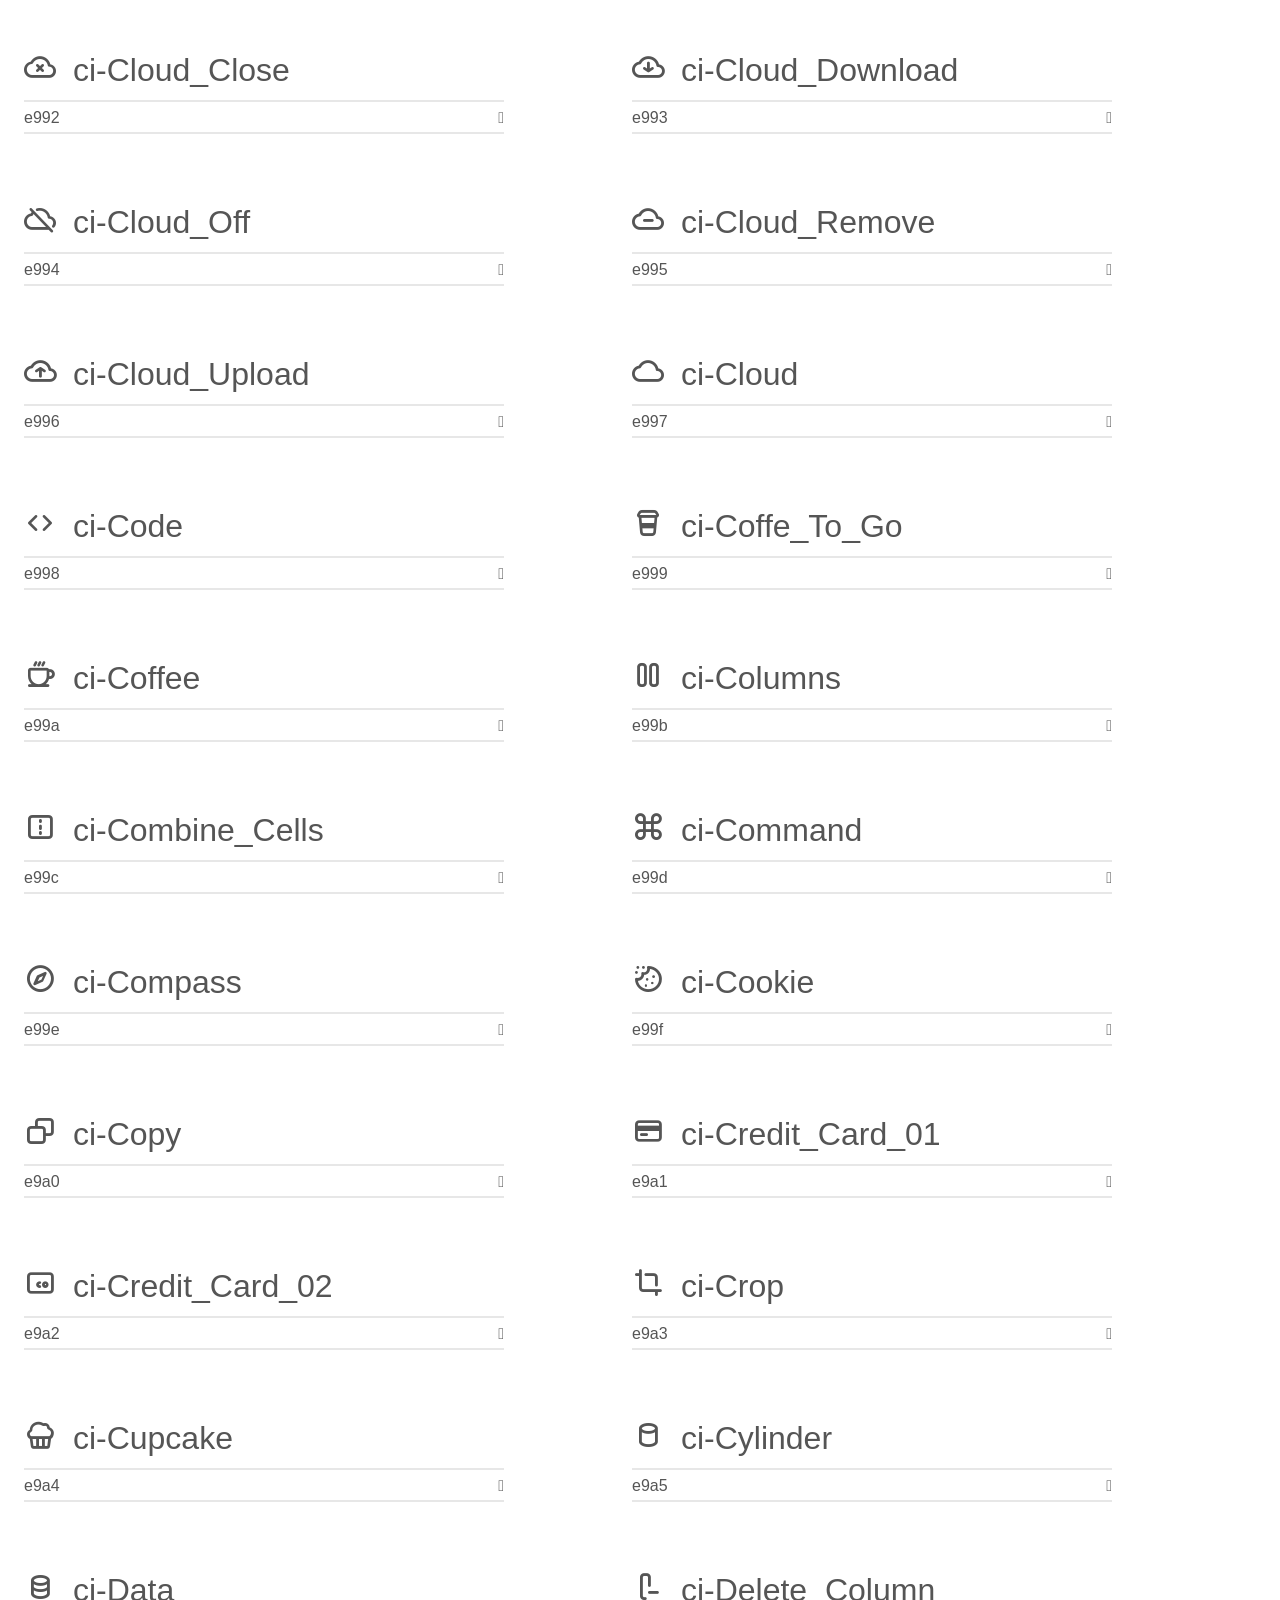
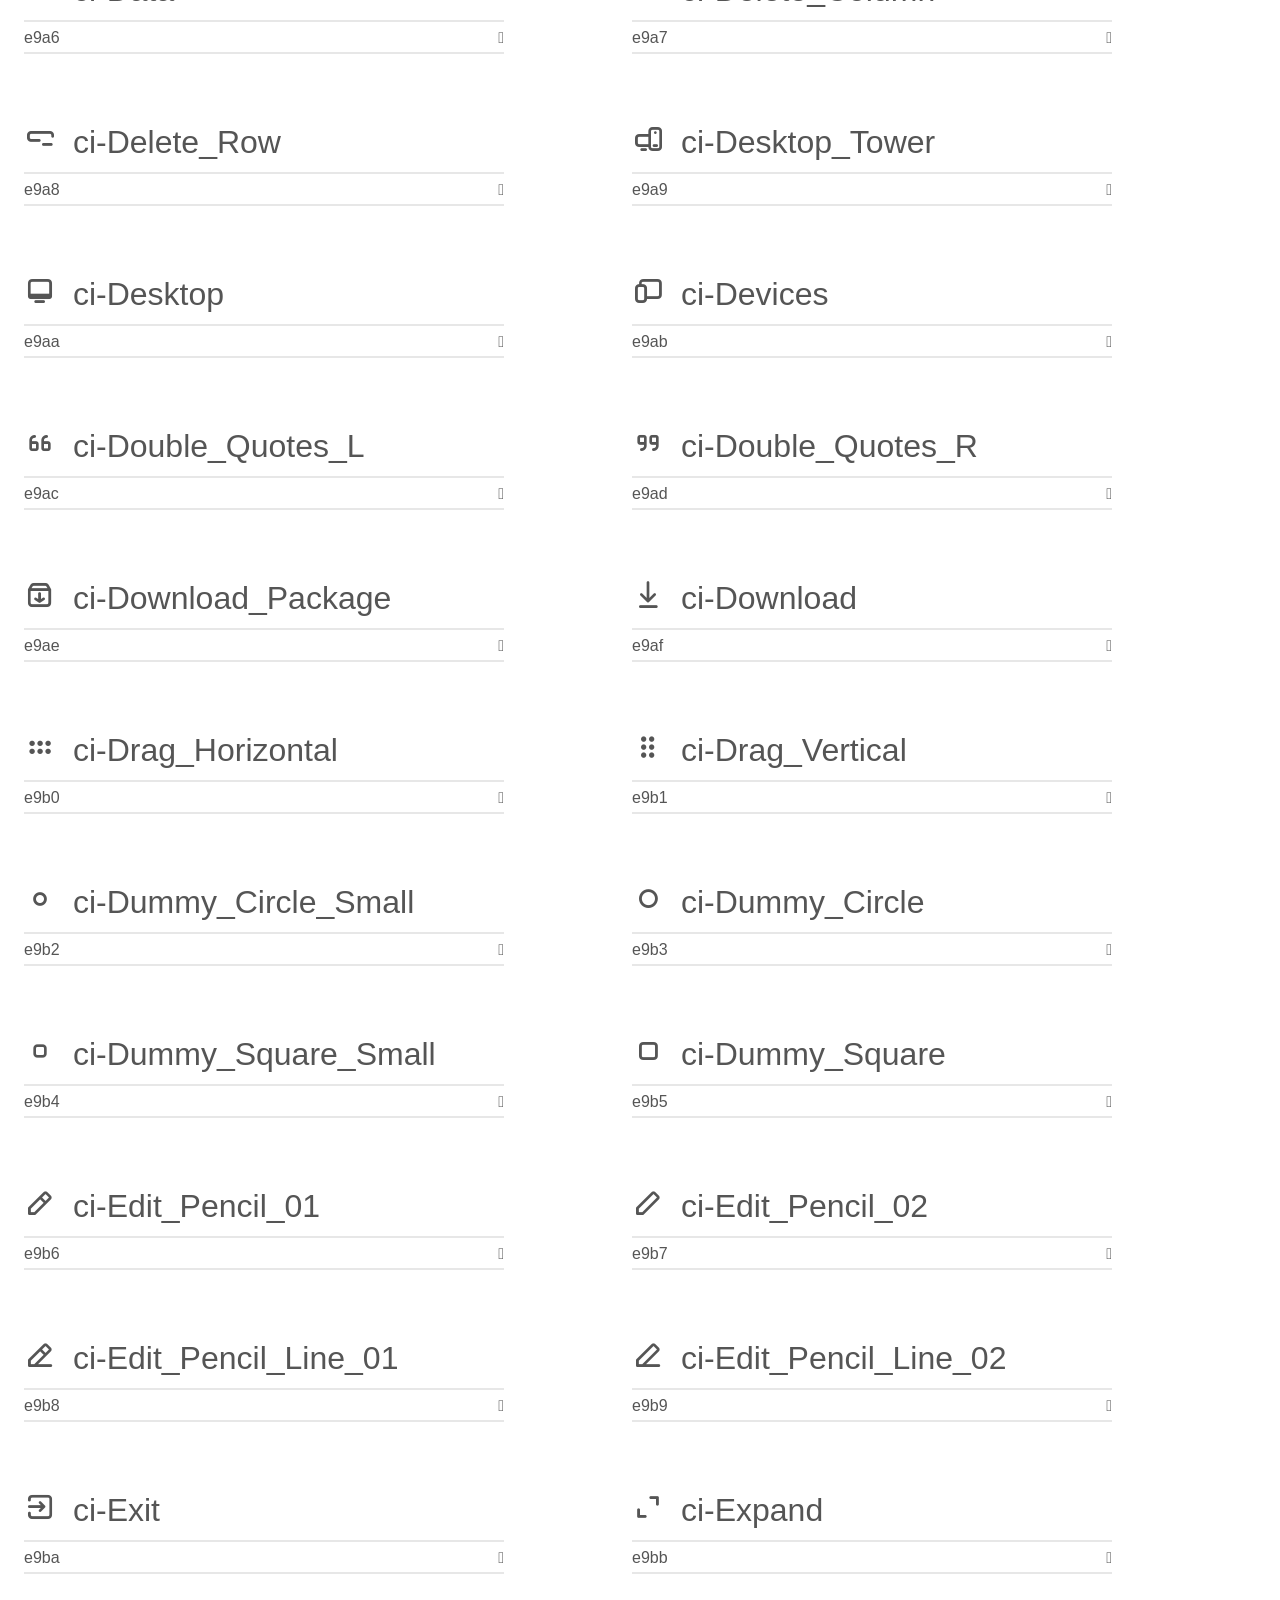
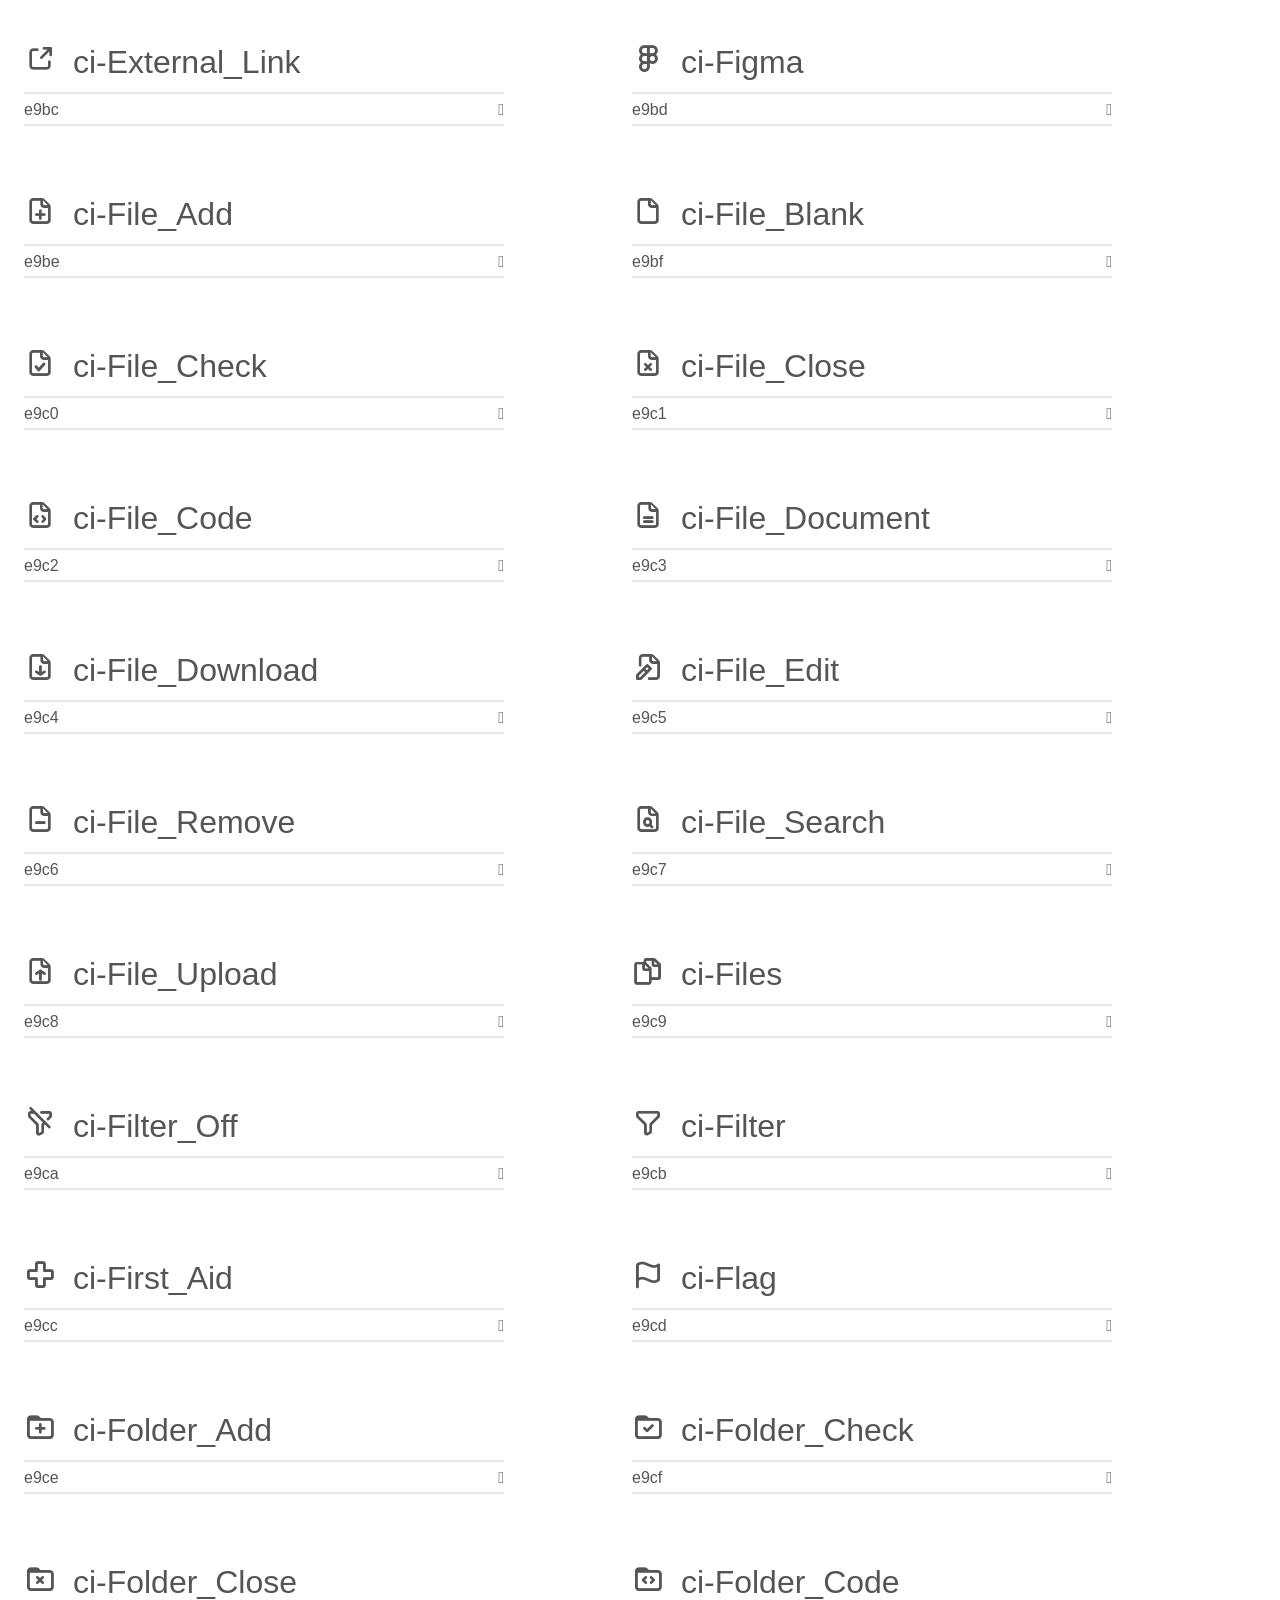
<file: Syllogimous-v3-main/fonts/cool/coolicons.html>
<!doctype html>
<html>
<head>
    <meta charset="utf-8">
    <title>coolicons</title>
    <meta name="description" content="Carefully Designed and Super Flexible Icons for your Next Project!">
    <meta name="viewport" content="width=device-width, initial-scale=1">
    <link rel="stylesheet" href="demo-files/demo.css">
    <link rel="stylesheet" href="coolicons.css"></head>
<body>
    <div class="bgc1 clearfix">
        <h1 class="mhmm mvm"><span class="fgc1">Font Name:</span> coolicons <small class="fgc1">(Glyphs:&nbsp;442)</small></h1>
    </div>
    <div class="clearfix mhl ptl">
        <h1 class="mvm mtn fgc1">Grid Size: Unknown</h1>
        <div class="glyph fs1">
            <div class="clearfix bshadow0 pbs">
                <i class="ci-Add_Column"></i>
                <span class="mls"> ci-Add_Column</span>
            </div>
            <fieldset class="fs0 size1of1 clearfix hidden-false">
                <input type="text" readonly value="e900" class="unit size1of2" />
                <input type="text" maxlength="1" readonly value="&#xe900;" class="unitRight size1of2 talign-right" />
            </fieldset>
            <div class="fs0 bshadow0 clearfix hidden-true">
                <span class="unit pvs fgc1">liga: </span>
                <input type="text" readonly value="" class="liga unitRight" />
            </div>
        </div>
        <div class="glyph fs1">
            <div class="clearfix bshadow0 pbs">
                <i class="ci-Add_Minus_Square"></i>
                <span class="mls"> ci-Add_Minus_Square</span>
            </div>
            <fieldset class="fs0 size1of1 clearfix hidden-false">
                <input type="text" readonly value="e901" class="unit size1of2" />
                <input type="text" maxlength="1" readonly value="&#xe901;" class="unitRight size1of2 talign-right" />
            </fieldset>
            <div class="fs0 bshadow0 clearfix hidden-true">
                <span class="unit pvs fgc1">liga: </span>
                <input type="text" readonly value="" class="liga unitRight" />
            </div>
        </div>
        <div class="glyph fs1">
            <div class="clearfix bshadow0 pbs">
                <i class="ci-Add_Plus_Circle"></i>
                <span class="mls"> ci-Add_Plus_Circle</span>
            </div>
            <fieldset class="fs0 size1of1 clearfix hidden-false">
                <input type="text" readonly value="e902" class="unit size1of2" />
                <input type="text" maxlength="1" readonly value="&#xe902;" class="unitRight size1of2 talign-right" />
            </fieldset>
            <div class="fs0 bshadow0 clearfix hidden-true">
                <span class="unit pvs fgc1">liga: </span>
                <input type="text" readonly value="" class="liga unitRight" />
            </div>
        </div>
        <div class="glyph fs1">
            <div class="clearfix bshadow0 pbs">
                <i class="ci-Add_Plus_Square"></i>
                <span class="mls"> ci-Add_Plus_Square</span>
            </div>
            <fieldset class="fs0 size1of1 clearfix hidden-false">
                <input type="text" readonly value="e903" class="unit size1of2" />
                <input type="text" maxlength="1" readonly value="&#xe903;" class="unitRight size1of2 talign-right" />
            </fieldset>
            <div class="fs0 bshadow0 clearfix hidden-true">
                <span class="unit pvs fgc1">liga: </span>
                <input type="text" readonly value="" class="liga unitRight" />
            </div>
        </div>
        <div class="glyph fs1">
            <div class="clearfix bshadow0 pbs">
                <i class="ci-Add_Plus"></i>
                <span class="mls"> ci-Add_Plus</span>
            </div>
            <fieldset class="fs0 size1of1 clearfix hidden-false">
                <input type="text" readonly value="e904" class="unit size1of2" />
                <input type="text" maxlength="1" readonly value="&#xe904;" class="unitRight size1of2 talign-right" />
            </fieldset>
            <div class="fs0 bshadow0 clearfix hidden-true">
                <span class="unit pvs fgc1">liga: </span>
                <input type="text" readonly value="" class="liga unitRight" />
            </div>
        </div>
        <div class="glyph fs1">
            <div class="clearfix bshadow0 pbs">
                <i class="ci-Add_Row"></i>
                <span class="mls"> ci-Add_Row</span>
            </div>
            <fieldset class="fs0 size1of1 clearfix hidden-false">
                <input type="text" readonly value="e905" class="unit size1of2" />
                <input type="text" maxlength="1" readonly value="&#xe905;" class="unitRight size1of2 talign-right" />
            </fieldset>
            <div class="fs0 bshadow0 clearfix hidden-true">
                <span class="unit pvs fgc1">liga: </span>
                <input type="text" readonly value="" class="liga unitRight" />
            </div>
        </div>
        <div class="glyph fs1">
            <div class="clearfix bshadow0 pbs">
                <i class="ci-Add_To_Queue"></i>
                <span class="mls"> ci-Add_To_Queue</span>
            </div>
            <fieldset class="fs0 size1of1 clearfix hidden-false">
                <input type="text" readonly value="e906" class="unit size1of2" />
                <input type="text" maxlength="1" readonly value="&#xe906;" class="unitRight size1of2 talign-right" />
            </fieldset>
            <div class="fs0 bshadow0 clearfix hidden-true">
                <span class="unit pvs fgc1">liga: </span>
                <input type="text" readonly value="" class="liga unitRight" />
            </div>
        </div>
        <div class="glyph fs1">
            <div class="clearfix bshadow0 pbs">
                <i class="ci-Airplay"></i>
                <span class="mls"> ci-Airplay</span>
            </div>
            <fieldset class="fs0 size1of1 clearfix hidden-false">
                <input type="text" readonly value="e907" class="unit size1of2" />
                <input type="text" maxlength="1" readonly value="&#xe907;" class="unitRight size1of2 talign-right" />
            </fieldset>
            <div class="fs0 bshadow0 clearfix hidden-true">
                <span class="unit pvs fgc1">liga: </span>
                <input type="text" readonly value="" class="liga unitRight" />
            </div>
        </div>
        <div class="glyph fs1">
            <div class="clearfix bshadow0 pbs">
                <i class="ci-Alarm"></i>
                <span class="mls"> ci-Alarm</span>
            </div>
            <fieldset class="fs0 size1of1 clearfix hidden-false">
                <input type="text" readonly value="e908" class="unit size1of2" />
                <input type="text" maxlength="1" readonly value="&#xe908;" class="unitRight size1of2 talign-right" />
            </fieldset>
            <div class="fs0 bshadow0 clearfix hidden-true">
                <span class="unit pvs fgc1">liga: </span>
                <input type="text" readonly value="" class="liga unitRight" />
            </div>
        </div>
        <div class="glyph fs1">
            <div class="clearfix bshadow0 pbs">
                <i class="ci-Archive"></i>
                <span class="mls"> ci-Archive</span>
            </div>
            <fieldset class="fs0 size1of1 clearfix hidden-false">
                <input type="text" readonly value="e909" class="unit size1of2" />
                <input type="text" maxlength="1" readonly value="&#xe909;" class="unitRight size1of2 talign-right" />
            </fieldset>
            <div class="fs0 bshadow0 clearfix hidden-true">
                <span class="unit pvs fgc1">liga: </span>
                <input type="text" readonly value="" class="liga unitRight" />
            </div>
        </div>
        <div class="glyph fs1">
            <div class="clearfix bshadow0 pbs">
                <i class="ci-Arrow_Circle_Down_Left"></i>
                <span class="mls"> ci-Arrow_Circle_Down_Left</span>
            </div>
            <fieldset class="fs0 size1of1 clearfix hidden-false">
                <input type="text" readonly value="e90a" class="unit size1of2" />
                <input type="text" maxlength="1" readonly value="&#xe90a;" class="unitRight size1of2 talign-right" />
            </fieldset>
            <div class="fs0 bshadow0 clearfix hidden-true">
                <span class="unit pvs fgc1">liga: </span>
                <input type="text" readonly value="" class="liga unitRight" />
            </div>
        </div>
        <div class="glyph fs1">
            <div class="clearfix bshadow0 pbs">
                <i class="ci-Arrow_Circle_Down_Right"></i>
                <span class="mls"> ci-Arrow_Circle_Down_Right</span>
            </div>
            <fieldset class="fs0 size1of1 clearfix hidden-false">
                <input type="text" readonly value="e90b" class="unit size1of2" />
                <input type="text" maxlength="1" readonly value="&#xe90b;" class="unitRight size1of2 talign-right" />
            </fieldset>
            <div class="fs0 bshadow0 clearfix hidden-true">
                <span class="unit pvs fgc1">liga: </span>
                <input type="text" readonly value="" class="liga unitRight" />
            </div>
        </div>
        <div class="glyph fs1">
            <div class="clearfix bshadow0 pbs">
                <i class="ci-Arrow_Circle_Down"></i>
                <span class="mls"> ci-Arrow_Circle_Down</span>
            </div>
            <fieldset class="fs0 size1of1 clearfix hidden-false">
                <input type="text" readonly value="e90c" class="unit size1of2" />
                <input type="text" maxlength="1" readonly value="&#xe90c;" class="unitRight size1of2 talign-right" />
            </fieldset>
            <div class="fs0 bshadow0 clearfix hidden-true">
                <span class="unit pvs fgc1">liga: </span>
                <input type="text" readonly value="" class="liga unitRight" />
            </div>
        </div>
        <div class="glyph fs1">
            <div class="clearfix bshadow0 pbs">
                <i class="ci-Arrow_Circle_Left"></i>
                <span class="mls"> ci-Arrow_Circle_Left</span>
            </div>
            <fieldset class="fs0 size1of1 clearfix hidden-false">
                <input type="text" readonly value="e90d" class="unit size1of2" />
                <input type="text" maxlength="1" readonly value="&#xe90d;" class="unitRight size1of2 talign-right" />
            </fieldset>
            <div class="fs0 bshadow0 clearfix hidden-true">
                <span class="unit pvs fgc1">liga: </span>
                <input type="text" readonly value="" class="liga unitRight" />
            </div>
        </div>
        <div class="glyph fs1">
            <div class="clearfix bshadow0 pbs">
                <i class="ci-Arrow_Circle_Right"></i>
                <span class="mls"> ci-Arrow_Circle_Right</span>
            </div>
            <fieldset class="fs0 size1of1 clearfix hidden-false">
                <input type="text" readonly value="e90e" class="unit size1of2" />
                <input type="text" maxlength="1" readonly value="&#xe90e;" class="unitRight size1of2 talign-right" />
            </fieldset>
            <div class="fs0 bshadow0 clearfix hidden-true">
                <span class="unit pvs fgc1">liga: </span>
                <input type="text" readonly value="" class="liga unitRight" />
            </div>
        </div>
        <div class="glyph fs1">
            <div class="clearfix bshadow0 pbs">
                <i class="ci-Arrow_Circle_Up_Left"></i>
                <span class="mls"> ci-Arrow_Circle_Up_Left</span>
            </div>
            <fieldset class="fs0 size1of1 clearfix hidden-false">
                <input type="text" readonly value="e90f" class="unit size1of2" />
                <input type="text" maxlength="1" readonly value="&#xe90f;" class="unitRight size1of2 talign-right" />
            </fieldset>
            <div class="fs0 bshadow0 clearfix hidden-true">
                <span class="unit pvs fgc1">liga: </span>
                <input type="text" readonly value="" class="liga unitRight" />
            </div>
        </div>
        <div class="glyph fs1">
            <div class="clearfix bshadow0 pbs">
                <i class="ci-Arrow_Circle_Up_Right"></i>
                <span class="mls"> ci-Arrow_Circle_Up_Right</span>
            </div>
            <fieldset class="fs0 size1of1 clearfix hidden-false">
                <input type="text" readonly value="e910" class="unit size1of2" />
                <input type="text" maxlength="1" readonly value="&#xe910;" class="unitRight size1of2 talign-right" />
            </fieldset>
            <div class="fs0 bshadow0 clearfix hidden-true">
                <span class="unit pvs fgc1">liga: </span>
                <input type="text" readonly value="" class="liga unitRight" />
            </div>
        </div>
        <div class="glyph fs1">
            <div class="clearfix bshadow0 pbs">
                <i class="ci-Arrow_Circle_Up"></i>
                <span class="mls"> ci-Arrow_Circle_Up</span>
            </div>
            <fieldset class="fs0 size1of1 clearfix hidden-false">
                <input type="text" readonly value="e911" class="unit size1of2" />
                <input type="text" maxlength="1" readonly value="&#xe911;" class="unitRight size1of2 talign-right" />
            </fieldset>
            <div class="fs0 bshadow0 clearfix hidden-true">
                <span class="unit pvs fgc1">liga: </span>
                <input type="text" readonly value="" class="liga unitRight" />
            </div>
        </div>
        <div class="glyph fs1">
            <div class="clearfix bshadow0 pbs">
                <i class="ci-Arrow_Down_Left_LG"></i>
                <span class="mls"> ci-Arrow_Down_Left_LG</span>
            </div>
            <fieldset class="fs0 size1of1 clearfix hidden-false">
                <input type="text" readonly value="e912" class="unit size1of2" />
                <input type="text" maxlength="1" readonly value="&#xe912;" class="unitRight size1of2 talign-right" />
            </fieldset>
            <div class="fs0 bshadow0 clearfix hidden-true">
                <span class="unit pvs fgc1">liga: </span>
                <input type="text" readonly value="" class="liga unitRight" />
            </div>
        </div>
        <div class="glyph fs1">
            <div class="clearfix bshadow0 pbs">
                <i class="ci-Arrow_Down_Left_MD"></i>
                <span class="mls"> ci-Arrow_Down_Left_MD</span>
            </div>
            <fieldset class="fs0 size1of1 clearfix hidden-false">
                <input type="text" readonly value="e913" class="unit size1of2" />
                <input type="text" maxlength="1" readonly value="&#xe913;" class="unitRight size1of2 talign-right" />
            </fieldset>
            <div class="fs0 bshadow0 clearfix hidden-true">
                <span class="unit pvs fgc1">liga: </span>
                <input type="text" readonly value="" class="liga unitRight" />
            </div>
        </div>
        <div class="glyph fs1">
            <div class="clearfix bshadow0 pbs">
                <i class="ci-Arrow_Down_Left_SM"></i>
                <span class="mls"> ci-Arrow_Down_Left_SM</span>
            </div>
            <fieldset class="fs0 size1of1 clearfix hidden-false">
                <input type="text" readonly value="e914" class="unit size1of2" />
                <input type="text" maxlength="1" readonly value="&#xe914;" class="unitRight size1of2 talign-right" />
            </fieldset>
            <div class="fs0 bshadow0 clearfix hidden-true">
                <span class="unit pvs fgc1">liga: </span>
                <input type="text" readonly value="" class="liga unitRight" />
            </div>
        </div>
        <div class="glyph fs1">
            <div class="clearfix bshadow0 pbs">
                <i class="ci-Arrow_Down_LG"></i>
                <span class="mls"> ci-Arrow_Down_LG</span>
            </div>
            <fieldset class="fs0 size1of1 clearfix hidden-false">
                <input type="text" readonly value="e915" class="unit size1of2" />
                <input type="text" maxlength="1" readonly value="&#xe915;" class="unitRight size1of2 talign-right" />
            </fieldset>
            <div class="fs0 bshadow0 clearfix hidden-true">
                <span class="unit pvs fgc1">liga: </span>
                <input type="text" readonly value="" class="liga unitRight" />
            </div>
        </div>
        <div class="glyph fs1">
            <div class="clearfix bshadow0 pbs">
                <i class="ci-Arrow_Down_MD"></i>
                <span class="mls"> ci-Arrow_Down_MD</span>
            </div>
            <fieldset class="fs0 size1of1 clearfix hidden-false">
                <input type="text" readonly value="e916" class="unit size1of2" />
                <input type="text" maxlength="1" readonly value="&#xe916;" class="unitRight size1of2 talign-right" />
            </fieldset>
            <div class="fs0 bshadow0 clearfix hidden-true">
                <span class="unit pvs fgc1">liga: </span>
                <input type="text" readonly value="" class="liga unitRight" />
            </div>
        </div>
        <div class="glyph fs1">
            <div class="clearfix bshadow0 pbs">
                <i class="ci-Arrow_Down_Right_LG"></i>
                <span class="mls"> ci-Arrow_Down_Right_LG</span>
            </div>
            <fieldset class="fs0 size1of1 clearfix hidden-false">
                <input type="text" readonly value="e917" class="unit size1of2" />
                <input type="text" maxlength="1" readonly value="&#xe917;" class="unitRight size1of2 talign-right" />
            </fieldset>
            <div class="fs0 bshadow0 clearfix hidden-true">
                <span class="unit pvs fgc1">liga: </span>
                <input type="text" readonly value="" class="liga unitRight" />
            </div>
        </div>
        <div class="glyph fs1">
            <div class="clearfix bshadow0 pbs">
                <i class="ci-Arrow_Down_Right_MD"></i>
                <span class="mls"> ci-Arrow_Down_Right_MD</span>
            </div>
            <fieldset class="fs0 size1of1 clearfix hidden-false">
                <input type="text" readonly value="e918" class="unit size1of2" />
                <input type="text" maxlength="1" readonly value="&#xe918;" class="unitRight size1of2 talign-right" />
            </fieldset>
            <div class="fs0 bshadow0 clearfix hidden-true">
                <span class="unit pvs fgc1">liga: </span>
                <input type="text" readonly value="" class="liga unitRight" />
            </div>
        </div>
        <div class="glyph fs1">
            <div class="clearfix bshadow0 pbs">
                <i class="ci-Arrow_Down_Right_SM"></i>
                <span class="mls"> ci-Arrow_Down_Right_SM</span>
            </div>
            <fieldset class="fs0 size1of1 clearfix hidden-false">
                <input type="text" readonly value="e919" class="unit size1of2" />
                <input type="text" maxlength="1" readonly value="&#xe919;" class="unitRight size1of2 talign-right" />
            </fieldset>
            <div class="fs0 bshadow0 clearfix hidden-true">
                <span class="unit pvs fgc1">liga: </span>
                <input type="text" readonly value="" class="liga unitRight" />
            </div>
        </div>
        <div class="glyph fs1">
            <div class="clearfix bshadow0 pbs">
                <i class="ci-Arrow_Down_SM"></i>
                <span class="mls"> ci-Arrow_Down_SM</span>
            </div>
            <fieldset class="fs0 size1of1 clearfix hidden-false">
                <input type="text" readonly value="e91a" class="unit size1of2" />
                <input type="text" maxlength="1" readonly value="&#xe91a;" class="unitRight size1of2 talign-right" />
            </fieldset>
            <div class="fs0 bshadow0 clearfix hidden-true">
                <span class="unit pvs fgc1">liga: </span>
                <input type="text" readonly value="" class="liga unitRight" />
            </div>
        </div>
        <div class="glyph fs1">
            <div class="clearfix bshadow0 pbs">
                <i class="ci-Arrow_Down_Up"></i>
                <span class="mls"> ci-Arrow_Down_Up</span>
            </div>
            <fieldset class="fs0 size1of1 clearfix hidden-false">
                <input type="text" readonly value="e91b" class="unit size1of2" />
                <input type="text" maxlength="1" readonly value="&#xe91b;" class="unitRight size1of2 talign-right" />
            </fieldset>
            <div class="fs0 bshadow0 clearfix hidden-true">
                <span class="unit pvs fgc1">liga: </span>
                <input type="text" readonly value="" class="liga unitRight" />
            </div>
        </div>
        <div class="glyph fs1">
            <div class="clearfix bshadow0 pbs">
                <i class="ci-Arrow_Left_LG"></i>
                <span class="mls"> ci-Arrow_Left_LG</span>
            </div>
            <fieldset class="fs0 size1of1 clearfix hidden-false">
                <input type="text" readonly value="e91c" class="unit size1of2" />
                <input type="text" maxlength="1" readonly value="&#xe91c;" class="unitRight size1of2 talign-right" />
            </fieldset>
            <div class="fs0 bshadow0 clearfix hidden-true">
                <span class="unit pvs fgc1">liga: </span>
                <input type="text" readonly value="" class="liga unitRight" />
            </div>
        </div>
        <div class="glyph fs1">
            <div class="clearfix bshadow0 pbs">
                <i class="ci-Arrow_Left_MD"></i>
                <span class="mls"> ci-Arrow_Left_MD</span>
            </div>
            <fieldset class="fs0 size1of1 clearfix hidden-false">
                <input type="text" readonly value="e91d" class="unit size1of2" />
                <input type="text" maxlength="1" readonly value="&#xe91d;" class="unitRight size1of2 talign-right" />
            </fieldset>
            <div class="fs0 bshadow0 clearfix hidden-true">
                <span class="unit pvs fgc1">liga: </span>
                <input type="text" readonly value="" class="liga unitRight" />
            </div>
        </div>
        <div class="glyph fs1">
            <div class="clearfix bshadow0 pbs">
                <i class="ci-Arrow_Left_Right"></i>
                <span class="mls"> ci-Arrow_Left_Right</span>
            </div>
            <fieldset class="fs0 size1of1 clearfix hidden-false">
                <input type="text" readonly value="e91e" class="unit size1of2" />
                <input type="text" maxlength="1" readonly value="&#xe91e;" class="unitRight size1of2 talign-right" />
            </fieldset>
            <div class="fs0 bshadow0 clearfix hidden-true">
                <span class="unit pvs fgc1">liga: </span>
                <input type="text" readonly value="" class="liga unitRight" />
            </div>
        </div>
        <div class="glyph fs1">
            <div class="clearfix bshadow0 pbs">
                <i class="ci-Arrow_Left_SM"></i>
                <span class="mls"> ci-Arrow_Left_SM</span>
            </div>
            <fieldset class="fs0 size1of1 clearfix hidden-false">
                <input type="text" readonly value="e91f" class="unit size1of2" />
                <input type="text" maxlength="1" readonly value="&#xe91f;" class="unitRight size1of2 talign-right" />
            </fieldset>
            <div class="fs0 bshadow0 clearfix hidden-true">
                <span class="unit pvs fgc1">liga: </span>
                <input type="text" readonly value="" class="liga unitRight" />
            </div>
        </div>
        <div class="glyph fs1">
            <div class="clearfix bshadow0 pbs">
                <i class="ci-Arrow_Reload_02"></i>
                <span class="mls"> ci-Arrow_Reload_02</span>
            </div>
            <fieldset class="fs0 size1of1 clearfix hidden-false">
                <input type="text" readonly value="e920" class="unit size1of2" />
                <input type="text" maxlength="1" readonly value="&#xe920;" class="unitRight size1of2 talign-right" />
            </fieldset>
            <div class="fs0 bshadow0 clearfix hidden-true">
                <span class="unit pvs fgc1">liga: </span>
                <input type="text" readonly value="" class="liga unitRight" />
            </div>
        </div>
        <div class="glyph fs1">
            <div class="clearfix bshadow0 pbs">
                <i class="ci-Arrow_Right_LG"></i>
                <span class="mls"> ci-Arrow_Right_LG</span>
            </div>
            <fieldset class="fs0 size1of1 clearfix hidden-false">
                <input type="text" readonly value="e921" class="unit size1of2" />
                <input type="text" maxlength="1" readonly value="&#xe921;" class="unitRight size1of2 talign-right" />
            </fieldset>
            <div class="fs0 bshadow0 clearfix hidden-true">
                <span class="unit pvs fgc1">liga: </span>
                <input type="text" readonly value="" class="liga unitRight" />
            </div>
        </div>
        <div class="glyph fs1">
            <div class="clearfix bshadow0 pbs">
                <i class="ci-Arrow_Right_MD"></i>
                <span class="mls"> ci-Arrow_Right_MD</span>
            </div>
            <fieldset class="fs0 size1of1 clearfix hidden-false">
                <input type="text" readonly value="e922" class="unit size1of2" />
                <input type="text" maxlength="1" readonly value="&#xe922;" class="unitRight size1of2 talign-right" />
            </fieldset>
            <div class="fs0 bshadow0 clearfix hidden-true">
                <span class="unit pvs fgc1">liga: </span>
                <input type="text" readonly value="" class="liga unitRight" />
            </div>
        </div>
        <div class="glyph fs1">
            <div class="clearfix bshadow0 pbs">
                <i class="ci-Arrow_Right_SM"></i>
                <span class="mls"> ci-Arrow_Right_SM</span>
            </div>
            <fieldset class="fs0 size1of1 clearfix hidden-false">
                <input type="text" readonly value="e923" class="unit size1of2" />
                <input type="text" maxlength="1" readonly value="&#xe923;" class="unitRight size1of2 talign-right" />
            </fieldset>
            <div class="fs0 bshadow0 clearfix hidden-true">
                <span class="unit pvs fgc1">liga: </span>
                <input type="text" readonly value="" class="liga unitRight" />
            </div>
        </div>
        <div class="glyph fs1">
            <div class="clearfix bshadow0 pbs">
                <i class="ci-Arrow_Sub_Down_Left"></i>
                <span class="mls"> ci-Arrow_Sub_Down_Left</span>
            </div>
            <fieldset class="fs0 size1of1 clearfix hidden-false">
                <input type="text" readonly value="e924" class="unit size1of2" />
                <input type="text" maxlength="1" readonly value="&#xe924;" class="unitRight size1of2 talign-right" />
            </fieldset>
            <div class="fs0 bshadow0 clearfix hidden-true">
                <span class="unit pvs fgc1">liga: </span>
                <input type="text" readonly value="" class="liga unitRight" />
            </div>
        </div>
        <div class="glyph fs1">
            <div class="clearfix bshadow0 pbs">
                <i class="ci-Arrow_Sub_Down_Right"></i>
                <span class="mls"> ci-Arrow_Sub_Down_Right</span>
            </div>
            <fieldset class="fs0 size1of1 clearfix hidden-false">
                <input type="text" readonly value="e925" class="unit size1of2" />
                <input type="text" maxlength="1" readonly value="&#xe925;" class="unitRight size1of2 talign-right" />
            </fieldset>
            <div class="fs0 bshadow0 clearfix hidden-true">
                <span class="unit pvs fgc1">liga: </span>
                <input type="text" readonly value="" class="liga unitRight" />
            </div>
        </div>
        <div class="glyph fs1">
            <div class="clearfix bshadow0 pbs">
                <i class="ci-Arrow_Sub_Left_Down"></i>
                <span class="mls"> ci-Arrow_Sub_Left_Down</span>
            </div>
            <fieldset class="fs0 size1of1 clearfix hidden-false">
                <input type="text" readonly value="e926" class="unit size1of2" />
                <input type="text" maxlength="1" readonly value="&#xe926;" class="unitRight size1of2 talign-right" />
            </fieldset>
            <div class="fs0 bshadow0 clearfix hidden-true">
                <span class="unit pvs fgc1">liga: </span>
                <input type="text" readonly value="" class="liga unitRight" />
            </div>
        </div>
        <div class="glyph fs1">
            <div class="clearfix bshadow0 pbs">
                <i class="ci-Arrow_Sub_Left_Up"></i>
                <span class="mls"> ci-Arrow_Sub_Left_Up</span>
            </div>
            <fieldset class="fs0 size1of1 clearfix hidden-false">
                <input type="text" readonly value="e927" class="unit size1of2" />
                <input type="text" maxlength="1" readonly value="&#xe927;" class="unitRight size1of2 talign-right" />
            </fieldset>
            <div class="fs0 bshadow0 clearfix hidden-true">
                <span class="unit pvs fgc1">liga: </span>
                <input type="text" readonly value="" class="liga unitRight" />
            </div>
        </div>
        <div class="glyph fs1">
            <div class="clearfix bshadow0 pbs">
                <i class="ci-Arrow_Sub_Right_Down"></i>
                <span class="mls"> ci-Arrow_Sub_Right_Down</span>
            </div>
            <fieldset class="fs0 size1of1 clearfix hidden-false">
                <input type="text" readonly value="e928" class="unit size1of2" />
                <input type="text" maxlength="1" readonly value="&#xe928;" class="unitRight size1of2 talign-right" />
            </fieldset>
            <div class="fs0 bshadow0 clearfix hidden-true">
                <span class="unit pvs fgc1">liga: </span>
                <input type="text" readonly value="" class="liga unitRight" />
            </div>
        </div>
        <div class="glyph fs1">
            <div class="clearfix bshadow0 pbs">
                <i class="ci-Arrow_Sub_Right_Up"></i>
                <span class="mls"> ci-Arrow_Sub_Right_Up</span>
            </div>
            <fieldset class="fs0 size1of1 clearfix hidden-false">
                <input type="text" readonly value="e929" class="unit size1of2" />
                <input type="text" maxlength="1" readonly value="&#xe929;" class="unitRight size1of2 talign-right" />
            </fieldset>
            <div class="fs0 bshadow0 clearfix hidden-true">
                <span class="unit pvs fgc1">liga: </span>
                <input type="text" readonly value="" class="liga unitRight" />
            </div>
        </div>
        <div class="glyph fs1">
            <div class="clearfix bshadow0 pbs">
                <i class="ci-Arrow_Sub_Up_Left"></i>
                <span class="mls"> ci-Arrow_Sub_Up_Left</span>
            </div>
            <fieldset class="fs0 size1of1 clearfix hidden-false">
                <input type="text" readonly value="e92a" class="unit size1of2" />
                <input type="text" maxlength="1" readonly value="&#xe92a;" class="unitRight size1of2 talign-right" />
            </fieldset>
            <div class="fs0 bshadow0 clearfix hidden-true">
                <span class="unit pvs fgc1">liga: </span>
                <input type="text" readonly value="" class="liga unitRight" />
            </div>
        </div>
        <div class="glyph fs1">
            <div class="clearfix bshadow0 pbs">
                <i class="ci-Arrow_Sub_Up_Right"></i>
                <span class="mls"> ci-Arrow_Sub_Up_Right</span>
            </div>
            <fieldset class="fs0 size1of1 clearfix hidden-false">
                <input type="text" readonly value="e92b" class="unit size1of2" />
                <input type="text" maxlength="1" readonly value="&#xe92b;" class="unitRight size1of2 talign-right" />
            </fieldset>
            <div class="fs0 bshadow0 clearfix hidden-true">
                <span class="unit pvs fgc1">liga: </span>
                <input type="text" readonly value="" class="liga unitRight" />
            </div>
        </div>
        <div class="glyph fs1">
            <div class="clearfix bshadow0 pbs">
                <i class="ci-Arrow_Undo_Down_Left"></i>
                <span class="mls"> ci-Arrow_Undo_Down_Left</span>
            </div>
            <fieldset class="fs0 size1of1 clearfix hidden-false">
                <input type="text" readonly value="e92c" class="unit size1of2" />
                <input type="text" maxlength="1" readonly value="&#xe92c;" class="unitRight size1of2 talign-right" />
            </fieldset>
            <div class="fs0 bshadow0 clearfix hidden-true">
                <span class="unit pvs fgc1">liga: </span>
                <input type="text" readonly value="" class="liga unitRight" />
            </div>
        </div>
        <div class="glyph fs1">
            <div class="clearfix bshadow0 pbs">
                <i class="ci-Arrow_Undo_Down_Right"></i>
                <span class="mls"> ci-Arrow_Undo_Down_Right</span>
            </div>
            <fieldset class="fs0 size1of1 clearfix hidden-false">
                <input type="text" readonly value="e92d" class="unit size1of2" />
                <input type="text" maxlength="1" readonly value="&#xe92d;" class="unitRight size1of2 talign-right" />
            </fieldset>
            <div class="fs0 bshadow0 clearfix hidden-true">
                <span class="unit pvs fgc1">liga: </span>
                <input type="text" readonly value="" class="liga unitRight" />
            </div>
        </div>
        <div class="glyph fs1">
            <div class="clearfix bshadow0 pbs">
                <i class="ci-Arrow_Undo_Up_Left"></i>
                <span class="mls"> ci-Arrow_Undo_Up_Left</span>
            </div>
            <fieldset class="fs0 size1of1 clearfix hidden-false">
                <input type="text" readonly value="e92e" class="unit size1of2" />
                <input type="text" maxlength="1" readonly value="&#xe92e;" class="unitRight size1of2 talign-right" />
            </fieldset>
            <div class="fs0 bshadow0 clearfix hidden-true">
                <span class="unit pvs fgc1">liga: </span>
                <input type="text" readonly value="" class="liga unitRight" />
            </div>
        </div>
        <div class="glyph fs1">
            <div class="clearfix bshadow0 pbs">
                <i class="ci-Arrow_Undo_Up_Right"></i>
                <span class="mls"> ci-Arrow_Undo_Up_Right</span>
            </div>
            <fieldset class="fs0 size1of1 clearfix hidden-false">
                <input type="text" readonly value="e92f" class="unit size1of2" />
                <input type="text" maxlength="1" readonly value="&#xe92f;" class="unitRight size1of2 talign-right" />
            </fieldset>
            <div class="fs0 bshadow0 clearfix hidden-true">
                <span class="unit pvs fgc1">liga: </span>
                <input type="text" readonly value="" class="liga unitRight" />
            </div>
        </div>
        <div class="glyph fs1">
            <div class="clearfix bshadow0 pbs">
                <i class="ci-Arrow_Up_Left_LG"></i>
                <span class="mls"> ci-Arrow_Up_Left_LG</span>
            </div>
            <fieldset class="fs0 size1of1 clearfix hidden-false">
                <input type="text" readonly value="e930" class="unit size1of2" />
                <input type="text" maxlength="1" readonly value="&#xe930;" class="unitRight size1of2 talign-right" />
            </fieldset>
            <div class="fs0 bshadow0 clearfix hidden-true">
                <span class="unit pvs fgc1">liga: </span>
                <input type="text" readonly value="" class="liga unitRight" />
            </div>
        </div>
        <div class="glyph fs1">
            <div class="clearfix bshadow0 pbs">
                <i class="ci-Arrow_Up_Left_MD"></i>
                <span class="mls"> ci-Arrow_Up_Left_MD</span>
            </div>
            <fieldset class="fs0 size1of1 clearfix hidden-false">
                <input type="text" readonly value="e931" class="unit size1of2" />
                <input type="text" maxlength="1" readonly value="&#xe931;" class="unitRight size1of2 talign-right" />
            </fieldset>
            <div class="fs0 bshadow0 clearfix hidden-true">
                <span class="unit pvs fgc1">liga: </span>
                <input type="text" readonly value="" class="liga unitRight" />
            </div>
        </div>
        <div class="glyph fs1">
            <div class="clearfix bshadow0 pbs">
                <i class="ci-Arrow_Up_Left_SM"></i>
                <span class="mls"> ci-Arrow_Up_Left_SM</span>
            </div>
            <fieldset class="fs0 size1of1 clearfix hidden-false">
                <input type="text" readonly value="e932" class="unit size1of2" />
                <input type="text" maxlength="1" readonly value="&#xe932;" class="unitRight size1of2 talign-right" />
            </fieldset>
            <div class="fs0 bshadow0 clearfix hidden-true">
                <span class="unit pvs fgc1">liga: </span>
                <input type="text" readonly value="" class="liga unitRight" />
            </div>
        </div>
        <div class="glyph fs1">
            <div class="clearfix bshadow0 pbs">
                <i class="ci-Arrow_Up_LG"></i>
                <span class="mls"> ci-Arrow_Up_LG</span>
            </div>
            <fieldset class="fs0 size1of1 clearfix hidden-false">
                <input type="text" readonly value="e933" class="unit size1of2" />
                <input type="text" maxlength="1" readonly value="&#xe933;" class="unitRight size1of2 talign-right" />
            </fieldset>
            <div class="fs0 bshadow0 clearfix hidden-true">
                <span class="unit pvs fgc1">liga: </span>
                <input type="text" readonly value="" class="liga unitRight" />
            </div>
        </div>
        <div class="glyph fs1">
            <div class="clearfix bshadow0 pbs">
                <i class="ci-Arrow_Up_MD"></i>
                <span class="mls"> ci-Arrow_Up_MD</span>
            </div>
            <fieldset class="fs0 size1of1 clearfix hidden-false">
                <input type="text" readonly value="e934" class="unit size1of2" />
                <input type="text" maxlength="1" readonly value="&#xe934;" class="unitRight size1of2 talign-right" />
            </fieldset>
            <div class="fs0 bshadow0 clearfix hidden-true">
                <span class="unit pvs fgc1">liga: </span>
                <input type="text" readonly value="" class="liga unitRight" />
            </div>
        </div>
        <div class="glyph fs1">
            <div class="clearfix bshadow0 pbs">
                <i class="ci-Arrow_Up_Right_LG"></i>
                <span class="mls"> ci-Arrow_Up_Right_LG</span>
            </div>
            <fieldset class="fs0 size1of1 clearfix hidden-false">
                <input type="text" readonly value="e935" class="unit size1of2" />
                <input type="text" maxlength="1" readonly value="&#xe935;" class="unitRight size1of2 talign-right" />
            </fieldset>
            <div class="fs0 bshadow0 clearfix hidden-true">
                <span class="unit pvs fgc1">liga: </span>
                <input type="text" readonly value="" class="liga unitRight" />
            </div>
        </div>
        <div class="glyph fs1">
            <div class="clearfix bshadow0 pbs">
                <i class="ci-Arrow_Up_Right_MD"></i>
                <span class="mls"> ci-Arrow_Up_Right_MD</span>
            </div>
            <fieldset class="fs0 size1of1 clearfix hidden-false">
                <input type="text" readonly value="e936" class="unit size1of2" />
                <input type="text" maxlength="1" readonly value="&#xe936;" class="unitRight size1of2 talign-right" />
            </fieldset>
            <div class="fs0 bshadow0 clearfix hidden-true">
                <span class="unit pvs fgc1">liga: </span>
                <input type="text" readonly value="" class="liga unitRight" />
            </div>
        </div>
        <div class="glyph fs1">
            <div class="clearfix bshadow0 pbs">
                <i class="ci-Arrow_Up_Right_SM"></i>
                <span class="mls"> ci-Arrow_Up_Right_SM</span>
            </div>
            <fieldset class="fs0 size1of1 clearfix hidden-false">
                <input type="text" readonly value="e937" class="unit size1of2" />
                <input type="text" maxlength="1" readonly value="&#xe937;" class="unitRight size1of2 talign-right" />
            </fieldset>
            <div class="fs0 bshadow0 clearfix hidden-true">
                <span class="unit pvs fgc1">liga: </span>
                <input type="text" readonly value="" class="liga unitRight" />
            </div>
        </div>
        <div class="glyph fs1">
            <div class="clearfix bshadow0 pbs">
                <i class="ci-Arrow_Up_SM"></i>
                <span class="mls"> ci-Arrow_Up_SM</span>
            </div>
            <fieldset class="fs0 size1of1 clearfix hidden-false">
                <input type="text" readonly value="e938" class="unit size1of2" />
                <input type="text" maxlength="1" readonly value="&#xe938;" class="unitRight size1of2 talign-right" />
            </fieldset>
            <div class="fs0 bshadow0 clearfix hidden-true">
                <span class="unit pvs fgc1">liga: </span>
                <input type="text" readonly value="" class="liga unitRight" />
            </div>
        </div>
        <div class="glyph fs1">
            <div class="clearfix bshadow0 pbs">
                <i class="ci-Arrows_Reload_01"></i>
                <span class="mls"> ci-Arrows_Reload_01</span>
            </div>
            <fieldset class="fs0 size1of1 clearfix hidden-false">
                <input type="text" readonly value="e939" class="unit size1of2" />
                <input type="text" maxlength="1" readonly value="&#xe939;" class="unitRight size1of2 talign-right" />
            </fieldset>
            <div class="fs0 bshadow0 clearfix hidden-true">
                <span class="unit pvs fgc1">liga: </span>
                <input type="text" readonly value="" class="liga unitRight" />
            </div>
        </div>
        <div class="glyph fs1">
            <div class="clearfix bshadow0 pbs">
                <i class="ci-Bar_Bottom"></i>
                <span class="mls"> ci-Bar_Bottom</span>
            </div>
            <fieldset class="fs0 size1of1 clearfix hidden-false">
                <input type="text" readonly value="e93a" class="unit size1of2" />
                <input type="text" maxlength="1" readonly value="&#xe93a;" class="unitRight size1of2 talign-right" />
            </fieldset>
            <div class="fs0 bshadow0 clearfix hidden-true">
                <span class="unit pvs fgc1">liga: </span>
                <input type="text" readonly value="" class="liga unitRight" />
            </div>
        </div>
        <div class="glyph fs1">
            <div class="clearfix bshadow0 pbs">
                <i class="ci-Bar_Left"></i>
                <span class="mls"> ci-Bar_Left</span>
            </div>
            <fieldset class="fs0 size1of1 clearfix hidden-false">
                <input type="text" readonly value="e93b" class="unit size1of2" />
                <input type="text" maxlength="1" readonly value="&#xe93b;" class="unitRight size1of2 talign-right" />
            </fieldset>
            <div class="fs0 bshadow0 clearfix hidden-true">
                <span class="unit pvs fgc1">liga: </span>
                <input type="text" readonly value="" class="liga unitRight" />
            </div>
        </div>
        <div class="glyph fs1">
            <div class="clearfix bshadow0 pbs">
                <i class="ci-Bar_Right"></i>
                <span class="mls"> ci-Bar_Right</span>
            </div>
            <fieldset class="fs0 size1of1 clearfix hidden-false">
                <input type="text" readonly value="e93c" class="unit size1of2" />
                <input type="text" maxlength="1" readonly value="&#xe93c;" class="unitRight size1of2 talign-right" />
            </fieldset>
            <div class="fs0 bshadow0 clearfix hidden-true">
                <span class="unit pvs fgc1">liga: </span>
                <input type="text" readonly value="" class="liga unitRight" />
            </div>
        </div>
        <div class="glyph fs1">
            <div class="clearfix bshadow0 pbs">
                <i class="ci-Bar_Top"></i>
                <span class="mls"> ci-Bar_Top</span>
            </div>
            <fieldset class="fs0 size1of1 clearfix hidden-false">
                <input type="text" readonly value="e93d" class="unit size1of2" />
                <input type="text" maxlength="1" readonly value="&#xe93d;" class="unitRight size1of2 talign-right" />
            </fieldset>
            <div class="fs0 bshadow0 clearfix hidden-true">
                <span class="unit pvs fgc1">liga: </span>
                <input type="text" readonly value="" class="liga unitRight" />
            </div>
        </div>
        <div class="glyph fs1">
            <div class="clearfix bshadow0 pbs">
                <i class="ci-Bell_Add"></i>
                <span class="mls"> ci-Bell_Add</span>
            </div>
            <fieldset class="fs0 size1of1 clearfix hidden-false">
                <input type="text" readonly value="e93e" class="unit size1of2" />
                <input type="text" maxlength="1" readonly value="&#xe93e;" class="unitRight size1of2 talign-right" />
            </fieldset>
            <div class="fs0 bshadow0 clearfix hidden-true">
                <span class="unit pvs fgc1">liga: </span>
                <input type="text" readonly value="" class="liga unitRight" />
            </div>
        </div>
        <div class="glyph fs1">
            <div class="clearfix bshadow0 pbs">
                <i class="ci-Bell_Close"></i>
                <span class="mls"> ci-Bell_Close</span>
            </div>
            <fieldset class="fs0 size1of1 clearfix hidden-false">
                <input type="text" readonly value="e93f" class="unit size1of2" />
                <input type="text" maxlength="1" readonly value="&#xe93f;" class="unitRight size1of2 talign-right" />
            </fieldset>
            <div class="fs0 bshadow0 clearfix hidden-true">
                <span class="unit pvs fgc1">liga: </span>
                <input type="text" readonly value="" class="liga unitRight" />
            </div>
        </div>
        <div class="glyph fs1">
            <div class="clearfix bshadow0 pbs">
                <i class="ci-Bell_Notification"></i>
                <span class="mls"> ci-Bell_Notification</span>
            </div>
            <fieldset class="fs0 size1of1 clearfix hidden-false">
                <input type="text" readonly value="e940" class="unit size1of2" />
                <input type="text" maxlength="1" readonly value="&#xe940;" class="unitRight size1of2 talign-right" />
            </fieldset>
            <div class="fs0 bshadow0 clearfix hidden-true">
                <span class="unit pvs fgc1">liga: </span>
                <input type="text" readonly value="" class="liga unitRight" />
            </div>
        </div>
        <div class="glyph fs1">
            <div class="clearfix bshadow0 pbs">
                <i class="ci-Bell_Off"></i>
                <span class="mls"> ci-Bell_Off</span>
            </div>
            <fieldset class="fs0 size1of1 clearfix hidden-false">
                <input type="text" readonly value="e941" class="unit size1of2" />
                <input type="text" maxlength="1" readonly value="&#xe941;" class="unitRight size1of2 talign-right" />
            </fieldset>
            <div class="fs0 bshadow0 clearfix hidden-true">
                <span class="unit pvs fgc1">liga: </span>
                <input type="text" readonly value="" class="liga unitRight" />
            </div>
        </div>
        <div class="glyph fs1">
            <div class="clearfix bshadow0 pbs">
                <i class="ci-Bell_Remove"></i>
                <span class="mls"> ci-Bell_Remove</span>
            </div>
            <fieldset class="fs0 size1of1 clearfix hidden-false">
                <input type="text" readonly value="e942" class="unit size1of2" />
                <input type="text" maxlength="1" readonly value="&#xe942;" class="unitRight size1of2 talign-right" />
            </fieldset>
            <div class="fs0 bshadow0 clearfix hidden-true">
                <span class="unit pvs fgc1">liga: </span>
                <input type="text" readonly value="" class="liga unitRight" />
            </div>
        </div>
        <div class="glyph fs1">
            <div class="clearfix bshadow0 pbs">
                <i class="ci-Bell_Ring"></i>
                <span class="mls"> ci-Bell_Ring</span>
            </div>
            <fieldset class="fs0 size1of1 clearfix hidden-false">
                <input type="text" readonly value="e943" class="unit size1of2" />
                <input type="text" maxlength="1" readonly value="&#xe943;" class="unitRight size1of2 talign-right" />
            </fieldset>
            <div class="fs0 bshadow0 clearfix hidden-true">
                <span class="unit pvs fgc1">liga: </span>
                <input type="text" readonly value="" class="liga unitRight" />
            </div>
        </div>
        <div class="glyph fs1">
            <div class="clearfix bshadow0 pbs">
                <i class="ci-Bell"></i>
                <span class="mls"> ci-Bell</span>
            </div>
            <fieldset class="fs0 size1of1 clearfix hidden-false">
                <input type="text" readonly value="e944" class="unit size1of2" />
                <input type="text" maxlength="1" readonly value="&#xe944;" class="unitRight size1of2 talign-right" />
            </fieldset>
            <div class="fs0 bshadow0 clearfix hidden-true">
                <span class="unit pvs fgc1">liga: </span>
                <input type="text" readonly value="" class="liga unitRight" />
            </div>
        </div>
        <div class="glyph fs1">
            <div class="clearfix bshadow0 pbs">
                <i class="ci-Bold"></i>
                <span class="mls"> ci-Bold</span>
            </div>
            <fieldset class="fs0 size1of1 clearfix hidden-false">
                <input type="text" readonly value="e945" class="unit size1of2" />
                <input type="text" maxlength="1" readonly value="&#xe945;" class="unitRight size1of2 talign-right" />
            </fieldset>
            <div class="fs0 bshadow0 clearfix hidden-true">
                <span class="unit pvs fgc1">liga: </span>
                <input type="text" readonly value="" class="liga unitRight" />
            </div>
        </div>
        <div class="glyph fs1">
            <div class="clearfix bshadow0 pbs">
                <i class="ci-Book_Open"></i>
                <span class="mls"> ci-Book_Open</span>
            </div>
            <fieldset class="fs0 size1of1 clearfix hidden-false">
                <input type="text" readonly value="e946" class="unit size1of2" />
                <input type="text" maxlength="1" readonly value="&#xe946;" class="unitRight size1of2 talign-right" />
            </fieldset>
            <div class="fs0 bshadow0 clearfix hidden-true">
                <span class="unit pvs fgc1">liga: </span>
                <input type="text" readonly value="" class="liga unitRight" />
            </div>
        </div>
        <div class="glyph fs1">
            <div class="clearfix bshadow0 pbs">
                <i class="ci-Book"></i>
                <span class="mls"> ci-Book</span>
            </div>
            <fieldset class="fs0 size1of1 clearfix hidden-false">
                <input type="text" readonly value="e947" class="unit size1of2" />
                <input type="text" maxlength="1" readonly value="&#xe947;" class="unitRight size1of2 talign-right" />
            </fieldset>
            <div class="fs0 bshadow0 clearfix hidden-true">
                <span class="unit pvs fgc1">liga: </span>
                <input type="text" readonly value="" class="liga unitRight" />
            </div>
        </div>
        <div class="glyph fs1">
            <div class="clearfix bshadow0 pbs">
                <i class="ci-Bookmark"></i>
                <span class="mls"> ci-Bookmark</span>
            </div>
            <fieldset class="fs0 size1of1 clearfix hidden-false">
                <input type="text" readonly value="e948" class="unit size1of2" />
                <input type="text" maxlength="1" readonly value="&#xe948;" class="unitRight size1of2 talign-right" />
            </fieldset>
            <div class="fs0 bshadow0 clearfix hidden-true">
                <span class="unit pvs fgc1">liga: </span>
                <input type="text" readonly value="" class="liga unitRight" />
            </div>
        </div>
        <div class="glyph fs1">
            <div class="clearfix bshadow0 pbs">
                <i class="ci-Building_01"></i>
                <span class="mls"> ci-Building_01</span>
            </div>
            <fieldset class="fs0 size1of1 clearfix hidden-false">
                <input type="text" readonly value="e949" class="unit size1of2" />
                <input type="text" maxlength="1" readonly value="&#xe949;" class="unitRight size1of2 talign-right" />
            </fieldset>
            <div class="fs0 bshadow0 clearfix hidden-true">
                <span class="unit pvs fgc1">liga: </span>
                <input type="text" readonly value="" class="liga unitRight" />
            </div>
        </div>
        <div class="glyph fs1">
            <div class="clearfix bshadow0 pbs">
                <i class="ci-Building_02"></i>
                <span class="mls"> ci-Building_02</span>
            </div>
            <fieldset class="fs0 size1of1 clearfix hidden-false">
                <input type="text" readonly value="e94a" class="unit size1of2" />
                <input type="text" maxlength="1" readonly value="&#xe94a;" class="unitRight size1of2 talign-right" />
            </fieldset>
            <div class="fs0 bshadow0 clearfix hidden-true">
                <span class="unit pvs fgc1">liga: </span>
                <input type="text" readonly value="" class="liga unitRight" />
            </div>
        </div>
        <div class="glyph fs1">
            <div class="clearfix bshadow0 pbs">
                <i class="ci-Building_03"></i>
                <span class="mls"> ci-Building_03</span>
            </div>
            <fieldset class="fs0 size1of1 clearfix hidden-false">
                <input type="text" readonly value="e94b" class="unit size1of2" />
                <input type="text" maxlength="1" readonly value="&#xe94b;" class="unitRight size1of2 talign-right" />
            </fieldset>
            <div class="fs0 bshadow0 clearfix hidden-true">
                <span class="unit pvs fgc1">liga: </span>
                <input type="text" readonly value="" class="liga unitRight" />
            </div>
        </div>
        <div class="glyph fs1">
            <div class="clearfix bshadow0 pbs">
                <i class="ci-Building_04"></i>
                <span class="mls"> ci-Building_04</span>
            </div>
            <fieldset class="fs0 size1of1 clearfix hidden-false">
                <input type="text" readonly value="e94c" class="unit size1of2" />
                <input type="text" maxlength="1" readonly value="&#xe94c;" class="unitRight size1of2 talign-right" />
            </fieldset>
            <div class="fs0 bshadow0 clearfix hidden-true">
                <span class="unit pvs fgc1">liga: </span>
                <input type="text" readonly value="" class="liga unitRight" />
            </div>
        </div>
        <div class="glyph fs1">
            <div class="clearfix bshadow0 pbs">
                <i class="ci-Bulb"></i>
                <span class="mls"> ci-Bulb</span>
            </div>
            <fieldset class="fs0 size1of1 clearfix hidden-false">
                <input type="text" readonly value="e94d" class="unit size1of2" />
                <input type="text" maxlength="1" readonly value="&#xe94d;" class="unitRight size1of2 talign-right" />
            </fieldset>
            <div class="fs0 bshadow0 clearfix hidden-true">
                <span class="unit pvs fgc1">liga: </span>
                <input type="text" readonly value="" class="liga unitRight" />
            </div>
        </div>
        <div class="glyph fs1">
            <div class="clearfix bshadow0 pbs">
                <i class="ci-Calendar_Add"></i>
                <span class="mls"> ci-Calendar_Add</span>
            </div>
            <fieldset class="fs0 size1of1 clearfix hidden-false">
                <input type="text" readonly value="e94e" class="unit size1of2" />
                <input type="text" maxlength="1" readonly value="&#xe94e;" class="unitRight size1of2 talign-right" />
            </fieldset>
            <div class="fs0 bshadow0 clearfix hidden-true">
                <span class="unit pvs fgc1">liga: </span>
                <input type="text" readonly value="" class="liga unitRight" />
            </div>
        </div>
        <div class="glyph fs1">
            <div class="clearfix bshadow0 pbs">
                <i class="ci-Calendar_Check"></i>
                <span class="mls"> ci-Calendar_Check</span>
            </div>
            <fieldset class="fs0 size1of1 clearfix hidden-false">
                <input type="text" readonly value="e94f" class="unit size1of2" />
                <input type="text" maxlength="1" readonly value="&#xe94f;" class="unitRight size1of2 talign-right" />
            </fieldset>
            <div class="fs0 bshadow0 clearfix hidden-true">
                <span class="unit pvs fgc1">liga: </span>
                <input type="text" readonly value="" class="liga unitRight" />
            </div>
        </div>
        <div class="glyph fs1">
            <div class="clearfix bshadow0 pbs">
                <i class="ci-Calendar_Close"></i>
                <span class="mls"> ci-Calendar_Close</span>
            </div>
            <fieldset class="fs0 size1of1 clearfix hidden-false">
                <input type="text" readonly value="e950" class="unit size1of2" />
                <input type="text" maxlength="1" readonly value="&#xe950;" class="unitRight size1of2 talign-right" />
            </fieldset>
            <div class="fs0 bshadow0 clearfix hidden-true">
                <span class="unit pvs fgc1">liga: </span>
                <input type="text" readonly value="" class="liga unitRight" />
            </div>
        </div>
        <div class="glyph fs1">
            <div class="clearfix bshadow0 pbs">
                <i class="ci-Calendar_Days"></i>
                <span class="mls"> ci-Calendar_Days</span>
            </div>
            <fieldset class="fs0 size1of1 clearfix hidden-false">
                <input type="text" readonly value="e951" class="unit size1of2" />
                <input type="text" maxlength="1" readonly value="&#xe951;" class="unitRight size1of2 talign-right" />
            </fieldset>
            <div class="fs0 bshadow0 clearfix hidden-true">
                <span class="unit pvs fgc1">liga: </span>
                <input type="text" readonly value="" class="liga unitRight" />
            </div>
        </div>
        <div class="glyph fs1">
            <div class="clearfix bshadow0 pbs">
                <i class="ci-Calendar_Event"></i>
                <span class="mls"> ci-Calendar_Event</span>
            </div>
            <fieldset class="fs0 size1of1 clearfix hidden-false">
                <input type="text" readonly value="e952" class="unit size1of2" />
                <input type="text" maxlength="1" readonly value="&#xe952;" class="unitRight size1of2 talign-right" />
            </fieldset>
            <div class="fs0 bshadow0 clearfix hidden-true">
                <span class="unit pvs fgc1">liga: </span>
                <input type="text" readonly value="" class="liga unitRight" />
            </div>
        </div>
        <div class="glyph fs1">
            <div class="clearfix bshadow0 pbs">
                <i class="ci-Calendar_Remove"></i>
                <span class="mls"> ci-Calendar_Remove</span>
            </div>
            <fieldset class="fs0 size1of1 clearfix hidden-false">
                <input type="text" readonly value="e953" class="unit size1of2" />
                <input type="text" maxlength="1" readonly value="&#xe953;" class="unitRight size1of2 talign-right" />
            </fieldset>
            <div class="fs0 bshadow0 clearfix hidden-true">
                <span class="unit pvs fgc1">liga: </span>
                <input type="text" readonly value="" class="liga unitRight" />
            </div>
        </div>
        <div class="glyph fs1">
            <div class="clearfix bshadow0 pbs">
                <i class="ci-Calendar_Week"></i>
                <span class="mls"> ci-Calendar_Week</span>
            </div>
            <fieldset class="fs0 size1of1 clearfix hidden-false">
                <input type="text" readonly value="e954" class="unit size1of2" />
                <input type="text" maxlength="1" readonly value="&#xe954;" class="unitRight size1of2 talign-right" />
            </fieldset>
            <div class="fs0 bshadow0 clearfix hidden-true">
                <span class="unit pvs fgc1">liga: </span>
                <input type="text" readonly value="" class="liga unitRight" />
            </div>
        </div>
        <div class="glyph fs1">
            <div class="clearfix bshadow0 pbs">
                <i class="ci-Calendar"></i>
                <span class="mls"> ci-Calendar</span>
            </div>
            <fieldset class="fs0 size1of1 clearfix hidden-false">
                <input type="text" readonly value="e955" class="unit size1of2" />
                <input type="text" maxlength="1" readonly value="&#xe955;" class="unitRight size1of2 talign-right" />
            </fieldset>
            <div class="fs0 bshadow0 clearfix hidden-true">
                <span class="unit pvs fgc1">liga: </span>
                <input type="text" readonly value="" class="liga unitRight" />
            </div>
        </div>
        <div class="glyph fs1">
            <div class="clearfix bshadow0 pbs">
                <i class="ci-Camera"></i>
                <span class="mls"> ci-Camera</span>
            </div>
            <fieldset class="fs0 size1of1 clearfix hidden-false">
                <input type="text" readonly value="e956" class="unit size1of2" />
                <input type="text" maxlength="1" readonly value="&#xe956;" class="unitRight size1of2 talign-right" />
            </fieldset>
            <div class="fs0 bshadow0 clearfix hidden-true">
                <span class="unit pvs fgc1">liga: </span>
                <input type="text" readonly value="" class="liga unitRight" />
            </div>
        </div>
        <div class="glyph fs1">
            <div class="clearfix bshadow0 pbs">
                <i class="ci-Car_Auto"></i>
                <span class="mls"> ci-Car_Auto</span>
            </div>
            <fieldset class="fs0 size1of1 clearfix hidden-false">
                <input type="text" readonly value="e957" class="unit size1of2" />
                <input type="text" maxlength="1" readonly value="&#xe957;" class="unitRight size1of2 talign-right" />
            </fieldset>
            <div class="fs0 bshadow0 clearfix hidden-true">
                <span class="unit pvs fgc1">liga: </span>
                <input type="text" readonly value="" class="liga unitRight" />
            </div>
        </div>
        <div class="glyph fs1">
            <div class="clearfix bshadow0 pbs">
                <i class="ci-Caret_Circle_Down"></i>
                <span class="mls"> ci-Caret_Circle_Down</span>
            </div>
            <fieldset class="fs0 size1of1 clearfix hidden-false">
                <input type="text" readonly value="e958" class="unit size1of2" />
                <input type="text" maxlength="1" readonly value="&#xe958;" class="unitRight size1of2 talign-right" />
            </fieldset>
            <div class="fs0 bshadow0 clearfix hidden-true">
                <span class="unit pvs fgc1">liga: </span>
                <input type="text" readonly value="" class="liga unitRight" />
            </div>
        </div>
        <div class="glyph fs1">
            <div class="clearfix bshadow0 pbs">
                <i class="ci-Caret_Circle_Left"></i>
                <span class="mls"> ci-Caret_Circle_Left</span>
            </div>
            <fieldset class="fs0 size1of1 clearfix hidden-false">
                <input type="text" readonly value="e959" class="unit size1of2" />
                <input type="text" maxlength="1" readonly value="&#xe959;" class="unitRight size1of2 talign-right" />
            </fieldset>
            <div class="fs0 bshadow0 clearfix hidden-true">
                <span class="unit pvs fgc1">liga: </span>
                <input type="text" readonly value="" class="liga unitRight" />
            </div>
        </div>
        <div class="glyph fs1">
            <div class="clearfix bshadow0 pbs">
                <i class="ci-Caret_Circle_Right"></i>
                <span class="mls"> ci-Caret_Circle_Right</span>
            </div>
            <fieldset class="fs0 size1of1 clearfix hidden-false">
                <input type="text" readonly value="e95a" class="unit size1of2" />
                <input type="text" maxlength="1" readonly value="&#xe95a;" class="unitRight size1of2 talign-right" />
            </fieldset>
            <div class="fs0 bshadow0 clearfix hidden-true">
                <span class="unit pvs fgc1">liga: </span>
                <input type="text" readonly value="" class="liga unitRight" />
            </div>
        </div>
        <div class="glyph fs1">
            <div class="clearfix bshadow0 pbs">
                <i class="ci-Caret_Circle_Up"></i>
                <span class="mls"> ci-Caret_Circle_Up</span>
            </div>
            <fieldset class="fs0 size1of1 clearfix hidden-false">
                <input type="text" readonly value="e95b" class="unit size1of2" />
                <input type="text" maxlength="1" readonly value="&#xe95b;" class="unitRight size1of2 talign-right" />
            </fieldset>
            <div class="fs0 bshadow0 clearfix hidden-true">
                <span class="unit pvs fgc1">liga: </span>
                <input type="text" readonly value="" class="liga unitRight" />
            </div>
        </div>
        <div class="glyph fs1">
            <div class="clearfix bshadow0 pbs">
                <i class="ci-Caret_Down_MD"></i>
                <span class="mls"> ci-Caret_Down_MD</span>
            </div>
            <fieldset class="fs0 size1of1 clearfix hidden-false">
                <input type="text" readonly value="e95c" class="unit size1of2" />
                <input type="text" maxlength="1" readonly value="&#xe95c;" class="unitRight size1of2 talign-right" />
            </fieldset>
            <div class="fs0 bshadow0 clearfix hidden-true">
                <span class="unit pvs fgc1">liga: </span>
                <input type="text" readonly value="" class="liga unitRight" />
            </div>
        </div>
        <div class="glyph fs1">
            <div class="clearfix bshadow0 pbs">
                <i class="ci-Caret_Down_SM"></i>
                <span class="mls"> ci-Caret_Down_SM</span>
            </div>
            <fieldset class="fs0 size1of1 clearfix hidden-false">
                <input type="text" readonly value="e95d" class="unit size1of2" />
                <input type="text" maxlength="1" readonly value="&#xe95d;" class="unitRight size1of2 talign-right" />
            </fieldset>
            <div class="fs0 bshadow0 clearfix hidden-true">
                <span class="unit pvs fgc1">liga: </span>
                <input type="text" readonly value="" class="liga unitRight" />
            </div>
        </div>
        <div class="glyph fs1">
            <div class="clearfix bshadow0 pbs">
                <i class="ci-Caret_Left_SM"></i>
                <span class="mls"> ci-Caret_Left_SM</span>
            </div>
            <fieldset class="fs0 size1of1 clearfix hidden-false">
                <input type="text" readonly value="e95e" class="unit size1of2" />
                <input type="text" maxlength="1" readonly value="&#xe95e;" class="unitRight size1of2 talign-right" />
            </fieldset>
            <div class="fs0 bshadow0 clearfix hidden-true">
                <span class="unit pvs fgc1">liga: </span>
                <input type="text" readonly value="" class="liga unitRight" />
            </div>
        </div>
        <div class="glyph fs1">
            <div class="clearfix bshadow0 pbs">
                <i class="ci-Caret_Right_SM"></i>
                <span class="mls"> ci-Caret_Right_SM</span>
            </div>
            <fieldset class="fs0 size1of1 clearfix hidden-false">
                <input type="text" readonly value="e95f" class="unit size1of2" />
                <input type="text" maxlength="1" readonly value="&#xe95f;" class="unitRight size1of2 talign-right" />
            </fieldset>
            <div class="fs0 bshadow0 clearfix hidden-true">
                <span class="unit pvs fgc1">liga: </span>
                <input type="text" readonly value="" class="liga unitRight" />
            </div>
        </div>
        <div class="glyph fs1">
            <div class="clearfix bshadow0 pbs">
                <i class="ci-Caret_Up_MD"></i>
                <span class="mls"> ci-Caret_Up_MD</span>
            </div>
            <fieldset class="fs0 size1of1 clearfix hidden-false">
                <input type="text" readonly value="e960" class="unit size1of2" />
                <input type="text" maxlength="1" readonly value="&#xe960;" class="unitRight size1of2 talign-right" />
            </fieldset>
            <div class="fs0 bshadow0 clearfix hidden-true">
                <span class="unit pvs fgc1">liga: </span>
                <input type="text" readonly value="" class="liga unitRight" />
            </div>
        </div>
        <div class="glyph fs1">
            <div class="clearfix bshadow0 pbs">
                <i class="ci-Caret_Up_SM"></i>
                <span class="mls"> ci-Caret_Up_SM</span>
            </div>
            <fieldset class="fs0 size1of1 clearfix hidden-false">
                <input type="text" readonly value="e961" class="unit size1of2" />
                <input type="text" maxlength="1" readonly value="&#xe961;" class="unitRight size1of2 talign-right" />
            </fieldset>
            <div class="fs0 bshadow0 clearfix hidden-true">
                <span class="unit pvs fgc1">liga: </span>
                <input type="text" readonly value="" class="liga unitRight" />
            </div>
        </div>
        <div class="glyph fs1">
            <div class="clearfix bshadow0 pbs">
                <i class="ci-Chart_Bar_Horizontal_01"></i>
                <span class="mls"> ci-Chart_Bar_Horizontal_01</span>
            </div>
            <fieldset class="fs0 size1of1 clearfix hidden-false">
                <input type="text" readonly value="e962" class="unit size1of2" />
                <input type="text" maxlength="1" readonly value="&#xe962;" class="unitRight size1of2 talign-right" />
            </fieldset>
            <div class="fs0 bshadow0 clearfix hidden-true">
                <span class="unit pvs fgc1">liga: </span>
                <input type="text" readonly value="" class="liga unitRight" />
            </div>
        </div>
        <div class="glyph fs1">
            <div class="clearfix bshadow0 pbs">
                <i class="ci-Chart_Bar_Vertical_01"></i>
                <span class="mls"> ci-Chart_Bar_Vertical_01</span>
            </div>
            <fieldset class="fs0 size1of1 clearfix hidden-false">
                <input type="text" readonly value="e963" class="unit size1of2" />
                <input type="text" maxlength="1" readonly value="&#xe963;" class="unitRight size1of2 talign-right" />
            </fieldset>
            <div class="fs0 bshadow0 clearfix hidden-true">
                <span class="unit pvs fgc1">liga: </span>
                <input type="text" readonly value="" class="liga unitRight" />
            </div>
        </div>
        <div class="glyph fs1">
            <div class="clearfix bshadow0 pbs">
                <i class="ci-Chart_Line"></i>
                <span class="mls"> ci-Chart_Line</span>
            </div>
            <fieldset class="fs0 size1of1 clearfix hidden-false">
                <input type="text" readonly value="e964" class="unit size1of2" />
                <input type="text" maxlength="1" readonly value="&#xe964;" class="unitRight size1of2 talign-right" />
            </fieldset>
            <div class="fs0 bshadow0 clearfix hidden-true">
                <span class="unit pvs fgc1">liga: </span>
                <input type="text" readonly value="" class="liga unitRight" />
            </div>
        </div>
        <div class="glyph fs1">
            <div class="clearfix bshadow0 pbs">
                <i class="ci-Chart_Pie"></i>
                <span class="mls"> ci-Chart_Pie</span>
            </div>
            <fieldset class="fs0 size1of1 clearfix hidden-false">
                <input type="text" readonly value="e965" class="unit size1of2" />
                <input type="text" maxlength="1" readonly value="&#xe965;" class="unitRight size1of2 talign-right" />
            </fieldset>
            <div class="fs0 bshadow0 clearfix hidden-true">
                <span class="unit pvs fgc1">liga: </span>
                <input type="text" readonly value="" class="liga unitRight" />
            </div>
        </div>
        <div class="glyph fs1">
            <div class="clearfix bshadow0 pbs">
                <i class="ci-Chat_Add"></i>
                <span class="mls"> ci-Chat_Add</span>
            </div>
            <fieldset class="fs0 size1of1 clearfix hidden-false">
                <input type="text" readonly value="e966" class="unit size1of2" />
                <input type="text" maxlength="1" readonly value="&#xe966;" class="unitRight size1of2 talign-right" />
            </fieldset>
            <div class="fs0 bshadow0 clearfix hidden-true">
                <span class="unit pvs fgc1">liga: </span>
                <input type="text" readonly value="" class="liga unitRight" />
            </div>
        </div>
        <div class="glyph fs1">
            <div class="clearfix bshadow0 pbs">
                <i class="ci-Chat_Check"></i>
                <span class="mls"> ci-Chat_Check</span>
            </div>
            <fieldset class="fs0 size1of1 clearfix hidden-false">
                <input type="text" readonly value="e967" class="unit size1of2" />
                <input type="text" maxlength="1" readonly value="&#xe967;" class="unitRight size1of2 talign-right" />
            </fieldset>
            <div class="fs0 bshadow0 clearfix hidden-true">
                <span class="unit pvs fgc1">liga: </span>
                <input type="text" readonly value="" class="liga unitRight" />
            </div>
        </div>
        <div class="glyph fs1">
            <div class="clearfix bshadow0 pbs">
                <i class="ci-Chat_Circle_Add"></i>
                <span class="mls"> ci-Chat_Circle_Add</span>
            </div>
            <fieldset class="fs0 size1of1 clearfix hidden-false">
                <input type="text" readonly value="e968" class="unit size1of2" />
                <input type="text" maxlength="1" readonly value="&#xe968;" class="unitRight size1of2 talign-right" />
            </fieldset>
            <div class="fs0 bshadow0 clearfix hidden-true">
                <span class="unit pvs fgc1">liga: </span>
                <input type="text" readonly value="" class="liga unitRight" />
            </div>
        </div>
        <div class="glyph fs1">
            <div class="clearfix bshadow0 pbs">
                <i class="ci-Chat_Circle_Check"></i>
                <span class="mls"> ci-Chat_Circle_Check</span>
            </div>
            <fieldset class="fs0 size1of1 clearfix hidden-false">
                <input type="text" readonly value="e969" class="unit size1of2" />
                <input type="text" maxlength="1" readonly value="&#xe969;" class="unitRight size1of2 talign-right" />
            </fieldset>
            <div class="fs0 bshadow0 clearfix hidden-true">
                <span class="unit pvs fgc1">liga: </span>
                <input type="text" readonly value="" class="liga unitRight" />
            </div>
        </div>
        <div class="glyph fs1">
            <div class="clearfix bshadow0 pbs">
                <i class="ci-Chat_Circle_Close"></i>
                <span class="mls"> ci-Chat_Circle_Close</span>
            </div>
            <fieldset class="fs0 size1of1 clearfix hidden-false">
                <input type="text" readonly value="e96a" class="unit size1of2" />
                <input type="text" maxlength="1" readonly value="&#xe96a;" class="unitRight size1of2 talign-right" />
            </fieldset>
            <div class="fs0 bshadow0 clearfix hidden-true">
                <span class="unit pvs fgc1">liga: </span>
                <input type="text" readonly value="" class="liga unitRight" />
            </div>
        </div>
        <div class="glyph fs1">
            <div class="clearfix bshadow0 pbs">
                <i class="ci-Chat_Circle_Dots"></i>
                <span class="mls"> ci-Chat_Circle_Dots</span>
            </div>
            <fieldset class="fs0 size1of1 clearfix hidden-false">
                <input type="text" readonly value="e96b" class="unit size1of2" />
                <input type="text" maxlength="1" readonly value="&#xe96b;" class="unitRight size1of2 talign-right" />
            </fieldset>
            <div class="fs0 bshadow0 clearfix hidden-true">
                <span class="unit pvs fgc1">liga: </span>
                <input type="text" readonly value="" class="liga unitRight" />
            </div>
        </div>
        <div class="glyph fs1">
            <div class="clearfix bshadow0 pbs">
                <i class="ci-Chat_Circle_Remove"></i>
                <span class="mls"> ci-Chat_Circle_Remove</span>
            </div>
            <fieldset class="fs0 size1of1 clearfix hidden-false">
                <input type="text" readonly value="e96c" class="unit size1of2" />
                <input type="text" maxlength="1" readonly value="&#xe96c;" class="unitRight size1of2 talign-right" />
            </fieldset>
            <div class="fs0 bshadow0 clearfix hidden-true">
                <span class="unit pvs fgc1">liga: </span>
                <input type="text" readonly value="" class="liga unitRight" />
            </div>
        </div>
        <div class="glyph fs1">
            <div class="clearfix bshadow0 pbs">
                <i class="ci-Chat_Circle"></i>
                <span class="mls"> ci-Chat_Circle</span>
            </div>
            <fieldset class="fs0 size1of1 clearfix hidden-false">
                <input type="text" readonly value="e96d" class="unit size1of2" />
                <input type="text" maxlength="1" readonly value="&#xe96d;" class="unitRight size1of2 talign-right" />
            </fieldset>
            <div class="fs0 bshadow0 clearfix hidden-true">
                <span class="unit pvs fgc1">liga: </span>
                <input type="text" readonly value="" class="liga unitRight" />
            </div>
        </div>
        <div class="glyph fs1">
            <div class="clearfix bshadow0 pbs">
                <i class="ci-Chat_Close"></i>
                <span class="mls"> ci-Chat_Close</span>
            </div>
            <fieldset class="fs0 size1of1 clearfix hidden-false">
                <input type="text" readonly value="e96e" class="unit size1of2" />
                <input type="text" maxlength="1" readonly value="&#xe96e;" class="unitRight size1of2 talign-right" />
            </fieldset>
            <div class="fs0 bshadow0 clearfix hidden-true">
                <span class="unit pvs fgc1">liga: </span>
                <input type="text" readonly value="" class="liga unitRight" />
            </div>
        </div>
        <div class="glyph fs1">
            <div class="clearfix bshadow0 pbs">
                <i class="ci-Chat_Conversation_Circle"></i>
                <span class="mls"> ci-Chat_Conversation_Circle</span>
            </div>
            <fieldset class="fs0 size1of1 clearfix hidden-false">
                <input type="text" readonly value="e96f" class="unit size1of2" />
                <input type="text" maxlength="1" readonly value="&#xe96f;" class="unitRight size1of2 talign-right" />
            </fieldset>
            <div class="fs0 bshadow0 clearfix hidden-true">
                <span class="unit pvs fgc1">liga: </span>
                <input type="text" readonly value="" class="liga unitRight" />
            </div>
        </div>
        <div class="glyph fs1">
            <div class="clearfix bshadow0 pbs">
                <i class="ci-Chat_Conversation"></i>
                <span class="mls"> ci-Chat_Conversation</span>
            </div>
            <fieldset class="fs0 size1of1 clearfix hidden-false">
                <input type="text" readonly value="e970" class="unit size1of2" />
                <input type="text" maxlength="1" readonly value="&#xe970;" class="unitRight size1of2 talign-right" />
            </fieldset>
            <div class="fs0 bshadow0 clearfix hidden-true">
                <span class="unit pvs fgc1">liga: </span>
                <input type="text" readonly value="" class="liga unitRight" />
            </div>
        </div>
        <div class="glyph fs1">
            <div class="clearfix bshadow0 pbs">
                <i class="ci-Chat_Dots"></i>
                <span class="mls"> ci-Chat_Dots</span>
            </div>
            <fieldset class="fs0 size1of1 clearfix hidden-false">
                <input type="text" readonly value="e971" class="unit size1of2" />
                <input type="text" maxlength="1" readonly value="&#xe971;" class="unitRight size1of2 talign-right" />
            </fieldset>
            <div class="fs0 bshadow0 clearfix hidden-true">
                <span class="unit pvs fgc1">liga: </span>
                <input type="text" readonly value="" class="liga unitRight" />
            </div>
        </div>
        <div class="glyph fs1">
            <div class="clearfix bshadow0 pbs">
                <i class="ci-Chat_Remove"></i>
                <span class="mls"> ci-Chat_Remove</span>
            </div>
            <fieldset class="fs0 size1of1 clearfix hidden-false">
                <input type="text" readonly value="e972" class="unit size1of2" />
                <input type="text" maxlength="1" readonly value="&#xe972;" class="unitRight size1of2 talign-right" />
            </fieldset>
            <div class="fs0 bshadow0 clearfix hidden-true">
                <span class="unit pvs fgc1">liga: </span>
                <input type="text" readonly value="" class="liga unitRight" />
            </div>
        </div>
        <div class="glyph fs1">
            <div class="clearfix bshadow0 pbs">
                <i class="ci-Chat"></i>
                <span class="mls"> ci-Chat</span>
            </div>
            <fieldset class="fs0 size1of1 clearfix hidden-false">
                <input type="text" readonly value="e973" class="unit size1of2" />
                <input type="text" maxlength="1" readonly value="&#xe973;" class="unitRight size1of2 talign-right" />
            </fieldset>
            <div class="fs0 bshadow0 clearfix hidden-true">
                <span class="unit pvs fgc1">liga: </span>
                <input type="text" readonly value="" class="liga unitRight" />
            </div>
        </div>
        <div class="glyph fs1">
            <div class="clearfix bshadow0 pbs">
                <i class="ci-Check_All_Big"></i>
                <span class="mls"> ci-Check_All_Big</span>
            </div>
            <fieldset class="fs0 size1of1 clearfix hidden-false">
                <input type="text" readonly value="e974" class="unit size1of2" />
                <input type="text" maxlength="1" readonly value="&#xe974;" class="unitRight size1of2 talign-right" />
            </fieldset>
            <div class="fs0 bshadow0 clearfix hidden-true">
                <span class="unit pvs fgc1">liga: </span>
                <input type="text" readonly value="" class="liga unitRight" />
            </div>
        </div>
        <div class="glyph fs1">
            <div class="clearfix bshadow0 pbs">
                <i class="ci-Check_All"></i>
                <span class="mls"> ci-Check_All</span>
            </div>
            <fieldset class="fs0 size1of1 clearfix hidden-false">
                <input type="text" readonly value="e975" class="unit size1of2" />
                <input type="text" maxlength="1" readonly value="&#xe975;" class="unitRight size1of2 talign-right" />
            </fieldset>
            <div class="fs0 bshadow0 clearfix hidden-true">
                <span class="unit pvs fgc1">liga: </span>
                <input type="text" readonly value="" class="liga unitRight" />
            </div>
        </div>
        <div class="glyph fs1">
            <div class="clearfix bshadow0 pbs">
                <i class="ci-Check_Big"></i>
                <span class="mls"> ci-Check_Big</span>
            </div>
            <fieldset class="fs0 size1of1 clearfix hidden-false">
                <input type="text" readonly value="e976" class="unit size1of2" />
                <input type="text" maxlength="1" readonly value="&#xe976;" class="unitRight size1of2 talign-right" />
            </fieldset>
            <div class="fs0 bshadow0 clearfix hidden-true">
                <span class="unit pvs fgc1">liga: </span>
                <input type="text" readonly value="" class="liga unitRight" />
            </div>
        </div>
        <div class="glyph fs1">
            <div class="clearfix bshadow0 pbs">
                <i class="ci-Check"></i>
                <span class="mls"> ci-Check</span>
            </div>
            <fieldset class="fs0 size1of1 clearfix hidden-false">
                <input type="text" readonly value="e977" class="unit size1of2" />
                <input type="text" maxlength="1" readonly value="&#xe977;" class="unitRight size1of2 talign-right" />
            </fieldset>
            <div class="fs0 bshadow0 clearfix hidden-true">
                <span class="unit pvs fgc1">liga: </span>
                <input type="text" readonly value="" class="liga unitRight" />
            </div>
        </div>
        <div class="glyph fs1">
            <div class="clearfix bshadow0 pbs">
                <i class="ci-Checkbox_Check"></i>
                <span class="mls"> ci-Checkbox_Check</span>
            </div>
            <fieldset class="fs0 size1of1 clearfix hidden-false">
                <input type="text" readonly value="e978" class="unit size1of2" />
                <input type="text" maxlength="1" readonly value="&#xe978;" class="unitRight size1of2 talign-right" />
            </fieldset>
            <div class="fs0 bshadow0 clearfix hidden-true">
                <span class="unit pvs fgc1">liga: </span>
                <input type="text" readonly value="" class="liga unitRight" />
            </div>
        </div>
        <div class="glyph fs1">
            <div class="clearfix bshadow0 pbs">
                <i class="ci-Checkbox_Fill"></i>
                <span class="mls"> ci-Checkbox_Fill</span>
            </div>
            <fieldset class="fs0 size1of1 clearfix hidden-false">
                <input type="text" readonly value="e979" class="unit size1of2" />
                <input type="text" maxlength="1" readonly value="&#xe979;" class="unitRight size1of2 talign-right" />
            </fieldset>
            <div class="fs0 bshadow0 clearfix hidden-true">
                <span class="unit pvs fgc1">liga: </span>
                <input type="text" readonly value="" class="liga unitRight" />
            </div>
        </div>
        <div class="glyph fs1">
            <div class="clearfix bshadow0 pbs">
                <i class="ci-Checkbox_Unchecked"></i>
                <span class="mls"> ci-Checkbox_Unchecked</span>
            </div>
            <fieldset class="fs0 size1of1 clearfix hidden-false">
                <input type="text" readonly value="e97a" class="unit size1of2" />
                <input type="text" maxlength="1" readonly value="&#xe97a;" class="unitRight size1of2 talign-right" />
            </fieldset>
            <div class="fs0 bshadow0 clearfix hidden-true">
                <span class="unit pvs fgc1">liga: </span>
                <input type="text" readonly value="" class="liga unitRight" />
            </div>
        </div>
        <div class="glyph fs1">
            <div class="clearfix bshadow0 pbs">
                <i class="ci-Chevron_Down_Duo"></i>
                <span class="mls"> ci-Chevron_Down_Duo</span>
            </div>
            <fieldset class="fs0 size1of1 clearfix hidden-false">
                <input type="text" readonly value="e97b" class="unit size1of2" />
                <input type="text" maxlength="1" readonly value="&#xe97b;" class="unitRight size1of2 talign-right" />
            </fieldset>
            <div class="fs0 bshadow0 clearfix hidden-true">
                <span class="unit pvs fgc1">liga: </span>
                <input type="text" readonly value="" class="liga unitRight" />
            </div>
        </div>
        <div class="glyph fs1">
            <div class="clearfix bshadow0 pbs">
                <i class="ci-Chevron_Down"></i>
                <span class="mls"> ci-Chevron_Down</span>
            </div>
            <fieldset class="fs0 size1of1 clearfix hidden-false">
                <input type="text" readonly value="e97c" class="unit size1of2" />
                <input type="text" maxlength="1" readonly value="&#xe97c;" class="unitRight size1of2 talign-right" />
            </fieldset>
            <div class="fs0 bshadow0 clearfix hidden-true">
                <span class="unit pvs fgc1">liga: </span>
                <input type="text" readonly value="" class="liga unitRight" />
            </div>
        </div>
        <div class="glyph fs1">
            <div class="clearfix bshadow0 pbs">
                <i class="ci-Chevron_Left_Duo"></i>
                <span class="mls"> ci-Chevron_Left_Duo</span>
            </div>
            <fieldset class="fs0 size1of1 clearfix hidden-false">
                <input type="text" readonly value="e97d" class="unit size1of2" />
                <input type="text" maxlength="1" readonly value="&#xe97d;" class="unitRight size1of2 talign-right" />
            </fieldset>
            <div class="fs0 bshadow0 clearfix hidden-true">
                <span class="unit pvs fgc1">liga: </span>
                <input type="text" readonly value="" class="liga unitRight" />
            </div>
        </div>
        <div class="glyph fs1">
            <div class="clearfix bshadow0 pbs">
                <i class="ci-Chevron_Left_MD"></i>
                <span class="mls"> ci-Chevron_Left_MD</span>
            </div>
            <fieldset class="fs0 size1of1 clearfix hidden-false">
                <input type="text" readonly value="e97e" class="unit size1of2" />
                <input type="text" maxlength="1" readonly value="&#xe97e;" class="unitRight size1of2 talign-right" />
            </fieldset>
            <div class="fs0 bshadow0 clearfix hidden-true">
                <span class="unit pvs fgc1">liga: </span>
                <input type="text" readonly value="" class="liga unitRight" />
            </div>
        </div>
        <div class="glyph fs1">
            <div class="clearfix bshadow0 pbs">
                <i class="ci-Chevron_Left"></i>
                <span class="mls"> ci-Chevron_Left</span>
            </div>
            <fieldset class="fs0 size1of1 clearfix hidden-false">
                <input type="text" readonly value="e97f" class="unit size1of2" />
                <input type="text" maxlength="1" readonly value="&#xe97f;" class="unitRight size1of2 talign-right" />
            </fieldset>
            <div class="fs0 bshadow0 clearfix hidden-true">
                <span class="unit pvs fgc1">liga: </span>
                <input type="text" readonly value="" class="liga unitRight" />
            </div>
        </div>
        <div class="glyph fs1">
            <div class="clearfix bshadow0 pbs">
                <i class="ci-Chevron_Right_Duo"></i>
                <span class="mls"> ci-Chevron_Right_Duo</span>
            </div>
            <fieldset class="fs0 size1of1 clearfix hidden-false">
                <input type="text" readonly value="e980" class="unit size1of2" />
                <input type="text" maxlength="1" readonly value="&#xe980;" class="unitRight size1of2 talign-right" />
            </fieldset>
            <div class="fs0 bshadow0 clearfix hidden-true">
                <span class="unit pvs fgc1">liga: </span>
                <input type="text" readonly value="" class="liga unitRight" />
            </div>
        </div>
        <div class="glyph fs1">
            <div class="clearfix bshadow0 pbs">
                <i class="ci-Chevron_Right_MD"></i>
                <span class="mls"> ci-Chevron_Right_MD</span>
            </div>
            <fieldset class="fs0 size1of1 clearfix hidden-false">
                <input type="text" readonly value="e981" class="unit size1of2" />
                <input type="text" maxlength="1" readonly value="&#xe981;" class="unitRight size1of2 talign-right" />
            </fieldset>
            <div class="fs0 bshadow0 clearfix hidden-true">
                <span class="unit pvs fgc1">liga: </span>
                <input type="text" readonly value="" class="liga unitRight" />
            </div>
        </div>
        <div class="glyph fs1">
            <div class="clearfix bshadow0 pbs">
                <i class="ci-Chevron_Right"></i>
                <span class="mls"> ci-Chevron_Right</span>
            </div>
            <fieldset class="fs0 size1of1 clearfix hidden-false">
                <input type="text" readonly value="e982" class="unit size1of2" />
                <input type="text" maxlength="1" readonly value="&#xe982;" class="unitRight size1of2 talign-right" />
            </fieldset>
            <div class="fs0 bshadow0 clearfix hidden-true">
                <span class="unit pvs fgc1">liga: </span>
                <input type="text" readonly value="" class="liga unitRight" />
            </div>
        </div>
        <div class="glyph fs1">
            <div class="clearfix bshadow0 pbs">
                <i class="ci-Chevron_Up_Duo"></i>
                <span class="mls"> ci-Chevron_Up_Duo</span>
            </div>
            <fieldset class="fs0 size1of1 clearfix hidden-false">
                <input type="text" readonly value="e983" class="unit size1of2" />
                <input type="text" maxlength="1" readonly value="&#xe983;" class="unitRight size1of2 talign-right" />
            </fieldset>
            <div class="fs0 bshadow0 clearfix hidden-true">
                <span class="unit pvs fgc1">liga: </span>
                <input type="text" readonly value="" class="liga unitRight" />
            </div>
        </div>
        <div class="glyph fs1">
            <div class="clearfix bshadow0 pbs">
                <i class="ci-Chevron_Up"></i>
                <span class="mls"> ci-Chevron_Up</span>
            </div>
            <fieldset class="fs0 size1of1 clearfix hidden-false">
                <input type="text" readonly value="e984" class="unit size1of2" />
                <input type="text" maxlength="1" readonly value="&#xe984;" class="unitRight size1of2 talign-right" />
            </fieldset>
            <div class="fs0 bshadow0 clearfix hidden-true">
                <span class="unit pvs fgc1">liga: </span>
                <input type="text" readonly value="" class="liga unitRight" />
            </div>
        </div>
        <div class="glyph fs1">
            <div class="clearfix bshadow0 pbs">
                <i class="ci-Chromecast"></i>
                <span class="mls"> ci-Chromecast</span>
            </div>
            <fieldset class="fs0 size1of1 clearfix hidden-false">
                <input type="text" readonly value="e985" class="unit size1of2" />
                <input type="text" maxlength="1" readonly value="&#xe985;" class="unitRight size1of2 talign-right" />
            </fieldset>
            <div class="fs0 bshadow0 clearfix hidden-true">
                <span class="unit pvs fgc1">liga: </span>
                <input type="text" readonly value="" class="liga unitRight" />
            </div>
        </div>
        <div class="glyph fs1">
            <div class="clearfix bshadow0 pbs">
                <i class="ci-Circle_Check"></i>
                <span class="mls"> ci-Circle_Check</span>
            </div>
            <fieldset class="fs0 size1of1 clearfix hidden-false">
                <input type="text" readonly value="e986" class="unit size1of2" />
                <input type="text" maxlength="1" readonly value="&#xe986;" class="unitRight size1of2 talign-right" />
            </fieldset>
            <div class="fs0 bshadow0 clearfix hidden-true">
                <span class="unit pvs fgc1">liga: </span>
                <input type="text" readonly value="" class="liga unitRight" />
            </div>
        </div>
        <div class="glyph fs1">
            <div class="clearfix bshadow0 pbs">
                <i class="ci-Circle_Help"></i>
                <span class="mls"> ci-Circle_Help</span>
            </div>
            <fieldset class="fs0 size1of1 clearfix hidden-false">
                <input type="text" readonly value="e987" class="unit size1of2" />
                <input type="text" maxlength="1" readonly value="&#xe987;" class="unitRight size1of2 talign-right" />
            </fieldset>
            <div class="fs0 bshadow0 clearfix hidden-true">
                <span class="unit pvs fgc1">liga: </span>
                <input type="text" readonly value="" class="liga unitRight" />
            </div>
        </div>
        <div class="glyph fs1">
            <div class="clearfix bshadow0 pbs">
                <i class="ci-Circle_Warning"></i>
                <span class="mls"> ci-Circle_Warning</span>
            </div>
            <fieldset class="fs0 size1of1 clearfix hidden-false">
                <input type="text" readonly value="e988" class="unit size1of2" />
                <input type="text" maxlength="1" readonly value="&#xe988;" class="unitRight size1of2 talign-right" />
            </fieldset>
            <div class="fs0 bshadow0 clearfix hidden-true">
                <span class="unit pvs fgc1">liga: </span>
                <input type="text" readonly value="" class="liga unitRight" />
            </div>
        </div>
        <div class="glyph fs1">
            <div class="clearfix bshadow0 pbs">
                <i class="ci-Circle"></i>
                <span class="mls"> ci-Circle</span>
            </div>
            <fieldset class="fs0 size1of1 clearfix hidden-false">
                <input type="text" readonly value="e989" class="unit size1of2" />
                <input type="text" maxlength="1" readonly value="&#xe989;" class="unitRight size1of2 talign-right" />
            </fieldset>
            <div class="fs0 bshadow0 clearfix hidden-true">
                <span class="unit pvs fgc1">liga: </span>
                <input type="text" readonly value="" class="liga unitRight" />
            </div>
        </div>
        <div class="glyph fs1">
            <div class="clearfix bshadow0 pbs">
                <i class="ci-Clock"></i>
                <span class="mls"> ci-Clock</span>
            </div>
            <fieldset class="fs0 size1of1 clearfix hidden-false">
                <input type="text" readonly value="e98a" class="unit size1of2" />
                <input type="text" maxlength="1" readonly value="&#xe98a;" class="unitRight size1of2 talign-right" />
            </fieldset>
            <div class="fs0 bshadow0 clearfix hidden-true">
                <span class="unit pvs fgc1">liga: </span>
                <input type="text" readonly value="" class="liga unitRight" />
            </div>
        </div>
        <div class="glyph fs1">
            <div class="clearfix bshadow0 pbs">
                <i class="ci-Close_Circle"></i>
                <span class="mls"> ci-Close_Circle</span>
            </div>
            <fieldset class="fs0 size1of1 clearfix hidden-false">
                <input type="text" readonly value="e98b" class="unit size1of2" />
                <input type="text" maxlength="1" readonly value="&#xe98b;" class="unitRight size1of2 talign-right" />
            </fieldset>
            <div class="fs0 bshadow0 clearfix hidden-true">
                <span class="unit pvs fgc1">liga: </span>
                <input type="text" readonly value="" class="liga unitRight" />
            </div>
        </div>
        <div class="glyph fs1">
            <div class="clearfix bshadow0 pbs">
                <i class="ci-Close_LG"></i>
                <span class="mls"> ci-Close_LG</span>
            </div>
            <fieldset class="fs0 size1of1 clearfix hidden-false">
                <input type="text" readonly value="e98c" class="unit size1of2" />
                <input type="text" maxlength="1" readonly value="&#xe98c;" class="unitRight size1of2 talign-right" />
            </fieldset>
            <div class="fs0 bshadow0 clearfix hidden-true">
                <span class="unit pvs fgc1">liga: </span>
                <input type="text" readonly value="" class="liga unitRight" />
            </div>
        </div>
        <div class="glyph fs1">
            <div class="clearfix bshadow0 pbs">
                <i class="ci-Close_MD"></i>
                <span class="mls"> ci-Close_MD</span>
            </div>
            <fieldset class="fs0 size1of1 clearfix hidden-false">
                <input type="text" readonly value="e98d" class="unit size1of2" />
                <input type="text" maxlength="1" readonly value="&#xe98d;" class="unitRight size1of2 talign-right" />
            </fieldset>
            <div class="fs0 bshadow0 clearfix hidden-true">
                <span class="unit pvs fgc1">liga: </span>
                <input type="text" readonly value="" class="liga unitRight" />
            </div>
        </div>
        <div class="glyph fs1">
            <div class="clearfix bshadow0 pbs">
                <i class="ci-Close_SM"></i>
                <span class="mls"> ci-Close_SM</span>
            </div>
            <fieldset class="fs0 size1of1 clearfix hidden-false">
                <input type="text" readonly value="e98e" class="unit size1of2" />
                <input type="text" maxlength="1" readonly value="&#xe98e;" class="unitRight size1of2 talign-right" />
            </fieldset>
            <div class="fs0 bshadow0 clearfix hidden-true">
                <span class="unit pvs fgc1">liga: </span>
                <input type="text" readonly value="" class="liga unitRight" />
            </div>
        </div>
        <div class="glyph fs1">
            <div class="clearfix bshadow0 pbs">
                <i class="ci-Close_Square"></i>
                <span class="mls"> ci-Close_Square</span>
            </div>
            <fieldset class="fs0 size1of1 clearfix hidden-false">
                <input type="text" readonly value="e98f" class="unit size1of2" />
                <input type="text" maxlength="1" readonly value="&#xe98f;" class="unitRight size1of2 talign-right" />
            </fieldset>
            <div class="fs0 bshadow0 clearfix hidden-true">
                <span class="unit pvs fgc1">liga: </span>
                <input type="text" readonly value="" class="liga unitRight" />
            </div>
        </div>
        <div class="glyph fs1">
            <div class="clearfix bshadow0 pbs">
                <i class="ci-Cloud_Add"></i>
                <span class="mls"> ci-Cloud_Add</span>
            </div>
            <fieldset class="fs0 size1of1 clearfix hidden-false">
                <input type="text" readonly value="e990" class="unit size1of2" />
                <input type="text" maxlength="1" readonly value="&#xe990;" class="unitRight size1of2 talign-right" />
            </fieldset>
            <div class="fs0 bshadow0 clearfix hidden-true">
                <span class="unit pvs fgc1">liga: </span>
                <input type="text" readonly value="" class="liga unitRight" />
            </div>
        </div>
        <div class="glyph fs1">
            <div class="clearfix bshadow0 pbs">
                <i class="ci-Cloud_Check"></i>
                <span class="mls"> ci-Cloud_Check</span>
            </div>
            <fieldset class="fs0 size1of1 clearfix hidden-false">
                <input type="text" readonly value="e991" class="unit size1of2" />
                <input type="text" maxlength="1" readonly value="&#xe991;" class="unitRight size1of2 talign-right" />
            </fieldset>
            <div class="fs0 bshadow0 clearfix hidden-true">
                <span class="unit pvs fgc1">liga: </span>
                <input type="text" readonly value="" class="liga unitRight" />
            </div>
        </div>
        <div class="glyph fs1">
            <div class="clearfix bshadow0 pbs">
                <i class="ci-Cloud_Close"></i>
                <span class="mls"> ci-Cloud_Close</span>
            </div>
            <fieldset class="fs0 size1of1 clearfix hidden-false">
                <input type="text" readonly value="e992" class="unit size1of2" />
                <input type="text" maxlength="1" readonly value="&#xe992;" class="unitRight size1of2 talign-right" />
            </fieldset>
            <div class="fs0 bshadow0 clearfix hidden-true">
                <span class="unit pvs fgc1">liga: </span>
                <input type="text" readonly value="" class="liga unitRight" />
            </div>
        </div>
        <div class="glyph fs1">
            <div class="clearfix bshadow0 pbs">
                <i class="ci-Cloud_Download"></i>
                <span class="mls"> ci-Cloud_Download</span>
            </div>
            <fieldset class="fs0 size1of1 clearfix hidden-false">
                <input type="text" readonly value="e993" class="unit size1of2" />
                <input type="text" maxlength="1" readonly value="&#xe993;" class="unitRight size1of2 talign-right" />
            </fieldset>
            <div class="fs0 bshadow0 clearfix hidden-true">
                <span class="unit pvs fgc1">liga: </span>
                <input type="text" readonly value="" class="liga unitRight" />
            </div>
        </div>
        <div class="glyph fs1">
            <div class="clearfix bshadow0 pbs">
                <i class="ci-Cloud_Off"></i>
                <span class="mls"> ci-Cloud_Off</span>
            </div>
            <fieldset class="fs0 size1of1 clearfix hidden-false">
                <input type="text" readonly value="e994" class="unit size1of2" />
                <input type="text" maxlength="1" readonly value="&#xe994;" class="unitRight size1of2 talign-right" />
            </fieldset>
            <div class="fs0 bshadow0 clearfix hidden-true">
                <span class="unit pvs fgc1">liga: </span>
                <input type="text" readonly value="" class="liga unitRight" />
            </div>
        </div>
        <div class="glyph fs1">
            <div class="clearfix bshadow0 pbs">
                <i class="ci-Cloud_Remove"></i>
                <span class="mls"> ci-Cloud_Remove</span>
            </div>
            <fieldset class="fs0 size1of1 clearfix hidden-false">
                <input type="text" readonly value="e995" class="unit size1of2" />
                <input type="text" maxlength="1" readonly value="&#xe995;" class="unitRight size1of2 talign-right" />
            </fieldset>
            <div class="fs0 bshadow0 clearfix hidden-true">
                <span class="unit pvs fgc1">liga: </span>
                <input type="text" readonly value="" class="liga unitRight" />
            </div>
        </div>
        <div class="glyph fs1">
            <div class="clearfix bshadow0 pbs">
                <i class="ci-Cloud_Upload"></i>
                <span class="mls"> ci-Cloud_Upload</span>
            </div>
            <fieldset class="fs0 size1of1 clearfix hidden-false">
                <input type="text" readonly value="e996" class="unit size1of2" />
                <input type="text" maxlength="1" readonly value="&#xe996;" class="unitRight size1of2 talign-right" />
            </fieldset>
            <div class="fs0 bshadow0 clearfix hidden-true">
                <span class="unit pvs fgc1">liga: </span>
                <input type="text" readonly value="" class="liga unitRight" />
            </div>
        </div>
        <div class="glyph fs1">
            <div class="clearfix bshadow0 pbs">
                <i class="ci-Cloud"></i>
                <span class="mls"> ci-Cloud</span>
            </div>
            <fieldset class="fs0 size1of1 clearfix hidden-false">
                <input type="text" readonly value="e997" class="unit size1of2" />
                <input type="text" maxlength="1" readonly value="&#xe997;" class="unitRight size1of2 talign-right" />
            </fieldset>
            <div class="fs0 bshadow0 clearfix hidden-true">
                <span class="unit pvs fgc1">liga: </span>
                <input type="text" readonly value="" class="liga unitRight" />
            </div>
        </div>
        <div class="glyph fs1">
            <div class="clearfix bshadow0 pbs">
                <i class="ci-Code"></i>
                <span class="mls"> ci-Code</span>
            </div>
            <fieldset class="fs0 size1of1 clearfix hidden-false">
                <input type="text" readonly value="e998" class="unit size1of2" />
                <input type="text" maxlength="1" readonly value="&#xe998;" class="unitRight size1of2 talign-right" />
            </fieldset>
            <div class="fs0 bshadow0 clearfix hidden-true">
                <span class="unit pvs fgc1">liga: </span>
                <input type="text" readonly value="" class="liga unitRight" />
            </div>
        </div>
        <div class="glyph fs1">
            <div class="clearfix bshadow0 pbs">
                <i class="ci-Coffe_To_Go"></i>
                <span class="mls"> ci-Coffe_To_Go</span>
            </div>
            <fieldset class="fs0 size1of1 clearfix hidden-false">
                <input type="text" readonly value="e999" class="unit size1of2" />
                <input type="text" maxlength="1" readonly value="&#xe999;" class="unitRight size1of2 talign-right" />
            </fieldset>
            <div class="fs0 bshadow0 clearfix hidden-true">
                <span class="unit pvs fgc1">liga: </span>
                <input type="text" readonly value="" class="liga unitRight" />
            </div>
        </div>
        <div class="glyph fs1">
            <div class="clearfix bshadow0 pbs">
                <i class="ci-Coffee"></i>
                <span class="mls"> ci-Coffee</span>
            </div>
            <fieldset class="fs0 size1of1 clearfix hidden-false">
                <input type="text" readonly value="e99a" class="unit size1of2" />
                <input type="text" maxlength="1" readonly value="&#xe99a;" class="unitRight size1of2 talign-right" />
            </fieldset>
            <div class="fs0 bshadow0 clearfix hidden-true">
                <span class="unit pvs fgc1">liga: </span>
                <input type="text" readonly value="" class="liga unitRight" />
            </div>
        </div>
        <div class="glyph fs1">
            <div class="clearfix bshadow0 pbs">
                <i class="ci-Columns"></i>
                <span class="mls"> ci-Columns</span>
            </div>
            <fieldset class="fs0 size1of1 clearfix hidden-false">
                <input type="text" readonly value="e99b" class="unit size1of2" />
                <input type="text" maxlength="1" readonly value="&#xe99b;" class="unitRight size1of2 talign-right" />
            </fieldset>
            <div class="fs0 bshadow0 clearfix hidden-true">
                <span class="unit pvs fgc1">liga: </span>
                <input type="text" readonly value="" class="liga unitRight" />
            </div>
        </div>
        <div class="glyph fs1">
            <div class="clearfix bshadow0 pbs">
                <i class="ci-Combine_Cells"></i>
                <span class="mls"> ci-Combine_Cells</span>
            </div>
            <fieldset class="fs0 size1of1 clearfix hidden-false">
                <input type="text" readonly value="e99c" class="unit size1of2" />
                <input type="text" maxlength="1" readonly value="&#xe99c;" class="unitRight size1of2 talign-right" />
            </fieldset>
            <div class="fs0 bshadow0 clearfix hidden-true">
                <span class="unit pvs fgc1">liga: </span>
                <input type="text" readonly value="" class="liga unitRight" />
            </div>
        </div>
        <div class="glyph fs1">
            <div class="clearfix bshadow0 pbs">
                <i class="ci-Command"></i>
                <span class="mls"> ci-Command</span>
            </div>
            <fieldset class="fs0 size1of1 clearfix hidden-false">
                <input type="text" readonly value="e99d" class="unit size1of2" />
                <input type="text" maxlength="1" readonly value="&#xe99d;" class="unitRight size1of2 talign-right" />
            </fieldset>
            <div class="fs0 bshadow0 clearfix hidden-true">
                <span class="unit pvs fgc1">liga: </span>
                <input type="text" readonly value="" class="liga unitRight" />
            </div>
        </div>
        <div class="glyph fs1">
            <div class="clearfix bshadow0 pbs">
                <i class="ci-Compass"></i>
                <span class="mls"> ci-Compass</span>
            </div>
            <fieldset class="fs0 size1of1 clearfix hidden-false">
                <input type="text" readonly value="e99e" class="unit size1of2" />
                <input type="text" maxlength="1" readonly value="&#xe99e;" class="unitRight size1of2 talign-right" />
            </fieldset>
            <div class="fs0 bshadow0 clearfix hidden-true">
                <span class="unit pvs fgc1">liga: </span>
                <input type="text" readonly value="" class="liga unitRight" />
            </div>
        </div>
        <div class="glyph fs1">
            <div class="clearfix bshadow0 pbs">
                <i class="ci-Cookie"></i>
                <span class="mls"> ci-Cookie</span>
            </div>
            <fieldset class="fs0 size1of1 clearfix hidden-false">
                <input type="text" readonly value="e99f" class="unit size1of2" />
                <input type="text" maxlength="1" readonly value="&#xe99f;" class="unitRight size1of2 talign-right" />
            </fieldset>
            <div class="fs0 bshadow0 clearfix hidden-true">
                <span class="unit pvs fgc1">liga: </span>
                <input type="text" readonly value="" class="liga unitRight" />
            </div>
        </div>
        <div class="glyph fs1">
            <div class="clearfix bshadow0 pbs">
                <i class="ci-Copy"></i>
                <span class="mls"> ci-Copy</span>
            </div>
            <fieldset class="fs0 size1of1 clearfix hidden-false">
                <input type="text" readonly value="e9a0" class="unit size1of2" />
                <input type="text" maxlength="1" readonly value="&#xe9a0;" class="unitRight size1of2 talign-right" />
            </fieldset>
            <div class="fs0 bshadow0 clearfix hidden-true">
                <span class="unit pvs fgc1">liga: </span>
                <input type="text" readonly value="" class="liga unitRight" />
            </div>
        </div>
        <div class="glyph fs1">
            <div class="clearfix bshadow0 pbs">
                <i class="ci-Credit_Card_01"></i>
                <span class="mls"> ci-Credit_Card_01</span>
            </div>
            <fieldset class="fs0 size1of1 clearfix hidden-false">
                <input type="text" readonly value="e9a1" class="unit size1of2" />
                <input type="text" maxlength="1" readonly value="&#xe9a1;" class="unitRight size1of2 talign-right" />
            </fieldset>
            <div class="fs0 bshadow0 clearfix hidden-true">
                <span class="unit pvs fgc1">liga: </span>
                <input type="text" readonly value="" class="liga unitRight" />
            </div>
        </div>
        <div class="glyph fs1">
            <div class="clearfix bshadow0 pbs">
                <i class="ci-Credit_Card_02"></i>
                <span class="mls"> ci-Credit_Card_02</span>
            </div>
            <fieldset class="fs0 size1of1 clearfix hidden-false">
                <input type="text" readonly value="e9a2" class="unit size1of2" />
                <input type="text" maxlength="1" readonly value="&#xe9a2;" class="unitRight size1of2 talign-right" />
            </fieldset>
            <div class="fs0 bshadow0 clearfix hidden-true">
                <span class="unit pvs fgc1">liga: </span>
                <input type="text" readonly value="" class="liga unitRight" />
            </div>
        </div>
        <div class="glyph fs1">
            <div class="clearfix bshadow0 pbs">
                <i class="ci-Crop"></i>
                <span class="mls"> ci-Crop</span>
            </div>
            <fieldset class="fs0 size1of1 clearfix hidden-false">
                <input type="text" readonly value="e9a3" class="unit size1of2" />
                <input type="text" maxlength="1" readonly value="&#xe9a3;" class="unitRight size1of2 talign-right" />
            </fieldset>
            <div class="fs0 bshadow0 clearfix hidden-true">
                <span class="unit pvs fgc1">liga: </span>
                <input type="text" readonly value="" class="liga unitRight" />
            </div>
        </div>
        <div class="glyph fs1">
            <div class="clearfix bshadow0 pbs">
                <i class="ci-Cupcake"></i>
                <span class="mls"> ci-Cupcake</span>
            </div>
            <fieldset class="fs0 size1of1 clearfix hidden-false">
                <input type="text" readonly value="e9a4" class="unit size1of2" />
                <input type="text" maxlength="1" readonly value="&#xe9a4;" class="unitRight size1of2 talign-right" />
            </fieldset>
            <div class="fs0 bshadow0 clearfix hidden-true">
                <span class="unit pvs fgc1">liga: </span>
                <input type="text" readonly value="" class="liga unitRight" />
            </div>
        </div>
        <div class="glyph fs1">
            <div class="clearfix bshadow0 pbs">
                <i class="ci-Cylinder"></i>
                <span class="mls"> ci-Cylinder</span>
            </div>
            <fieldset class="fs0 size1of1 clearfix hidden-false">
                <input type="text" readonly value="e9a5" class="unit size1of2" />
                <input type="text" maxlength="1" readonly value="&#xe9a5;" class="unitRight size1of2 talign-right" />
            </fieldset>
            <div class="fs0 bshadow0 clearfix hidden-true">
                <span class="unit pvs fgc1">liga: </span>
                <input type="text" readonly value="" class="liga unitRight" />
            </div>
        </div>
        <div class="glyph fs1">
            <div class="clearfix bshadow0 pbs">
                <i class="ci-Data"></i>
                <span class="mls"> ci-Data</span>
            </div>
            <fieldset class="fs0 size1of1 clearfix hidden-false">
                <input type="text" readonly value="e9a6" class="unit size1of2" />
                <input type="text" maxlength="1" readonly value="&#xe9a6;" class="unitRight size1of2 talign-right" />
            </fieldset>
            <div class="fs0 bshadow0 clearfix hidden-true">
                <span class="unit pvs fgc1">liga: </span>
                <input type="text" readonly value="" class="liga unitRight" />
            </div>
        </div>
        <div class="glyph fs1">
            <div class="clearfix bshadow0 pbs">
                <i class="ci-Delete_Column"></i>
                <span class="mls"> ci-Delete_Column</span>
            </div>
            <fieldset class="fs0 size1of1 clearfix hidden-false">
                <input type="text" readonly value="e9a7" class="unit size1of2" />
                <input type="text" maxlength="1" readonly value="&#xe9a7;" class="unitRight size1of2 talign-right" />
            </fieldset>
            <div class="fs0 bshadow0 clearfix hidden-true">
                <span class="unit pvs fgc1">liga: </span>
                <input type="text" readonly value="" class="liga unitRight" />
            </div>
        </div>
        <div class="glyph fs1">
            <div class="clearfix bshadow0 pbs">
                <i class="ci-Delete_Row"></i>
                <span class="mls"> ci-Delete_Row</span>
            </div>
            <fieldset class="fs0 size1of1 clearfix hidden-false">
                <input type="text" readonly value="e9a8" class="unit size1of2" />
                <input type="text" maxlength="1" readonly value="&#xe9a8;" class="unitRight size1of2 talign-right" />
            </fieldset>
            <div class="fs0 bshadow0 clearfix hidden-true">
                <span class="unit pvs fgc1">liga: </span>
                <input type="text" readonly value="" class="liga unitRight" />
            </div>
        </div>
        <div class="glyph fs1">
            <div class="clearfix bshadow0 pbs">
                <i class="ci-Desktop_Tower"></i>
                <span class="mls"> ci-Desktop_Tower</span>
            </div>
            <fieldset class="fs0 size1of1 clearfix hidden-false">
                <input type="text" readonly value="e9a9" class="unit size1of2" />
                <input type="text" maxlength="1" readonly value="&#xe9a9;" class="unitRight size1of2 talign-right" />
            </fieldset>
            <div class="fs0 bshadow0 clearfix hidden-true">
                <span class="unit pvs fgc1">liga: </span>
                <input type="text" readonly value="" class="liga unitRight" />
            </div>
        </div>
        <div class="glyph fs1">
            <div class="clearfix bshadow0 pbs">
                <i class="ci-Desktop"></i>
                <span class="mls"> ci-Desktop</span>
            </div>
            <fieldset class="fs0 size1of1 clearfix hidden-false">
                <input type="text" readonly value="e9aa" class="unit size1of2" />
                <input type="text" maxlength="1" readonly value="&#xe9aa;" class="unitRight size1of2 talign-right" />
            </fieldset>
            <div class="fs0 bshadow0 clearfix hidden-true">
                <span class="unit pvs fgc1">liga: </span>
                <input type="text" readonly value="" class="liga unitRight" />
            </div>
        </div>
        <div class="glyph fs1">
            <div class="clearfix bshadow0 pbs">
                <i class="ci-Devices"></i>
                <span class="mls"> ci-Devices</span>
            </div>
            <fieldset class="fs0 size1of1 clearfix hidden-false">
                <input type="text" readonly value="e9ab" class="unit size1of2" />
                <input type="text" maxlength="1" readonly value="&#xe9ab;" class="unitRight size1of2 talign-right" />
            </fieldset>
            <div class="fs0 bshadow0 clearfix hidden-true">
                <span class="unit pvs fgc1">liga: </span>
                <input type="text" readonly value="" class="liga unitRight" />
            </div>
        </div>
        <div class="glyph fs1">
            <div class="clearfix bshadow0 pbs">
                <i class="ci-Double_Quotes_L"></i>
                <span class="mls"> ci-Double_Quotes_L</span>
            </div>
            <fieldset class="fs0 size1of1 clearfix hidden-false">
                <input type="text" readonly value="e9ac" class="unit size1of2" />
                <input type="text" maxlength="1" readonly value="&#xe9ac;" class="unitRight size1of2 talign-right" />
            </fieldset>
            <div class="fs0 bshadow0 clearfix hidden-true">
                <span class="unit pvs fgc1">liga: </span>
                <input type="text" readonly value="" class="liga unitRight" />
            </div>
        </div>
        <div class="glyph fs1">
            <div class="clearfix bshadow0 pbs">
                <i class="ci-Double_Quotes_R"></i>
                <span class="mls"> ci-Double_Quotes_R</span>
            </div>
            <fieldset class="fs0 size1of1 clearfix hidden-false">
                <input type="text" readonly value="e9ad" class="unit size1of2" />
                <input type="text" maxlength="1" readonly value="&#xe9ad;" class="unitRight size1of2 talign-right" />
            </fieldset>
            <div class="fs0 bshadow0 clearfix hidden-true">
                <span class="unit pvs fgc1">liga: </span>
                <input type="text" readonly value="" class="liga unitRight" />
            </div>
        </div>
        <div class="glyph fs1">
            <div class="clearfix bshadow0 pbs">
                <i class="ci-Download_Package"></i>
                <span class="mls"> ci-Download_Package</span>
            </div>
            <fieldset class="fs0 size1of1 clearfix hidden-false">
                <input type="text" readonly value="e9ae" class="unit size1of2" />
                <input type="text" maxlength="1" readonly value="&#xe9ae;" class="unitRight size1of2 talign-right" />
            </fieldset>
            <div class="fs0 bshadow0 clearfix hidden-true">
                <span class="unit pvs fgc1">liga: </span>
                <input type="text" readonly value="" class="liga unitRight" />
            </div>
        </div>
        <div class="glyph fs1">
            <div class="clearfix bshadow0 pbs">
                <i class="ci-Download"></i>
                <span class="mls"> ci-Download</span>
            </div>
            <fieldset class="fs0 size1of1 clearfix hidden-false">
                <input type="text" readonly value="e9af" class="unit size1of2" />
                <input type="text" maxlength="1" readonly value="&#xe9af;" class="unitRight size1of2 talign-right" />
            </fieldset>
            <div class="fs0 bshadow0 clearfix hidden-true">
                <span class="unit pvs fgc1">liga: </span>
                <input type="text" readonly value="" class="liga unitRight" />
            </div>
        </div>
        <div class="glyph fs1">
            <div class="clearfix bshadow0 pbs">
                <i class="ci-Drag_Horizontal"></i>
                <span class="mls"> ci-Drag_Horizontal</span>
            </div>
            <fieldset class="fs0 size1of1 clearfix hidden-false">
                <input type="text" readonly value="e9b0" class="unit size1of2" />
                <input type="text" maxlength="1" readonly value="&#xe9b0;" class="unitRight size1of2 talign-right" />
            </fieldset>
            <div class="fs0 bshadow0 clearfix hidden-true">
                <span class="unit pvs fgc1">liga: </span>
                <input type="text" readonly value="" class="liga unitRight" />
            </div>
        </div>
        <div class="glyph fs1">
            <div class="clearfix bshadow0 pbs">
                <i class="ci-Drag_Vertical"></i>
                <span class="mls"> ci-Drag_Vertical</span>
            </div>
            <fieldset class="fs0 size1of1 clearfix hidden-false">
                <input type="text" readonly value="e9b1" class="unit size1of2" />
                <input type="text" maxlength="1" readonly value="&#xe9b1;" class="unitRight size1of2 talign-right" />
            </fieldset>
            <div class="fs0 bshadow0 clearfix hidden-true">
                <span class="unit pvs fgc1">liga: </span>
                <input type="text" readonly value="" class="liga unitRight" />
            </div>
        </div>
        <div class="glyph fs1">
            <div class="clearfix bshadow0 pbs">
                <i class="ci-Dummy_Circle_Small"></i>
                <span class="mls"> ci-Dummy_Circle_Small</span>
            </div>
            <fieldset class="fs0 size1of1 clearfix hidden-false">
                <input type="text" readonly value="e9b2" class="unit size1of2" />
                <input type="text" maxlength="1" readonly value="&#xe9b2;" class="unitRight size1of2 talign-right" />
            </fieldset>
            <div class="fs0 bshadow0 clearfix hidden-true">
                <span class="unit pvs fgc1">liga: </span>
                <input type="text" readonly value="" class="liga unitRight" />
            </div>
        </div>
        <div class="glyph fs1">
            <div class="clearfix bshadow0 pbs">
                <i class="ci-Dummy_Circle"></i>
                <span class="mls"> ci-Dummy_Circle</span>
            </div>
            <fieldset class="fs0 size1of1 clearfix hidden-false">
                <input type="text" readonly value="e9b3" class="unit size1of2" />
                <input type="text" maxlength="1" readonly value="&#xe9b3;" class="unitRight size1of2 talign-right" />
            </fieldset>
            <div class="fs0 bshadow0 clearfix hidden-true">
                <span class="unit pvs fgc1">liga: </span>
                <input type="text" readonly value="" class="liga unitRight" />
            </div>
        </div>
        <div class="glyph fs1">
            <div class="clearfix bshadow0 pbs">
                <i class="ci-Dummy_Square_Small"></i>
                <span class="mls"> ci-Dummy_Square_Small</span>
            </div>
            <fieldset class="fs0 size1of1 clearfix hidden-false">
                <input type="text" readonly value="e9b4" class="unit size1of2" />
                <input type="text" maxlength="1" readonly value="&#xe9b4;" class="unitRight size1of2 talign-right" />
            </fieldset>
            <div class="fs0 bshadow0 clearfix hidden-true">
                <span class="unit pvs fgc1">liga: </span>
                <input type="text" readonly value="" class="liga unitRight" />
            </div>
        </div>
        <div class="glyph fs1">
            <div class="clearfix bshadow0 pbs">
                <i class="ci-Dummy_Square"></i>
                <span class="mls"> ci-Dummy_Square</span>
            </div>
            <fieldset class="fs0 size1of1 clearfix hidden-false">
                <input type="text" readonly value="e9b5" class="unit size1of2" />
                <input type="text" maxlength="1" readonly value="&#xe9b5;" class="unitRight size1of2 talign-right" />
            </fieldset>
            <div class="fs0 bshadow0 clearfix hidden-true">
                <span class="unit pvs fgc1">liga: </span>
                <input type="text" readonly value="" class="liga unitRight" />
            </div>
        </div>
        <div class="glyph fs1">
            <div class="clearfix bshadow0 pbs">
                <i class="ci-Edit_Pencil_01"></i>
                <span class="mls"> ci-Edit_Pencil_01</span>
            </div>
            <fieldset class="fs0 size1of1 clearfix hidden-false">
                <input type="text" readonly value="e9b6" class="unit size1of2" />
                <input type="text" maxlength="1" readonly value="&#xe9b6;" class="unitRight size1of2 talign-right" />
            </fieldset>
            <div class="fs0 bshadow0 clearfix hidden-true">
                <span class="unit pvs fgc1">liga: </span>
                <input type="text" readonly value="" class="liga unitRight" />
            </div>
        </div>
        <div class="glyph fs1">
            <div class="clearfix bshadow0 pbs">
                <i class="ci-Edit_Pencil_02"></i>
                <span class="mls"> ci-Edit_Pencil_02</span>
            </div>
            <fieldset class="fs0 size1of1 clearfix hidden-false">
                <input type="text" readonly value="e9b7" class="unit size1of2" />
                <input type="text" maxlength="1" readonly value="&#xe9b7;" class="unitRight size1of2 talign-right" />
            </fieldset>
            <div class="fs0 bshadow0 clearfix hidden-true">
                <span class="unit pvs fgc1">liga: </span>
                <input type="text" readonly value="" class="liga unitRight" />
            </div>
        </div>
        <div class="glyph fs1">
            <div class="clearfix bshadow0 pbs">
                <i class="ci-Edit_Pencil_Line_01"></i>
                <span class="mls"> ci-Edit_Pencil_Line_01</span>
            </div>
            <fieldset class="fs0 size1of1 clearfix hidden-false">
                <input type="text" readonly value="e9b8" class="unit size1of2" />
                <input type="text" maxlength="1" readonly value="&#xe9b8;" class="unitRight size1of2 talign-right" />
            </fieldset>
            <div class="fs0 bshadow0 clearfix hidden-true">
                <span class="unit pvs fgc1">liga: </span>
                <input type="text" readonly value="" class="liga unitRight" />
            </div>
        </div>
        <div class="glyph fs1">
            <div class="clearfix bshadow0 pbs">
                <i class="ci-Edit_Pencil_Line_02"></i>
                <span class="mls"> ci-Edit_Pencil_Line_02</span>
            </div>
            <fieldset class="fs0 size1of1 clearfix hidden-false">
                <input type="text" readonly value="e9b9" class="unit size1of2" />
                <input type="text" maxlength="1" readonly value="&#xe9b9;" class="unitRight size1of2 talign-right" />
            </fieldset>
            <div class="fs0 bshadow0 clearfix hidden-true">
                <span class="unit pvs fgc1">liga: </span>
                <input type="text" readonly value="" class="liga unitRight" />
            </div>
        </div>
        <div class="glyph fs1">
            <div class="clearfix bshadow0 pbs">
                <i class="ci-Exit"></i>
                <span class="mls"> ci-Exit</span>
            </div>
            <fieldset class="fs0 size1of1 clearfix hidden-false">
                <input type="text" readonly value="e9ba" class="unit size1of2" />
                <input type="text" maxlength="1" readonly value="&#xe9ba;" class="unitRight size1of2 talign-right" />
            </fieldset>
            <div class="fs0 bshadow0 clearfix hidden-true">
                <span class="unit pvs fgc1">liga: </span>
                <input type="text" readonly value="" class="liga unitRight" />
            </div>
        </div>
        <div class="glyph fs1">
            <div class="clearfix bshadow0 pbs">
                <i class="ci-Expand"></i>
                <span class="mls"> ci-Expand</span>
            </div>
            <fieldset class="fs0 size1of1 clearfix hidden-false">
                <input type="text" readonly value="e9bb" class="unit size1of2" />
                <input type="text" maxlength="1" readonly value="&#xe9bb;" class="unitRight size1of2 talign-right" />
            </fieldset>
            <div class="fs0 bshadow0 clearfix hidden-true">
                <span class="unit pvs fgc1">liga: </span>
                <input type="text" readonly value="" class="liga unitRight" />
            </div>
        </div>
        <div class="glyph fs1">
            <div class="clearfix bshadow0 pbs">
                <i class="ci-External_Link"></i>
                <span class="mls"> ci-External_Link</span>
            </div>
            <fieldset class="fs0 size1of1 clearfix hidden-false">
                <input type="text" readonly value="e9bc" class="unit size1of2" />
                <input type="text" maxlength="1" readonly value="&#xe9bc;" class="unitRight size1of2 talign-right" />
            </fieldset>
            <div class="fs0 bshadow0 clearfix hidden-true">
                <span class="unit pvs fgc1">liga: </span>
                <input type="text" readonly value="" class="liga unitRight" />
            </div>
        </div>
        <div class="glyph fs1">
            <div class="clearfix bshadow0 pbs">
                <i class="ci-Figma"></i>
                <span class="mls"> ci-Figma</span>
            </div>
            <fieldset class="fs0 size1of1 clearfix hidden-false">
                <input type="text" readonly value="e9bd" class="unit size1of2" />
                <input type="text" maxlength="1" readonly value="&#xe9bd;" class="unitRight size1of2 talign-right" />
            </fieldset>
            <div class="fs0 bshadow0 clearfix hidden-true">
                <span class="unit pvs fgc1">liga: </span>
                <input type="text" readonly value="" class="liga unitRight" />
            </div>
        </div>
        <div class="glyph fs1">
            <div class="clearfix bshadow0 pbs">
                <i class="ci-File_Add"></i>
                <span class="mls"> ci-File_Add</span>
            </div>
            <fieldset class="fs0 size1of1 clearfix hidden-false">
                <input type="text" readonly value="e9be" class="unit size1of2" />
                <input type="text" maxlength="1" readonly value="&#xe9be;" class="unitRight size1of2 talign-right" />
            </fieldset>
            <div class="fs0 bshadow0 clearfix hidden-true">
                <span class="unit pvs fgc1">liga: </span>
                <input type="text" readonly value="" class="liga unitRight" />
            </div>
        </div>
        <div class="glyph fs1">
            <div class="clearfix bshadow0 pbs">
                <i class="ci-File_Blank"></i>
                <span class="mls"> ci-File_Blank</span>
            </div>
            <fieldset class="fs0 size1of1 clearfix hidden-false">
                <input type="text" readonly value="e9bf" class="unit size1of2" />
                <input type="text" maxlength="1" readonly value="&#xe9bf;" class="unitRight size1of2 talign-right" />
            </fieldset>
            <div class="fs0 bshadow0 clearfix hidden-true">
                <span class="unit pvs fgc1">liga: </span>
                <input type="text" readonly value="" class="liga unitRight" />
            </div>
        </div>
        <div class="glyph fs1">
            <div class="clearfix bshadow0 pbs">
                <i class="ci-File_Check"></i>
                <span class="mls"> ci-File_Check</span>
            </div>
            <fieldset class="fs0 size1of1 clearfix hidden-false">
                <input type="text" readonly value="e9c0" class="unit size1of2" />
                <input type="text" maxlength="1" readonly value="&#xe9c0;" class="unitRight size1of2 talign-right" />
            </fieldset>
            <div class="fs0 bshadow0 clearfix hidden-true">
                <span class="unit pvs fgc1">liga: </span>
                <input type="text" readonly value="" class="liga unitRight" />
            </div>
        </div>
        <div class="glyph fs1">
            <div class="clearfix bshadow0 pbs">
                <i class="ci-File_Close"></i>
                <span class="mls"> ci-File_Close</span>
            </div>
            <fieldset class="fs0 size1of1 clearfix hidden-false">
                <input type="text" readonly value="e9c1" class="unit size1of2" />
                <input type="text" maxlength="1" readonly value="&#xe9c1;" class="unitRight size1of2 talign-right" />
            </fieldset>
            <div class="fs0 bshadow0 clearfix hidden-true">
                <span class="unit pvs fgc1">liga: </span>
                <input type="text" readonly value="" class="liga unitRight" />
            </div>
        </div>
        <div class="glyph fs1">
            <div class="clearfix bshadow0 pbs">
                <i class="ci-File_Code"></i>
                <span class="mls"> ci-File_Code</span>
            </div>
            <fieldset class="fs0 size1of1 clearfix hidden-false">
                <input type="text" readonly value="e9c2" class="unit size1of2" />
                <input type="text" maxlength="1" readonly value="&#xe9c2;" class="unitRight size1of2 talign-right" />
            </fieldset>
            <div class="fs0 bshadow0 clearfix hidden-true">
                <span class="unit pvs fgc1">liga: </span>
                <input type="text" readonly value="" class="liga unitRight" />
            </div>
        </div>
        <div class="glyph fs1">
            <div class="clearfix bshadow0 pbs">
                <i class="ci-File_Document"></i>
                <span class="mls"> ci-File_Document</span>
            </div>
            <fieldset class="fs0 size1of1 clearfix hidden-false">
                <input type="text" readonly value="e9c3" class="unit size1of2" />
                <input type="text" maxlength="1" readonly value="&#xe9c3;" class="unitRight size1of2 talign-right" />
            </fieldset>
            <div class="fs0 bshadow0 clearfix hidden-true">
                <span class="unit pvs fgc1">liga: </span>
                <input type="text" readonly value="" class="liga unitRight" />
            </div>
        </div>
        <div class="glyph fs1">
            <div class="clearfix bshadow0 pbs">
                <i class="ci-File_Download"></i>
                <span class="mls"> ci-File_Download</span>
            </div>
            <fieldset class="fs0 size1of1 clearfix hidden-false">
                <input type="text" readonly value="e9c4" class="unit size1of2" />
                <input type="text" maxlength="1" readonly value="&#xe9c4;" class="unitRight size1of2 talign-right" />
            </fieldset>
            <div class="fs0 bshadow0 clearfix hidden-true">
                <span class="unit pvs fgc1">liga: </span>
                <input type="text" readonly value="" class="liga unitRight" />
            </div>
        </div>
        <div class="glyph fs1">
            <div class="clearfix bshadow0 pbs">
                <i class="ci-File_Edit"></i>
                <span class="mls"> ci-File_Edit</span>
            </div>
            <fieldset class="fs0 size1of1 clearfix hidden-false">
                <input type="text" readonly value="e9c5" class="unit size1of2" />
                <input type="text" maxlength="1" readonly value="&#xe9c5;" class="unitRight size1of2 talign-right" />
            </fieldset>
            <div class="fs0 bshadow0 clearfix hidden-true">
                <span class="unit pvs fgc1">liga: </span>
                <input type="text" readonly value="" class="liga unitRight" />
            </div>
        </div>
        <div class="glyph fs1">
            <div class="clearfix bshadow0 pbs">
                <i class="ci-File_Remove"></i>
                <span class="mls"> ci-File_Remove</span>
            </div>
            <fieldset class="fs0 size1of1 clearfix hidden-false">
                <input type="text" readonly value="e9c6" class="unit size1of2" />
                <input type="text" maxlength="1" readonly value="&#xe9c6;" class="unitRight size1of2 talign-right" />
            </fieldset>
            <div class="fs0 bshadow0 clearfix hidden-true">
                <span class="unit pvs fgc1">liga: </span>
                <input type="text" readonly value="" class="liga unitRight" />
            </div>
        </div>
        <div class="glyph fs1">
            <div class="clearfix bshadow0 pbs">
                <i class="ci-File_Search"></i>
                <span class="mls"> ci-File_Search</span>
            </div>
            <fieldset class="fs0 size1of1 clearfix hidden-false">
                <input type="text" readonly value="e9c7" class="unit size1of2" />
                <input type="text" maxlength="1" readonly value="&#xe9c7;" class="unitRight size1of2 talign-right" />
            </fieldset>
            <div class="fs0 bshadow0 clearfix hidden-true">
                <span class="unit pvs fgc1">liga: </span>
                <input type="text" readonly value="" class="liga unitRight" />
            </div>
        </div>
        <div class="glyph fs1">
            <div class="clearfix bshadow0 pbs">
                <i class="ci-File_Upload"></i>
                <span class="mls"> ci-File_Upload</span>
            </div>
            <fieldset class="fs0 size1of1 clearfix hidden-false">
                <input type="text" readonly value="e9c8" class="unit size1of2" />
                <input type="text" maxlength="1" readonly value="&#xe9c8;" class="unitRight size1of2 talign-right" />
            </fieldset>
            <div class="fs0 bshadow0 clearfix hidden-true">
                <span class="unit pvs fgc1">liga: </span>
                <input type="text" readonly value="" class="liga unitRight" />
            </div>
        </div>
        <div class="glyph fs1">
            <div class="clearfix bshadow0 pbs">
                <i class="ci-Files"></i>
                <span class="mls"> ci-Files</span>
            </div>
            <fieldset class="fs0 size1of1 clearfix hidden-false">
                <input type="text" readonly value="e9c9" class="unit size1of2" />
                <input type="text" maxlength="1" readonly value="&#xe9c9;" class="unitRight size1of2 talign-right" />
            </fieldset>
            <div class="fs0 bshadow0 clearfix hidden-true">
                <span class="unit pvs fgc1">liga: </span>
                <input type="text" readonly value="" class="liga unitRight" />
            </div>
        </div>
        <div class="glyph fs1">
            <div class="clearfix bshadow0 pbs">
                <i class="ci-Filter_Off"></i>
                <span class="mls"> ci-Filter_Off</span>
            </div>
            <fieldset class="fs0 size1of1 clearfix hidden-false">
                <input type="text" readonly value="e9ca" class="unit size1of2" />
                <input type="text" maxlength="1" readonly value="&#xe9ca;" class="unitRight size1of2 talign-right" />
            </fieldset>
            <div class="fs0 bshadow0 clearfix hidden-true">
                <span class="unit pvs fgc1">liga: </span>
                <input type="text" readonly value="" class="liga unitRight" />
            </div>
        </div>
        <div class="glyph fs1">
            <div class="clearfix bshadow0 pbs">
                <i class="ci-Filter"></i>
                <span class="mls"> ci-Filter</span>
            </div>
            <fieldset class="fs0 size1of1 clearfix hidden-false">
                <input type="text" readonly value="e9cb" class="unit size1of2" />
                <input type="text" maxlength="1" readonly value="&#xe9cb;" class="unitRight size1of2 talign-right" />
            </fieldset>
            <div class="fs0 bshadow0 clearfix hidden-true">
                <span class="unit pvs fgc1">liga: </span>
                <input type="text" readonly value="" class="liga unitRight" />
            </div>
        </div>
        <div class="glyph fs1">
            <div class="clearfix bshadow0 pbs">
                <i class="ci-First_Aid"></i>
                <span class="mls"> ci-First_Aid</span>
            </div>
            <fieldset class="fs0 size1of1 clearfix hidden-false">
                <input type="text" readonly value="e9cc" class="unit size1of2" />
                <input type="text" maxlength="1" readonly value="&#xe9cc;" class="unitRight size1of2 talign-right" />
            </fieldset>
            <div class="fs0 bshadow0 clearfix hidden-true">
                <span class="unit pvs fgc1">liga: </span>
                <input type="text" readonly value="" class="liga unitRight" />
            </div>
        </div>
        <div class="glyph fs1">
            <div class="clearfix bshadow0 pbs">
                <i class="ci-Flag"></i>
                <span class="mls"> ci-Flag</span>
            </div>
            <fieldset class="fs0 size1of1 clearfix hidden-false">
                <input type="text" readonly value="e9cd" class="unit size1of2" />
                <input type="text" maxlength="1" readonly value="&#xe9cd;" class="unitRight size1of2 talign-right" />
            </fieldset>
            <div class="fs0 bshadow0 clearfix hidden-true">
                <span class="unit pvs fgc1">liga: </span>
                <input type="text" readonly value="" class="liga unitRight" />
            </div>
        </div>
        <div class="glyph fs1">
            <div class="clearfix bshadow0 pbs">
                <i class="ci-Folder_Add"></i>
                <span class="mls"> ci-Folder_Add</span>
            </div>
            <fieldset class="fs0 size1of1 clearfix hidden-false">
                <input type="text" readonly value="e9ce" class="unit size1of2" />
                <input type="text" maxlength="1" readonly value="&#xe9ce;" class="unitRight size1of2 talign-right" />
            </fieldset>
            <div class="fs0 bshadow0 clearfix hidden-true">
                <span class="unit pvs fgc1">liga: </span>
                <input type="text" readonly value="" class="liga unitRight" />
            </div>
        </div>
        <div class="glyph fs1">
            <div class="clearfix bshadow0 pbs">
                <i class="ci-Folder_Check"></i>
                <span class="mls"> ci-Folder_Check</span>
            </div>
            <fieldset class="fs0 size1of1 clearfix hidden-false">
                <input type="text" readonly value="e9cf" class="unit size1of2" />
                <input type="text" maxlength="1" readonly value="&#xe9cf;" class="unitRight size1of2 talign-right" />
            </fieldset>
            <div class="fs0 bshadow0 clearfix hidden-true">
                <span class="unit pvs fgc1">liga: </span>
                <input type="text" readonly value="" class="liga unitRight" />
            </div>
        </div>
        <div class="glyph fs1">
            <div class="clearfix bshadow0 pbs">
                <i class="ci-Folder_Close"></i>
                <span class="mls"> ci-Folder_Close</span>
            </div>
            <fieldset class="fs0 size1of1 clearfix hidden-false">
                <input type="text" readonly value="e9d0" class="unit size1of2" />
                <input type="text" maxlength="1" readonly value="&#xe9d0;" class="unitRight size1of2 talign-right" />
            </fieldset>
            <div class="fs0 bshadow0 clearfix hidden-true">
                <span class="unit pvs fgc1">liga: </span>
                <input type="text" readonly value="" class="liga unitRight" />
            </div>
        </div>
        <div class="glyph fs1">
            <div class="clearfix bshadow0 pbs">
                <i class="ci-Folder_Code"></i>
                <span class="mls"> ci-Folder_Code</span>
            </div>
            <fieldset class="fs0 size1of1 clearfix hidden-false">
                <input type="text" readonly value="e9d1" class="unit size1of2" />
                <input type="text" maxlength="1" readonly value="&#xe9d1;" class="unitRight size1of2 talign-right" />
            </fieldset>
            <div class="fs0 bshadow0 clearfix hidden-true">
                <span class="unit pvs fgc1">liga: </span>
                <input type="text" readonly value="" class="liga unitRight" />
            </div>
        </div>
        <div class="glyph fs1">
            <div class="clearfix bshadow0 pbs">
                <i class="ci-Folder_Document"></i>
                <span class="mls"> ci-Folder_Document</span>
            </div>
            <fieldset class="fs0 size1of1 clearfix hidden-false">
                <input type="text" readonly value="e9d2" class="unit size1of2" />
                <input type="text" maxlength="1" readonly value="&#xe9d2;" class="unitRight size1of2 talign-right" />
            </fieldset>
            <div class="fs0 bshadow0 clearfix hidden-true">
                <span class="unit pvs fgc1">liga: </span>
                <input type="text" readonly value="" class="liga unitRight" />
            </div>
        </div>
        <div class="glyph fs1">
            <div class="clearfix bshadow0 pbs">
                <i class="ci-Folder_Download"></i>
                <span class="mls"> ci-Folder_Download</span>
            </div>
            <fieldset class="fs0 size1of1 clearfix hidden-false">
                <input type="text" readonly value="e9d3" class="unit size1of2" />
                <input type="text" maxlength="1" readonly value="&#xe9d3;" class="unitRight size1of2 talign-right" />
            </fieldset>
            <div class="fs0 bshadow0 clearfix hidden-true">
                <span class="unit pvs fgc1">liga: </span>
                <input type="text" readonly value="" class="liga unitRight" />
            </div>
        </div>
        <div class="glyph fs1">
            <div class="clearfix bshadow0 pbs">
                <i class="ci-Folder_Edit"></i>
                <span class="mls"> ci-Folder_Edit</span>
            </div>
            <fieldset class="fs0 size1of1 clearfix hidden-false">
                <input type="text" readonly value="e9d4" class="unit size1of2" />
                <input type="text" maxlength="1" readonly value="&#xe9d4;" class="unitRight size1of2 talign-right" />
            </fieldset>
            <div class="fs0 bshadow0 clearfix hidden-true">
                <span class="unit pvs fgc1">liga: </span>
                <input type="text" readonly value="" class="liga unitRight" />
            </div>
        </div>
        <div class="glyph fs1">
            <div class="clearfix bshadow0 pbs">
                <i class="ci-Folder_Open"></i>
                <span class="mls"> ci-Folder_Open</span>
            </div>
            <fieldset class="fs0 size1of1 clearfix hidden-false">
                <input type="text" readonly value="e9d5" class="unit size1of2" />
                <input type="text" maxlength="1" readonly value="&#xe9d5;" class="unitRight size1of2 talign-right" />
            </fieldset>
            <div class="fs0 bshadow0 clearfix hidden-true">
                <span class="unit pvs fgc1">liga: </span>
                <input type="text" readonly value="" class="liga unitRight" />
            </div>
        </div>
        <div class="glyph fs1">
            <div class="clearfix bshadow0 pbs">
                <i class="ci-Folder_Remove"></i>
                <span class="mls"> ci-Folder_Remove</span>
            </div>
            <fieldset class="fs0 size1of1 clearfix hidden-false">
                <input type="text" readonly value="e9d6" class="unit size1of2" />
                <input type="text" maxlength="1" readonly value="&#xe9d6;" class="unitRight size1of2 talign-right" />
            </fieldset>
            <div class="fs0 bshadow0 clearfix hidden-true">
                <span class="unit pvs fgc1">liga: </span>
                <input type="text" readonly value="" class="liga unitRight" />
            </div>
        </div>
        <div class="glyph fs1">
            <div class="clearfix bshadow0 pbs">
                <i class="ci-Folder_Search"></i>
                <span class="mls"> ci-Folder_Search</span>
            </div>
            <fieldset class="fs0 size1of1 clearfix hidden-false">
                <input type="text" readonly value="e9d7" class="unit size1of2" />
                <input type="text" maxlength="1" readonly value="&#xe9d7;" class="unitRight size1of2 talign-right" />
            </fieldset>
            <div class="fs0 bshadow0 clearfix hidden-true">
                <span class="unit pvs fgc1">liga: </span>
                <input type="text" readonly value="" class="liga unitRight" />
            </div>
        </div>
        <div class="glyph fs1">
            <div class="clearfix bshadow0 pbs">
                <i class="ci-Folder_Upload"></i>
                <span class="mls"> ci-Folder_Upload</span>
            </div>
            <fieldset class="fs0 size1of1 clearfix hidden-false">
                <input type="text" readonly value="e9d8" class="unit size1of2" />
                <input type="text" maxlength="1" readonly value="&#xe9d8;" class="unitRight size1of2 talign-right" />
            </fieldset>
            <div class="fs0 bshadow0 clearfix hidden-true">
                <span class="unit pvs fgc1">liga: </span>
                <input type="text" readonly value="" class="liga unitRight" />
            </div>
        </div>
        <div class="glyph fs1">
            <div class="clearfix bshadow0 pbs">
                <i class="ci-Folder"></i>
                <span class="mls"> ci-Folder</span>
            </div>
            <fieldset class="fs0 size1of1 clearfix hidden-false">
                <input type="text" readonly value="e9d9" class="unit size1of2" />
                <input type="text" maxlength="1" readonly value="&#xe9d9;" class="unitRight size1of2 talign-right" />
            </fieldset>
            <div class="fs0 bshadow0 clearfix hidden-true">
                <span class="unit pvs fgc1">liga: </span>
                <input type="text" readonly value="" class="liga unitRight" />
            </div>
        </div>
        <div class="glyph fs1">
            <div class="clearfix bshadow0 pbs">
                <i class="ci-Folders"></i>
                <span class="mls"> ci-Folders</span>
            </div>
            <fieldset class="fs0 size1of1 clearfix hidden-false">
                <input type="text" readonly value="e9da" class="unit size1of2" />
                <input type="text" maxlength="1" readonly value="&#xe9da;" class="unitRight size1of2 talign-right" />
            </fieldset>
            <div class="fs0 bshadow0 clearfix hidden-true">
                <span class="unit pvs fgc1">liga: </span>
                <input type="text" readonly value="" class="liga unitRight" />
            </div>
        </div>
        <div class="glyph fs1">
            <div class="clearfix bshadow0 pbs">
                <i class="ci-Font"></i>
                <span class="mls"> ci-Font</span>
            </div>
            <fieldset class="fs0 size1of1 clearfix hidden-false">
                <input type="text" readonly value="e9db" class="unit size1of2" />
                <input type="text" maxlength="1" readonly value="&#xe9db;" class="unitRight size1of2 talign-right" />
            </fieldset>
            <div class="fs0 bshadow0 clearfix hidden-true">
                <span class="unit pvs fgc1">liga: </span>
                <input type="text" readonly value="" class="liga unitRight" />
            </div>
        </div>
        <div class="glyph fs1">
            <div class="clearfix bshadow0 pbs">
                <i class="ci-Forward"></i>
                <span class="mls"> ci-Forward</span>
            </div>
            <fieldset class="fs0 size1of1 clearfix hidden-false">
                <input type="text" readonly value="e9dc" class="unit size1of2" />
                <input type="text" maxlength="1" readonly value="&#xe9dc;" class="unitRight size1of2 talign-right" />
            </fieldset>
            <div class="fs0 bshadow0 clearfix hidden-true">
                <span class="unit pvs fgc1">liga: </span>
                <input type="text" readonly value="" class="liga unitRight" />
            </div>
        </div>
        <div class="glyph fs1">
            <div class="clearfix bshadow0 pbs">
                <i class="ci-Gift"></i>
                <span class="mls"> ci-Gift</span>
            </div>
            <fieldset class="fs0 size1of1 clearfix hidden-false">
                <input type="text" readonly value="e9dd" class="unit size1of2" />
                <input type="text" maxlength="1" readonly value="&#xe9dd;" class="unitRight size1of2 talign-right" />
            </fieldset>
            <div class="fs0 bshadow0 clearfix hidden-true">
                <span class="unit pvs fgc1">liga: </span>
                <input type="text" readonly value="" class="liga unitRight" />
            </div>
        </div>
        <div class="glyph fs1">
            <div class="clearfix bshadow0 pbs">
                <i class="ci-Globe"></i>
                <span class="mls"> ci-Globe</span>
            </div>
            <fieldset class="fs0 size1of1 clearfix hidden-false">
                <input type="text" readonly value="e9de" class="unit size1of2" />
                <input type="text" maxlength="1" readonly value="&#xe9de;" class="unitRight size1of2 talign-right" />
            </fieldset>
            <div class="fs0 bshadow0 clearfix hidden-true">
                <span class="unit pvs fgc1">liga: </span>
                <input type="text" readonly value="" class="liga unitRight" />
            </div>
        </div>
        <div class="glyph fs1">
            <div class="clearfix bshadow0 pbs">
                <i class="ci-Hamburger_LG"></i>
                <span class="mls"> ci-Hamburger_LG</span>
            </div>
            <fieldset class="fs0 size1of1 clearfix hidden-false">
                <input type="text" readonly value="e9df" class="unit size1of2" />
                <input type="text" maxlength="1" readonly value="&#xe9df;" class="unitRight size1of2 talign-right" />
            </fieldset>
            <div class="fs0 bshadow0 clearfix hidden-true">
                <span class="unit pvs fgc1">liga: </span>
                <input type="text" readonly value="" class="liga unitRight" />
            </div>
        </div>
        <div class="glyph fs1">
            <div class="clearfix bshadow0 pbs">
                <i class="ci-Hamburger_MD"></i>
                <span class="mls"> ci-Hamburger_MD</span>
            </div>
            <fieldset class="fs0 size1of1 clearfix hidden-false">
                <input type="text" readonly value="e9e0" class="unit size1of2" />
                <input type="text" maxlength="1" readonly value="&#xe9e0;" class="unitRight size1of2 talign-right" />
            </fieldset>
            <div class="fs0 bshadow0 clearfix hidden-true">
                <span class="unit pvs fgc1">liga: </span>
                <input type="text" readonly value="" class="liga unitRight" />
            </div>
        </div>
        <div class="glyph fs1">
            <div class="clearfix bshadow0 pbs">
                <i class="ci-Handbag"></i>
                <span class="mls"> ci-Handbag</span>
            </div>
            <fieldset class="fs0 size1of1 clearfix hidden-false">
                <input type="text" readonly value="e9e1" class="unit size1of2" />
                <input type="text" maxlength="1" readonly value="&#xe9e1;" class="unitRight size1of2 talign-right" />
            </fieldset>
            <div class="fs0 bshadow0 clearfix hidden-true">
                <span class="unit pvs fgc1">liga: </span>
                <input type="text" readonly value="" class="liga unitRight" />
            </div>
        </div>
        <div class="glyph fs1">
            <div class="clearfix bshadow0 pbs">
                <i class="ci-Heading_H1"></i>
                <span class="mls"> ci-Heading_H1</span>
            </div>
            <fieldset class="fs0 size1of1 clearfix hidden-false">
                <input type="text" readonly value="e9e2" class="unit size1of2" />
                <input type="text" maxlength="1" readonly value="&#xe9e2;" class="unitRight size1of2 talign-right" />
            </fieldset>
            <div class="fs0 bshadow0 clearfix hidden-true">
                <span class="unit pvs fgc1">liga: </span>
                <input type="text" readonly value="" class="liga unitRight" />
            </div>
        </div>
        <div class="glyph fs1">
            <div class="clearfix bshadow0 pbs">
                <i class="ci-Heading_H2"></i>
                <span class="mls"> ci-Heading_H2</span>
            </div>
            <fieldset class="fs0 size1of1 clearfix hidden-false">
                <input type="text" readonly value="e9e3" class="unit size1of2" />
                <input type="text" maxlength="1" readonly value="&#xe9e3;" class="unitRight size1of2 talign-right" />
            </fieldset>
            <div class="fs0 bshadow0 clearfix hidden-true">
                <span class="unit pvs fgc1">liga: </span>
                <input type="text" readonly value="" class="liga unitRight" />
            </div>
        </div>
        <div class="glyph fs1">
            <div class="clearfix bshadow0 pbs">
                <i class="ci-Heading_H3"></i>
                <span class="mls"> ci-Heading_H3</span>
            </div>
            <fieldset class="fs0 size1of1 clearfix hidden-false">
                <input type="text" readonly value="e9e4" class="unit size1of2" />
                <input type="text" maxlength="1" readonly value="&#xe9e4;" class="unitRight size1of2 talign-right" />
            </fieldset>
            <div class="fs0 bshadow0 clearfix hidden-true">
                <span class="unit pvs fgc1">liga: </span>
                <input type="text" readonly value="" class="liga unitRight" />
            </div>
        </div>
        <div class="glyph fs1">
            <div class="clearfix bshadow0 pbs">
                <i class="ci-Heading_H4"></i>
                <span class="mls"> ci-Heading_H4</span>
            </div>
            <fieldset class="fs0 size1of1 clearfix hidden-false">
                <input type="text" readonly value="e9e5" class="unit size1of2" />
                <input type="text" maxlength="1" readonly value="&#xe9e5;" class="unitRight size1of2 talign-right" />
            </fieldset>
            <div class="fs0 bshadow0 clearfix hidden-true">
                <span class="unit pvs fgc1">liga: </span>
                <input type="text" readonly value="" class="liga unitRight" />
            </div>
        </div>
        <div class="glyph fs1">
            <div class="clearfix bshadow0 pbs">
                <i class="ci-Heading_H5"></i>
                <span class="mls"> ci-Heading_H5</span>
            </div>
            <fieldset class="fs0 size1of1 clearfix hidden-false">
                <input type="text" readonly value="e9e6" class="unit size1of2" />
                <input type="text" maxlength="1" readonly value="&#xe9e6;" class="unitRight size1of2 talign-right" />
            </fieldset>
            <div class="fs0 bshadow0 clearfix hidden-true">
                <span class="unit pvs fgc1">liga: </span>
                <input type="text" readonly value="" class="liga unitRight" />
            </div>
        </div>
        <div class="glyph fs1">
            <div class="clearfix bshadow0 pbs">
                <i class="ci-Heading_H6"></i>
                <span class="mls"> ci-Heading_H6</span>
            </div>
            <fieldset class="fs0 size1of1 clearfix hidden-false">
                <input type="text" readonly value="e9e7" class="unit size1of2" />
                <input type="text" maxlength="1" readonly value="&#xe9e7;" class="unitRight size1of2 talign-right" />
            </fieldset>
            <div class="fs0 bshadow0 clearfix hidden-true">
                <span class="unit pvs fgc1">liga: </span>
                <input type="text" readonly value="" class="liga unitRight" />
            </div>
        </div>
        <div class="glyph fs1">
            <div class="clearfix bshadow0 pbs">
                <i class="ci-Heading"></i>
                <span class="mls"> ci-Heading</span>
            </div>
            <fieldset class="fs0 size1of1 clearfix hidden-false">
                <input type="text" readonly value="e9e8" class="unit size1of2" />
                <input type="text" maxlength="1" readonly value="&#xe9e8;" class="unitRight size1of2 talign-right" />
            </fieldset>
            <div class="fs0 bshadow0 clearfix hidden-true">
                <span class="unit pvs fgc1">liga: </span>
                <input type="text" readonly value="" class="liga unitRight" />
            </div>
        </div>
        <div class="glyph fs1">
            <div class="clearfix bshadow0 pbs">
                <i class="ci-Headphones"></i>
                <span class="mls"> ci-Headphones</span>
            </div>
            <fieldset class="fs0 size1of1 clearfix hidden-false">
                <input type="text" readonly value="e9e9" class="unit size1of2" />
                <input type="text" maxlength="1" readonly value="&#xe9e9;" class="unitRight size1of2 talign-right" />
            </fieldset>
            <div class="fs0 bshadow0 clearfix hidden-true">
                <span class="unit pvs fgc1">liga: </span>
                <input type="text" readonly value="" class="liga unitRight" />
            </div>
        </div>
        <div class="glyph fs1">
            <div class="clearfix bshadow0 pbs">
                <i class="ci-Heart_01"></i>
                <span class="mls"> ci-Heart_01</span>
            </div>
            <fieldset class="fs0 size1of1 clearfix hidden-false">
                <input type="text" readonly value="e9ea" class="unit size1of2" />
                <input type="text" maxlength="1" readonly value="&#xe9ea;" class="unitRight size1of2 talign-right" />
            </fieldset>
            <div class="fs0 bshadow0 clearfix hidden-true">
                <span class="unit pvs fgc1">liga: </span>
                <input type="text" readonly value="" class="liga unitRight" />
            </div>
        </div>
        <div class="glyph fs1">
            <div class="clearfix bshadow0 pbs">
                <i class="ci-Heart_02"></i>
                <span class="mls"> ci-Heart_02</span>
            </div>
            <fieldset class="fs0 size1of1 clearfix hidden-false">
                <input type="text" readonly value="e9eb" class="unit size1of2" />
                <input type="text" maxlength="1" readonly value="&#xe9eb;" class="unitRight size1of2 talign-right" />
            </fieldset>
            <div class="fs0 bshadow0 clearfix hidden-true">
                <span class="unit pvs fgc1">liga: </span>
                <input type="text" readonly value="" class="liga unitRight" />
            </div>
        </div>
        <div class="glyph fs1">
            <div class="clearfix bshadow0 pbs">
                <i class="ci-Help"></i>
                <span class="mls"> ci-Help</span>
            </div>
            <fieldset class="fs0 size1of1 clearfix hidden-false">
                <input type="text" readonly value="e9ec" class="unit size1of2" />
                <input type="text" maxlength="1" readonly value="&#xe9ec;" class="unitRight size1of2 talign-right" />
            </fieldset>
            <div class="fs0 bshadow0 clearfix hidden-true">
                <span class="unit pvs fgc1">liga: </span>
                <input type="text" readonly value="" class="liga unitRight" />
            </div>
        </div>
        <div class="glyph fs1">
            <div class="clearfix bshadow0 pbs">
                <i class="ci-Hide"></i>
                <span class="mls"> ci-Hide</span>
            </div>
            <fieldset class="fs0 size1of1 clearfix hidden-false">
                <input type="text" readonly value="e9ed" class="unit size1of2" />
                <input type="text" maxlength="1" readonly value="&#xe9ed;" class="unitRight size1of2 talign-right" />
            </fieldset>
            <div class="fs0 bshadow0 clearfix hidden-true">
                <span class="unit pvs fgc1">liga: </span>
                <input type="text" readonly value="" class="liga unitRight" />
            </div>
        </div>
        <div class="glyph fs1">
            <div class="clearfix bshadow0 pbs">
                <i class="ci-House_01"></i>
                <span class="mls"> ci-House_01</span>
            </div>
            <fieldset class="fs0 size1of1 clearfix hidden-false">
                <input type="text" readonly value="e9ee" class="unit size1of2" />
                <input type="text" maxlength="1" readonly value="&#xe9ee;" class="unitRight size1of2 talign-right" />
            </fieldset>
            <div class="fs0 bshadow0 clearfix hidden-true">
                <span class="unit pvs fgc1">liga: </span>
                <input type="text" readonly value="" class="liga unitRight" />
            </div>
        </div>
        <div class="glyph fs1">
            <div class="clearfix bshadow0 pbs">
                <i class="ci-House_02"></i>
                <span class="mls"> ci-House_02</span>
            </div>
            <fieldset class="fs0 size1of1 clearfix hidden-false">
                <input type="text" readonly value="e9ef" class="unit size1of2" />
                <input type="text" maxlength="1" readonly value="&#xe9ef;" class="unitRight size1of2 talign-right" />
            </fieldset>
            <div class="fs0 bshadow0 clearfix hidden-true">
                <span class="unit pvs fgc1">liga: </span>
                <input type="text" readonly value="" class="liga unitRight" />
            </div>
        </div>
        <div class="glyph fs1">
            <div class="clearfix bshadow0 pbs">
                <i class="ci-House_03"></i>
                <span class="mls"> ci-House_03</span>
            </div>
            <fieldset class="fs0 size1of1 clearfix hidden-false">
                <input type="text" readonly value="e9f0" class="unit size1of2" />
                <input type="text" maxlength="1" readonly value="&#xe9f0;" class="unitRight size1of2 talign-right" />
            </fieldset>
            <div class="fs0 bshadow0 clearfix hidden-true">
                <span class="unit pvs fgc1">liga: </span>
                <input type="text" readonly value="" class="liga unitRight" />
            </div>
        </div>
        <div class="glyph fs1">
            <div class="clearfix bshadow0 pbs">
                <i class="ci-House_Add"></i>
                <span class="mls"> ci-House_Add</span>
            </div>
            <fieldset class="fs0 size1of1 clearfix hidden-false">
                <input type="text" readonly value="e9f1" class="unit size1of2" />
                <input type="text" maxlength="1" readonly value="&#xe9f1;" class="unitRight size1of2 talign-right" />
            </fieldset>
            <div class="fs0 bshadow0 clearfix hidden-true">
                <span class="unit pvs fgc1">liga: </span>
                <input type="text" readonly value="" class="liga unitRight" />
            </div>
        </div>
        <div class="glyph fs1">
            <div class="clearfix bshadow0 pbs">
                <i class="ci-House_Check"></i>
                <span class="mls"> ci-House_Check</span>
            </div>
            <fieldset class="fs0 size1of1 clearfix hidden-false">
                <input type="text" readonly value="e9f2" class="unit size1of2" />
                <input type="text" maxlength="1" readonly value="&#xe9f2;" class="unitRight size1of2 talign-right" />
            </fieldset>
            <div class="fs0 bshadow0 clearfix hidden-true">
                <span class="unit pvs fgc1">liga: </span>
                <input type="text" readonly value="" class="liga unitRight" />
            </div>
        </div>
        <div class="glyph fs1">
            <div class="clearfix bshadow0 pbs">
                <i class="ci-House_Close"></i>
                <span class="mls"> ci-House_Close</span>
            </div>
            <fieldset class="fs0 size1of1 clearfix hidden-false">
                <input type="text" readonly value="e9f3" class="unit size1of2" />
                <input type="text" maxlength="1" readonly value="&#xe9f3;" class="unitRight size1of2 talign-right" />
            </fieldset>
            <div class="fs0 bshadow0 clearfix hidden-true">
                <span class="unit pvs fgc1">liga: </span>
                <input type="text" readonly value="" class="liga unitRight" />
            </div>
        </div>
        <div class="glyph fs1">
            <div class="clearfix bshadow0 pbs">
                <i class="ci-House_Remove"></i>
                <span class="mls"> ci-House_Remove</span>
            </div>
            <fieldset class="fs0 size1of1 clearfix hidden-false">
                <input type="text" readonly value="e9f4" class="unit size1of2" />
                <input type="text" maxlength="1" readonly value="&#xe9f4;" class="unitRight size1of2 talign-right" />
            </fieldset>
            <div class="fs0 bshadow0 clearfix hidden-true">
                <span class="unit pvs fgc1">liga: </span>
                <input type="text" readonly value="" class="liga unitRight" />
            </div>
        </div>
        <div class="glyph fs1">
            <div class="clearfix bshadow0 pbs">
                <i class="ci-Image_01"></i>
                <span class="mls"> ci-Image_01</span>
            </div>
            <fieldset class="fs0 size1of1 clearfix hidden-false">
                <input type="text" readonly value="e9f5" class="unit size1of2" />
                <input type="text" maxlength="1" readonly value="&#xe9f5;" class="unitRight size1of2 talign-right" />
            </fieldset>
            <div class="fs0 bshadow0 clearfix hidden-true">
                <span class="unit pvs fgc1">liga: </span>
                <input type="text" readonly value="" class="liga unitRight" />
            </div>
        </div>
        <div class="glyph fs1">
            <div class="clearfix bshadow0 pbs">
                <i class="ci-Image_02"></i>
                <span class="mls"> ci-Image_02</span>
            </div>
            <fieldset class="fs0 size1of1 clearfix hidden-false">
                <input type="text" readonly value="e9f6" class="unit size1of2" />
                <input type="text" maxlength="1" readonly value="&#xe9f6;" class="unitRight size1of2 talign-right" />
            </fieldset>
            <div class="fs0 bshadow0 clearfix hidden-true">
                <span class="unit pvs fgc1">liga: </span>
                <input type="text" readonly value="" class="liga unitRight" />
            </div>
        </div>
        <div class="glyph fs1">
            <div class="clearfix bshadow0 pbs">
                <i class="ci-Info"></i>
                <span class="mls"> ci-Info</span>
            </div>
            <fieldset class="fs0 size1of1 clearfix hidden-false">
                <input type="text" readonly value="e9f7" class="unit size1of2" />
                <input type="text" maxlength="1" readonly value="&#xe9f7;" class="unitRight size1of2 talign-right" />
            </fieldset>
            <div class="fs0 bshadow0 clearfix hidden-true">
                <span class="unit pvs fgc1">liga: </span>
                <input type="text" readonly value="" class="liga unitRight" />
            </div>
        </div>
        <div class="glyph fs1">
            <div class="clearfix bshadow0 pbs">
                <i class="ci-Instance"></i>
                <span class="mls"> ci-Instance</span>
            </div>
            <fieldset class="fs0 size1of1 clearfix hidden-false">
                <input type="text" readonly value="e9f8" class="unit size1of2" />
                <input type="text" maxlength="1" readonly value="&#xe9f8;" class="unitRight size1of2 talign-right" />
            </fieldset>
            <div class="fs0 bshadow0 clearfix hidden-true">
                <span class="unit pvs fgc1">liga: </span>
                <input type="text" readonly value="" class="liga unitRight" />
            </div>
        </div>
        <div class="glyph fs1">
            <div class="clearfix bshadow0 pbs">
                <i class="ci-Italic"></i>
                <span class="mls"> ci-Italic</span>
            </div>
            <fieldset class="fs0 size1of1 clearfix hidden-false">
                <input type="text" readonly value="e9f9" class="unit size1of2" />
                <input type="text" maxlength="1" readonly value="&#xe9f9;" class="unitRight size1of2 talign-right" />
            </fieldset>
            <div class="fs0 bshadow0 clearfix hidden-true">
                <span class="unit pvs fgc1">liga: </span>
                <input type="text" readonly value="" class="liga unitRight" />
            </div>
        </div>
        <div class="glyph fs1">
            <div class="clearfix bshadow0 pbs">
                <i class="ci-Keyboard"></i>
                <span class="mls"> ci-Keyboard</span>
            </div>
            <fieldset class="fs0 size1of1 clearfix hidden-false">
                <input type="text" readonly value="e9fa" class="unit size1of2" />
                <input type="text" maxlength="1" readonly value="&#xe9fa;" class="unitRight size1of2 talign-right" />
            </fieldset>
            <div class="fs0 bshadow0 clearfix hidden-true">
                <span class="unit pvs fgc1">liga: </span>
                <input type="text" readonly value="" class="liga unitRight" />
            </div>
        </div>
        <div class="glyph fs1">
            <div class="clearfix bshadow0 pbs">
                <i class="ci-Label"></i>
                <span class="mls"> ci-Label</span>
            </div>
            <fieldset class="fs0 size1of1 clearfix hidden-false">
                <input type="text" readonly value="e9fb" class="unit size1of2" />
                <input type="text" maxlength="1" readonly value="&#xe9fb;" class="unitRight size1of2 talign-right" />
            </fieldset>
            <div class="fs0 bshadow0 clearfix hidden-true">
                <span class="unit pvs fgc1">liga: </span>
                <input type="text" readonly value="" class="liga unitRight" />
            </div>
        </div>
        <div class="glyph fs1">
            <div class="clearfix bshadow0 pbs">
                <i class="ci-Laptop"></i>
                <span class="mls"> ci-Laptop</span>
            </div>
            <fieldset class="fs0 size1of1 clearfix hidden-false">
                <input type="text" readonly value="e9fc" class="unit size1of2" />
                <input type="text" maxlength="1" readonly value="&#xe9fc;" class="unitRight size1of2 talign-right" />
            </fieldset>
            <div class="fs0 bshadow0 clearfix hidden-true">
                <span class="unit pvs fgc1">liga: </span>
                <input type="text" readonly value="" class="liga unitRight" />
            </div>
        </div>
        <div class="glyph fs1">
            <div class="clearfix bshadow0 pbs">
                <i class="ci-Layer"></i>
                <span class="mls"> ci-Layer</span>
            </div>
            <fieldset class="fs0 size1of1 clearfix hidden-false">
                <input type="text" readonly value="e9fd" class="unit size1of2" />
                <input type="text" maxlength="1" readonly value="&#xe9fd;" class="unitRight size1of2 talign-right" />
            </fieldset>
            <div class="fs0 bshadow0 clearfix hidden-true">
                <span class="unit pvs fgc1">liga: </span>
                <input type="text" readonly value="" class="liga unitRight" />
            </div>
        </div>
        <div class="glyph fs1">
            <div class="clearfix bshadow0 pbs">
                <i class="ci-Layers"></i>
                <span class="mls"> ci-Layers</span>
            </div>
            <fieldset class="fs0 size1of1 clearfix hidden-false">
                <input type="text" readonly value="e9fe" class="unit size1of2" />
                <input type="text" maxlength="1" readonly value="&#xe9fe;" class="unitRight size1of2 talign-right" />
            </fieldset>
            <div class="fs0 bshadow0 clearfix hidden-true">
                <span class="unit pvs fgc1">liga: </span>
                <input type="text" readonly value="" class="liga unitRight" />
            </div>
        </div>
        <div class="glyph fs1">
            <div class="clearfix bshadow0 pbs">
                <i class="ci-Leaf"></i>
                <span class="mls"> ci-Leaf</span>
            </div>
            <fieldset class="fs0 size1of1 clearfix hidden-false">
                <input type="text" readonly value="e9ff" class="unit size1of2" />
                <input type="text" maxlength="1" readonly value="&#xe9ff;" class="unitRight size1of2 talign-right" />
            </fieldset>
            <div class="fs0 bshadow0 clearfix hidden-true">
                <span class="unit pvs fgc1">liga: </span>
                <input type="text" readonly value="" class="liga unitRight" />
            </div>
        </div>
        <div class="glyph fs1">
            <div class="clearfix bshadow0 pbs">
                <i class="ci-Line_L"></i>
                <span class="mls"> ci-Line_L</span>
            </div>
            <fieldset class="fs0 size1of1 clearfix hidden-false">
                <input type="text" readonly value="ea00" class="unit size1of2" />
                <input type="text" maxlength="1" readonly value="&#xea00;" class="unitRight size1of2 talign-right" />
            </fieldset>
            <div class="fs0 bshadow0 clearfix hidden-true">
                <span class="unit pvs fgc1">liga: </span>
                <input type="text" readonly value="" class="liga unitRight" />
            </div>
        </div>
        <div class="glyph fs1">
            <div class="clearfix bshadow0 pbs">
                <i class="ci-Line_M"></i>
                <span class="mls"> ci-Line_M</span>
            </div>
            <fieldset class="fs0 size1of1 clearfix hidden-false">
                <input type="text" readonly value="ea01" class="unit size1of2" />
                <input type="text" maxlength="1" readonly value="&#xea01;" class="unitRight size1of2 talign-right" />
            </fieldset>
            <div class="fs0 bshadow0 clearfix hidden-true">
                <span class="unit pvs fgc1">liga: </span>
                <input type="text" readonly value="" class="liga unitRight" />
            </div>
        </div>
        <div class="glyph fs1">
            <div class="clearfix bshadow0 pbs">
                <i class="ci-Line_S"></i>
                <span class="mls"> ci-Line_S</span>
            </div>
            <fieldset class="fs0 size1of1 clearfix hidden-false">
                <input type="text" readonly value="ea02" class="unit size1of2" />
                <input type="text" maxlength="1" readonly value="&#xea02;" class="unitRight size1of2 talign-right" />
            </fieldset>
            <div class="fs0 bshadow0 clearfix hidden-true">
                <span class="unit pvs fgc1">liga: </span>
                <input type="text" readonly value="" class="liga unitRight" />
            </div>
        </div>
        <div class="glyph fs1">
            <div class="clearfix bshadow0 pbs">
                <i class="ci-Line_Xl"></i>
                <span class="mls"> ci-Line_Xl</span>
            </div>
            <fieldset class="fs0 size1of1 clearfix hidden-false">
                <input type="text" readonly value="ea03" class="unit size1of2" />
                <input type="text" maxlength="1" readonly value="&#xea03;" class="unitRight size1of2 talign-right" />
            </fieldset>
            <div class="fs0 bshadow0 clearfix hidden-true">
                <span class="unit pvs fgc1">liga: </span>
                <input type="text" readonly value="" class="liga unitRight" />
            </div>
        </div>
        <div class="glyph fs1">
            <div class="clearfix bshadow0 pbs">
                <i class="ci-Link_Break"></i>
                <span class="mls"> ci-Link_Break</span>
            </div>
            <fieldset class="fs0 size1of1 clearfix hidden-false">
                <input type="text" readonly value="ea04" class="unit size1of2" />
                <input type="text" maxlength="1" readonly value="&#xea04;" class="unitRight size1of2 talign-right" />
            </fieldset>
            <div class="fs0 bshadow0 clearfix hidden-true">
                <span class="unit pvs fgc1">liga: </span>
                <input type="text" readonly value="" class="liga unitRight" />
            </div>
        </div>
        <div class="glyph fs1">
            <div class="clearfix bshadow0 pbs">
                <i class="ci-Link_Horizontal_Off"></i>
                <span class="mls"> ci-Link_Horizontal_Off</span>
            </div>
            <fieldset class="fs0 size1of1 clearfix hidden-false">
                <input type="text" readonly value="ea05" class="unit size1of2" />
                <input type="text" maxlength="1" readonly value="&#xea05;" class="unitRight size1of2 talign-right" />
            </fieldset>
            <div class="fs0 bshadow0 clearfix hidden-true">
                <span class="unit pvs fgc1">liga: </span>
                <input type="text" readonly value="" class="liga unitRight" />
            </div>
        </div>
        <div class="glyph fs1">
            <div class="clearfix bshadow0 pbs">
                <i class="ci-Link_Horizontal"></i>
                <span class="mls"> ci-Link_Horizontal</span>
            </div>
            <fieldset class="fs0 size1of1 clearfix hidden-false">
                <input type="text" readonly value="ea06" class="unit size1of2" />
                <input type="text" maxlength="1" readonly value="&#xea06;" class="unitRight size1of2 talign-right" />
            </fieldset>
            <div class="fs0 bshadow0 clearfix hidden-true">
                <span class="unit pvs fgc1">liga: </span>
                <input type="text" readonly value="" class="liga unitRight" />
            </div>
        </div>
        <div class="glyph fs1">
            <div class="clearfix bshadow0 pbs">
                <i class="ci-Link_Vertical"></i>
                <span class="mls"> ci-Link_Vertical</span>
            </div>
            <fieldset class="fs0 size1of1 clearfix hidden-false">
                <input type="text" readonly value="ea07" class="unit size1of2" />
                <input type="text" maxlength="1" readonly value="&#xea07;" class="unitRight size1of2 talign-right" />
            </fieldset>
            <div class="fs0 bshadow0 clearfix hidden-true">
                <span class="unit pvs fgc1">liga: </span>
                <input type="text" readonly value="" class="liga unitRight" />
            </div>
        </div>
        <div class="glyph fs1">
            <div class="clearfix bshadow0 pbs">
                <i class="ci-Link"></i>
                <span class="mls"> ci-Link</span>
            </div>
            <fieldset class="fs0 size1of1 clearfix hidden-false">
                <input type="text" readonly value="ea08" class="unit size1of2" />
                <input type="text" maxlength="1" readonly value="&#xea08;" class="unitRight size1of2 talign-right" />
            </fieldset>
            <div class="fs0 bshadow0 clearfix hidden-true">
                <span class="unit pvs fgc1">liga: </span>
                <input type="text" readonly value="" class="liga unitRight" />
            </div>
        </div>
        <div class="glyph fs1">
            <div class="clearfix bshadow0 pbs">
                <i class="ci-List_Add"></i>
                <span class="mls"> ci-List_Add</span>
            </div>
            <fieldset class="fs0 size1of1 clearfix hidden-false">
                <input type="text" readonly value="ea09" class="unit size1of2" />
                <input type="text" maxlength="1" readonly value="&#xea09;" class="unitRight size1of2 talign-right" />
            </fieldset>
            <div class="fs0 bshadow0 clearfix hidden-true">
                <span class="unit pvs fgc1">liga: </span>
                <input type="text" readonly value="" class="liga unitRight" />
            </div>
        </div>
        <div class="glyph fs1">
            <div class="clearfix bshadow0 pbs">
                <i class="ci-List_Check"></i>
                <span class="mls"> ci-List_Check</span>
            </div>
            <fieldset class="fs0 size1of1 clearfix hidden-false">
                <input type="text" readonly value="ea0a" class="unit size1of2" />
                <input type="text" maxlength="1" readonly value="&#xea0a;" class="unitRight size1of2 talign-right" />
            </fieldset>
            <div class="fs0 bshadow0 clearfix hidden-true">
                <span class="unit pvs fgc1">liga: </span>
                <input type="text" readonly value="" class="liga unitRight" />
            </div>
        </div>
        <div class="glyph fs1">
            <div class="clearfix bshadow0 pbs">
                <i class="ci-List_Checklist"></i>
                <span class="mls"> ci-List_Checklist</span>
            </div>
            <fieldset class="fs0 size1of1 clearfix hidden-false">
                <input type="text" readonly value="ea0b" class="unit size1of2" />
                <input type="text" maxlength="1" readonly value="&#xea0b;" class="unitRight size1of2 talign-right" />
            </fieldset>
            <div class="fs0 bshadow0 clearfix hidden-true">
                <span class="unit pvs fgc1">liga: </span>
                <input type="text" readonly value="" class="liga unitRight" />
            </div>
        </div>
        <div class="glyph fs1">
            <div class="clearfix bshadow0 pbs">
                <i class="ci-List_Ordered"></i>
                <span class="mls"> ci-List_Ordered</span>
            </div>
            <fieldset class="fs0 size1of1 clearfix hidden-false">
                <input type="text" readonly value="ea0c" class="unit size1of2" />
                <input type="text" maxlength="1" readonly value="&#xea0c;" class="unitRight size1of2 talign-right" />
            </fieldset>
            <div class="fs0 bshadow0 clearfix hidden-true">
                <span class="unit pvs fgc1">liga: </span>
                <input type="text" readonly value="" class="liga unitRight" />
            </div>
        </div>
        <div class="glyph fs1">
            <div class="clearfix bshadow0 pbs">
                <i class="ci-List_Remove"></i>
                <span class="mls"> ci-List_Remove</span>
            </div>
            <fieldset class="fs0 size1of1 clearfix hidden-false">
                <input type="text" readonly value="ea0d" class="unit size1of2" />
                <input type="text" maxlength="1" readonly value="&#xea0d;" class="unitRight size1of2 talign-right" />
            </fieldset>
            <div class="fs0 bshadow0 clearfix hidden-true">
                <span class="unit pvs fgc1">liga: </span>
                <input type="text" readonly value="" class="liga unitRight" />
            </div>
        </div>
        <div class="glyph fs1">
            <div class="clearfix bshadow0 pbs">
                <i class="ci-List_Unordered"></i>
                <span class="mls"> ci-List_Unordered</span>
            </div>
            <fieldset class="fs0 size1of1 clearfix hidden-false">
                <input type="text" readonly value="ea0e" class="unit size1of2" />
                <input type="text" maxlength="1" readonly value="&#xea0e;" class="unitRight size1of2 talign-right" />
            </fieldset>
            <div class="fs0 bshadow0 clearfix hidden-true">
                <span class="unit pvs fgc1">liga: </span>
                <input type="text" readonly value="" class="liga unitRight" />
            </div>
        </div>
        <div class="glyph fs1">
            <div class="clearfix bshadow0 pbs">
                <i class="ci-Loading"></i>
                <span class="mls"> ci-Loading</span>
            </div>
            <fieldset class="fs0 size1of1 clearfix hidden-false">
                <input type="text" readonly value="ea0f" class="unit size1of2" />
                <input type="text" maxlength="1" readonly value="&#xea0f;" class="unitRight size1of2 talign-right" />
            </fieldset>
            <div class="fs0 bshadow0 clearfix hidden-true">
                <span class="unit pvs fgc1">liga: </span>
                <input type="text" readonly value="" class="liga unitRight" />
            </div>
        </div>
        <div class="glyph fs1">
            <div class="clearfix bshadow0 pbs">
                <i class="ci-Lock_Open"></i>
                <span class="mls"> ci-Lock_Open</span>
            </div>
            <fieldset class="fs0 size1of1 clearfix hidden-false">
                <input type="text" readonly value="ea10" class="unit size1of2" />
                <input type="text" maxlength="1" readonly value="&#xea10;" class="unitRight size1of2 talign-right" />
            </fieldset>
            <div class="fs0 bshadow0 clearfix hidden-true">
                <span class="unit pvs fgc1">liga: </span>
                <input type="text" readonly value="" class="liga unitRight" />
            </div>
        </div>
        <div class="glyph fs1">
            <div class="clearfix bshadow0 pbs">
                <i class="ci-Lock"></i>
                <span class="mls"> ci-Lock</span>
            </div>
            <fieldset class="fs0 size1of1 clearfix hidden-false">
                <input type="text" readonly value="ea11" class="unit size1of2" />
                <input type="text" maxlength="1" readonly value="&#xea11;" class="unitRight size1of2 talign-right" />
            </fieldset>
            <div class="fs0 bshadow0 clearfix hidden-true">
                <span class="unit pvs fgc1">liga: </span>
                <input type="text" readonly value="" class="liga unitRight" />
            </div>
        </div>
        <div class="glyph fs1">
            <div class="clearfix bshadow0 pbs">
                <i class="ci-Log_Out"></i>
                <span class="mls"> ci-Log_Out</span>
            </div>
            <fieldset class="fs0 size1of1 clearfix hidden-false">
                <input type="text" readonly value="ea12" class="unit size1of2" />
                <input type="text" maxlength="1" readonly value="&#xea12;" class="unitRight size1of2 talign-right" />
            </fieldset>
            <div class="fs0 bshadow0 clearfix hidden-true">
                <span class="unit pvs fgc1">liga: </span>
                <input type="text" readonly value="" class="liga unitRight" />
            </div>
        </div>
        <div class="glyph fs1">
            <div class="clearfix bshadow0 pbs">
                <i class="ci-Magnifying_Glass_Minus"></i>
                <span class="mls"> ci-Magnifying_Glass_Minus</span>
            </div>
            <fieldset class="fs0 size1of1 clearfix hidden-false">
                <input type="text" readonly value="ea13" class="unit size1of2" />
                <input type="text" maxlength="1" readonly value="&#xea13;" class="unitRight size1of2 talign-right" />
            </fieldset>
            <div class="fs0 bshadow0 clearfix hidden-true">
                <span class="unit pvs fgc1">liga: </span>
                <input type="text" readonly value="" class="liga unitRight" />
            </div>
        </div>
        <div class="glyph fs1">
            <div class="clearfix bshadow0 pbs">
                <i class="ci-Magnifying_Glass_Plus"></i>
                <span class="mls"> ci-Magnifying_Glass_Plus</span>
            </div>
            <fieldset class="fs0 size1of1 clearfix hidden-false">
                <input type="text" readonly value="ea14" class="unit size1of2" />
                <input type="text" maxlength="1" readonly value="&#xea14;" class="unitRight size1of2 talign-right" />
            </fieldset>
            <div class="fs0 bshadow0 clearfix hidden-true">
                <span class="unit pvs fgc1">liga: </span>
                <input type="text" readonly value="" class="liga unitRight" />
            </div>
        </div>
        <div class="glyph fs1">
            <div class="clearfix bshadow0 pbs">
                <i class="ci-Mail_Open"></i>
                <span class="mls"> ci-Mail_Open</span>
            </div>
            <fieldset class="fs0 size1of1 clearfix hidden-false">
                <input type="text" readonly value="ea15" class="unit size1of2" />
                <input type="text" maxlength="1" readonly value="&#xea15;" class="unitRight size1of2 talign-right" />
            </fieldset>
            <div class="fs0 bshadow0 clearfix hidden-true">
                <span class="unit pvs fgc1">liga: </span>
                <input type="text" readonly value="" class="liga unitRight" />
            </div>
        </div>
        <div class="glyph fs1">
            <div class="clearfix bshadow0 pbs">
                <i class="ci-Mail"></i>
                <span class="mls"> ci-Mail</span>
            </div>
            <fieldset class="fs0 size1of1 clearfix hidden-false">
                <input type="text" readonly value="ea16" class="unit size1of2" />
                <input type="text" maxlength="1" readonly value="&#xea16;" class="unitRight size1of2 talign-right" />
            </fieldset>
            <div class="fs0 bshadow0 clearfix hidden-true">
                <span class="unit pvs fgc1">liga: </span>
                <input type="text" readonly value="" class="liga unitRight" />
            </div>
        </div>
        <div class="glyph fs1">
            <div class="clearfix bshadow0 pbs">
                <i class="ci-Main_Component"></i>
                <span class="mls"> ci-Main_Component</span>
            </div>
            <fieldset class="fs0 size1of1 clearfix hidden-false">
                <input type="text" readonly value="ea17" class="unit size1of2" />
                <input type="text" maxlength="1" readonly value="&#xea17;" class="unitRight size1of2 talign-right" />
            </fieldset>
            <div class="fs0 bshadow0 clearfix hidden-true">
                <span class="unit pvs fgc1">liga: </span>
                <input type="text" readonly value="" class="liga unitRight" />
            </div>
        </div>
        <div class="glyph fs1">
            <div class="clearfix bshadow0 pbs">
                <i class="ci-Map_Pin"></i>
                <span class="mls"> ci-Map_Pin</span>
            </div>
            <fieldset class="fs0 size1of1 clearfix hidden-false">
                <input type="text" readonly value="ea18" class="unit size1of2" />
                <input type="text" maxlength="1" readonly value="&#xea18;" class="unitRight size1of2 talign-right" />
            </fieldset>
            <div class="fs0 bshadow0 clearfix hidden-true">
                <span class="unit pvs fgc1">liga: </span>
                <input type="text" readonly value="" class="liga unitRight" />
            </div>
        </div>
        <div class="glyph fs1">
            <div class="clearfix bshadow0 pbs">
                <i class="ci-Map"></i>
                <span class="mls"> ci-Map</span>
            </div>
            <fieldset class="fs0 size1of1 clearfix hidden-false">
                <input type="text" readonly value="ea19" class="unit size1of2" />
                <input type="text" maxlength="1" readonly value="&#xea19;" class="unitRight size1of2 talign-right" />
            </fieldset>
            <div class="fs0 bshadow0 clearfix hidden-true">
                <span class="unit pvs fgc1">liga: </span>
                <input type="text" readonly value="" class="liga unitRight" />
            </div>
        </div>
        <div class="glyph fs1">
            <div class="clearfix bshadow0 pbs">
                <i class="ci-Mention"></i>
                <span class="mls"> ci-Mention</span>
            </div>
            <fieldset class="fs0 size1of1 clearfix hidden-false">
                <input type="text" readonly value="ea1a" class="unit size1of2" />
                <input type="text" maxlength="1" readonly value="&#xea1a;" class="unitRight size1of2 talign-right" />
            </fieldset>
            <div class="fs0 bshadow0 clearfix hidden-true">
                <span class="unit pvs fgc1">liga: </span>
                <input type="text" readonly value="" class="liga unitRight" />
            </div>
        </div>
        <div class="glyph fs1">
            <div class="clearfix bshadow0 pbs">
                <i class="ci-Menu_Alt_01"></i>
                <span class="mls"> ci-Menu_Alt_01</span>
            </div>
            <fieldset class="fs0 size1of1 clearfix hidden-false">
                <input type="text" readonly value="ea1b" class="unit size1of2" />
                <input type="text" maxlength="1" readonly value="&#xea1b;" class="unitRight size1of2 talign-right" />
            </fieldset>
            <div class="fs0 bshadow0 clearfix hidden-true">
                <span class="unit pvs fgc1">liga: </span>
                <input type="text" readonly value="" class="liga unitRight" />
            </div>
        </div>
        <div class="glyph fs1">
            <div class="clearfix bshadow0 pbs">
                <i class="ci-Menu_Alt_02"></i>
                <span class="mls"> ci-Menu_Alt_02</span>
            </div>
            <fieldset class="fs0 size1of1 clearfix hidden-false">
                <input type="text" readonly value="ea1c" class="unit size1of2" />
                <input type="text" maxlength="1" readonly value="&#xea1c;" class="unitRight size1of2 talign-right" />
            </fieldset>
            <div class="fs0 bshadow0 clearfix hidden-true">
                <span class="unit pvs fgc1">liga: </span>
                <input type="text" readonly value="" class="liga unitRight" />
            </div>
        </div>
        <div class="glyph fs1">
            <div class="clearfix bshadow0 pbs">
                <i class="ci-Menu_Alt_03"></i>
                <span class="mls"> ci-Menu_Alt_03</span>
            </div>
            <fieldset class="fs0 size1of1 clearfix hidden-false">
                <input type="text" readonly value="ea1d" class="unit size1of2" />
                <input type="text" maxlength="1" readonly value="&#xea1d;" class="unitRight size1of2 talign-right" />
            </fieldset>
            <div class="fs0 bshadow0 clearfix hidden-true">
                <span class="unit pvs fgc1">liga: </span>
                <input type="text" readonly value="" class="liga unitRight" />
            </div>
        </div>
        <div class="glyph fs1">
            <div class="clearfix bshadow0 pbs">
                <i class="ci-Menu_Alt_04"></i>
                <span class="mls"> ci-Menu_Alt_04</span>
            </div>
            <fieldset class="fs0 size1of1 clearfix hidden-false">
                <input type="text" readonly value="ea1e" class="unit size1of2" />
                <input type="text" maxlength="1" readonly value="&#xea1e;" class="unitRight size1of2 talign-right" />
            </fieldset>
            <div class="fs0 bshadow0 clearfix hidden-true">
                <span class="unit pvs fgc1">liga: </span>
                <input type="text" readonly value="" class="liga unitRight" />
            </div>
        </div>
        <div class="glyph fs1">
            <div class="clearfix bshadow0 pbs">
                <i class="ci-Menu_Alt_05"></i>
                <span class="mls"> ci-Menu_Alt_05</span>
            </div>
            <fieldset class="fs0 size1of1 clearfix hidden-false">
                <input type="text" readonly value="ea1f" class="unit size1of2" />
                <input type="text" maxlength="1" readonly value="&#xea1f;" class="unitRight size1of2 talign-right" />
            </fieldset>
            <div class="fs0 bshadow0 clearfix hidden-true">
                <span class="unit pvs fgc1">liga: </span>
                <input type="text" readonly value="" class="liga unitRight" />
            </div>
        </div>
        <div class="glyph fs1">
            <div class="clearfix bshadow0 pbs">
                <i class="ci-Menu_Duo_LG"></i>
                <span class="mls"> ci-Menu_Duo_LG</span>
            </div>
            <fieldset class="fs0 size1of1 clearfix hidden-false">
                <input type="text" readonly value="ea20" class="unit size1of2" />
                <input type="text" maxlength="1" readonly value="&#xea20;" class="unitRight size1of2 talign-right" />
            </fieldset>
            <div class="fs0 bshadow0 clearfix hidden-true">
                <span class="unit pvs fgc1">liga: </span>
                <input type="text" readonly value="" class="liga unitRight" />
            </div>
        </div>
        <div class="glyph fs1">
            <div class="clearfix bshadow0 pbs">
                <i class="ci-Menu_Duo_MD"></i>
                <span class="mls"> ci-Menu_Duo_MD</span>
            </div>
            <fieldset class="fs0 size1of1 clearfix hidden-false">
                <input type="text" readonly value="ea21" class="unit size1of2" />
                <input type="text" maxlength="1" readonly value="&#xea21;" class="unitRight size1of2 talign-right" />
            </fieldset>
            <div class="fs0 bshadow0 clearfix hidden-true">
                <span class="unit pvs fgc1">liga: </span>
                <input type="text" readonly value="" class="liga unitRight" />
            </div>
        </div>
        <div class="glyph fs1">
            <div class="clearfix bshadow0 pbs">
                <i class="ci-Mobile_Button"></i>
                <span class="mls"> ci-Mobile_Button</span>
            </div>
            <fieldset class="fs0 size1of1 clearfix hidden-false">
                <input type="text" readonly value="ea22" class="unit size1of2" />
                <input type="text" maxlength="1" readonly value="&#xea22;" class="unitRight size1of2 talign-right" />
            </fieldset>
            <div class="fs0 bshadow0 clearfix hidden-true">
                <span class="unit pvs fgc1">liga: </span>
                <input type="text" readonly value="" class="liga unitRight" />
            </div>
        </div>
        <div class="glyph fs1">
            <div class="clearfix bshadow0 pbs">
                <i class="ci-Mobile"></i>
                <span class="mls"> ci-Mobile</span>
            </div>
            <fieldset class="fs0 size1of1 clearfix hidden-false">
                <input type="text" readonly value="ea23" class="unit size1of2" />
                <input type="text" maxlength="1" readonly value="&#xea23;" class="unitRight size1of2 talign-right" />
            </fieldset>
            <div class="fs0 bshadow0 clearfix hidden-true">
                <span class="unit pvs fgc1">liga: </span>
                <input type="text" readonly value="" class="liga unitRight" />
            </div>
        </div>
        <div class="glyph fs1">
            <div class="clearfix bshadow0 pbs">
                <i class="ci-Monitor_Play"></i>
                <span class="mls"> ci-Monitor_Play</span>
            </div>
            <fieldset class="fs0 size1of1 clearfix hidden-false">
                <input type="text" readonly value="ea24" class="unit size1of2" />
                <input type="text" maxlength="1" readonly value="&#xea24;" class="unitRight size1of2 talign-right" />
            </fieldset>
            <div class="fs0 bshadow0 clearfix hidden-true">
                <span class="unit pvs fgc1">liga: </span>
                <input type="text" readonly value="" class="liga unitRight" />
            </div>
        </div>
        <div class="glyph fs1">
            <div class="clearfix bshadow0 pbs">
                <i class="ci-Monitor"></i>
                <span class="mls"> ci-Monitor</span>
            </div>
            <fieldset class="fs0 size1of1 clearfix hidden-false">
                <input type="text" readonly value="ea25" class="unit size1of2" />
                <input type="text" maxlength="1" readonly value="&#xea25;" class="unitRight size1of2 talign-right" />
            </fieldset>
            <div class="fs0 bshadow0 clearfix hidden-true">
                <span class="unit pvs fgc1">liga: </span>
                <input type="text" readonly value="" class="liga unitRight" />
            </div>
        </div>
        <div class="glyph fs1">
            <div class="clearfix bshadow0 pbs">
                <i class="ci-Moon"></i>
                <span class="mls"> ci-Moon</span>
            </div>
            <fieldset class="fs0 size1of1 clearfix hidden-false">
                <input type="text" readonly value="ea26" class="unit size1of2" />
                <input type="text" maxlength="1" readonly value="&#xea26;" class="unitRight size1of2 talign-right" />
            </fieldset>
            <div class="fs0 bshadow0 clearfix hidden-true">
                <span class="unit pvs fgc1">liga: </span>
                <input type="text" readonly value="" class="liga unitRight" />
            </div>
        </div>
        <div class="glyph fs1">
            <div class="clearfix bshadow0 pbs">
                <i class="ci-More_Grid_Big"></i>
                <span class="mls"> ci-More_Grid_Big</span>
            </div>
            <fieldset class="fs0 size1of1 clearfix hidden-false">
                <input type="text" readonly value="ea27" class="unit size1of2" />
                <input type="text" maxlength="1" readonly value="&#xea27;" class="unitRight size1of2 talign-right" />
            </fieldset>
            <div class="fs0 bshadow0 clearfix hidden-true">
                <span class="unit pvs fgc1">liga: </span>
                <input type="text" readonly value="" class="liga unitRight" />
            </div>
        </div>
        <div class="glyph fs1">
            <div class="clearfix bshadow0 pbs">
                <i class="ci-More_Grid_Small"></i>
                <span class="mls"> ci-More_Grid_Small</span>
            </div>
            <fieldset class="fs0 size1of1 clearfix hidden-false">
                <input type="text" readonly value="ea28" class="unit size1of2" />
                <input type="text" maxlength="1" readonly value="&#xea28;" class="unitRight size1of2 talign-right" />
            </fieldset>
            <div class="fs0 bshadow0 clearfix hidden-true">
                <span class="unit pvs fgc1">liga: </span>
                <input type="text" readonly value="" class="liga unitRight" />
            </div>
        </div>
        <div class="glyph fs1">
            <div class="clearfix bshadow0 pbs">
                <i class="ci-More_Horizontal"></i>
                <span class="mls"> ci-More_Horizontal</span>
            </div>
            <fieldset class="fs0 size1of1 clearfix hidden-false">
                <input type="text" readonly value="ea29" class="unit size1of2" />
                <input type="text" maxlength="1" readonly value="&#xea29;" class="unitRight size1of2 talign-right" />
            </fieldset>
            <div class="fs0 bshadow0 clearfix hidden-true">
                <span class="unit pvs fgc1">liga: </span>
                <input type="text" readonly value="" class="liga unitRight" />
            </div>
        </div>
        <div class="glyph fs1">
            <div class="clearfix bshadow0 pbs">
                <i class="ci-More_Vertical"></i>
                <span class="mls"> ci-More_Vertical</span>
            </div>
            <fieldset class="fs0 size1of1 clearfix hidden-false">
                <input type="text" readonly value="ea2a" class="unit size1of2" />
                <input type="text" maxlength="1" readonly value="&#xea2a;" class="unitRight size1of2 talign-right" />
            </fieldset>
            <div class="fs0 bshadow0 clearfix hidden-true">
                <span class="unit pvs fgc1">liga: </span>
                <input type="text" readonly value="" class="liga unitRight" />
            </div>
        </div>
        <div class="glyph fs1">
            <div class="clearfix bshadow0 pbs">
                <i class="ci-Mouse"></i>
                <span class="mls"> ci-Mouse</span>
            </div>
            <fieldset class="fs0 size1of1 clearfix hidden-false">
                <input type="text" readonly value="ea2b" class="unit size1of2" />
                <input type="text" maxlength="1" readonly value="&#xea2b;" class="unitRight size1of2 talign-right" />
            </fieldset>
            <div class="fs0 bshadow0 clearfix hidden-true">
                <span class="unit pvs fgc1">liga: </span>
                <input type="text" readonly value="" class="liga unitRight" />
            </div>
        </div>
        <div class="glyph fs1">
            <div class="clearfix bshadow0 pbs">
                <i class="ci-Move_Horizontal"></i>
                <span class="mls"> ci-Move_Horizontal</span>
            </div>
            <fieldset class="fs0 size1of1 clearfix hidden-false">
                <input type="text" readonly value="ea2c" class="unit size1of2" />
                <input type="text" maxlength="1" readonly value="&#xea2c;" class="unitRight size1of2 talign-right" />
            </fieldset>
            <div class="fs0 bshadow0 clearfix hidden-true">
                <span class="unit pvs fgc1">liga: </span>
                <input type="text" readonly value="" class="liga unitRight" />
            </div>
        </div>
        <div class="glyph fs1">
            <div class="clearfix bshadow0 pbs">
                <i class="ci-Move_Vertical"></i>
                <span class="mls"> ci-Move_Vertical</span>
            </div>
            <fieldset class="fs0 size1of1 clearfix hidden-false">
                <input type="text" readonly value="ea2d" class="unit size1of2" />
                <input type="text" maxlength="1" readonly value="&#xea2d;" class="unitRight size1of2 talign-right" />
            </fieldset>
            <div class="fs0 bshadow0 clearfix hidden-true">
                <span class="unit pvs fgc1">liga: </span>
                <input type="text" readonly value="" class="liga unitRight" />
            </div>
        </div>
        <div class="glyph fs1">
            <div class="clearfix bshadow0 pbs">
                <i class="ci-Move"></i>
                <span class="mls"> ci-Move</span>
            </div>
            <fieldset class="fs0 size1of1 clearfix hidden-false">
                <input type="text" readonly value="ea2e" class="unit size1of2" />
                <input type="text" maxlength="1" readonly value="&#xea2e;" class="unitRight size1of2 talign-right" />
            </fieldset>
            <div class="fs0 bshadow0 clearfix hidden-true">
                <span class="unit pvs fgc1">liga: </span>
                <input type="text" readonly value="" class="liga unitRight" />
            </div>
        </div>
        <div class="glyph fs1">
            <div class="clearfix bshadow0 pbs">
                <i class="ci-Moving_Desk"></i>
                <span class="mls"> ci-Moving_Desk</span>
            </div>
            <fieldset class="fs0 size1of1 clearfix hidden-false">
                <input type="text" readonly value="ea2f" class="unit size1of2" />
                <input type="text" maxlength="1" readonly value="&#xea2f;" class="unitRight size1of2 talign-right" />
            </fieldset>
            <div class="fs0 bshadow0 clearfix hidden-true">
                <span class="unit pvs fgc1">liga: </span>
                <input type="text" readonly value="" class="liga unitRight" />
            </div>
        </div>
        <div class="glyph fs1">
            <div class="clearfix bshadow0 pbs">
                <i class="ci-Navigation"></i>
                <span class="mls"> ci-Navigation</span>
            </div>
            <fieldset class="fs0 size1of1 clearfix hidden-false">
                <input type="text" readonly value="ea30" class="unit size1of2" />
                <input type="text" maxlength="1" readonly value="&#xea30;" class="unitRight size1of2 talign-right" />
            </fieldset>
            <div class="fs0 bshadow0 clearfix hidden-true">
                <span class="unit pvs fgc1">liga: </span>
                <input type="text" readonly value="" class="liga unitRight" />
            </div>
        </div>
        <div class="glyph fs1">
            <div class="clearfix bshadow0 pbs">
                <i class="ci-Note_Edit"></i>
                <span class="mls"> ci-Note_Edit</span>
            </div>
            <fieldset class="fs0 size1of1 clearfix hidden-false">
                <input type="text" readonly value="ea31" class="unit size1of2" />
                <input type="text" maxlength="1" readonly value="&#xea31;" class="unitRight size1of2 talign-right" />
            </fieldset>
            <div class="fs0 bshadow0 clearfix hidden-true">
                <span class="unit pvs fgc1">liga: </span>
                <input type="text" readonly value="" class="liga unitRight" />
            </div>
        </div>
        <div class="glyph fs1">
            <div class="clearfix bshadow0 pbs">
                <i class="ci-Note_Search"></i>
                <span class="mls"> ci-Note_Search</span>
            </div>
            <fieldset class="fs0 size1of1 clearfix hidden-false">
                <input type="text" readonly value="ea32" class="unit size1of2" />
                <input type="text" maxlength="1" readonly value="&#xea32;" class="unitRight size1of2 talign-right" />
            </fieldset>
            <div class="fs0 bshadow0 clearfix hidden-true">
                <span class="unit pvs fgc1">liga: </span>
                <input type="text" readonly value="" class="liga unitRight" />
            </div>
        </div>
        <div class="glyph fs1">
            <div class="clearfix bshadow0 pbs">
                <i class="ci-Note"></i>
                <span class="mls"> ci-Note</span>
            </div>
            <fieldset class="fs0 size1of1 clearfix hidden-false">
                <input type="text" readonly value="ea33" class="unit size1of2" />
                <input type="text" maxlength="1" readonly value="&#xea33;" class="unitRight size1of2 talign-right" />
            </fieldset>
            <div class="fs0 bshadow0 clearfix hidden-true">
                <span class="unit pvs fgc1">liga: </span>
                <input type="text" readonly value="" class="liga unitRight" />
            </div>
        </div>
        <div class="glyph fs1">
            <div class="clearfix bshadow0 pbs">
                <i class="ci-Notebook"></i>
                <span class="mls"> ci-Notebook</span>
            </div>
            <fieldset class="fs0 size1of1 clearfix hidden-false">
                <input type="text" readonly value="ea34" class="unit size1of2" />
                <input type="text" maxlength="1" readonly value="&#xea34;" class="unitRight size1of2 talign-right" />
            </fieldset>
            <div class="fs0 bshadow0 clearfix hidden-true">
                <span class="unit pvs fgc1">liga: </span>
                <input type="text" readonly value="" class="liga unitRight" />
            </div>
        </div>
        <div class="glyph fs1">
            <div class="clearfix bshadow0 pbs">
                <i class="ci-Octagon_Check"></i>
                <span class="mls"> ci-Octagon_Check</span>
            </div>
            <fieldset class="fs0 size1of1 clearfix hidden-false">
                <input type="text" readonly value="ea35" class="unit size1of2" />
                <input type="text" maxlength="1" readonly value="&#xea35;" class="unitRight size1of2 talign-right" />
            </fieldset>
            <div class="fs0 bshadow0 clearfix hidden-true">
                <span class="unit pvs fgc1">liga: </span>
                <input type="text" readonly value="" class="liga unitRight" />
            </div>
        </div>
        <div class="glyph fs1">
            <div class="clearfix bshadow0 pbs">
                <i class="ci-Octagon_Help"></i>
                <span class="mls"> ci-Octagon_Help</span>
            </div>
            <fieldset class="fs0 size1of1 clearfix hidden-false">
                <input type="text" readonly value="ea36" class="unit size1of2" />
                <input type="text" maxlength="1" readonly value="&#xea36;" class="unitRight size1of2 talign-right" />
            </fieldset>
            <div class="fs0 bshadow0 clearfix hidden-true">
                <span class="unit pvs fgc1">liga: </span>
                <input type="text" readonly value="" class="liga unitRight" />
            </div>
        </div>
        <div class="glyph fs1">
            <div class="clearfix bshadow0 pbs">
                <i class="ci-Octagon_Warning"></i>
                <span class="mls"> ci-Octagon_Warning</span>
            </div>
            <fieldset class="fs0 size1of1 clearfix hidden-false">
                <input type="text" readonly value="ea37" class="unit size1of2" />
                <input type="text" maxlength="1" readonly value="&#xea37;" class="unitRight size1of2 talign-right" />
            </fieldset>
            <div class="fs0 bshadow0 clearfix hidden-true">
                <span class="unit pvs fgc1">liga: </span>
                <input type="text" readonly value="" class="liga unitRight" />
            </div>
        </div>
        <div class="glyph fs1">
            <div class="clearfix bshadow0 pbs">
                <i class="ci-Octagon"></i>
                <span class="mls"> ci-Octagon</span>
            </div>
            <fieldset class="fs0 size1of1 clearfix hidden-false">
                <input type="text" readonly value="ea38" class="unit size1of2" />
                <input type="text" maxlength="1" readonly value="&#xea38;" class="unitRight size1of2 talign-right" />
            </fieldset>
            <div class="fs0 bshadow0 clearfix hidden-true">
                <span class="unit pvs fgc1">liga: </span>
                <input type="text" readonly value="" class="liga unitRight" />
            </div>
        </div>
        <div class="glyph fs1">
            <div class="clearfix bshadow0 pbs">
                <i class="ci-Option"></i>
                <span class="mls"> ci-Option</span>
            </div>
            <fieldset class="fs0 size1of1 clearfix hidden-false">
                <input type="text" readonly value="ea39" class="unit size1of2" />
                <input type="text" maxlength="1" readonly value="&#xea39;" class="unitRight size1of2 talign-right" />
            </fieldset>
            <div class="fs0 bshadow0 clearfix hidden-true">
                <span class="unit pvs fgc1">liga: </span>
                <input type="text" readonly value="" class="liga unitRight" />
            </div>
        </div>
        <div class="glyph fs1">
            <div class="clearfix bshadow0 pbs">
                <i class="ci-Paper_Plane"></i>
                <span class="mls"> ci-Paper_Plane</span>
            </div>
            <fieldset class="fs0 size1of1 clearfix hidden-false">
                <input type="text" readonly value="ea3a" class="unit size1of2" />
                <input type="text" maxlength="1" readonly value="&#xea3a;" class="unitRight size1of2 talign-right" />
            </fieldset>
            <div class="fs0 bshadow0 clearfix hidden-true">
                <span class="unit pvs fgc1">liga: </span>
                <input type="text" readonly value="" class="liga unitRight" />
            </div>
        </div>
        <div class="glyph fs1">
            <div class="clearfix bshadow0 pbs">
                <i class="ci-Paperclip_Attechment_Horizontal"></i>
                <span class="mls"> ci-Paperclip_Attechment_Horizontal</span>
            </div>
            <fieldset class="fs0 size1of1 clearfix hidden-false">
                <input type="text" readonly value="ea3b" class="unit size1of2" />
                <input type="text" maxlength="1" readonly value="&#xea3b;" class="unitRight size1of2 talign-right" />
            </fieldset>
            <div class="fs0 bshadow0 clearfix hidden-true">
                <span class="unit pvs fgc1">liga: </span>
                <input type="text" readonly value="" class="liga unitRight" />
            </div>
        </div>
        <div class="glyph fs1">
            <div class="clearfix bshadow0 pbs">
                <i class="ci-Paperclip_Attechment_Tilt"></i>
                <span class="mls"> ci-Paperclip_Attechment_Tilt</span>
            </div>
            <fieldset class="fs0 size1of1 clearfix hidden-false">
                <input type="text" readonly value="ea3c" class="unit size1of2" />
                <input type="text" maxlength="1" readonly value="&#xea3c;" class="unitRight size1of2 talign-right" />
            </fieldset>
            <div class="fs0 bshadow0 clearfix hidden-true">
                <span class="unit pvs fgc1">liga: </span>
                <input type="text" readonly value="" class="liga unitRight" />
            </div>
        </div>
        <div class="glyph fs1">
            <div class="clearfix bshadow0 pbs">
                <i class="ci-Paragraph"></i>
                <span class="mls"> ci-Paragraph</span>
            </div>
            <fieldset class="fs0 size1of1 clearfix hidden-false">
                <input type="text" readonly value="ea3d" class="unit size1of2" />
                <input type="text" maxlength="1" readonly value="&#xea3d;" class="unitRight size1of2 talign-right" />
            </fieldset>
            <div class="fs0 bshadow0 clearfix hidden-true">
                <span class="unit pvs fgc1">liga: </span>
                <input type="text" readonly value="" class="liga unitRight" />
            </div>
        </div>
        <div class="glyph fs1">
            <div class="clearfix bshadow0 pbs">
                <i class="ci-Path"></i>
                <span class="mls"> ci-Path</span>
            </div>
            <fieldset class="fs0 size1of1 clearfix hidden-false">
                <input type="text" readonly value="ea3e" class="unit size1of2" />
                <input type="text" maxlength="1" readonly value="&#xea3e;" class="unitRight size1of2 talign-right" />
            </fieldset>
            <div class="fs0 bshadow0 clearfix hidden-true">
                <span class="unit pvs fgc1">liga: </span>
                <input type="text" readonly value="" class="liga unitRight" />
            </div>
        </div>
        <div class="glyph fs1">
            <div class="clearfix bshadow0 pbs">
                <i class="ci-Pause_Circle"></i>
                <span class="mls"> ci-Pause_Circle</span>
            </div>
            <fieldset class="fs0 size1of1 clearfix hidden-false">
                <input type="text" readonly value="ea3f" class="unit size1of2" />
                <input type="text" maxlength="1" readonly value="&#xea3f;" class="unitRight size1of2 talign-right" />
            </fieldset>
            <div class="fs0 bshadow0 clearfix hidden-true">
                <span class="unit pvs fgc1">liga: </span>
                <input type="text" readonly value="" class="liga unitRight" />
            </div>
        </div>
        <div class="glyph fs1">
            <div class="clearfix bshadow0 pbs">
                <i class="ci-Pause"></i>
                <span class="mls"> ci-Pause</span>
            </div>
            <fieldset class="fs0 size1of1 clearfix hidden-false">
                <input type="text" readonly value="ea40" class="unit size1of2" />
                <input type="text" maxlength="1" readonly value="&#xea40;" class="unitRight size1of2 talign-right" />
            </fieldset>
            <div class="fs0 bshadow0 clearfix hidden-true">
                <span class="unit pvs fgc1">liga: </span>
                <input type="text" readonly value="" class="liga unitRight" />
            </div>
        </div>
        <div class="glyph fs1">
            <div class="clearfix bshadow0 pbs">
                <i class="ci-Phone"></i>
                <span class="mls"> ci-Phone</span>
            </div>
            <fieldset class="fs0 size1of1 clearfix hidden-false">
                <input type="text" readonly value="ea41" class="unit size1of2" />
                <input type="text" maxlength="1" readonly value="&#xea41;" class="unitRight size1of2 talign-right" />
            </fieldset>
            <div class="fs0 bshadow0 clearfix hidden-true">
                <span class="unit pvs fgc1">liga: </span>
                <input type="text" readonly value="" class="liga unitRight" />
            </div>
        </div>
        <div class="glyph fs1">
            <div class="clearfix bshadow0 pbs">
                <i class="ci-Planet"></i>
                <span class="mls"> ci-Planet</span>
            </div>
            <fieldset class="fs0 size1of1 clearfix hidden-false">
                <input type="text" readonly value="ea42" class="unit size1of2" />
                <input type="text" maxlength="1" readonly value="&#xea42;" class="unitRight size1of2 talign-right" />
            </fieldset>
            <div class="fs0 bshadow0 clearfix hidden-true">
                <span class="unit pvs fgc1">liga: </span>
                <input type="text" readonly value="" class="liga unitRight" />
            </div>
        </div>
        <div class="glyph fs1">
            <div class="clearfix bshadow0 pbs">
                <i class="ci-Play_Circle"></i>
                <span class="mls"> ci-Play_Circle</span>
            </div>
            <fieldset class="fs0 size1of1 clearfix hidden-false">
                <input type="text" readonly value="ea43" class="unit size1of2" />
                <input type="text" maxlength="1" readonly value="&#xea43;" class="unitRight size1of2 talign-right" />
            </fieldset>
            <div class="fs0 bshadow0 clearfix hidden-true">
                <span class="unit pvs fgc1">liga: </span>
                <input type="text" readonly value="" class="liga unitRight" />
            </div>
        </div>
        <div class="glyph fs1">
            <div class="clearfix bshadow0 pbs">
                <i class="ci-Play"></i>
                <span class="mls"> ci-Play</span>
            </div>
            <fieldset class="fs0 size1of1 clearfix hidden-false">
                <input type="text" readonly value="ea44" class="unit size1of2" />
                <input type="text" maxlength="1" readonly value="&#xea44;" class="unitRight size1of2 talign-right" />
            </fieldset>
            <div class="fs0 bshadow0 clearfix hidden-true">
                <span class="unit pvs fgc1">liga: </span>
                <input type="text" readonly value="" class="liga unitRight" />
            </div>
        </div>
        <div class="glyph fs1">
            <div class="clearfix bshadow0 pbs">
                <i class="ci-Printer"></i>
                <span class="mls"> ci-Printer</span>
            </div>
            <fieldset class="fs0 size1of1 clearfix hidden-false">
                <input type="text" readonly value="ea45" class="unit size1of2" />
                <input type="text" maxlength="1" readonly value="&#xea45;" class="unitRight size1of2 talign-right" />
            </fieldset>
            <div class="fs0 bshadow0 clearfix hidden-true">
                <span class="unit pvs fgc1">liga: </span>
                <input type="text" readonly value="" class="liga unitRight" />
            </div>
        </div>
        <div class="glyph fs1">
            <div class="clearfix bshadow0 pbs">
                <i class="ci-Puzzle"></i>
                <span class="mls"> ci-Puzzle</span>
            </div>
            <fieldset class="fs0 size1of1 clearfix hidden-false">
                <input type="text" readonly value="ea46" class="unit size1of2" />
                <input type="text" maxlength="1" readonly value="&#xea46;" class="unitRight size1of2 talign-right" />
            </fieldset>
            <div class="fs0 bshadow0 clearfix hidden-true">
                <span class="unit pvs fgc1">liga: </span>
                <input type="text" readonly value="" class="liga unitRight" />
            </div>
        </div>
        <div class="glyph fs1">
            <div class="clearfix bshadow0 pbs">
                <i class="ci-Qr_Code"></i>
                <span class="mls"> ci-Qr_Code</span>
            </div>
            <fieldset class="fs0 size1of1 clearfix hidden-false">
                <input type="text" readonly value="ea47" class="unit size1of2" />
                <input type="text" maxlength="1" readonly value="&#xea47;" class="unitRight size1of2 talign-right" />
            </fieldset>
            <div class="fs0 bshadow0 clearfix hidden-true">
                <span class="unit pvs fgc1">liga: </span>
                <input type="text" readonly value="" class="liga unitRight" />
            </div>
        </div>
        <div class="glyph fs1">
            <div class="clearfix bshadow0 pbs">
                <i class="ci-Radio_Fill"></i>
                <span class="mls"> ci-Radio_Fill</span>
            </div>
            <fieldset class="fs0 size1of1 clearfix hidden-false">
                <input type="text" readonly value="ea48" class="unit size1of2" />
                <input type="text" maxlength="1" readonly value="&#xea48;" class="unitRight size1of2 talign-right" />
            </fieldset>
            <div class="fs0 bshadow0 clearfix hidden-true">
                <span class="unit pvs fgc1">liga: </span>
                <input type="text" readonly value="" class="liga unitRight" />
            </div>
        </div>
        <div class="glyph fs1">
            <div class="clearfix bshadow0 pbs">
                <i class="ci-Radio_Unchecked"></i>
                <span class="mls"> ci-Radio_Unchecked</span>
            </div>
            <fieldset class="fs0 size1of1 clearfix hidden-false">
                <input type="text" readonly value="ea49" class="unit size1of2" />
                <input type="text" maxlength="1" readonly value="&#xea49;" class="unitRight size1of2 talign-right" />
            </fieldset>
            <div class="fs0 bshadow0 clearfix hidden-true">
                <span class="unit pvs fgc1">liga: </span>
                <input type="text" readonly value="" class="liga unitRight" />
            </div>
        </div>
        <div class="glyph fs1">
            <div class="clearfix bshadow0 pbs">
                <i class="ci-Rainbow"></i>
                <span class="mls"> ci-Rainbow</span>
            </div>
            <fieldset class="fs0 size1of1 clearfix hidden-false">
                <input type="text" readonly value="ea4a" class="unit size1of2" />
                <input type="text" maxlength="1" readonly value="&#xea4a;" class="unitRight size1of2 talign-right" />
            </fieldset>
            <div class="fs0 bshadow0 clearfix hidden-true">
                <span class="unit pvs fgc1">liga: </span>
                <input type="text" readonly value="" class="liga unitRight" />
            </div>
        </div>
        <div class="glyph fs1">
            <div class="clearfix bshadow0 pbs">
                <i class="ci-Redo"></i>
                <span class="mls"> ci-Redo</span>
            </div>
            <fieldset class="fs0 size1of1 clearfix hidden-false">
                <input type="text" readonly value="ea4b" class="unit size1of2" />
                <input type="text" maxlength="1" readonly value="&#xea4b;" class="unitRight size1of2 talign-right" />
            </fieldset>
            <div class="fs0 bshadow0 clearfix hidden-true">
                <span class="unit pvs fgc1">liga: </span>
                <input type="text" readonly value="" class="liga unitRight" />
            </div>
        </div>
        <div class="glyph fs1">
            <div class="clearfix bshadow0 pbs">
                <i class="ci-Remove_Minus_Circle"></i>
                <span class="mls"> ci-Remove_Minus_Circle</span>
            </div>
            <fieldset class="fs0 size1of1 clearfix hidden-false">
                <input type="text" readonly value="ea4c" class="unit size1of2" />
                <input type="text" maxlength="1" readonly value="&#xea4c;" class="unitRight size1of2 talign-right" />
            </fieldset>
            <div class="fs0 bshadow0 clearfix hidden-true">
                <span class="unit pvs fgc1">liga: </span>
                <input type="text" readonly value="" class="liga unitRight" />
            </div>
        </div>
        <div class="glyph fs1">
            <div class="clearfix bshadow0 pbs">
                <i class="ci-Remove_Minus"></i>
                <span class="mls"> ci-Remove_Minus</span>
            </div>
            <fieldset class="fs0 size1of1 clearfix hidden-false">
                <input type="text" readonly value="ea4d" class="unit size1of2" />
                <input type="text" maxlength="1" readonly value="&#xea4d;" class="unitRight size1of2 talign-right" />
            </fieldset>
            <div class="fs0 bshadow0 clearfix hidden-true">
                <span class="unit pvs fgc1">liga: </span>
                <input type="text" readonly value="" class="liga unitRight" />
            </div>
        </div>
        <div class="glyph fs1">
            <div class="clearfix bshadow0 pbs">
                <i class="ci-Rewind"></i>
                <span class="mls"> ci-Rewind</span>
            </div>
            <fieldset class="fs0 size1of1 clearfix hidden-false">
                <input type="text" readonly value="ea4e" class="unit size1of2" />
                <input type="text" maxlength="1" readonly value="&#xea4e;" class="unitRight size1of2 talign-right" />
            </fieldset>
            <div class="fs0 bshadow0 clearfix hidden-true">
                <span class="unit pvs fgc1">liga: </span>
                <input type="text" readonly value="" class="liga unitRight" />
            </div>
        </div>
        <div class="glyph fs1">
            <div class="clearfix bshadow0 pbs">
                <i class="ci-Rows"></i>
                <span class="mls"> ci-Rows</span>
            </div>
            <fieldset class="fs0 size1of1 clearfix hidden-false">
                <input type="text" readonly value="ea4f" class="unit size1of2" />
                <input type="text" maxlength="1" readonly value="&#xea4f;" class="unitRight size1of2 talign-right" />
            </fieldset>
            <div class="fs0 bshadow0 clearfix hidden-true">
                <span class="unit pvs fgc1">liga: </span>
                <input type="text" readonly value="" class="liga unitRight" />
            </div>
        </div>
        <div class="glyph fs1">
            <div class="clearfix bshadow0 pbs">
                <i class="ci-Ruler"></i>
                <span class="mls"> ci-Ruler</span>
            </div>
            <fieldset class="fs0 size1of1 clearfix hidden-false">
                <input type="text" readonly value="ea50" class="unit size1of2" />
                <input type="text" maxlength="1" readonly value="&#xea50;" class="unitRight size1of2 talign-right" />
            </fieldset>
            <div class="fs0 bshadow0 clearfix hidden-true">
                <span class="unit pvs fgc1">liga: </span>
                <input type="text" readonly value="" class="liga unitRight" />
            </div>
        </div>
        <div class="glyph fs1">
            <div class="clearfix bshadow0 pbs">
                <i class="ci-Save"></i>
                <span class="mls"> ci-Save</span>
            </div>
            <fieldset class="fs0 size1of1 clearfix hidden-false">
                <input type="text" readonly value="ea51" class="unit size1of2" />
                <input type="text" maxlength="1" readonly value="&#xea51;" class="unitRight size1of2 talign-right" />
            </fieldset>
            <div class="fs0 bshadow0 clearfix hidden-true">
                <span class="unit pvs fgc1">liga: </span>
                <input type="text" readonly value="" class="liga unitRight" />
            </div>
        </div>
        <div class="glyph fs1">
            <div class="clearfix bshadow0 pbs">
                <i class="ci-Search_Magnifying_Glass"></i>
                <span class="mls"> ci-Search_Magnifying_Glass</span>
            </div>
            <fieldset class="fs0 size1of1 clearfix hidden-false">
                <input type="text" readonly value="ea52" class="unit size1of2" />
                <input type="text" maxlength="1" readonly value="&#xea52;" class="unitRight size1of2 talign-right" />
            </fieldset>
            <div class="fs0 bshadow0 clearfix hidden-true">
                <span class="unit pvs fgc1">liga: </span>
                <input type="text" readonly value="" class="liga unitRight" />
            </div>
        </div>
        <div class="glyph fs1">
            <div class="clearfix bshadow0 pbs">
                <i class="ci-Select_Multiple"></i>
                <span class="mls"> ci-Select_Multiple</span>
            </div>
            <fieldset class="fs0 size1of1 clearfix hidden-false">
                <input type="text" readonly value="ea53" class="unit size1of2" />
                <input type="text" maxlength="1" readonly value="&#xea53;" class="unitRight size1of2 talign-right" />
            </fieldset>
            <div class="fs0 bshadow0 clearfix hidden-true">
                <span class="unit pvs fgc1">liga: </span>
                <input type="text" readonly value="" class="liga unitRight" />
            </div>
        </div>
        <div class="glyph fs1">
            <div class="clearfix bshadow0 pbs">
                <i class="ci-Settings_Future"></i>
                <span class="mls"> ci-Settings_Future</span>
            </div>
            <fieldset class="fs0 size1of1 clearfix hidden-false">
                <input type="text" readonly value="ea54" class="unit size1of2" />
                <input type="text" maxlength="1" readonly value="&#xea54;" class="unitRight size1of2 talign-right" />
            </fieldset>
            <div class="fs0 bshadow0 clearfix hidden-true">
                <span class="unit pvs fgc1">liga: </span>
                <input type="text" readonly value="" class="liga unitRight" />
            </div>
        </div>
        <div class="glyph fs1">
            <div class="clearfix bshadow0 pbs">
                <i class="ci-Settings"></i>
                <span class="mls"> ci-Settings</span>
            </div>
            <fieldset class="fs0 size1of1 clearfix hidden-false">
                <input type="text" readonly value="ea55" class="unit size1of2" />
                <input type="text" maxlength="1" readonly value="&#xea55;" class="unitRight size1of2 talign-right" />
            </fieldset>
            <div class="fs0 bshadow0 clearfix hidden-true">
                <span class="unit pvs fgc1">liga: </span>
                <input type="text" readonly value="" class="liga unitRight" />
            </div>
        </div>
        <div class="glyph fs1">
            <div class="clearfix bshadow0 pbs">
                <i class="ci-Share_Android"></i>
                <span class="mls"> ci-Share_Android</span>
            </div>
            <fieldset class="fs0 size1of1 clearfix hidden-false">
                <input type="text" readonly value="ea56" class="unit size1of2" />
                <input type="text" maxlength="1" readonly value="&#xea56;" class="unitRight size1of2 talign-right" />
            </fieldset>
            <div class="fs0 bshadow0 clearfix hidden-true">
                <span class="unit pvs fgc1">liga: </span>
                <input type="text" readonly value="" class="liga unitRight" />
            </div>
        </div>
        <div class="glyph fs1">
            <div class="clearfix bshadow0 pbs">
                <i class="ci-Share_iOS_Export"></i>
                <span class="mls"> ci-Share_iOS_Export</span>
            </div>
            <fieldset class="fs0 size1of1 clearfix hidden-false">
                <input type="text" readonly value="ea57" class="unit size1of2" />
                <input type="text" maxlength="1" readonly value="&#xea57;" class="unitRight size1of2 talign-right" />
            </fieldset>
            <div class="fs0 bshadow0 clearfix hidden-true">
                <span class="unit pvs fgc1">liga: </span>
                <input type="text" readonly value="" class="liga unitRight" />
            </div>
        </div>
        <div class="glyph fs1">
            <div class="clearfix bshadow0 pbs">
                <i class="ci-Shield_Check"></i>
                <span class="mls"> ci-Shield_Check</span>
            </div>
            <fieldset class="fs0 size1of1 clearfix hidden-false">
                <input type="text" readonly value="ea58" class="unit size1of2" />
                <input type="text" maxlength="1" readonly value="&#xea58;" class="unitRight size1of2 talign-right" />
            </fieldset>
            <div class="fs0 bshadow0 clearfix hidden-true">
                <span class="unit pvs fgc1">liga: </span>
                <input type="text" readonly value="" class="liga unitRight" />
            </div>
        </div>
        <div class="glyph fs1">
            <div class="clearfix bshadow0 pbs">
                <i class="ci-Shield_Warning"></i>
                <span class="mls"> ci-Shield_Warning</span>
            </div>
            <fieldset class="fs0 size1of1 clearfix hidden-false">
                <input type="text" readonly value="ea59" class="unit size1of2" />
                <input type="text" maxlength="1" readonly value="&#xea59;" class="unitRight size1of2 talign-right" />
            </fieldset>
            <div class="fs0 bshadow0 clearfix hidden-true">
                <span class="unit pvs fgc1">liga: </span>
                <input type="text" readonly value="" class="liga unitRight" />
            </div>
        </div>
        <div class="glyph fs1">
            <div class="clearfix bshadow0 pbs">
                <i class="ci-Shield"></i>
                <span class="mls"> ci-Shield</span>
            </div>
            <fieldset class="fs0 size1of1 clearfix hidden-false">
                <input type="text" readonly value="ea5a" class="unit size1of2" />
                <input type="text" maxlength="1" readonly value="&#xea5a;" class="unitRight size1of2 talign-right" />
            </fieldset>
            <div class="fs0 bshadow0 clearfix hidden-true">
                <span class="unit pvs fgc1">liga: </span>
                <input type="text" readonly value="" class="liga unitRight" />
            </div>
        </div>
        <div class="glyph fs1">
            <div class="clearfix bshadow0 pbs">
                <i class="ci-Shopping_Bag_01"></i>
                <span class="mls"> ci-Shopping_Bag_01</span>
            </div>
            <fieldset class="fs0 size1of1 clearfix hidden-false">
                <input type="text" readonly value="ea5b" class="unit size1of2" />
                <input type="text" maxlength="1" readonly value="&#xea5b;" class="unitRight size1of2 talign-right" />
            </fieldset>
            <div class="fs0 bshadow0 clearfix hidden-true">
                <span class="unit pvs fgc1">liga: </span>
                <input type="text" readonly value="" class="liga unitRight" />
            </div>
        </div>
        <div class="glyph fs1">
            <div class="clearfix bshadow0 pbs">
                <i class="ci-Shopping_Bag_02"></i>
                <span class="mls"> ci-Shopping_Bag_02</span>
            </div>
            <fieldset class="fs0 size1of1 clearfix hidden-false">
                <input type="text" readonly value="ea5c" class="unit size1of2" />
                <input type="text" maxlength="1" readonly value="&#xea5c;" class="unitRight size1of2 talign-right" />
            </fieldset>
            <div class="fs0 bshadow0 clearfix hidden-true">
                <span class="unit pvs fgc1">liga: </span>
                <input type="text" readonly value="" class="liga unitRight" />
            </div>
        </div>
        <div class="glyph fs1">
            <div class="clearfix bshadow0 pbs">
                <i class="ci-Shopping_Cart_01"></i>
                <span class="mls"> ci-Shopping_Cart_01</span>
            </div>
            <fieldset class="fs0 size1of1 clearfix hidden-false">
                <input type="text" readonly value="ea5d" class="unit size1of2" />
                <input type="text" maxlength="1" readonly value="&#xea5d;" class="unitRight size1of2 talign-right" />
            </fieldset>
            <div class="fs0 bshadow0 clearfix hidden-true">
                <span class="unit pvs fgc1">liga: </span>
                <input type="text" readonly value="" class="liga unitRight" />
            </div>
        </div>
        <div class="glyph fs1">
            <div class="clearfix bshadow0 pbs">
                <i class="ci-Shopping_Cart_02"></i>
                <span class="mls"> ci-Shopping_Cart_02</span>
            </div>
            <fieldset class="fs0 size1of1 clearfix hidden-false">
                <input type="text" readonly value="ea5e" class="unit size1of2" />
                <input type="text" maxlength="1" readonly value="&#xea5e;" class="unitRight size1of2 talign-right" />
            </fieldset>
            <div class="fs0 bshadow0 clearfix hidden-true">
                <span class="unit pvs fgc1">liga: </span>
                <input type="text" readonly value="" class="liga unitRight" />
            </div>
        </div>
        <div class="glyph fs1">
            <div class="clearfix bshadow0 pbs">
                <i class="ci-Show"></i>
                <span class="mls"> ci-Show</span>
            </div>
            <fieldset class="fs0 size1of1 clearfix hidden-false">
                <input type="text" readonly value="ea5f" class="unit size1of2" />
                <input type="text" maxlength="1" readonly value="&#xea5f;" class="unitRight size1of2 talign-right" />
            </fieldset>
            <div class="fs0 bshadow0 clearfix hidden-true">
                <span class="unit pvs fgc1">liga: </span>
                <input type="text" readonly value="" class="liga unitRight" />
            </div>
        </div>
        <div class="glyph fs1">
            <div class="clearfix bshadow0 pbs">
                <i class="ci-Shrink"></i>
                <span class="mls"> ci-Shrink</span>
            </div>
            <fieldset class="fs0 size1of1 clearfix hidden-false">
                <input type="text" readonly value="ea60" class="unit size1of2" />
                <input type="text" maxlength="1" readonly value="&#xea60;" class="unitRight size1of2 talign-right" />
            </fieldset>
            <div class="fs0 bshadow0 clearfix hidden-true">
                <span class="unit pvs fgc1">liga: </span>
                <input type="text" readonly value="" class="liga unitRight" />
            </div>
        </div>
        <div class="glyph fs1">
            <div class="clearfix bshadow0 pbs">
                <i class="ci-Shuffle"></i>
                <span class="mls"> ci-Shuffle</span>
            </div>
            <fieldset class="fs0 size1of1 clearfix hidden-false">
                <input type="text" readonly value="ea61" class="unit size1of2" />
                <input type="text" maxlength="1" readonly value="&#xea61;" class="unitRight size1of2 talign-right" />
            </fieldset>
            <div class="fs0 bshadow0 clearfix hidden-true">
                <span class="unit pvs fgc1">liga: </span>
                <input type="text" readonly value="" class="liga unitRight" />
            </div>
        </div>
        <div class="glyph fs1">
            <div class="clearfix bshadow0 pbs">
                <i class="ci-Single_Quotes_L"></i>
                <span class="mls"> ci-Single_Quotes_L</span>
            </div>
            <fieldset class="fs0 size1of1 clearfix hidden-false">
                <input type="text" readonly value="ea62" class="unit size1of2" />
                <input type="text" maxlength="1" readonly value="&#xea62;" class="unitRight size1of2 talign-right" />
            </fieldset>
            <div class="fs0 bshadow0 clearfix hidden-true">
                <span class="unit pvs fgc1">liga: </span>
                <input type="text" readonly value="" class="liga unitRight" />
            </div>
        </div>
        <div class="glyph fs1">
            <div class="clearfix bshadow0 pbs">
                <i class="ci-Single_Quotes_R"></i>
                <span class="mls"> ci-Single_Quotes_R</span>
            </div>
            <fieldset class="fs0 size1of1 clearfix hidden-false">
                <input type="text" readonly value="ea63" class="unit size1of2" />
                <input type="text" maxlength="1" readonly value="&#xea63;" class="unitRight size1of2 talign-right" />
            </fieldset>
            <div class="fs0 bshadow0 clearfix hidden-true">
                <span class="unit pvs fgc1">liga: </span>
                <input type="text" readonly value="" class="liga unitRight" />
            </div>
        </div>
        <div class="glyph fs1">
            <div class="clearfix bshadow0 pbs">
                <i class="ci-Skip_Back"></i>
                <span class="mls"> ci-Skip_Back</span>
            </div>
            <fieldset class="fs0 size1of1 clearfix hidden-false">
                <input type="text" readonly value="ea64" class="unit size1of2" />
                <input type="text" maxlength="1" readonly value="&#xea64;" class="unitRight size1of2 talign-right" />
            </fieldset>
            <div class="fs0 bshadow0 clearfix hidden-true">
                <span class="unit pvs fgc1">liga: </span>
                <input type="text" readonly value="" class="liga unitRight" />
            </div>
        </div>
        <div class="glyph fs1">
            <div class="clearfix bshadow0 pbs">
                <i class="ci-Skip_Forward"></i>
                <span class="mls"> ci-Skip_Forward</span>
            </div>
            <fieldset class="fs0 size1of1 clearfix hidden-false">
                <input type="text" readonly value="ea65" class="unit size1of2" />
                <input type="text" maxlength="1" readonly value="&#xea65;" class="unitRight size1of2 talign-right" />
            </fieldset>
            <div class="fs0 bshadow0 clearfix hidden-true">
                <span class="unit pvs fgc1">liga: </span>
                <input type="text" readonly value="" class="liga unitRight" />
            </div>
        </div>
        <div class="glyph fs1">
            <div class="clearfix bshadow0 pbs">
                <i class="ci-Slider_01"></i>
                <span class="mls"> ci-Slider_01</span>
            </div>
            <fieldset class="fs0 size1of1 clearfix hidden-false">
                <input type="text" readonly value="ea66" class="unit size1of2" />
                <input type="text" maxlength="1" readonly value="&#xea66;" class="unitRight size1of2 talign-right" />
            </fieldset>
            <div class="fs0 bshadow0 clearfix hidden-true">
                <span class="unit pvs fgc1">liga: </span>
                <input type="text" readonly value="" class="liga unitRight" />
            </div>
        </div>
        <div class="glyph fs1">
            <div class="clearfix bshadow0 pbs">
                <i class="ci-Slider_02"></i>
                <span class="mls"> ci-Slider_02</span>
            </div>
            <fieldset class="fs0 size1of1 clearfix hidden-false">
                <input type="text" readonly value="ea67" class="unit size1of2" />
                <input type="text" maxlength="1" readonly value="&#xea67;" class="unitRight size1of2 talign-right" />
            </fieldset>
            <div class="fs0 bshadow0 clearfix hidden-true">
                <span class="unit pvs fgc1">liga: </span>
                <input type="text" readonly value="" class="liga unitRight" />
            </div>
        </div>
        <div class="glyph fs1">
            <div class="clearfix bshadow0 pbs">
                <i class="ci-Slider_03"></i>
                <span class="mls"> ci-Slider_03</span>
            </div>
            <fieldset class="fs0 size1of1 clearfix hidden-false">
                <input type="text" readonly value="ea68" class="unit size1of2" />
                <input type="text" maxlength="1" readonly value="&#xea68;" class="unitRight size1of2 talign-right" />
            </fieldset>
            <div class="fs0 bshadow0 clearfix hidden-true">
                <span class="unit pvs fgc1">liga: </span>
                <input type="text" readonly value="" class="liga unitRight" />
            </div>
        </div>
        <div class="glyph fs1">
            <div class="clearfix bshadow0 pbs">
                <i class="ci-Sort_Ascending"></i>
                <span class="mls"> ci-Sort_Ascending</span>
            </div>
            <fieldset class="fs0 size1of1 clearfix hidden-false">
                <input type="text" readonly value="ea69" class="unit size1of2" />
                <input type="text" maxlength="1" readonly value="&#xea69;" class="unitRight size1of2 talign-right" />
            </fieldset>
            <div class="fs0 bshadow0 clearfix hidden-true">
                <span class="unit pvs fgc1">liga: </span>
                <input type="text" readonly value="" class="liga unitRight" />
            </div>
        </div>
        <div class="glyph fs1">
            <div class="clearfix bshadow0 pbs">
                <i class="ci-Sort_Descending"></i>
                <span class="mls"> ci-Sort_Descending</span>
            </div>
            <fieldset class="fs0 size1of1 clearfix hidden-false">
                <input type="text" readonly value="ea6a" class="unit size1of2" />
                <input type="text" maxlength="1" readonly value="&#xea6a;" class="unitRight size1of2 talign-right" />
            </fieldset>
            <div class="fs0 bshadow0 clearfix hidden-true">
                <span class="unit pvs fgc1">liga: </span>
                <input type="text" readonly value="" class="liga unitRight" />
            </div>
        </div>
        <div class="glyph fs1">
            <div class="clearfix bshadow0 pbs">
                <i class="ci-Square_Check"></i>
                <span class="mls"> ci-Square_Check</span>
            </div>
            <fieldset class="fs0 size1of1 clearfix hidden-false">
                <input type="text" readonly value="ea6b" class="unit size1of2" />
                <input type="text" maxlength="1" readonly value="&#xea6b;" class="unitRight size1of2 talign-right" />
            </fieldset>
            <div class="fs0 bshadow0 clearfix hidden-true">
                <span class="unit pvs fgc1">liga: </span>
                <input type="text" readonly value="" class="liga unitRight" />
            </div>
        </div>
        <div class="glyph fs1">
            <div class="clearfix bshadow0 pbs">
                <i class="ci-Square_Help"></i>
                <span class="mls"> ci-Square_Help</span>
            </div>
            <fieldset class="fs0 size1of1 clearfix hidden-false">
                <input type="text" readonly value="ea6c" class="unit size1of2" />
                <input type="text" maxlength="1" readonly value="&#xea6c;" class="unitRight size1of2 talign-right" />
            </fieldset>
            <div class="fs0 bshadow0 clearfix hidden-true">
                <span class="unit pvs fgc1">liga: </span>
                <input type="text" readonly value="" class="liga unitRight" />
            </div>
        </div>
        <div class="glyph fs1">
            <div class="clearfix bshadow0 pbs">
                <i class="ci-Square_Warning"></i>
                <span class="mls"> ci-Square_Warning</span>
            </div>
            <fieldset class="fs0 size1of1 clearfix hidden-false">
                <input type="text" readonly value="ea6d" class="unit size1of2" />
                <input type="text" maxlength="1" readonly value="&#xea6d;" class="unitRight size1of2 talign-right" />
            </fieldset>
            <div class="fs0 bshadow0 clearfix hidden-true">
                <span class="unit pvs fgc1">liga: </span>
                <input type="text" readonly value="" class="liga unitRight" />
            </div>
        </div>
        <div class="glyph fs1">
            <div class="clearfix bshadow0 pbs">
                <i class="ci-Square"></i>
                <span class="mls"> ci-Square</span>
            </div>
            <fieldset class="fs0 size1of1 clearfix hidden-false">
                <input type="text" readonly value="ea6e" class="unit size1of2" />
                <input type="text" maxlength="1" readonly value="&#xea6e;" class="unitRight size1of2 talign-right" />
            </fieldset>
            <div class="fs0 bshadow0 clearfix hidden-true">
                <span class="unit pvs fgc1">liga: </span>
                <input type="text" readonly value="" class="liga unitRight" />
            </div>
        </div>
        <div class="glyph fs1">
            <div class="clearfix bshadow0 pbs">
                <i class="ci-Star"></i>
                <span class="mls"> ci-Star</span>
            </div>
            <fieldset class="fs0 size1of1 clearfix hidden-false">
                <input type="text" readonly value="ea6f" class="unit size1of2" />
                <input type="text" maxlength="1" readonly value="&#xea6f;" class="unitRight size1of2 talign-right" />
            </fieldset>
            <div class="fs0 bshadow0 clearfix hidden-true">
                <span class="unit pvs fgc1">liga: </span>
                <input type="text" readonly value="" class="liga unitRight" />
            </div>
        </div>
        <div class="glyph fs1">
            <div class="clearfix bshadow0 pbs">
                <i class="ci-Stop_Circle"></i>
                <span class="mls"> ci-Stop_Circle</span>
            </div>
            <fieldset class="fs0 size1of1 clearfix hidden-false">
                <input type="text" readonly value="ea70" class="unit size1of2" />
                <input type="text" maxlength="1" readonly value="&#xea70;" class="unitRight size1of2 talign-right" />
            </fieldset>
            <div class="fs0 bshadow0 clearfix hidden-true">
                <span class="unit pvs fgc1">liga: </span>
                <input type="text" readonly value="" class="liga unitRight" />
            </div>
        </div>
        <div class="glyph fs1">
            <div class="clearfix bshadow0 pbs">
                <i class="ci-Stop_Sign"></i>
                <span class="mls"> ci-Stop_Sign</span>
            </div>
            <fieldset class="fs0 size1of1 clearfix hidden-false">
                <input type="text" readonly value="ea71" class="unit size1of2" />
                <input type="text" maxlength="1" readonly value="&#xea71;" class="unitRight size1of2 talign-right" />
            </fieldset>
            <div class="fs0 bshadow0 clearfix hidden-true">
                <span class="unit pvs fgc1">liga: </span>
                <input type="text" readonly value="" class="liga unitRight" />
            </div>
        </div>
        <div class="glyph fs1">
            <div class="clearfix bshadow0 pbs">
                <i class="ci-Stop"></i>
                <span class="mls"> ci-Stop</span>
            </div>
            <fieldset class="fs0 size1of1 clearfix hidden-false">
                <input type="text" readonly value="ea72" class="unit size1of2" />
                <input type="text" maxlength="1" readonly value="&#xea72;" class="unitRight size1of2 talign-right" />
            </fieldset>
            <div class="fs0 bshadow0 clearfix hidden-true">
                <span class="unit pvs fgc1">liga: </span>
                <input type="text" readonly value="" class="liga unitRight" />
            </div>
        </div>
        <div class="glyph fs1">
            <div class="clearfix bshadow0 pbs">
                <i class="ci-Strikethrough"></i>
                <span class="mls"> ci-Strikethrough</span>
            </div>
            <fieldset class="fs0 size1of1 clearfix hidden-false">
                <input type="text" readonly value="ea73" class="unit size1of2" />
                <input type="text" maxlength="1" readonly value="&#xea73;" class="unitRight size1of2 talign-right" />
            </fieldset>
            <div class="fs0 bshadow0 clearfix hidden-true">
                <span class="unit pvs fgc1">liga: </span>
                <input type="text" readonly value="" class="liga unitRight" />
            </div>
        </div>
        <div class="glyph fs1">
            <div class="clearfix bshadow0 pbs">
                <i class="ci-Suitcase"></i>
                <span class="mls"> ci-Suitcase</span>
            </div>
            <fieldset class="fs0 size1of1 clearfix hidden-false">
                <input type="text" readonly value="ea74" class="unit size1of2" />
                <input type="text" maxlength="1" readonly value="&#xea74;" class="unitRight size1of2 talign-right" />
            </fieldset>
            <div class="fs0 bshadow0 clearfix hidden-true">
                <span class="unit pvs fgc1">liga: </span>
                <input type="text" readonly value="" class="liga unitRight" />
            </div>
        </div>
        <div class="glyph fs1">
            <div class="clearfix bshadow0 pbs">
                <i class="ci-Sun"></i>
                <span class="mls"> ci-Sun</span>
            </div>
            <fieldset class="fs0 size1of1 clearfix hidden-false">
                <input type="text" readonly value="ea75" class="unit size1of2" />
                <input type="text" maxlength="1" readonly value="&#xea75;" class="unitRight size1of2 talign-right" />
            </fieldset>
            <div class="fs0 bshadow0 clearfix hidden-true">
                <span class="unit pvs fgc1">liga: </span>
                <input type="text" readonly value="" class="liga unitRight" />
            </div>
        </div>
        <div class="glyph fs1">
            <div class="clearfix bshadow0 pbs">
                <i class="ci-Swatches_Palette"></i>
                <span class="mls"> ci-Swatches_Palette</span>
            </div>
            <fieldset class="fs0 size1of1 clearfix hidden-false">
                <input type="text" readonly value="ea76" class="unit size1of2" />
                <input type="text" maxlength="1" readonly value="&#xea76;" class="unitRight size1of2 talign-right" />
            </fieldset>
            <div class="fs0 bshadow0 clearfix hidden-true">
                <span class="unit pvs fgc1">liga: </span>
                <input type="text" readonly value="" class="liga unitRight" />
            </div>
        </div>
        <div class="glyph fs1">
            <div class="clearfix bshadow0 pbs">
                <i class="ci-Swicht_Left"></i>
                <span class="mls"> ci-Swicht_Left</span>
            </div>
            <fieldset class="fs0 size1of1 clearfix hidden-false">
                <input type="text" readonly value="ea77" class="unit size1of2" />
                <input type="text" maxlength="1" readonly value="&#xea77;" class="unitRight size1of2 talign-right" />
            </fieldset>
            <div class="fs0 bshadow0 clearfix hidden-true">
                <span class="unit pvs fgc1">liga: </span>
                <input type="text" readonly value="" class="liga unitRight" />
            </div>
        </div>
        <div class="glyph fs1">
            <div class="clearfix bshadow0 pbs">
                <i class="ci-Swicht_Right"></i>
                <span class="mls"> ci-Swicht_Right</span>
            </div>
            <fieldset class="fs0 size1of1 clearfix hidden-false">
                <input type="text" readonly value="ea78" class="unit size1of2" />
                <input type="text" maxlength="1" readonly value="&#xea78;" class="unitRight size1of2 talign-right" />
            </fieldset>
            <div class="fs0 bshadow0 clearfix hidden-true">
                <span class="unit pvs fgc1">liga: </span>
                <input type="text" readonly value="" class="liga unitRight" />
            </div>
        </div>
        <div class="glyph fs1">
            <div class="clearfix bshadow0 pbs">
                <i class="ci-Table_Add"></i>
                <span class="mls"> ci-Table_Add</span>
            </div>
            <fieldset class="fs0 size1of1 clearfix hidden-false">
                <input type="text" readonly value="ea79" class="unit size1of2" />
                <input type="text" maxlength="1" readonly value="&#xea79;" class="unitRight size1of2 talign-right" />
            </fieldset>
            <div class="fs0 bshadow0 clearfix hidden-true">
                <span class="unit pvs fgc1">liga: </span>
                <input type="text" readonly value="" class="liga unitRight" />
            </div>
        </div>
        <div class="glyph fs1">
            <div class="clearfix bshadow0 pbs">
                <i class="ci-Table_Remove"></i>
                <span class="mls"> ci-Table_Remove</span>
            </div>
            <fieldset class="fs0 size1of1 clearfix hidden-false">
                <input type="text" readonly value="ea7a" class="unit size1of2" />
                <input type="text" maxlength="1" readonly value="&#xea7a;" class="unitRight size1of2 talign-right" />
            </fieldset>
            <div class="fs0 bshadow0 clearfix hidden-true">
                <span class="unit pvs fgc1">liga: </span>
                <input type="text" readonly value="" class="liga unitRight" />
            </div>
        </div>
        <div class="glyph fs1">
            <div class="clearfix bshadow0 pbs">
                <i class="ci-Table"></i>
                <span class="mls"> ci-Table</span>
            </div>
            <fieldset class="fs0 size1of1 clearfix hidden-false">
                <input type="text" readonly value="ea7b" class="unit size1of2" />
                <input type="text" maxlength="1" readonly value="&#xea7b;" class="unitRight size1of2 talign-right" />
            </fieldset>
            <div class="fs0 bshadow0 clearfix hidden-true">
                <span class="unit pvs fgc1">liga: </span>
                <input type="text" readonly value="" class="liga unitRight" />
            </div>
        </div>
        <div class="glyph fs1">
            <div class="clearfix bshadow0 pbs">
                <i class="ci-Tablet_Button"></i>
                <span class="mls"> ci-Tablet_Button</span>
            </div>
            <fieldset class="fs0 size1of1 clearfix hidden-false">
                <input type="text" readonly value="ea7c" class="unit size1of2" />
                <input type="text" maxlength="1" readonly value="&#xea7c;" class="unitRight size1of2 talign-right" />
            </fieldset>
            <div class="fs0 bshadow0 clearfix hidden-true">
                <span class="unit pvs fgc1">liga: </span>
                <input type="text" readonly value="" class="liga unitRight" />
            </div>
        </div>
        <div class="glyph fs1">
            <div class="clearfix bshadow0 pbs">
                <i class="ci-Tablet"></i>
                <span class="mls"> ci-Tablet</span>
            </div>
            <fieldset class="fs0 size1of1 clearfix hidden-false">
                <input type="text" readonly value="ea7d" class="unit size1of2" />
                <input type="text" maxlength="1" readonly value="&#xea7d;" class="unitRight size1of2 talign-right" />
            </fieldset>
            <div class="fs0 bshadow0 clearfix hidden-true">
                <span class="unit pvs fgc1">liga: </span>
                <input type="text" readonly value="" class="liga unitRight" />
            </div>
        </div>
        <div class="glyph fs1">
            <div class="clearfix bshadow0 pbs">
                <i class="ci-Tag"></i>
                <span class="mls"> ci-Tag</span>
            </div>
            <fieldset class="fs0 size1of1 clearfix hidden-false">
                <input type="text" readonly value="ea7e" class="unit size1of2" />
                <input type="text" maxlength="1" readonly value="&#xea7e;" class="unitRight size1of2 talign-right" />
            </fieldset>
            <div class="fs0 bshadow0 clearfix hidden-true">
                <span class="unit pvs fgc1">liga: </span>
                <input type="text" readonly value="" class="liga unitRight" />
            </div>
        </div>
        <div class="glyph fs1">
            <div class="clearfix bshadow0 pbs">
                <i class="ci-Terminal"></i>
                <span class="mls"> ci-Terminal</span>
            </div>
            <fieldset class="fs0 size1of1 clearfix hidden-false">
                <input type="text" readonly value="ea7f" class="unit size1of2" />
                <input type="text" maxlength="1" readonly value="&#xea7f;" class="unitRight size1of2 talign-right" />
            </fieldset>
            <div class="fs0 bshadow0 clearfix hidden-true">
                <span class="unit pvs fgc1">liga: </span>
                <input type="text" readonly value="" class="liga unitRight" />
            </div>
        </div>
        <div class="glyph fs1">
            <div class="clearfix bshadow0 pbs">
                <i class="ci-Text_Align_Center"></i>
                <span class="mls"> ci-Text_Align_Center</span>
            </div>
            <fieldset class="fs0 size1of1 clearfix hidden-false">
                <input type="text" readonly value="ea80" class="unit size1of2" />
                <input type="text" maxlength="1" readonly value="&#xea80;" class="unitRight size1of2 talign-right" />
            </fieldset>
            <div class="fs0 bshadow0 clearfix hidden-true">
                <span class="unit pvs fgc1">liga: </span>
                <input type="text" readonly value="" class="liga unitRight" />
            </div>
        </div>
        <div class="glyph fs1">
            <div class="clearfix bshadow0 pbs">
                <i class="ci-Text_Align_Justify"></i>
                <span class="mls"> ci-Text_Align_Justify</span>
            </div>
            <fieldset class="fs0 size1of1 clearfix hidden-false">
                <input type="text" readonly value="ea81" class="unit size1of2" />
                <input type="text" maxlength="1" readonly value="&#xea81;" class="unitRight size1of2 talign-right" />
            </fieldset>
            <div class="fs0 bshadow0 clearfix hidden-true">
                <span class="unit pvs fgc1">liga: </span>
                <input type="text" readonly value="" class="liga unitRight" />
            </div>
        </div>
        <div class="glyph fs1">
            <div class="clearfix bshadow0 pbs">
                <i class="ci-Text_Align_Left"></i>
                <span class="mls"> ci-Text_Align_Left</span>
            </div>
            <fieldset class="fs0 size1of1 clearfix hidden-false">
                <input type="text" readonly value="ea82" class="unit size1of2" />
                <input type="text" maxlength="1" readonly value="&#xea82;" class="unitRight size1of2 talign-right" />
            </fieldset>
            <div class="fs0 bshadow0 clearfix hidden-true">
                <span class="unit pvs fgc1">liga: </span>
                <input type="text" readonly value="" class="liga unitRight" />
            </div>
        </div>
        <div class="glyph fs1">
            <div class="clearfix bshadow0 pbs">
                <i class="ci-Text_Align_Right"></i>
                <span class="mls"> ci-Text_Align_Right</span>
            </div>
            <fieldset class="fs0 size1of1 clearfix hidden-false">
                <input type="text" readonly value="ea83" class="unit size1of2" />
                <input type="text" maxlength="1" readonly value="&#xea83;" class="unitRight size1of2 talign-right" />
            </fieldset>
            <div class="fs0 bshadow0 clearfix hidden-true">
                <span class="unit pvs fgc1">liga: </span>
                <input type="text" readonly value="" class="liga unitRight" />
            </div>
        </div>
        <div class="glyph fs1">
            <div class="clearfix bshadow0 pbs">
                <i class="ci-Text"></i>
                <span class="mls"> ci-Text</span>
            </div>
            <fieldset class="fs0 size1of1 clearfix hidden-false">
                <input type="text" readonly value="ea84" class="unit size1of2" />
                <input type="text" maxlength="1" readonly value="&#xea84;" class="unitRight size1of2 talign-right" />
            </fieldset>
            <div class="fs0 bshadow0 clearfix hidden-true">
                <span class="unit pvs fgc1">liga: </span>
                <input type="text" readonly value="" class="liga unitRight" />
            </div>
        </div>
        <div class="glyph fs1">
            <div class="clearfix bshadow0 pbs">
                <i class="ci-Ticket_Voucher"></i>
                <span class="mls"> ci-Ticket_Voucher</span>
            </div>
            <fieldset class="fs0 size1of1 clearfix hidden-false">
                <input type="text" readonly value="ea85" class="unit size1of2" />
                <input type="text" maxlength="1" readonly value="&#xea85;" class="unitRight size1of2 talign-right" />
            </fieldset>
            <div class="fs0 bshadow0 clearfix hidden-true">
                <span class="unit pvs fgc1">liga: </span>
                <input type="text" readonly value="" class="liga unitRight" />
            </div>
        </div>
        <div class="glyph fs1">
            <div class="clearfix bshadow0 pbs">
                <i class="ci-Timer_Add"></i>
                <span class="mls"> ci-Timer_Add</span>
            </div>
            <fieldset class="fs0 size1of1 clearfix hidden-false">
                <input type="text" readonly value="ea86" class="unit size1of2" />
                <input type="text" maxlength="1" readonly value="&#xea86;" class="unitRight size1of2 talign-right" />
            </fieldset>
            <div class="fs0 bshadow0 clearfix hidden-true">
                <span class="unit pvs fgc1">liga: </span>
                <input type="text" readonly value="" class="liga unitRight" />
            </div>
        </div>
        <div class="glyph fs1">
            <div class="clearfix bshadow0 pbs">
                <i class="ci-Timer_Close"></i>
                <span class="mls"> ci-Timer_Close</span>
            </div>
            <fieldset class="fs0 size1of1 clearfix hidden-false">
                <input type="text" readonly value="ea87" class="unit size1of2" />
                <input type="text" maxlength="1" readonly value="&#xea87;" class="unitRight size1of2 talign-right" />
            </fieldset>
            <div class="fs0 bshadow0 clearfix hidden-true">
                <span class="unit pvs fgc1">liga: </span>
                <input type="text" readonly value="" class="liga unitRight" />
            </div>
        </div>
        <div class="glyph fs1">
            <div class="clearfix bshadow0 pbs">
                <i class="ci-Timer_Remove"></i>
                <span class="mls"> ci-Timer_Remove</span>
            </div>
            <fieldset class="fs0 size1of1 clearfix hidden-false">
                <input type="text" readonly value="ea88" class="unit size1of2" />
                <input type="text" maxlength="1" readonly value="&#xea88;" class="unitRight size1of2 talign-right" />
            </fieldset>
            <div class="fs0 bshadow0 clearfix hidden-true">
                <span class="unit pvs fgc1">liga: </span>
                <input type="text" readonly value="" class="liga unitRight" />
            </div>
        </div>
        <div class="glyph fs1">
            <div class="clearfix bshadow0 pbs">
                <i class="ci-Timer"></i>
                <span class="mls"> ci-Timer</span>
            </div>
            <fieldset class="fs0 size1of1 clearfix hidden-false">
                <input type="text" readonly value="ea89" class="unit size1of2" />
                <input type="text" maxlength="1" readonly value="&#xea89;" class="unitRight size1of2 talign-right" />
            </fieldset>
            <div class="fs0 bshadow0 clearfix hidden-true">
                <span class="unit pvs fgc1">liga: </span>
                <input type="text" readonly value="" class="liga unitRight" />
            </div>
        </div>
        <div class="glyph fs1">
            <div class="clearfix bshadow0 pbs">
                <i class="ci-Trash_Empty"></i>
                <span class="mls"> ci-Trash_Empty</span>
            </div>
            <fieldset class="fs0 size1of1 clearfix hidden-false">
                <input type="text" readonly value="ea8a" class="unit size1of2" />
                <input type="text" maxlength="1" readonly value="&#xea8a;" class="unitRight size1of2 talign-right" />
            </fieldset>
            <div class="fs0 bshadow0 clearfix hidden-true">
                <span class="unit pvs fgc1">liga: </span>
                <input type="text" readonly value="" class="liga unitRight" />
            </div>
        </div>
        <div class="glyph fs1">
            <div class="clearfix bshadow0 pbs">
                <i class="ci-Trash_Full"></i>
                <span class="mls"> ci-Trash_Full</span>
            </div>
            <fieldset class="fs0 size1of1 clearfix hidden-false">
                <input type="text" readonly value="ea8b" class="unit size1of2" />
                <input type="text" maxlength="1" readonly value="&#xea8b;" class="unitRight size1of2 talign-right" />
            </fieldset>
            <div class="fs0 bshadow0 clearfix hidden-true">
                <span class="unit pvs fgc1">liga: </span>
                <input type="text" readonly value="" class="liga unitRight" />
            </div>
        </div>
        <div class="glyph fs1">
            <div class="clearfix bshadow0 pbs">
                <i class="ci-Trending_Down"></i>
                <span class="mls"> ci-Trending_Down</span>
            </div>
            <fieldset class="fs0 size1of1 clearfix hidden-false">
                <input type="text" readonly value="ea8c" class="unit size1of2" />
                <input type="text" maxlength="1" readonly value="&#xea8c;" class="unitRight size1of2 talign-right" />
            </fieldset>
            <div class="fs0 bshadow0 clearfix hidden-true">
                <span class="unit pvs fgc1">liga: </span>
                <input type="text" readonly value="" class="liga unitRight" />
            </div>
        </div>
        <div class="glyph fs1">
            <div class="clearfix bshadow0 pbs">
                <i class="ci-Trending_Up"></i>
                <span class="mls"> ci-Trending_Up</span>
            </div>
            <fieldset class="fs0 size1of1 clearfix hidden-false">
                <input type="text" readonly value="ea8d" class="unit size1of2" />
                <input type="text" maxlength="1" readonly value="&#xea8d;" class="unitRight size1of2 talign-right" />
            </fieldset>
            <div class="fs0 bshadow0 clearfix hidden-true">
                <span class="unit pvs fgc1">liga: </span>
                <input type="text" readonly value="" class="liga unitRight" />
            </div>
        </div>
        <div class="glyph fs1">
            <div class="clearfix bshadow0 pbs">
                <i class="ci-Triangle_Check"></i>
                <span class="mls"> ci-Triangle_Check</span>
            </div>
            <fieldset class="fs0 size1of1 clearfix hidden-false">
                <input type="text" readonly value="ea8e" class="unit size1of2" />
                <input type="text" maxlength="1" readonly value="&#xea8e;" class="unitRight size1of2 talign-right" />
            </fieldset>
            <div class="fs0 bshadow0 clearfix hidden-true">
                <span class="unit pvs fgc1">liga: </span>
                <input type="text" readonly value="" class="liga unitRight" />
            </div>
        </div>
        <div class="glyph fs1">
            <div class="clearfix bshadow0 pbs">
                <i class="ci-Triangle_Warning"></i>
                <span class="mls"> ci-Triangle_Warning</span>
            </div>
            <fieldset class="fs0 size1of1 clearfix hidden-false">
                <input type="text" readonly value="ea8f" class="unit size1of2" />
                <input type="text" maxlength="1" readonly value="&#xea8f;" class="unitRight size1of2 talign-right" />
            </fieldset>
            <div class="fs0 bshadow0 clearfix hidden-true">
                <span class="unit pvs fgc1">liga: </span>
                <input type="text" readonly value="" class="liga unitRight" />
            </div>
        </div>
        <div class="glyph fs1">
            <div class="clearfix bshadow0 pbs">
                <i class="ci-Triangle"></i>
                <span class="mls"> ci-Triangle</span>
            </div>
            <fieldset class="fs0 size1of1 clearfix hidden-false">
                <input type="text" readonly value="ea90" class="unit size1of2" />
                <input type="text" maxlength="1" readonly value="&#xea90;" class="unitRight size1of2 talign-right" />
            </fieldset>
            <div class="fs0 bshadow0 clearfix hidden-true">
                <span class="unit pvs fgc1">liga: </span>
                <input type="text" readonly value="" class="liga unitRight" />
            </div>
        </div>
        <div class="glyph fs1">
            <div class="clearfix bshadow0 pbs">
                <i class="ci-Underline"></i>
                <span class="mls"> ci-Underline</span>
            </div>
            <fieldset class="fs0 size1of1 clearfix hidden-false">
                <input type="text" readonly value="ea91" class="unit size1of2" />
                <input type="text" maxlength="1" readonly value="&#xea91;" class="unitRight size1of2 talign-right" />
            </fieldset>
            <div class="fs0 bshadow0 clearfix hidden-true">
                <span class="unit pvs fgc1">liga: </span>
                <input type="text" readonly value="" class="liga unitRight" />
            </div>
        </div>
        <div class="glyph fs1">
            <div class="clearfix bshadow0 pbs">
                <i class="ci-Undo"></i>
                <span class="mls"> ci-Undo</span>
            </div>
            <fieldset class="fs0 size1of1 clearfix hidden-false">
                <input type="text" readonly value="ea92" class="unit size1of2" />
                <input type="text" maxlength="1" readonly value="&#xea92;" class="unitRight size1of2 talign-right" />
            </fieldset>
            <div class="fs0 bshadow0 clearfix hidden-true">
                <span class="unit pvs fgc1">liga: </span>
                <input type="text" readonly value="" class="liga unitRight" />
            </div>
        </div>
        <div class="glyph fs1">
            <div class="clearfix bshadow0 pbs">
                <i class="ci-Unfold_Less"></i>
                <span class="mls"> ci-Unfold_Less</span>
            </div>
            <fieldset class="fs0 size1of1 clearfix hidden-false">
                <input type="text" readonly value="ea93" class="unit size1of2" />
                <input type="text" maxlength="1" readonly value="&#xea93;" class="unitRight size1of2 talign-right" />
            </fieldset>
            <div class="fs0 bshadow0 clearfix hidden-true">
                <span class="unit pvs fgc1">liga: </span>
                <input type="text" readonly value="" class="liga unitRight" />
            </div>
        </div>
        <div class="glyph fs1">
            <div class="clearfix bshadow0 pbs">
                <i class="ci-Unfold_More"></i>
                <span class="mls"> ci-Unfold_More</span>
            </div>
            <fieldset class="fs0 size1of1 clearfix hidden-false">
                <input type="text" readonly value="ea94" class="unit size1of2" />
                <input type="text" maxlength="1" readonly value="&#xea94;" class="unitRight size1of2 talign-right" />
            </fieldset>
            <div class="fs0 bshadow0 clearfix hidden-true">
                <span class="unit pvs fgc1">liga: </span>
                <input type="text" readonly value="" class="liga unitRight" />
            </div>
        </div>
        <div class="glyph fs1">
            <div class="clearfix bshadow0 pbs">
                <i class="ci-User_01"></i>
                <span class="mls"> ci-User_01</span>
            </div>
            <fieldset class="fs0 size1of1 clearfix hidden-false">
                <input type="text" readonly value="ea95" class="unit size1of2" />
                <input type="text" maxlength="1" readonly value="&#xea95;" class="unitRight size1of2 talign-right" />
            </fieldset>
            <div class="fs0 bshadow0 clearfix hidden-true">
                <span class="unit pvs fgc1">liga: </span>
                <input type="text" readonly value="" class="liga unitRight" />
            </div>
        </div>
        <div class="glyph fs1">
            <div class="clearfix bshadow0 pbs">
                <i class="ci-User_02"></i>
                <span class="mls"> ci-User_02</span>
            </div>
            <fieldset class="fs0 size1of1 clearfix hidden-false">
                <input type="text" readonly value="ea96" class="unit size1of2" />
                <input type="text" maxlength="1" readonly value="&#xea96;" class="unitRight size1of2 talign-right" />
            </fieldset>
            <div class="fs0 bshadow0 clearfix hidden-true">
                <span class="unit pvs fgc1">liga: </span>
                <input type="text" readonly value="" class="liga unitRight" />
            </div>
        </div>
        <div class="glyph fs1">
            <div class="clearfix bshadow0 pbs">
                <i class="ci-User_03"></i>
                <span class="mls"> ci-User_03</span>
            </div>
            <fieldset class="fs0 size1of1 clearfix hidden-false">
                <input type="text" readonly value="ea97" class="unit size1of2" />
                <input type="text" maxlength="1" readonly value="&#xea97;" class="unitRight size1of2 talign-right" />
            </fieldset>
            <div class="fs0 bshadow0 clearfix hidden-true">
                <span class="unit pvs fgc1">liga: </span>
                <input type="text" readonly value="" class="liga unitRight" />
            </div>
        </div>
        <div class="glyph fs1">
            <div class="clearfix bshadow0 pbs">
                <i class="ci-User_Add"></i>
                <span class="mls"> ci-User_Add</span>
            </div>
            <fieldset class="fs0 size1of1 clearfix hidden-false">
                <input type="text" readonly value="ea98" class="unit size1of2" />
                <input type="text" maxlength="1" readonly value="&#xea98;" class="unitRight size1of2 talign-right" />
            </fieldset>
            <div class="fs0 bshadow0 clearfix hidden-true">
                <span class="unit pvs fgc1">liga: </span>
                <input type="text" readonly value="" class="liga unitRight" />
            </div>
        </div>
        <div class="glyph fs1">
            <div class="clearfix bshadow0 pbs">
                <i class="ci-User_Card_ID"></i>
                <span class="mls"> ci-User_Card_ID</span>
            </div>
            <fieldset class="fs0 size1of1 clearfix hidden-false">
                <input type="text" readonly value="ea99" class="unit size1of2" />
                <input type="text" maxlength="1" readonly value="&#xea99;" class="unitRight size1of2 talign-right" />
            </fieldset>
            <div class="fs0 bshadow0 clearfix hidden-true">
                <span class="unit pvs fgc1">liga: </span>
                <input type="text" readonly value="" class="liga unitRight" />
            </div>
        </div>
        <div class="glyph fs1">
            <div class="clearfix bshadow0 pbs">
                <i class="ci-User_Check"></i>
                <span class="mls"> ci-User_Check</span>
            </div>
            <fieldset class="fs0 size1of1 clearfix hidden-false">
                <input type="text" readonly value="ea9a" class="unit size1of2" />
                <input type="text" maxlength="1" readonly value="&#xea9a;" class="unitRight size1of2 talign-right" />
            </fieldset>
            <div class="fs0 bshadow0 clearfix hidden-true">
                <span class="unit pvs fgc1">liga: </span>
                <input type="text" readonly value="" class="liga unitRight" />
            </div>
        </div>
        <div class="glyph fs1">
            <div class="clearfix bshadow0 pbs">
                <i class="ci-User_Circle"></i>
                <span class="mls"> ci-User_Circle</span>
            </div>
            <fieldset class="fs0 size1of1 clearfix hidden-false">
                <input type="text" readonly value="ea9b" class="unit size1of2" />
                <input type="text" maxlength="1" readonly value="&#xea9b;" class="unitRight size1of2 talign-right" />
            </fieldset>
            <div class="fs0 bshadow0 clearfix hidden-true">
                <span class="unit pvs fgc1">liga: </span>
                <input type="text" readonly value="" class="liga unitRight" />
            </div>
        </div>
        <div class="glyph fs1">
            <div class="clearfix bshadow0 pbs">
                <i class="ci-User_Close"></i>
                <span class="mls"> ci-User_Close</span>
            </div>
            <fieldset class="fs0 size1of1 clearfix hidden-false">
                <input type="text" readonly value="ea9c" class="unit size1of2" />
                <input type="text" maxlength="1" readonly value="&#xea9c;" class="unitRight size1of2 talign-right" />
            </fieldset>
            <div class="fs0 bshadow0 clearfix hidden-true">
                <span class="unit pvs fgc1">liga: </span>
                <input type="text" readonly value="" class="liga unitRight" />
            </div>
        </div>
        <div class="glyph fs1">
            <div class="clearfix bshadow0 pbs">
                <i class="ci-User_Remove"></i>
                <span class="mls"> ci-User_Remove</span>
            </div>
            <fieldset class="fs0 size1of1 clearfix hidden-false">
                <input type="text" readonly value="ea9d" class="unit size1of2" />
                <input type="text" maxlength="1" readonly value="&#xea9d;" class="unitRight size1of2 talign-right" />
            </fieldset>
            <div class="fs0 bshadow0 clearfix hidden-true">
                <span class="unit pvs fgc1">liga: </span>
                <input type="text" readonly value="" class="liga unitRight" />
            </div>
        </div>
        <div class="glyph fs1">
            <div class="clearfix bshadow0 pbs">
                <i class="ci-User_Square"></i>
                <span class="mls"> ci-User_Square</span>
            </div>
            <fieldset class="fs0 size1of1 clearfix hidden-false">
                <input type="text" readonly value="ea9e" class="unit size1of2" />
                <input type="text" maxlength="1" readonly value="&#xea9e;" class="unitRight size1of2 talign-right" />
            </fieldset>
            <div class="fs0 bshadow0 clearfix hidden-true">
                <span class="unit pvs fgc1">liga: </span>
                <input type="text" readonly value="" class="liga unitRight" />
            </div>
        </div>
        <div class="glyph fs1">
            <div class="clearfix bshadow0 pbs">
                <i class="ci-User_Voice"></i>
                <span class="mls"> ci-User_Voice</span>
            </div>
            <fieldset class="fs0 size1of1 clearfix hidden-false">
                <input type="text" readonly value="ea9f" class="unit size1of2" />
                <input type="text" maxlength="1" readonly value="&#xea9f;" class="unitRight size1of2 talign-right" />
            </fieldset>
            <div class="fs0 bshadow0 clearfix hidden-true">
                <span class="unit pvs fgc1">liga: </span>
                <input type="text" readonly value="" class="liga unitRight" />
            </div>
        </div>
        <div class="glyph fs1">
            <div class="clearfix bshadow0 pbs">
                <i class="ci-Users_Group"></i>
                <span class="mls"> ci-Users_Group</span>
            </div>
            <fieldset class="fs0 size1of1 clearfix hidden-false">
                <input type="text" readonly value="eaa0" class="unit size1of2" />
                <input type="text" maxlength="1" readonly value="&#xeaa0;" class="unitRight size1of2 talign-right" />
            </fieldset>
            <div class="fs0 bshadow0 clearfix hidden-true">
                <span class="unit pvs fgc1">liga: </span>
                <input type="text" readonly value="" class="liga unitRight" />
            </div>
        </div>
        <div class="glyph fs1">
            <div class="clearfix bshadow0 pbs">
                <i class="ci-Users"></i>
                <span class="mls"> ci-Users</span>
            </div>
            <fieldset class="fs0 size1of1 clearfix hidden-false">
                <input type="text" readonly value="eaa1" class="unit size1of2" />
                <input type="text" maxlength="1" readonly value="&#xeaa1;" class="unitRight size1of2 talign-right" />
            </fieldset>
            <div class="fs0 bshadow0 clearfix hidden-true">
                <span class="unit pvs fgc1">liga: </span>
                <input type="text" readonly value="" class="liga unitRight" />
            </div>
        </div>
        <div class="glyph fs1">
            <div class="clearfix bshadow0 pbs">
                <i class="ci-Volume_Max"></i>
                <span class="mls"> ci-Volume_Max</span>
            </div>
            <fieldset class="fs0 size1of1 clearfix hidden-false">
                <input type="text" readonly value="eaa2" class="unit size1of2" />
                <input type="text" maxlength="1" readonly value="&#xeaa2;" class="unitRight size1of2 talign-right" />
            </fieldset>
            <div class="fs0 bshadow0 clearfix hidden-true">
                <span class="unit pvs fgc1">liga: </span>
                <input type="text" readonly value="" class="liga unitRight" />
            </div>
        </div>
        <div class="glyph fs1">
            <div class="clearfix bshadow0 pbs">
                <i class="ci-Volume_Min"></i>
                <span class="mls"> ci-Volume_Min</span>
            </div>
            <fieldset class="fs0 size1of1 clearfix hidden-false">
                <input type="text" readonly value="eaa3" class="unit size1of2" />
                <input type="text" maxlength="1" readonly value="&#xeaa3;" class="unitRight size1of2 talign-right" />
            </fieldset>
            <div class="fs0 bshadow0 clearfix hidden-true">
                <span class="unit pvs fgc1">liga: </span>
                <input type="text" readonly value="" class="liga unitRight" />
            </div>
        </div>
        <div class="glyph fs1">
            <div class="clearfix bshadow0 pbs">
                <i class="ci-Volume_Minus"></i>
                <span class="mls"> ci-Volume_Minus</span>
            </div>
            <fieldset class="fs0 size1of1 clearfix hidden-false">
                <input type="text" readonly value="eaa4" class="unit size1of2" />
                <input type="text" maxlength="1" readonly value="&#xeaa4;" class="unitRight size1of2 talign-right" />
            </fieldset>
            <div class="fs0 bshadow0 clearfix hidden-true">
                <span class="unit pvs fgc1">liga: </span>
                <input type="text" readonly value="" class="liga unitRight" />
            </div>
        </div>
        <div class="glyph fs1">
            <div class="clearfix bshadow0 pbs">
                <i class="ci-Volume_Off_02"></i>
                <span class="mls"> ci-Volume_Off_02</span>
            </div>
            <fieldset class="fs0 size1of1 clearfix hidden-false">
                <input type="text" readonly value="eaa5" class="unit size1of2" />
                <input type="text" maxlength="1" readonly value="&#xeaa5;" class="unitRight size1of2 talign-right" />
            </fieldset>
            <div class="fs0 bshadow0 clearfix hidden-true">
                <span class="unit pvs fgc1">liga: </span>
                <input type="text" readonly value="" class="liga unitRight" />
            </div>
        </div>
        <div class="glyph fs1">
            <div class="clearfix bshadow0 pbs">
                <i class="ci-Volume_Off"></i>
                <span class="mls"> ci-Volume_Off</span>
            </div>
            <fieldset class="fs0 size1of1 clearfix hidden-false">
                <input type="text" readonly value="eaa6" class="unit size1of2" />
                <input type="text" maxlength="1" readonly value="&#xeaa6;" class="unitRight size1of2 talign-right" />
            </fieldset>
            <div class="fs0 bshadow0 clearfix hidden-true">
                <span class="unit pvs fgc1">liga: </span>
                <input type="text" readonly value="" class="liga unitRight" />
            </div>
        </div>
        <div class="glyph fs1">
            <div class="clearfix bshadow0 pbs">
                <i class="ci-Volume_Plus"></i>
                <span class="mls"> ci-Volume_Plus</span>
            </div>
            <fieldset class="fs0 size1of1 clearfix hidden-false">
                <input type="text" readonly value="eaa7" class="unit size1of2" />
                <input type="text" maxlength="1" readonly value="&#xeaa7;" class="unitRight size1of2 talign-right" />
            </fieldset>
            <div class="fs0 bshadow0 clearfix hidden-true">
                <span class="unit pvs fgc1">liga: </span>
                <input type="text" readonly value="" class="liga unitRight" />
            </div>
        </div>
        <div class="glyph fs1">
            <div class="clearfix bshadow0 pbs">
                <i class="ci-Warning"></i>
                <span class="mls"> ci-Warning</span>
            </div>
            <fieldset class="fs0 size1of1 clearfix hidden-false">
                <input type="text" readonly value="eaa8" class="unit size1of2" />
                <input type="text" maxlength="1" readonly value="&#xeaa8;" class="unitRight size1of2 talign-right" />
            </fieldset>
            <div class="fs0 bshadow0 clearfix hidden-true">
                <span class="unit pvs fgc1">liga: </span>
                <input type="text" readonly value="" class="liga unitRight" />
            </div>
        </div>
        <div class="glyph fs1">
            <div class="clearfix bshadow0 pbs">
                <i class="ci-Water_Drop"></i>
                <span class="mls"> ci-Water_Drop</span>
            </div>
            <fieldset class="fs0 size1of1 clearfix hidden-false">
                <input type="text" readonly value="eaa9" class="unit size1of2" />
                <input type="text" maxlength="1" readonly value="&#xeaa9;" class="unitRight size1of2 talign-right" />
            </fieldset>
            <div class="fs0 bshadow0 clearfix hidden-true">
                <span class="unit pvs fgc1">liga: </span>
                <input type="text" readonly value="" class="liga unitRight" />
            </div>
        </div>
        <div class="glyph fs1">
            <div class="clearfix bshadow0 pbs">
                <i class="ci-Wavy_Check"></i>
                <span class="mls"> ci-Wavy_Check</span>
            </div>
            <fieldset class="fs0 size1of1 clearfix hidden-false">
                <input type="text" readonly value="eaaa" class="unit size1of2" />
                <input type="text" maxlength="1" readonly value="&#xeaaa;" class="unitRight size1of2 talign-right" />
            </fieldset>
            <div class="fs0 bshadow0 clearfix hidden-true">
                <span class="unit pvs fgc1">liga: </span>
                <input type="text" readonly value="" class="liga unitRight" />
            </div>
        </div>
        <div class="glyph fs1">
            <div class="clearfix bshadow0 pbs">
                <i class="ci-Wavy_Help"></i>
                <span class="mls"> ci-Wavy_Help</span>
            </div>
            <fieldset class="fs0 size1of1 clearfix hidden-false">
                <input type="text" readonly value="eaab" class="unit size1of2" />
                <input type="text" maxlength="1" readonly value="&#xeaab;" class="unitRight size1of2 talign-right" />
            </fieldset>
            <div class="fs0 bshadow0 clearfix hidden-true">
                <span class="unit pvs fgc1">liga: </span>
                <input type="text" readonly value="" class="liga unitRight" />
            </div>
        </div>
        <div class="glyph fs1">
            <div class="clearfix bshadow0 pbs">
                <i class="ci-Wavy_Warning"></i>
                <span class="mls"> ci-Wavy_Warning</span>
            </div>
            <fieldset class="fs0 size1of1 clearfix hidden-false">
                <input type="text" readonly value="eaac" class="unit size1of2" />
                <input type="text" maxlength="1" readonly value="&#xeaac;" class="unitRight size1of2 talign-right" />
            </fieldset>
            <div class="fs0 bshadow0 clearfix hidden-true">
                <span class="unit pvs fgc1">liga: </span>
                <input type="text" readonly value="" class="liga unitRight" />
            </div>
        </div>
        <div class="glyph fs1">
            <div class="clearfix bshadow0 pbs">
                <i class="ci-Wavy"></i>
                <span class="mls"> ci-Wavy</span>
            </div>
            <fieldset class="fs0 size1of1 clearfix hidden-false">
                <input type="text" readonly value="eaad" class="unit size1of2" />
                <input type="text" maxlength="1" readonly value="&#xeaad;" class="unitRight size1of2 talign-right" />
            </fieldset>
            <div class="fs0 bshadow0 clearfix hidden-true">
                <span class="unit pvs fgc1">liga: </span>
                <input type="text" readonly value="" class="liga unitRight" />
            </div>
        </div>
        <div class="glyph fs1">
            <div class="clearfix bshadow0 pbs">
                <i class="ci-Wifi_High"></i>
                <span class="mls"> ci-Wifi_High</span>
            </div>
            <fieldset class="fs0 size1of1 clearfix hidden-false">
                <input type="text" readonly value="eaae" class="unit size1of2" />
                <input type="text" maxlength="1" readonly value="&#xeaae;" class="unitRight size1of2 talign-right" />
            </fieldset>
            <div class="fs0 bshadow0 clearfix hidden-true">
                <span class="unit pvs fgc1">liga: </span>
                <input type="text" readonly value="" class="liga unitRight" />
            </div>
        </div>
        <div class="glyph fs1">
            <div class="clearfix bshadow0 pbs">
                <i class="ci-Wifi_Low"></i>
                <span class="mls"> ci-Wifi_Low</span>
            </div>
            <fieldset class="fs0 size1of1 clearfix hidden-false">
                <input type="text" readonly value="eaaf" class="unit size1of2" />
                <input type="text" maxlength="1" readonly value="&#xeaaf;" class="unitRight size1of2 talign-right" />
            </fieldset>
            <div class="fs0 bshadow0 clearfix hidden-true">
                <span class="unit pvs fgc1">liga: </span>
                <input type="text" readonly value="" class="liga unitRight" />
            </div>
        </div>
        <div class="glyph fs1">
            <div class="clearfix bshadow0 pbs">
                <i class="ci-Wifi_Medium"></i>
                <span class="mls"> ci-Wifi_Medium</span>
            </div>
            <fieldset class="fs0 size1of1 clearfix hidden-false">
                <input type="text" readonly value="eab0" class="unit size1of2" />
                <input type="text" maxlength="1" readonly value="&#xeab0;" class="unitRight size1of2 talign-right" />
            </fieldset>
            <div class="fs0 bshadow0 clearfix hidden-true">
                <span class="unit pvs fgc1">liga: </span>
                <input type="text" readonly value="" class="liga unitRight" />
            </div>
        </div>
        <div class="glyph fs1">
            <div class="clearfix bshadow0 pbs">
                <i class="ci-Wifi_None"></i>
                <span class="mls"> ci-Wifi_None</span>
            </div>
            <fieldset class="fs0 size1of1 clearfix hidden-false">
                <input type="text" readonly value="eab1" class="unit size1of2" />
                <input type="text" maxlength="1" readonly value="&#xeab1;" class="unitRight size1of2 talign-right" />
            </fieldset>
            <div class="fs0 bshadow0 clearfix hidden-true">
                <span class="unit pvs fgc1">liga: </span>
                <input type="text" readonly value="" class="liga unitRight" />
            </div>
        </div>
        <div class="glyph fs1">
            <div class="clearfix bshadow0 pbs">
                <i class="ci-Wifi_Off"></i>
                <span class="mls"> ci-Wifi_Off</span>
            </div>
            <fieldset class="fs0 size1of1 clearfix hidden-false">
                <input type="text" readonly value="eab2" class="unit size1of2" />
                <input type="text" maxlength="1" readonly value="&#xeab2;" class="unitRight size1of2 talign-right" />
            </fieldset>
            <div class="fs0 bshadow0 clearfix hidden-true">
                <span class="unit pvs fgc1">liga: </span>
                <input type="text" readonly value="" class="liga unitRight" />
            </div>
        </div>
        <div class="glyph fs1">
            <div class="clearfix bshadow0 pbs">
                <i class="ci-Wifi_Problem"></i>
                <span class="mls"> ci-Wifi_Problem</span>
            </div>
            <fieldset class="fs0 size1of1 clearfix hidden-false">
                <input type="text" readonly value="eab3" class="unit size1of2" />
                <input type="text" maxlength="1" readonly value="&#xeab3;" class="unitRight size1of2 talign-right" />
            </fieldset>
            <div class="fs0 bshadow0 clearfix hidden-true">
                <span class="unit pvs fgc1">liga: </span>
                <input type="text" readonly value="" class="liga unitRight" />
            </div>
        </div>
        <div class="glyph fs1">
            <div class="clearfix bshadow0 pbs">
                <i class="ci-Window_Check"></i>
                <span class="mls"> ci-Window_Check</span>
            </div>
            <fieldset class="fs0 size1of1 clearfix hidden-false">
                <input type="text" readonly value="eab4" class="unit size1of2" />
                <input type="text" maxlength="1" readonly value="&#xeab4;" class="unitRight size1of2 talign-right" />
            </fieldset>
            <div class="fs0 bshadow0 clearfix hidden-true">
                <span class="unit pvs fgc1">liga: </span>
                <input type="text" readonly value="" class="liga unitRight" />
            </div>
        </div>
        <div class="glyph fs1">
            <div class="clearfix bshadow0 pbs">
                <i class="ci-Window_Close"></i>
                <span class="mls"> ci-Window_Close</span>
            </div>
            <fieldset class="fs0 size1of1 clearfix hidden-false">
                <input type="text" readonly value="eab5" class="unit size1of2" />
                <input type="text" maxlength="1" readonly value="&#xeab5;" class="unitRight size1of2 talign-right" />
            </fieldset>
            <div class="fs0 bshadow0 clearfix hidden-true">
                <span class="unit pvs fgc1">liga: </span>
                <input type="text" readonly value="" class="liga unitRight" />
            </div>
        </div>
        <div class="glyph fs1">
            <div class="clearfix bshadow0 pbs">
                <i class="ci-Window_Code_Block"></i>
                <span class="mls"> ci-Window_Code_Block</span>
            </div>
            <fieldset class="fs0 size1of1 clearfix hidden-false">
                <input type="text" readonly value="eab6" class="unit size1of2" />
                <input type="text" maxlength="1" readonly value="&#xeab6;" class="unitRight size1of2 talign-right" />
            </fieldset>
            <div class="fs0 bshadow0 clearfix hidden-true">
                <span class="unit pvs fgc1">liga: </span>
                <input type="text" readonly value="" class="liga unitRight" />
            </div>
        </div>
        <div class="glyph fs1">
            <div class="clearfix bshadow0 pbs">
                <i class="ci-Window_Sidebar"></i>
                <span class="mls"> ci-Window_Sidebar</span>
            </div>
            <fieldset class="fs0 size1of1 clearfix hidden-false">
                <input type="text" readonly value="eab7" class="unit size1of2" />
                <input type="text" maxlength="1" readonly value="&#xeab7;" class="unitRight size1of2 talign-right" />
            </fieldset>
            <div class="fs0 bshadow0 clearfix hidden-true">
                <span class="unit pvs fgc1">liga: </span>
                <input type="text" readonly value="" class="liga unitRight" />
            </div>
        </div>
        <div class="glyph fs1">
            <div class="clearfix bshadow0 pbs">
                <i class="ci-Window_Terminal"></i>
                <span class="mls"> ci-Window_Terminal</span>
            </div>
            <fieldset class="fs0 size1of1 clearfix hidden-false">
                <input type="text" readonly value="eab8" class="unit size1of2" />
                <input type="text" maxlength="1" readonly value="&#xeab8;" class="unitRight size1of2 talign-right" />
            </fieldset>
            <div class="fs0 bshadow0 clearfix hidden-true">
                <span class="unit pvs fgc1">liga: </span>
                <input type="text" readonly value="" class="liga unitRight" />
            </div>
        </div>
        <div class="glyph fs1">
            <div class="clearfix bshadow0 pbs">
                <i class="ci-Window"></i>
                <span class="mls"> ci-Window</span>
            </div>
            <fieldset class="fs0 size1of1 clearfix hidden-false">
                <input type="text" readonly value="eab9" class="unit size1of2" />
                <input type="text" maxlength="1" readonly value="&#xeab9;" class="unitRight size1of2 talign-right" />
            </fieldset>
            <div class="fs0 bshadow0 clearfix hidden-true">
                <span class="unit pvs fgc1">liga: </span>
                <input type="text" readonly value="" class="liga unitRight" />
            </div>
        </div>
    </div>

    <!--[if gt IE 8]><!-->
    <div class="mhl clearfix mbl">
        <h1>Font Test Drive</h1>
        <label>
            Font Size: <input id="fontSize" type="number" class="textbox0 mbm"
            min="8" value="48" />
            px
        </label>
        <input id="testText" type="text" class="phl size1of1 mvl"
        placeholder="Type some text to test..." value=""/>
        <div id="testDrive" class="coolicons-liga" style="font-family: coolicons">&nbsp;
        </div>
    </div>
    <!--<![endif]-->
    <div class="bgc1 clearfix">
        <p class="mhl">Generated by <a href="https://coolicons.io/app">coolicons</a></p>
    </div>

    <script src="demo-files/demo.js"></script>
</body>
</html>
</file>
<file: Syllogimous-v3-main/css/codec.css>
@keyframes FadeIn {
    from {
        filter: blur(20px);
        opacity: 0;
    }
    to {
        filter: blur(0);
        opacity: 1;
    }
}

.incoming-call {
    align-content: center;
    background-color: #0008;
    display: grid;
    font-family: monospace;
    left: 0;
    height: 100%;
    place-items: center;
    position: absolute;
    opacity: 0;
    top: 0;
    width: 100%;
    z-index: -10000;
}

.incoming-call.is-open {
    animation-duration: 500ms;
    animation-fill-mode: forwards;
    animation-name: FadeIn;
    z-index: 10000;
}

@keyframes Pulsate {
    0% {
        transform: scale(0.95);
        box-shadow: 0 0 0 0 rgba(170, 0, 0, 0.7);
    }
    70% {
        transform: scale(1);
        box-shadow: 0 0 0 20px rgba(170, 0, 0, 0);
    }
    100% {
        transform: scale(0.95);
        box-shadow: 0 0 0 0 rgba(170, 0, 0, 0);
    }
}

.incoming-call__box {
    animation-delay: 500ms;
    animation-duration: 2000ms;
    animation-name: Pulsate;
    animation-iteration-count: infinite;
    background-color: rgb(170, 0, 0);
    font-size: 1.5rem;
    letter-spacing: 0.4rem;
    padding: 2px 4px;
}

@keyframes OpenCodec {
    from {
        border: 4px solid #4aa39a;
    }
    to {
        border: 0px solid #0000;
        left: 0;
        padding: 1rem;
        opacity: 1;
        width: 100%;
    }
}

.codec {
    background: #000;
    color: #4aa39a;
    display: grid;
    height: 100%;
    left: 50%;
    padding: 0;
    place-items: center;
    position: fixed;
    opacity: 0;
    overflow: hidden;
    top: 0;
    width: 0;
    z-index: 100;
}

.codec.is-open {
    animation-duration: 500ms;
    animation-fill-mode: forwards;
    animation-name: OpenCodec;
}

.codec__grid {
    column-gap: 3rem;
    display: grid;
    grid-template: 1fr 1fr / 3fr 5fr 3fr;
    justify-items: center;
    row-gap: 3rem;
}

.codec__frequency {
    border: 1px solid #4aa39a;
    column-gap: 3px;
    display: grid;
    grid-template: repeat(13, 1fr) / repeat(23, 1fr);
    position: relative;
    row-gap: 4px;
    width: 100%;
}

.codec__frequency-bar {
    animation-direction: alternate;
    animation-duration: 2s;
    animation-iteration-count: infinite;
    background-color: #4aa39a;
    grid-column: 3/span 1;
}

.codec__frequency-bar:nth-child(1) {
    grid-area: 2/2/3/3;
    justify-self: end;
    width: 7px;
}

.codec__frequency-bar:nth-child(2) {
    animation-duration: 4s;
    animation-name: GrowBar;
    grid-row: 2/3;
}

.codec__frequency-bar:nth-child(3) {
    grid-area: 3/2/4/3;
    justify-self: end;
    width: 7px;
}

.codec__frequency-bar:nth-child(4) {
    animation-delay: 100ms;
    animation-duration: 1.5s;
    animation-name: GrowBar;
    grid-row: 3/4;
}

.codec__frequency-bar:nth-child(5) {
    grid-area: 4/2/5/3;
    justify-self: end;
    width: 7px;
}

.codec__frequency-bar:nth-child(6) {
    animation-delay: 200ms;
    animation-duration: 2s;
    animation-name: GrowBar;
    grid-row: 4/5;
}

.codec__frequency-bar:nth-child(7) {
    grid-area: 5/2/6/3;
    justify-self: end;
    width: 7px;
}

.codec__frequency-bar:nth-child(8) {
    animation-delay: 400ms;
    animation-duration: 4s;
    animation-name: GrowBar;
    grid-row: 5/6;
}

.codec__frequency-bar:nth-child(9) {
    grid-area: 6/2/7/3;
    justify-self: end;
    width: 7px;
}

.codec__frequency-bar:nth-child(10) {
    animation-delay: 150ms;
    animation-duration: 1.5s;
    animation-name: GrowBar;
    grid-row: 6/7;
}

.codec__frequency-bar:nth-child(11) {
    grid-area: 7/2/8/3;
    justify-self: end;
    width: 7px;
}

.codec__frequency-bar:nth-child(12) {
    animation-delay: 250ms;
    animation-duration: 2s;
    animation-name: GrowBar;
    grid-row: 7/8;
}

.codec__frequency-bar:nth-child(13) {
    grid-area: 8/2/9/3;
    justify-self: end;
    width: 7px;
}

.codec__frequency-bar:nth-child(14) {
    animation-delay: 450ms;
    animation-duration: 4s;
    animation-name: GrowBar;
    grid-row: 8/9;
}

.codec__frequency-bar:nth-child(15) {
    grid-area: 9/2/10/3;
    justify-self: end;
    width: 7px;
}

.codec__frequency-bar:nth-child(16) {
    animation-delay: 350ms;
    animation-duration: 1.5s;
    animation-name: GrowBar;
    grid-row: 9/10;
}

.codec__frequency-bar:nth-child(17) {
    grid-area: 10/2/11/3;
    justify-self: end;
    width: 7px;
}

.codec__frequency-bar:nth-child(18) {
    animation-delay: 550ms;
    animation-duration: 2s;
    animation-name: GrowBar;
    grid-row: 10/11;
}

.codec__frequency-num {
    font-size: clamp(1.5rem, 3vw, 3vw);
    letter-spacing: 0.25rem;
    position: absolute;
    right: 1vw;
    top: 50%;
    transform: translateY(-50%);
}

.codec__frequency-toolbar {
    border-top: 1px solid #4aa39a;
    grid-area: 12/1/14/24;
    display: flex;
    justify-content: space-between;
    align-items: center;
    padding: 0 1rem;
}

.codec__message {
    border: 1px solid #4aa39a;
    display: grid;
    font-family: sans-serif;
    font-size: 2rem;
    font-weight: bold;
    grid-column: 1/4;
    letter-spacing: 0.25rem;
    padding: 1rem;
    place-items: center;
    width: 100%;
}

.codec__actions {
    align-self: end;
    font-size: 1rem;
}

@keyframes GrowBar {
    0%   { grid-column: 3/span 1; }
    12%  { grid-column: 3/span 2; }
    25%  { grid-column: 3/span 3; }
    37%  { grid-column: 3/span 4; }
    50%  { grid-column: 3/span 5; }
    62%  { grid-column: 3/span 6; }
    75%  { grid-column: 3/span 7; }
    87%  { grid-column: 3/span 8; }
    100% { grid-column: 3/span 9; }
}

@media (max-width: 768px) {
    .codec__grid {
        column-gap: 1rem;
        grid-template: 1fr 1fr / 1fr 5fr 1fr;
    }
    .codec__sender > img,
    .codec__receiver > img {
        height: 64px;
    }
}

@media (min-width: 769px) {
    .codec__grid {
        min-width: 82%;
        max-width: 1024px;
    }
    .codec__sender > img,
    .codec__receiver > img {
        transform: scale(1.35) translateY(-10px);
    }
}
</file>
<file: Syllogimous-v3-main/fonts/cool/coolicons.css>
@font-face {
  font-family: 'coolicons';
  src:
    url('fonts/coolicons.ttf?44fbbv') format('truetype'),
    url('fonts/coolicons.woff?44fbbv') format('woff'),
    url('fonts/coolicons.svg?44fbbv#coolicons') format('svg');
  font-weight: normal;
  font-style: normal;
  font-display: block;
}

i {
  /* use !important to prevent issues with browser extensions that change fonts */
  font-family: 'coolicons' !important;
  speak: never;
  font-style: normal;
  font-weight: normal;
  font-variant: normal;
  text-transform: none;
  line-height: 1;

  /* Better Font Rendering =========== */
  -webkit-font-smoothing: antialiased;
  -moz-osx-font-smoothing: grayscale;
}

.ci-Add_Column:before {
  content: "\e900";
}
.ci-Add_Minus_Square:before {
  content: "\e901";
}
.ci-Add_Plus_Circle:before {
  content: "\e902";
}
.ci-Add_Plus_Square:before {
  content: "\e903";
}
.ci-Add_Plus:before {
  content: "\e904";
}
.ci-Add_Row:before {
  content: "\e905";
}
.ci-Add_To_Queue:before {
  content: "\e906";
}
.ci-Airplay:before {
  content: "\e907";
}
.ci-Alarm:before {
  content: "\e908";
}
.ci-Archive:before {
  content: "\e909";
}
.ci-Arrow_Circle_Down_Left:before {
  content: "\e90a";
}
.ci-Arrow_Circle_Down_Right:before {
  content: "\e90b";
}
.ci-Arrow_Circle_Down:before {
  content: "\e90c";
}
.ci-Arrow_Circle_Left:before {
  content: "\e90d";
}
.ci-Arrow_Circle_Right:before {
  content: "\e90e";
}
.ci-Arrow_Circle_Up_Left:before {
  content: "\e90f";
}
.ci-Arrow_Circle_Up_Right:before {
  content: "\e910";
}
.ci-Arrow_Circle_Up:before {
  content: "\e911";
}
.ci-Arrow_Down_Left_LG:before {
  content: "\e912";
}
.ci-Arrow_Down_Left_MD:before {
  content: "\e913";
}
.ci-Arrow_Down_Left_SM:before {
  content: "\e914";
}
.ci-Arrow_Down_LG:before {
  content: "\e915";
}
.ci-Arrow_Down_MD:before {
  content: "\e916";
}
.ci-Arrow_Down_Right_LG:before {
  content: "\e917";
}
.ci-Arrow_Down_Right_MD:before {
  content: "\e918";
}
.ci-Arrow_Down_Right_SM:before {
  content: "\e919";
}
.ci-Arrow_Down_SM:before {
  content: "\e91a";
}
.ci-Arrow_Down_Up:before {
  content: "\e91b";
}
.ci-Arrow_Left_LG:before {
  content: "\e91c";
}
.ci-Arrow_Left_MD:before {
  content: "\e91d";
}
.ci-Arrow_Left_Right:before {
  content: "\e91e";
}
.ci-Arrow_Left_SM:before {
  content: "\e91f";
}
.ci-Arrow_Reload_02:before {
  content: "\e920";
}
.ci-Arrow_Right_LG:before {
  content: "\e921";
}
.ci-Arrow_Right_MD:before {
  content: "\e922";
}
.ci-Arrow_Right_SM:before {
  content: "\e923";
}
.ci-Arrow_Sub_Down_Left:before {
  content: "\e924";
}
.ci-Arrow_Sub_Down_Right:before {
  content: "\e925";
}
.ci-Arrow_Sub_Left_Down:before {
  content: "\e926";
}
.ci-Arrow_Sub_Left_Up:before {
  content: "\e927";
}
.ci-Arrow_Sub_Right_Down:before {
  content: "\e928";
}
.ci-Arrow_Sub_Right_Up:before {
  content: "\e929";
}
.ci-Arrow_Sub_Up_Left:before {
  content: "\e92a";
}
.ci-Arrow_Sub_Up_Right:before {
  content: "\e92b";
}
.ci-Arrow_Undo_Down_Left:before {
  content: "\e92c";
}
.ci-Arrow_Undo_Down_Right:before {
  content: "\e92d";
}
.ci-Arrow_Undo_Up_Left:before {
  content: "\e92e";
}
.ci-Arrow_Undo_Up_Right:before {
  content: "\e92f";
}
.ci-Arrow_Up_Left_LG:before {
  content: "\e930";
}
.ci-Arrow_Up_Left_MD:before {
  content: "\e931";
}
.ci-Arrow_Up_Left_SM:before {
  content: "\e932";
}
.ci-Arrow_Up_LG:before {
  content: "\e933";
}
.ci-Arrow_Up_MD:before {
  content: "\e934";
}
.ci-Arrow_Up_Right_LG:before {
  content: "\e935";
}
.ci-Arrow_Up_Right_MD:before {
  content: "\e936";
}
.ci-Arrow_Up_Right_SM:before {
  content: "\e937";
}
.ci-Arrow_Up_SM:before {
  content: "\e938";
}
.ci-Arrows_Reload_01:before {
  content: "\e939";
}
.ci-Bar_Bottom:before {
  content: "\e93a";
}
.ci-Bar_Left:before {
  content: "\e93b";
}
.ci-Bar_Right:before {
  content: "\e93c";
}
.ci-Bar_Top:before {
  content: "\e93d";
}
.ci-Bell_Add:before {
  content: "\e93e";
}
.ci-Bell_Close:before {
  content: "\e93f";
}
.ci-Bell_Notification:before {
  content: "\e940";
}
.ci-Bell_Off:before {
  content: "\e941";
}
.ci-Bell_Remove:before {
  content: "\e942";
}
.ci-Bell_Ring:before {
  content: "\e943";
}
.ci-Bell:before {
  content: "\e944";
}
.ci-Bold:before {
  content: "\e945";
}
.ci-Book_Open:before {
  content: "\e946";
}
.ci-Book:before {
  content: "\e947";
}
.ci-Bookmark:before {
  content: "\e948";
}
.ci-Building_01:before {
  content: "\e949";
}
.ci-Building_02:before {
  content: "\e94a";
}
.ci-Building_03:before {
  content: "\e94b";
}
.ci-Building_04:before {
  content: "\e94c";
}
.ci-Bulb:before {
  content: "\e94d";
}
.ci-Calendar_Add:before {
  content: "\e94e";
}
.ci-Calendar_Check:before {
  content: "\e94f";
}
.ci-Calendar_Close:before {
  content: "\e950";
}
.ci-Calendar_Days:before {
  content: "\e951";
}
.ci-Calendar_Event:before {
  content: "\e952";
}
.ci-Calendar_Remove:before {
  content: "\e953";
}
.ci-Calendar_Week:before {
  content: "\e954";
}
.ci-Calendar:before {
  content: "\e955";
}
.ci-Camera:before {
  content: "\e956";
}
.ci-Car_Auto:before {
  content: "\e957";
}
.ci-Caret_Circle_Down:before {
  content: "\e958";
}
.ci-Caret_Circle_Left:before {
  content: "\e959";
}
.ci-Caret_Circle_Right:before {
  content: "\e95a";
}
.ci-Caret_Circle_Up:before {
  content: "\e95b";
}
.ci-Caret_Down_MD:before {
  content: "\e95c";
}
.ci-Caret_Down_SM:before {
  content: "\e95d";
}
.ci-Caret_Left_SM:before {
  content: "\e95e";
}
.ci-Caret_Right_SM:before {
  content: "\e95f";
}
.ci-Caret_Up_MD:before {
  content: "\e960";
}
.ci-Caret_Up_SM:before {
  content: "\e961";
}
.ci-Chart_Bar_Horizontal_01:before {
  content: "\e962";
}
.ci-Chart_Bar_Vertical_01:before {
  content: "\e963";
}
.ci-Chart_Line:before {
  content: "\e964";
}
.ci-Chart_Pie:before {
  content: "\e965";
}
.ci-Chat_Add:before {
  content: "\e966";
}
.ci-Chat_Check:before {
  content: "\e967";
}
.ci-Chat_Circle_Add:before {
  content: "\e968";
}
.ci-Chat_Circle_Check:before {
  content: "\e969";
}
.ci-Chat_Circle_Close:before {
  content: "\e96a";
}
.ci-Chat_Circle_Dots:before {
  content: "\e96b";
}
.ci-Chat_Circle_Remove:before {
  content: "\e96c";
}
.ci-Chat_Circle:before {
  content: "\e96d";
}
.ci-Chat_Close:before {
  content: "\e96e";
}
.ci-Chat_Conversation_Circle:before {
  content: "\e96f";
}
.ci-Chat_Conversation:before {
  content: "\e970";
}
.ci-Chat_Dots:before {
  content: "\e971";
}
.ci-Chat_Remove:before {
  content: "\e972";
}
.ci-Chat:before {
  content: "\e973";
}
.ci-Check_All_Big:before {
  content: "\e974";
}
.ci-Check_All:before {
  content: "\e975";
}
.ci-Check_Big:before {
  content: "\e976";
}
.ci-Check:before {
  content: "\e977";
}
.ci-Checkbox_Check:before {
  content: "\e978";
}
.ci-Checkbox_Fill:before {
  content: "\e979";
}
.ci-Checkbox_Unchecked:before {
  content: "\e97a";
}
.ci-Chevron_Down_Duo:before {
  content: "\e97b";
}
.ci-Chevron_Down:before {
  content: "\e97c";
}
.ci-Chevron_Left_Duo:before {
  content: "\e97d";
}
.ci-Chevron_Left_MD:before {
  content: "\e97e";
}
.ci-Chevron_Left:before {
  content: "\e97f";
}
.ci-Chevron_Right_Duo:before {
  content: "\e980";
}
.ci-Chevron_Right_MD:before {
  content: "\e981";
}
.ci-Chevron_Right:before {
  content: "\e982";
}
.ci-Chevron_Up_Duo:before {
  content: "\e983";
}
.ci-Chevron_Up:before {
  content: "\e984";
}
.ci-Chromecast:before {
  content: "\e985";
}
.ci-Circle_Check:before {
  content: "\e986";
}
.ci-Circle_Help:before {
  content: "\e987";
}
.ci-Circle_Warning:before {
  content: "\e988";
}
.ci-Circle:before {
  content: "\e989";
}
.ci-Clock:before {
  content: "\e98a";
}
.ci-Close_Circle:before {
  content: "\e98b";
}
.ci-Close_LG:before {
  content: "\e98c";
}
.ci-Close_MD:before {
  content: "\e98d";
}
.ci-Close_SM:before {
  content: "\e98e";
}
.ci-Close_Square:before {
  content: "\e98f";
}
.ci-Cloud_Add:before {
  content: "\e990";
}
.ci-Cloud_Check:before {
  content: "\e991";
}
.ci-Cloud_Close:before {
  content: "\e992";
}
.ci-Cloud_Download:before {
  content: "\e993";
}
.ci-Cloud_Off:before {
  content: "\e994";
}
.ci-Cloud_Remove:before {
  content: "\e995";
}
.ci-Cloud_Upload:before {
  content: "\e996";
}
.ci-Cloud:before {
  content: "\e997";
}
.ci-Code:before {
  content: "\e998";
}
.ci-Coffe_To_Go:before {
  content: "\e999";
}
.ci-Coffee:before {
  content: "\e99a";
}
.ci-Columns:before {
  content: "\e99b";
}
.ci-Combine_Cells:before {
  content: "\e99c";
}
.ci-Command:before {
  content: "\e99d";
}
.ci-Compass:before {
  content: "\e99e";
}
.ci-Cookie:before {
  content: "\e99f";
}
.ci-Copy:before {
  content: "\e9a0";
}
.ci-Credit_Card_01:before {
  content: "\e9a1";
}
.ci-Credit_Card_02:before {
  content: "\e9a2";
}
.ci-Crop:before {
  content: "\e9a3";
}
.ci-Cupcake:before {
  content: "\e9a4";
}
.ci-Cylinder:before {
  content: "\e9a5";
}
.ci-Data:before {
  content: "\e9a6";
}
.ci-Delete_Column:before {
  content: "\e9a7";
}
.ci-Delete_Row:before {
  content: "\e9a8";
}
.ci-Desktop_Tower:before {
  content: "\e9a9";
}
.ci-Desktop:before {
  content: "\e9aa";
}
.ci-Devices:before {
  content: "\e9ab";
}
.ci-Double_Quotes_L:before {
  content: "\e9ac";
}
.ci-Double_Quotes_R:before {
  content: "\e9ad";
}
.ci-Download_Package:before {
  content: "\e9ae";
}
.ci-Download:before {
  content: "\e9af";
}
.ci-Drag_Horizontal:before {
  content: "\e9b0";
}
.ci-Drag_Vertical:before {
  content: "\e9b1";
}
.ci-Dummy_Circle_Small:before {
  content: "\e9b2";
}
.ci-Dummy_Circle:before {
  content: "\e9b3";
}
.ci-Dummy_Square_Small:before {
  content: "\e9b4";
}
.ci-Dummy_Square:before {
  content: "\e9b5";
}
.ci-Edit_Pencil_01:before {
  content: "\e9b6";
}
.ci-Edit_Pencil_02:before {
  content: "\e9b7";
}
.ci-Edit_Pencil_Line_01:before {
  content: "\e9b8";
}
.ci-Edit_Pencil_Line_02:before {
  content: "\e9b9";
}
.ci-Exit:before {
  content: "\e9ba";
}
.ci-Expand:before {
  content: "\e9bb";
}
.ci-External_Link:before {
  content: "\e9bc";
}
.ci-Figma:before {
  content: "\e9bd";
}
.ci-File_Add:before {
  content: "\e9be";
}
.ci-File_Blank:before {
  content: "\e9bf";
}
.ci-File_Check:before {
  content: "\e9c0";
}
.ci-File_Close:before {
  content: "\e9c1";
}
.ci-File_Code:before {
  content: "\e9c2";
}
.ci-File_Document:before {
  content: "\e9c3";
}
.ci-File_Download:before {
  content: "\e9c4";
}
.ci-File_Edit:before {
  content: "\e9c5";
}
.ci-File_Remove:before {
  content: "\e9c6";
}
.ci-File_Search:before {
  content: "\e9c7";
}
.ci-File_Upload:before {
  content: "\e9c8";
}
.ci-Files:before {
  content: "\e9c9";
}
.ci-Filter_Off:before {
  content: "\e9ca";
}
.ci-Filter:before {
  content: "\e9cb";
}
.ci-First_Aid:before {
  content: "\e9cc";
}
.ci-Flag:before {
  content: "\e9cd";
}
.ci-Folder_Add:before {
  content: "\e9ce";
}
.ci-Folder_Check:before {
  content: "\e9cf";
}
.ci-Folder_Close:before {
  content: "\e9d0";
}
.ci-Folder_Code:before {
  content: "\e9d1";
}
.ci-Folder_Document:before {
  content: "\e9d2";
}
.ci-Folder_Download:before {
  content: "\e9d3";
}
.ci-Folder_Edit:before {
  content: "\e9d4";
}
.ci-Folder_Open:before {
  content: "\e9d5";
}
.ci-Folder_Remove:before {
  content: "\e9d6";
}
.ci-Folder_Search:before {
  content: "\e9d7";
}
.ci-Folder_Upload:before {
  content: "\e9d8";
}
.ci-Folder:before {
  content: "\e9d9";
}
.ci-Folders:before {
  content: "\e9da";
}
.ci-Font:before {
  content: "\e9db";
}
.ci-Forward:before {
  content: "\e9dc";
}
.ci-Gift:before {
  content: "\e9dd";
}
.ci-Globe:before {
  content: "\e9de";
}
.ci-Hamburger_LG:before {
  content: "\e9df";
}
.ci-Hamburger_MD:before {
  content: "\e9e0";
}
.ci-Handbag:before {
  content: "\e9e1";
}
.ci-Heading_H1:before {
  content: "\e9e2";
}
.ci-Heading_H2:before {
  content: "\e9e3";
}
.ci-Heading_H3:before {
  content: "\e9e4";
}
.ci-Heading_H4:before {
  content: "\e9e5";
}
.ci-Heading_H5:before {
  content: "\e9e6";
}
.ci-Heading_H6:before {
  content: "\e9e7";
}
.ci-Heading:before {
  content: "\e9e8";
}
.ci-Headphones:before {
  content: "\e9e9";
}
.ci-Heart_01:before {
  content: "\e9ea";
}
.ci-Heart_02:before {
  content: "\e9eb";
}
.ci-Help:before {
  content: "\e9ec";
}
.ci-Hide:before {
  content: "\e9ed";
}
.ci-House_01:before {
  content: "\e9ee";
}
.ci-House_02:before {
  content: "\e9ef";
}
.ci-House_03:before {
  content: "\e9f0";
}
.ci-House_Add:before {
  content: "\e9f1";
}
.ci-House_Check:before {
  content: "\e9f2";
}
.ci-House_Close:before {
  content: "\e9f3";
}
.ci-House_Remove:before {
  content: "\e9f4";
}
.ci-Image_01:before {
  content: "\e9f5";
}
.ci-Image_02:before {
  content: "\e9f6";
}
.ci-Info:before {
  content: "\e9f7";
}
.ci-Instance:before {
  content: "\e9f8";
}
.ci-Italic:before {
  content: "\e9f9";
}
.ci-Keyboard:before {
  content: "\e9fa";
}
.ci-Label:before {
  content: "\e9fb";
}
.ci-Laptop:before {
  content: "\e9fc";
}
.ci-Layer:before {
  content: "\e9fd";
}
.ci-Layers:before {
  content: "\e9fe";
}
.ci-Leaf:before {
  content: "\e9ff";
}
.ci-Line_L:before {
  content: "\ea00";
}
.ci-Line_M:before {
  content: "\ea01";
}
.ci-Line_S:before {
  content: "\ea02";
}
.ci-Line_Xl:before {
  content: "\ea03";
}
.ci-Link_Break:before {
  content: "\ea04";
}
.ci-Link_Horizontal_Off:before {
  content: "\ea05";
}
.ci-Link_Horizontal:before {
  content: "\ea06";
}
.ci-Link_Vertical:before {
  content: "\ea07";
}
.ci-Link:before {
  content: "\ea08";
}
.ci-List_Add:before {
  content: "\ea09";
}
.ci-List_Check:before {
  content: "\ea0a";
}
.ci-List_Checklist:before {
  content: "\ea0b";
}
.ci-List_Ordered:before {
  content: "\ea0c";
}
.ci-List_Remove:before {
  content: "\ea0d";
}
.ci-List_Unordered:before {
  content: "\ea0e";
}
.ci-Loading:before {
  content: "\ea0f";
}
.ci-Lock_Open:before {
  content: "\ea10";
}
.ci-Lock:before {
  content: "\ea11";
}
.ci-Log_Out:before {
  content: "\ea12";
}
.ci-Magnifying_Glass_Minus:before {
  content: "\ea13";
}
.ci-Magnifying_Glass_Plus:before {
  content: "\ea14";
}
.ci-Mail_Open:before {
  content: "\ea15";
}
.ci-Mail:before {
  content: "\ea16";
}
.ci-Main_Component:before {
  content: "\ea17";
}
.ci-Map_Pin:before {
  content: "\ea18";
}
.ci-Map:before {
  content: "\ea19";
}
.ci-Mention:before {
  content: "\ea1a";
}
.ci-Menu_Alt_01:before {
  content: "\ea1b";
}
.ci-Menu_Alt_02:before {
  content: "\ea1c";
}
.ci-Menu_Alt_03:before {
  content: "\ea1d";
}
.ci-Menu_Alt_04:before {
  content: "\ea1e";
}
.ci-Menu_Alt_05:before {
  content: "\ea1f";
}
.ci-Menu_Duo_LG:before {
  content: "\ea20";
}
.ci-Menu_Duo_MD:before {
  content: "\ea21";
}
.ci-Mobile_Button:before {
  content: "\ea22";
}
.ci-Mobile:before {
  content: "\ea23";
}
.ci-Monitor_Play:before {
  content: "\ea24";
}
.ci-Monitor:before {
  content: "\ea25";
}
.ci-Moon:before {
  content: "\ea26";
}
.ci-More_Grid_Big:before {
  content: "\ea27";
}
.ci-More_Grid_Small:before {
  content: "\ea28";
}
.ci-More_Horizontal:before {
  content: "\ea29";
}
.ci-More_Vertical:before {
  content: "\ea2a";
}
.ci-Mouse:before {
  content: "\ea2b";
}
.ci-Move_Horizontal:before {
  content: "\ea2c";
}
.ci-Move_Vertical:before {
  content: "\ea2d";
}
.ci-Move:before {
  content: "\ea2e";
}
.ci-Moving_Desk:before {
  content: "\ea2f";
}
.ci-Navigation:before {
  content: "\ea30";
}
.ci-Note_Edit:before {
  content: "\ea31";
}
.ci-Note_Search:before {
  content: "\ea32";
}
.ci-Note:before {
  content: "\ea33";
}
.ci-Notebook:before {
  content: "\ea34";
}
.ci-Octagon_Check:before {
  content: "\ea35";
}
.ci-Octagon_Help:before {
  content: "\ea36";
}
.ci-Octagon_Warning:before {
  content: "\ea37";
}
.ci-Octagon:before {
  content: "\ea38";
}
.ci-Option:before {
  content: "\ea39";
}
.ci-Paper_Plane:before {
  content: "\ea3a";
}
.ci-Paperclip_Attechment_Horizontal:before {
  content: "\ea3b";
}
.ci-Paperclip_Attechment_Tilt:before {
  content: "\ea3c";
}
.ci-Paragraph:before {
  content: "\ea3d";
}
.ci-Path:before {
  content: "\ea3e";
}
.ci-Pause_Circle:before {
  content: "\ea3f";
}
.ci-Pause:before {
  content: "\ea40";
}
.ci-Phone:before {
  content: "\ea41";
}
.ci-Planet:before {
  content: "\ea42";
}
.ci-Play_Circle:before {
  content: "\ea43";
}
.ci-Play:before {
  content: "\ea44";
}
.ci-Printer:before {
  content: "\ea45";
}
.ci-Puzzle:before {
  content: "\ea46";
}
.ci-Qr_Code:before {
  content: "\ea47";
}
.ci-Radio_Fill:before {
  content: "\ea48";
}
.ci-Radio_Unchecked:before {
  content: "\ea49";
}
.ci-Rainbow:before {
  content: "\ea4a";
}
.ci-Redo:before {
  content: "\ea4b";
}
.ci-Remove_Minus_Circle:before {
  content: "\ea4c";
}
.ci-Remove_Minus:before {
  content: "\ea4d";
}
.ci-Rewind:before {
  content: "\ea4e";
}
.ci-Rows:before {
  content: "\ea4f";
}
.ci-Ruler:before {
  content: "\ea50";
}
.ci-Save:before {
  content: "\ea51";
}
.ci-Search_Magnifying_Glass:before {
  content: "\ea52";
}
.ci-Select_Multiple:before {
  content: "\ea53";
}
.ci-Settings_Future:before {
  content: "\ea54";
}
.ci-Settings:before {
  content: "\ea55";
}
.ci-Share_Android:before {
  content: "\ea56";
}
.ci-Share_iOS_Export:before {
  content: "\ea57";
}
.ci-Shield_Check:before {
  content: "\ea58";
}
.ci-Shield_Warning:before {
  content: "\ea59";
}
.ci-Shield:before {
  content: "\ea5a";
}
.ci-Shopping_Bag_01:before {
  content: "\ea5b";
}
.ci-Shopping_Bag_02:before {
  content: "\ea5c";
}
.ci-Shopping_Cart_01:before {
  content: "\ea5d";
}
.ci-Shopping_Cart_02:before {
  content: "\ea5e";
}
.ci-Show:before {
  content: "\ea5f";
}
.ci-Shrink:before {
  content: "\ea60";
}
.ci-Shuffle:before {
  content: "\ea61";
}
.ci-Single_Quotes_L:before {
  content: "\ea62";
}
.ci-Single_Quotes_R:before {
  content: "\ea63";
}
.ci-Skip_Back:before {
  content: "\ea64";
}
.ci-Skip_Forward:before {
  content: "\ea65";
}
.ci-Slider_01:before {
  content: "\ea66";
}
.ci-Slider_02:before {
  content: "\ea67";
}
.ci-Slider_03:before {
  content: "\ea68";
}
.ci-Sort_Ascending:before {
  content: "\ea69";
}
.ci-Sort_Descending:before {
  content: "\ea6a";
}
.ci-Square_Check:before {
  content: "\ea6b";
}
.ci-Square_Help:before {
  content: "\ea6c";
}
.ci-Square_Warning:before {
  content: "\ea6d";
}
.ci-Square:before {
  content: "\ea6e";
}
.ci-Star:before {
  content: "\ea6f";
}
.ci-Stop_Circle:before {
  content: "\ea70";
}
.ci-Stop_Sign:before {
  content: "\ea71";
}
.ci-Stop:before {
  content: "\ea72";
}
.ci-Strikethrough:before {
  content: "\ea73";
}
.ci-Suitcase:before {
  content: "\ea74";
}
.ci-Sun:before {
  content: "\ea75";
}
.ci-Swatches_Palette:before {
  content: "\ea76";
}
.ci-Swicht_Left:before {
  content: "\ea77";
}
.ci-Swicht_Right:before {
  content: "\ea78";
}
.ci-Table_Add:before {
  content: "\ea79";
}
.ci-Table_Remove:before {
  content: "\ea7a";
}
.ci-Table:before {
  content: "\ea7b";
}
.ci-Tablet_Button:before {
  content: "\ea7c";
}
.ci-Tablet:before {
  content: "\ea7d";
}
.ci-Tag:before {
  content: "\ea7e";
}
.ci-Terminal:before {
  content: "\ea7f";
}
.ci-Text_Align_Center:before {
  content: "\ea80";
}
.ci-Text_Align_Justify:before {
  content: "\ea81";
}
.ci-Text_Align_Left:before {
  content: "\ea82";
}
.ci-Text_Align_Right:before {
  content: "\ea83";
}
.ci-Text:before {
  content: "\ea84";
}
.ci-Ticket_Voucher:before {
  content: "\ea85";
}
.ci-Timer_Add:before {
  content: "\ea86";
}
.ci-Timer_Close:before {
  content: "\ea87";
}
.ci-Timer_Remove:before {
  content: "\ea88";
}
.ci-Timer:before {
  content: "\ea89";
}
.ci-Trash_Empty:before {
  content: "\ea8a";
}
.ci-Trash_Full:before {
  content: "\ea8b";
}
.ci-Trending_Down:before {
  content: "\ea8c";
}
.ci-Trending_Up:before {
  content: "\ea8d";
}
.ci-Triangle_Check:before {
  content: "\ea8e";
}
.ci-Triangle_Warning:before {
  content: "\ea8f";
}
.ci-Triangle:before {
  content: "\ea90";
}
.ci-Underline:before {
  content: "\ea91";
}
.ci-Undo:before {
  content: "\ea92";
}
.ci-Unfold_Less:before {
  content: "\ea93";
}
.ci-Unfold_More:before {
  content: "\ea94";
}
.ci-User_01:before {
  content: "\ea95";
}
.ci-User_02:before {
  content: "\ea96";
}
.ci-User_03:before {
  content: "\ea97";
}
.ci-User_Add:before {
  content: "\ea98";
}
.ci-User_Card_ID:before {
  content: "\ea99";
}
.ci-User_Check:before {
  content: "\ea9a";
}
.ci-User_Circle:before {
  content: "\ea9b";
}
.ci-User_Close:before {
  content: "\ea9c";
}
.ci-User_Remove:before {
  content: "\ea9d";
}
.ci-User_Square:before {
  content: "\ea9e";
}
.ci-User_Voice:before {
  content: "\ea9f";
}
.ci-Users_Group:before {
  content: "\eaa0";
}
.ci-Users:before {
  content: "\eaa1";
}
.ci-Volume_Max:before {
  content: "\eaa2";
}
.ci-Volume_Min:before {
  content: "\eaa3";
}
.ci-Volume_Minus:before {
  content: "\eaa4";
}
.ci-Volume_Off_02:before {
  content: "\eaa5";
}
.ci-Volume_Off:before {
  content: "\eaa6";
}
.ci-Volume_Plus:before {
  content: "\eaa7";
}
.ci-Warning:before {
  content: "\eaa8";
}
.ci-Water_Drop:before {
  content: "\eaa9";
}
.ci-Wavy_Check:before {
  content: "\eaaa";
}
.ci-Wavy_Help:before {
  content: "\eaab";
}
.ci-Wavy_Warning:before {
  content: "\eaac";
}
.ci-Wavy:before {
  content: "\eaad";
}
.ci-Wifi_High:before {
  content: "\eaae";
}
.ci-Wifi_Low:before {
  content: "\eaaf";
}
.ci-Wifi_Medium:before {
  content: "\eab0";
}
.ci-Wifi_None:before {
  content: "\eab1";
}
.ci-Wifi_Off:before {
  content: "\eab2";
}
.ci-Wifi_Problem:before {
  content: "\eab3";
}
.ci-Window_Check:before {
  content: "\eab4";
}
.ci-Window_Close:before {
  content: "\eab5";
}
.ci-Window_Code_Block:before {
  content: "\eab6";
}
.ci-Window_Sidebar:before {
  content: "\eab7";
}
.ci-Window_Terminal:before {
  content: "\eab8";
}
.ci-Window:before {
  content: "\eab9";
}
</file>
<file: Syllogimous-v3-main/css/styles.css>
@font-face {
    font-family: "Roboto";
    font-style: normal;
    font-weight: normal;
    src: url("../fonts/Roboto-VariableFont.ttf") format("truetype");
}

@font-face {
    font-family: "Espionage";
    font-style: normal;
    font-weight: normal;
    src: url("../fonts/Espionage.woff") format("woff");
}

@font-face {
    font-family: "Metal Gear";
    font-style: normal;
    font-weight: normal;
    src: url("../fonts/Metal Gear.woff") format("woff");
}

::-webkit-scrollbar {
    width: 4px;
}

::-webkit-scrollbar-track {
    background: #0000;
}

::-webkit-scrollbar-thumb {
    background-color: #eddb7e;
}

*,
*::before,
*::after {
    box-sizing: border-box;
    -webkit-tap-highlight-color: #0000;
}

:root {
    --step--2: clamp(0.7813rem, 0.6829rem + 0.3575vw, 0.96rem);
    --step--1: clamp(0.9375rem, 0.7931rem + 0.525vw, 1.2rem);
    --step-0: clamp(1.125rem, 0.9188rem + 0.75vw, 1.5rem);
    --step-05: clamp(1.25rem, 0.975rem + 0.9vw, 1.625rem);
    --step-1: clamp(1.35rem, 1.0613rem + 1.05vw, 1.875rem);
    --step-2: clamp(1.62rem, 1.2219rem + 1.4475vw, 2.3438rem);
    --step-3: clamp(1.944rem, 1.4019rem + 1.9714vw, 2.9297rem);
    --step-4: clamp(2.3328rem, 1.6017rem + 2.6586vw, 3.6621rem);
    --step-5: clamp(2.7994rem, 1.8213rem + 3.5566vw, 4.5776rem);

    --text-outline: 0.04em 0 0.06em #11111175,
        0 0.04em 0.06em #11111175,
        -0.04em 0 0.06em #11111175,
        0 -0.04em 0.06em #11111175,
        -0.04em -0.04em 0.06em #11111175,
        -0.04em 0.04em 0.06em #11111175,
        0.04em -0.04em 0.06em #11111175,
        0.04em 0.04em 0.06em #11111175;
    --text-color: #fffffd;
    --background-color: #111;
    --preamble-color: #fffa;
    --big-input-bg-color: #000a;
    --bracket-color: #eddb7e;
    --bracket-box-shadow: 0 0 0.33rem #9e8847;
    --display-label-color: #fffffd;
    --offcanvas-fg: #fffffd;
    --offcanvas-bg: radial-gradient(circle at top center, #000, #100);
    --small-input-bg-color: #111a;
    --profile-bg: #222;
    --profile-arrow-bg: #111;
    --profile-border: 1px solid #333;
    --profile-select-bg: #222;
    --profile-select-border: 1px solid #333;
    --multi-input-bg: #000a;
    --single-input-bg: #222a;
    --spinner-bg: #111a;
    --folder-bg: #222;
    --profile-select-highlight: #248;
    --profile-select-hover: #444;
    --profile-select-highlight-hover: #36A;
    --profile-select-delete: #523;
    --profile-select-delete-hover: #956;
    --switch-background-color: #333;
    --switch-unselected-color: #444;
    --switch-selected-color: #CFF;
    --switch-border-color: #666;
    --switch-border-checked-color: #cff9;
    --linear-settings-background-color: #222;
    --select-background-color: #191919;
    --correct-color: #192;
    --wrong-color: #912;
    --background-image-bg-color: #000c;
    --background-brightness: 0.50;
    --label-background-color: #0009;
    --label-color: #abf4ff;
    --overlay-background-color: #000;
    --three-d-background: radial-gradient(circle at center, #555555E0, #222222E0);
    --inline-input-bg-color: #282828;
}

.light-mode {
    --text-color: #111;
    --background-color: #FFF;
    --text-outline: 0 0.01em 0.04em #11111175;
    --preamble-color: #111;
    --big-input-bg-color: #AAAa;
    --bracket-color: #1798B0;
    --bracket-box-shadow: 0;
    --display-label-color: #001122;
    --offcanvas-fg: #111;
    --offcanvas-bg: radial-gradient(circle at top center, #FFF, #DEF);
    --small-input-bg-color: #fffa;
    --profile-bg: #eee;
    --profile-arrow-bg: #bbb;
    --profile-border: 1px solid #333;
    --profile-select-bg: #eee;
    --profile-select-border: 1px solid #444;
    --multi-input-bg: #ddda;
    --single-input-bg: #eeea;
    --spinner-bg: #fffa;
    --folder-bg: #bbba;
    --profile-select-highlight: #9BF;
    --profile-select-hover: #BBB;
    --profile-select-highlight-hover: #ACF;
    --profile-select-delete: #D67;
    --profile-select-delete-hover: #F89;
    --switch-background-color: #DDD;
    --switch-unselected-color: #FFF;
    --switch-selected-color: #38B;
    --switch-border-color: #888;
    --switch-border-checked-color: #393939;
    --linear-settings-background-color: #DDD;
    --select-background-color: #DDD;
    --correct-color: #093;
    --wrong-color: #A03;
    --background-image-bg-color: #FFF;
    --background-brightness: 0.75;
    --label-background-color: #FFF9;
    --label-color: #1E4D5A;
    --overlay-background-color: #DDDA;
    --three-d-background: radial-gradient(circle at center, #FFFFFFE0, #BBDDEEE0);
    --inline-input-bg-color: #FAFAFA;
}

body {
    height: 100svh;
    margin: 0;
    padding: 0;
    font-family: "Roboto", sans-serif;
    font-size: var(--step-0);
    color: var(--text-color);
    background-color: var(--background-color);
}

h1,
h2,
h3,
h4,
h5,
h6,
p,
pre,
ul {
    margin: 0;
    padding: 0;
}

ul {
    list-style: none;
    max-height: 7.5em;
    padding: 0 1em;
    overflow: auto;
}

ul li:not(:last-child) {
    margin-bottom: 0.3em;
}

a {
  color: #1e90ff;
  text-decoration: none;
  transition: color 0.3s ease;
}

button {
    padding: 0.25em 0.75em;
    font-family: inherit;
    font-size: inherit;
    color: #dfe9ec;
    border: 0;
    background-color: #3c6c64;
    cursor: pointer;
}

button:disabled {
    background-color: #2b3a37;
}

button:not(:disabled):hover {
    box-shadow: 0 2px 4px #4aa39a;
}

button.delete {
    background-color: #981f25;
}

button.delete:hover {
    box-shadow: 0 2px 4px #bf3f65;
}

/* start of Utils */
.mb-05 {
    margin-bottom: 1rem;
}

.mb-1 {
    margin-bottom: 1.5rem;
}

.mb-2 {
    margin-bottom: 2.5rem;
}

.ffmono {
    font-family: monospace;
}
/* end of Utils */

.feedback {
    top: 0;
    left: 0;
    width: 100%;
    height: 100%;
    z-index: 2000;
    position: fixed;
    transition: all 0.5s ease;
    display: flex;
    align-items: center;
    justify-content: center;
    opacity: 0;
    pointer-events: none;
}

.feedback.active {
    opacity: 1.0;
    pointer-events: all;
}

.feedback .noise-bg {
    border: 8px solid;
    border-left: none;
    border-right: none;
    background-image: url(../img/nnnoise.svg);
    opacity: 0.9;
    position: fixed;
    height: 100vh;
    width: 100vw;
    top: 0;
    left: 0;
    transition: all 0.5s ease;
    transform: scaleY(0);
}

.feedback.active .noise-bg {
    transform: scaleY(1);
}

.feedback--wrong {
    color: #d00;
}

.feedback--missed {
    color: #fff;
}

.feedback--right {
    color: #0d0;
}

.feedback span {
    font-family: "metal gear", sans-serif;
    font-size: var(--step-5);
    letter-spacing: 0.75rem;
    padding: 0.75rem;
    margin-bottom: 10rem;
    position: fixed;
    z-index: 10;
}

.feedback--wrong span {
    border: 4px solid #f00a;
}

.feedback--missed span {
    border: 4px solid #bbba;
}

.feedback--right span {
    border: 4px solid #0f0a;
}

.feedback .line {
    height: 4px;
    position: fixed;
    top: 50%;
    width: 100%;
    z-index: 10;
}

.feedback--wrong .line {
    background-color: #f00a;
}

.feedback--missed .line {
    background-color: #bbba;
}

.feedback--right .line {
    background-color: #0f0a;
}

.main-view {
    align-content: center;
    align-items: center;
    border: 4px solid #3c6c64;
    box-shadow: 0 0 20px #4aa39a;
    display: grid;
    height: 100%;
    letter-spacing: 0.1em;
    justify-content: space-evenly;
    max-width: 1200px;
    margin: 0 auto;
    overflow: hidden;
    position: relative;
}

.overlay {
    position: absolute;
    top: 0;
    left: 0;
    z-index: -1;
    width: 100%;
    height: 100%;
    background-image: url('data:image/svg+xml;utf8,<svg xmlns="http://www.w3.org/2000/svg" width="200" height="200"><filter id="n"><feTurbulence type="fractalNoise" baseFrequency="0.9" numOctaves="4" /></filter><rect width="100%" height="100%" filter="url(%23n)" opacity="0.15"/></svg>');
    background-color: var(--overlay-background-color);
    opacity: 0.30;
}

.background-image {
    position: absolute;
    top: 0;
    left: 0;
    z-index: -2;
    width: 100%;
    height: 100%;
    background-color: var(--background-image-bg-color);
    background-size: cover;
    background-position: center;
    filter: brightness(var(--background-brightness));
}

.metal-gear {
    font-family: "Espionage", sans-serif;
    letter-spacing: 0.25em;
}

.metal-gear .v3 {
    position: relative;
    display: inline-block;
    isolation: isolate;
}

.metal-gear .v3 img {
    position: absolute;
    top: 75%;
    left: 75%;
    z-index: -1;
    transform: translate(-50%, -50%);
    height: 5em;
    opacity: 0.75;
}

.metal-gear h1 {
    font-family: "Metal Gear", serif;
    letter-spacing: 0.3em;
}

.timer-wrap {
    width: 100%;
    margin: 0 auto;
    margin-bottom: 3rem;
}

.timer {
    background-color: #111a;
    border: 2px solid #000;
    border-bottom-width: 4px;
    position: relative;
}
.timer__bar {
    background-color: #2bdef9;
    height: 20px;
    transition: width .25s ease;
}

.timer__bar.override {
    background-color: #21A179;
}

.custom-time-info {
    display: none;
    font-family: monospace;
    position: absolute;
    height: 100%;
    width: 100%;
    font-size: var(--step--2);
    align-items: center;
    justify-content: flex-end;
    color: var(text-color);
    text-shadow: 0 1px 1px #000;
}

.custom-time-info.visible {
    display: flex;
}

.inline-input__outer {
    align-items: center;
    background-color: var(--big-input-bg-color);
    display: flex;
    font-family: "Espionage", sans-serif;
    gap: 1.25rem;
    justify-content: space-between;
    padding: .25rem 1rem;
}
.inline-input__inner {
    background-color: var(--small-input-bg-color);
    font-family: "Roboto", sans-serif;
    padding: .25rem;
    white-space: nowrap;
}
.inline-input__inner > input,
.inline-input__inner > select,
.inline-premise-spinner > input {
    text-align: right;
    background-color: var(--inline-input-bg-color);
    border: none;
    border-bottom: 1px solid #050505;
    margin: 0 3px;
    color: var(--text-color);
    font-size: var(--step--1);
    box-shadow: 0px 0px 2px #112a;
}

/* Remove spinner buttons on WebKit browsers (Chrome, Safari, etc.) */
input[type="number"]::-webkit-inner-spin-button,
input[type="number"]::-webkit-outer-spin-button {
  margin-left: 5px; /* Adds distance from text */
}

/* Optional: Style spinner buttons for Firefox */
input[type="number"]::-moz-inner-spin-button {
  margin-left: 5px; /* Adds distance from text in Firefox */
}

.inline-input__inner > select option {
    color: #000;
}

.inline-premise-wrapper {
    align-items: center;
    background-color: #000a;
    display: flex;
    gap: 1.25rem;
    justify-content: space-between;
    padding: .25rem .75rem;
    margin-left: 1rem;
}

.inline-premise-spinner {
    background-color: var(--spinner-bg);
    font-family: "Roboto", sans-serif;
    padding: .25rem;
    display: flex;
    gap: 0.25rem;
    position: relative;
}

.multi-input {
    align-items: center;
    background-color: var(--multi-input-bg);
    display: flex;
    gap: 0.2rem;
    justify-content: flex-start;
    padding: .25rem 0 .25rem .75rem;
    margin-left: 1rem;
    margin-bottom: 2.5rem;
}

.single-input {
    display: flex;
    gap: 0.2rem;
    background-color: var(--single-input-bg);
    text-align: center;
    width: fit-content;
    padding: 0 4px;
    flex-direction: column;
    white-space: nowrap;
}

.single-input.grow {
    flex-grow: 1;
}

.single-input.shrink {
    flex-shrink: 1;
}

.select-item {
    background-color: var(--select-background-color);
    color: var(--text-color);
    border: 1px solid #444;
    padding: 8px 10px;
    border-radius: 2px;
    cursor: pointer;
    appearance: none;
}

.select-item:focus {
    outline: none;
    border-color: #888;
}

.ux-customize {
    display: flex;
    justify-content: space-around;
}

.divider {
    height: 1px; /* Line thickness */
    background-color: #ddd; /* Light gray color */
    margin: 20px 0; /* Space above and below the line */
    border: none; /* No border styles */
}

.game-display {
    flex-grow: 1;
}

.game-area {
    display: flex;
    gap: 0.5rem;
    flex-direction: column;
    border-radius: 0 0 20px 20px;
    max-width: 750px;
    transition: box-shadow 0.3s ease-in-out;
    position: relative;
    box-sizing: content-box;
}

.game-area:before {
    display: none;
    font-family: "Espionage", sans-serif;
    position: absolute;
    bottom: 100%;
    width: calc(100% + 4px);
    left: -2px;
    text-align: center;
}

.game-area.right, .game-area.right:before {
    border: 2px solid #28a745; /* Green border */
    box-shadow: 0 0 10px rgba(40, 167, 69, 0.7); /* Glowing green effect */
}

.game-area.right:before {
    content: 'RIGHT';
    display: block;
    background: #28a745;
}

.game-area.wrong, .game-area.wrong:before {
    border: 2px solid #dc3545;
    box-shadow: 0 0 10px rgba(220, 53, 69, 0.7);
}

.game-area.wrong:before {
    content: 'WRONG';
    display: block;
    background: #dc3545;
}

.game-area.missed, .game-area.missed:before {
    border: 2px solid #6c757d;
    box-shadow: 0 0 10px rgba(108, 117, 125, 0.7);
}

.game-area.missed:before {
    content: 'MISSED';
    display: block;
    background: #6c757d;
}

.ux-customize {
    display: flex;
    gap: 1rem;
}

.carousel, .display-outer {
    margin: 0 auto;
    height: fit-content;
    display: none;
}

.carousel.visible, .display-outer.visible {
    display: block;
}

.confirmation-buttons {
    display: flex;
    gap: 1rem;
    justify-content: center;
    margin: 0.5rem 0;
    transition: all 0.3s ease-out;
}

.confirmation-true,
.confirmation-false {
    flex-grow: 1;
    font-size: var(--step-1);
    max-width: 10rem;
    padding: 0.3rem 0.7rem;
}

.confirmation-true {
    background-color: var(--correct-color)!important;
}
.confirmation-true:hover {
    box-shadow: 0 3px 5px 0 #0908!important;
}

.confirmation-false {
    background-color: var(--wrong-color)!important;
}
.confirmation-false:hover {
    box-shadow: 0 3px 5px 0 #9008!important;
}

.score {
    padding: 0 0.5rem;
    font-size: var(--step-1);
    text-shadow: var(--text-outline);
    display: flex;
    align-items: center;
    justify-content: center;
    gap: 18px;
}

.carousel {
    text-align: center;
}

.carousel_display_label-wrapper, .display-inner {
    position: relative;
    gap: 1em;
}

.carousel_display_label-wrapper {
    padding: 1.5em 1em;
    margin: 0 1.5rem;
}

.display-outer {
    width: fit-content;
}

.display-inner {
    padding: 1rem 1.5rem;
    margin: 0 3rem;
}

.carousel_display_label-wrapper h2, .display-inner h2 {
    display: flex;
    font-family: "Espionage", sans-serif;
    font-size: var(--step-0);
    letter-spacing: 0.15em;
    justify-content: space-between;
    margin-top: -0.6rem;
    padding: 0 0.5rem 0 0.65rem;
    position: absolute;
    width: 100%;
    gap: 0.5rem;
    top: 0;
    left: 0;
    text-shadow: var(--text-outline);
    color: var(--display-label-color);
}

.carousel_display_label_progress, .display_label_level {
    font-family: monospace;
}

.display_label_type {
    white-space: nowrap;
}

.display_text {
    max-height: calc(100vh - 260px);
    min-width: 270px;
    line-height: 1.5;
    padding: 0.5rem 0.75rem 0 0.125rem;
    overflow-y: auto;
    overflow-x: hidden;
}

.display_text.big-question .formatted-premise {
    margin-bottom: 0.2rem;
}

.game-area.wide-premises {
    max-width: 900px;
}

.display_text.wide-premises .formatted-premise {
    display: grid;
    grid-template-columns: 1fr 2.5fr 1fr 2.5fr 1fr;
    justify-items: center;
    gap: 0.7rem;
}

.display_text.wide-premises .formatted-premise > span:nth-child(1) {
    justify-self: end;
}

.display_text.wide-premises .formatted-premise > span:nth-child(3) {
    justify-self: center;
}

.display_text.wide-premises .formatted-premise > span:nth-child(5) {
    justify-self: start;
}

.ci-Wifi_None {
    visibility: hidden;
}

.hqli-preamble,
.hqli-postamble,
.hqli-transform-header {
    font-size: var(--step--2);
    opacity: 0.7;
}

.formatted-premise,
.formatted-operation {
    margin-bottom: 0.7rem;
}

.hqli-premise,
.hqli-operation {
    margin-bottom: 0.4rem;
}

.preamble,
.postamble,
.transform-header {
    user-select: none;
    color: var(--preamble-color);
    display: block;
    font-size: var(--step--1);
    font-weight: bolder;
    line-height: 0.4rem;
    margin: 0.5rem 0 0.9rem 0;
}

.postamble, .transform-header {
    margin-top: 2.2rem;
}

.highlight {
    font-weight: 700;
    padding: 0 3px;
    background-color: var(--background-color);
    letter-spacing: normal;
    border-radius: 2px;
}

.pos-degree {
    color: #00E5FF;
}

.neg-degree {
    color: #FF6700;
}

.formatted-conclusion {
    margin-top: 0;
    position: relative;
}

.formatted-conclusion,
.formatted-premise,
.formatted-operation,
.preamble,
.postamble,
.transform-header {
    padding: 0 1px;
    text-shadow: var(--text-outline);
}

.spoiler .formatted-conclusion::after {
    content: '';
    position: absolute;
    bottom: 0;
    left: 0;
    width: 100%;
    height: 100%;
    padding: 3px;
    background: #000;
}

.spoiler:hover .formatted-conclusion::after {
    background: transparent;
    pointer-events: none;
}

.carousel_controls {
    display: inline-flex;
    gap: 150px;
    margin: 0.5rem auto 0 auto;
}

.border-left,
.border-right,
.bracket-lip-top-left,
.bracket-lip-top-right,
.bracket-lip-bottom-left,
.bracket-lip-bottom-right {
    position: absolute;
    background-color: var(--bracket-color);
    box-shadow: var(--bracket-box-shadow);
}

.border-left,
.border-right {
    height: 100%;
    width: 0.33rem;
    top: 0;
}

.border-left {
    left: -1rem;
}

.border-right {
    right: -1rem;
}

.bracket-lip-top-left {
    top: 0;
    left: -1rem;
    width: 1rem;
    height: 0.33rem;
}

.bracket-lip-bottom-left {
    bottom: 0;
    left: -1rem;
    width: 1rem;
    height: 0.33rem;
}

.bracket-lip-top-right {
    top: 0;
    right: -1rem;
    width: 1rem;
    height: 0.33rem;
}

.bracket-lip-bottom-right {
    bottom: 0;
    right: -1rem;
    width: 1rem;
    height: 0.33rem;
}

.subject {
    font-weight: bolder;
    text-transform: uppercase;
}

.analogy-statement {
    font-size: var(--step--1);
    margin: 2px 0;
}

.level-wrapper {
    justify-self: center;
    width: fit-content;
    margin: 0 auto;
    padding-bottom: 20px;
}

.level {
    position: relative;
    padding: 0 0.5rem 0 calc(4px + 0.5rem);
}

.progress-tracker {
    display: none;
    position: relative;
    bottom: 10px;
    height: 10px;
    margin-top: -4px;
    left: 5%;
    width: 90%;
    align-items: center;
    justify-content: flex-start;
    flex-direction: row-reverse;
    opacity: 0.25;
}

.progress-tracker.visible {
    display: flex;
}

.trailing-dot {
    width: 5%;
    text-align: center;
    position: relative;
    display: flex;
    flex-direction: column;
    justify-content: center;
    align-items: center;
}

.trailing-dot::before {
    content: '';
    display: inline-block;
    width: 95%;
    height: 6px;
    border: 1px solid #0007;
}

.trailing-dot.success::before {
    background-color: #11ff44;
}

.trailing-dot.fail::before {
    background-color: #ee4411;
}

.trailing-dot.partial::before {
    background-color: #e8b931;
}

.is-connector {
    color: #2bdef9;
    text-transform: uppercase;
}

.is-negated {
    color: #f00;
}

.is-negated > svg {
    fill: #f00 !important;
}

.negation-explainer {
    color: #eddb7e;
    font-size: var(--step--1);
    font-style: italic;
}

.sign {
    position: absolute;
    bottom: 0.5em;
    left: 50%;
    transform: translateX(-50%);
    font-family: "Metal Gear", serif;
    color: #444;
    text-decoration: none;
}

label.open {
    display: block;
    background-color: var(--label-background-color);
    color: var(--label-color);
    cursor: pointer;
    font-size: var(--step-0);
    font-weight: bold;
    padding: 1rem;
    position: absolute;
    z-index: 50;
}

label.open[for="offcanvas-settings"] {
    left: 0;
    top: 0;
    transform-origin: top left;
    transform: rotateZ(90deg) translateY(-100%);
}

label.open[for="offcanvas-history"] {
    right: 0;
    top: 0;
    transform-origin: top right;
    transform: rotateZ(-90deg) translateY(-100%);
}

label.open[for="offcanvas-credits"] {
    left: 0;
    bottom: 0;
    transform-origin: bottom left;
    transform: rotateZ(90deg) translateX(calc(-100% - 1rem));
}

label.open[for="offcanvas-graph"] {
    right: 0;
    bottom: 0;
    transform-origin: bottom right;
    transform: rotateZ(-90deg) translateX(calc(100% + 1rem));
}

label.open[for="offcanvas-settings"]:hover {
    text-shadow: 0px 0px 5px #affa;
}

label.open[for="offcanvas-history"]:hover {
    text-shadow: 0px 0px 5px #affa;
}

label.open[for="offcanvas-credits"]:hover {
    text-shadow: 0px 0px 5px #affa;
}

#offcanvas-settings:checked + .offcanvas {
    transform: translateX(0);
}

#offcanvas-history:checked + .offcanvas {
    transform: translateX(0);
}

#offcanvas-credits:checked + .offcanvas {
    transform: translateX(0);
}

.offcanvas {
    align-content: start;
    color: var(--offcanvas-fg);
    background: var(--offcanvas-bg);
    display: flex;
    height: 100%;
    max-width: 480px;
    position: absolute;
    top: 0;
    transition: all 0.3s ease-out;
    width: fit-content;
    z-index: 1000;
}

.offcanvas-body {
    overflow-y: auto;
    overflow-x: hidden;
    padding: 1rem;
    width: calc(100% - 2rem);
    font-size: var(--step--1);
}

.offcanvas-side {
    width: 2rem;
}

.offcanvas--left {
    left: 0;
    transform: translateX(-100%);
}

.offcanvas--left .offcanvas-body {
    direction: rtl;
}

.offcanvas--right {
    right: 0;
    transform: translateX(100%);
}

.offcanvas-close {
    cursor: pointer;
    font-size: 2rem;
    line-height: 1;
    padding: 0.5rem;
    padding-bottom: 300%;
    position: absolute;
    top: 0;
}

.offcanvas--left .offcanvas-close {
    right: 0;
}

.offcanvas--right .offcanvas-close {
    left: 0;
}

.explainer {
    font-size: var(--step--1);
    font-style: italic;
    list-style: none;
    margin: 0.5rem 0.2rem;
    padding-left: 1rem;
}

.ctrl__outer {
    align-items: center;
    display: flex;
    flex-wrap: wrap;
    justify-content:space-between;
    gap: 1.25rem;
}

.ctrl__inner {
    align-items: center;
    display: flex;
    gap: 0.6rem;
}

.big-input {
    font-size: var(--step-0);
}

.switch {
    align-items: center;
    border: 2px solid var(--switch-border-color);
    background-color: var(--switch-background-color);
    cursor: pointer;
    display: flex;
    justify-content: center;
    overflow: hidden;
    position: relative;
    transition: all 1s ease-out;
    height: 2rem;
    width: 2rem;
}

.switch::after {
    background-color: var(--switch-unselected-color);
    content: "";
    height: 0.75rem;
    position: absolute;
    transition: all 0.1s ease-out;
    width: 0.75rem;
}

.inline-premise-spinner .switch {
    height: 1.5rem;
    width: 1.5rem;
}

input[type="checkbox"]:checked + .switch {
    border-color: var(--switch-border-checked-color);
    box-shadow: 0 0 4px 1px var(--switch-border-checked-color);
    transition-timing-function: ease-in;
}

input[type="checkbox"]:checked + .switch::after {
    background-color: var(--switch-selected-color);
    transition-timing-function: ease-in;
}

.shortcuts {
    display: table;
    border-spacing: 36px 1px;
    margin: 0 -24px;
    border-collapse: separate;
}

.keyboard-shortcut {
    display: table-row;
}

.keyboard-shortcut > span {
    display: table-cell;
}

.keyboard-shortcut > p:nth-child(2) {
    margin: 0 auto;
    text-align: center;
}

.hql-frame {
    display: flex;
    flex-direction: column;
}

.hql {
    display: grid;
    gap: 1rem;
    padding: 1rem 0;
    max-height: 100%;
    overflow: scroll;
}

.hqli {
    background-color: var(--background-color);
    box-shadow: 0 1px 10px 5px #0004;
    position: relative;
}

.hqli .inner {
    border: 1px solid #333;
    border-bottom: 2px dashed #444;
    display: grid;
    gap: 0.15rem;
    padding: 0.5rem 2rem 0.5rem 0.5rem;
}

.hqli .inner > .hqli-premise:nth-child(even) {
    background-color: #fff1;
}

.hqli-premises, .hqli-conclusion {
    margin-bottom: 4px;
}

.hqli--right .inner {
    background-color: #3e31;
    border-bottom-style: solid;
    border-bottom-color: #3e3a!important;
}

.hqli--wrong .inner {
    background-color: #e331;
    border-bottom-style: solid;
    border-bottom-color: #e33a!important;
}

.hqli-answer-user::before,
.hqli-answer::before,
.hqli-response-time::before {
    color: var(--text-color);
    font-weight: bold;
    margin-right: 0.25rem;
}

.hqli-answer-user::before {
    content: "User Answer:"
}

.hqli-answer::before {
    content: "Right Answer:"
}

.hqli-answer-user.true, .hqli-answer.true {
    color: var(--correct-color);
}

.hqli-answer-user.false, .hqli-answer.false {
    color: var(--wrong-color);
}

.hqli-response-time::before {
    content: "Response Time:"
}

.hqli-footer {
    color: #fff6;
    font-size: var(--step--2);
    margin-right: -1rem;
    text-align: right;
    display: flex;
    align-items: center;
    justify-content: space-between;
}

.hqli .inner .index {
    position: absolute;
    padding: 4px;
    top: 0;
    right: 0;
}

.table {
    display: grid;
    grid-auto-rows: minmax(40px, 1fr);
}

.td {
    padding: 3px;
    border: 1px solid var(--switch-border-color);
    text-align: center;
    display: flex;
    align-items: center;
    justify-content: center;
}

.three-d-scene {
    perspective: 1000px;
    padding: 0 0 10px 20px;
    transform-style: preserve-3d;
}

.three-d-plane {
    box-shadow: 0 10px 10px rgba(0, 0, 0, 0.3);
    background: var(--three-d-background);
}

.plane-1 { transform: rotateY(10deg) rotateX(10deg) translateZ(0px);}
.plane-2 { transform: rotateY(12deg) rotateX(10deg) translateZ(-60px);}
.plane-3 { transform: rotateY(14deg) rotateX(10deg) translateZ(-120px);}
.plane-4 { transform: rotateY(16deg) rotateX(10deg) translateZ(-180px);}
.plane-5 { transform: rotateY(18deg) rotateX(10deg) translateZ(-240px);}
.plane-6 { transform: rotateY(20deg) rotateX(10deg) translateZ(-300px);}
.plane-7 { transform: rotateY(22deg) rotateX(10deg) translateZ(-360px);}
.plane-8 { transform: rotateY(24deg) rotateX(10deg) translateZ(-420px);}
.plane-9 { transform: rotateY(26deg) rotateX(10deg) translateZ(-480px);}
.plane-10 { transform: rotateY(26deg) rotateX(10deg) translateZ(-540px);}
.plane-11 { transform: rotateY(26deg) rotateX(10deg) translateZ(-600px);}

.three-d-scene:has(.plane-2) { padding-left: 10px; }
.three-d-scene:has(.plane-3) { padding-left: 20px; }
.three-d-scene:has(.plane-4) { padding-left: 30px; }
.three-d-scene:has(.plane-5) { padding-left: 40px; }
.three-d-scene:has(.plane-6) { padding-left: 50px; }
.three-d-scene:has(.plane-7) { padding-left: 60px; }
.three-d-scene:has(.plane-8) { padding-left: 70px; }
.three-d-scene:has(.plane-9) { padding-left: 80px; }
.three-d-scene:has(.plane-10) { padding-left: 90px; }
.three-d-scene:has(.plane-11) { padding-left: 100px; }

.four-d-scene {
    padding: 30px;
}

.four-d-scene .three-d-scene {
    padding: 0;
}

.floor-heading {
    border-left: 1px solid #0000;
    border-right: 1px solid #0000;
}

.floor-heading.top {
    border-top: 1px solid #0000;
}

.binary-explainer-separator {
    height: 2px; 
    margin: 10px 0;
    width: 100%;
    background-color: #2bdef9;
}

.depth-a {
    color: #FFFF00;
}

.depth-b {
    color: #00FFFF;
}

.depth-c {
    color: #FF00FF;
}

.depth-d {
    color: #00FF00;
}

.depth-e {
    color: #FF8000;
}

.depth-f {
    color: #0080FF;
}

.depth-g {
    color: #8000FF;
}

.depth-h {
    color: #008040;
}

.depth-i {
    color: #000080;
}

.indent-a::before { content: ''; visibility: hidden; }
.indent-b::before { content: '('; visibility: hidden; }
.indent-c::before { content: '(('; visibility: hidden; }
.indent-d::before { content: '((('; visibility: hidden; }
.indent-e::before { content: '(((('; visibility: hidden; }
.indent-f::before { content: '((((('; visibility: hidden; }
.indent-g::before { content: '(((((('; visibility: hidden; }
.indent-h::before { content: '((((((('; visibility: hidden; }
.indent-i::before { content: '(((((((('; visibility: hidden; }

svg.junk, svg.noise, svg.anchor {
    height: 1.125em;
    width: auto;
    vertical-align: middle;
}

svg.junk, svg.noise {
    box-shadow: 0 0 0.02em 0.06em #000;
}

.subject svg.junk {
    margin-bottom: 3px;
}

svg.arrow {
    fill: var(--text-color);
}

table.distinction td,
table.distinction th {
    vertical-align: top;
    border-left: 1px solid var(--text-color);
    border-right: 1px solid var(--text-color);
    min-width: 1em;
}

table.distinction {
    margin: 0 auto;
    border-collapse: collapse;
}

.settings-label::before {
    content: 'SETTINGS';
}

.history-label::before {
    content: 'HISTORY';
}

.credits-label::before {
    content: 'INFO';
}

.graph-label::before {
    content: 'GRAPH';
}

.tooltip-container {
    position: relative;
    display: inline-flex;
    align-items: center;
    justify-content: center;
    font-family: monospace;
    width: 20px;
    height: 20px;
    padding-left: 2px;
    background-color: #404E4D;
    color: #fff;
    font-size: var(--step--2);
    font-weight: bold;
    border-radius: 50%;
    cursor: pointer;
    text-align: center;
    user-select: none;
}

.tooltip-text {
    visibility: hidden;
    background-color: var(--background-color);
    color: var(--text-color);
    text-align: left;
    padding: 8px;
    border-radius: 4px;
    position: absolute;
    z-index: 100;
    bottom: 120%;
    white-space: nowrap;
    font-size: var(--step--2);
    box-shadow: 0 2px 6px rgba(0, 0, 0, 0.2);
}

.tooltip-text.right {
    right: 1px;
}

.tooltip-text.shift-left {
    margin-right: 100px;
}

.tooltip-text.shift-left-left {
    margin-right: 200px;
}

.tooltip-text.shift-right {
    margin-left: 100px;
}

.tooltip-container:hover .tooltip-text,
.tooltip-container:focus-within .tooltip-text,
.tooltip-container.show .tooltip-text {
    visibility: visible;
}

.profile-container {
    display: flex;
    position: relative;
    gap: 2px;
    align-items: center;
    justify-content: space-between;
    height: 70px;
}

.profile-dropdown {
    position: relative;
    font-size: var(--step-0);
    font-family: monospace;
    width: 250px;
}

.profile-input {
    width: 100%;
    padding: 8px;
    font-size: var(--step--1);
    font-family: inherit;
    letter-spacing: inherit;
    box-sizing: border-box;
    color: var(--text-color);
    background-color: var(--profile-bg);
    border: var(--profile-border);
    height: 50px;
}

.profile-arrow {
    position: absolute;
    right: 1px;
    top: 0;
    width: 20%;
    height: 100%;
    display: flex;
    align-items: center;
    justify-content: center;
}

.profile-arrow, .profile-plus, .profile-share {
    font-size: var(--step-2);
    cursor: pointer;
    user-select: none;
    background-color: var(--profile-arrow-bg);
    text-align: center;
    border: 1px solid #333;
    height: 50px;
}

.profile-plus, .profile-share {
    flex-grow: 1;
    display: flex;
    align-items: center;
    justify-content: center;
}

.profile-share .icon {
    line-height: 0;
    font-size: var(--step-1);
}

.profile-share .text {
    font-size: var(--step--1);
}

.profile-copied {
    pointer-events: none;
    opacity: 0;
    position: absolute;
    top: 100%;
    right: 0;
    padding: 4px;
    border-radius: 2px;
    background-color: #224222;
    transition: all 0.2s ease-out;
}

.profile-copied.toast {
    opacity: 0.92;
}

.profile-list {
    display: none;
    position: absolute;
    margin-top: 2px;
    border: var(--profile-select-border);
    background: var(--profile-select-bg);
    max-height: 300px;
    width: 360px;
    overflow-y: auto;
    z-index: 1000;
    user-select: none;
}

.profile-list .profile-select {
    border-top: 1px solid #444;
    padding: 8px;
    cursor: pointer;
    display: flex;
    position: relative;
    align-items: center;
    justify-content: space-between;
    white-space: nowrap;
    overflow: hidden;
    max-width: 380px;
}

.profile-list .profile-select.highlight {
    background-color: var(--profile-select-highlight);
}

.profile-list .profile-select:hover {
    background-color: var(--profile-select-hover);
}

.profile-list .profile-select.highlight:hover {
    background-color: var(--profile-select-highlight-hover);
}

.profile-list .profile-delete {
    display: flex;
    position: absolute;
    right: 9px;
    justify-content: center;
    align-items: center;
    background-color: var(--profile-select-delete);
    width: 40px;
    padding: 8px;
    margin: -9px;
    border-left: 1px solid #444;
    height: 100%;
}

.profile-list .profile-delete:hover {
    background-color: var(--profile-select-delete-hover);
}


.dropdown-settings {
    position: relative;
}

#progression-dropdown {
    font-size: var(--step--2);
    right: -2.5rem;
    width: 16rem;
    gap: 6px;
}

#linear-dropdown {
    left: -8rem;
}

.form-select {
    background-color: var(--select-background-color);
    color: var(--text-color);
    border: 1px solid #AAA;
    padding: 5px;
    padding-right: 30px;
    font-size: 16px;
    border-radius: 2px;
    appearance: none;
    cursor: pointer;
    width: 100%;
    white-space: normal;
    overflow-wrap: anywhere;
    background-image: url('data:image/svg+xml;charset=UTF-8,<svg xmlns="http://www.w3.org/2000/svg" viewBox="0 0 24 24" fill="white"><path d="M7 10l5 5 5-5z"/></svg>');
    background-repeat: no-repeat;
    background-position: right 5px center;
    background-size: 20px;
}

.form-select:hover, .form-select:focus {
    border-color: #666;
}

.settings-gear {
    cursor: pointer;
    display: flex;
    align-items: center;
    justify-content: center;
}

#linear-settings-button {
    background-color: var(--linear-settings-background-color);
    color: var(--text-color);
    border: 1px solid #444;
    padding: 3px 4px;
    border-radius: 2px;
    display: flex;
    gap: 5px;
}

.dropdown {
    display: none;
    flex-direction: column;
    top: 120%;
    position: absolute;
    background-color: var(--background-color);
    box-shadow: 0 4px 8px rgba(0, 0, 0, 0.3);
    z-index: 1000;
    padding: 6px;
    border-radius: 7px;
}

.dropdown-item {
    display: flex;
    align-items: center;
    justify-content: space-between;
    gap: 4px;
    margin-bottom: 4px;
    
}

.error-popup {
    display: none;
    position: fixed;
    bottom: 5%;
    right: 5%;
    background-color: #222;
    font-size: var(--step-0);
    width: fit-content;
    height: fit-content;
    justify-content: center;
    align-items: center;
    z-index: 1000;
}

.error-popup-content {
    background-color: #333;
    padding: 15px;
    padding-bottom: 50px;
    border-radius: 4px;
    box-shadow: 0 4px 8px rgba(0, 0, 0, 0.2);
    max-width: 350px;
    overflow-wrap: break-word;
}

#error-stack {
    width: 100%;
    height: 150px;
    margin-top: 10px;
    padding: 10px;
    border: 1px solid #555;
    color: #eee;
    background: #111;
    border-radius: 4px;
    font-family: monospace;
    font-size: var(--step--2);
    resize: none;
}

#error-close-popup, #graph-close-popup {
    font-family: "Espionage";
    font-size: var(--step-1);
    background-color: #633;
    color: white;
    border: none;
    cursor: pointer;
}

#error-close-popup:hover, #graph-close-popup:hover {
    background-color: #744;
}

#error-close-popup {
    position: absolute;
    bottom: 4px;
    right: 4px;
}

#graph-close-popup {
    position: relative;
    max-width: 300px;
    min-width: 150px;
    align-self: flex-end;
    white-space: nowrap;
    overflow: hidden;
}

.graph-popup {
    position: fixed;
    display: none;
    z-index: 1000;
    padding: 20px;
    background-color: var(--background-color);
    border-radius: 8px;
    box-shadow: 0 4px 8px rgba(0, 0, 0, 0.2);
    top: 10.0%;
    left: 10%;
    width: 80vw;
    min-height: 75vh;
}

.graph-popup.visible {
    display: flex;
    gap: 8px;
    flex-direction: column;
}

.graph-popup-content {
    height: 60vh;
    display: none;
}

.graph-popup-content.visible {
    display: block;
}

.graph-controls {
    display: flex;
    flex-wrap: wrap;
    gap: 10px;
}

.graph-select {
    flex: 1 1 auto;
    white-space: nowrap;
    overflow: hidden;
}

.graph-select.selected {
    background: #1c3c30;
}

.graph-select.selected:hover {
    background: #316154;
}

.graph-end-controls {
    display: flex;
    justify-content: space-between;
    align-items: center;
}

.graph-end-controls > * {
    flex: 1 1 auto;
}

.folder {
    cursor: pointer;
    padding: 8px;
    width: 300px;
    display: flex;
    align-items: center;
    height: 50px;
    background-color: var(--folder-bg);
    margin-bottom: 20px;
    user-select: none;
}

.folder-content {
    display: none;
    margin-bottom: 20px;
}

.folder-arrow {
    width: 25px;
    height: 25px;
    display: flex;
    align-items: center;
    justify-content: center;
    font-size: var(--step--1);
}

.folder-arrow.open {
    transform: rotate(90deg) translateX(3px);
}

#reset-app {
    margin-top: 10px;
    padding: 10px;
    width: 200px;
}

.anchor-explanation {
    display: grid;
    grid-template-columns: repeat(3, 20px);
    grid-template-rows: repeat(3, 20px);
    gap: 2px;
    width: 70px;
    height: 70px;
    margin: 0 auto;
}

#svg-0 { grid-column: 2 / 3; grid-row:  1 / 2; }
#svg-1 { grid-column: 3 / 4; grid-row:  2 / 3; }
#svg-3 { grid-column: 2 / 3; grid-row:  3 / 4; }
#svg-2 { grid-column: 1 / 2; grid-row:  2 / 3; }

.progress-container {
    display: none;
    flex-direction: column;
    align-items: center;
    position: absolute;
    top: 50%;
    transform: translateY(-50%);
    z-index: 100;
    font-family: "Espionage", sans-serif;
}

.progress-container.visible {
    display: flex;
}

#daily-progress-container {
    left: 0;
}

#weekly-progress-container {
    right: 0;
}

.progress-bar-vertical {
    height: 40vh;
    width: 24px;
    background: rgba(0, 0, 0, 0.5);
    border: 2px solid #3c6c64;
    position: relative;
    overflow: hidden;
    display: flex;
    align-items: center;
    justify-content: center;
}

.progress-fill {
    position: absolute;
    bottom: 0;
    width: 100%;
    background-color: #2bdef9;
    box-shadow: 0 0 10px rgba(43, 222, 249, 0.7);
    transition: height 0.5s ease;
}

.progress-fill.halfway {
    background-color: #4aa39a;
    box-shadow: 0 0 10px rgba(74, 163, 154, 0.7);
}

.progress-fill.complete {
    background-color: #eddb7e;
    box-shadow: 0 0 10px rgba(237, 219, 126, 0.7);
}

.progress-content {
    writing-mode: vertical-lr;
    transform: rotate(180deg);
    position: absolute;
    z-index: 1;
    height: 100%;
    width: 100%;
    display: flex;
    flex-direction: row;
    align-items: center;
    justify-content: space-between;
    padding: 12px 0;
    pointer-events: none;
    color: rgba(255, 255, 255, 0.8);
    text-shadow: 0 0 3px rgba(0, 0, 0, 0.7);
}

.progress-label {
    font-size: 14px;
    letter-spacing: 1px;
    text-transform: uppercase;
}

.progress-value {
    font-family: "Roboto", sans-serif;
    font-size: 13px;
    white-space: nowrap;
    color: rgba(255, 255, 255, 0.9);
    text-shadow: 0 0 3px rgba(0, 0, 0, 0.5);
}

@media (max-width: 768px) {
    .main-view {
        border: 0;
        box-shadow: none;
    }
    .progress-bar-vertical {
      width: 20px;
    }
    .progress-content {
      padding: 8px 0;
    }
    .progress-label {
      font-size: 12px;
    }
    .progress-value {
      font-size: 11px;
    }
    .display_text {
        font-size: var(--step-05);
    }
    .graph-select {
        font-size: var(--step--1);
        flex: 1 1 auto;
        white-space: nowrap;
        overflow: hidden;
    }
}

@media (max-width: 500px) {
    .offcanvas {
        max-width: none;
        width: calc(100vw);
    }

    .display-inner {
        padding: 0.5rem 0.125rem 0.5rem 0.625rem;
        margin: 0;
    }

    .display_text {
        padding-right: 0.375em;
    }

    .display-inner .border-left,
    .display-inner .border-right,
    .display-inner .bracket-lip-top-left,
    .display-inner .bracket-lip-top-right,
    .display-inner .bracket-lip-bottom-left,
    .display-inner .bracket-lip-bottom-right {
        display: none;
    }

    label.open {
        padding: 0.5rem 0.8rem;
    }

    .game-area {
        max-width: calc(100vw - 3rem);
    }

    .inline-input__outer {
        gap: 0.2rem;
    }

    .carousel_display_label-wrapper h2, .display-inner h2 {
        gap: 0.2rem;
    }

    svg.junk, svg.noise, svg.anchor {
        height: 1.25em;
    }
}

@media (max-width: 360px) {
    label.open {
        padding: 0.4rem;
    }

    .display-inner {
        padding: 0.5rem 0 0.5rem 0.25rem;
        margin: 0;
    }

    .display_text {
        padding-right: 0.125em;
    }
}

/* ---- generative answer formats ---- */
.fmt-panel { margin: 0.75rem 0 0.5rem; display: flex; flex-direction: column; gap: 0.5rem; }
.fmt-row { display: flex; flex-direction: column; gap: 0.3rem; }
.fmt-label { font-size: 0.8em; opacity: 0.7; }
.fmt-chips { display: flex; flex-wrap: wrap; gap: 0.35rem; }
.fmt-chip, .fmt-submit {
    font: inherit; font-size: 0.85em; line-height: 1.3; color: inherit; background: transparent;
    border: 1px solid currentColor; border-radius: 6px; padding: 0.2rem 0.5rem; cursor: pointer;
}
.display_text.complicated-conclusion .postamble { line-height: 1.35; }
.fmt-chip.selected { background: #2bdef9; border-color: #2bdef9; color: #111; }
.fmt-chip:disabled, .fmt-submit:disabled { opacity: 0.5; cursor: default; }
.fmt-choices { display: flex; flex-wrap: wrap; gap: 0.5rem; }
.fmt-submit { padding: 0.45rem 0.9rem; }
.fmt-text, .fmt-number {
    font: inherit; color: inherit; background: transparent;
    border: 1px solid currentColor; border-radius: 6px; padding: 0.3rem 0.5rem;
}
.fmt-text { width: 100%; box-sizing: border-box; }
.fmt-number { width: 6ch; }
.fmt-line { display: flex; flex-wrap: wrap; align-items: center; gap: 0.35rem; }
.fmt-error { color: #f55; font-size: 0.85em; min-height: 1em; }
.fmt-fact { margin: 0.15rem 0; }
.fmt-instruction { opacity: 0.85; }
.fmt-query { padding: 0.45rem 0 0.5rem; border-top: 1px solid rgba(127, 127, 127, 0.3); }
.fmt-query__claim { line-height: 1.4; }

/* ---------------------------------------------------------------- drawn explanations */
.xp-title { font-weight: 600; opacity: .75; margin: .4rem 0 .2rem; }
.xp-head { font-weight: 600; opacity: .7; margin: .6rem 0 .3rem; font-size: .95em; }
.miss-explanation__model.is-drawn { font-family: inherit; white-space: normal; text-align: left; }
.xp-states { display: flex; flex-wrap: wrap; gap: .4rem; justify-content: center; }
.xp-state { display: flex; gap: .4rem; align-items: baseline; padding: .2rem .5rem; border-radius: 6px; border: 1px solid currentColor; }
.xp-state.is-on { color: #3f9a62; }
.xp-state.is-off { color: #b05a5a; }
.xp-state__w { font-weight: 700; }
.xp-state__v { font-size: .85em; opacity: .85; }
.xp-weights { display: flex; flex-direction: column; gap: .25rem; }
.xp-weight { display: grid; grid-template-columns: 5em 1fr 2em; gap: .5rem; align-items: center; }
.xp-weight__w { font-weight: 700; text-align: right; }
.xp-weight__bar { height: .8em; background: currentColor; opacity: .45; border-radius: 3px; min-width: 2px; }
.xp-weight__v { opacity: .7; }
.xp-regions { margin: 0 auto; border-collapse: collapse; }
.xp-regions th { font-weight: 600; opacity: .7; padding: 0 .45rem; font-size: .9em; }
.xp-regions td { text-align: center; padding: .1rem .45rem; }
.xp-regions td.is-out { opacity: .3; }
.mapping-grids .xp-head { text-align: center; }
.xp-needs { display: flex; flex-direction: column; gap: .2rem; align-items: center; }
.xp-need { display: grid; grid-template-columns: 5em 1.5em auto; gap: .4rem; align-items: baseline; }
.xp-need__w { font-weight: 700; text-align: right; }
.xp-need__arrow { opacity: .55; }
.xp-need__list { text-align: left; opacity: .85; }

/* direction pad for answering with a direction */
.fmt-pad { display: flex; gap: 14px; flex-wrap: wrap; justify-content: center; }
.fmt-pad__layer { display: flex; flex-direction: column; align-items: center; gap: 4px; }
.fmt-pad__cap { font-size: 12px; opacity: .65; }
.fmt-pad__grid { display: grid; grid-template-columns: repeat(3, 30px); grid-template-rows: repeat(3, 30px); gap: 3px; }
.fmt-pad__grid button { width: 30px; height: 30px; padding: 0; display: flex; align-items: center; justify-content: center; border-radius: 6px; }
.fmt-pad__cell { border: 1px solid rgba(127,127,127,.55); background: transparent; color: inherit; cursor: pointer; }
.fmt-pad__cell.selected { background: #2bdef9; border-color: #2bdef9; color: #111; }
.fmt-pad__mid { border: none; background: transparent; color: inherit; }
.fmt-pad__dot { width: 10px; height: 10px; border-radius: 50%; background: currentColor; }
.fmt-pad__ring { width: 10px; height: 10px; border-radius: 50%; border: 1.6px solid currentColor; box-sizing: border-box; }

.fmt-chip--term { position: relative; }
.fmt-chip--term[data-order]:not([data-order=""])::after { content: attr(data-order); position: absolute; top: -7px; right: -7px; width: 16px; height: 16px; border-radius: 50%; background: currentColor; font-size: 11px; line-height: 16px; text-align: center; }
.fmt-chip--term[data-order]:not([data-order=""])::after { color: #111; background: #ddd; }

.xp-query { display: flex; gap: .5em; align-items: baseline; justify-content: flex-start; flex-wrap: wrap; text-align: left; margin: 4px 0; }
.xp-queries .support__note { text-align: left; }
.xp-query__mark { font-weight: 700; }
.xp-query__mark.ok { color: #3fbf6f; }
.xp-query__mark.no { color: #ee4411; }
.xp-query__said { opacity: .65; font-size: .85em; }

/* number line (Difference) */
.xp-nl-wrap { overflow-x: auto; max-width: 100%; padding: 4px 22px 2px; box-sizing: border-box; }
.xp-nl { position: relative; margin: 6px auto 4px; max-width: none; }
.xp-nl__axis { position: absolute; left: 0; right: 0; bottom: 1.35em; height: 2px; background: currentColor; opacity: .35; }
.xp-nl__unit { position: absolute; bottom: calc(1.35em - 3px); width: 1px; height: 8px; background: currentColor; opacity: .3; }
.xp-nl__pt { position: absolute; bottom: 0; transform: translateX(-50%); display: flex; flex-direction: column; align-items: center; }
.xp-nl__words { display: flex; flex-direction: column-reverse; align-items: center; gap: 1px; margin-bottom: 3px; }
.xp-nl__w { font-weight: 700; line-height: 1.25; white-space: nowrap; }
.xp-nl__tick { width: 3px; height: 12px; background: currentColor; border-radius: 2px; }
.xp-nl__tick.is-lifted { height: 31px; width: 1px; margin-top: -19px; opacity: .6; }
.xp-nl__v { font-size: .78em; opacity: .7; line-height: 1.3; margin-top: 1px; }
</file>
<file: Syllogimous-v3-main/css/arity.css>
/* arity dial additions: miss explanation overlay and support lists */
.miss-explanation { position: fixed; inset: 0; z-index: 2000; display: flex; align-items: center; justify-content: center; padding: 16px; background: rgba(0, 0, 0, 0.55); }
.miss-explanation__inner { background: var(--background-color); color: var(--text-color); border-radius: 10px; padding: 18px 20px; max-width: min(720px, 100%); max-height: 90vh; overflow: auto; text-align: center; box-shadow: 0 8px 30px rgba(0, 0, 0, 0.4); }
.miss-explanation__answer { font-size: 1.3rem; font-weight: 700; margin-bottom: 6px; }
.miss-explanation__conclusion { margin-bottom: 12px; opacity: 0.9; }
.miss-explanation__model { margin: 6px auto 0; text-align: center; white-space: pre-wrap; }
.miss-explanation__continue { margin-top: 14px; min-height: 44px; padding: 6px 22px; font: inherit; border-radius: 8px; border: 1px solid currentColor; background: transparent; color: inherit; cursor: pointer; }
.support { text-align: left; margin: 6px auto 10px; max-width: 640px; white-space: normal; }
.support__head { font-weight: 700; margin: 8px 0 4px; text-align: left; }
.support__premise { margin: 2px 0 2px 10px; }
.support__note { opacity: 0.75; font-size: 0.9em; margin-top: 4px; }
.explanation-popup .support { pointer-events: none; }
.mapping-grids { display: flex; flex-wrap: wrap; gap: 24px; justify-content: center; align-items: center; margin-top: 8px; white-space: pre; }
</file>
<file: Syllogimous-v3-main/css/minimal.css>
/* minimal.css — a quieter skin.
 *
 * Skin only. Nothing here touches the stimuli: premise and conclusion text, the subject/relation
 * styling, the red negation markup, emoji noise and every font size inside the question keep the
 * exact rendering they had. What changes is the furniture around them — the glowing frame, the gold
 * brackets, the stencil display font, the saturated buttons — so that the only thing with weight on
 * the screen is the item you are solving.
 *
 * Loaded last on purpose: it overrides, it does not replace. Delete the <link> and the old look
 * comes back untouched.
 */

:root {
    --bracket-color: transparent;
    --bracket-box-shadow: none;
    --label-background-color: transparent;
    --label-color: #8a8f94;
    --display-label-color: #8a8f94;
    --preamble-color: #767b80;
    --offcanvas-bg: #141516;
    --offcanvas-fg: #e8e8e6;
    --correct-color: #2f4f3c;
    --wrong-color: #53333a;
    --select-background-color: #1b1c1e;
    --inline-input-bg-color: #222426;
    --linear-settings-background-color: #1b1c1e;
    --profile-bg: #1b1c1e;
    --profile-arrow-bg: #141516;
    --profile-border: 1px solid #2c2e31;
    --profile-select-bg: #1b1c1e;
    --profile-select-border: 1px solid #2c2e31;
    --folder-bg: #1b1c1e;
    --switch-background-color: #2c2e31;
    --switch-unselected-color: #494d52;
    --switch-selected-color: #cfd3d6;
    --switch-border-color: #3a3d41;
    --switch-border-checked-color: transparent;
    --three-d-background: #26282b;
    --big-input-bg-color: #1b1c1e;
    --small-input-bg-color: #222426;
    --multi-input-bg: #1b1c1e;
    --single-input-bg: #222426;
    --spinner-bg: #222426;
}

.light-mode {
    --bracket-color: transparent;
    --bracket-box-shadow: none;
    --label-background-color: transparent;
    --label-color: #80868c;
    --display-label-color: #80868c;
    --preamble-color: #8a9096;
    --offcanvas-bg: #fbfbfa;
    --offcanvas-fg: #15171a;
    --correct-color: #d5e3d8;
    --wrong-color: #efd9dd;
    --select-background-color: #f1f1ef;
    --inline-input-bg-color: #f1f1ef;
    --linear-settings-background-color: #f1f1ef;
    --profile-bg: #f1f1ef;
    --profile-arrow-bg: #e3e3e0;
    --profile-border: 1px solid #dcdcd8;
    --profile-select-bg: #f7f7f5;
    --profile-select-border: 1px solid #dcdcd8;
    --folder-bg: #f1f1ef;
    --switch-background-color: #dcdcd8;
    --switch-unselected-color: #fff;
    --switch-selected-color: #4a4d50;
    --switch-border-color: #cfcfca;
    --switch-border-checked-color: transparent;
    --three-d-background: #e8e8e4;
    --big-input-bg-color: #f1f1ef;
    --small-input-bg-color: #fff;
    --multi-input-bg: #f1f1ef;
    --single-input-bg: #fff;
    --spinner-bg: #fff;
    --background-image-bg-color: #fbfbfa;
    --background-brightness: 1;
    --overlay-background-color: #fbfbfa;
}

/* ---- buttons: neutral by default, the answer pair keeps its colour coding ---- */
button {
    color: #dfe3e6;
    background-color: #2c2e31;
    border-radius: 6px;
}

button:disabled {
    background-color: #212326;
    color: #6b7075;
}

.light-mode button {
    color: #15171a;
    background-color: #e6e6e2;
}

.light-mode button:disabled {
    background-color: #f1f1ef;
    color: #a6abb0;
}

.light-mode .confirmation-true,
.light-mode .confirmation-false {
    color: #15171a;
}

.light-mode button.delete {
    color: #fff;
}

/* ---- inputs and their labels: one typeface everywhere, no inset shadows ---- */
.inline-input__outer {
    font-family: "Roboto", sans-serif;
    font-weight: 500;
    letter-spacing: 0.05em;
}

.inline-input__inner > input,
.inline-input__inner > select,
.inline-premise-spinner > input {
    box-shadow: none;
    border-bottom: 1px solid #3a3d41;
    border-radius: 4px;
}

.light-mode .inline-input__inner > input,
.light-mode .inline-input__inner > select,
.light-mode .inline-premise-spinner > input {
    border-bottom-color: #dcdcd8;
}

.inline-premise-wrapper {
    background-color: var(--big-input-bg-color);
}

/* ---- the frame: no neon border, no glow ---- */
.main-view {
    border: none;
    box-shadow: none;
    letter-spacing: normal;
}

/* ---- the gold corner brackets are pure decoration ---- */
.border-left,
.border-right,
.bracket-lip-top-left,
.bracket-lip-top-right,
.bracket-lip-bottom-left,
.bracket-lip-bottom-right {
    display: none;
}

/* ---- the card holding the item: one flat surface, one hairline ---- */
.game-area {
    border: 1px solid #2c2e31;
    border-radius: 10px;
    box-shadow: none;
    transition: border-color 0.2s ease;
}

.light-mode .game-area {
    border-color: #e2e2de;
}

/* right / wrong / missed stay legible, but as a quiet border rather than a glow */
.game-area.right,
.game-area.right:before {
    border: 1px solid #4c8f63;
    box-shadow: none;
}

.game-area.wrong,
.game-area.wrong:before {
    border: 1px solid #b4555f;
    box-shadow: none;
}

.game-area.missed,
.game-area.missed:before {
    border: 1px solid #70757a;
    box-shadow: none;
}

.game-area.right:before,
.game-area.wrong:before,
.game-area.missed:before {
    font-family: "Roboto", sans-serif;
    font-size: var(--step--2);
    letter-spacing: 0.12em;
    font-weight: 500;
    padding: 1px 0;
    border: none;
    color: #fff;
}

/* ---- the item's own label row: plain text, not a stencil ---- */
.carousel_display_label-wrapper h2,
.display-inner h2 {
    font-family: "Roboto", sans-serif;
    font-size: var(--step--1);
    font-weight: 400;
    letter-spacing: 0.06em;
    text-shadow: none;
    opacity: 0.75;
}

/* ---- "Premises" / "Conclusion": present but recessive ---- */
.preamble,
.postamble,
.transform-header {
    font-weight: 500;
    letter-spacing: 0.08em;
    text-transform: lowercase;
}

/* ---- timer: a thin line, not a bar ---- */
/* The control floats over the top of the card. The old 20px bar held it clear of the item's label
 * row; with a 3px line the wrap has to provide that clearance instead. */
.timer-wrap {
    margin-bottom: 4.25rem;
}

.timer .inline-input__outer {
    background-color: transparent;
    font-size: var(--step--1);
    padding: 0.25rem 0;
    gap: 0.75rem;
}

.custom-time-info {
    font-size: var(--step--2);
    opacity: 0.5;
    right: 0.75rem;
    padding-top: 0.5rem;
}

.timer {
    background-color: transparent;
    border: none;
    border-bottom: 1px solid #2c2e31;
}

.light-mode .timer {
    border-bottom-color: #e2e2de;
}

.timer__bar {
    height: 3px;
    background-color: #6f7478;
}

.timer__bar.override {
    background-color: #8a9bb0;
}

/* ---- answer buttons: flat, muted, still colour-coded ---- */
.confirmation-true,
.confirmation-false {
    border: 1px solid transparent;
    border-radius: 7px;
    font-size: var(--step-0);
    font-weight: 500;
    letter-spacing: 0.04em;
    transition: filter 0.15s ease;
}

.confirmation-true:hover,
.confirmation-false:hover {
    box-shadow: none !important;
    filter: brightness(1.25);
}

/* ---- side tabs: small, calm, no glow ---- */
label.open {
    font-family: "Roboto", sans-serif;
    font-size: var(--step--2);
    font-weight: 500;
    letter-spacing: 0.18em;
    padding: 0.85rem;
    opacity: 0.55;
    transition: opacity 0.15s ease;
}

label.open:hover {
    opacity: 1;
}

label.open[for="offcanvas-settings"]:hover,
label.open[for="offcanvas-history"]:hover,
label.open[for="offcanvas-credits"]:hover,
label.open[for="offcanvas-graph"]:hover {
    text-shadow: none;
}

/* ---- score ---- */
.score {
    font-size: var(--step--1);
    text-shadow: none;
    opacity: 0.6;
}

/* ---- panels ---- */
.offcanvas {
    box-shadow: none;
}

button:not(:disabled):hover {
    box-shadow: none;
}

/* ---- the post-miss panel, matched to the rest ---- */
.miss-explanation__inner {
    border-radius: 10px;
    box-shadow: none;
    border: 1px solid #2c2e31;
}

.light-mode .miss-explanation__inner {
    border-color: #e2e2de;
}

/* ---- settings panel: one typeface, labelled sections, quiet detail ---- */
.offcanvas-body.ffmono,
.offcanvas-body .ffmono,
.offcanvas-body .inline-input__outer,
.offcanvas-body select,
.offcanvas-body input {
    font-family: "Roboto", sans-serif;
}

.offcanvas-body {
    font-size: 15px;
    line-height: 1.35;
}

.set-sec {
    margin: 30px 0 12px;
    padding-bottom: 6px;
    font-size: 11px;
    font-weight: 700;
    letter-spacing: 0.14em;
    text-transform: uppercase;
    opacity: 0.5;
    border-bottom: 1px solid rgba(127, 127, 127, 0.25);
}

.set-sub {
    margin: 20px 0 10px;
    font-size: 13px;
    font-weight: 600;
    opacity: 0.75;
}

.set-note {
    font-size: 13px;
    opacity: 0.6;
    margin: 0 0 14px;
}

.offcanvas-body .mb-1 { margin-bottom: 1.1rem; }
.offcanvas-body .mb-2 { margin-bottom: 1.4rem; }

.offcanvas-body .switch {
    width: 1.55rem;
    height: 1.55rem;
    border-width: 1px;
    border-radius: 5px;
}

.offcanvas-body .switch::after { border-radius: 2px; }

.offcanvas-body .explainer {
    font-style: normal;
    font-size: 13px;
    opacity: 0.58;
    margin: 3px 0 6px;
    padding-left: 2.2rem;
}

.offcanvas-body .explainer li { margin: 1px 0; }

.offcanvas-body .multi-input {
    margin: 6px 0 0 2.2rem;
    padding: 4px 8px;
    gap: 6px;
    width: fit-content;
    max-width: calc(100% - 2.2rem);
    flex-wrap: wrap;
    background: transparent;
    border: 1px solid rgba(127, 127, 127, 0.2);
    border-radius: 6px;
}

.offcanvas-body .single-input {
    background: transparent;
    font-size: 12px;
}

.offcanvas-body .inline-premise-spinner { background: transparent; }

.offcanvas-body .inline-input__outer {
    border-radius: 6px;
    font-weight: 500;
}

.offcanvas-body .divider { background-color: rgba(127, 127, 127, 0.25); }

.offcanvas-body .folder { border-radius: 6px; }
</file>
<file: Syllogimous-v3-main/css/explain.css>
/* explain.css — the explanation window: the answer, how it follows step by step, and the arrangement
 * drawn. Loaded last so it settles the window's look over the older rules in styles.css / arity.css. */

.miss-explanation { backdrop-filter: blur(2px); }
.miss-explanation__inner { text-align: left; width: min(680px, 100%); padding: 20px 22px 18px; border: 1px solid rgba(127,127,127,.25); line-height: 1.45; }
.miss-explanation__answer { display: inline-block; font-size: 0.8rem; font-weight: 700; letter-spacing: .12em; text-transform: uppercase; padding: 3px 10px; border-radius: 999px; margin: 0 0 8px; }
.miss-explanation__answer.is-true { background: color-mix(in srgb, var(--correct-color) 30%, transparent); color: var(--text-color); }
.miss-explanation__answer.is-false { background: color-mix(in srgb, var(--wrong-color) 35%, transparent); color: var(--text-color); }
.miss-explanation__conclusion { font-size: 1.1em; margin: 0 0 6px; opacity: 1; }
.miss-explanation__conclusion b { font-size: .8em; letter-spacing: .06em; text-transform: uppercase; opacity: .7; margin-left: .4em; }
.miss-explanation__model, .miss-explanation__model.is-drawn { font-family: inherit; white-space: normal; text-align: center; margin: 4px auto 0; }
.miss-explanation__continue { display: block; margin: 16px auto 0; }
.xp-sec { font-size: .72rem; font-weight: 700; letter-spacing: .12em; text-transform: uppercase; opacity: .55; margin: 16px 0 6px; padding-top: 12px; border-top: 1px solid rgba(127,127,127,.22); }
.xp-head { font-weight: 500; opacity: .65; margin: 12px 0 6px; font-size: .88em; text-align: center; }
.xp-title { font-weight: 700; opacity: .8; margin: 10px 0 4px; }
.support { margin: 2px 0 6px; max-width: none; }
.support__premise { margin: 3px 0; padding: 3px 0 3px 10px; border-left: 2px solid rgba(127,127,127,.35); }
.support__note { font-size: .82em; opacity: .65; text-align: center; margin-top: 6px; }

/* the steps */
.xp-steps, .xp-chain { display: flex; flex-direction: column; gap: 8px; }
.xp-step, .xp-chain__p { display: flex; gap: 10px; align-items: flex-start; }
.xp-step__n { flex: none; width: 1.5em; height: 1.5em; border-radius: 50%; display: inline-flex; align-items: center; justify-content: center; font-size: .78em; font-weight: 700; background: rgba(127,127,127,.2); margin-top: .1em; }
.xp-step.is-last .xp-step__n, .xp-chain__p.is-last .xp-step__n { background: transparent; font-size: 1em; }
.xp-step__body { display: flex; flex-direction: column; gap: 2px; min-width: 0; }
.xp-step__from { display: flex; flex-wrap: wrap; align-items: center; gap: 4px; font-size: .88em; opacity: .78; }
.xp-step__in { padding: 1px 7px; border-radius: 6px; background: rgba(127,127,127,.12); }
.xp-step__ref { display: inline-flex; align-items: center; justify-content: center; width: 1.45em; height: 1.45em; border-radius: 50%; border: 1px solid rgba(127,127,127,.6); font-size: .85em; font-weight: 700; }
.xp-step__plus { opacity: .5; padding: 0 1px; }
.xp-step__to { font-weight: 500; }
.xp-step__arrow { opacity: .5; margin-right: .4em; }
.xp-step.is-last .xp-step__to { font-weight: 700; }
.xp-chain__p.is-last { font-weight: 700; }

/* grids (Space, Perspective, Mapping) */
.xp-compass { display: inline-grid; grid-template-columns: auto auto auto; grid-template-areas: ". n ." "w g e" ". s ."; align-items: center; justify-items: center; gap: 2px 6px; }
.xp-compass > .xp-grid { grid-area: g; }
.xp-compass__n, .xp-compass__s, .xp-compass__e, .xp-compass__w { font-size: .7em; font-weight: 700; opacity: .45; }
.xp-compass__n { grid-area: n; } .xp-compass__s { grid-area: s; } .xp-compass__e { grid-area: e; } .xp-compass__w { grid-area: w; }
.xp-grid { display: inline-grid; gap: 3px; margin: 0 auto; }
.xp-grid__cell { min-height: 2.1em; padding: 3px 7px; border-radius: 5px; border: 1px solid rgba(127,127,127,.35); display: flex; flex-direction: column; align-items: center; justify-content: center; font-weight: 700; white-space: nowrap; }
.xp-grid__cell.is-empty { border-style: dashed; border-color: rgba(127,127,127,.18); }
.xp-layers, .xp-times { display: flex; flex-wrap: wrap; gap: 14px; justify-content: center; align-items: flex-start; }
.xp-time { padding: 6px 8px; border-radius: 8px; background: rgba(127,127,127,.07); }
.xp-layer__cap, .xp-time__cap { font-size: .72em; letter-spacing: .08em; text-transform: uppercase; opacity: .55; text-align: center; margin-bottom: 2px; }
.xp-face { display: flex; align-items: center; gap: 3px; }
.xp-face__arrow { font-weight: 400; opacity: .8; }
.mapping-grids { white-space: normal; }

/* orders and groups */
.xp-order { display: flex; flex-wrap: wrap; align-items: center; justify-content: center; gap: 6px; margin: 4px auto; }
.xp-order.is-vertical { flex-direction: column; }
.xp-order__w { display: inline-flex; flex-direction: column; align-items: center; padding: 3px 9px; border-radius: 6px; border: 1px solid rgba(127,127,127,.4); font-weight: 700; }
.xp-order__end { font-size: .72em; letter-spacing: .08em; text-transform: uppercase; opacity: .5; }
.xp-order__sep { opacity: .55; }
.xp-groups { display: flex; gap: 12px; justify-content: center; flex-wrap: wrap; }
.xp-group { min-width: 7em; padding: 6px 10px; border-radius: 8px; border: 1px solid rgba(127,127,127,.35); display: flex; flex-direction: column; align-items: center; gap: 2px; }
.xp-group__cap { font-size: .72em; opacity: .55; margin-bottom: 2px; }
.xp-group__w { font-weight: 700; }

/* ring */
.xp-ring { position: relative; width: 220px; height: 220px; margin: 0 auto; }
.xp-ring svg { position: absolute; inset: 0; }
.xp-ring__w { position: absolute; transform: translate(-50%, -50%); font-weight: 700; padding: 1px 6px; border-radius: 6px; background: var(--background-color); border: 1px solid rgba(127,127,127,.4); white-space: nowrap; }

/* tree */
.xp-tree { display: inline-flex; flex-direction: column; align-items: flex-start; gap: 3px; margin: 0 auto; }
.xp-tree__row { display: flex; align-items: center; gap: 4px; }
.xp-tree__elbow { opacity: .45; }
.xp-tree__w { font-weight: 700; padding: 1px 8px; border-radius: 6px; border: 1px solid rgba(127,127,127,.4); }

/* spans in time (Intervals) */
.xp-bars { display: grid; grid-template-columns: auto minmax(200px, 420px); gap: 6px 10px; align-items: center; margin: 4px auto; width: fit-content; max-width: 100%; }
.xp-bar__w { font-weight: 700; text-align: right; }
.xp-bar__track { position: relative; height: 14px; border-radius: 7px; background: rgba(127,127,127,.12); }
.xp-bar { position: absolute; top: 0; bottom: 0; border-radius: 7px; background: currentColor; opacity: .65; }
.xp-bar__axis { display: flex; justify-content: space-between; font-size: .7em; letter-spacing: .08em; text-transform: uppercase; opacity: .45; }

/* the other pictures sit centred */
.xp-states, .xp-weights, .xp-needs, .xp-regions { margin-left: auto; margin-right: auto; }
.xp-weights { width: fit-content; min-width: 260px; }
</file>
<file: Syllogimous-v3-main/fonts/cool/demo-files/demo.css>
body {
  padding: 0;
  margin: 0;
  font-family: sans-serif;
  font-size: 1em;
  line-height: 1.5;
  color: #555;
  background: #fff;
}
h1 {
  font-size: 1.5em;
  font-weight: normal;
}
small {
  font-size: .66666667em;
}
a {
  color: #e74c3c;
  text-decoration: none;
}
a:hover, a:focus {
  box-shadow: 0 1px #e74c3c;
}
.bshadow0, input {
  box-shadow: inset 0 -2px #e7e7e7;
}
input:hover {
  box-shadow: inset 0 -2px #ccc;
}
input, fieldset {
  font-family: sans-serif;
  font-size: 1em;
  margin: 0;
  padding: 0;
  border: 0;
}
input {
  color: inherit;
  line-height: 1.5;
  height: 1.5em;
  padding: .25em 0;
}
input:focus {
  outline: none;
  box-shadow: inset 0 -2px #449fdb;
}
.glyph {
  font-size: 16px;
  width: 15em;
  padding-bottom: 1em;
  margin-right: 4em;
  margin-bottom: 1em;
  float: left;
  overflow: hidden;
}
.liga {
  width: 80%;
  width: calc(100% - 2.5em);
}
.talign-right {
  text-align: right;
}
.talign-center {
  text-align: center;
}
.bgc1 {
  background: #f1f1f1;
}
.fgc1 {
  color: #999;
}
.fgc0 {
  color: #000;
}
p {
  margin-top: 1em;
  margin-bottom: 1em;
}
.mvm {
  margin-top: .75em;
  margin-bottom: .75em;
}
.mtn {
  margin-top: 0;
}
.mtl, .mal {
  margin-top: 1.5em;
}
.mbl, .mal {
  margin-bottom: 1.5em;
}
.mal, .mhl {
  margin-left: 1.5em;
  margin-right: 1.5em;
}
.mhmm {
  margin-left: 1em;
  margin-right: 1em;
}
.mls {
  margin-left: .25em;
}
.ptl {
  padding-top: 1.5em;
}
.pbs, .pvs {
  padding-bottom: .25em;
}
.pvs, .pts {
  padding-top: .25em;
}
.unit {
  float: left;
}
.unitRight {
  float: right;
}
.size1of2 {
  width: 50%;
}
.size1of1 {
  width: 100%;
}
.clearfix:before, .clearfix:after {
  content: " ";
  display: table;
}
.clearfix:after {
  clear: both;
}
.hidden-true {
  display: none;
}
.textbox0 {
  width: 3em;
  background: #f1f1f1;
  padding: .25em .5em;
  line-height: 1.5;
  height: 1.5em;
}
#testDrive {
  display: block;
  padding-top: 24px;
  line-height: 1.5;
}
.fs0 {
  font-size: 16px;
}
.fs1 {
  font-size: 32px;
}
</file>
